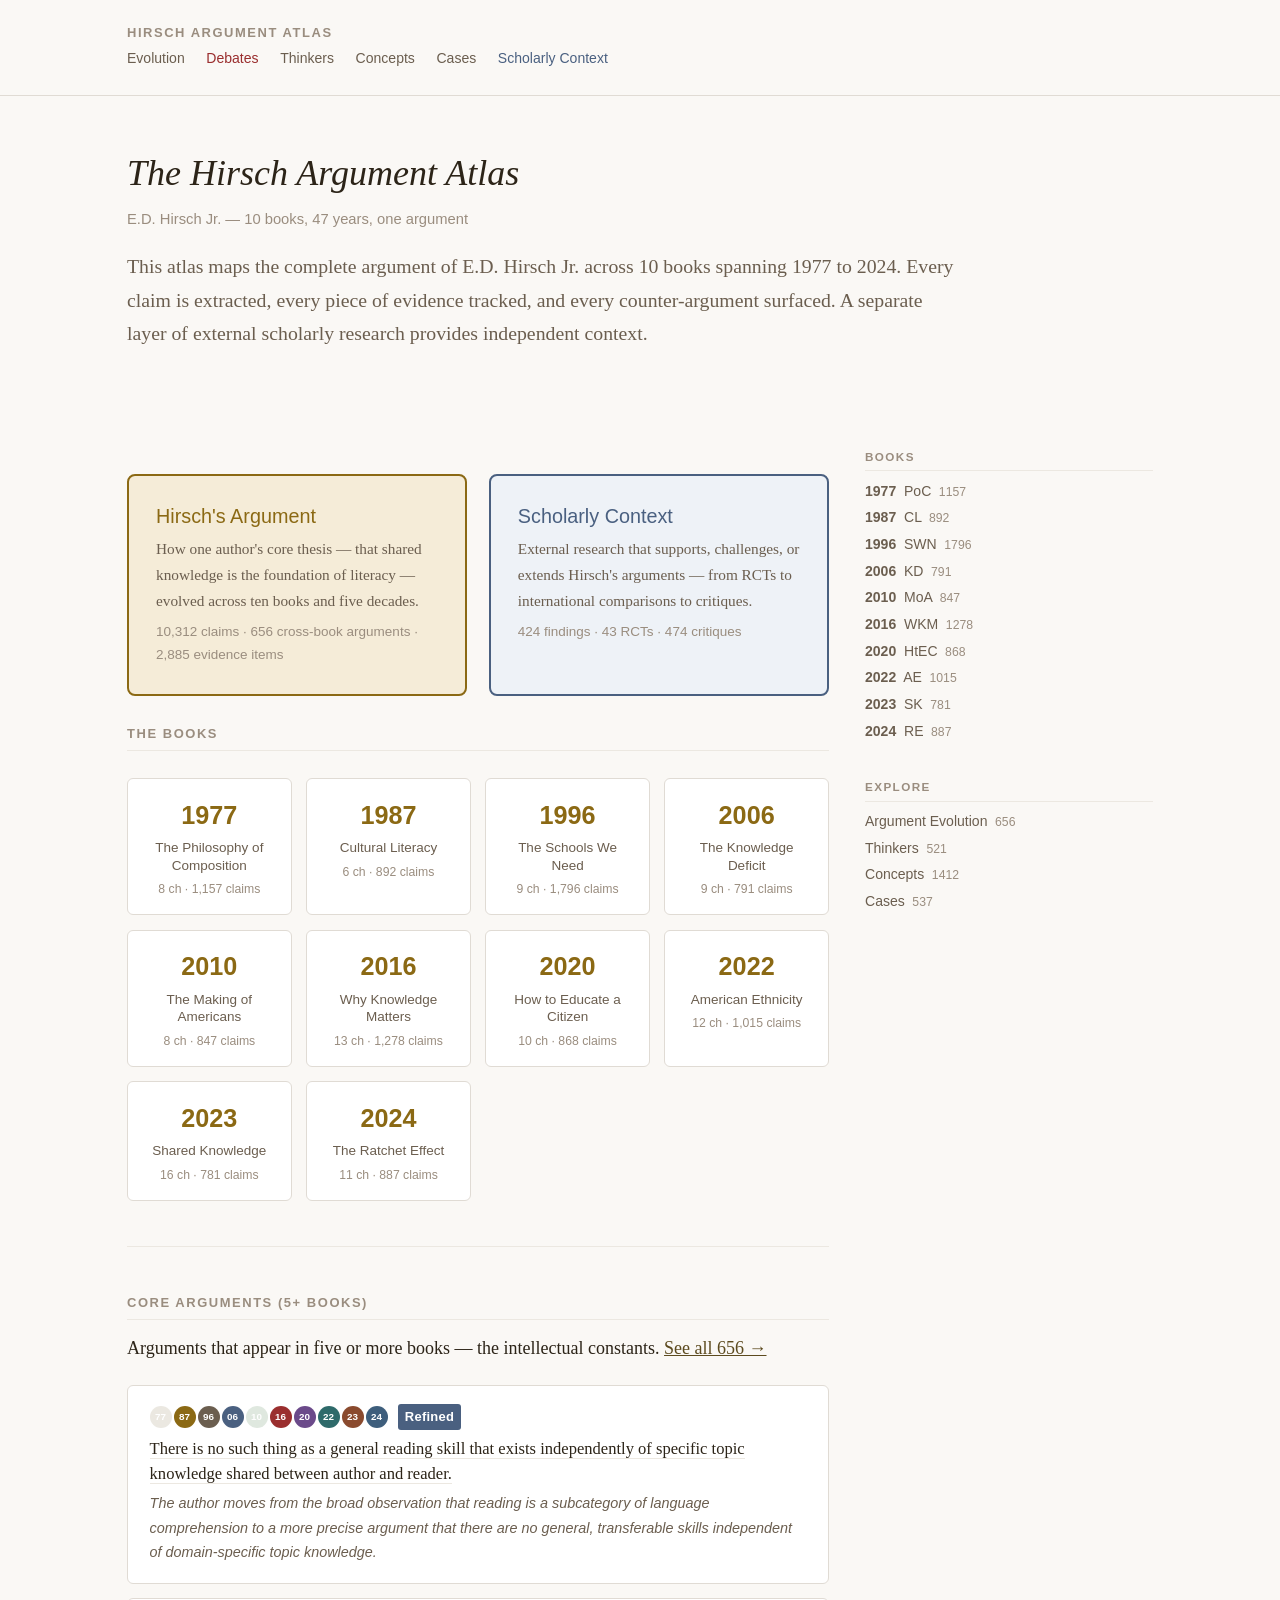
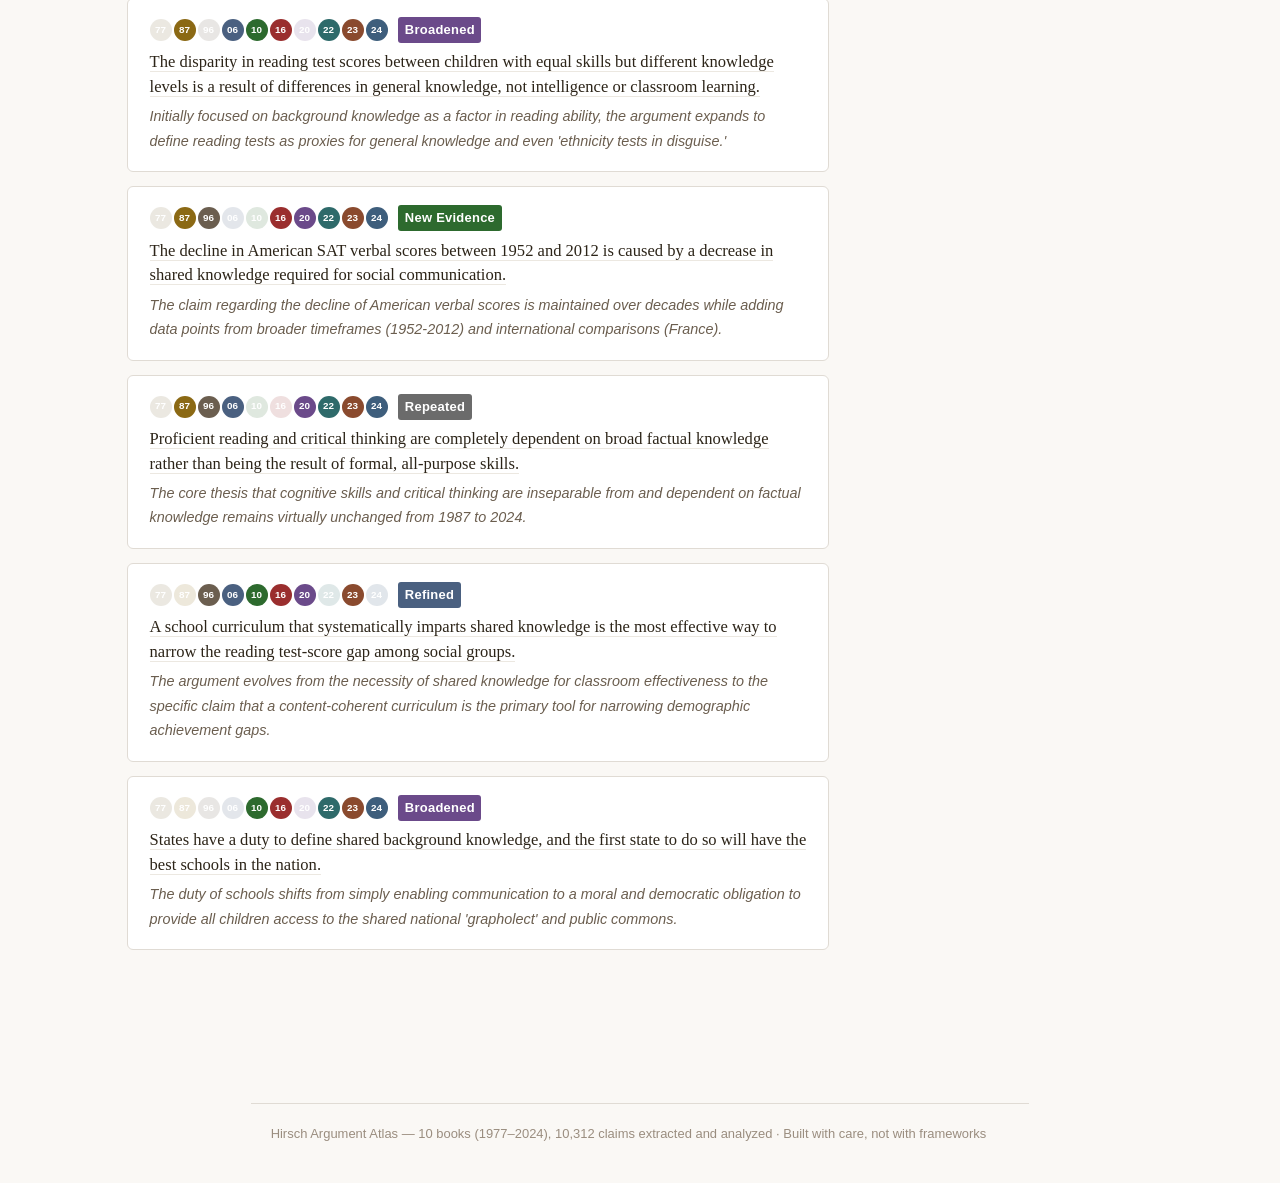
<file: site/index.html>
<!DOCTYPE html>
<html lang="en">
<head>
<meta charset="UTF-8">
<meta name="viewport" content="width=device-width, initial-scale=1.0">
<title>Complete Works (1977–2024) &mdash; Hirsch Argument Atlas</title>
<link rel="stylesheet" href="style.css">
<style>
/* ── Evolution & Timeline ── */
.evo-badge { display: inline-block; padding: 0.15em 0.5em; border-radius: 3px; color: #fff;
  font-family: var(--font-ui); font-size: 0.72rem; font-weight: 600; letter-spacing: 0.02em; }
.timeline-dots { display: inline-flex; gap: 2px; align-items: center; }
.book-dot { display: inline-flex; align-items: center; justify-content: center; width: 22px; height: 22px;
  border-radius: 50%; font-family: var(--font-ui); font-size: 0.55rem; font-weight: 700;
  color: #fff; transition: transform 0.15s; cursor: default; flex-shrink: 0; }
.book-dot:hover { transform: scale(1.3); z-index: 1; }

.evo-card { background: var(--bg-surface); border: 1px solid var(--border); border-radius: 6px;
  padding: 1em 1.2em; margin-bottom: 0.8em; }
.evo-card-header { display: flex; align-items: center; gap: 0.6em; flex-wrap: wrap; margin-bottom: 0.4em; }
.evo-card-claim { font-family: var(--font-body); font-size: 0.92rem; line-height: 1.5; color: var(--text); }
.evo-card-summary { font-family: var(--font-ui); font-size: 0.8rem; color: var(--text-secondary);
  margin-top: 0.3em; font-style: italic; }
.evo-card-members { margin-top: 0.5em; padding-left: 1em; border-left: 2px solid var(--border-light); }
.evo-card-member { font-family: var(--font-ui); font-size: 0.78rem; color: var(--text-secondary);
  padding: 0.15em 0; line-height: 1.4; }
.evo-card-member .member-book { font-weight: 600; color: var(--text); min-width: 4em; display: inline-block; }
.evo-card details summary { cursor: pointer; font-family: var(--font-ui); font-size: 0.78rem;
  color: var(--text-tertiary); }

/* ── Book timeline grid ── */
.book-timeline { display: grid; grid-template-columns: repeat(auto-fill, minmax(140px, 1fr));
  gap: 0.8em; margin: 1.5em 0; }
.book-tile { background: var(--bg-surface); border: 1px solid var(--border); border-radius: 6px;
  padding: 0.8em; text-align: center; text-decoration: none; color: var(--text); transition: border-color 0.15s; }
.book-tile:hover { border-color: var(--accent); }
.book-tile-year { font-family: var(--font-ui); font-size: 1.4rem; font-weight: 700; color: var(--accent); }
.book-tile-title { font-family: var(--font-ui); font-size: 0.75rem; color: var(--text-secondary);
  margin-top: 0.2em; line-height: 1.3; }
.book-tile-stats { font-family: var(--font-ui); font-size: 0.68rem; color: var(--text-tertiary);
  margin-top: 0.4em; }

/* ── Book page ── */
.book-header { margin-bottom: 1.5em; }
.book-header h1 { font-size: 1.6rem; }
.book-header .book-year { font-family: var(--font-ui); font-size: 1.1rem; color: var(--accent); font-weight: 600; }
.chapter-grid { display: grid; grid-template-columns: 1fr; gap: 0.6em; }

/* ── Filter bar ── */
.filter-bar { display: flex; gap: 0.4em; flex-wrap: wrap; margin: 1em 0; }
.filter-btn { font-family: var(--font-ui); font-size: 0.75rem; padding: 0.3em 0.7em;
  border: 1px solid var(--border); border-radius: 3px; background: var(--bg-surface);
  color: var(--text-secondary); cursor: pointer; transition: all 0.15s; }
.filter-btn:hover, .filter-btn.active { background: var(--accent); color: #fff; border-color: var(--accent); }

/* ── Corpus stats bar ── */
.corpus-stats { display: flex; flex-wrap: wrap; gap: 1.5em; margin: 1em 0; padding: 1em;
  background: var(--bg-aside); border-radius: 6px; }
.corpus-stat { text-align: center; }
.corpus-stat-number { font-family: var(--font-ui); font-size: 1.6rem; font-weight: 700; color: var(--accent); display: block; }
.corpus-stat-label { font-family: var(--font-ui); font-size: 0.7rem; color: var(--text-tertiary); }

/* ── Entity cards (multi-book) ── */
.entity-books { display: flex; gap: 3px; margin-top: 0.3em; flex-wrap: wrap; }
.entity-book-tag { font-family: var(--font-ui); font-size: 0.62rem; padding: 0.1em 0.35em;
  border-radius: 2px; background: var(--accent-light); color: var(--accent); font-weight: 600; }

/* ── External research (blue/cool layer) ── */
.ext-card { background: var(--bg-surface); border: 1px solid #c4d4e4; border-left: 3px solid #4a6080;
  border-radius: 6px; padding: 0.8em 1em; margin-bottom: 0.6em; }
.ext-card-text { font-size: 0.85rem; color: var(--text); line-height: 1.5; }
.ext-card-meta { display: flex; gap: 0.5em; flex-wrap: wrap; margin-top: 0.3em; align-items: center; }
.ext-badge { display: inline-block; padding: 0.1em 0.4em; border-radius: 2px;
  font-family: var(--font-ui); font-size: 0.65rem; font-weight: 600; }
.ext-badge-type { background: #eef2f7; color: #4a6080; }
.ext-badge-strength { background: #e8f5e8; color: #2d6a2e; }
.ext-badge-critique { background: #fdf0f0; color: #9a2e2e; }
.ext-provenance { font-family: var(--font-ui); font-size: 0.68rem; color: var(--text-tertiary);
  font-style: italic; padding: 0.5em 0; border-top: 1px solid var(--border-light); margin-top: 0.8em; }

/* ── Entry paths (landing page) ── */
.entry-paths { display: grid; grid-template-columns: 1fr 1fr; gap: 1.2em; margin: 1.5em 0; }
@media (max-width: 40em) { .entry-paths { grid-template-columns: 1fr; } }
.entry-path { display: block; padding: 1.5em; border-radius: 8px; text-decoration: none;
  transition: transform 0.15s, box-shadow 0.15s; }
.entry-path:hover { transform: translateY(-2px); box-shadow: 0 4px 12px rgba(0,0,0,0.08); }
.entry-path-hirsch { background: var(--accent-light); border: 2px solid var(--accent); color: var(--text); }
.entry-path-context { background: #eef2f7; border: 2px solid #4a6080; color: var(--text); }
.entry-path h2 { font-family: var(--font-ui); font-size: 1.1rem; margin-bottom: 0.3em; }
.entry-path-hirsch h2 { color: var(--accent); }
.entry-path-context h2 { color: #4a6080; }
.entry-path p { font-size: 0.85rem; color: var(--text-secondary); margin: 0; }
.entry-path .entry-stat { font-family: var(--font-ui); font-size: 0.75rem; color: var(--text-tertiary); margin-top: 0.5em; }

/* ── Topic section ── */
.topic-section { margin-bottom: 2em; }
.topic-header { display: flex; align-items: baseline; gap: 0.8em; margin-bottom: 0.5em; }
.topic-header h2 { font-size: 1.1rem; margin: 0; }
.topic-split { display: grid; grid-template-columns: 1fr 1fr; gap: 1.5em; }
@media (max-width: 50em) { .topic-split { grid-template-columns: 1fr; } }
.topic-col-label { font-family: var(--font-ui); font-size: 0.72rem; font-weight: 600;
  text-transform: uppercase; letter-spacing: 0.08em; margin-bottom: 0.5em; padding-bottom: 0.3em;
  border-bottom: 2px solid; }
.topic-col-hirsch .topic-col-label { color: var(--accent); border-color: var(--accent); }
.topic-col-ext .topic-col-label { color: #4a6080; border-color: #4a6080; }

/* ── Sidebar book list ── */
.sidebar-book { font-size: 0.78rem; }
.sidebar-book-year { font-weight: 600; min-width: 2.5em; display: inline-block; }
</style>

</head>
<body>
<header class="page-header">
  <div class="header-inner">
    <div class="site-title"><a href="index.html">Hirsch Argument Atlas</a></div>
    <nav class="header-nav">
      <a href="evolution.html">Evolution</a>
      <a href="debates.html" style="color:var(--counter)">Debates</a>
      <a href="thinkers.html">Thinkers</a>
      <a href="concepts.html">Concepts</a>
      <a href="cases.html">Cases</a>
      <a href="context.html" style="color:#4a6080">Scholarly Context</a>
    </nav>
    
  </div>
</header>

<div class="hero">
  <h1>The Hirsch Argument Atlas</h1>
  <div class="subtitle">E.D. Hirsch Jr. &mdash; 10 books, 47 years, one argument</div>
  <p class="thesis">
    This atlas maps the complete argument of E.D. Hirsch Jr. across 10 books spanning 1977 to 2024.
    Every claim is extracted, every piece of evidence tracked, and every counter-argument surfaced.
    A separate layer of external scholarly research provides independent context.
  </p>
</div>

<div class="main-grid">
<main class="content">

  <div class="entry-paths">
    <a class="entry-path entry-path-hirsch" href="evolution.html">
      <h2>Hirsch's Argument</h2>
      <p>How one author's core thesis &mdash; that shared knowledge is the foundation of literacy &mdash;
      evolved across ten books and five decades.</p>
      <div class="entry-stat">10,312 claims &middot; 656 cross-book arguments &middot; 2,885 evidence items</div>
    </a>
    <a class="entry-path entry-path-context" href="context.html">
  <h2>Scholarly Context</h2>
  <p>External research that supports, challenges, or extends Hirsch's arguments &mdash;
  from RCTs to international comparisons to critiques.</p>
  <div class="entry-stat">424 findings &middot; 43 RCTs &middot; 474 critiques</div>
</a>
  </div>

  <div class="section">
    <div class="section-label">The Books</div>
    <div class="book-timeline"><a class="book-tile" href="books/poc.html">
  <div class="book-tile-year">1977</div>
  <div class="book-tile-title">The Philosophy of Composition</div>
  <div class="book-tile-stats">8 ch &middot; 1,157 claims</div>
</a>
<a class="book-tile" href="books/cl.html">
  <div class="book-tile-year">1987</div>
  <div class="book-tile-title">Cultural Literacy</div>
  <div class="book-tile-stats">6 ch &middot; 892 claims</div>
</a>
<a class="book-tile" href="books/swn.html">
  <div class="book-tile-year">1996</div>
  <div class="book-tile-title">The Schools We Need</div>
  <div class="book-tile-stats">9 ch &middot; 1,796 claims</div>
</a>
<a class="book-tile" href="books/kd.html">
  <div class="book-tile-year">2006</div>
  <div class="book-tile-title">The Knowledge Deficit</div>
  <div class="book-tile-stats">9 ch &middot; 791 claims</div>
</a>
<a class="book-tile" href="books/the-making-of-americans.html">
  <div class="book-tile-year">2010</div>
  <div class="book-tile-title">The Making of Americans</div>
  <div class="book-tile-stats">8 ch &middot; 847 claims</div>
</a>
<a class="book-tile" href="books/wkm.html">
  <div class="book-tile-year">2016</div>
  <div class="book-tile-title">Why Knowledge Matters</div>
  <div class="book-tile-stats">13 ch &middot; 1,278 claims</div>
</a>
<a class="book-tile" href="books/how-to-educate-a-citizen.html">
  <div class="book-tile-year">2020</div>
  <div class="book-tile-title">How to Educate a Citizen</div>
  <div class="book-tile-stats">10 ch &middot; 868 claims</div>
</a>
<a class="book-tile" href="books/ae.html">
  <div class="book-tile-year">2022</div>
  <div class="book-tile-title">American Ethnicity</div>
  <div class="book-tile-stats">12 ch &middot; 1,015 claims</div>
</a>
<a class="book-tile" href="books/sk.html">
  <div class="book-tile-year">2023</div>
  <div class="book-tile-title">Shared Knowledge</div>
  <div class="book-tile-stats">16 ch &middot; 781 claims</div>
</a>
<a class="book-tile" href="books/re.html">
  <div class="book-tile-year">2024</div>
  <div class="book-tile-title">The Ratchet Effect</div>
  <div class="book-tile-stats">11 ch &middot; 887 claims</div>
</a>
</div>
  </div>

  <hr class="section-break">

  <div class="section">
    <div class="section-label">Core Arguments (5+ books)</div>
    <p>Arguments that appear in five or more books &mdash; the intellectual constants.
    <a href="evolution.html">See all 656 &rarr;</a></p>
    <div class="evo-card">
  <div class="evo-card-header">
    <span class="timeline-dots"><span class="book-dot" style="background:#7c6a3e;opacity:0.15" title="PoC (1977)">77</span><span class="book-dot" style="background:#8b6914;opacity:1" title="CL (1987)">87</span><span class="book-dot" style="background:#6b5e4f;opacity:1" title="SWN (1996)">96</span><span class="book-dot" style="background:#4a6080;opacity:1" title="KD (2006)">06</span><span class="book-dot" style="background:#2d6a2e;opacity:0.15" title="MoA (2010)">10</span><span class="book-dot" style="background:#9a2e2e;opacity:1" title="WKM (2016)">16</span><span class="book-dot" style="background:#6b4a8a;opacity:1" title="HtEC (2020)">20</span><span class="book-dot" style="background:#2e6a6a;opacity:1" title="AE (2022)">22</span><span class="book-dot" style="background:#8a4a2e;opacity:1" title="SK (2023)">23</span><span class="book-dot" style="background:#3e5e7c;opacity:1" title="RE (2024)">24</span></span>
    <span class="evo-badge" style="background:#4a6080">Refined</span>
  </div>
  <div class="evo-card-claim"><a href="claim.html#sk:ch12_C21" style="color:inherit;text-decoration:none;border-bottom:1px solid var(--border-light)">There is no such thing as a general reading skill that exists independently of specific topic knowledge shared between author and reader.</a></div>
  <div class="evo-card-summary">The author moves from the broad observation that reading is a subcategory of language comprehension to a more precise argument that there are no general, transferable skills independent of domain-specific topic knowledge.</div>
</div>
<div class="evo-card">
  <div class="evo-card-header">
    <span class="timeline-dots"><span class="book-dot" style="background:#7c6a3e;opacity:0.15" title="PoC (1977)">77</span><span class="book-dot" style="background:#8b6914;opacity:1" title="CL (1987)">87</span><span class="book-dot" style="background:#6b5e4f;opacity:0.15" title="SWN (1996)">96</span><span class="book-dot" style="background:#4a6080;opacity:1" title="KD (2006)">06</span><span class="book-dot" style="background:#2d6a2e;opacity:1" title="MoA (2010)">10</span><span class="book-dot" style="background:#9a2e2e;opacity:1" title="WKM (2016)">16</span><span class="book-dot" style="background:#6b4a8a;opacity:0.15" title="HtEC (2020)">20</span><span class="book-dot" style="background:#2e6a6a;opacity:1" title="AE (2022)">22</span><span class="book-dot" style="background:#8a4a2e;opacity:1" title="SK (2023)">23</span><span class="book-dot" style="background:#3e5e7c;opacity:1" title="RE (2024)">24</span></span>
    <span class="evo-badge" style="background:#6b4a8a">Broadened</span>
  </div>
  <div class="evo-card-claim"><a href="claim.html#kd:ch6_C26" style="color:inherit;text-decoration:none;border-bottom:1px solid var(--border-light)">The disparity in reading test scores between children with equal skills but different knowledge levels is a result of differences in general knowledge, not intelligence or classroom learning.</a></div>
  <div class="evo-card-summary">Initially focused on background knowledge as a factor in reading ability, the argument expands to define reading tests as proxies for general knowledge and even &#x27;ethnicity tests in disguise.&#x27;</div>
</div>
<div class="evo-card">
  <div class="evo-card-header">
    <span class="timeline-dots"><span class="book-dot" style="background:#7c6a3e;opacity:0.15" title="PoC (1977)">77</span><span class="book-dot" style="background:#8b6914;opacity:1" title="CL (1987)">87</span><span class="book-dot" style="background:#6b5e4f;opacity:1" title="SWN (1996)">96</span><span class="book-dot" style="background:#4a6080;opacity:0.15" title="KD (2006)">06</span><span class="book-dot" style="background:#2d6a2e;opacity:0.15" title="MoA (2010)">10</span><span class="book-dot" style="background:#9a2e2e;opacity:1" title="WKM (2016)">16</span><span class="book-dot" style="background:#6b4a8a;opacity:1" title="HtEC (2020)">20</span><span class="book-dot" style="background:#2e6a6a;opacity:1" title="AE (2022)">22</span><span class="book-dot" style="background:#8a4a2e;opacity:1" title="SK (2023)">23</span><span class="book-dot" style="background:#3e5e7c;opacity:1" title="RE (2024)">24</span></span>
    <span class="evo-badge" style="background:#2d6a2e">New Evidence</span>
  </div>
  <div class="evo-card-claim"><a href="claim.html#how-to-educate-a-citizen:ch8_C37" style="color:inherit;text-decoration:none;border-bottom:1px solid var(--border-light)">The decline in American SAT verbal scores between 1952 and 2012 is caused by a decrease in shared knowledge required for social communication.</a></div>
  <div class="evo-card-summary">The claim regarding the decline of American verbal scores is maintained over decades while adding data points from broader timeframes (1952-2012) and international comparisons (France).</div>
</div>
<div class="evo-card">
  <div class="evo-card-header">
    <span class="timeline-dots"><span class="book-dot" style="background:#7c6a3e;opacity:0.15" title="PoC (1977)">77</span><span class="book-dot" style="background:#8b6914;opacity:1" title="CL (1987)">87</span><span class="book-dot" style="background:#6b5e4f;opacity:1" title="SWN (1996)">96</span><span class="book-dot" style="background:#4a6080;opacity:1" title="KD (2006)">06</span><span class="book-dot" style="background:#2d6a2e;opacity:0.15" title="MoA (2010)">10</span><span class="book-dot" style="background:#9a2e2e;opacity:0.15" title="WKM (2016)">16</span><span class="book-dot" style="background:#6b4a8a;opacity:1" title="HtEC (2020)">20</span><span class="book-dot" style="background:#2e6a6a;opacity:1" title="AE (2022)">22</span><span class="book-dot" style="background:#8a4a2e;opacity:1" title="SK (2023)">23</span><span class="book-dot" style="background:#3e5e7c;opacity:1" title="RE (2024)">24</span></span>
    <span class="evo-badge" style="background:#6b6b6b">Repeated</span>
  </div>
  <div class="evo-card-claim"><a href="claim.html#kd:ch1_C54" style="color:inherit;text-decoration:none;border-bottom:1px solid var(--border-light)">Proficient reading and critical thinking are completely dependent on broad factual knowledge rather than being the result of formal, all-purpose skills.</a></div>
  <div class="evo-card-summary">The core thesis that cognitive skills and critical thinking are inseparable from and dependent on factual knowledge remains virtually unchanged from 1987 to 2024.</div>
</div>
<div class="evo-card">
  <div class="evo-card-header">
    <span class="timeline-dots"><span class="book-dot" style="background:#7c6a3e;opacity:0.15" title="PoC (1977)">77</span><span class="book-dot" style="background:#8b6914;opacity:0.15" title="CL (1987)">87</span><span class="book-dot" style="background:#6b5e4f;opacity:1" title="SWN (1996)">96</span><span class="book-dot" style="background:#4a6080;opacity:1" title="KD (2006)">06</span><span class="book-dot" style="background:#2d6a2e;opacity:1" title="MoA (2010)">10</span><span class="book-dot" style="background:#9a2e2e;opacity:1" title="WKM (2016)">16</span><span class="book-dot" style="background:#6b4a8a;opacity:1" title="HtEC (2020)">20</span><span class="book-dot" style="background:#2e6a6a;opacity:0.15" title="AE (2022)">22</span><span class="book-dot" style="background:#8a4a2e;opacity:1" title="SK (2023)">23</span><span class="book-dot" style="background:#3e5e7c;opacity:0.15" title="RE (2024)">24</span></span>
    <span class="evo-badge" style="background:#4a6080">Refined</span>
  </div>
  <div class="evo-card-claim"><a href="claim.html#how-to-educate-a-citizen:ch6_C35" style="color:inherit;text-decoration:none;border-bottom:1px solid var(--border-light)">A school curriculum that systematically imparts shared knowledge is the most effective way to narrow the reading test-score gap among social groups.</a></div>
  <div class="evo-card-summary">The argument evolves from the necessity of shared knowledge for classroom effectiveness to the specific claim that a content-coherent curriculum is the primary tool for narrowing demographic achievement gaps.</div>
</div>
<div class="evo-card">
  <div class="evo-card-header">
    <span class="timeline-dots"><span class="book-dot" style="background:#7c6a3e;opacity:0.15" title="PoC (1977)">77</span><span class="book-dot" style="background:#8b6914;opacity:0.15" title="CL (1987)">87</span><span class="book-dot" style="background:#6b5e4f;opacity:0.15" title="SWN (1996)">96</span><span class="book-dot" style="background:#4a6080;opacity:0.15" title="KD (2006)">06</span><span class="book-dot" style="background:#2d6a2e;opacity:1" title="MoA (2010)">10</span><span class="book-dot" style="background:#9a2e2e;opacity:1" title="WKM (2016)">16</span><span class="book-dot" style="background:#6b4a8a;opacity:0.15" title="HtEC (2020)">20</span><span class="book-dot" style="background:#2e6a6a;opacity:1" title="AE (2022)">22</span><span class="book-dot" style="background:#8a4a2e;opacity:1" title="SK (2023)">23</span><span class="book-dot" style="background:#3e5e7c;opacity:1" title="RE (2024)">24</span></span>
    <span class="evo-badge" style="background:#6b4a8a">Broadened</span>
  </div>
  <div class="evo-card-claim"><a href="claim.html#re:ch6_C57" style="color:inherit;text-decoration:none;border-bottom:1px solid var(--border-light)">States have a duty to define shared background knowledge, and the first state to do so will have the best schools in the nation.</a></div>
  <div class="evo-card-summary">The duty of schools shifts from simply enabling communication to a moral and democratic obligation to provide all children access to the shared national &#x27;grapholect&#x27; and public commons.</div>
</div>

  </div>

</main>
<aside class="sidebar">
  <div class="sidebar-section">
    <div class="sidebar-heading">Books</div>
    <a class="sidebar-link" href="books/poc.html"><span class="sidebar-book-year">1977</span> PoC <span class="sidebar-count">1157</span></a><a class="sidebar-link" href="books/cl.html"><span class="sidebar-book-year">1987</span> CL <span class="sidebar-count">892</span></a><a class="sidebar-link" href="books/swn.html"><span class="sidebar-book-year">1996</span> SWN <span class="sidebar-count">1796</span></a><a class="sidebar-link" href="books/kd.html"><span class="sidebar-book-year">2006</span> KD <span class="sidebar-count">791</span></a><a class="sidebar-link" href="books/the-making-of-americans.html"><span class="sidebar-book-year">2010</span> MoA <span class="sidebar-count">847</span></a><a class="sidebar-link" href="books/wkm.html"><span class="sidebar-book-year">2016</span> WKM <span class="sidebar-count">1278</span></a><a class="sidebar-link" href="books/how-to-educate-a-citizen.html"><span class="sidebar-book-year">2020</span> HtEC <span class="sidebar-count">868</span></a><a class="sidebar-link" href="books/ae.html"><span class="sidebar-book-year">2022</span> AE <span class="sidebar-count">1015</span></a><a class="sidebar-link" href="books/sk.html"><span class="sidebar-book-year">2023</span> SK <span class="sidebar-count">781</span></a><a class="sidebar-link" href="books/re.html"><span class="sidebar-book-year">2024</span> RE <span class="sidebar-count">887</span></a>
  </div>
  <div class="sidebar-section">
    <div class="sidebar-heading">Explore</div>
    <a class="sidebar-link" href="evolution.html">Argument Evolution <span class="sidebar-count">656</span></a>
    <a class="sidebar-link" href="thinkers.html">Thinkers <span class="sidebar-count">521</span></a>
    <a class="sidebar-link" href="concepts.html">Concepts <span class="sidebar-count">1412</span></a>
    <a class="sidebar-link" href="cases.html">Cases <span class="sidebar-count">537</span></a>
  </div>
</aside>
</div>

<footer class="page-footer">
  Hirsch Argument Atlas &mdash; 10 books (1977&ndash;2024), 10,312 claims extracted and analyzed
  &middot; Built with care, not with frameworks
</footer>
</body>
</html>
</file>
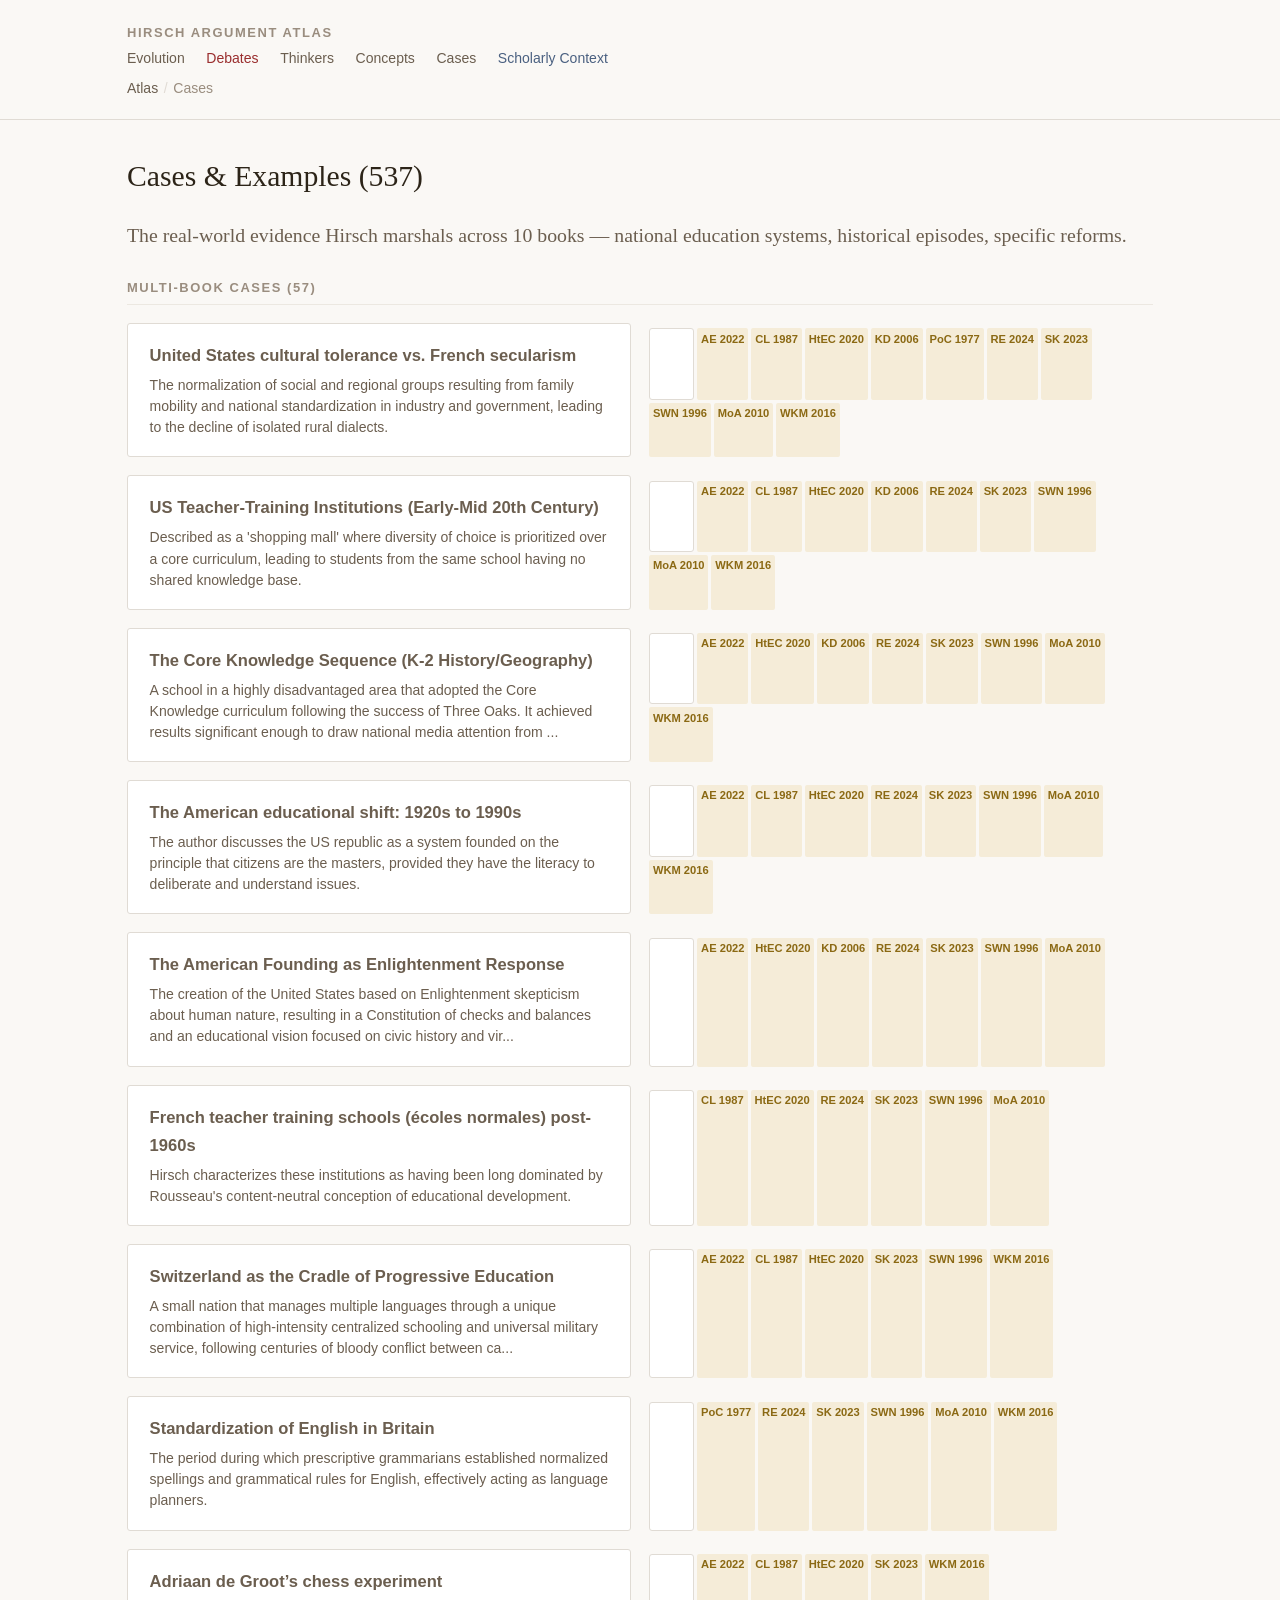
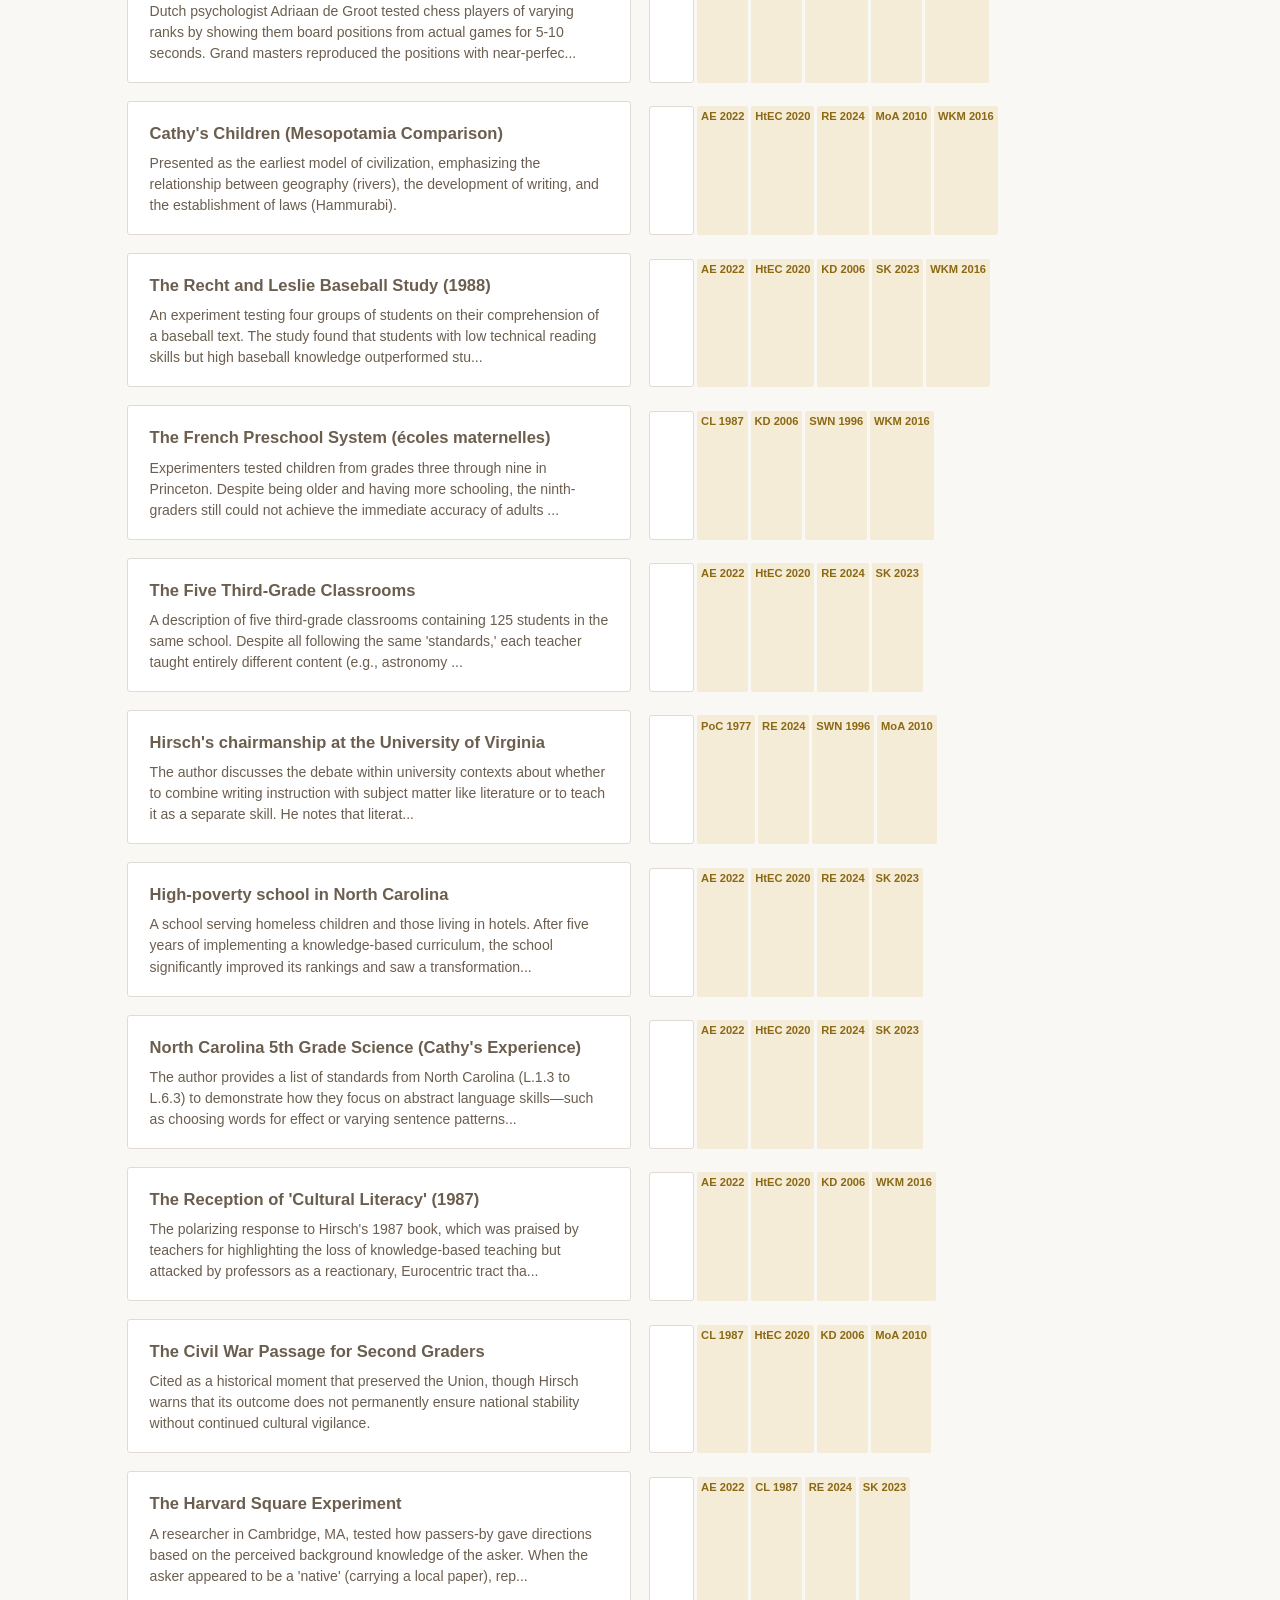
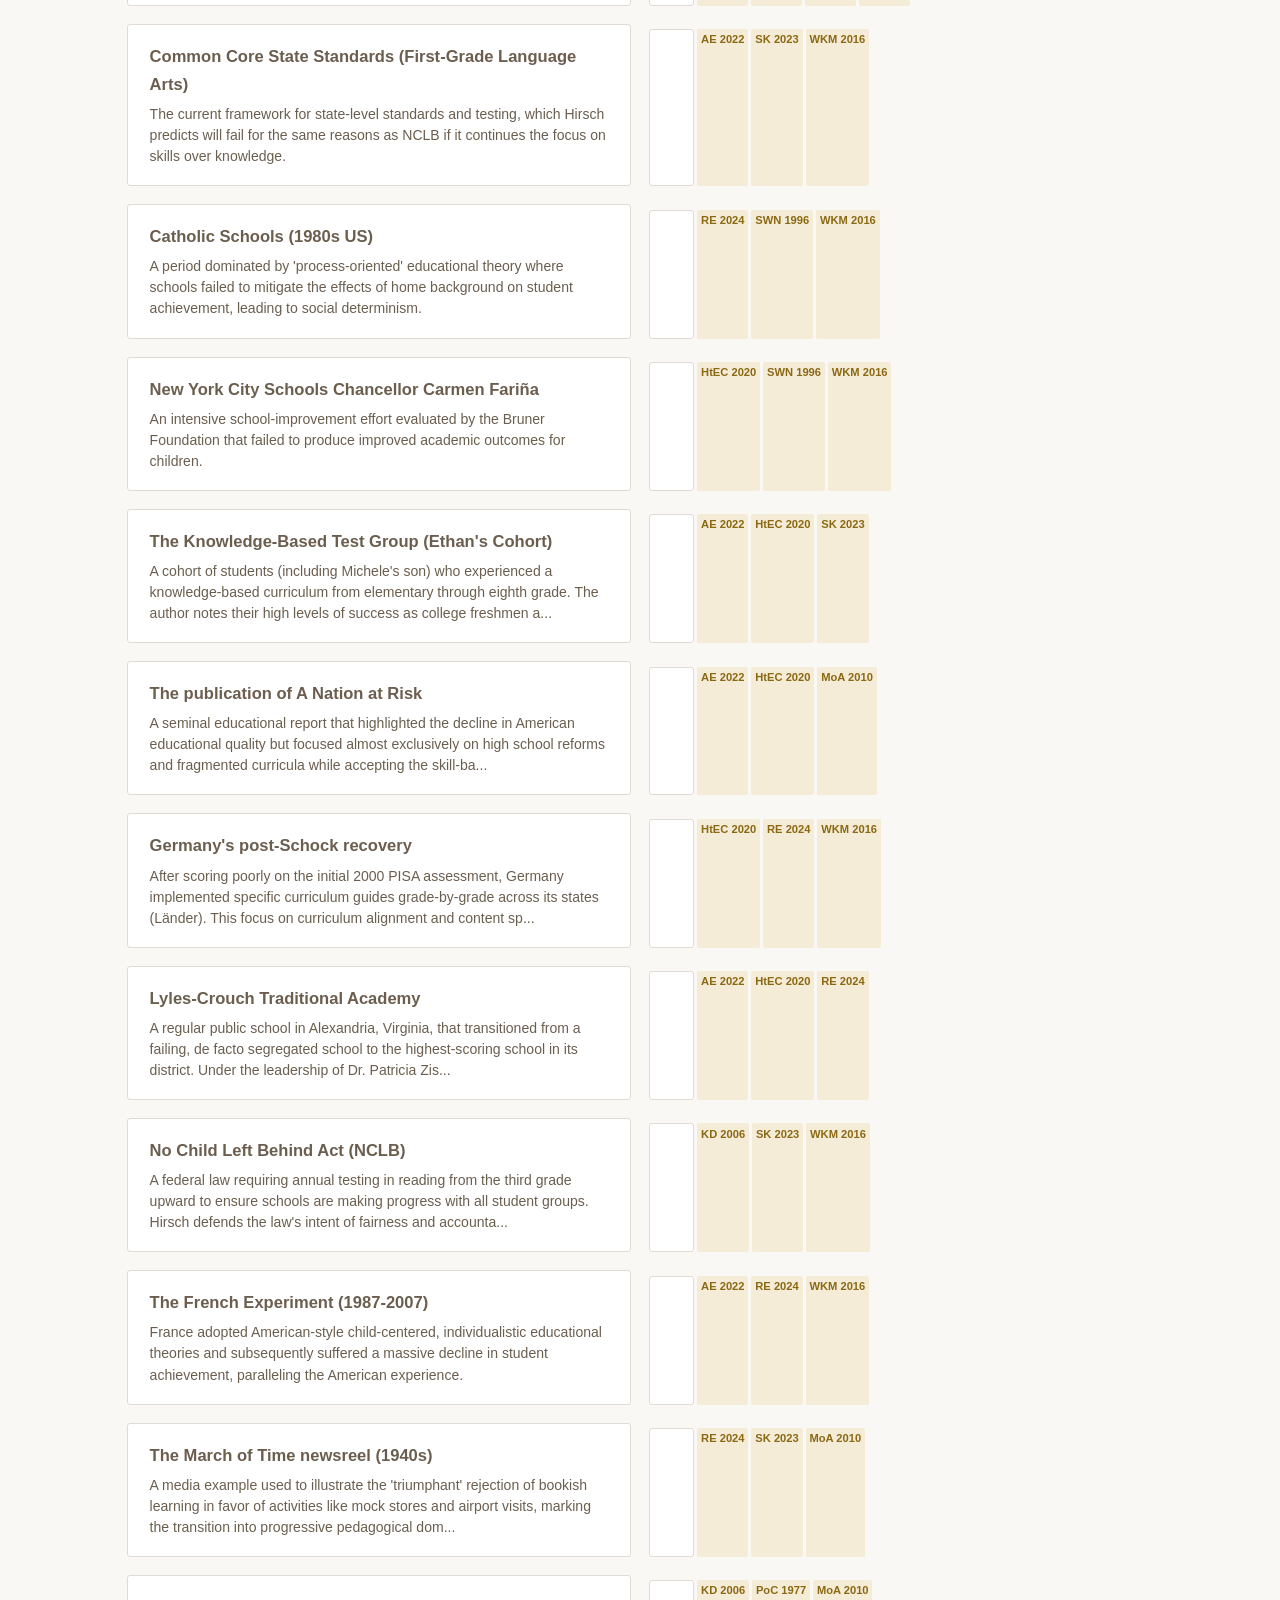
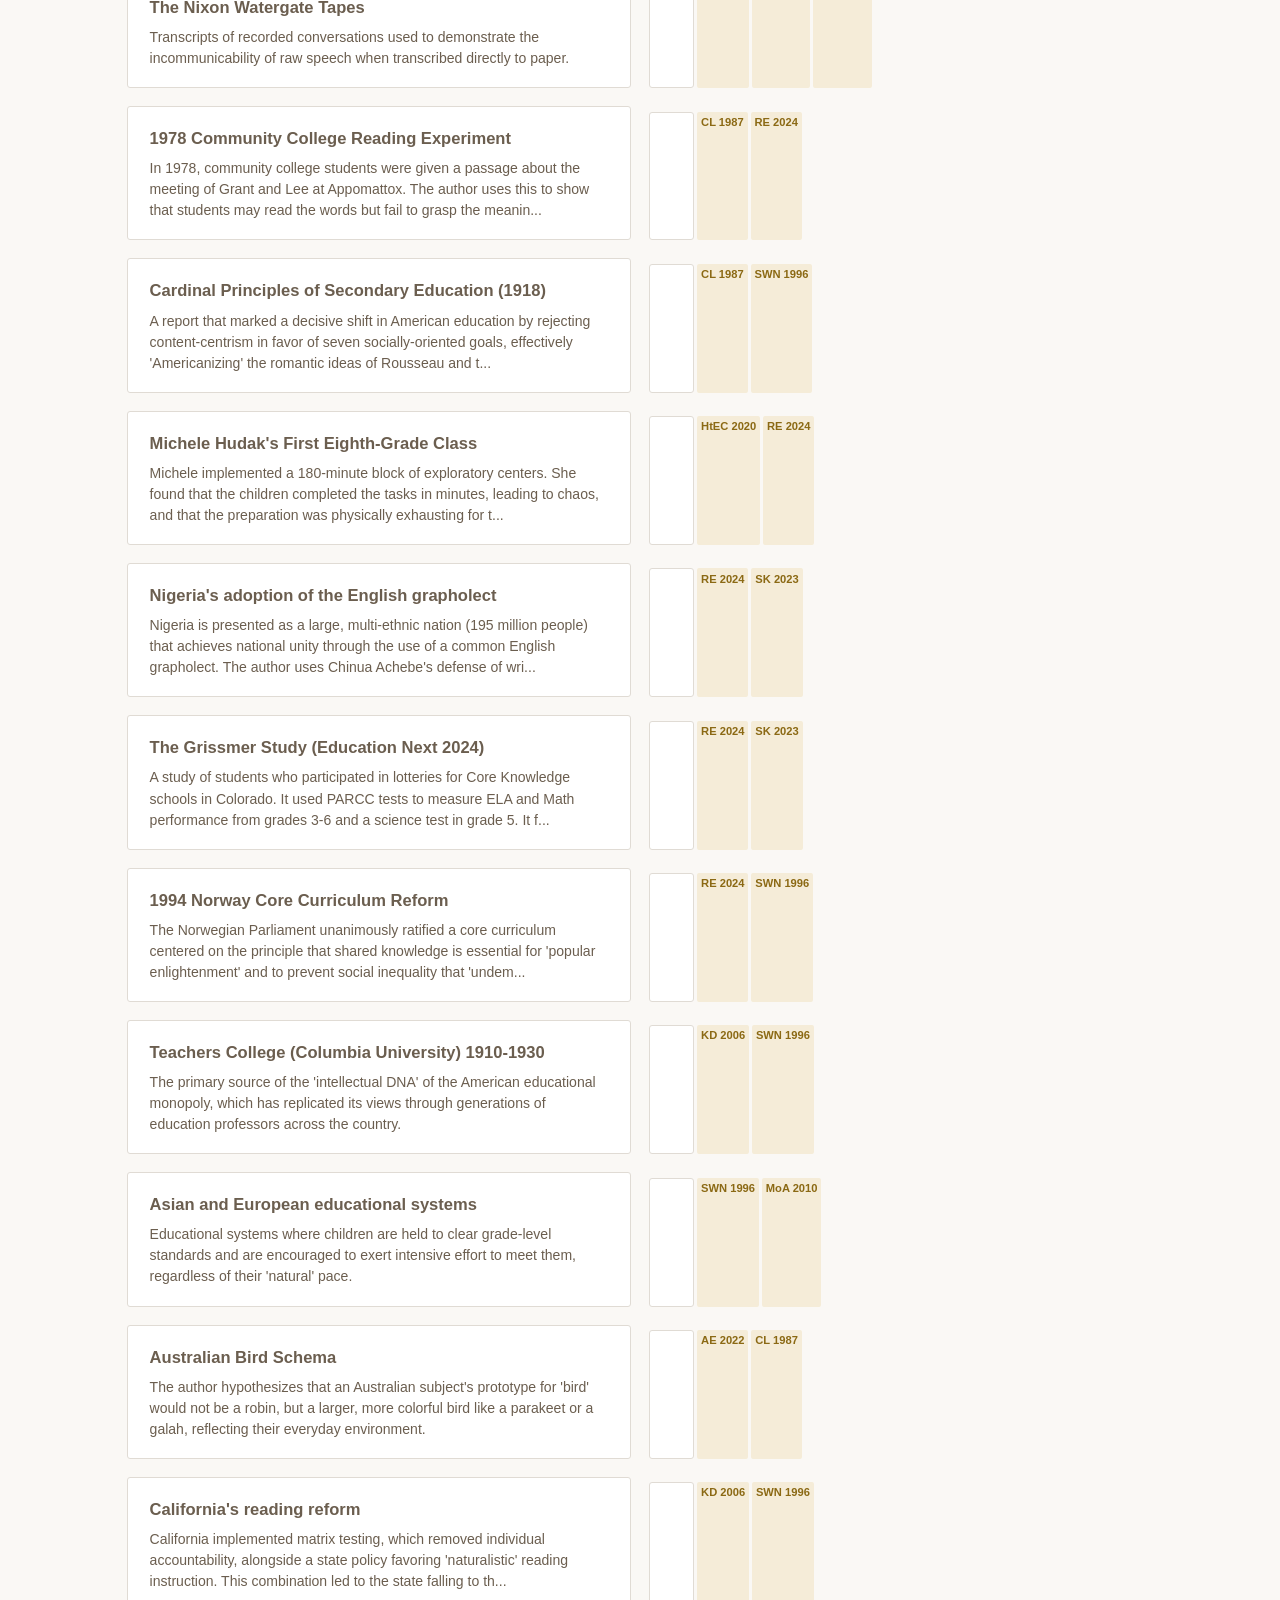
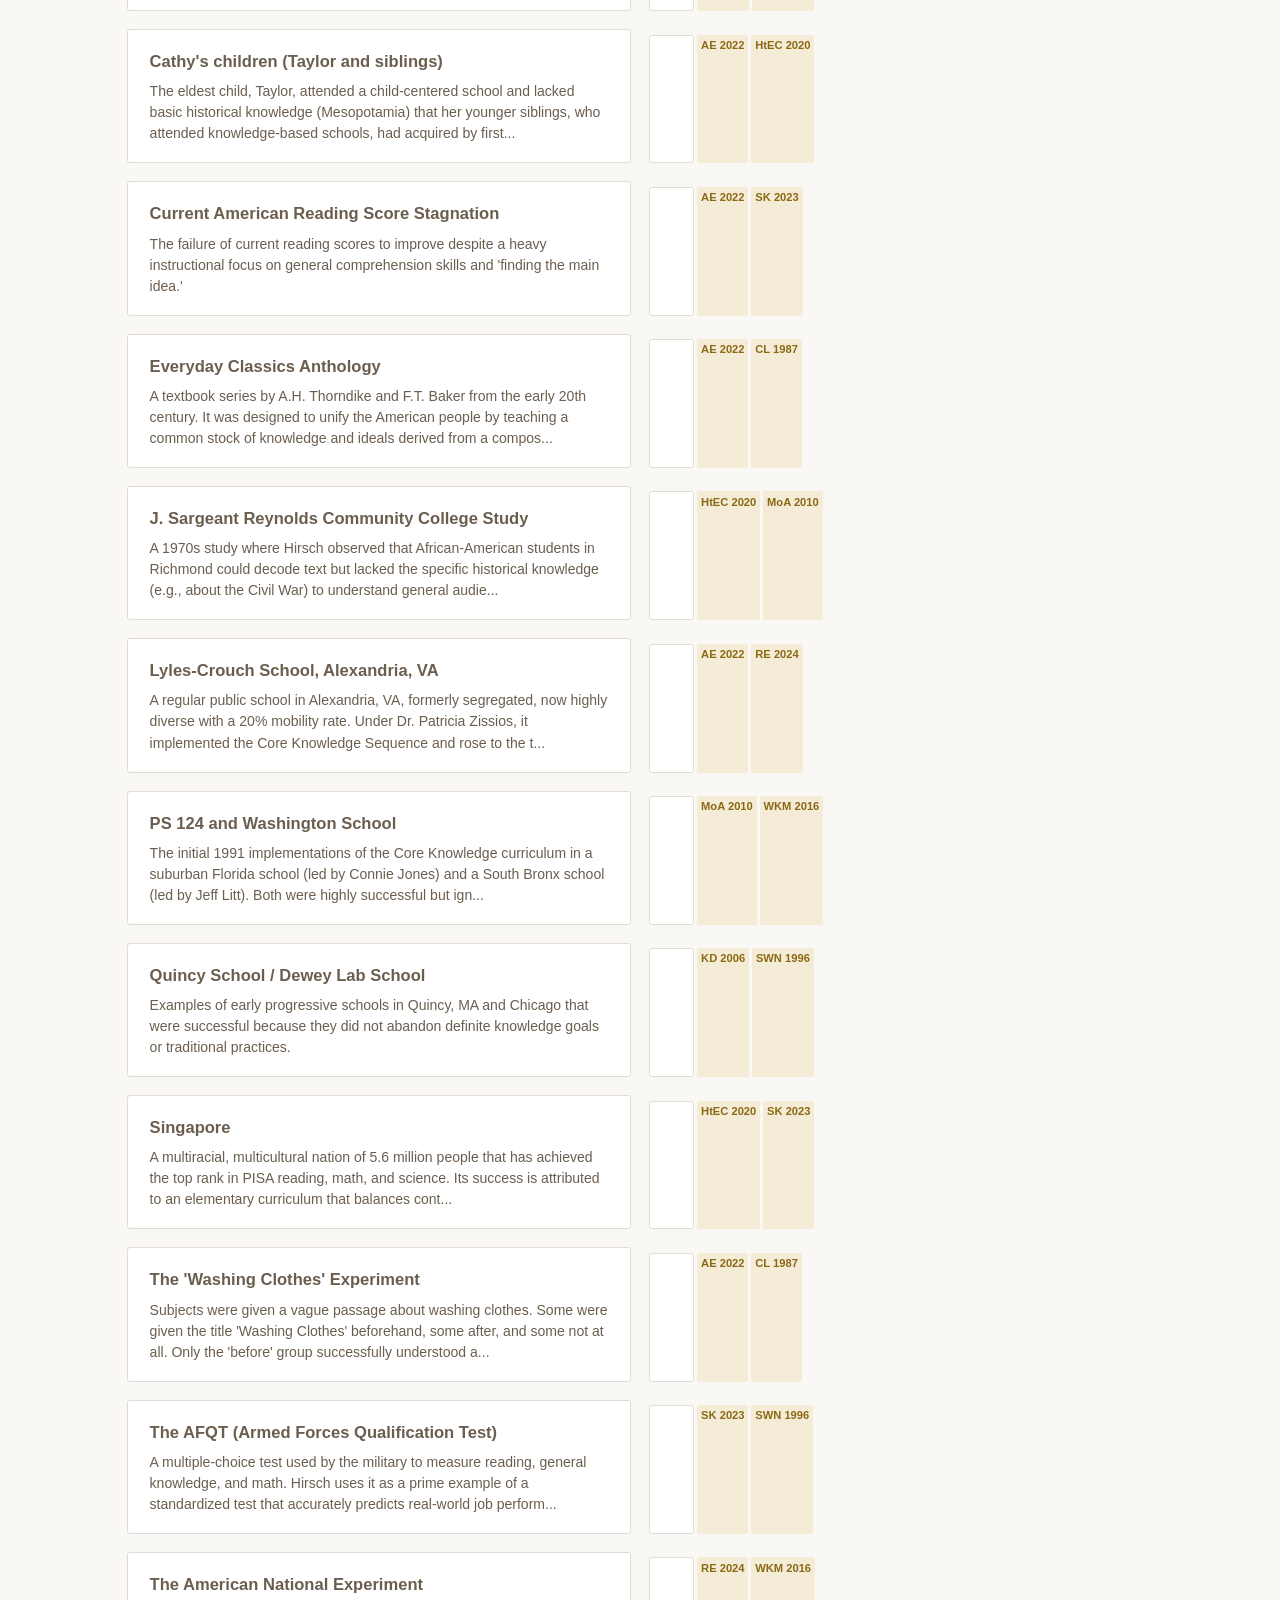
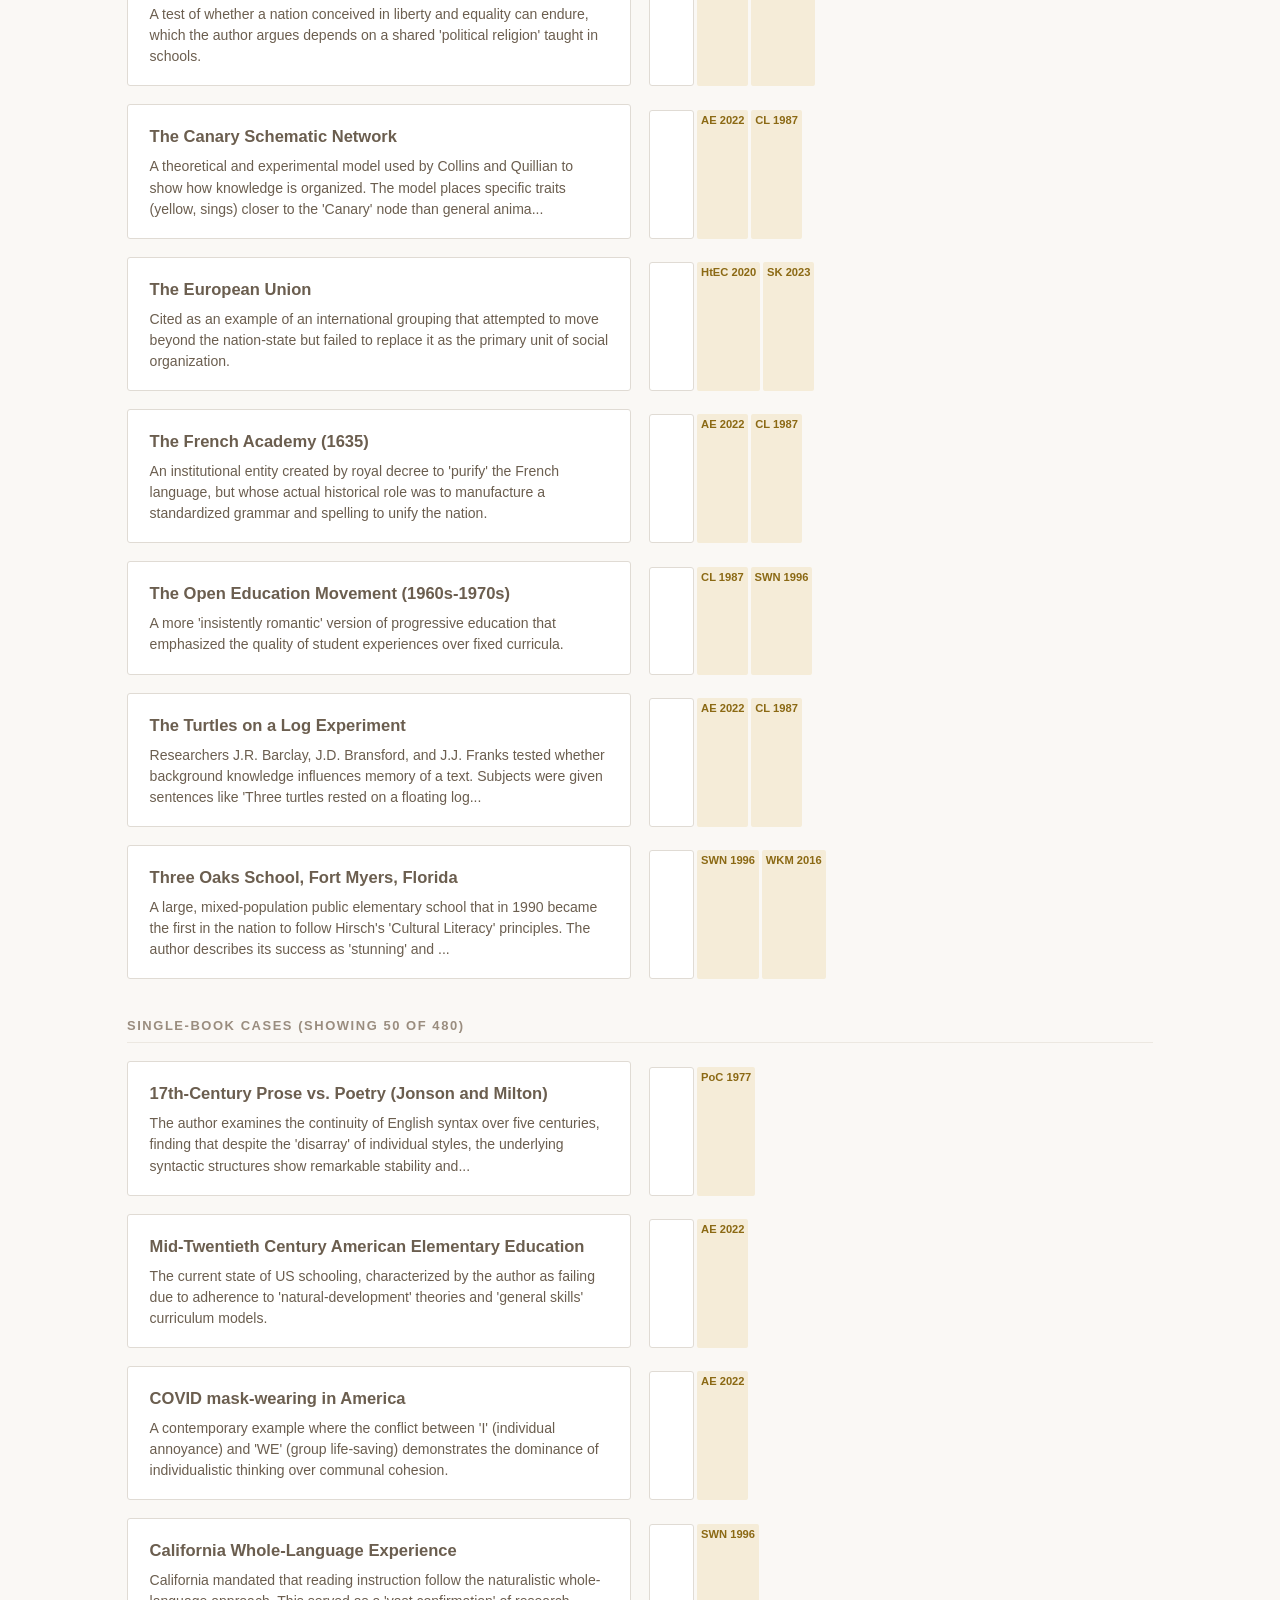
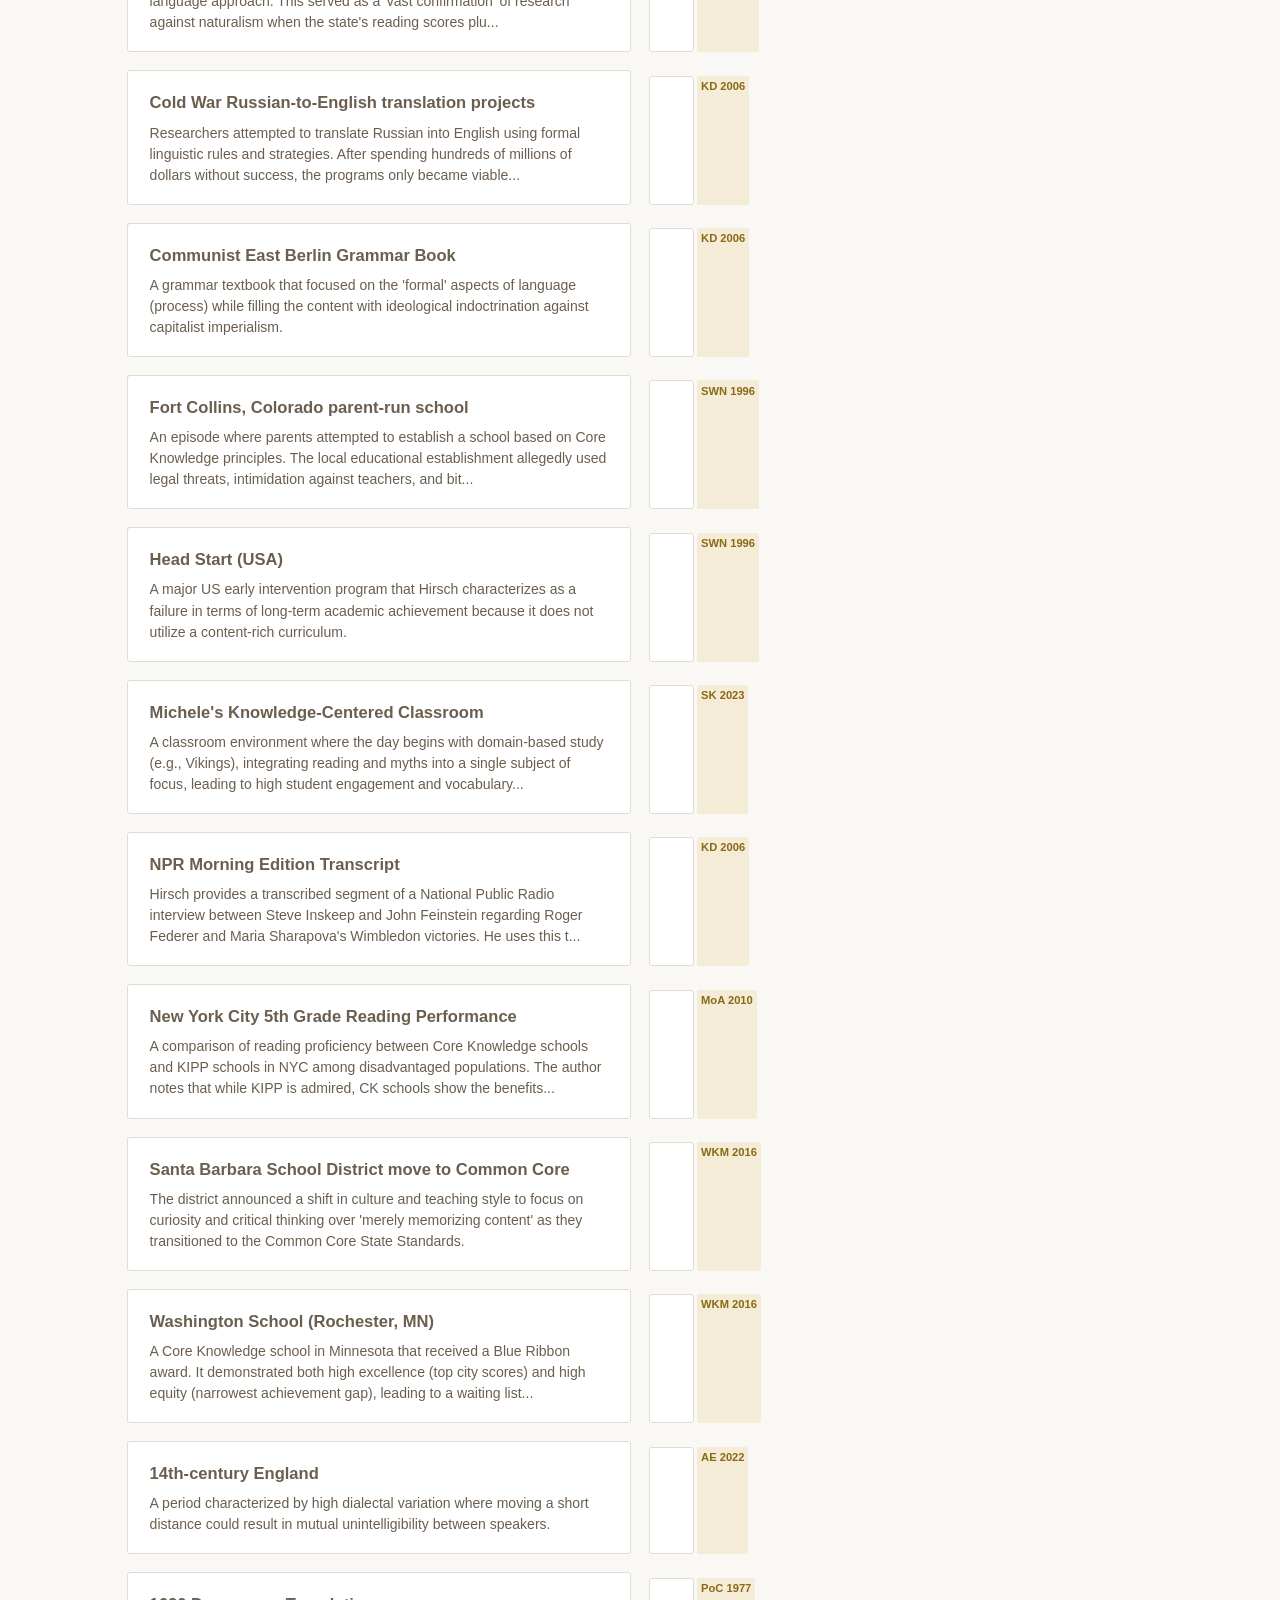
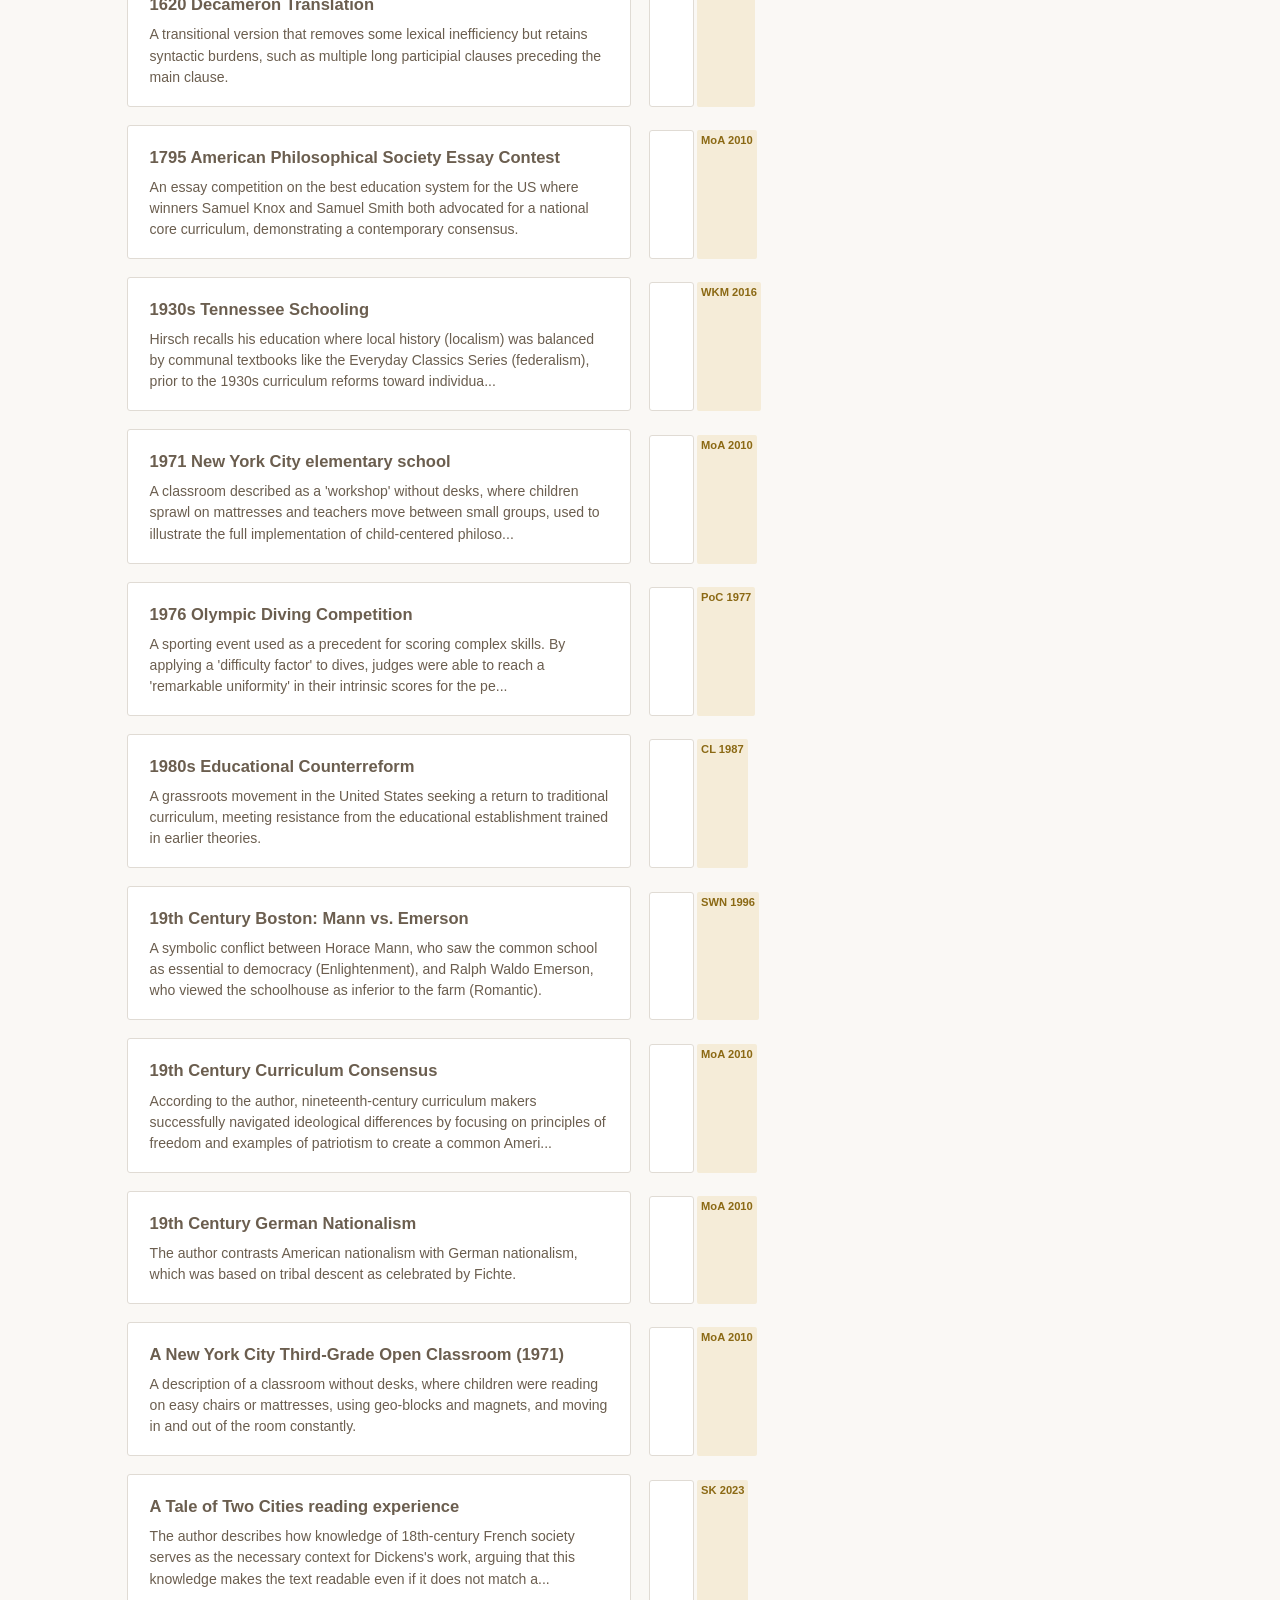
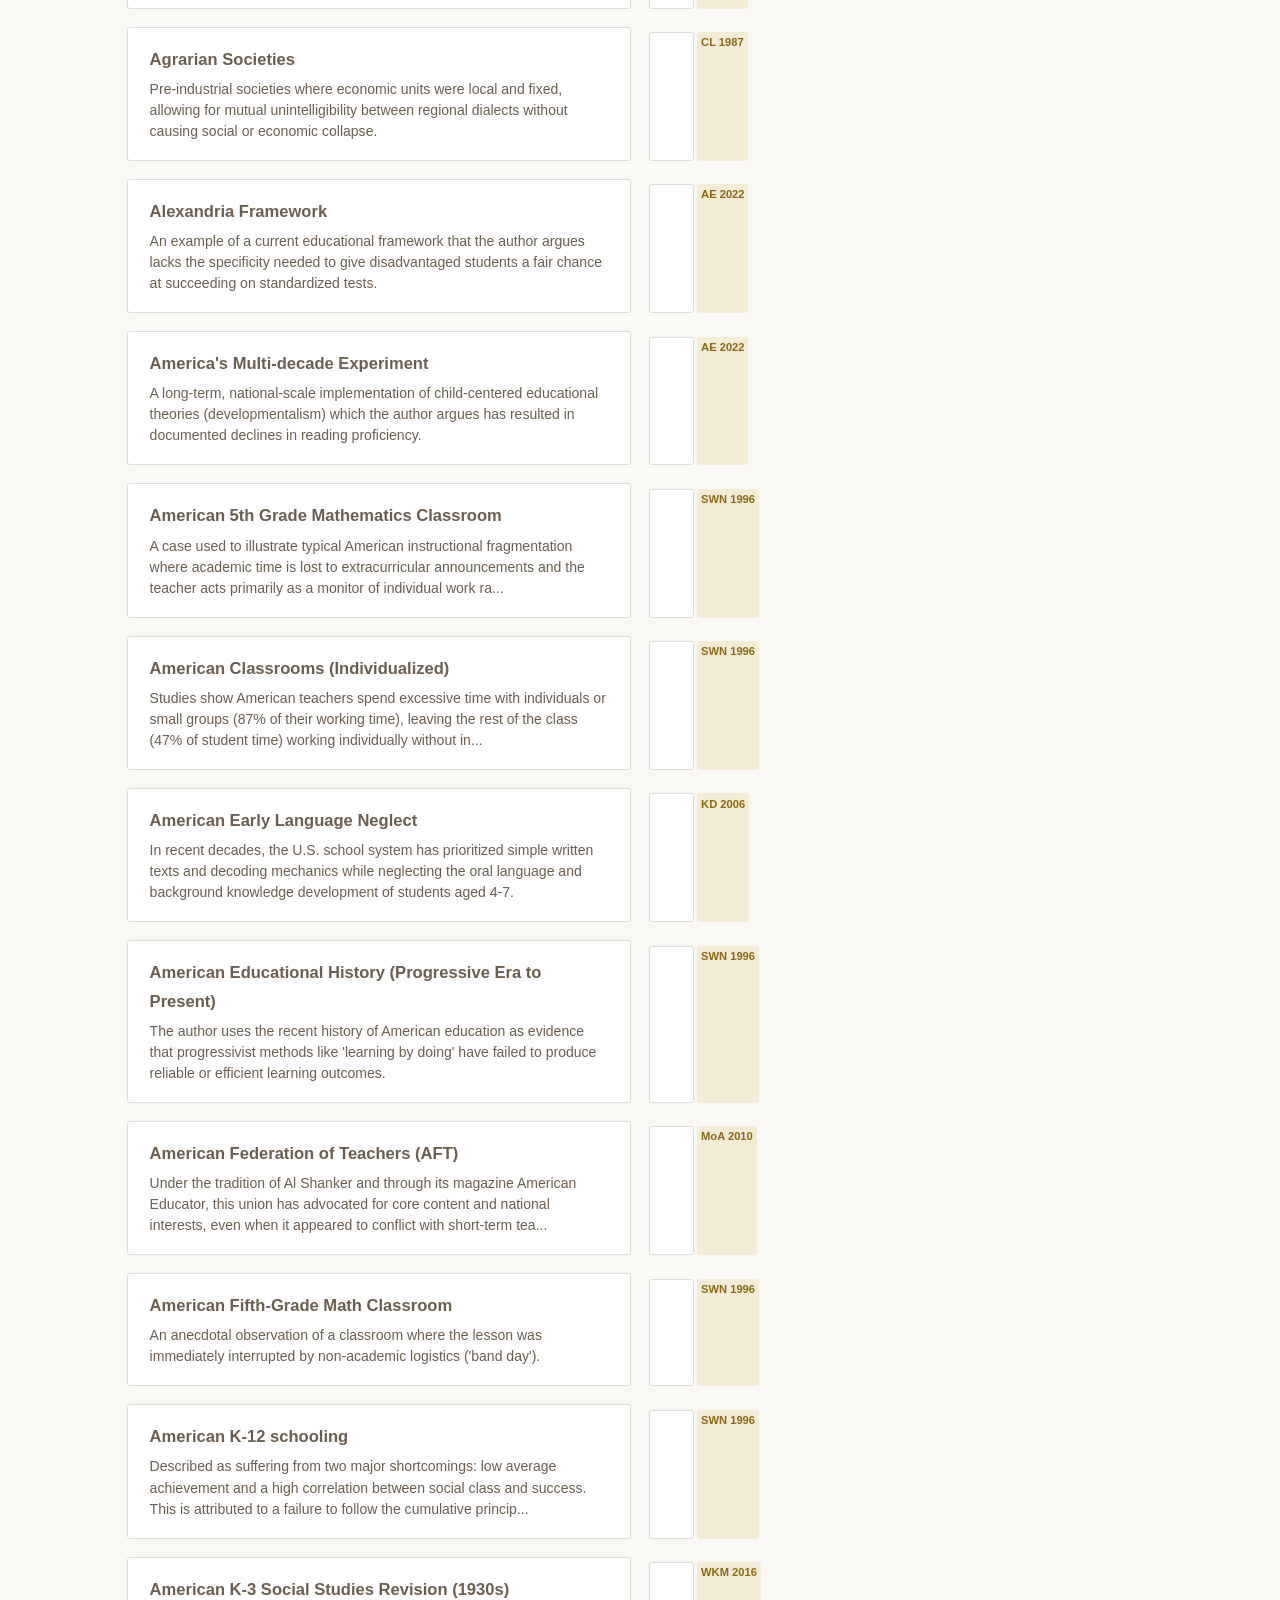
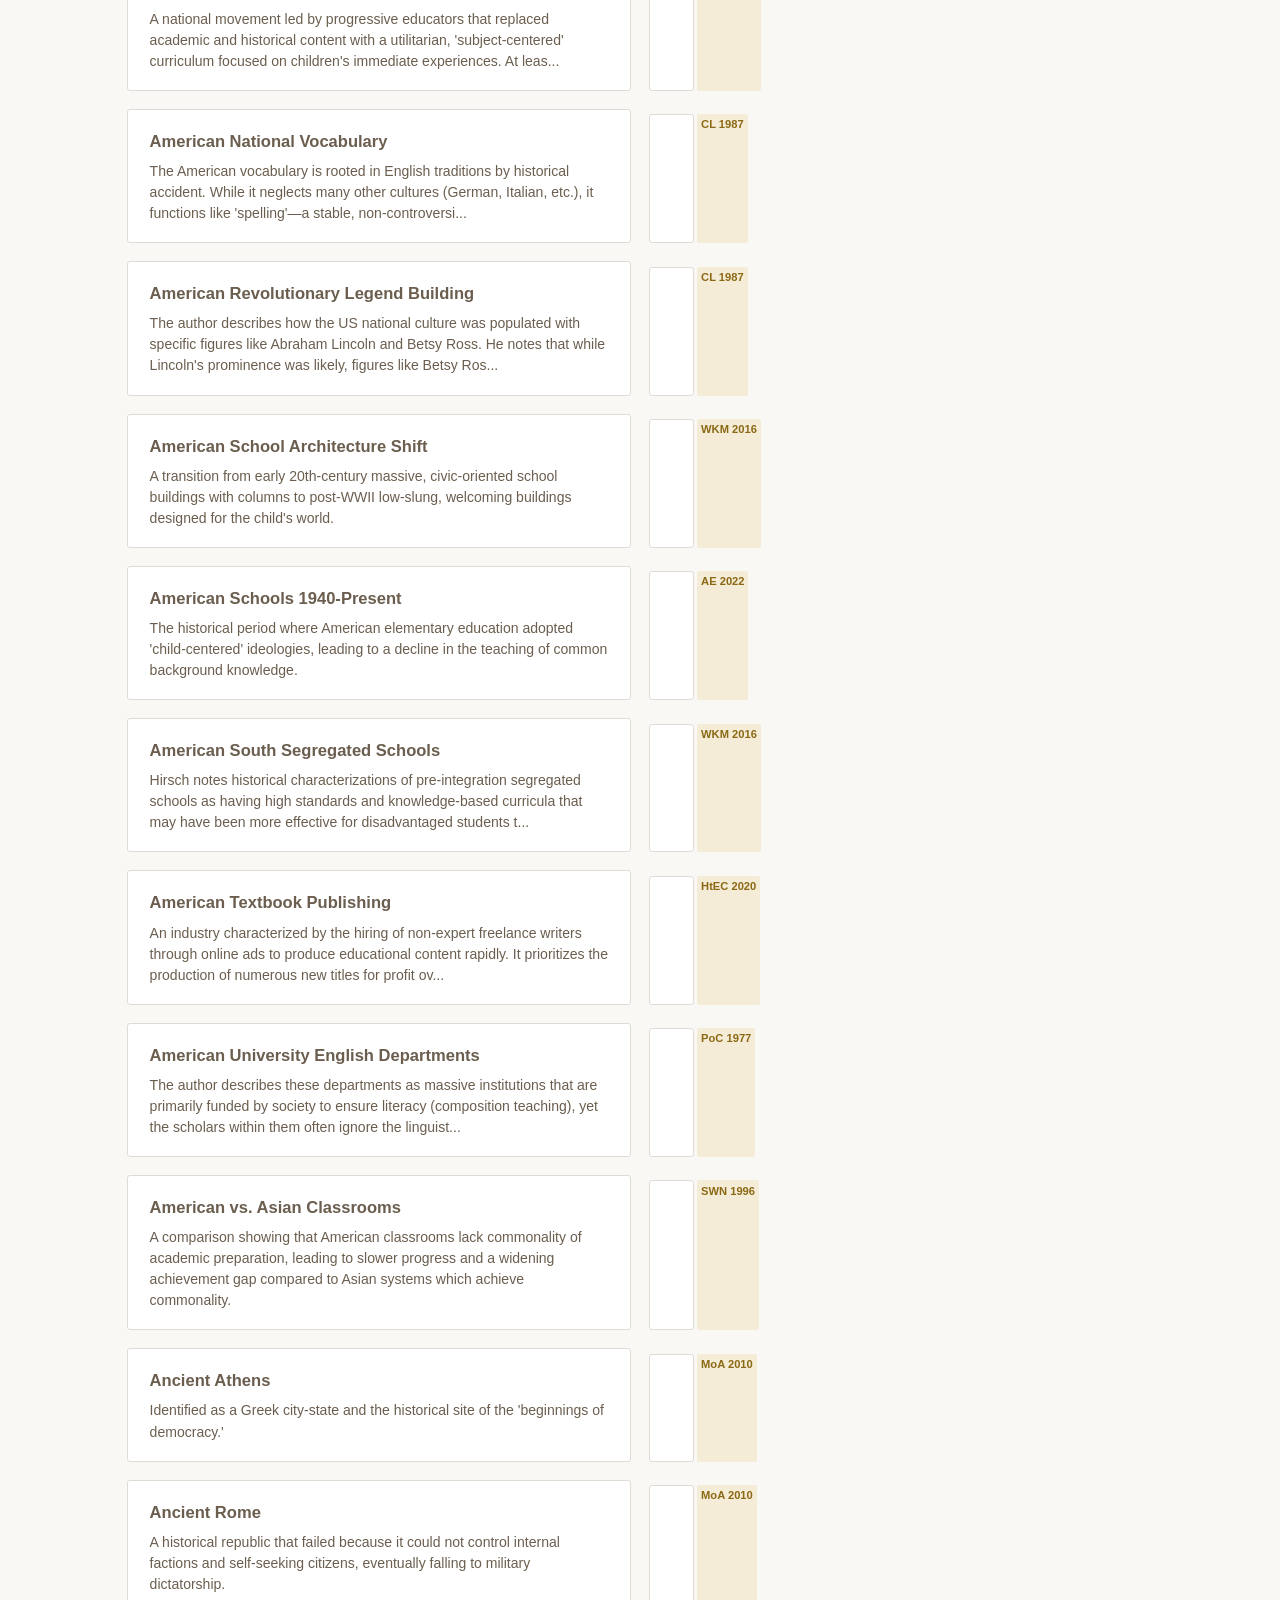
<file: site/cases.html>
<!DOCTYPE html>
<html lang="en">
<head>
<meta charset="UTF-8">
<meta name="viewport" content="width=device-width, initial-scale=1.0">
<title>Cases &mdash; Hirsch Argument Atlas</title>
<link rel="stylesheet" href="style.css">
<style>
/* ── Evolution & Timeline ── */
.evo-badge { display: inline-block; padding: 0.15em 0.5em; border-radius: 3px; color: #fff;
  font-family: var(--font-ui); font-size: 0.72rem; font-weight: 600; letter-spacing: 0.02em; }
.timeline-dots { display: inline-flex; gap: 2px; align-items: center; }
.book-dot { display: inline-flex; align-items: center; justify-content: center; width: 22px; height: 22px;
  border-radius: 50%; font-family: var(--font-ui); font-size: 0.55rem; font-weight: 700;
  color: #fff; transition: transform 0.15s; cursor: default; flex-shrink: 0; }
.book-dot:hover { transform: scale(1.3); z-index: 1; }

.evo-card { background: var(--bg-surface); border: 1px solid var(--border); border-radius: 6px;
  padding: 1em 1.2em; margin-bottom: 0.8em; }
.evo-card-header { display: flex; align-items: center; gap: 0.6em; flex-wrap: wrap; margin-bottom: 0.4em; }
.evo-card-claim { font-family: var(--font-body); font-size: 0.92rem; line-height: 1.5; color: var(--text); }
.evo-card-summary { font-family: var(--font-ui); font-size: 0.8rem; color: var(--text-secondary);
  margin-top: 0.3em; font-style: italic; }
.evo-card-members { margin-top: 0.5em; padding-left: 1em; border-left: 2px solid var(--border-light); }
.evo-card-member { font-family: var(--font-ui); font-size: 0.78rem; color: var(--text-secondary);
  padding: 0.15em 0; line-height: 1.4; }
.evo-card-member .member-book { font-weight: 600; color: var(--text); min-width: 4em; display: inline-block; }
.evo-card details summary { cursor: pointer; font-family: var(--font-ui); font-size: 0.78rem;
  color: var(--text-tertiary); }

/* ── Book timeline grid ── */
.book-timeline { display: grid; grid-template-columns: repeat(auto-fill, minmax(140px, 1fr));
  gap: 0.8em; margin: 1.5em 0; }
.book-tile { background: var(--bg-surface); border: 1px solid var(--border); border-radius: 6px;
  padding: 0.8em; text-align: center; text-decoration: none; color: var(--text); transition: border-color 0.15s; }
.book-tile:hover { border-color: var(--accent); }
.book-tile-year { font-family: var(--font-ui); font-size: 1.4rem; font-weight: 700; color: var(--accent); }
.book-tile-title { font-family: var(--font-ui); font-size: 0.75rem; color: var(--text-secondary);
  margin-top: 0.2em; line-height: 1.3; }
.book-tile-stats { font-family: var(--font-ui); font-size: 0.68rem; color: var(--text-tertiary);
  margin-top: 0.4em; }

/* ── Book page ── */
.book-header { margin-bottom: 1.5em; }
.book-header h1 { font-size: 1.6rem; }
.book-header .book-year { font-family: var(--font-ui); font-size: 1.1rem; color: var(--accent); font-weight: 600; }
.chapter-grid { display: grid; grid-template-columns: 1fr; gap: 0.6em; }

/* ── Filter bar ── */
.filter-bar { display: flex; gap: 0.4em; flex-wrap: wrap; margin: 1em 0; }
.filter-btn { font-family: var(--font-ui); font-size: 0.75rem; padding: 0.3em 0.7em;
  border: 1px solid var(--border); border-radius: 3px; background: var(--bg-surface);
  color: var(--text-secondary); cursor: pointer; transition: all 0.15s; }
.filter-btn:hover, .filter-btn.active { background: var(--accent); color: #fff; border-color: var(--accent); }

/* ── Corpus stats bar ── */
.corpus-stats { display: flex; flex-wrap: wrap; gap: 1.5em; margin: 1em 0; padding: 1em;
  background: var(--bg-aside); border-radius: 6px; }
.corpus-stat { text-align: center; }
.corpus-stat-number { font-family: var(--font-ui); font-size: 1.6rem; font-weight: 700; color: var(--accent); display: block; }
.corpus-stat-label { font-family: var(--font-ui); font-size: 0.7rem; color: var(--text-tertiary); }

/* ── Entity cards (multi-book) ── */
.entity-books { display: flex; gap: 3px; margin-top: 0.3em; flex-wrap: wrap; }
.entity-book-tag { font-family: var(--font-ui); font-size: 0.62rem; padding: 0.1em 0.35em;
  border-radius: 2px; background: var(--accent-light); color: var(--accent); font-weight: 600; }

/* ── External research (blue/cool layer) ── */
.ext-card { background: var(--bg-surface); border: 1px solid #c4d4e4; border-left: 3px solid #4a6080;
  border-radius: 6px; padding: 0.8em 1em; margin-bottom: 0.6em; }
.ext-card-text { font-size: 0.85rem; color: var(--text); line-height: 1.5; }
.ext-card-meta { display: flex; gap: 0.5em; flex-wrap: wrap; margin-top: 0.3em; align-items: center; }
.ext-badge { display: inline-block; padding: 0.1em 0.4em; border-radius: 2px;
  font-family: var(--font-ui); font-size: 0.65rem; font-weight: 600; }
.ext-badge-type { background: #eef2f7; color: #4a6080; }
.ext-badge-strength { background: #e8f5e8; color: #2d6a2e; }
.ext-badge-critique { background: #fdf0f0; color: #9a2e2e; }
.ext-provenance { font-family: var(--font-ui); font-size: 0.68rem; color: var(--text-tertiary);
  font-style: italic; padding: 0.5em 0; border-top: 1px solid var(--border-light); margin-top: 0.8em; }

/* ── Entry paths (landing page) ── */
.entry-paths { display: grid; grid-template-columns: 1fr 1fr; gap: 1.2em; margin: 1.5em 0; }
@media (max-width: 40em) { .entry-paths { grid-template-columns: 1fr; } }
.entry-path { display: block; padding: 1.5em; border-radius: 8px; text-decoration: none;
  transition: transform 0.15s, box-shadow 0.15s; }
.entry-path:hover { transform: translateY(-2px); box-shadow: 0 4px 12px rgba(0,0,0,0.08); }
.entry-path-hirsch { background: var(--accent-light); border: 2px solid var(--accent); color: var(--text); }
.entry-path-context { background: #eef2f7; border: 2px solid #4a6080; color: var(--text); }
.entry-path h2 { font-family: var(--font-ui); font-size: 1.1rem; margin-bottom: 0.3em; }
.entry-path-hirsch h2 { color: var(--accent); }
.entry-path-context h2 { color: #4a6080; }
.entry-path p { font-size: 0.85rem; color: var(--text-secondary); margin: 0; }
.entry-path .entry-stat { font-family: var(--font-ui); font-size: 0.75rem; color: var(--text-tertiary); margin-top: 0.5em; }

/* ── Topic section ── */
.topic-section { margin-bottom: 2em; }
.topic-header { display: flex; align-items: baseline; gap: 0.8em; margin-bottom: 0.5em; }
.topic-header h2 { font-size: 1.1rem; margin: 0; }
.topic-split { display: grid; grid-template-columns: 1fr 1fr; gap: 1.5em; }
@media (max-width: 50em) { .topic-split { grid-template-columns: 1fr; } }
.topic-col-label { font-family: var(--font-ui); font-size: 0.72rem; font-weight: 600;
  text-transform: uppercase; letter-spacing: 0.08em; margin-bottom: 0.5em; padding-bottom: 0.3em;
  border-bottom: 2px solid; }
.topic-col-hirsch .topic-col-label { color: var(--accent); border-color: var(--accent); }
.topic-col-ext .topic-col-label { color: #4a6080; border-color: #4a6080; }

/* ── Sidebar book list ── */
.sidebar-book { font-size: 0.78rem; }
.sidebar-book-year { font-weight: 600; min-width: 2.5em; display: inline-block; }
</style>

</head>
<body>
<header class="page-header">
  <div class="header-inner">
    <div class="site-title"><a href="index.html">Hirsch Argument Atlas</a></div>
    <nav class="header-nav">
      <a href="evolution.html">Evolution</a>
      <a href="debates.html" style="color:var(--counter)">Debates</a>
      <a href="thinkers.html">Thinkers</a>
      <a href="concepts.html">Concepts</a>
      <a href="cases.html">Cases</a>
      <a href="context.html" style="color:#4a6080">Scholarly Context</a>
    </nav>
    <nav class="breadcrumb"><a href="index.html">Atlas</a><span class="sep">/</span>Cases</nav>
  </div>
</header>

<div class="main-grid full-width">
<main class="content">

  <h1>Cases &amp; Examples (537)</h1>
  <p class="lead">The real-world evidence Hirsch marshals across 10 books &mdash; national education systems, historical episodes, specific reforms.</p>

  <div class="section-label" style="margin-top:1em">Multi-Book Cases (57)</div>
  <div class="entity-grid">
<a class="entity-card" href="entity.html#case:United_States_cultural_tolerance_vs._French_secularism" style="text-decoration:none;color:inherit;display:block">
  <h3>United States cultural tolerance vs. French secularism</h3>
  <div class="entity-card-detail">The normalization of social and regional groups resulting from family mobility and national standardization in industry and government, leading to the decline of isolated rural dialects.</div>
  <div class="entity-books"><a href="books/ae.html" class="entity-book-tag" style="text-decoration:none;color:var(--accent)">AE 2022</a><a href="books/cl.html" class="entity-book-tag" style="text-decoration:none;color:var(--accent)">CL 1987</a><a href="books/how-to-educate-a-citizen.html" class="entity-book-tag" style="text-decoration:none;color:var(--accent)">HtEC 2020</a><a href="books/kd.html" class="entity-book-tag" style="text-decoration:none;color:var(--accent)">KD 2006</a><a href="books/poc.html" class="entity-book-tag" style="text-decoration:none;color:var(--accent)">PoC 1977</a><a href="books/re.html" class="entity-book-tag" style="text-decoration:none;color:var(--accent)">RE 2024</a><a href="books/sk.html" class="entity-book-tag" style="text-decoration:none;color:var(--accent)">SK 2023</a><a href="books/swn.html" class="entity-book-tag" style="text-decoration:none;color:var(--accent)">SWN 1996</a><a href="books/the-making-of-americans.html" class="entity-book-tag" style="text-decoration:none;color:var(--accent)">MoA 2010</a><a href="books/wkm.html" class="entity-book-tag" style="text-decoration:none;color:var(--accent)">WKM 2016</a></div>
</a>
<a class="entity-card" href="entity.html#case:US_Teacher-Training_Institutions_(Early-Mid_20th_Century)" style="text-decoration:none;color:inherit;display:block">
  <h3>US Teacher-Training Institutions (Early-Mid 20th Century)</h3>
  <div class="entity-card-detail">Described as a &#x27;shopping mall&#x27; where diversity of choice is prioritized over a core curriculum, leading to students from the same school having no shared knowledge base.</div>
  <div class="entity-books"><a href="books/ae.html" class="entity-book-tag" style="text-decoration:none;color:var(--accent)">AE 2022</a><a href="books/cl.html" class="entity-book-tag" style="text-decoration:none;color:var(--accent)">CL 1987</a><a href="books/how-to-educate-a-citizen.html" class="entity-book-tag" style="text-decoration:none;color:var(--accent)">HtEC 2020</a><a href="books/kd.html" class="entity-book-tag" style="text-decoration:none;color:var(--accent)">KD 2006</a><a href="books/re.html" class="entity-book-tag" style="text-decoration:none;color:var(--accent)">RE 2024</a><a href="books/sk.html" class="entity-book-tag" style="text-decoration:none;color:var(--accent)">SK 2023</a><a href="books/swn.html" class="entity-book-tag" style="text-decoration:none;color:var(--accent)">SWN 1996</a><a href="books/the-making-of-americans.html" class="entity-book-tag" style="text-decoration:none;color:var(--accent)">MoA 2010</a><a href="books/wkm.html" class="entity-book-tag" style="text-decoration:none;color:var(--accent)">WKM 2016</a></div>
</a>
<a class="entity-card" href="entity.html#case:The_Core_Knowledge_Sequence_(K-2_History/Geography)" style="text-decoration:none;color:inherit;display:block">
  <h3>The Core Knowledge Sequence (K-2 History/Geography)</h3>
  <div class="entity-card-detail">A school in a highly disadvantaged area that adopted the Core Knowledge curriculum following the success of Three Oaks. It achieved results significant enough to draw national media attention from ...</div>
  <div class="entity-books"><a href="books/ae.html" class="entity-book-tag" style="text-decoration:none;color:var(--accent)">AE 2022</a><a href="books/how-to-educate-a-citizen.html" class="entity-book-tag" style="text-decoration:none;color:var(--accent)">HtEC 2020</a><a href="books/kd.html" class="entity-book-tag" style="text-decoration:none;color:var(--accent)">KD 2006</a><a href="books/re.html" class="entity-book-tag" style="text-decoration:none;color:var(--accent)">RE 2024</a><a href="books/sk.html" class="entity-book-tag" style="text-decoration:none;color:var(--accent)">SK 2023</a><a href="books/swn.html" class="entity-book-tag" style="text-decoration:none;color:var(--accent)">SWN 1996</a><a href="books/the-making-of-americans.html" class="entity-book-tag" style="text-decoration:none;color:var(--accent)">MoA 2010</a><a href="books/wkm.html" class="entity-book-tag" style="text-decoration:none;color:var(--accent)">WKM 2016</a></div>
</a>
<a class="entity-card" href="entity.html#case:The_American_educational_shift:_1920s_to_1990s" style="text-decoration:none;color:inherit;display:block">
  <h3>The American educational shift: 1920s to 1990s</h3>
  <div class="entity-card-detail">The author discusses the US republic as a system founded on the principle that citizens are the masters, provided they have the literacy to deliberate and understand issues.</div>
  <div class="entity-books"><a href="books/ae.html" class="entity-book-tag" style="text-decoration:none;color:var(--accent)">AE 2022</a><a href="books/cl.html" class="entity-book-tag" style="text-decoration:none;color:var(--accent)">CL 1987</a><a href="books/how-to-educate-a-citizen.html" class="entity-book-tag" style="text-decoration:none;color:var(--accent)">HtEC 2020</a><a href="books/re.html" class="entity-book-tag" style="text-decoration:none;color:var(--accent)">RE 2024</a><a href="books/sk.html" class="entity-book-tag" style="text-decoration:none;color:var(--accent)">SK 2023</a><a href="books/swn.html" class="entity-book-tag" style="text-decoration:none;color:var(--accent)">SWN 1996</a><a href="books/the-making-of-americans.html" class="entity-book-tag" style="text-decoration:none;color:var(--accent)">MoA 2010</a><a href="books/wkm.html" class="entity-book-tag" style="text-decoration:none;color:var(--accent)">WKM 2016</a></div>
</a>
<a class="entity-card" href="entity.html#case:The_American_Founding_as_Enlightenment_Response" style="text-decoration:none;color:inherit;display:block">
  <h3>The American Founding as Enlightenment Response</h3>
  <div class="entity-card-detail">The creation of the United States based on Enlightenment skepticism about human nature, resulting in a Constitution of checks and balances and an educational vision focused on civic history and vir...</div>
  <div class="entity-books"><a href="books/ae.html" class="entity-book-tag" style="text-decoration:none;color:var(--accent)">AE 2022</a><a href="books/how-to-educate-a-citizen.html" class="entity-book-tag" style="text-decoration:none;color:var(--accent)">HtEC 2020</a><a href="books/kd.html" class="entity-book-tag" style="text-decoration:none;color:var(--accent)">KD 2006</a><a href="books/re.html" class="entity-book-tag" style="text-decoration:none;color:var(--accent)">RE 2024</a><a href="books/sk.html" class="entity-book-tag" style="text-decoration:none;color:var(--accent)">SK 2023</a><a href="books/swn.html" class="entity-book-tag" style="text-decoration:none;color:var(--accent)">SWN 1996</a><a href="books/the-making-of-americans.html" class="entity-book-tag" style="text-decoration:none;color:var(--accent)">MoA 2010</a></div>
</a>
<a class="entity-card" href="entity.html#case:French_teacher_training_schools_(écoles_normales)_post-1960s" style="text-decoration:none;color:inherit;display:block">
  <h3>French teacher training schools (écoles normales) post-1960s</h3>
  <div class="entity-card-detail">Hirsch characterizes these institutions as having been long dominated by Rousseau&#x27;s content-neutral conception of educational development.</div>
  <div class="entity-books"><a href="books/cl.html" class="entity-book-tag" style="text-decoration:none;color:var(--accent)">CL 1987</a><a href="books/how-to-educate-a-citizen.html" class="entity-book-tag" style="text-decoration:none;color:var(--accent)">HtEC 2020</a><a href="books/re.html" class="entity-book-tag" style="text-decoration:none;color:var(--accent)">RE 2024</a><a href="books/sk.html" class="entity-book-tag" style="text-decoration:none;color:var(--accent)">SK 2023</a><a href="books/swn.html" class="entity-book-tag" style="text-decoration:none;color:var(--accent)">SWN 1996</a><a href="books/the-making-of-americans.html" class="entity-book-tag" style="text-decoration:none;color:var(--accent)">MoA 2010</a></div>
</a>
<a class="entity-card" href="entity.html#case:Switzerland_as_the_Cradle_of_Progressive_Education" style="text-decoration:none;color:inherit;display:block">
  <h3>Switzerland as the Cradle of Progressive Education</h3>
  <div class="entity-card-detail">A small nation that manages multiple languages through a unique combination of high-intensity centralized schooling and universal military service, following centuries of bloody conflict between ca...</div>
  <div class="entity-books"><a href="books/ae.html" class="entity-book-tag" style="text-decoration:none;color:var(--accent)">AE 2022</a><a href="books/cl.html" class="entity-book-tag" style="text-decoration:none;color:var(--accent)">CL 1987</a><a href="books/how-to-educate-a-citizen.html" class="entity-book-tag" style="text-decoration:none;color:var(--accent)">HtEC 2020</a><a href="books/sk.html" class="entity-book-tag" style="text-decoration:none;color:var(--accent)">SK 2023</a><a href="books/swn.html" class="entity-book-tag" style="text-decoration:none;color:var(--accent)">SWN 1996</a><a href="books/wkm.html" class="entity-book-tag" style="text-decoration:none;color:var(--accent)">WKM 2016</a></div>
</a>
<a class="entity-card" href="entity.html#case:Standardization_of_English_in_Britain" style="text-decoration:none;color:inherit;display:block">
  <h3>Standardization of English in Britain</h3>
  <div class="entity-card-detail">The period during which prescriptive grammarians established normalized spellings and grammatical rules for English, effectively acting as language planners.</div>
  <div class="entity-books"><a href="books/poc.html" class="entity-book-tag" style="text-decoration:none;color:var(--accent)">PoC 1977</a><a href="books/re.html" class="entity-book-tag" style="text-decoration:none;color:var(--accent)">RE 2024</a><a href="books/sk.html" class="entity-book-tag" style="text-decoration:none;color:var(--accent)">SK 2023</a><a href="books/swn.html" class="entity-book-tag" style="text-decoration:none;color:var(--accent)">SWN 1996</a><a href="books/the-making-of-americans.html" class="entity-book-tag" style="text-decoration:none;color:var(--accent)">MoA 2010</a><a href="books/wkm.html" class="entity-book-tag" style="text-decoration:none;color:var(--accent)">WKM 2016</a></div>
</a>
<a class="entity-card" href="entity.html#case:Adriaan_de_Groot’s_chess_experiment" style="text-decoration:none;color:inherit;display:block">
  <h3>Adriaan de Groot’s chess experiment</h3>
  <div class="entity-card-detail">Dutch psychologist Adriaan de Groot tested chess players of varying ranks by showing them board positions from actual games for 5-10 seconds. Grand masters reproduced the positions with near-perfec...</div>
  <div class="entity-books"><a href="books/ae.html" class="entity-book-tag" style="text-decoration:none;color:var(--accent)">AE 2022</a><a href="books/cl.html" class="entity-book-tag" style="text-decoration:none;color:var(--accent)">CL 1987</a><a href="books/how-to-educate-a-citizen.html" class="entity-book-tag" style="text-decoration:none;color:var(--accent)">HtEC 2020</a><a href="books/sk.html" class="entity-book-tag" style="text-decoration:none;color:var(--accent)">SK 2023</a><a href="books/wkm.html" class="entity-book-tag" style="text-decoration:none;color:var(--accent)">WKM 2016</a></div>
</a>
<a class="entity-card" href="entity.html#case:Cathys_Children_(Mesopotamia_Comparison)" style="text-decoration:none;color:inherit;display:block">
  <h3>Cathy&#x27;s Children (Mesopotamia Comparison)</h3>
  <div class="entity-card-detail">Presented as the earliest model of civilization, emphasizing the relationship between geography (rivers), the development of writing, and the establishment of laws (Hammurabi).</div>
  <div class="entity-books"><a href="books/ae.html" class="entity-book-tag" style="text-decoration:none;color:var(--accent)">AE 2022</a><a href="books/how-to-educate-a-citizen.html" class="entity-book-tag" style="text-decoration:none;color:var(--accent)">HtEC 2020</a><a href="books/re.html" class="entity-book-tag" style="text-decoration:none;color:var(--accent)">RE 2024</a><a href="books/the-making-of-americans.html" class="entity-book-tag" style="text-decoration:none;color:var(--accent)">MoA 2010</a><a href="books/wkm.html" class="entity-book-tag" style="text-decoration:none;color:var(--accent)">WKM 2016</a></div>
</a>
<a class="entity-card" href="entity.html#case:The_Recht_and_Leslie_Baseball_Study_(1988)" style="text-decoration:none;color:inherit;display:block">
  <h3>The Recht and Leslie Baseball Study (1988)</h3>
  <div class="entity-card-detail">An experiment testing four groups of students on their comprehension of a baseball text. The study found that students with low technical reading skills but high baseball knowledge outperformed stu...</div>
  <div class="entity-books"><a href="books/ae.html" class="entity-book-tag" style="text-decoration:none;color:var(--accent)">AE 2022</a><a href="books/how-to-educate-a-citizen.html" class="entity-book-tag" style="text-decoration:none;color:var(--accent)">HtEC 2020</a><a href="books/kd.html" class="entity-book-tag" style="text-decoration:none;color:var(--accent)">KD 2006</a><a href="books/sk.html" class="entity-book-tag" style="text-decoration:none;color:var(--accent)">SK 2023</a><a href="books/wkm.html" class="entity-book-tag" style="text-decoration:none;color:var(--accent)">WKM 2016</a></div>
</a>
<a class="entity-card" href="entity.html#case:The_French_Preschool_System_(écoles_maternelles)" style="text-decoration:none;color:inherit;display:block">
  <h3>The French Preschool System (écoles maternelles)</h3>
  <div class="entity-card-detail">Experimenters tested children from grades three through nine in Princeton. Despite being older and having more schooling, the ninth-graders still could not achieve the immediate accuracy of adults ...</div>
  <div class="entity-books"><a href="books/cl.html" class="entity-book-tag" style="text-decoration:none;color:var(--accent)">CL 1987</a><a href="books/kd.html" class="entity-book-tag" style="text-decoration:none;color:var(--accent)">KD 2006</a><a href="books/swn.html" class="entity-book-tag" style="text-decoration:none;color:var(--accent)">SWN 1996</a><a href="books/wkm.html" class="entity-book-tag" style="text-decoration:none;color:var(--accent)">WKM 2016</a></div>
</a>
<a class="entity-card" href="entity.html#case:The_Five_Third-Grade_Classrooms" style="text-decoration:none;color:inherit;display:block">
  <h3>The Five Third-Grade Classrooms</h3>
  <div class="entity-card-detail">A description of five third-grade classrooms containing 125 students in the same school. Despite all following the same &#x27;standards,&#x27; each teacher taught entirely different content (e.g., astronomy ...</div>
  <div class="entity-books"><a href="books/ae.html" class="entity-book-tag" style="text-decoration:none;color:var(--accent)">AE 2022</a><a href="books/how-to-educate-a-citizen.html" class="entity-book-tag" style="text-decoration:none;color:var(--accent)">HtEC 2020</a><a href="books/re.html" class="entity-book-tag" style="text-decoration:none;color:var(--accent)">RE 2024</a><a href="books/sk.html" class="entity-book-tag" style="text-decoration:none;color:var(--accent)">SK 2023</a></div>
</a>
<a class="entity-card" href="entity.html#case:Hirschs_chairmanship_at_the_University_of_Virginia" style="text-decoration:none;color:inherit;display:block">
  <h3>Hirsch&#x27;s chairmanship at the University of Virginia</h3>
  <div class="entity-card-detail">The author discusses the debate within university contexts about whether to combine writing instruction with subject matter like literature or to teach it as a separate skill. He notes that literat...</div>
  <div class="entity-books"><a href="books/poc.html" class="entity-book-tag" style="text-decoration:none;color:var(--accent)">PoC 1977</a><a href="books/re.html" class="entity-book-tag" style="text-decoration:none;color:var(--accent)">RE 2024</a><a href="books/swn.html" class="entity-book-tag" style="text-decoration:none;color:var(--accent)">SWN 1996</a><a href="books/the-making-of-americans.html" class="entity-book-tag" style="text-decoration:none;color:var(--accent)">MoA 2010</a></div>
</a>
<a class="entity-card" href="entity.html#case:High-poverty_school_in_North_Carolina" style="text-decoration:none;color:inherit;display:block">
  <h3>High-poverty school in North Carolina</h3>
  <div class="entity-card-detail">A school serving homeless children and those living in hotels. After five years of implementing a knowledge-based curriculum, the school significantly improved its rankings and saw a transformation...</div>
  <div class="entity-books"><a href="books/ae.html" class="entity-book-tag" style="text-decoration:none;color:var(--accent)">AE 2022</a><a href="books/how-to-educate-a-citizen.html" class="entity-book-tag" style="text-decoration:none;color:var(--accent)">HtEC 2020</a><a href="books/re.html" class="entity-book-tag" style="text-decoration:none;color:var(--accent)">RE 2024</a><a href="books/sk.html" class="entity-book-tag" style="text-decoration:none;color:var(--accent)">SK 2023</a></div>
</a>
<a class="entity-card" href="entity.html#case:North_Carolina_5th_Grade_Science_(Cathys_Experience)" style="text-decoration:none;color:inherit;display:block">
  <h3>North Carolina 5th Grade Science (Cathy&#x27;s Experience)</h3>
  <div class="entity-card-detail">The author provides a list of standards from North Carolina (L.1.3 to L.6.3) to demonstrate how they focus on abstract language skills—such as choosing words for effect or varying sentence patterns...</div>
  <div class="entity-books"><a href="books/ae.html" class="entity-book-tag" style="text-decoration:none;color:var(--accent)">AE 2022</a><a href="books/how-to-educate-a-citizen.html" class="entity-book-tag" style="text-decoration:none;color:var(--accent)">HtEC 2020</a><a href="books/re.html" class="entity-book-tag" style="text-decoration:none;color:var(--accent)">RE 2024</a><a href="books/sk.html" class="entity-book-tag" style="text-decoration:none;color:var(--accent)">SK 2023</a></div>
</a>
<a class="entity-card" href="entity.html#case:The_Reception_of_Cultural_Literacy_(1987)" style="text-decoration:none;color:inherit;display:block">
  <h3>The Reception of &#x27;Cultural Literacy&#x27; (1987)</h3>
  <div class="entity-card-detail">The polarizing response to Hirsch&#x27;s 1987 book, which was praised by teachers for highlighting the loss of knowledge-based teaching but attacked by professors as a reactionary, Eurocentric tract tha...</div>
  <div class="entity-books"><a href="books/ae.html" class="entity-book-tag" style="text-decoration:none;color:var(--accent)">AE 2022</a><a href="books/how-to-educate-a-citizen.html" class="entity-book-tag" style="text-decoration:none;color:var(--accent)">HtEC 2020</a><a href="books/kd.html" class="entity-book-tag" style="text-decoration:none;color:var(--accent)">KD 2006</a><a href="books/wkm.html" class="entity-book-tag" style="text-decoration:none;color:var(--accent)">WKM 2016</a></div>
</a>
<a class="entity-card" href="entity.html#case:The_Civil_War_Passage_for_Second_Graders" style="text-decoration:none;color:inherit;display:block">
  <h3>The Civil War Passage for Second Graders</h3>
  <div class="entity-card-detail">Cited as a historical moment that preserved the Union, though Hirsch warns that its outcome does not permanently ensure national stability without continued cultural vigilance.</div>
  <div class="entity-books"><a href="books/cl.html" class="entity-book-tag" style="text-decoration:none;color:var(--accent)">CL 1987</a><a href="books/how-to-educate-a-citizen.html" class="entity-book-tag" style="text-decoration:none;color:var(--accent)">HtEC 2020</a><a href="books/kd.html" class="entity-book-tag" style="text-decoration:none;color:var(--accent)">KD 2006</a><a href="books/the-making-of-americans.html" class="entity-book-tag" style="text-decoration:none;color:var(--accent)">MoA 2010</a></div>
</a>
<a class="entity-card" href="entity.html#case:The_Harvard_Square_Experiment" style="text-decoration:none;color:inherit;display:block">
  <h3>The Harvard Square Experiment</h3>
  <div class="entity-card-detail">A researcher in Cambridge, MA, tested how passers-by gave directions based on the perceived background knowledge of the asker. When the asker appeared to be a &#x27;native&#x27; (carrying a local paper), rep...</div>
  <div class="entity-books"><a href="books/ae.html" class="entity-book-tag" style="text-decoration:none;color:var(--accent)">AE 2022</a><a href="books/cl.html" class="entity-book-tag" style="text-decoration:none;color:var(--accent)">CL 1987</a><a href="books/re.html" class="entity-book-tag" style="text-decoration:none;color:var(--accent)">RE 2024</a><a href="books/sk.html" class="entity-book-tag" style="text-decoration:none;color:var(--accent)">SK 2023</a></div>
</a>
<a class="entity-card" href="entity.html#case:Common_Core_State_Standards_(First-Grade_Language_Arts)" style="text-decoration:none;color:inherit;display:block">
  <h3>Common Core State Standards (First-Grade Language Arts)</h3>
  <div class="entity-card-detail">The current framework for state-level standards and testing, which Hirsch predicts will fail for the same reasons as NCLB if it continues the focus on skills over knowledge.</div>
  <div class="entity-books"><a href="books/ae.html" class="entity-book-tag" style="text-decoration:none;color:var(--accent)">AE 2022</a><a href="books/sk.html" class="entity-book-tag" style="text-decoration:none;color:var(--accent)">SK 2023</a><a href="books/wkm.html" class="entity-book-tag" style="text-decoration:none;color:var(--accent)">WKM 2016</a></div>
</a>
<a class="entity-card" href="entity.html#case:Catholic_Schools_(1980s_US)" style="text-decoration:none;color:inherit;display:block">
  <h3>Catholic Schools (1980s US)</h3>
  <div class="entity-card-detail">A period dominated by &#x27;process-oriented&#x27; educational theory where schools failed to mitigate the effects of home background on student achievement, leading to social determinism.</div>
  <div class="entity-books"><a href="books/re.html" class="entity-book-tag" style="text-decoration:none;color:var(--accent)">RE 2024</a><a href="books/swn.html" class="entity-book-tag" style="text-decoration:none;color:var(--accent)">SWN 1996</a><a href="books/wkm.html" class="entity-book-tag" style="text-decoration:none;color:var(--accent)">WKM 2016</a></div>
</a>
<a class="entity-card" href="entity.html#case:New_York_City_Schools_Chancellor_Carmen_Fariña" style="text-decoration:none;color:inherit;display:block">
  <h3>New York City Schools Chancellor Carmen Fariña</h3>
  <div class="entity-card-detail">An intensive school-improvement effort evaluated by the Bruner Foundation that failed to produce improved academic outcomes for children.</div>
  <div class="entity-books"><a href="books/how-to-educate-a-citizen.html" class="entity-book-tag" style="text-decoration:none;color:var(--accent)">HtEC 2020</a><a href="books/swn.html" class="entity-book-tag" style="text-decoration:none;color:var(--accent)">SWN 1996</a><a href="books/wkm.html" class="entity-book-tag" style="text-decoration:none;color:var(--accent)">WKM 2016</a></div>
</a>
<a class="entity-card" href="entity.html#case:The_Knowledge-Based_Test_Group_(Ethans_Cohort)" style="text-decoration:none;color:inherit;display:block">
  <h3>The Knowledge-Based Test Group (Ethan&#x27;s Cohort)</h3>
  <div class="entity-card-detail">A cohort of students (including Michele&#x27;s son) who experienced a knowledge-based curriculum from elementary through eighth grade. The author notes their high levels of success as college freshmen a...</div>
  <div class="entity-books"><a href="books/ae.html" class="entity-book-tag" style="text-decoration:none;color:var(--accent)">AE 2022</a><a href="books/how-to-educate-a-citizen.html" class="entity-book-tag" style="text-decoration:none;color:var(--accent)">HtEC 2020</a><a href="books/sk.html" class="entity-book-tag" style="text-decoration:none;color:var(--accent)">SK 2023</a></div>
</a>
<a class="entity-card" href="entity.html#case:The_publication_of_A_Nation_at_Risk" style="text-decoration:none;color:inherit;display:block">
  <h3>The publication of A Nation at Risk</h3>
  <div class="entity-card-detail">A seminal educational report that highlighted the decline in American educational quality but focused almost exclusively on high school reforms and fragmented curricula while accepting the skill-ba...</div>
  <div class="entity-books"><a href="books/ae.html" class="entity-book-tag" style="text-decoration:none;color:var(--accent)">AE 2022</a><a href="books/how-to-educate-a-citizen.html" class="entity-book-tag" style="text-decoration:none;color:var(--accent)">HtEC 2020</a><a href="books/the-making-of-americans.html" class="entity-book-tag" style="text-decoration:none;color:var(--accent)">MoA 2010</a></div>
</a>
<a class="entity-card" href="entity.html#case:Germanys_post-Schock_recovery" style="text-decoration:none;color:inherit;display:block">
  <h3>Germany&#x27;s post-Schock recovery</h3>
  <div class="entity-card-detail">After scoring poorly on the initial 2000 PISA assessment, Germany implemented specific curriculum guides grade-by-grade across its states (Länder). This focus on curriculum alignment and content sp...</div>
  <div class="entity-books"><a href="books/how-to-educate-a-citizen.html" class="entity-book-tag" style="text-decoration:none;color:var(--accent)">HtEC 2020</a><a href="books/re.html" class="entity-book-tag" style="text-decoration:none;color:var(--accent)">RE 2024</a><a href="books/wkm.html" class="entity-book-tag" style="text-decoration:none;color:var(--accent)">WKM 2016</a></div>
</a>
<a class="entity-card" href="entity.html#case:Lyles-Crouch_Traditional_Academy" style="text-decoration:none;color:inherit;display:block">
  <h3>Lyles-Crouch Traditional Academy</h3>
  <div class="entity-card-detail">A regular public school in Alexandria, Virginia, that transitioned from a failing, de facto segregated school to the highest-scoring school in its district. Under the leadership of Dr. Patricia Zis...</div>
  <div class="entity-books"><a href="books/ae.html" class="entity-book-tag" style="text-decoration:none;color:var(--accent)">AE 2022</a><a href="books/how-to-educate-a-citizen.html" class="entity-book-tag" style="text-decoration:none;color:var(--accent)">HtEC 2020</a><a href="books/re.html" class="entity-book-tag" style="text-decoration:none;color:var(--accent)">RE 2024</a></div>
</a>
<a class="entity-card" href="entity.html#case:No_Child_Left_Behind_Act_(NCLB)" style="text-decoration:none;color:inherit;display:block">
  <h3>No Child Left Behind Act (NCLB)</h3>
  <div class="entity-card-detail">A federal law requiring annual testing in reading from the third grade upward to ensure schools are making progress with all student groups. Hirsch defends the law&#x27;s intent of fairness and accounta...</div>
  <div class="entity-books"><a href="books/kd.html" class="entity-book-tag" style="text-decoration:none;color:var(--accent)">KD 2006</a><a href="books/sk.html" class="entity-book-tag" style="text-decoration:none;color:var(--accent)">SK 2023</a><a href="books/wkm.html" class="entity-book-tag" style="text-decoration:none;color:var(--accent)">WKM 2016</a></div>
</a>
<a class="entity-card" href="entity.html#case:The_French_Experiment_(1987-2007)" style="text-decoration:none;color:inherit;display:block">
  <h3>The French Experiment (1987-2007)</h3>
  <div class="entity-card-detail">France adopted American-style child-centered, individualistic educational theories and subsequently suffered a massive decline in student achievement, paralleling the American experience.</div>
  <div class="entity-books"><a href="books/ae.html" class="entity-book-tag" style="text-decoration:none;color:var(--accent)">AE 2022</a><a href="books/re.html" class="entity-book-tag" style="text-decoration:none;color:var(--accent)">RE 2024</a><a href="books/wkm.html" class="entity-book-tag" style="text-decoration:none;color:var(--accent)">WKM 2016</a></div>
</a>
<a class="entity-card" href="entity.html#case:The_March_of_Time_newsreel_(1940s)" style="text-decoration:none;color:inherit;display:block">
  <h3>The March of Time newsreel (1940s)</h3>
  <div class="entity-card-detail">A media example used to illustrate the &#x27;triumphant&#x27; rejection of bookish learning in favor of activities like mock stores and airport visits, marking the transition into progressive pedagogical dom...</div>
  <div class="entity-books"><a href="books/re.html" class="entity-book-tag" style="text-decoration:none;color:var(--accent)">RE 2024</a><a href="books/sk.html" class="entity-book-tag" style="text-decoration:none;color:var(--accent)">SK 2023</a><a href="books/the-making-of-americans.html" class="entity-book-tag" style="text-decoration:none;color:var(--accent)">MoA 2010</a></div>
</a>
<a class="entity-card" href="entity.html#case:The_Nixon_Watergate_Tapes" style="text-decoration:none;color:inherit;display:block">
  <h3>The Nixon Watergate Tapes</h3>
  <div class="entity-card-detail">Transcripts of recorded conversations used to demonstrate the incommunicability of raw speech when transcribed directly to paper.</div>
  <div class="entity-books"><a href="books/kd.html" class="entity-book-tag" style="text-decoration:none;color:var(--accent)">KD 2006</a><a href="books/poc.html" class="entity-book-tag" style="text-decoration:none;color:var(--accent)">PoC 1977</a><a href="books/the-making-of-americans.html" class="entity-book-tag" style="text-decoration:none;color:var(--accent)">MoA 2010</a></div>
</a>
<a class="entity-card" href="entity.html#case:1978_Community_College_Reading_Experiment" style="text-decoration:none;color:inherit;display:block">
  <h3>1978 Community College Reading Experiment</h3>
  <div class="entity-card-detail">In 1978, community college students were given a passage about the meeting of Grant and Lee at Appomattox. The author uses this to show that students may read the words but fail to grasp the meanin...</div>
  <div class="entity-books"><a href="books/cl.html" class="entity-book-tag" style="text-decoration:none;color:var(--accent)">CL 1987</a><a href="books/re.html" class="entity-book-tag" style="text-decoration:none;color:var(--accent)">RE 2024</a></div>
</a>
<a class="entity-card" href="entity.html#case:Cardinal_Principles_of_Secondary_Education_(1918)" style="text-decoration:none;color:inherit;display:block">
  <h3>Cardinal Principles of Secondary Education (1918)</h3>
  <div class="entity-card-detail">A report that marked a decisive shift in American education by rejecting content-centrism in favor of seven socially-oriented goals, effectively &#x27;Americanizing&#x27; the romantic ideas of Rousseau and t...</div>
  <div class="entity-books"><a href="books/cl.html" class="entity-book-tag" style="text-decoration:none;color:var(--accent)">CL 1987</a><a href="books/swn.html" class="entity-book-tag" style="text-decoration:none;color:var(--accent)">SWN 1996</a></div>
</a>
<a class="entity-card" href="entity.html#case:Michele_Hudaks_First_Eighth-Grade_Class" style="text-decoration:none;color:inherit;display:block">
  <h3>Michele Hudak&#x27;s First Eighth-Grade Class</h3>
  <div class="entity-card-detail">Michele implemented a 180-minute block of exploratory centers. She found that the children completed the tasks in minutes, leading to chaos, and that the preparation was physically exhausting for t...</div>
  <div class="entity-books"><a href="books/how-to-educate-a-citizen.html" class="entity-book-tag" style="text-decoration:none;color:var(--accent)">HtEC 2020</a><a href="books/re.html" class="entity-book-tag" style="text-decoration:none;color:var(--accent)">RE 2024</a></div>
</a>
<a class="entity-card" href="entity.html#case:Nigerias_adoption_of_the_English_grapholect" style="text-decoration:none;color:inherit;display:block">
  <h3>Nigeria&#x27;s adoption of the English grapholect</h3>
  <div class="entity-card-detail">Nigeria is presented as a large, multi-ethnic nation (195 million people) that achieves national unity through the use of a common English grapholect. The author uses Chinua Achebe&#x27;s defense of wri...</div>
  <div class="entity-books"><a href="books/re.html" class="entity-book-tag" style="text-decoration:none;color:var(--accent)">RE 2024</a><a href="books/sk.html" class="entity-book-tag" style="text-decoration:none;color:var(--accent)">SK 2023</a></div>
</a>
<a class="entity-card" href="entity.html#case:The_Grissmer_Study_(Education_Next_2024)" style="text-decoration:none;color:inherit;display:block">
  <h3>The Grissmer Study (Education Next 2024)</h3>
  <div class="entity-card-detail">A study of students who participated in lotteries for Core Knowledge schools in Colorado. It used PARCC tests to measure ELA and Math performance from grades 3-6 and a science test in grade 5. It f...</div>
  <div class="entity-books"><a href="books/re.html" class="entity-book-tag" style="text-decoration:none;color:var(--accent)">RE 2024</a><a href="books/sk.html" class="entity-book-tag" style="text-decoration:none;color:var(--accent)">SK 2023</a></div>
</a>
<a class="entity-card" href="entity.html#case:1994_Norway_Core_Curriculum_Reform" style="text-decoration:none;color:inherit;display:block">
  <h3>1994 Norway Core Curriculum Reform</h3>
  <div class="entity-card-detail">The Norwegian Parliament unanimously ratified a core curriculum centered on the principle that shared knowledge is essential for &#x27;popular enlightenment&#x27; and to prevent social inequality that &#x27;undem...</div>
  <div class="entity-books"><a href="books/re.html" class="entity-book-tag" style="text-decoration:none;color:var(--accent)">RE 2024</a><a href="books/swn.html" class="entity-book-tag" style="text-decoration:none;color:var(--accent)">SWN 1996</a></div>
</a>
<a class="entity-card" href="entity.html#case:Teachers_College_(Columbia_University)_1910-1930" style="text-decoration:none;color:inherit;display:block">
  <h3>Teachers College (Columbia University) 1910-1930</h3>
  <div class="entity-card-detail">The primary source of the &#x27;intellectual DNA&#x27; of the American educational monopoly, which has replicated its views through generations of education professors across the country.</div>
  <div class="entity-books"><a href="books/kd.html" class="entity-book-tag" style="text-decoration:none;color:var(--accent)">KD 2006</a><a href="books/swn.html" class="entity-book-tag" style="text-decoration:none;color:var(--accent)">SWN 1996</a></div>
</a>
<a class="entity-card" href="entity.html#case:Asian_and_European_educational_systems" style="text-decoration:none;color:inherit;display:block">
  <h3>Asian and European educational systems</h3>
  <div class="entity-card-detail">Educational systems where children are held to clear grade-level standards and are encouraged to exert intensive effort to meet them, regardless of their &#x27;natural&#x27; pace.</div>
  <div class="entity-books"><a href="books/swn.html" class="entity-book-tag" style="text-decoration:none;color:var(--accent)">SWN 1996</a><a href="books/the-making-of-americans.html" class="entity-book-tag" style="text-decoration:none;color:var(--accent)">MoA 2010</a></div>
</a>
<a class="entity-card" href="entity.html#case:Australian_Bird_Schema" style="text-decoration:none;color:inherit;display:block">
  <h3>Australian Bird Schema</h3>
  <div class="entity-card-detail">The author hypothesizes that an Australian subject&#x27;s prototype for &#x27;bird&#x27; would not be a robin, but a larger, more colorful bird like a parakeet or a galah, reflecting their everyday environment.</div>
  <div class="entity-books"><a href="books/ae.html" class="entity-book-tag" style="text-decoration:none;color:var(--accent)">AE 2022</a><a href="books/cl.html" class="entity-book-tag" style="text-decoration:none;color:var(--accent)">CL 1987</a></div>
</a>
<a class="entity-card" href="entity.html#case:Californias_reading_reform" style="text-decoration:none;color:inherit;display:block">
  <h3>California&#x27;s reading reform</h3>
  <div class="entity-card-detail">California implemented matrix testing, which removed individual accountability, alongside a state policy favoring &#x27;naturalistic&#x27; reading instruction. This combination led to the state falling to th...</div>
  <div class="entity-books"><a href="books/kd.html" class="entity-book-tag" style="text-decoration:none;color:var(--accent)">KD 2006</a><a href="books/swn.html" class="entity-book-tag" style="text-decoration:none;color:var(--accent)">SWN 1996</a></div>
</a>
<a class="entity-card" href="entity.html#case:Cathys_children_(Taylor_and_siblings)" style="text-decoration:none;color:inherit;display:block">
  <h3>Cathy&#x27;s children (Taylor and siblings)</h3>
  <div class="entity-card-detail">The eldest child, Taylor, attended a child-centered school and lacked basic historical knowledge (Mesopotamia) that her younger siblings, who attended knowledge-based schools, had acquired by first...</div>
  <div class="entity-books"><a href="books/ae.html" class="entity-book-tag" style="text-decoration:none;color:var(--accent)">AE 2022</a><a href="books/how-to-educate-a-citizen.html" class="entity-book-tag" style="text-decoration:none;color:var(--accent)">HtEC 2020</a></div>
</a>
<a class="entity-card" href="entity.html#case:Current_American_Reading_Score_Stagnation" style="text-decoration:none;color:inherit;display:block">
  <h3>Current American Reading Score Stagnation</h3>
  <div class="entity-card-detail">The failure of current reading scores to improve despite a heavy instructional focus on general comprehension skills and &#x27;finding the main idea.&#x27;</div>
  <div class="entity-books"><a href="books/ae.html" class="entity-book-tag" style="text-decoration:none;color:var(--accent)">AE 2022</a><a href="books/sk.html" class="entity-book-tag" style="text-decoration:none;color:var(--accent)">SK 2023</a></div>
</a>
<a class="entity-card" href="entity.html#case:Everyday_Classics_Anthology" style="text-decoration:none;color:inherit;display:block">
  <h3>Everyday Classics Anthology</h3>
  <div class="entity-card-detail">A textbook series by A.H. Thorndike and F.T. Baker from the early 20th century. It was designed to unify the American people by teaching a common stock of knowledge and ideals derived from a compos...</div>
  <div class="entity-books"><a href="books/ae.html" class="entity-book-tag" style="text-decoration:none;color:var(--accent)">AE 2022</a><a href="books/cl.html" class="entity-book-tag" style="text-decoration:none;color:var(--accent)">CL 1987</a></div>
</a>
<a class="entity-card" href="entity.html#case:J._Sargeant_Reynolds_Community_College_Study" style="text-decoration:none;color:inherit;display:block">
  <h3>J. Sargeant Reynolds Community College Study</h3>
  <div class="entity-card-detail">A 1970s study where Hirsch observed that African-American students in Richmond could decode text but lacked the specific historical knowledge (e.g., about the Civil War) to understand general audie...</div>
  <div class="entity-books"><a href="books/how-to-educate-a-citizen.html" class="entity-book-tag" style="text-decoration:none;color:var(--accent)">HtEC 2020</a><a href="books/the-making-of-americans.html" class="entity-book-tag" style="text-decoration:none;color:var(--accent)">MoA 2010</a></div>
</a>
<a class="entity-card" href="entity.html#case:Lyles-Crouch_School,_Alexandria,_VA" style="text-decoration:none;color:inherit;display:block">
  <h3>Lyles-Crouch School, Alexandria, VA</h3>
  <div class="entity-card-detail">A regular public school in Alexandria, VA, formerly segregated, now highly diverse with a 20% mobility rate. Under Dr. Patricia Zissios, it implemented the Core Knowledge Sequence and rose to the t...</div>
  <div class="entity-books"><a href="books/ae.html" class="entity-book-tag" style="text-decoration:none;color:var(--accent)">AE 2022</a><a href="books/re.html" class="entity-book-tag" style="text-decoration:none;color:var(--accent)">RE 2024</a></div>
</a>
<a class="entity-card" href="entity.html#case:PS_124_and_Washington_School" style="text-decoration:none;color:inherit;display:block">
  <h3>PS 124 and Washington School</h3>
  <div class="entity-card-detail">The initial 1991 implementations of the Core Knowledge curriculum in a suburban Florida school (led by Connie Jones) and a South Bronx school (led by Jeff Litt). Both were highly successful but ign...</div>
  <div class="entity-books"><a href="books/the-making-of-americans.html" class="entity-book-tag" style="text-decoration:none;color:var(--accent)">MoA 2010</a><a href="books/wkm.html" class="entity-book-tag" style="text-decoration:none;color:var(--accent)">WKM 2016</a></div>
</a>
<a class="entity-card" href="entity.html#case:Quincy_School_/_Dewey_Lab_School" style="text-decoration:none;color:inherit;display:block">
  <h3>Quincy School / Dewey Lab School</h3>
  <div class="entity-card-detail">Examples of early progressive schools in Quincy, MA and Chicago that were successful because they did not abandon definite knowledge goals or traditional practices.</div>
  <div class="entity-books"><a href="books/kd.html" class="entity-book-tag" style="text-decoration:none;color:var(--accent)">KD 2006</a><a href="books/swn.html" class="entity-book-tag" style="text-decoration:none;color:var(--accent)">SWN 1996</a></div>
</a>
<a class="entity-card" href="entity.html#case:Singapore" style="text-decoration:none;color:inherit;display:block">
  <h3>Singapore</h3>
  <div class="entity-card-detail">A multiracial, multicultural nation of 5.6 million people that has achieved the top rank in PISA reading, math, and science. Its success is attributed to an elementary curriculum that balances cont...</div>
  <div class="entity-books"><a href="books/how-to-educate-a-citizen.html" class="entity-book-tag" style="text-decoration:none;color:var(--accent)">HtEC 2020</a><a href="books/sk.html" class="entity-book-tag" style="text-decoration:none;color:var(--accent)">SK 2023</a></div>
</a>
<a class="entity-card" href="entity.html#case:The_Washing_Clothes_Experiment" style="text-decoration:none;color:inherit;display:block">
  <h3>The &#x27;Washing Clothes&#x27; Experiment</h3>
  <div class="entity-card-detail">Subjects were given a vague passage about washing clothes. Some were given the title &#x27;Washing Clothes&#x27; beforehand, some after, and some not at all. Only the &#x27;before&#x27; group successfully understood a...</div>
  <div class="entity-books"><a href="books/ae.html" class="entity-book-tag" style="text-decoration:none;color:var(--accent)">AE 2022</a><a href="books/cl.html" class="entity-book-tag" style="text-decoration:none;color:var(--accent)">CL 1987</a></div>
</a>
<a class="entity-card" href="entity.html#case:The_AFQT_(Armed_Forces_Qualification_Test)" style="text-decoration:none;color:inherit;display:block">
  <h3>The AFQT (Armed Forces Qualification Test)</h3>
  <div class="entity-card-detail">A multiple-choice test used by the military to measure reading, general knowledge, and math. Hirsch uses it as a prime example of a standardized test that accurately predicts real-world job perform...</div>
  <div class="entity-books"><a href="books/sk.html" class="entity-book-tag" style="text-decoration:none;color:var(--accent)">SK 2023</a><a href="books/swn.html" class="entity-book-tag" style="text-decoration:none;color:var(--accent)">SWN 1996</a></div>
</a>
<a class="entity-card" href="entity.html#case:The_American_National_Experiment" style="text-decoration:none;color:inherit;display:block">
  <h3>The American National Experiment</h3>
  <div class="entity-card-detail">A test of whether a nation conceived in liberty and equality can endure, which the author argues depends on a shared &#x27;political religion&#x27; taught in schools.</div>
  <div class="entity-books"><a href="books/re.html" class="entity-book-tag" style="text-decoration:none;color:var(--accent)">RE 2024</a><a href="books/wkm.html" class="entity-book-tag" style="text-decoration:none;color:var(--accent)">WKM 2016</a></div>
</a>
<a class="entity-card" href="entity.html#case:The_Canary_Schematic_Network" style="text-decoration:none;color:inherit;display:block">
  <h3>The Canary Schematic Network</h3>
  <div class="entity-card-detail">A theoretical and experimental model used by Collins and Quillian to show how knowledge is organized. The model places specific traits (yellow, sings) closer to the &#x27;Canary&#x27; node than general anima...</div>
  <div class="entity-books"><a href="books/ae.html" class="entity-book-tag" style="text-decoration:none;color:var(--accent)">AE 2022</a><a href="books/cl.html" class="entity-book-tag" style="text-decoration:none;color:var(--accent)">CL 1987</a></div>
</a>
<a class="entity-card" href="entity.html#case:The_European_Union" style="text-decoration:none;color:inherit;display:block">
  <h3>The European Union</h3>
  <div class="entity-card-detail">Cited as an example of an international grouping that attempted to move beyond the nation-state but failed to replace it as the primary unit of social organization.</div>
  <div class="entity-books"><a href="books/how-to-educate-a-citizen.html" class="entity-book-tag" style="text-decoration:none;color:var(--accent)">HtEC 2020</a><a href="books/sk.html" class="entity-book-tag" style="text-decoration:none;color:var(--accent)">SK 2023</a></div>
</a>
<a class="entity-card" href="entity.html#case:The_French_Academy_(1635)" style="text-decoration:none;color:inherit;display:block">
  <h3>The French Academy (1635)</h3>
  <div class="entity-card-detail">An institutional entity created by royal decree to &#x27;purify&#x27; the French language, but whose actual historical role was to manufacture a standardized grammar and spelling to unify the nation.</div>
  <div class="entity-books"><a href="books/ae.html" class="entity-book-tag" style="text-decoration:none;color:var(--accent)">AE 2022</a><a href="books/cl.html" class="entity-book-tag" style="text-decoration:none;color:var(--accent)">CL 1987</a></div>
</a>
<a class="entity-card" href="entity.html#case:The_Open_Education_Movement_(1960s-1970s)" style="text-decoration:none;color:inherit;display:block">
  <h3>The Open Education Movement (1960s-1970s)</h3>
  <div class="entity-card-detail">A more &#x27;insistently romantic&#x27; version of progressive education that emphasized the quality of student experiences over fixed curricula.</div>
  <div class="entity-books"><a href="books/cl.html" class="entity-book-tag" style="text-decoration:none;color:var(--accent)">CL 1987</a><a href="books/swn.html" class="entity-book-tag" style="text-decoration:none;color:var(--accent)">SWN 1996</a></div>
</a>
<a class="entity-card" href="entity.html#case:The_Turtles_on_a_Log_Experiment" style="text-decoration:none;color:inherit;display:block">
  <h3>The Turtles on a Log Experiment</h3>
  <div class="entity-card-detail">Researchers J.R. Barclay, J.D. Bransford, and J.J. Franks tested whether background knowledge influences memory of a text. Subjects were given sentences like &#x27;Three turtles rested on a floating log...</div>
  <div class="entity-books"><a href="books/ae.html" class="entity-book-tag" style="text-decoration:none;color:var(--accent)">AE 2022</a><a href="books/cl.html" class="entity-book-tag" style="text-decoration:none;color:var(--accent)">CL 1987</a></div>
</a>
<a class="entity-card" href="entity.html#case:Three_Oaks_School,_Fort_Myers,_Florida" style="text-decoration:none;color:inherit;display:block">
  <h3>Three Oaks School, Fort Myers, Florida</h3>
  <div class="entity-card-detail">A large, mixed-population public elementary school that in 1990 became the first in the nation to follow Hirsch&#x27;s &#x27;Cultural Literacy&#x27; principles. The author describes its success as &#x27;stunning&#x27; and ...</div>
  <div class="entity-books"><a href="books/swn.html" class="entity-book-tag" style="text-decoration:none;color:var(--accent)">SWN 1996</a><a href="books/wkm.html" class="entity-book-tag" style="text-decoration:none;color:var(--accent)">WKM 2016</a></div>
</a>
</div>

  <div class="section-label" style="margin-top:1.5em">Single-Book Cases (showing 50 of 480)</div>
  <div class="entity-grid">
<a class="entity-card" href="entity.html#case:17th-Century_Prose_vs._Poetry_(Jonson_and_Milton)" style="text-decoration:none;color:inherit;display:block">
  <h3>17th-Century Prose vs. Poetry (Jonson and Milton)</h3>
  <div class="entity-card-detail">The author examines the continuity of English syntax over five centuries, finding that despite the &#x27;disarray&#x27; of individual styles, the underlying syntactic structures show remarkable stability and...</div>
  <div class="entity-books"><a href="books/poc.html" class="entity-book-tag" style="text-decoration:none;color:var(--accent)">PoC 1977</a></div>
</a>
<a class="entity-card" href="entity.html#case:Mid-Twentieth_Century_American_Elementary_Education" style="text-decoration:none;color:inherit;display:block">
  <h3>Mid-Twentieth Century American Elementary Education</h3>
  <div class="entity-card-detail">The current state of US schooling, characterized by the author as failing due to adherence to &#x27;natural-development&#x27; theories and &#x27;general skills&#x27; curriculum models.</div>
  <div class="entity-books"><a href="books/ae.html" class="entity-book-tag" style="text-decoration:none;color:var(--accent)">AE 2022</a></div>
</a>
<a class="entity-card" href="entity.html#case:COVID_mask-wearing_in_America" style="text-decoration:none;color:inherit;display:block">
  <h3>COVID mask-wearing in America</h3>
  <div class="entity-card-detail">A contemporary example where the conflict between &#x27;I&#x27; (individual annoyance) and &#x27;WE&#x27; (group life-saving) demonstrates the dominance of individualistic thinking over communal cohesion.</div>
  <div class="entity-books"><a href="books/ae.html" class="entity-book-tag" style="text-decoration:none;color:var(--accent)">AE 2022</a></div>
</a>
<a class="entity-card" href="entity.html#case:California_Whole-Language_Experience" style="text-decoration:none;color:inherit;display:block">
  <h3>California Whole-Language Experience</h3>
  <div class="entity-card-detail">California mandated that reading instruction follow the naturalistic whole-language approach. This served as a &#x27;vast confirmation&#x27; of research against naturalism when the state&#x27;s reading scores plu...</div>
  <div class="entity-books"><a href="books/swn.html" class="entity-book-tag" style="text-decoration:none;color:var(--accent)">SWN 1996</a></div>
</a>
<a class="entity-card" href="entity.html#case:Cold_War_Russian-to-English_translation_projects" style="text-decoration:none;color:inherit;display:block">
  <h3>Cold War Russian-to-English translation projects</h3>
  <div class="entity-card-detail">Researchers attempted to translate Russian into English using formal linguistic rules and strategies. After spending hundreds of millions of dollars without success, the programs only became viable...</div>
  <div class="entity-books"><a href="books/kd.html" class="entity-book-tag" style="text-decoration:none;color:var(--accent)">KD 2006</a></div>
</a>
<a class="entity-card" href="entity.html#case:Communist_East_Berlin_Grammar_Book" style="text-decoration:none;color:inherit;display:block">
  <h3>Communist East Berlin Grammar Book</h3>
  <div class="entity-card-detail">A grammar textbook that focused on the &#x27;formal&#x27; aspects of language (process) while filling the content with ideological indoctrination against capitalist imperialism.</div>
  <div class="entity-books"><a href="books/kd.html" class="entity-book-tag" style="text-decoration:none;color:var(--accent)">KD 2006</a></div>
</a>
<a class="entity-card" href="entity.html#case:Fort_Collins,_Colorado_parent-run_school" style="text-decoration:none;color:inherit;display:block">
  <h3>Fort Collins, Colorado parent-run school</h3>
  <div class="entity-card-detail">An episode where parents attempted to establish a school based on Core Knowledge principles. The local educational establishment allegedly used legal threats, intimidation against teachers, and bit...</div>
  <div class="entity-books"><a href="books/swn.html" class="entity-book-tag" style="text-decoration:none;color:var(--accent)">SWN 1996</a></div>
</a>
<a class="entity-card" href="entity.html#case:Head_Start_(USA)" style="text-decoration:none;color:inherit;display:block">
  <h3>Head Start (USA)</h3>
  <div class="entity-card-detail">A major US early intervention program that Hirsch characterizes as a failure in terms of long-term academic achievement because it does not utilize a content-rich curriculum.</div>
  <div class="entity-books"><a href="books/swn.html" class="entity-book-tag" style="text-decoration:none;color:var(--accent)">SWN 1996</a></div>
</a>
<a class="entity-card" href="entity.html#case:Micheles_Knowledge-Centered_Classroom" style="text-decoration:none;color:inherit;display:block">
  <h3>Michele&#x27;s Knowledge-Centered Classroom</h3>
  <div class="entity-card-detail">A classroom environment where the day begins with domain-based study (e.g., Vikings), integrating reading and myths into a single subject of focus, leading to high student engagement and vocabulary...</div>
  <div class="entity-books"><a href="books/sk.html" class="entity-book-tag" style="text-decoration:none;color:var(--accent)">SK 2023</a></div>
</a>
<a class="entity-card" href="entity.html#case:NPR_Morning_Edition_Transcript" style="text-decoration:none;color:inherit;display:block">
  <h3>NPR Morning Edition Transcript</h3>
  <div class="entity-card-detail">Hirsch provides a transcribed segment of a National Public Radio interview between Steve Inskeep and John Feinstein regarding Roger Federer and Maria Sharapova&#x27;s Wimbledon victories. He uses this t...</div>
  <div class="entity-books"><a href="books/kd.html" class="entity-book-tag" style="text-decoration:none;color:var(--accent)">KD 2006</a></div>
</a>
<a class="entity-card" href="entity.html#case:New_York_City_5th_Grade_Reading_Performance" style="text-decoration:none;color:inherit;display:block">
  <h3>New York City 5th Grade Reading Performance</h3>
  <div class="entity-card-detail">A comparison of reading proficiency between Core Knowledge schools and KIPP schools in NYC among disadvantaged populations. The author notes that while KIPP is admired, CK schools show the benefits...</div>
  <div class="entity-books"><a href="books/the-making-of-americans.html" class="entity-book-tag" style="text-decoration:none;color:var(--accent)">MoA 2010</a></div>
</a>
<a class="entity-card" href="entity.html#case:Santa_Barbara_School_District_move_to_Common_Core" style="text-decoration:none;color:inherit;display:block">
  <h3>Santa Barbara School District move to Common Core</h3>
  <div class="entity-card-detail">The district announced a shift in culture and teaching style to focus on curiosity and critical thinking over &#x27;merely memorizing content&#x27; as they transitioned to the Common Core State Standards.</div>
  <div class="entity-books"><a href="books/wkm.html" class="entity-book-tag" style="text-decoration:none;color:var(--accent)">WKM 2016</a></div>
</a>
<a class="entity-card" href="entity.html#case:Washington_School_(Rochester,_MN)" style="text-decoration:none;color:inherit;display:block">
  <h3>Washington School (Rochester, MN)</h3>
  <div class="entity-card-detail">A Core Knowledge school in Minnesota that received a Blue Ribbon award. It demonstrated both high excellence (top city scores) and high equity (narrowest achievement gap), leading to a waiting list...</div>
  <div class="entity-books"><a href="books/wkm.html" class="entity-book-tag" style="text-decoration:none;color:var(--accent)">WKM 2016</a></div>
</a>
<a class="entity-card" href="entity.html#case:14th-century_England" style="text-decoration:none;color:inherit;display:block">
  <h3>14th-century England</h3>
  <div class="entity-card-detail">A period characterized by high dialectal variation where moving a short distance could result in mutual unintelligibility between speakers.</div>
  <div class="entity-books"><a href="books/ae.html" class="entity-book-tag" style="text-decoration:none;color:var(--accent)">AE 2022</a></div>
</a>
<a class="entity-card" href="entity.html#case:1620_Decameron_Translation" style="text-decoration:none;color:inherit;display:block">
  <h3>1620 Decameron Translation</h3>
  <div class="entity-card-detail">A transitional version that removes some lexical inefficiency but retains syntactic burdens, such as multiple long participial clauses preceding the main clause.</div>
  <div class="entity-books"><a href="books/poc.html" class="entity-book-tag" style="text-decoration:none;color:var(--accent)">PoC 1977</a></div>
</a>
<a class="entity-card" href="entity.html#case:1795_American_Philosophical_Society_Essay_Contest" style="text-decoration:none;color:inherit;display:block">
  <h3>1795 American Philosophical Society Essay Contest</h3>
  <div class="entity-card-detail">An essay competition on the best education system for the US where winners Samuel Knox and Samuel Smith both advocated for a national core curriculum, demonstrating a contemporary consensus.</div>
  <div class="entity-books"><a href="books/the-making-of-americans.html" class="entity-book-tag" style="text-decoration:none;color:var(--accent)">MoA 2010</a></div>
</a>
<a class="entity-card" href="entity.html#case:1930s_Tennessee_Schooling" style="text-decoration:none;color:inherit;display:block">
  <h3>1930s Tennessee Schooling</h3>
  <div class="entity-card-detail">Hirsch recalls his education where local history (localism) was balanced by communal textbooks like the Everyday Classics Series (federalism), prior to the 1930s curriculum reforms toward individua...</div>
  <div class="entity-books"><a href="books/wkm.html" class="entity-book-tag" style="text-decoration:none;color:var(--accent)">WKM 2016</a></div>
</a>
<a class="entity-card" href="entity.html#case:1971_New_York_City_elementary_school" style="text-decoration:none;color:inherit;display:block">
  <h3>1971 New York City elementary school</h3>
  <div class="entity-card-detail">A classroom described as a &#x27;workshop&#x27; without desks, where children sprawl on mattresses and teachers move between small groups, used to illustrate the full implementation of child-centered philoso...</div>
  <div class="entity-books"><a href="books/the-making-of-americans.html" class="entity-book-tag" style="text-decoration:none;color:var(--accent)">MoA 2010</a></div>
</a>
<a class="entity-card" href="entity.html#case:1976_Olympic_Diving_Competition" style="text-decoration:none;color:inherit;display:block">
  <h3>1976 Olympic Diving Competition</h3>
  <div class="entity-card-detail">A sporting event used as a precedent for scoring complex skills. By applying a &#x27;difficulty factor&#x27; to dives, judges were able to reach a &#x27;remarkable uniformity&#x27; in their intrinsic scores for the pe...</div>
  <div class="entity-books"><a href="books/poc.html" class="entity-book-tag" style="text-decoration:none;color:var(--accent)">PoC 1977</a></div>
</a>
<a class="entity-card" href="entity.html#case:1980s_Educational_Counterreform" style="text-decoration:none;color:inherit;display:block">
  <h3>1980s Educational Counterreform</h3>
  <div class="entity-card-detail">A grassroots movement in the United States seeking a return to traditional curriculum, meeting resistance from the educational establishment trained in earlier theories.</div>
  <div class="entity-books"><a href="books/cl.html" class="entity-book-tag" style="text-decoration:none;color:var(--accent)">CL 1987</a></div>
</a>
<a class="entity-card" href="entity.html#case:19th_Century_Boston:_Mann_vs._Emerson" style="text-decoration:none;color:inherit;display:block">
  <h3>19th Century Boston: Mann vs. Emerson</h3>
  <div class="entity-card-detail">A symbolic conflict between Horace Mann, who saw the common school as essential to democracy (Enlightenment), and Ralph Waldo Emerson, who viewed the schoolhouse as inferior to the farm (Romantic).</div>
  <div class="entity-books"><a href="books/swn.html" class="entity-book-tag" style="text-decoration:none;color:var(--accent)">SWN 1996</a></div>
</a>
<a class="entity-card" href="entity.html#case:19th_Century_Curriculum_Consensus" style="text-decoration:none;color:inherit;display:block">
  <h3>19th Century Curriculum Consensus</h3>
  <div class="entity-card-detail">According to the author, nineteenth-century curriculum makers successfully navigated ideological differences by focusing on principles of freedom and examples of patriotism to create a common Ameri...</div>
  <div class="entity-books"><a href="books/the-making-of-americans.html" class="entity-book-tag" style="text-decoration:none;color:var(--accent)">MoA 2010</a></div>
</a>
<a class="entity-card" href="entity.html#case:19th_Century_German_Nationalism" style="text-decoration:none;color:inherit;display:block">
  <h3>19th Century German Nationalism</h3>
  <div class="entity-card-detail">The author contrasts American nationalism with German nationalism, which was based on tribal descent as celebrated by Fichte.</div>
  <div class="entity-books"><a href="books/the-making-of-americans.html" class="entity-book-tag" style="text-decoration:none;color:var(--accent)">MoA 2010</a></div>
</a>
<a class="entity-card" href="entity.html#case:A_New_York_City_Third-Grade_Open_Classroom_(1971)" style="text-decoration:none;color:inherit;display:block">
  <h3>A New York City Third-Grade Open Classroom (1971)</h3>
  <div class="entity-card-detail">A description of a classroom without desks, where children were reading on easy chairs or mattresses, using geo-blocks and magnets, and moving in and out of the room constantly.</div>
  <div class="entity-books"><a href="books/the-making-of-americans.html" class="entity-book-tag" style="text-decoration:none;color:var(--accent)">MoA 2010</a></div>
</a>
<a class="entity-card" href="entity.html#case:A_Tale_of_Two_Cities_reading_experience" style="text-decoration:none;color:inherit;display:block">
  <h3>A Tale of Two Cities reading experience</h3>
  <div class="entity-card-detail">The author describes how knowledge of 18th-century French society serves as the necessary context for Dickens&#x27;s work, arguing that this knowledge makes the text readable even if it does not match a...</div>
  <div class="entity-books"><a href="books/sk.html" class="entity-book-tag" style="text-decoration:none;color:var(--accent)">SK 2023</a></div>
</a>
<a class="entity-card" href="entity.html#case:Agrarian_Societies" style="text-decoration:none;color:inherit;display:block">
  <h3>Agrarian Societies</h3>
  <div class="entity-card-detail">Pre-industrial societies where economic units were local and fixed, allowing for mutual unintelligibility between regional dialects without causing social or economic collapse.</div>
  <div class="entity-books"><a href="books/cl.html" class="entity-book-tag" style="text-decoration:none;color:var(--accent)">CL 1987</a></div>
</a>
<a class="entity-card" href="entity.html#case:Alexandria_Framework" style="text-decoration:none;color:inherit;display:block">
  <h3>Alexandria Framework</h3>
  <div class="entity-card-detail">An example of a current educational framework that the author argues lacks the specificity needed to give disadvantaged students a fair chance at succeeding on standardized tests.</div>
  <div class="entity-books"><a href="books/ae.html" class="entity-book-tag" style="text-decoration:none;color:var(--accent)">AE 2022</a></div>
</a>
<a class="entity-card" href="entity.html#case:Americas_Multi-decade_Experiment" style="text-decoration:none;color:inherit;display:block">
  <h3>America&#x27;s Multi-decade Experiment</h3>
  <div class="entity-card-detail">A long-term, national-scale implementation of child-centered educational theories (developmentalism) which the author argues has resulted in documented declines in reading proficiency.</div>
  <div class="entity-books"><a href="books/ae.html" class="entity-book-tag" style="text-decoration:none;color:var(--accent)">AE 2022</a></div>
</a>
<a class="entity-card" href="entity.html#case:American_5th_Grade_Mathematics_Classroom" style="text-decoration:none;color:inherit;display:block">
  <h3>American 5th Grade Mathematics Classroom</h3>
  <div class="entity-card-detail">A case used to illustrate typical American instructional fragmentation where academic time is lost to extracurricular announcements and the teacher acts primarily as a monitor of individual work ra...</div>
  <div class="entity-books"><a href="books/swn.html" class="entity-book-tag" style="text-decoration:none;color:var(--accent)">SWN 1996</a></div>
</a>
<a class="entity-card" href="entity.html#case:American_Classrooms_(Individualized)" style="text-decoration:none;color:inherit;display:block">
  <h3>American Classrooms (Individualized)</h3>
  <div class="entity-card-detail">Studies show American teachers spend excessive time with individuals or small groups (87% of their working time), leaving the rest of the class (47% of student time) working individually without in...</div>
  <div class="entity-books"><a href="books/swn.html" class="entity-book-tag" style="text-decoration:none;color:var(--accent)">SWN 1996</a></div>
</a>
<a class="entity-card" href="entity.html#case:American_Early_Language_Neglect" style="text-decoration:none;color:inherit;display:block">
  <h3>American Early Language Neglect</h3>
  <div class="entity-card-detail">In recent decades, the U.S. school system has prioritized simple written texts and decoding mechanics while neglecting the oral language and background knowledge development of students aged 4-7.</div>
  <div class="entity-books"><a href="books/kd.html" class="entity-book-tag" style="text-decoration:none;color:var(--accent)">KD 2006</a></div>
</a>
<a class="entity-card" href="entity.html#case:American_Educational_History_(Progressive_Era_to_Present)" style="text-decoration:none;color:inherit;display:block">
  <h3>American Educational History (Progressive Era to Present)</h3>
  <div class="entity-card-detail">The author uses the recent history of American education as evidence that progressivist methods like &#x27;learning by doing&#x27; have failed to produce reliable or efficient learning outcomes.</div>
  <div class="entity-books"><a href="books/swn.html" class="entity-book-tag" style="text-decoration:none;color:var(--accent)">SWN 1996</a></div>
</a>
<a class="entity-card" href="entity.html#case:American_Federation_of_Teachers_(AFT)" style="text-decoration:none;color:inherit;display:block">
  <h3>American Federation of Teachers (AFT)</h3>
  <div class="entity-card-detail">Under the tradition of Al Shanker and through its magazine American Educator, this union has advocated for core content and national interests, even when it appeared to conflict with short-term tea...</div>
  <div class="entity-books"><a href="books/the-making-of-americans.html" class="entity-book-tag" style="text-decoration:none;color:var(--accent)">MoA 2010</a></div>
</a>
<a class="entity-card" href="entity.html#case:American_Fifth-Grade_Math_Classroom" style="text-decoration:none;color:inherit;display:block">
  <h3>American Fifth-Grade Math Classroom</h3>
  <div class="entity-card-detail">An anecdotal observation of a classroom where the lesson was immediately interrupted by non-academic logistics (&#x27;band day&#x27;).</div>
  <div class="entity-books"><a href="books/swn.html" class="entity-book-tag" style="text-decoration:none;color:var(--accent)">SWN 1996</a></div>
</a>
<a class="entity-card" href="entity.html#case:American_K-12_schooling" style="text-decoration:none;color:inherit;display:block">
  <h3>American K-12 schooling</h3>
  <div class="entity-card-detail">Described as suffering from two major shortcomings: low average achievement and a high correlation between social class and success. This is attributed to a failure to follow the cumulative princip...</div>
  <div class="entity-books"><a href="books/swn.html" class="entity-book-tag" style="text-decoration:none;color:var(--accent)">SWN 1996</a></div>
</a>
<a class="entity-card" href="entity.html#case:American_K-3_Social_Studies_Revision_(1930s)" style="text-decoration:none;color:inherit;display:block">
  <h3>American K-3 Social Studies Revision (1930s)</h3>
  <div class="entity-card-detail">A national movement led by progressive educators that replaced academic and historical content with a utilitarian, &#x27;subject-centered&#x27; curriculum focused on children&#x27;s immediate experiences. At leas...</div>
  <div class="entity-books"><a href="books/wkm.html" class="entity-book-tag" style="text-decoration:none;color:var(--accent)">WKM 2016</a></div>
</a>
<a class="entity-card" href="entity.html#case:American_National_Vocabulary" style="text-decoration:none;color:inherit;display:block">
  <h3>American National Vocabulary</h3>
  <div class="entity-card-detail">The American vocabulary is rooted in English traditions by historical accident. While it neglects many other cultures (German, Italian, etc.), it functions like &#x27;spelling&#x27;—a stable, non-controversi...</div>
  <div class="entity-books"><a href="books/cl.html" class="entity-book-tag" style="text-decoration:none;color:var(--accent)">CL 1987</a></div>
</a>
<a class="entity-card" href="entity.html#case:American_Revolutionary_Legend_Building" style="text-decoration:none;color:inherit;display:block">
  <h3>American Revolutionary Legend Building</h3>
  <div class="entity-card-detail">The author describes how the US national culture was populated with specific figures like Abraham Lincoln and Betsy Ross. He notes that while Lincoln&#x27;s prominence was likely, figures like Betsy Ros...</div>
  <div class="entity-books"><a href="books/cl.html" class="entity-book-tag" style="text-decoration:none;color:var(--accent)">CL 1987</a></div>
</a>
<a class="entity-card" href="entity.html#case:American_School_Architecture_Shift" style="text-decoration:none;color:inherit;display:block">
  <h3>American School Architecture Shift</h3>
  <div class="entity-card-detail">A transition from early 20th-century massive, civic-oriented school buildings with columns to post-WWII low-slung, welcoming buildings designed for the child&#x27;s world.</div>
  <div class="entity-books"><a href="books/wkm.html" class="entity-book-tag" style="text-decoration:none;color:var(--accent)">WKM 2016</a></div>
</a>
<a class="entity-card" href="entity.html#case:American_Schools_1940-Present" style="text-decoration:none;color:inherit;display:block">
  <h3>American Schools 1940-Present</h3>
  <div class="entity-card-detail">The historical period where American elementary education adopted &#x27;child-centered&#x27; ideologies, leading to a decline in the teaching of common background knowledge.</div>
  <div class="entity-books"><a href="books/ae.html" class="entity-book-tag" style="text-decoration:none;color:var(--accent)">AE 2022</a></div>
</a>
<a class="entity-card" href="entity.html#case:American_South_Segregated_Schools" style="text-decoration:none;color:inherit;display:block">
  <h3>American South Segregated Schools</h3>
  <div class="entity-card-detail">Hirsch notes historical characterizations of pre-integration segregated schools as having high standards and knowledge-based curricula that may have been more effective for disadvantaged students t...</div>
  <div class="entity-books"><a href="books/wkm.html" class="entity-book-tag" style="text-decoration:none;color:var(--accent)">WKM 2016</a></div>
</a>
<a class="entity-card" href="entity.html#case:American_Textbook_Publishing" style="text-decoration:none;color:inherit;display:block">
  <h3>American Textbook Publishing</h3>
  <div class="entity-card-detail">An industry characterized by the hiring of non-expert freelance writers through online ads to produce educational content rapidly. It prioritizes the production of numerous new titles for profit ov...</div>
  <div class="entity-books"><a href="books/how-to-educate-a-citizen.html" class="entity-book-tag" style="text-decoration:none;color:var(--accent)">HtEC 2020</a></div>
</a>
<a class="entity-card" href="entity.html#case:American_University_English_Departments" style="text-decoration:none;color:inherit;display:block">
  <h3>American University English Departments</h3>
  <div class="entity-card-detail">The author describes these departments as massive institutions that are primarily funded by society to ensure literacy (composition teaching), yet the scholars within them often ignore the linguist...</div>
  <div class="entity-books"><a href="books/poc.html" class="entity-book-tag" style="text-decoration:none;color:var(--accent)">PoC 1977</a></div>
</a>
<a class="entity-card" href="entity.html#case:American_vs._Asian_Classrooms" style="text-decoration:none;color:inherit;display:block">
  <h3>American vs. Asian Classrooms</h3>
  <div class="entity-card-detail">A comparison showing that American classrooms lack commonality of academic preparation, leading to slower progress and a widening achievement gap compared to Asian systems which achieve commonality.</div>
  <div class="entity-books"><a href="books/swn.html" class="entity-book-tag" style="text-decoration:none;color:var(--accent)">SWN 1996</a></div>
</a>
<a class="entity-card" href="entity.html#case:Ancient_Athens" style="text-decoration:none;color:inherit;display:block">
  <h3>Ancient Athens</h3>
  <div class="entity-card-detail">Identified as a Greek city-state and the historical site of the &#x27;beginnings of democracy.&#x27;</div>
  <div class="entity-books"><a href="books/the-making-of-americans.html" class="entity-book-tag" style="text-decoration:none;color:var(--accent)">MoA 2010</a></div>
</a>
<a class="entity-card" href="entity.html#case:Ancient_Rome" style="text-decoration:none;color:inherit;display:block">
  <h3>Ancient Rome</h3>
  <div class="entity-card-detail">A historical republic that failed because it could not control internal factions and self-seeking citizens, eventually falling to military dictatorship.</div>
  <div class="entity-books"><a href="books/the-making-of-americans.html" class="entity-book-tag" style="text-decoration:none;color:var(--accent)">MoA 2010</a></div>
</a>
<a class="entity-card" href="entity.html#case:Anglo-Saxon-Norman_Amalgamation" style="text-decoration:none;color:inherit;display:block">
  <h3>Anglo-Saxon-Norman Amalgamation</h3>
  <div class="entity-card-detail">The historical process where the Germanic tribes of Angles and Saxons merged with Norman French invaders to create the modern English language, serving as a precedent for cultural amalgamation in m...</div>
  <div class="entity-books"><a href="books/ae.html" class="entity-book-tag" style="text-decoration:none;color:var(--accent)">AE 2022</a></div>
</a>
<a class="entity-card" href="entity.html#case:Ann_Arbor_Court_Case" style="text-decoration:none;color:inherit;display:block">
  <h3>Ann Arbor Court Case</h3>
  <div class="entity-card-detail">A publicized court case in which parents of Black children successfully argued that teachers should learn the children&#x27;s speech conventions to effectively teach them standard conventions. The autho...</div>
  <div class="entity-books"><a href="books/re.html" class="entity-book-tag" style="text-decoration:none;color:var(--accent)">RE 2024</a></div>
</a>
<a class="entity-card" href="entity.html#case:Antebellum_Southern_Resistance" style="text-decoration:none;color:inherit;display:block">
  <h3>Antebellum Southern Resistance</h3>
  <div class="entity-card-detail">The Southern states&#x27; rejection of common schooling due to the threat it posed to the institution of slavery, resulting in lower literacy and attendance compared to the North.</div>
  <div class="entity-books"><a href="books/how-to-educate-a-citizen.html" class="entity-book-tag" style="text-decoration:none;color:var(--accent)">HtEC 2020</a></div>
</a>
<a class="entity-card" href="entity.html#case:Appalachia_School_District" style="text-decoration:none;color:inherit;display:block">
  <h3>Appalachia School District</h3>
  <div class="entity-card-detail">An entire school district in the Appalachian region that committed to fixing educational deficits by investing in CKLA and intensive teacher training, serving as a model for universal scalability.</div>
  <div class="entity-books"><a href="books/how-to-educate-a-citizen.html" class="entity-book-tag" style="text-decoration:none;color:var(--accent)">HtEC 2020</a></div>
</a>
</div>

</main>
</div>

<footer class="page-footer">
  Hirsch Argument Atlas &mdash; 10 books (1977&ndash;2024), 10,312 claims extracted and analyzed
  &middot; Built with care, not with frameworks
</footer>
</body>
</html>
</file>
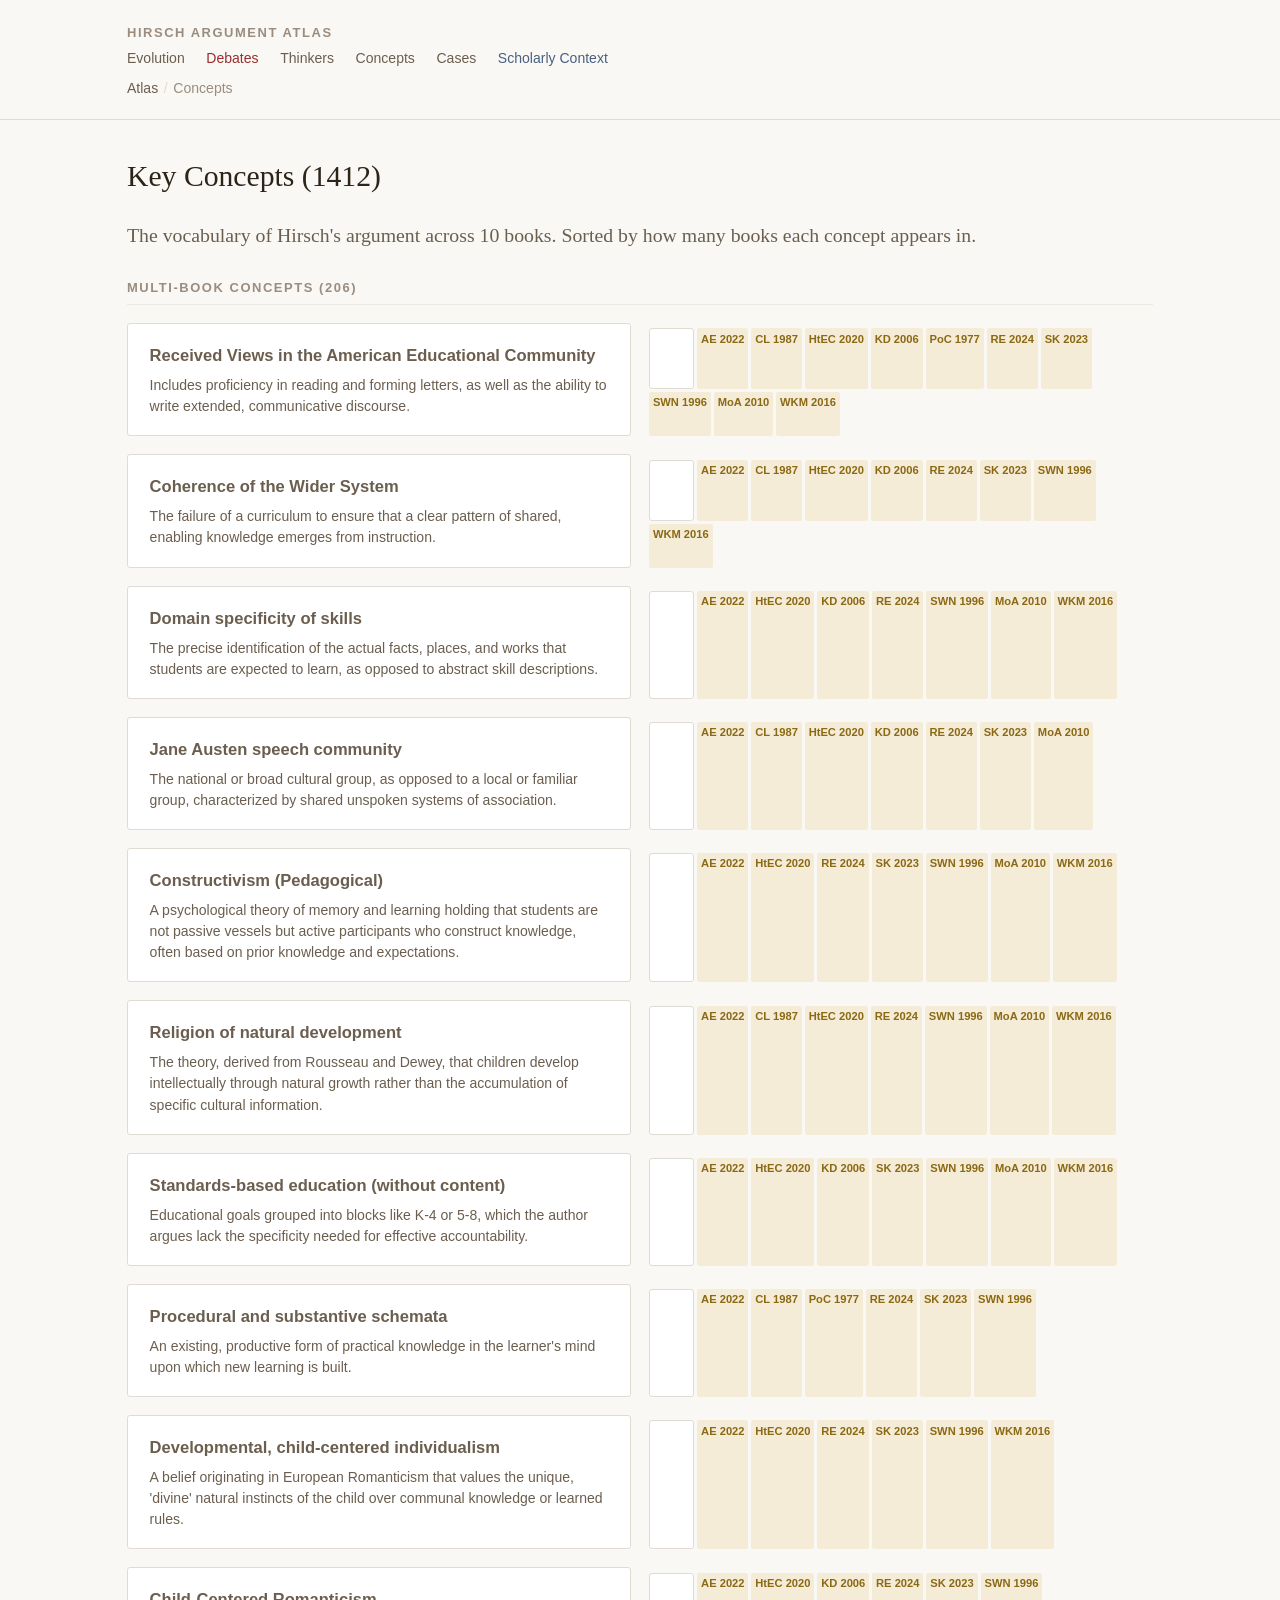
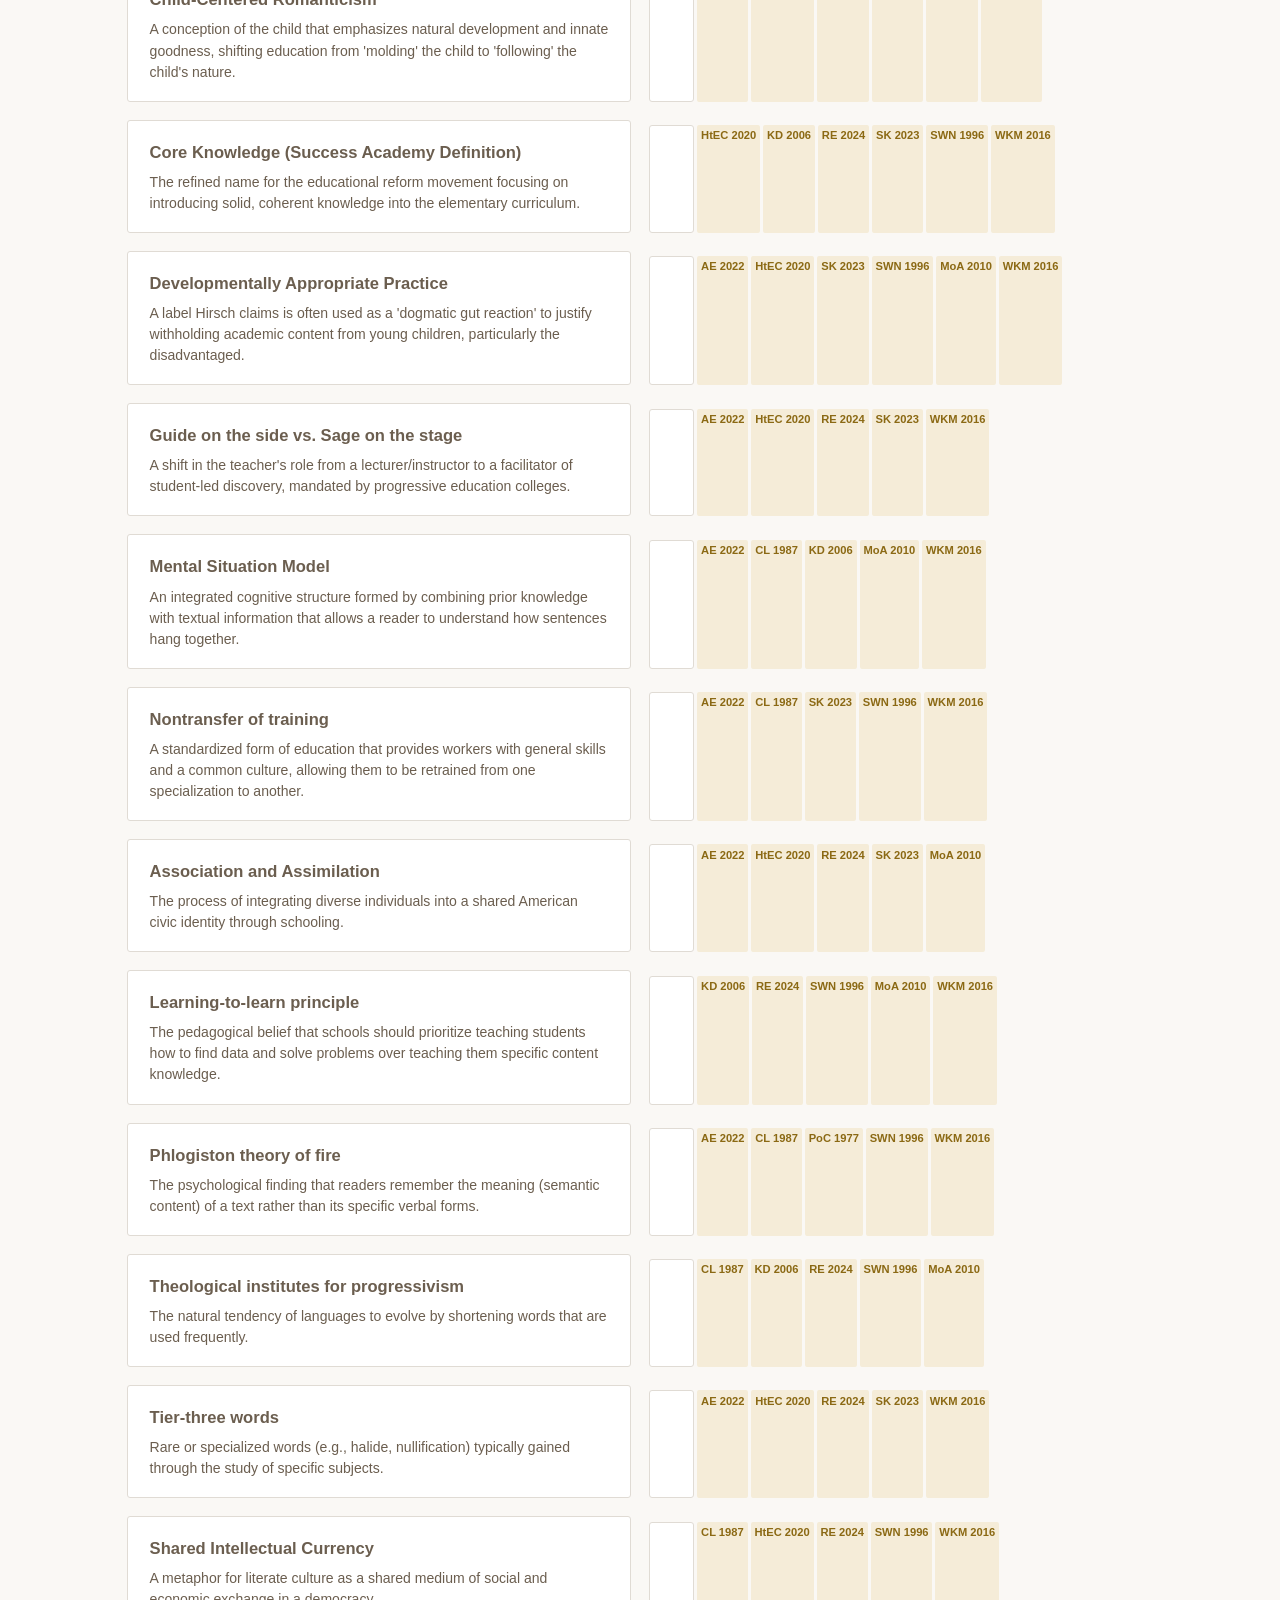
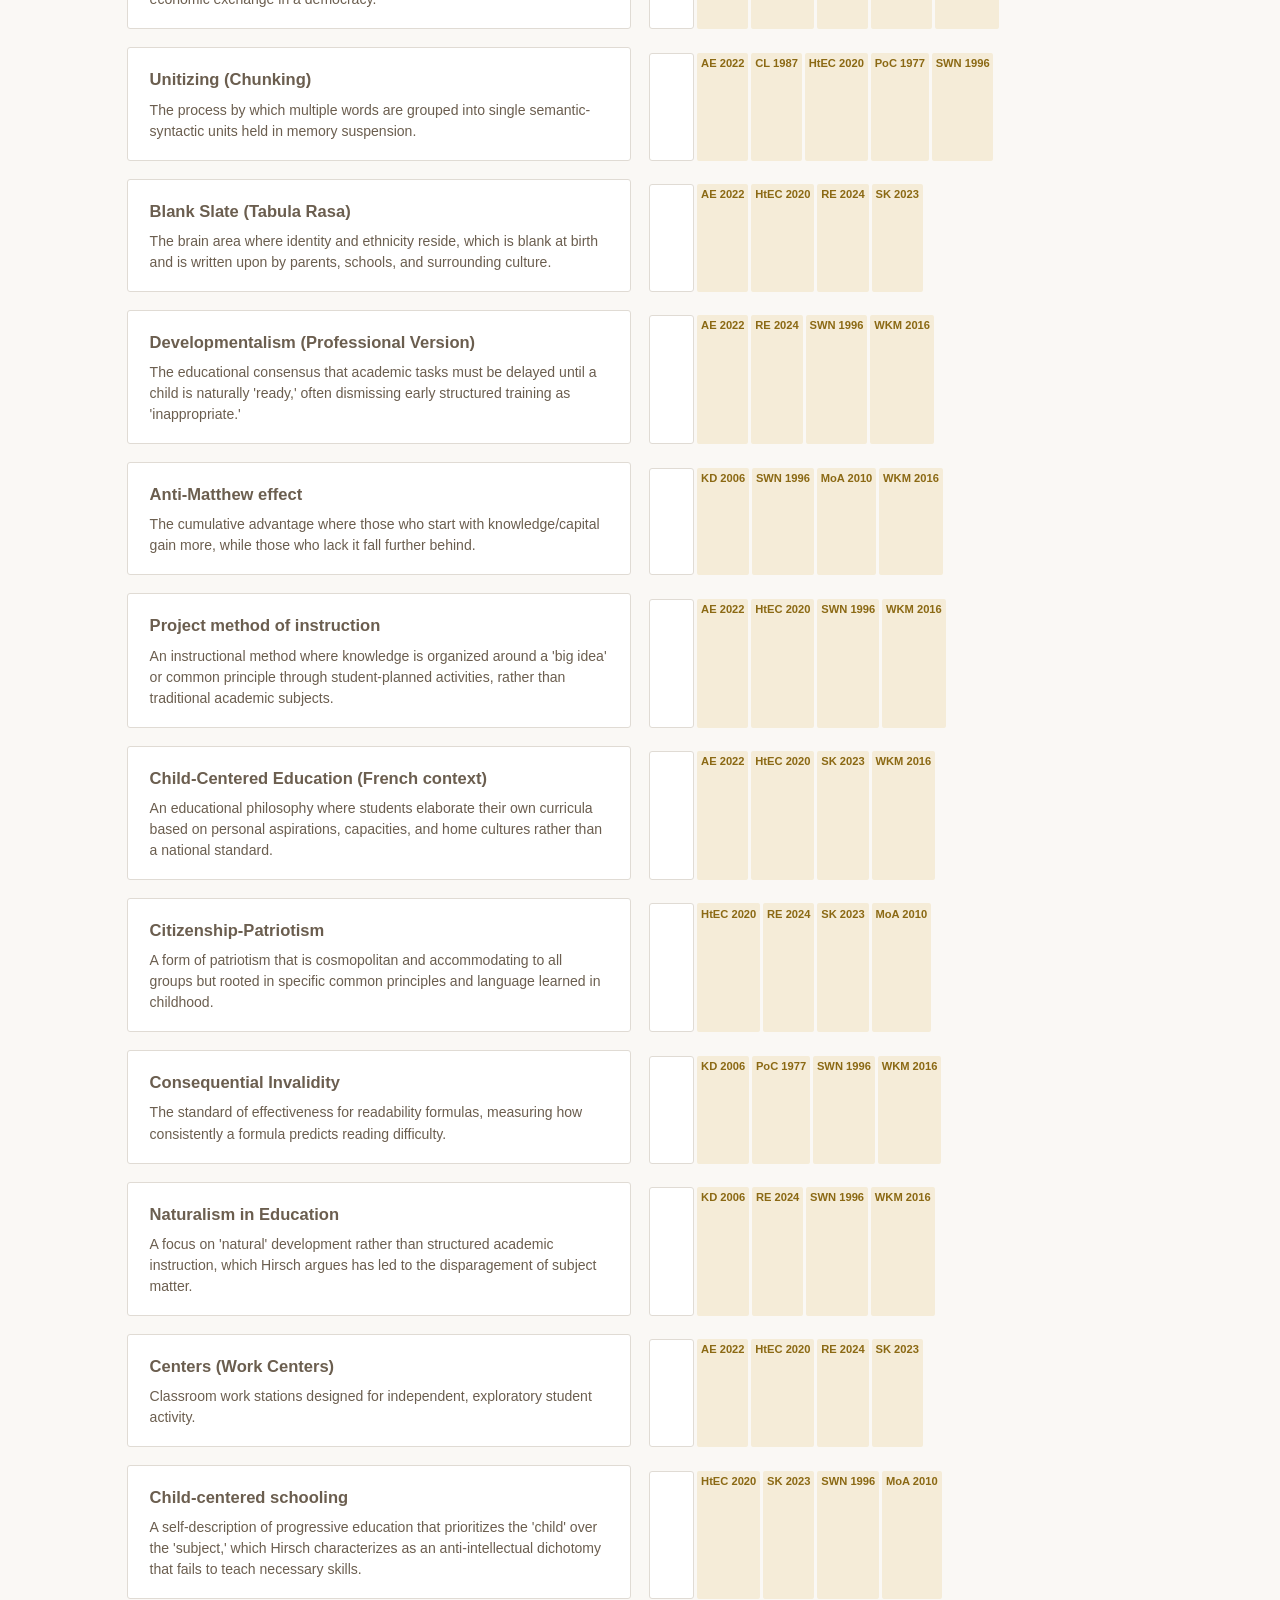
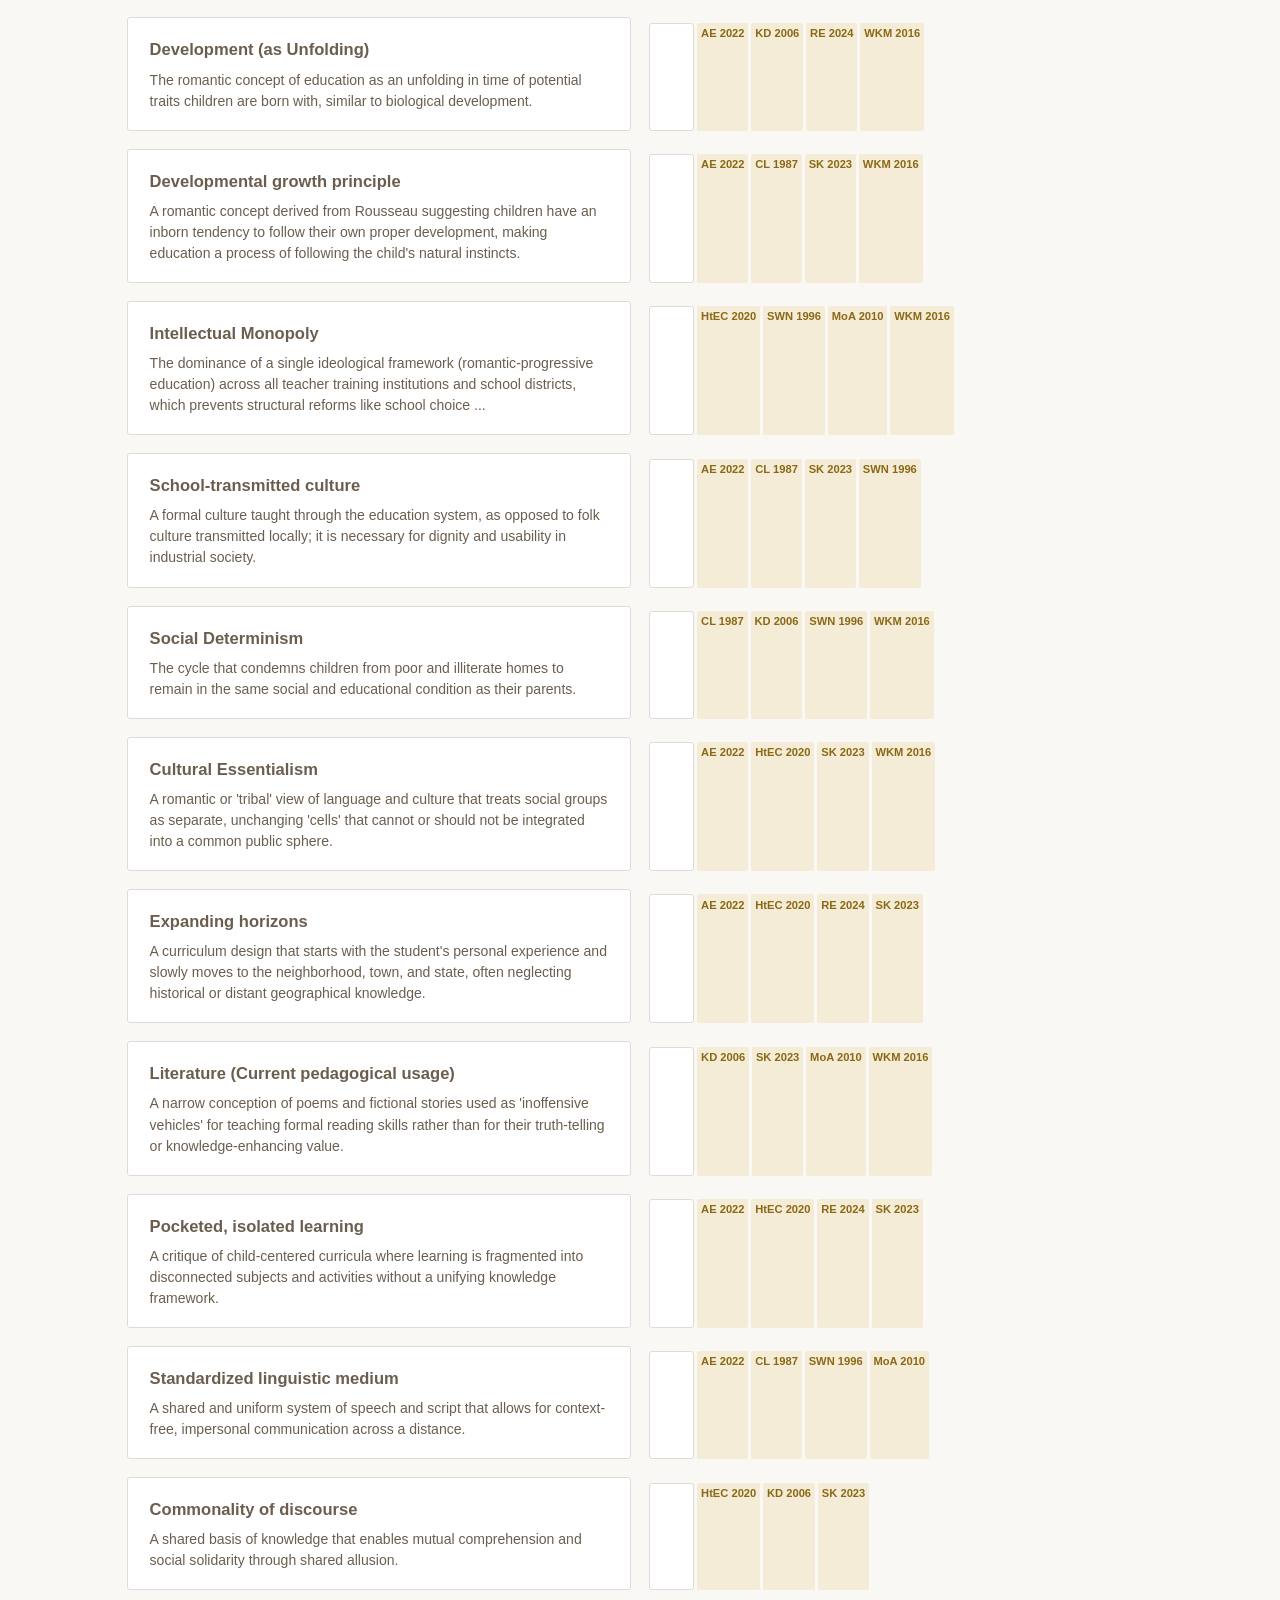
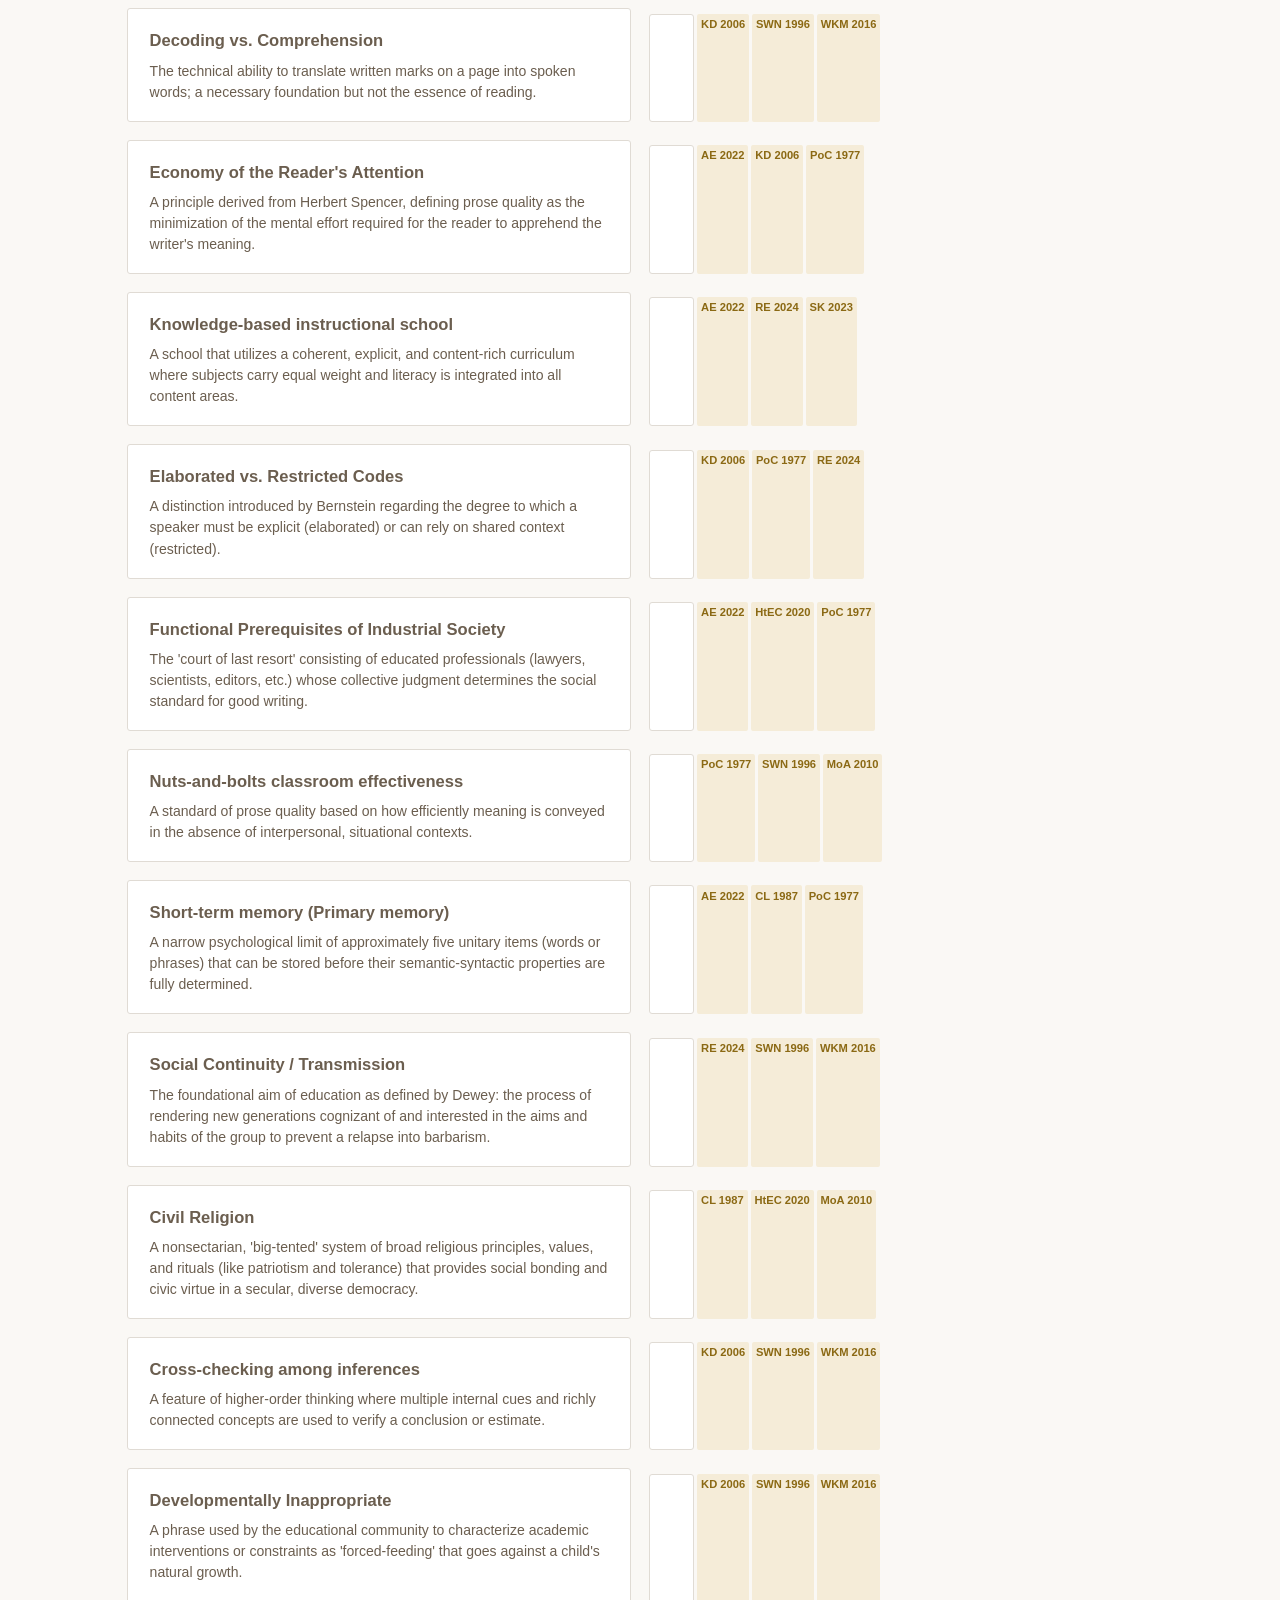
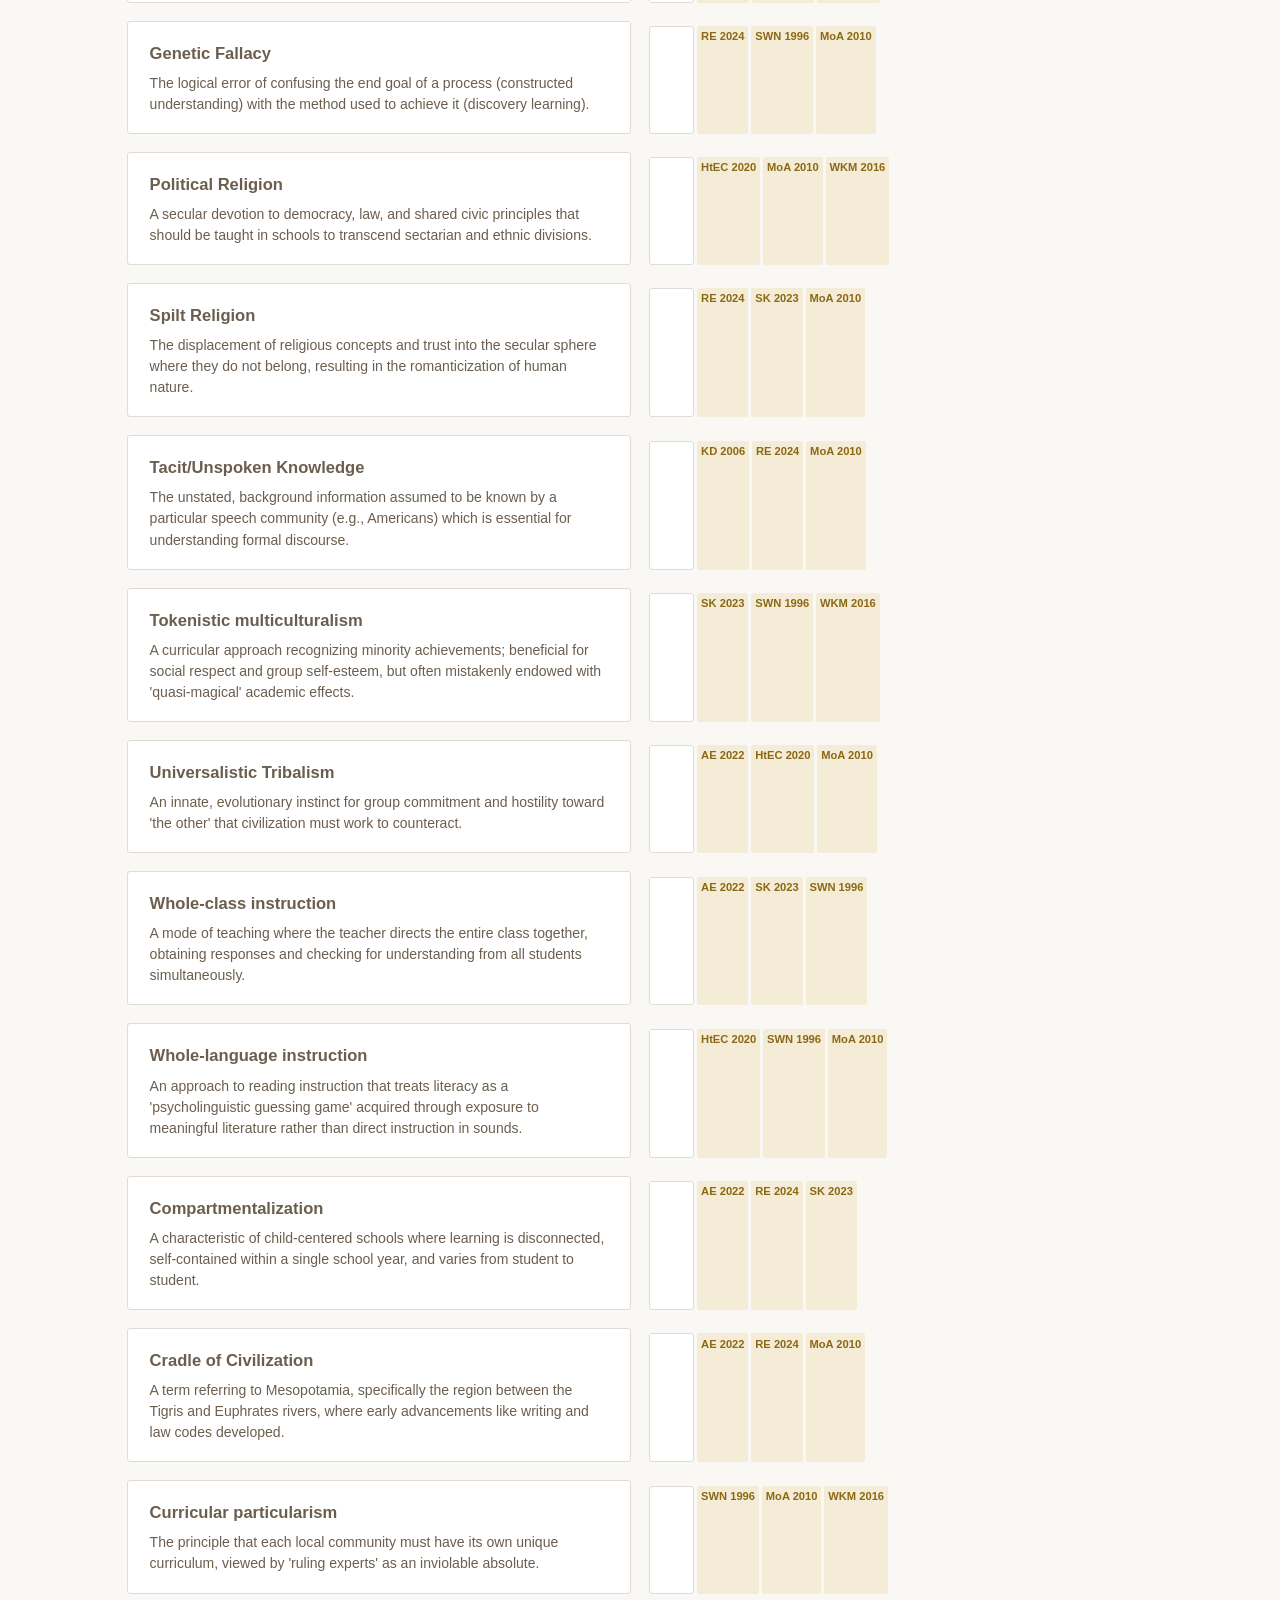
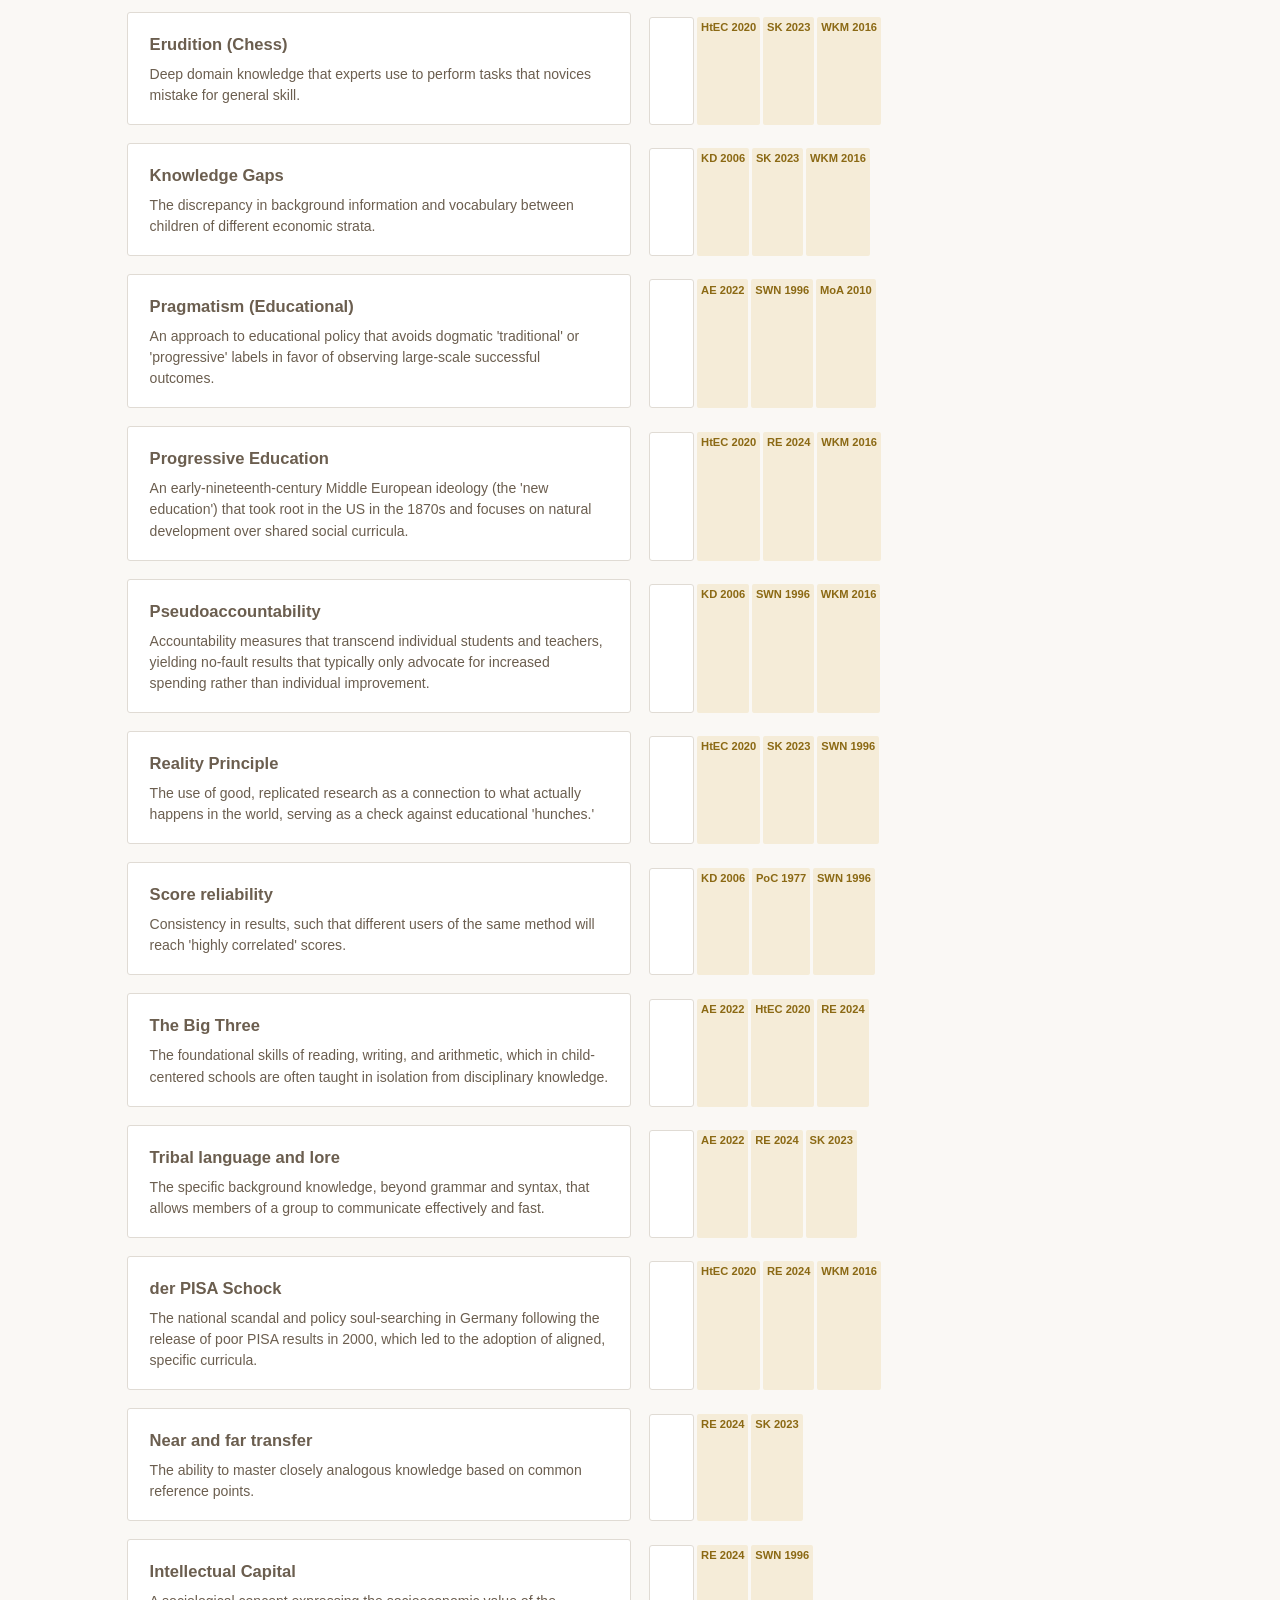
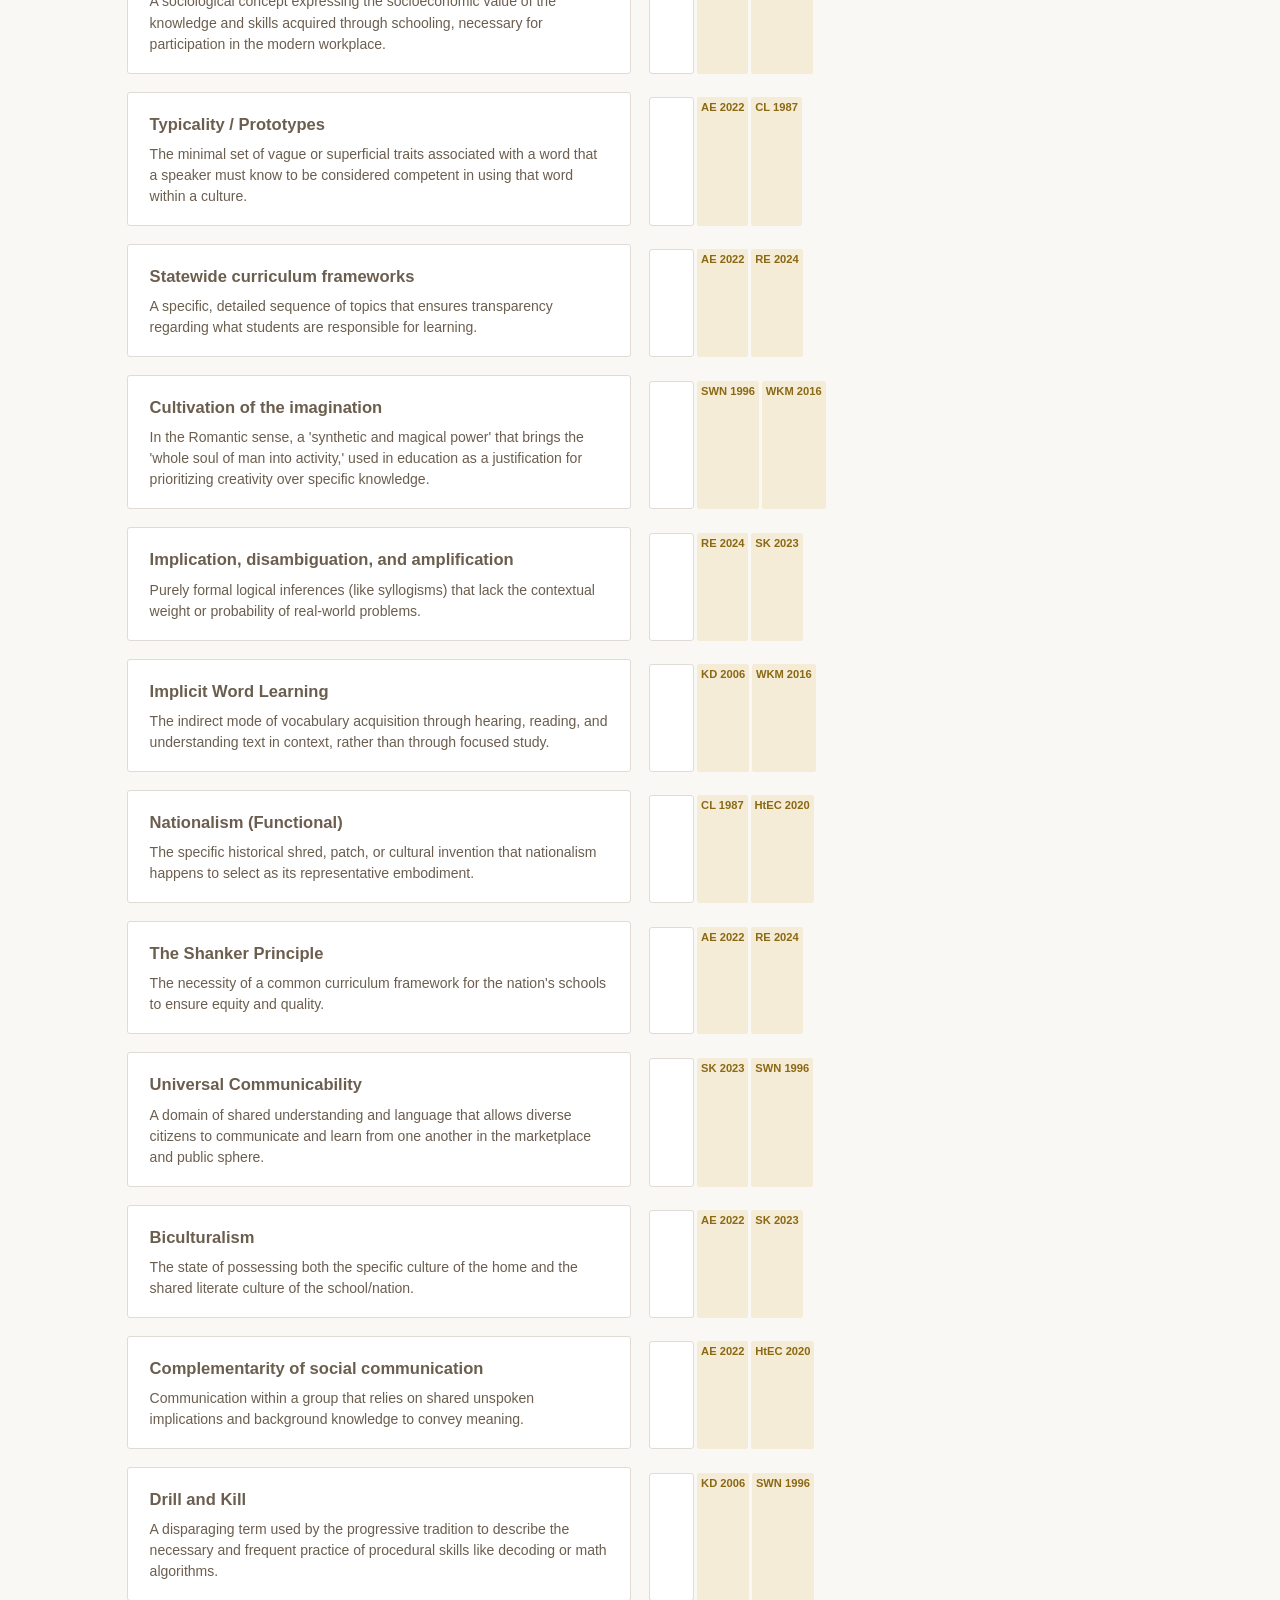
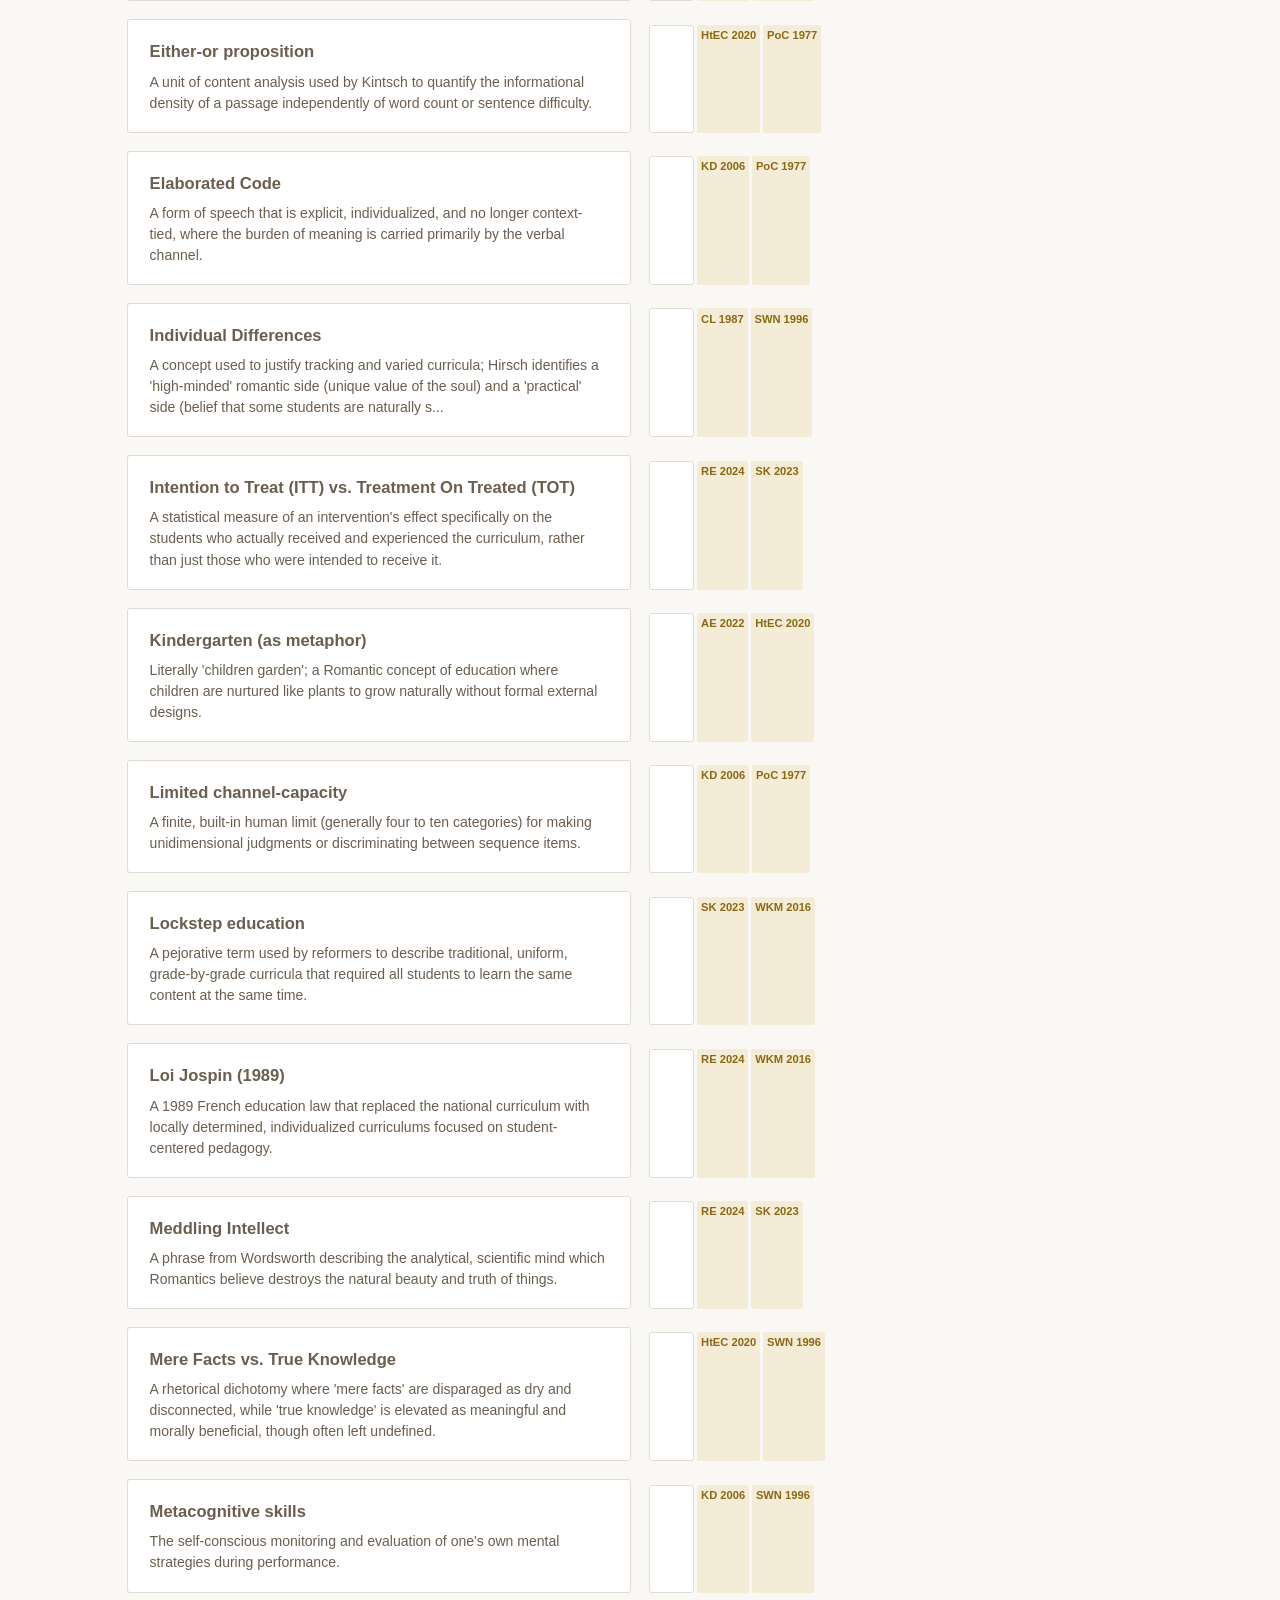
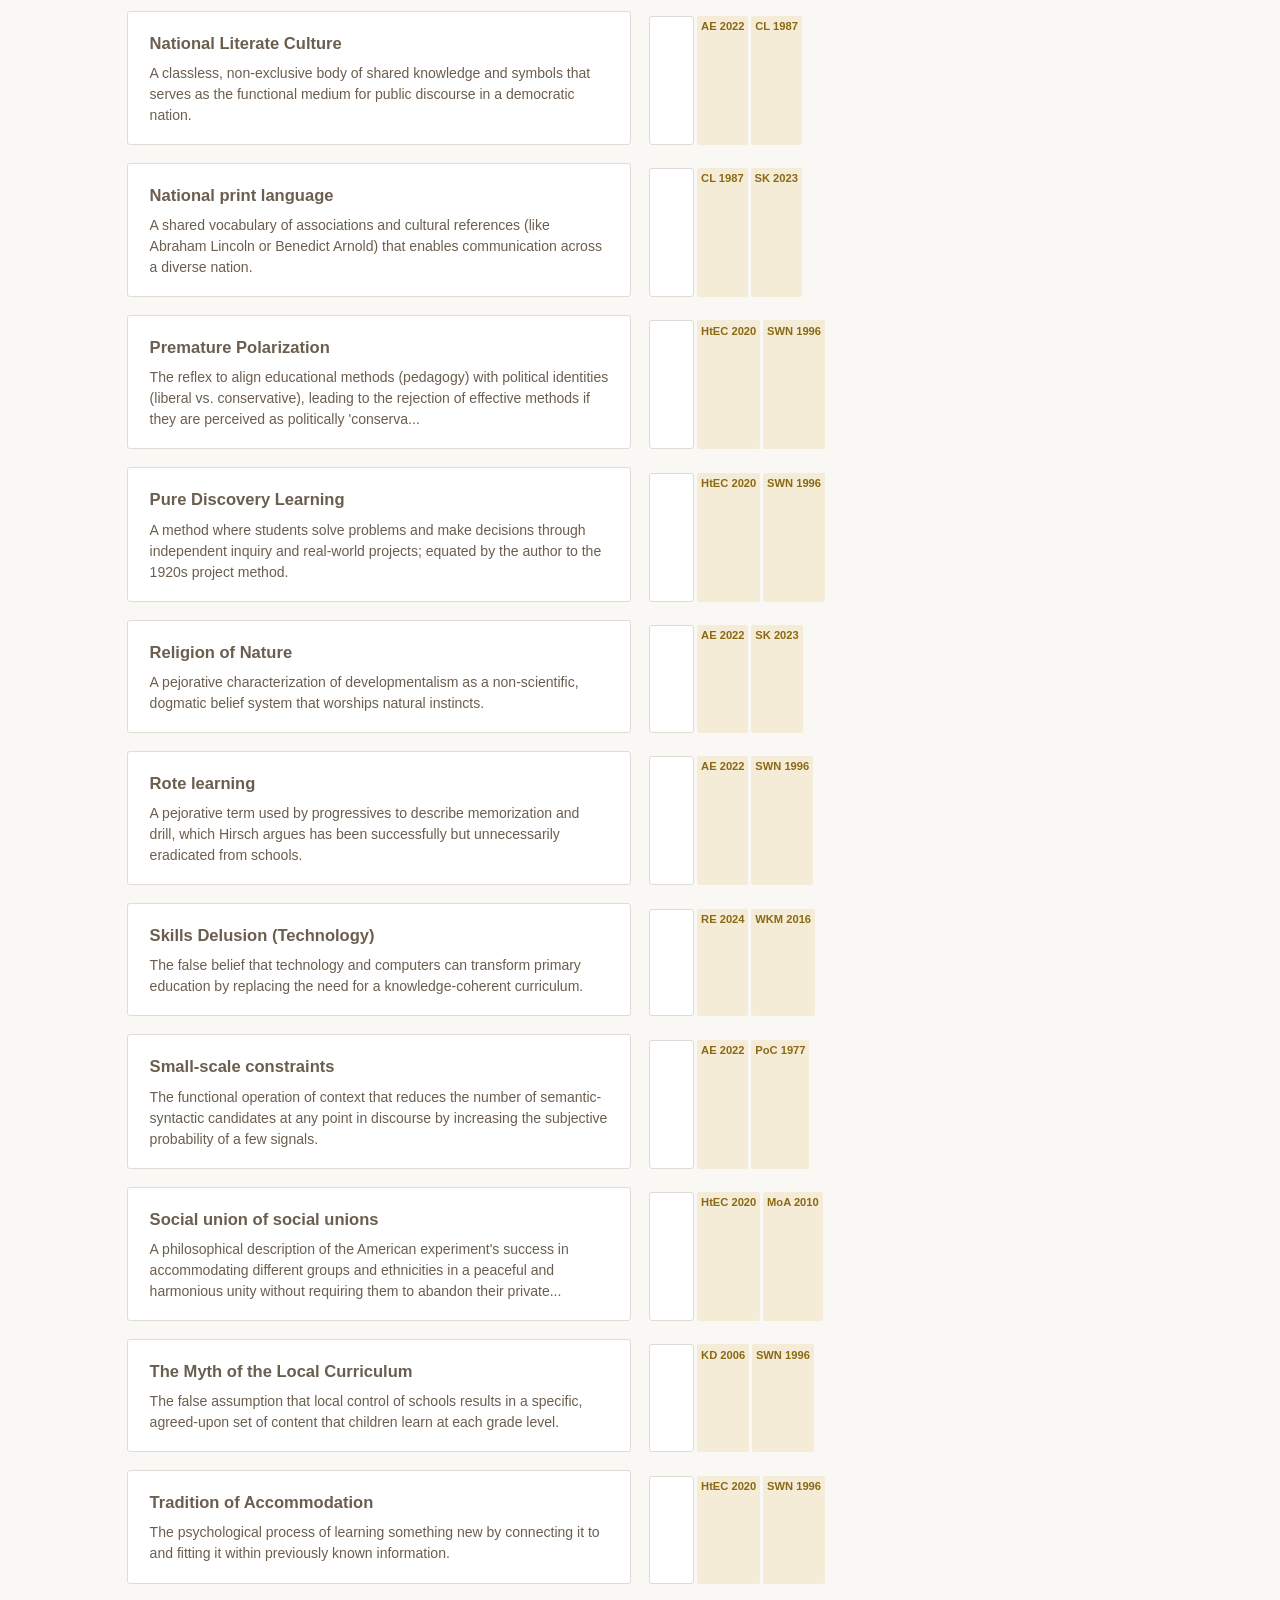
<file: site/concepts.html>
<!DOCTYPE html>
<html lang="en">
<head>
<meta charset="UTF-8">
<meta name="viewport" content="width=device-width, initial-scale=1.0">
<title>Concepts &mdash; Hirsch Argument Atlas</title>
<link rel="stylesheet" href="style.css">
<style>
/* ── Evolution & Timeline ── */
.evo-badge { display: inline-block; padding: 0.15em 0.5em; border-radius: 3px; color: #fff;
  font-family: var(--font-ui); font-size: 0.72rem; font-weight: 600; letter-spacing: 0.02em; }
.timeline-dots { display: inline-flex; gap: 2px; align-items: center; }
.book-dot { display: inline-flex; align-items: center; justify-content: center; width: 22px; height: 22px;
  border-radius: 50%; font-family: var(--font-ui); font-size: 0.55rem; font-weight: 700;
  color: #fff; transition: transform 0.15s; cursor: default; flex-shrink: 0; }
.book-dot:hover { transform: scale(1.3); z-index: 1; }

.evo-card { background: var(--bg-surface); border: 1px solid var(--border); border-radius: 6px;
  padding: 1em 1.2em; margin-bottom: 0.8em; }
.evo-card-header { display: flex; align-items: center; gap: 0.6em; flex-wrap: wrap; margin-bottom: 0.4em; }
.evo-card-claim { font-family: var(--font-body); font-size: 0.92rem; line-height: 1.5; color: var(--text); }
.evo-card-summary { font-family: var(--font-ui); font-size: 0.8rem; color: var(--text-secondary);
  margin-top: 0.3em; font-style: italic; }
.evo-card-members { margin-top: 0.5em; padding-left: 1em; border-left: 2px solid var(--border-light); }
.evo-card-member { font-family: var(--font-ui); font-size: 0.78rem; color: var(--text-secondary);
  padding: 0.15em 0; line-height: 1.4; }
.evo-card-member .member-book { font-weight: 600; color: var(--text); min-width: 4em; display: inline-block; }
.evo-card details summary { cursor: pointer; font-family: var(--font-ui); font-size: 0.78rem;
  color: var(--text-tertiary); }

/* ── Book timeline grid ── */
.book-timeline { display: grid; grid-template-columns: repeat(auto-fill, minmax(140px, 1fr));
  gap: 0.8em; margin: 1.5em 0; }
.book-tile { background: var(--bg-surface); border: 1px solid var(--border); border-radius: 6px;
  padding: 0.8em; text-align: center; text-decoration: none; color: var(--text); transition: border-color 0.15s; }
.book-tile:hover { border-color: var(--accent); }
.book-tile-year { font-family: var(--font-ui); font-size: 1.4rem; font-weight: 700; color: var(--accent); }
.book-tile-title { font-family: var(--font-ui); font-size: 0.75rem; color: var(--text-secondary);
  margin-top: 0.2em; line-height: 1.3; }
.book-tile-stats { font-family: var(--font-ui); font-size: 0.68rem; color: var(--text-tertiary);
  margin-top: 0.4em; }

/* ── Book page ── */
.book-header { margin-bottom: 1.5em; }
.book-header h1 { font-size: 1.6rem; }
.book-header .book-year { font-family: var(--font-ui); font-size: 1.1rem; color: var(--accent); font-weight: 600; }
.chapter-grid { display: grid; grid-template-columns: 1fr; gap: 0.6em; }

/* ── Filter bar ── */
.filter-bar { display: flex; gap: 0.4em; flex-wrap: wrap; margin: 1em 0; }
.filter-btn { font-family: var(--font-ui); font-size: 0.75rem; padding: 0.3em 0.7em;
  border: 1px solid var(--border); border-radius: 3px; background: var(--bg-surface);
  color: var(--text-secondary); cursor: pointer; transition: all 0.15s; }
.filter-btn:hover, .filter-btn.active { background: var(--accent); color: #fff; border-color: var(--accent); }

/* ── Corpus stats bar ── */
.corpus-stats { display: flex; flex-wrap: wrap; gap: 1.5em; margin: 1em 0; padding: 1em;
  background: var(--bg-aside); border-radius: 6px; }
.corpus-stat { text-align: center; }
.corpus-stat-number { font-family: var(--font-ui); font-size: 1.6rem; font-weight: 700; color: var(--accent); display: block; }
.corpus-stat-label { font-family: var(--font-ui); font-size: 0.7rem; color: var(--text-tertiary); }

/* ── Entity cards (multi-book) ── */
.entity-books { display: flex; gap: 3px; margin-top: 0.3em; flex-wrap: wrap; }
.entity-book-tag { font-family: var(--font-ui); font-size: 0.62rem; padding: 0.1em 0.35em;
  border-radius: 2px; background: var(--accent-light); color: var(--accent); font-weight: 600; }

/* ── External research (blue/cool layer) ── */
.ext-card { background: var(--bg-surface); border: 1px solid #c4d4e4; border-left: 3px solid #4a6080;
  border-radius: 6px; padding: 0.8em 1em; margin-bottom: 0.6em; }
.ext-card-text { font-size: 0.85rem; color: var(--text); line-height: 1.5; }
.ext-card-meta { display: flex; gap: 0.5em; flex-wrap: wrap; margin-top: 0.3em; align-items: center; }
.ext-badge { display: inline-block; padding: 0.1em 0.4em; border-radius: 2px;
  font-family: var(--font-ui); font-size: 0.65rem; font-weight: 600; }
.ext-badge-type { background: #eef2f7; color: #4a6080; }
.ext-badge-strength { background: #e8f5e8; color: #2d6a2e; }
.ext-badge-critique { background: #fdf0f0; color: #9a2e2e; }
.ext-provenance { font-family: var(--font-ui); font-size: 0.68rem; color: var(--text-tertiary);
  font-style: italic; padding: 0.5em 0; border-top: 1px solid var(--border-light); margin-top: 0.8em; }

/* ── Entry paths (landing page) ── */
.entry-paths { display: grid; grid-template-columns: 1fr 1fr; gap: 1.2em; margin: 1.5em 0; }
@media (max-width: 40em) { .entry-paths { grid-template-columns: 1fr; } }
.entry-path { display: block; padding: 1.5em; border-radius: 8px; text-decoration: none;
  transition: transform 0.15s, box-shadow 0.15s; }
.entry-path:hover { transform: translateY(-2px); box-shadow: 0 4px 12px rgba(0,0,0,0.08); }
.entry-path-hirsch { background: var(--accent-light); border: 2px solid var(--accent); color: var(--text); }
.entry-path-context { background: #eef2f7; border: 2px solid #4a6080; color: var(--text); }
.entry-path h2 { font-family: var(--font-ui); font-size: 1.1rem; margin-bottom: 0.3em; }
.entry-path-hirsch h2 { color: var(--accent); }
.entry-path-context h2 { color: #4a6080; }
.entry-path p { font-size: 0.85rem; color: var(--text-secondary); margin: 0; }
.entry-path .entry-stat { font-family: var(--font-ui); font-size: 0.75rem; color: var(--text-tertiary); margin-top: 0.5em; }

/* ── Topic section ── */
.topic-section { margin-bottom: 2em; }
.topic-header { display: flex; align-items: baseline; gap: 0.8em; margin-bottom: 0.5em; }
.topic-header h2 { font-size: 1.1rem; margin: 0; }
.topic-split { display: grid; grid-template-columns: 1fr 1fr; gap: 1.5em; }
@media (max-width: 50em) { .topic-split { grid-template-columns: 1fr; } }
.topic-col-label { font-family: var(--font-ui); font-size: 0.72rem; font-weight: 600;
  text-transform: uppercase; letter-spacing: 0.08em; margin-bottom: 0.5em; padding-bottom: 0.3em;
  border-bottom: 2px solid; }
.topic-col-hirsch .topic-col-label { color: var(--accent); border-color: var(--accent); }
.topic-col-ext .topic-col-label { color: #4a6080; border-color: #4a6080; }

/* ── Sidebar book list ── */
.sidebar-book { font-size: 0.78rem; }
.sidebar-book-year { font-weight: 600; min-width: 2.5em; display: inline-block; }
</style>

</head>
<body>
<header class="page-header">
  <div class="header-inner">
    <div class="site-title"><a href="index.html">Hirsch Argument Atlas</a></div>
    <nav class="header-nav">
      <a href="evolution.html">Evolution</a>
      <a href="debates.html" style="color:var(--counter)">Debates</a>
      <a href="thinkers.html">Thinkers</a>
      <a href="concepts.html">Concepts</a>
      <a href="cases.html">Cases</a>
      <a href="context.html" style="color:#4a6080">Scholarly Context</a>
    </nav>
    <nav class="breadcrumb"><a href="index.html">Atlas</a><span class="sep">/</span>Concepts</nav>
  </div>
</header>

<div class="main-grid full-width">
<main class="content">

  <h1>Key Concepts (1412)</h1>
  <p class="lead">The vocabulary of Hirsch's argument across 10 books. Sorted by how many books each concept appears in.</p>

  <div class="section-label" style="margin-top:1em">Multi-Book Concepts (206)</div>
  <div class="entity-grid">
<a class="entity-card" href="entity.html#concept:Received_Views_in_the_American_Educational_Community" style="text-decoration:none;color:inherit;display:block">
  <h3>Received Views in the American Educational Community</h3>
  <div class="entity-card-detail">Includes proficiency in reading and forming letters, as well as the ability to write extended, communicative discourse.</div>
  <div class="entity-books"><a href="books/ae.html" class="entity-book-tag" style="text-decoration:none;color:var(--accent)">AE 2022</a><a href="books/cl.html" class="entity-book-tag" style="text-decoration:none;color:var(--accent)">CL 1987</a><a href="books/how-to-educate-a-citizen.html" class="entity-book-tag" style="text-decoration:none;color:var(--accent)">HtEC 2020</a><a href="books/kd.html" class="entity-book-tag" style="text-decoration:none;color:var(--accent)">KD 2006</a><a href="books/poc.html" class="entity-book-tag" style="text-decoration:none;color:var(--accent)">PoC 1977</a><a href="books/re.html" class="entity-book-tag" style="text-decoration:none;color:var(--accent)">RE 2024</a><a href="books/sk.html" class="entity-book-tag" style="text-decoration:none;color:var(--accent)">SK 2023</a><a href="books/swn.html" class="entity-book-tag" style="text-decoration:none;color:var(--accent)">SWN 1996</a><a href="books/the-making-of-americans.html" class="entity-book-tag" style="text-decoration:none;color:var(--accent)">MoA 2010</a><a href="books/wkm.html" class="entity-book-tag" style="text-decoration:none;color:var(--accent)">WKM 2016</a></div>
</a>
<a class="entity-card" href="entity.html#concept:Coherence_of_the_Wider_System" style="text-decoration:none;color:inherit;display:block">
  <h3>Coherence of the Wider System</h3>
  <div class="entity-card-detail">The failure of a curriculum to ensure that a clear pattern of shared, enabling knowledge emerges from instruction.</div>
  <div class="entity-books"><a href="books/ae.html" class="entity-book-tag" style="text-decoration:none;color:var(--accent)">AE 2022</a><a href="books/cl.html" class="entity-book-tag" style="text-decoration:none;color:var(--accent)">CL 1987</a><a href="books/how-to-educate-a-citizen.html" class="entity-book-tag" style="text-decoration:none;color:var(--accent)">HtEC 2020</a><a href="books/kd.html" class="entity-book-tag" style="text-decoration:none;color:var(--accent)">KD 2006</a><a href="books/re.html" class="entity-book-tag" style="text-decoration:none;color:var(--accent)">RE 2024</a><a href="books/sk.html" class="entity-book-tag" style="text-decoration:none;color:var(--accent)">SK 2023</a><a href="books/swn.html" class="entity-book-tag" style="text-decoration:none;color:var(--accent)">SWN 1996</a><a href="books/wkm.html" class="entity-book-tag" style="text-decoration:none;color:var(--accent)">WKM 2016</a></div>
</a>
<a class="entity-card" href="entity.html#concept:Domain_specificity_of_skills" style="text-decoration:none;color:inherit;display:block">
  <h3>Domain specificity of skills</h3>
  <div class="entity-card-detail">The precise identification of the actual facts, places, and works that students are expected to learn, as opposed to abstract skill descriptions.</div>
  <div class="entity-books"><a href="books/ae.html" class="entity-book-tag" style="text-decoration:none;color:var(--accent)">AE 2022</a><a href="books/how-to-educate-a-citizen.html" class="entity-book-tag" style="text-decoration:none;color:var(--accent)">HtEC 2020</a><a href="books/kd.html" class="entity-book-tag" style="text-decoration:none;color:var(--accent)">KD 2006</a><a href="books/re.html" class="entity-book-tag" style="text-decoration:none;color:var(--accent)">RE 2024</a><a href="books/swn.html" class="entity-book-tag" style="text-decoration:none;color:var(--accent)">SWN 1996</a><a href="books/the-making-of-americans.html" class="entity-book-tag" style="text-decoration:none;color:var(--accent)">MoA 2010</a><a href="books/wkm.html" class="entity-book-tag" style="text-decoration:none;color:var(--accent)">WKM 2016</a></div>
</a>
<a class="entity-card" href="entity.html#concept:Jane_Austen_speech_community" style="text-decoration:none;color:inherit;display:block">
  <h3>Jane Austen speech community</h3>
  <div class="entity-card-detail">The national or broad cultural group, as opposed to a local or familiar group, characterized by shared unspoken systems of association.</div>
  <div class="entity-books"><a href="books/ae.html" class="entity-book-tag" style="text-decoration:none;color:var(--accent)">AE 2022</a><a href="books/cl.html" class="entity-book-tag" style="text-decoration:none;color:var(--accent)">CL 1987</a><a href="books/how-to-educate-a-citizen.html" class="entity-book-tag" style="text-decoration:none;color:var(--accent)">HtEC 2020</a><a href="books/kd.html" class="entity-book-tag" style="text-decoration:none;color:var(--accent)">KD 2006</a><a href="books/re.html" class="entity-book-tag" style="text-decoration:none;color:var(--accent)">RE 2024</a><a href="books/sk.html" class="entity-book-tag" style="text-decoration:none;color:var(--accent)">SK 2023</a><a href="books/the-making-of-americans.html" class="entity-book-tag" style="text-decoration:none;color:var(--accent)">MoA 2010</a></div>
</a>
<a class="entity-card" href="entity.html#concept:Constructivism_(Pedagogical)" style="text-decoration:none;color:inherit;display:block">
  <h3>Constructivism (Pedagogical)</h3>
  <div class="entity-card-detail">A psychological theory of memory and learning holding that students are not passive vessels but active participants who construct knowledge, often based on prior knowledge and expectations.</div>
  <div class="entity-books"><a href="books/ae.html" class="entity-book-tag" style="text-decoration:none;color:var(--accent)">AE 2022</a><a href="books/how-to-educate-a-citizen.html" class="entity-book-tag" style="text-decoration:none;color:var(--accent)">HtEC 2020</a><a href="books/re.html" class="entity-book-tag" style="text-decoration:none;color:var(--accent)">RE 2024</a><a href="books/sk.html" class="entity-book-tag" style="text-decoration:none;color:var(--accent)">SK 2023</a><a href="books/swn.html" class="entity-book-tag" style="text-decoration:none;color:var(--accent)">SWN 1996</a><a href="books/the-making-of-americans.html" class="entity-book-tag" style="text-decoration:none;color:var(--accent)">MoA 2010</a><a href="books/wkm.html" class="entity-book-tag" style="text-decoration:none;color:var(--accent)">WKM 2016</a></div>
</a>
<a class="entity-card" href="entity.html#concept:Religion_of_natural_development" style="text-decoration:none;color:inherit;display:block">
  <h3>Religion of natural development</h3>
  <div class="entity-card-detail">The theory, derived from Rousseau and Dewey, that children develop intellectually through natural growth rather than the accumulation of specific cultural information.</div>
  <div class="entity-books"><a href="books/ae.html" class="entity-book-tag" style="text-decoration:none;color:var(--accent)">AE 2022</a><a href="books/cl.html" class="entity-book-tag" style="text-decoration:none;color:var(--accent)">CL 1987</a><a href="books/how-to-educate-a-citizen.html" class="entity-book-tag" style="text-decoration:none;color:var(--accent)">HtEC 2020</a><a href="books/re.html" class="entity-book-tag" style="text-decoration:none;color:var(--accent)">RE 2024</a><a href="books/swn.html" class="entity-book-tag" style="text-decoration:none;color:var(--accent)">SWN 1996</a><a href="books/the-making-of-americans.html" class="entity-book-tag" style="text-decoration:none;color:var(--accent)">MoA 2010</a><a href="books/wkm.html" class="entity-book-tag" style="text-decoration:none;color:var(--accent)">WKM 2016</a></div>
</a>
<a class="entity-card" href="entity.html#concept:Standards-based_education_(without_content)" style="text-decoration:none;color:inherit;display:block">
  <h3>Standards-based education (without content)</h3>
  <div class="entity-card-detail">Educational goals grouped into blocks like K-4 or 5-8, which the author argues lack the specificity needed for effective accountability.</div>
  <div class="entity-books"><a href="books/ae.html" class="entity-book-tag" style="text-decoration:none;color:var(--accent)">AE 2022</a><a href="books/how-to-educate-a-citizen.html" class="entity-book-tag" style="text-decoration:none;color:var(--accent)">HtEC 2020</a><a href="books/kd.html" class="entity-book-tag" style="text-decoration:none;color:var(--accent)">KD 2006</a><a href="books/sk.html" class="entity-book-tag" style="text-decoration:none;color:var(--accent)">SK 2023</a><a href="books/swn.html" class="entity-book-tag" style="text-decoration:none;color:var(--accent)">SWN 1996</a><a href="books/the-making-of-americans.html" class="entity-book-tag" style="text-decoration:none;color:var(--accent)">MoA 2010</a><a href="books/wkm.html" class="entity-book-tag" style="text-decoration:none;color:var(--accent)">WKM 2016</a></div>
</a>
<a class="entity-card" href="entity.html#concept:Procedural_and_substantive_schemata" style="text-decoration:none;color:inherit;display:block">
  <h3>Procedural and substantive schemata</h3>
  <div class="entity-card-detail">An existing, productive form of practical knowledge in the learner&#x27;s mind upon which new learning is built.</div>
  <div class="entity-books"><a href="books/ae.html" class="entity-book-tag" style="text-decoration:none;color:var(--accent)">AE 2022</a><a href="books/cl.html" class="entity-book-tag" style="text-decoration:none;color:var(--accent)">CL 1987</a><a href="books/poc.html" class="entity-book-tag" style="text-decoration:none;color:var(--accent)">PoC 1977</a><a href="books/re.html" class="entity-book-tag" style="text-decoration:none;color:var(--accent)">RE 2024</a><a href="books/sk.html" class="entity-book-tag" style="text-decoration:none;color:var(--accent)">SK 2023</a><a href="books/swn.html" class="entity-book-tag" style="text-decoration:none;color:var(--accent)">SWN 1996</a></div>
</a>
<a class="entity-card" href="entity.html#concept:Developmental,_child-centered_individualism" style="text-decoration:none;color:inherit;display:block">
  <h3>Developmental, child-centered individualism</h3>
  <div class="entity-card-detail">A belief originating in European Romanticism that values the unique, &#x27;divine&#x27; natural instincts of the child over communal knowledge or learned rules.</div>
  <div class="entity-books"><a href="books/ae.html" class="entity-book-tag" style="text-decoration:none;color:var(--accent)">AE 2022</a><a href="books/how-to-educate-a-citizen.html" class="entity-book-tag" style="text-decoration:none;color:var(--accent)">HtEC 2020</a><a href="books/re.html" class="entity-book-tag" style="text-decoration:none;color:var(--accent)">RE 2024</a><a href="books/sk.html" class="entity-book-tag" style="text-decoration:none;color:var(--accent)">SK 2023</a><a href="books/swn.html" class="entity-book-tag" style="text-decoration:none;color:var(--accent)">SWN 1996</a><a href="books/wkm.html" class="entity-book-tag" style="text-decoration:none;color:var(--accent)">WKM 2016</a></div>
</a>
<a class="entity-card" href="entity.html#concept:Child-Centered_Romanticism" style="text-decoration:none;color:inherit;display:block">
  <h3>Child-Centered Romanticism</h3>
  <div class="entity-card-detail">A conception of the child that emphasizes natural development and innate goodness, shifting education from &#x27;molding&#x27; the child to &#x27;following&#x27; the child&#x27;s nature.</div>
  <div class="entity-books"><a href="books/ae.html" class="entity-book-tag" style="text-decoration:none;color:var(--accent)">AE 2022</a><a href="books/how-to-educate-a-citizen.html" class="entity-book-tag" style="text-decoration:none;color:var(--accent)">HtEC 2020</a><a href="books/kd.html" class="entity-book-tag" style="text-decoration:none;color:var(--accent)">KD 2006</a><a href="books/re.html" class="entity-book-tag" style="text-decoration:none;color:var(--accent)">RE 2024</a><a href="books/sk.html" class="entity-book-tag" style="text-decoration:none;color:var(--accent)">SK 2023</a><a href="books/swn.html" class="entity-book-tag" style="text-decoration:none;color:var(--accent)">SWN 1996</a></div>
</a>
<a class="entity-card" href="entity.html#concept:Core_Knowledge_(Success_Academy_Definition)" style="text-decoration:none;color:inherit;display:block">
  <h3>Core Knowledge (Success Academy Definition)</h3>
  <div class="entity-card-detail">The refined name for the educational reform movement focusing on introducing solid, coherent knowledge into the elementary curriculum.</div>
  <div class="entity-books"><a href="books/how-to-educate-a-citizen.html" class="entity-book-tag" style="text-decoration:none;color:var(--accent)">HtEC 2020</a><a href="books/kd.html" class="entity-book-tag" style="text-decoration:none;color:var(--accent)">KD 2006</a><a href="books/re.html" class="entity-book-tag" style="text-decoration:none;color:var(--accent)">RE 2024</a><a href="books/sk.html" class="entity-book-tag" style="text-decoration:none;color:var(--accent)">SK 2023</a><a href="books/swn.html" class="entity-book-tag" style="text-decoration:none;color:var(--accent)">SWN 1996</a><a href="books/wkm.html" class="entity-book-tag" style="text-decoration:none;color:var(--accent)">WKM 2016</a></div>
</a>
<a class="entity-card" href="entity.html#concept:Developmentally_Appropriate_Practice" style="text-decoration:none;color:inherit;display:block">
  <h3>Developmentally Appropriate Practice</h3>
  <div class="entity-card-detail">A label Hirsch claims is often used as a &#x27;dogmatic gut reaction&#x27; to justify withholding academic content from young children, particularly the disadvantaged.</div>
  <div class="entity-books"><a href="books/ae.html" class="entity-book-tag" style="text-decoration:none;color:var(--accent)">AE 2022</a><a href="books/how-to-educate-a-citizen.html" class="entity-book-tag" style="text-decoration:none;color:var(--accent)">HtEC 2020</a><a href="books/sk.html" class="entity-book-tag" style="text-decoration:none;color:var(--accent)">SK 2023</a><a href="books/swn.html" class="entity-book-tag" style="text-decoration:none;color:var(--accent)">SWN 1996</a><a href="books/the-making-of-americans.html" class="entity-book-tag" style="text-decoration:none;color:var(--accent)">MoA 2010</a><a href="books/wkm.html" class="entity-book-tag" style="text-decoration:none;color:var(--accent)">WKM 2016</a></div>
</a>
<a class="entity-card" href="entity.html#concept:Guide_on_the_side_vs._Sage_on_the_stage" style="text-decoration:none;color:inherit;display:block">
  <h3>Guide on the side vs. Sage on the stage</h3>
  <div class="entity-card-detail">A shift in the teacher&#x27;s role from a lecturer/instructor to a facilitator of student-led discovery, mandated by progressive education colleges.</div>
  <div class="entity-books"><a href="books/ae.html" class="entity-book-tag" style="text-decoration:none;color:var(--accent)">AE 2022</a><a href="books/how-to-educate-a-citizen.html" class="entity-book-tag" style="text-decoration:none;color:var(--accent)">HtEC 2020</a><a href="books/re.html" class="entity-book-tag" style="text-decoration:none;color:var(--accent)">RE 2024</a><a href="books/sk.html" class="entity-book-tag" style="text-decoration:none;color:var(--accent)">SK 2023</a><a href="books/wkm.html" class="entity-book-tag" style="text-decoration:none;color:var(--accent)">WKM 2016</a></div>
</a>
<a class="entity-card" href="entity.html#concept:Mental_Situation_Model" style="text-decoration:none;color:inherit;display:block">
  <h3>Mental Situation Model</h3>
  <div class="entity-card-detail">An integrated cognitive structure formed by combining prior knowledge with textual information that allows a reader to understand how sentences hang together.</div>
  <div class="entity-books"><a href="books/ae.html" class="entity-book-tag" style="text-decoration:none;color:var(--accent)">AE 2022</a><a href="books/cl.html" class="entity-book-tag" style="text-decoration:none;color:var(--accent)">CL 1987</a><a href="books/kd.html" class="entity-book-tag" style="text-decoration:none;color:var(--accent)">KD 2006</a><a href="books/the-making-of-americans.html" class="entity-book-tag" style="text-decoration:none;color:var(--accent)">MoA 2010</a><a href="books/wkm.html" class="entity-book-tag" style="text-decoration:none;color:var(--accent)">WKM 2016</a></div>
</a>
<a class="entity-card" href="entity.html#concept:Nontransfer_of_training" style="text-decoration:none;color:inherit;display:block">
  <h3>Nontransfer of training</h3>
  <div class="entity-card-detail">A standardized form of education that provides workers with general skills and a common culture, allowing them to be retrained from one specialization to another.</div>
  <div class="entity-books"><a href="books/ae.html" class="entity-book-tag" style="text-decoration:none;color:var(--accent)">AE 2022</a><a href="books/cl.html" class="entity-book-tag" style="text-decoration:none;color:var(--accent)">CL 1987</a><a href="books/sk.html" class="entity-book-tag" style="text-decoration:none;color:var(--accent)">SK 2023</a><a href="books/swn.html" class="entity-book-tag" style="text-decoration:none;color:var(--accent)">SWN 1996</a><a href="books/wkm.html" class="entity-book-tag" style="text-decoration:none;color:var(--accent)">WKM 2016</a></div>
</a>
<a class="entity-card" href="entity.html#concept:Association_and_Assimilation" style="text-decoration:none;color:inherit;display:block">
  <h3>Association and Assimilation</h3>
  <div class="entity-card-detail">The process of integrating diverse individuals into a shared American civic identity through schooling.</div>
  <div class="entity-books"><a href="books/ae.html" class="entity-book-tag" style="text-decoration:none;color:var(--accent)">AE 2022</a><a href="books/how-to-educate-a-citizen.html" class="entity-book-tag" style="text-decoration:none;color:var(--accent)">HtEC 2020</a><a href="books/re.html" class="entity-book-tag" style="text-decoration:none;color:var(--accent)">RE 2024</a><a href="books/sk.html" class="entity-book-tag" style="text-decoration:none;color:var(--accent)">SK 2023</a><a href="books/the-making-of-americans.html" class="entity-book-tag" style="text-decoration:none;color:var(--accent)">MoA 2010</a></div>
</a>
<a class="entity-card" href="entity.html#concept:Learning-to-learn_principle" style="text-decoration:none;color:inherit;display:block">
  <h3>Learning-to-learn principle</h3>
  <div class="entity-card-detail">The pedagogical belief that schools should prioritize teaching students how to find data and solve problems over teaching them specific content knowledge.</div>
  <div class="entity-books"><a href="books/kd.html" class="entity-book-tag" style="text-decoration:none;color:var(--accent)">KD 2006</a><a href="books/re.html" class="entity-book-tag" style="text-decoration:none;color:var(--accent)">RE 2024</a><a href="books/swn.html" class="entity-book-tag" style="text-decoration:none;color:var(--accent)">SWN 1996</a><a href="books/the-making-of-americans.html" class="entity-book-tag" style="text-decoration:none;color:var(--accent)">MoA 2010</a><a href="books/wkm.html" class="entity-book-tag" style="text-decoration:none;color:var(--accent)">WKM 2016</a></div>
</a>
<a class="entity-card" href="entity.html#concept:Phlogiston_theory_of_fire" style="text-decoration:none;color:inherit;display:block">
  <h3>Phlogiston theory of fire</h3>
  <div class="entity-card-detail">The psychological finding that readers remember the meaning (semantic content) of a text rather than its specific verbal forms.</div>
  <div class="entity-books"><a href="books/ae.html" class="entity-book-tag" style="text-decoration:none;color:var(--accent)">AE 2022</a><a href="books/cl.html" class="entity-book-tag" style="text-decoration:none;color:var(--accent)">CL 1987</a><a href="books/poc.html" class="entity-book-tag" style="text-decoration:none;color:var(--accent)">PoC 1977</a><a href="books/swn.html" class="entity-book-tag" style="text-decoration:none;color:var(--accent)">SWN 1996</a><a href="books/wkm.html" class="entity-book-tag" style="text-decoration:none;color:var(--accent)">WKM 2016</a></div>
</a>
<a class="entity-card" href="entity.html#concept:Theological_institutes_for_progressivism" style="text-decoration:none;color:inherit;display:block">
  <h3>Theological institutes for progressivism</h3>
  <div class="entity-card-detail">The natural tendency of languages to evolve by shortening words that are used frequently.</div>
  <div class="entity-books"><a href="books/cl.html" class="entity-book-tag" style="text-decoration:none;color:var(--accent)">CL 1987</a><a href="books/kd.html" class="entity-book-tag" style="text-decoration:none;color:var(--accent)">KD 2006</a><a href="books/re.html" class="entity-book-tag" style="text-decoration:none;color:var(--accent)">RE 2024</a><a href="books/swn.html" class="entity-book-tag" style="text-decoration:none;color:var(--accent)">SWN 1996</a><a href="books/the-making-of-americans.html" class="entity-book-tag" style="text-decoration:none;color:var(--accent)">MoA 2010</a></div>
</a>
<a class="entity-card" href="entity.html#concept:Tier-three_words" style="text-decoration:none;color:inherit;display:block">
  <h3>Tier-three words</h3>
  <div class="entity-card-detail">Rare or specialized words (e.g., halide, nullification) typically gained through the study of specific subjects.</div>
  <div class="entity-books"><a href="books/ae.html" class="entity-book-tag" style="text-decoration:none;color:var(--accent)">AE 2022</a><a href="books/how-to-educate-a-citizen.html" class="entity-book-tag" style="text-decoration:none;color:var(--accent)">HtEC 2020</a><a href="books/re.html" class="entity-book-tag" style="text-decoration:none;color:var(--accent)">RE 2024</a><a href="books/sk.html" class="entity-book-tag" style="text-decoration:none;color:var(--accent)">SK 2023</a><a href="books/wkm.html" class="entity-book-tag" style="text-decoration:none;color:var(--accent)">WKM 2016</a></div>
</a>
<a class="entity-card" href="entity.html#concept:Shared_Intellectual_Currency" style="text-decoration:none;color:inherit;display:block">
  <h3>Shared Intellectual Currency</h3>
  <div class="entity-card-detail">A metaphor for literate culture as a shared medium of social and economic exchange in a democracy.</div>
  <div class="entity-books"><a href="books/cl.html" class="entity-book-tag" style="text-decoration:none;color:var(--accent)">CL 1987</a><a href="books/how-to-educate-a-citizen.html" class="entity-book-tag" style="text-decoration:none;color:var(--accent)">HtEC 2020</a><a href="books/re.html" class="entity-book-tag" style="text-decoration:none;color:var(--accent)">RE 2024</a><a href="books/swn.html" class="entity-book-tag" style="text-decoration:none;color:var(--accent)">SWN 1996</a><a href="books/wkm.html" class="entity-book-tag" style="text-decoration:none;color:var(--accent)">WKM 2016</a></div>
</a>
<a class="entity-card" href="entity.html#concept:Unitizing_(Chunking)" style="text-decoration:none;color:inherit;display:block">
  <h3>Unitizing (Chunking)</h3>
  <div class="entity-card-detail">The process by which multiple words are grouped into single semantic-syntactic units held in memory suspension.</div>
  <div class="entity-books"><a href="books/ae.html" class="entity-book-tag" style="text-decoration:none;color:var(--accent)">AE 2022</a><a href="books/cl.html" class="entity-book-tag" style="text-decoration:none;color:var(--accent)">CL 1987</a><a href="books/how-to-educate-a-citizen.html" class="entity-book-tag" style="text-decoration:none;color:var(--accent)">HtEC 2020</a><a href="books/poc.html" class="entity-book-tag" style="text-decoration:none;color:var(--accent)">PoC 1977</a><a href="books/swn.html" class="entity-book-tag" style="text-decoration:none;color:var(--accent)">SWN 1996</a></div>
</a>
<a class="entity-card" href="entity.html#concept:Blank_Slate_(Tabula_Rasa)" style="text-decoration:none;color:inherit;display:block">
  <h3>Blank Slate (Tabula Rasa)</h3>
  <div class="entity-card-detail">The brain area where identity and ethnicity reside, which is blank at birth and is written upon by parents, schools, and surrounding culture.</div>
  <div class="entity-books"><a href="books/ae.html" class="entity-book-tag" style="text-decoration:none;color:var(--accent)">AE 2022</a><a href="books/how-to-educate-a-citizen.html" class="entity-book-tag" style="text-decoration:none;color:var(--accent)">HtEC 2020</a><a href="books/re.html" class="entity-book-tag" style="text-decoration:none;color:var(--accent)">RE 2024</a><a href="books/sk.html" class="entity-book-tag" style="text-decoration:none;color:var(--accent)">SK 2023</a></div>
</a>
<a class="entity-card" href="entity.html#concept:Developmentalism_(Professional_Version)" style="text-decoration:none;color:inherit;display:block">
  <h3>Developmentalism (Professional Version)</h3>
  <div class="entity-card-detail">The educational consensus that academic tasks must be delayed until a child is naturally &#x27;ready,&#x27; often dismissing early structured training as &#x27;inappropriate.&#x27;</div>
  <div class="entity-books"><a href="books/ae.html" class="entity-book-tag" style="text-decoration:none;color:var(--accent)">AE 2022</a><a href="books/re.html" class="entity-book-tag" style="text-decoration:none;color:var(--accent)">RE 2024</a><a href="books/swn.html" class="entity-book-tag" style="text-decoration:none;color:var(--accent)">SWN 1996</a><a href="books/wkm.html" class="entity-book-tag" style="text-decoration:none;color:var(--accent)">WKM 2016</a></div>
</a>
<a class="entity-card" href="entity.html#concept:Anti-Matthew_effect" style="text-decoration:none;color:inherit;display:block">
  <h3>Anti-Matthew effect</h3>
  <div class="entity-card-detail">The cumulative advantage where those who start with knowledge/capital gain more, while those who lack it fall further behind.</div>
  <div class="entity-books"><a href="books/kd.html" class="entity-book-tag" style="text-decoration:none;color:var(--accent)">KD 2006</a><a href="books/swn.html" class="entity-book-tag" style="text-decoration:none;color:var(--accent)">SWN 1996</a><a href="books/the-making-of-americans.html" class="entity-book-tag" style="text-decoration:none;color:var(--accent)">MoA 2010</a><a href="books/wkm.html" class="entity-book-tag" style="text-decoration:none;color:var(--accent)">WKM 2016</a></div>
</a>
<a class="entity-card" href="entity.html#concept:Project_method_of_instruction" style="text-decoration:none;color:inherit;display:block">
  <h3>Project method of instruction</h3>
  <div class="entity-card-detail">An instructional method where knowledge is organized around a &#x27;big idea&#x27; or common principle through student-planned activities, rather than traditional academic subjects.</div>
  <div class="entity-books"><a href="books/ae.html" class="entity-book-tag" style="text-decoration:none;color:var(--accent)">AE 2022</a><a href="books/how-to-educate-a-citizen.html" class="entity-book-tag" style="text-decoration:none;color:var(--accent)">HtEC 2020</a><a href="books/swn.html" class="entity-book-tag" style="text-decoration:none;color:var(--accent)">SWN 1996</a><a href="books/wkm.html" class="entity-book-tag" style="text-decoration:none;color:var(--accent)">WKM 2016</a></div>
</a>
<a class="entity-card" href="entity.html#concept:Child-Centered_Education_(French_context)" style="text-decoration:none;color:inherit;display:block">
  <h3>Child-Centered Education (French context)</h3>
  <div class="entity-card-detail">An educational philosophy where students elaborate their own curricula based on personal aspirations, capacities, and home cultures rather than a national standard.</div>
  <div class="entity-books"><a href="books/ae.html" class="entity-book-tag" style="text-decoration:none;color:var(--accent)">AE 2022</a><a href="books/how-to-educate-a-citizen.html" class="entity-book-tag" style="text-decoration:none;color:var(--accent)">HtEC 2020</a><a href="books/sk.html" class="entity-book-tag" style="text-decoration:none;color:var(--accent)">SK 2023</a><a href="books/wkm.html" class="entity-book-tag" style="text-decoration:none;color:var(--accent)">WKM 2016</a></div>
</a>
<a class="entity-card" href="entity.html#concept:Citizenship-Patriotism" style="text-decoration:none;color:inherit;display:block">
  <h3>Citizenship-Patriotism</h3>
  <div class="entity-card-detail">A form of patriotism that is cosmopolitan and accommodating to all groups but rooted in specific common principles and language learned in childhood.</div>
  <div class="entity-books"><a href="books/how-to-educate-a-citizen.html" class="entity-book-tag" style="text-decoration:none;color:var(--accent)">HtEC 2020</a><a href="books/re.html" class="entity-book-tag" style="text-decoration:none;color:var(--accent)">RE 2024</a><a href="books/sk.html" class="entity-book-tag" style="text-decoration:none;color:var(--accent)">SK 2023</a><a href="books/the-making-of-americans.html" class="entity-book-tag" style="text-decoration:none;color:var(--accent)">MoA 2010</a></div>
</a>
<a class="entity-card" href="entity.html#concept:Consequential_Invalidity" style="text-decoration:none;color:inherit;display:block">
  <h3>Consequential Invalidity</h3>
  <div class="entity-card-detail">The standard of effectiveness for readability formulas, measuring how consistently a formula predicts reading difficulty.</div>
  <div class="entity-books"><a href="books/kd.html" class="entity-book-tag" style="text-decoration:none;color:var(--accent)">KD 2006</a><a href="books/poc.html" class="entity-book-tag" style="text-decoration:none;color:var(--accent)">PoC 1977</a><a href="books/swn.html" class="entity-book-tag" style="text-decoration:none;color:var(--accent)">SWN 1996</a><a href="books/wkm.html" class="entity-book-tag" style="text-decoration:none;color:var(--accent)">WKM 2016</a></div>
</a>
<a class="entity-card" href="entity.html#concept:Naturalism_in_Education" style="text-decoration:none;color:inherit;display:block">
  <h3>Naturalism in Education</h3>
  <div class="entity-card-detail">A focus on &#x27;natural&#x27; development rather than structured academic instruction, which Hirsch argues has led to the disparagement of subject matter.</div>
  <div class="entity-books"><a href="books/kd.html" class="entity-book-tag" style="text-decoration:none;color:var(--accent)">KD 2006</a><a href="books/re.html" class="entity-book-tag" style="text-decoration:none;color:var(--accent)">RE 2024</a><a href="books/swn.html" class="entity-book-tag" style="text-decoration:none;color:var(--accent)">SWN 1996</a><a href="books/wkm.html" class="entity-book-tag" style="text-decoration:none;color:var(--accent)">WKM 2016</a></div>
</a>
<a class="entity-card" href="entity.html#concept:Centers_(Work_Centers)" style="text-decoration:none;color:inherit;display:block">
  <h3>Centers (Work Centers)</h3>
  <div class="entity-card-detail">Classroom work stations designed for independent, exploratory student activity.</div>
  <div class="entity-books"><a href="books/ae.html" class="entity-book-tag" style="text-decoration:none;color:var(--accent)">AE 2022</a><a href="books/how-to-educate-a-citizen.html" class="entity-book-tag" style="text-decoration:none;color:var(--accent)">HtEC 2020</a><a href="books/re.html" class="entity-book-tag" style="text-decoration:none;color:var(--accent)">RE 2024</a><a href="books/sk.html" class="entity-book-tag" style="text-decoration:none;color:var(--accent)">SK 2023</a></div>
</a>
<a class="entity-card" href="entity.html#concept:Child-centered_schooling" style="text-decoration:none;color:inherit;display:block">
  <h3>Child-centered schooling</h3>
  <div class="entity-card-detail">A self-description of progressive education that prioritizes the &#x27;child&#x27; over the &#x27;subject,&#x27; which Hirsch characterizes as an anti-intellectual dichotomy that fails to teach necessary skills.</div>
  <div class="entity-books"><a href="books/how-to-educate-a-citizen.html" class="entity-book-tag" style="text-decoration:none;color:var(--accent)">HtEC 2020</a><a href="books/sk.html" class="entity-book-tag" style="text-decoration:none;color:var(--accent)">SK 2023</a><a href="books/swn.html" class="entity-book-tag" style="text-decoration:none;color:var(--accent)">SWN 1996</a><a href="books/the-making-of-americans.html" class="entity-book-tag" style="text-decoration:none;color:var(--accent)">MoA 2010</a></div>
</a>
<a class="entity-card" href="entity.html#concept:Development_(as_Unfolding)" style="text-decoration:none;color:inherit;display:block">
  <h3>Development (as Unfolding)</h3>
  <div class="entity-card-detail">The romantic concept of education as an unfolding in time of potential traits children are born with, similar to biological development.</div>
  <div class="entity-books"><a href="books/ae.html" class="entity-book-tag" style="text-decoration:none;color:var(--accent)">AE 2022</a><a href="books/kd.html" class="entity-book-tag" style="text-decoration:none;color:var(--accent)">KD 2006</a><a href="books/re.html" class="entity-book-tag" style="text-decoration:none;color:var(--accent)">RE 2024</a><a href="books/wkm.html" class="entity-book-tag" style="text-decoration:none;color:var(--accent)">WKM 2016</a></div>
</a>
<a class="entity-card" href="entity.html#concept:Developmental_growth_principle" style="text-decoration:none;color:inherit;display:block">
  <h3>Developmental growth principle</h3>
  <div class="entity-card-detail">A romantic concept derived from Rousseau suggesting children have an inborn tendency to follow their own proper development, making education a process of following the child&#x27;s natural instincts.</div>
  <div class="entity-books"><a href="books/ae.html" class="entity-book-tag" style="text-decoration:none;color:var(--accent)">AE 2022</a><a href="books/cl.html" class="entity-book-tag" style="text-decoration:none;color:var(--accent)">CL 1987</a><a href="books/sk.html" class="entity-book-tag" style="text-decoration:none;color:var(--accent)">SK 2023</a><a href="books/wkm.html" class="entity-book-tag" style="text-decoration:none;color:var(--accent)">WKM 2016</a></div>
</a>
<a class="entity-card" href="entity.html#concept:Intellectual_Monopoly" style="text-decoration:none;color:inherit;display:block">
  <h3>Intellectual Monopoly</h3>
  <div class="entity-card-detail">The dominance of a single ideological framework (romantic-progressive education) across all teacher training institutions and school districts, which prevents structural reforms like school choice ...</div>
  <div class="entity-books"><a href="books/how-to-educate-a-citizen.html" class="entity-book-tag" style="text-decoration:none;color:var(--accent)">HtEC 2020</a><a href="books/swn.html" class="entity-book-tag" style="text-decoration:none;color:var(--accent)">SWN 1996</a><a href="books/the-making-of-americans.html" class="entity-book-tag" style="text-decoration:none;color:var(--accent)">MoA 2010</a><a href="books/wkm.html" class="entity-book-tag" style="text-decoration:none;color:var(--accent)">WKM 2016</a></div>
</a>
<a class="entity-card" href="entity.html#concept:School-transmitted_culture" style="text-decoration:none;color:inherit;display:block">
  <h3>School-transmitted culture</h3>
  <div class="entity-card-detail">A formal culture taught through the education system, as opposed to folk culture transmitted locally; it is necessary for dignity and usability in industrial society.</div>
  <div class="entity-books"><a href="books/ae.html" class="entity-book-tag" style="text-decoration:none;color:var(--accent)">AE 2022</a><a href="books/cl.html" class="entity-book-tag" style="text-decoration:none;color:var(--accent)">CL 1987</a><a href="books/sk.html" class="entity-book-tag" style="text-decoration:none;color:var(--accent)">SK 2023</a><a href="books/swn.html" class="entity-book-tag" style="text-decoration:none;color:var(--accent)">SWN 1996</a></div>
</a>
<a class="entity-card" href="entity.html#concept:Social_Determinism" style="text-decoration:none;color:inherit;display:block">
  <h3>Social Determinism</h3>
  <div class="entity-card-detail">The cycle that condemns children from poor and illiterate homes to remain in the same social and educational condition as their parents.</div>
  <div class="entity-books"><a href="books/cl.html" class="entity-book-tag" style="text-decoration:none;color:var(--accent)">CL 1987</a><a href="books/kd.html" class="entity-book-tag" style="text-decoration:none;color:var(--accent)">KD 2006</a><a href="books/swn.html" class="entity-book-tag" style="text-decoration:none;color:var(--accent)">SWN 1996</a><a href="books/wkm.html" class="entity-book-tag" style="text-decoration:none;color:var(--accent)">WKM 2016</a></div>
</a>
<a class="entity-card" href="entity.html#concept:Cultural_Essentialism" style="text-decoration:none;color:inherit;display:block">
  <h3>Cultural Essentialism</h3>
  <div class="entity-card-detail">A romantic or &#x27;tribal&#x27; view of language and culture that treats social groups as separate, unchanging &#x27;cells&#x27; that cannot or should not be integrated into a common public sphere.</div>
  <div class="entity-books"><a href="books/ae.html" class="entity-book-tag" style="text-decoration:none;color:var(--accent)">AE 2022</a><a href="books/how-to-educate-a-citizen.html" class="entity-book-tag" style="text-decoration:none;color:var(--accent)">HtEC 2020</a><a href="books/sk.html" class="entity-book-tag" style="text-decoration:none;color:var(--accent)">SK 2023</a><a href="books/wkm.html" class="entity-book-tag" style="text-decoration:none;color:var(--accent)">WKM 2016</a></div>
</a>
<a class="entity-card" href="entity.html#concept:Expanding_horizons" style="text-decoration:none;color:inherit;display:block">
  <h3>Expanding horizons</h3>
  <div class="entity-card-detail">A curriculum design that starts with the student&#x27;s personal experience and slowly moves to the neighborhood, town, and state, often neglecting historical or distant geographical knowledge.</div>
  <div class="entity-books"><a href="books/ae.html" class="entity-book-tag" style="text-decoration:none;color:var(--accent)">AE 2022</a><a href="books/how-to-educate-a-citizen.html" class="entity-book-tag" style="text-decoration:none;color:var(--accent)">HtEC 2020</a><a href="books/re.html" class="entity-book-tag" style="text-decoration:none;color:var(--accent)">RE 2024</a><a href="books/sk.html" class="entity-book-tag" style="text-decoration:none;color:var(--accent)">SK 2023</a></div>
</a>
<a class="entity-card" href="entity.html#concept:Literature_(Current_pedagogical_usage)" style="text-decoration:none;color:inherit;display:block">
  <h3>Literature (Current pedagogical usage)</h3>
  <div class="entity-card-detail">A narrow conception of poems and fictional stories used as &#x27;inoffensive vehicles&#x27; for teaching formal reading skills rather than for their truth-telling or knowledge-enhancing value.</div>
  <div class="entity-books"><a href="books/kd.html" class="entity-book-tag" style="text-decoration:none;color:var(--accent)">KD 2006</a><a href="books/sk.html" class="entity-book-tag" style="text-decoration:none;color:var(--accent)">SK 2023</a><a href="books/the-making-of-americans.html" class="entity-book-tag" style="text-decoration:none;color:var(--accent)">MoA 2010</a><a href="books/wkm.html" class="entity-book-tag" style="text-decoration:none;color:var(--accent)">WKM 2016</a></div>
</a>
<a class="entity-card" href="entity.html#concept:Pocketed,_isolated_learning" style="text-decoration:none;color:inherit;display:block">
  <h3>Pocketed, isolated learning</h3>
  <div class="entity-card-detail">A critique of child-centered curricula where learning is fragmented into disconnected subjects and activities without a unifying knowledge framework.</div>
  <div class="entity-books"><a href="books/ae.html" class="entity-book-tag" style="text-decoration:none;color:var(--accent)">AE 2022</a><a href="books/how-to-educate-a-citizen.html" class="entity-book-tag" style="text-decoration:none;color:var(--accent)">HtEC 2020</a><a href="books/re.html" class="entity-book-tag" style="text-decoration:none;color:var(--accent)">RE 2024</a><a href="books/sk.html" class="entity-book-tag" style="text-decoration:none;color:var(--accent)">SK 2023</a></div>
</a>
<a class="entity-card" href="entity.html#concept:Standardized_linguistic_medium" style="text-decoration:none;color:inherit;display:block">
  <h3>Standardized linguistic medium</h3>
  <div class="entity-card-detail">A shared and uniform system of speech and script that allows for context-free, impersonal communication across a distance.</div>
  <div class="entity-books"><a href="books/ae.html" class="entity-book-tag" style="text-decoration:none;color:var(--accent)">AE 2022</a><a href="books/cl.html" class="entity-book-tag" style="text-decoration:none;color:var(--accent)">CL 1987</a><a href="books/swn.html" class="entity-book-tag" style="text-decoration:none;color:var(--accent)">SWN 1996</a><a href="books/the-making-of-americans.html" class="entity-book-tag" style="text-decoration:none;color:var(--accent)">MoA 2010</a></div>
</a>
<a class="entity-card" href="entity.html#concept:Commonality_of_discourse" style="text-decoration:none;color:inherit;display:block">
  <h3>Commonality of discourse</h3>
  <div class="entity-card-detail">A shared basis of knowledge that enables mutual comprehension and social solidarity through shared allusion.</div>
  <div class="entity-books"><a href="books/how-to-educate-a-citizen.html" class="entity-book-tag" style="text-decoration:none;color:var(--accent)">HtEC 2020</a><a href="books/kd.html" class="entity-book-tag" style="text-decoration:none;color:var(--accent)">KD 2006</a><a href="books/sk.html" class="entity-book-tag" style="text-decoration:none;color:var(--accent)">SK 2023</a></div>
</a>
<a class="entity-card" href="entity.html#concept:Decoding_vs._Comprehension" style="text-decoration:none;color:inherit;display:block">
  <h3>Decoding vs. Comprehension</h3>
  <div class="entity-card-detail">The technical ability to translate written marks on a page into spoken words; a necessary foundation but not the essence of reading.</div>
  <div class="entity-books"><a href="books/kd.html" class="entity-book-tag" style="text-decoration:none;color:var(--accent)">KD 2006</a><a href="books/swn.html" class="entity-book-tag" style="text-decoration:none;color:var(--accent)">SWN 1996</a><a href="books/wkm.html" class="entity-book-tag" style="text-decoration:none;color:var(--accent)">WKM 2016</a></div>
</a>
<a class="entity-card" href="entity.html#concept:Economy_of_the_Readers_Attention" style="text-decoration:none;color:inherit;display:block">
  <h3>Economy of the Reader&#x27;s Attention</h3>
  <div class="entity-card-detail">A principle derived from Herbert Spencer, defining prose quality as the minimization of the mental effort required for the reader to apprehend the writer&#x27;s meaning.</div>
  <div class="entity-books"><a href="books/ae.html" class="entity-book-tag" style="text-decoration:none;color:var(--accent)">AE 2022</a><a href="books/kd.html" class="entity-book-tag" style="text-decoration:none;color:var(--accent)">KD 2006</a><a href="books/poc.html" class="entity-book-tag" style="text-decoration:none;color:var(--accent)">PoC 1977</a></div>
</a>
<a class="entity-card" href="entity.html#concept:Knowledge-based_instructional_school" style="text-decoration:none;color:inherit;display:block">
  <h3>Knowledge-based instructional school</h3>
  <div class="entity-card-detail">A school that utilizes a coherent, explicit, and content-rich curriculum where subjects carry equal weight and literacy is integrated into all content areas.</div>
  <div class="entity-books"><a href="books/ae.html" class="entity-book-tag" style="text-decoration:none;color:var(--accent)">AE 2022</a><a href="books/re.html" class="entity-book-tag" style="text-decoration:none;color:var(--accent)">RE 2024</a><a href="books/sk.html" class="entity-book-tag" style="text-decoration:none;color:var(--accent)">SK 2023</a></div>
</a>
<a class="entity-card" href="entity.html#concept:Elaborated_vs._Restricted_Codes" style="text-decoration:none;color:inherit;display:block">
  <h3>Elaborated vs. Restricted Codes</h3>
  <div class="entity-card-detail">A distinction introduced by Bernstein regarding the degree to which a speaker must be explicit (elaborated) or can rely on shared context (restricted).</div>
  <div class="entity-books"><a href="books/kd.html" class="entity-book-tag" style="text-decoration:none;color:var(--accent)">KD 2006</a><a href="books/poc.html" class="entity-book-tag" style="text-decoration:none;color:var(--accent)">PoC 1977</a><a href="books/re.html" class="entity-book-tag" style="text-decoration:none;color:var(--accent)">RE 2024</a></div>
</a>
<a class="entity-card" href="entity.html#concept:Functional_Prerequisites_of_Industrial_Society" style="text-decoration:none;color:inherit;display:block">
  <h3>Functional Prerequisites of Industrial Society</h3>
  <div class="entity-card-detail">The &#x27;court of last resort&#x27; consisting of educated professionals (lawyers, scientists, editors, etc.) whose collective judgment determines the social standard for good writing.</div>
  <div class="entity-books"><a href="books/ae.html" class="entity-book-tag" style="text-decoration:none;color:var(--accent)">AE 2022</a><a href="books/how-to-educate-a-citizen.html" class="entity-book-tag" style="text-decoration:none;color:var(--accent)">HtEC 2020</a><a href="books/poc.html" class="entity-book-tag" style="text-decoration:none;color:var(--accent)">PoC 1977</a></div>
</a>
<a class="entity-card" href="entity.html#concept:Nuts-and-bolts_classroom_effectiveness" style="text-decoration:none;color:inherit;display:block">
  <h3>Nuts-and-bolts classroom effectiveness</h3>
  <div class="entity-card-detail">A standard of prose quality based on how efficiently meaning is conveyed in the absence of interpersonal, situational contexts.</div>
  <div class="entity-books"><a href="books/poc.html" class="entity-book-tag" style="text-decoration:none;color:var(--accent)">PoC 1977</a><a href="books/swn.html" class="entity-book-tag" style="text-decoration:none;color:var(--accent)">SWN 1996</a><a href="books/the-making-of-americans.html" class="entity-book-tag" style="text-decoration:none;color:var(--accent)">MoA 2010</a></div>
</a>
<a class="entity-card" href="entity.html#concept:Short-term_memory_(Primary_memory)" style="text-decoration:none;color:inherit;display:block">
  <h3>Short-term memory (Primary memory)</h3>
  <div class="entity-card-detail">A narrow psychological limit of approximately five unitary items (words or phrases) that can be stored before their semantic-syntactic properties are fully determined.</div>
  <div class="entity-books"><a href="books/ae.html" class="entity-book-tag" style="text-decoration:none;color:var(--accent)">AE 2022</a><a href="books/cl.html" class="entity-book-tag" style="text-decoration:none;color:var(--accent)">CL 1987</a><a href="books/poc.html" class="entity-book-tag" style="text-decoration:none;color:var(--accent)">PoC 1977</a></div>
</a>
<a class="entity-card" href="entity.html#concept:Social_Continuity_/_Transmission" style="text-decoration:none;color:inherit;display:block">
  <h3>Social Continuity / Transmission</h3>
  <div class="entity-card-detail">The foundational aim of education as defined by Dewey: the process of rendering new generations cognizant of and interested in the aims and habits of the group to prevent a relapse into barbarism.</div>
  <div class="entity-books"><a href="books/re.html" class="entity-book-tag" style="text-decoration:none;color:var(--accent)">RE 2024</a><a href="books/swn.html" class="entity-book-tag" style="text-decoration:none;color:var(--accent)">SWN 1996</a><a href="books/wkm.html" class="entity-book-tag" style="text-decoration:none;color:var(--accent)">WKM 2016</a></div>
</a>
<a class="entity-card" href="entity.html#concept:Civil_Religion" style="text-decoration:none;color:inherit;display:block">
  <h3>Civil Religion</h3>
  <div class="entity-card-detail">A nonsectarian, &#x27;big-tented&#x27; system of broad religious principles, values, and rituals (like patriotism and tolerance) that provides social bonding and civic virtue in a secular, diverse democracy.</div>
  <div class="entity-books"><a href="books/cl.html" class="entity-book-tag" style="text-decoration:none;color:var(--accent)">CL 1987</a><a href="books/how-to-educate-a-citizen.html" class="entity-book-tag" style="text-decoration:none;color:var(--accent)">HtEC 2020</a><a href="books/the-making-of-americans.html" class="entity-book-tag" style="text-decoration:none;color:var(--accent)">MoA 2010</a></div>
</a>
<a class="entity-card" href="entity.html#concept:Cross-checking_among_inferences" style="text-decoration:none;color:inherit;display:block">
  <h3>Cross-checking among inferences</h3>
  <div class="entity-card-detail">A feature of higher-order thinking where multiple internal cues and richly connected concepts are used to verify a conclusion or estimate.</div>
  <div class="entity-books"><a href="books/kd.html" class="entity-book-tag" style="text-decoration:none;color:var(--accent)">KD 2006</a><a href="books/swn.html" class="entity-book-tag" style="text-decoration:none;color:var(--accent)">SWN 1996</a><a href="books/wkm.html" class="entity-book-tag" style="text-decoration:none;color:var(--accent)">WKM 2016</a></div>
</a>
<a class="entity-card" href="entity.html#concept:Developmentally_Inappropriate" style="text-decoration:none;color:inherit;display:block">
  <h3>Developmentally Inappropriate</h3>
  <div class="entity-card-detail">A phrase used by the educational community to characterize academic interventions or constraints as &#x27;forced-feeding&#x27; that goes against a child&#x27;s natural growth.</div>
  <div class="entity-books"><a href="books/kd.html" class="entity-book-tag" style="text-decoration:none;color:var(--accent)">KD 2006</a><a href="books/swn.html" class="entity-book-tag" style="text-decoration:none;color:var(--accent)">SWN 1996</a><a href="books/wkm.html" class="entity-book-tag" style="text-decoration:none;color:var(--accent)">WKM 2016</a></div>
</a>
<a class="entity-card" href="entity.html#concept:Genetic_Fallacy" style="text-decoration:none;color:inherit;display:block">
  <h3>Genetic Fallacy</h3>
  <div class="entity-card-detail">The logical error of confusing the end goal of a process (constructed understanding) with the method used to achieve it (discovery learning).</div>
  <div class="entity-books"><a href="books/re.html" class="entity-book-tag" style="text-decoration:none;color:var(--accent)">RE 2024</a><a href="books/swn.html" class="entity-book-tag" style="text-decoration:none;color:var(--accent)">SWN 1996</a><a href="books/the-making-of-americans.html" class="entity-book-tag" style="text-decoration:none;color:var(--accent)">MoA 2010</a></div>
</a>
<a class="entity-card" href="entity.html#concept:Political_Religion" style="text-decoration:none;color:inherit;display:block">
  <h3>Political Religion</h3>
  <div class="entity-card-detail">A secular devotion to democracy, law, and shared civic principles that should be taught in schools to transcend sectarian and ethnic divisions.</div>
  <div class="entity-books"><a href="books/how-to-educate-a-citizen.html" class="entity-book-tag" style="text-decoration:none;color:var(--accent)">HtEC 2020</a><a href="books/the-making-of-americans.html" class="entity-book-tag" style="text-decoration:none;color:var(--accent)">MoA 2010</a><a href="books/wkm.html" class="entity-book-tag" style="text-decoration:none;color:var(--accent)">WKM 2016</a></div>
</a>
<a class="entity-card" href="entity.html#concept:Spilt_Religion" style="text-decoration:none;color:inherit;display:block">
  <h3>Spilt Religion</h3>
  <div class="entity-card-detail">The displacement of religious concepts and trust into the secular sphere where they do not belong, resulting in the romanticization of human nature.</div>
  <div class="entity-books"><a href="books/re.html" class="entity-book-tag" style="text-decoration:none;color:var(--accent)">RE 2024</a><a href="books/sk.html" class="entity-book-tag" style="text-decoration:none;color:var(--accent)">SK 2023</a><a href="books/the-making-of-americans.html" class="entity-book-tag" style="text-decoration:none;color:var(--accent)">MoA 2010</a></div>
</a>
<a class="entity-card" href="entity.html#concept:Tacit/Unspoken_Knowledge" style="text-decoration:none;color:inherit;display:block">
  <h3>Tacit/Unspoken Knowledge</h3>
  <div class="entity-card-detail">The unstated, background information assumed to be known by a particular speech community (e.g., Americans) which is essential for understanding formal discourse.</div>
  <div class="entity-books"><a href="books/kd.html" class="entity-book-tag" style="text-decoration:none;color:var(--accent)">KD 2006</a><a href="books/re.html" class="entity-book-tag" style="text-decoration:none;color:var(--accent)">RE 2024</a><a href="books/the-making-of-americans.html" class="entity-book-tag" style="text-decoration:none;color:var(--accent)">MoA 2010</a></div>
</a>
<a class="entity-card" href="entity.html#concept:Tokenistic_multiculturalism" style="text-decoration:none;color:inherit;display:block">
  <h3>Tokenistic multiculturalism</h3>
  <div class="entity-card-detail">A curricular approach recognizing minority achievements; beneficial for social respect and group self-esteem, but often mistakenly endowed with &#x27;quasi-magical&#x27; academic effects.</div>
  <div class="entity-books"><a href="books/sk.html" class="entity-book-tag" style="text-decoration:none;color:var(--accent)">SK 2023</a><a href="books/swn.html" class="entity-book-tag" style="text-decoration:none;color:var(--accent)">SWN 1996</a><a href="books/wkm.html" class="entity-book-tag" style="text-decoration:none;color:var(--accent)">WKM 2016</a></div>
</a>
<a class="entity-card" href="entity.html#concept:Universalistic_Tribalism" style="text-decoration:none;color:inherit;display:block">
  <h3>Universalistic Tribalism</h3>
  <div class="entity-card-detail">An innate, evolutionary instinct for group commitment and hostility toward &#x27;the other&#x27; that civilization must work to counteract.</div>
  <div class="entity-books"><a href="books/ae.html" class="entity-book-tag" style="text-decoration:none;color:var(--accent)">AE 2022</a><a href="books/how-to-educate-a-citizen.html" class="entity-book-tag" style="text-decoration:none;color:var(--accent)">HtEC 2020</a><a href="books/the-making-of-americans.html" class="entity-book-tag" style="text-decoration:none;color:var(--accent)">MoA 2010</a></div>
</a>
<a class="entity-card" href="entity.html#concept:Whole-class_instruction" style="text-decoration:none;color:inherit;display:block">
  <h3>Whole-class instruction</h3>
  <div class="entity-card-detail">A mode of teaching where the teacher directs the entire class together, obtaining responses and checking for understanding from all students simultaneously.</div>
  <div class="entity-books"><a href="books/ae.html" class="entity-book-tag" style="text-decoration:none;color:var(--accent)">AE 2022</a><a href="books/sk.html" class="entity-book-tag" style="text-decoration:none;color:var(--accent)">SK 2023</a><a href="books/swn.html" class="entity-book-tag" style="text-decoration:none;color:var(--accent)">SWN 1996</a></div>
</a>
<a class="entity-card" href="entity.html#concept:Whole-language_instruction" style="text-decoration:none;color:inherit;display:block">
  <h3>Whole-language instruction</h3>
  <div class="entity-card-detail">An approach to reading instruction that treats literacy as a &#x27;psycholinguistic guessing game&#x27; acquired through exposure to meaningful literature rather than direct instruction in sounds.</div>
  <div class="entity-books"><a href="books/how-to-educate-a-citizen.html" class="entity-book-tag" style="text-decoration:none;color:var(--accent)">HtEC 2020</a><a href="books/swn.html" class="entity-book-tag" style="text-decoration:none;color:var(--accent)">SWN 1996</a><a href="books/the-making-of-americans.html" class="entity-book-tag" style="text-decoration:none;color:var(--accent)">MoA 2010</a></div>
</a>
<a class="entity-card" href="entity.html#concept:Compartmentalization" style="text-decoration:none;color:inherit;display:block">
  <h3>Compartmentalization</h3>
  <div class="entity-card-detail">A characteristic of child-centered schools where learning is disconnected, self-contained within a single school year, and varies from student to student.</div>
  <div class="entity-books"><a href="books/ae.html" class="entity-book-tag" style="text-decoration:none;color:var(--accent)">AE 2022</a><a href="books/re.html" class="entity-book-tag" style="text-decoration:none;color:var(--accent)">RE 2024</a><a href="books/sk.html" class="entity-book-tag" style="text-decoration:none;color:var(--accent)">SK 2023</a></div>
</a>
<a class="entity-card" href="entity.html#concept:Cradle_of_Civilization" style="text-decoration:none;color:inherit;display:block">
  <h3>Cradle of Civilization</h3>
  <div class="entity-card-detail">A term referring to Mesopotamia, specifically the region between the Tigris and Euphrates rivers, where early advancements like writing and law codes developed.</div>
  <div class="entity-books"><a href="books/ae.html" class="entity-book-tag" style="text-decoration:none;color:var(--accent)">AE 2022</a><a href="books/re.html" class="entity-book-tag" style="text-decoration:none;color:var(--accent)">RE 2024</a><a href="books/the-making-of-americans.html" class="entity-book-tag" style="text-decoration:none;color:var(--accent)">MoA 2010</a></div>
</a>
<a class="entity-card" href="entity.html#concept:Curricular_particularism" style="text-decoration:none;color:inherit;display:block">
  <h3>Curricular particularism</h3>
  <div class="entity-card-detail">The principle that each local community must have its own unique curriculum, viewed by &#x27;ruling experts&#x27; as an inviolable absolute.</div>
  <div class="entity-books"><a href="books/swn.html" class="entity-book-tag" style="text-decoration:none;color:var(--accent)">SWN 1996</a><a href="books/the-making-of-americans.html" class="entity-book-tag" style="text-decoration:none;color:var(--accent)">MoA 2010</a><a href="books/wkm.html" class="entity-book-tag" style="text-decoration:none;color:var(--accent)">WKM 2016</a></div>
</a>
<a class="entity-card" href="entity.html#concept:Erudition_(Chess)" style="text-decoration:none;color:inherit;display:block">
  <h3>Erudition (Chess)</h3>
  <div class="entity-card-detail">Deep domain knowledge that experts use to perform tasks that novices mistake for general skill.</div>
  <div class="entity-books"><a href="books/how-to-educate-a-citizen.html" class="entity-book-tag" style="text-decoration:none;color:var(--accent)">HtEC 2020</a><a href="books/sk.html" class="entity-book-tag" style="text-decoration:none;color:var(--accent)">SK 2023</a><a href="books/wkm.html" class="entity-book-tag" style="text-decoration:none;color:var(--accent)">WKM 2016</a></div>
</a>
<a class="entity-card" href="entity.html#concept:Knowledge_Gaps" style="text-decoration:none;color:inherit;display:block">
  <h3>Knowledge Gaps</h3>
  <div class="entity-card-detail">The discrepancy in background information and vocabulary between children of different economic strata.</div>
  <div class="entity-books"><a href="books/kd.html" class="entity-book-tag" style="text-decoration:none;color:var(--accent)">KD 2006</a><a href="books/sk.html" class="entity-book-tag" style="text-decoration:none;color:var(--accent)">SK 2023</a><a href="books/wkm.html" class="entity-book-tag" style="text-decoration:none;color:var(--accent)">WKM 2016</a></div>
</a>
<a class="entity-card" href="entity.html#concept:Pragmatism_(Educational)" style="text-decoration:none;color:inherit;display:block">
  <h3>Pragmatism (Educational)</h3>
  <div class="entity-card-detail">An approach to educational policy that avoids dogmatic &#x27;traditional&#x27; or &#x27;progressive&#x27; labels in favor of observing large-scale successful outcomes.</div>
  <div class="entity-books"><a href="books/ae.html" class="entity-book-tag" style="text-decoration:none;color:var(--accent)">AE 2022</a><a href="books/swn.html" class="entity-book-tag" style="text-decoration:none;color:var(--accent)">SWN 1996</a><a href="books/the-making-of-americans.html" class="entity-book-tag" style="text-decoration:none;color:var(--accent)">MoA 2010</a></div>
</a>
<a class="entity-card" href="entity.html#concept:Progressive_Education" style="text-decoration:none;color:inherit;display:block">
  <h3>Progressive Education</h3>
  <div class="entity-card-detail">An early-nineteenth-century Middle European ideology (the &#x27;new education&#x27;) that took root in the US in the 1870s and focuses on natural development over shared social curricula.</div>
  <div class="entity-books"><a href="books/how-to-educate-a-citizen.html" class="entity-book-tag" style="text-decoration:none;color:var(--accent)">HtEC 2020</a><a href="books/re.html" class="entity-book-tag" style="text-decoration:none;color:var(--accent)">RE 2024</a><a href="books/wkm.html" class="entity-book-tag" style="text-decoration:none;color:var(--accent)">WKM 2016</a></div>
</a>
<a class="entity-card" href="entity.html#concept:Pseudoaccountability" style="text-decoration:none;color:inherit;display:block">
  <h3>Pseudoaccountability</h3>
  <div class="entity-card-detail">Accountability measures that transcend individual students and teachers, yielding no-fault results that typically only advocate for increased spending rather than individual improvement.</div>
  <div class="entity-books"><a href="books/kd.html" class="entity-book-tag" style="text-decoration:none;color:var(--accent)">KD 2006</a><a href="books/swn.html" class="entity-book-tag" style="text-decoration:none;color:var(--accent)">SWN 1996</a><a href="books/wkm.html" class="entity-book-tag" style="text-decoration:none;color:var(--accent)">WKM 2016</a></div>
</a>
<a class="entity-card" href="entity.html#concept:Reality_Principle" style="text-decoration:none;color:inherit;display:block">
  <h3>Reality Principle</h3>
  <div class="entity-card-detail">The use of good, replicated research as a connection to what actually happens in the world, serving as a check against educational &#x27;hunches.&#x27;</div>
  <div class="entity-books"><a href="books/how-to-educate-a-citizen.html" class="entity-book-tag" style="text-decoration:none;color:var(--accent)">HtEC 2020</a><a href="books/sk.html" class="entity-book-tag" style="text-decoration:none;color:var(--accent)">SK 2023</a><a href="books/swn.html" class="entity-book-tag" style="text-decoration:none;color:var(--accent)">SWN 1996</a></div>
</a>
<a class="entity-card" href="entity.html#concept:Score_reliability" style="text-decoration:none;color:inherit;display:block">
  <h3>Score reliability</h3>
  <div class="entity-card-detail">Consistency in results, such that different users of the same method will reach &#x27;highly correlated&#x27; scores.</div>
  <div class="entity-books"><a href="books/kd.html" class="entity-book-tag" style="text-decoration:none;color:var(--accent)">KD 2006</a><a href="books/poc.html" class="entity-book-tag" style="text-decoration:none;color:var(--accent)">PoC 1977</a><a href="books/swn.html" class="entity-book-tag" style="text-decoration:none;color:var(--accent)">SWN 1996</a></div>
</a>
<a class="entity-card" href="entity.html#concept:The_Big_Three" style="text-decoration:none;color:inherit;display:block">
  <h3>The Big Three</h3>
  <div class="entity-card-detail">The foundational skills of reading, writing, and arithmetic, which in child-centered schools are often taught in isolation from disciplinary knowledge.</div>
  <div class="entity-books"><a href="books/ae.html" class="entity-book-tag" style="text-decoration:none;color:var(--accent)">AE 2022</a><a href="books/how-to-educate-a-citizen.html" class="entity-book-tag" style="text-decoration:none;color:var(--accent)">HtEC 2020</a><a href="books/re.html" class="entity-book-tag" style="text-decoration:none;color:var(--accent)">RE 2024</a></div>
</a>
<a class="entity-card" href="entity.html#concept:Tribal_language_and_lore" style="text-decoration:none;color:inherit;display:block">
  <h3>Tribal language and lore</h3>
  <div class="entity-card-detail">The specific background knowledge, beyond grammar and syntax, that allows members of a group to communicate effectively and fast.</div>
  <div class="entity-books"><a href="books/ae.html" class="entity-book-tag" style="text-decoration:none;color:var(--accent)">AE 2022</a><a href="books/re.html" class="entity-book-tag" style="text-decoration:none;color:var(--accent)">RE 2024</a><a href="books/sk.html" class="entity-book-tag" style="text-decoration:none;color:var(--accent)">SK 2023</a></div>
</a>
<a class="entity-card" href="entity.html#concept:der_PISA_Schock" style="text-decoration:none;color:inherit;display:block">
  <h3>der PISA Schock</h3>
  <div class="entity-card-detail">The national scandal and policy soul-searching in Germany following the release of poor PISA results in 2000, which led to the adoption of aligned, specific curricula.</div>
  <div class="entity-books"><a href="books/how-to-educate-a-citizen.html" class="entity-book-tag" style="text-decoration:none;color:var(--accent)">HtEC 2020</a><a href="books/re.html" class="entity-book-tag" style="text-decoration:none;color:var(--accent)">RE 2024</a><a href="books/wkm.html" class="entity-book-tag" style="text-decoration:none;color:var(--accent)">WKM 2016</a></div>
</a>
<a class="entity-card" href="entity.html#concept:Near_and_far_transfer" style="text-decoration:none;color:inherit;display:block">
  <h3>Near and far transfer</h3>
  <div class="entity-card-detail">The ability to master closely analogous knowledge based on common reference points.</div>
  <div class="entity-books"><a href="books/re.html" class="entity-book-tag" style="text-decoration:none;color:var(--accent)">RE 2024</a><a href="books/sk.html" class="entity-book-tag" style="text-decoration:none;color:var(--accent)">SK 2023</a></div>
</a>
<a class="entity-card" href="entity.html#concept:Intellectual_Capital" style="text-decoration:none;color:inherit;display:block">
  <h3>Intellectual Capital</h3>
  <div class="entity-card-detail">A sociological concept expressing the socioeconomic value of the knowledge and skills acquired through schooling, necessary for participation in the modern workplace.</div>
  <div class="entity-books"><a href="books/re.html" class="entity-book-tag" style="text-decoration:none;color:var(--accent)">RE 2024</a><a href="books/swn.html" class="entity-book-tag" style="text-decoration:none;color:var(--accent)">SWN 1996</a></div>
</a>
<a class="entity-card" href="entity.html#concept:Typicality_/_Prototypes" style="text-decoration:none;color:inherit;display:block">
  <h3>Typicality / Prototypes</h3>
  <div class="entity-card-detail">The minimal set of vague or superficial traits associated with a word that a speaker must know to be considered competent in using that word within a culture.</div>
  <div class="entity-books"><a href="books/ae.html" class="entity-book-tag" style="text-decoration:none;color:var(--accent)">AE 2022</a><a href="books/cl.html" class="entity-book-tag" style="text-decoration:none;color:var(--accent)">CL 1987</a></div>
</a>
<a class="entity-card" href="entity.html#concept:Statewide_curriculum_frameworks" style="text-decoration:none;color:inherit;display:block">
  <h3>Statewide curriculum frameworks</h3>
  <div class="entity-card-detail">A specific, detailed sequence of topics that ensures transparency regarding what students are responsible for learning.</div>
  <div class="entity-books"><a href="books/ae.html" class="entity-book-tag" style="text-decoration:none;color:var(--accent)">AE 2022</a><a href="books/re.html" class="entity-book-tag" style="text-decoration:none;color:var(--accent)">RE 2024</a></div>
</a>
<a class="entity-card" href="entity.html#concept:Cultivation_of_the_imagination" style="text-decoration:none;color:inherit;display:block">
  <h3>Cultivation of the imagination</h3>
  <div class="entity-card-detail">In the Romantic sense, a &#x27;synthetic and magical power&#x27; that brings the &#x27;whole soul of man into activity,&#x27; used in education as a justification for prioritizing creativity over specific knowledge.</div>
  <div class="entity-books"><a href="books/swn.html" class="entity-book-tag" style="text-decoration:none;color:var(--accent)">SWN 1996</a><a href="books/wkm.html" class="entity-book-tag" style="text-decoration:none;color:var(--accent)">WKM 2016</a></div>
</a>
<a class="entity-card" href="entity.html#concept:Implication,_disambiguation,_and_amplification" style="text-decoration:none;color:inherit;display:block">
  <h3>Implication, disambiguation, and amplification</h3>
  <div class="entity-card-detail">Purely formal logical inferences (like syllogisms) that lack the contextual weight or probability of real-world problems.</div>
  <div class="entity-books"><a href="books/re.html" class="entity-book-tag" style="text-decoration:none;color:var(--accent)">RE 2024</a><a href="books/sk.html" class="entity-book-tag" style="text-decoration:none;color:var(--accent)">SK 2023</a></div>
</a>
<a class="entity-card" href="entity.html#concept:Implicit_Word_Learning" style="text-decoration:none;color:inherit;display:block">
  <h3>Implicit Word Learning</h3>
  <div class="entity-card-detail">The indirect mode of vocabulary acquisition through hearing, reading, and understanding text in context, rather than through focused study.</div>
  <div class="entity-books"><a href="books/kd.html" class="entity-book-tag" style="text-decoration:none;color:var(--accent)">KD 2006</a><a href="books/wkm.html" class="entity-book-tag" style="text-decoration:none;color:var(--accent)">WKM 2016</a></div>
</a>
<a class="entity-card" href="entity.html#concept:Nationalism_(Functional)" style="text-decoration:none;color:inherit;display:block">
  <h3>Nationalism (Functional)</h3>
  <div class="entity-card-detail">The specific historical shred, patch, or cultural invention that nationalism happens to select as its representative embodiment.</div>
  <div class="entity-books"><a href="books/cl.html" class="entity-book-tag" style="text-decoration:none;color:var(--accent)">CL 1987</a><a href="books/how-to-educate-a-citizen.html" class="entity-book-tag" style="text-decoration:none;color:var(--accent)">HtEC 2020</a></div>
</a>
<a class="entity-card" href="entity.html#concept:The_Shanker_Principle" style="text-decoration:none;color:inherit;display:block">
  <h3>The Shanker Principle</h3>
  <div class="entity-card-detail">The necessity of a common curriculum framework for the nation&#x27;s schools to ensure equity and quality.</div>
  <div class="entity-books"><a href="books/ae.html" class="entity-book-tag" style="text-decoration:none;color:var(--accent)">AE 2022</a><a href="books/re.html" class="entity-book-tag" style="text-decoration:none;color:var(--accent)">RE 2024</a></div>
</a>
<a class="entity-card" href="entity.html#concept:Universal_Communicability" style="text-decoration:none;color:inherit;display:block">
  <h3>Universal Communicability</h3>
  <div class="entity-card-detail">A domain of shared understanding and language that allows diverse citizens to communicate and learn from one another in the marketplace and public sphere.</div>
  <div class="entity-books"><a href="books/sk.html" class="entity-book-tag" style="text-decoration:none;color:var(--accent)">SK 2023</a><a href="books/swn.html" class="entity-book-tag" style="text-decoration:none;color:var(--accent)">SWN 1996</a></div>
</a>
<a class="entity-card" href="entity.html#concept:Biculturalism" style="text-decoration:none;color:inherit;display:block">
  <h3>Biculturalism</h3>
  <div class="entity-card-detail">The state of possessing both the specific culture of the home and the shared literate culture of the school/nation.</div>
  <div class="entity-books"><a href="books/ae.html" class="entity-book-tag" style="text-decoration:none;color:var(--accent)">AE 2022</a><a href="books/sk.html" class="entity-book-tag" style="text-decoration:none;color:var(--accent)">SK 2023</a></div>
</a>
<a class="entity-card" href="entity.html#concept:Complementarity_of_social_communication" style="text-decoration:none;color:inherit;display:block">
  <h3>Complementarity of social communication</h3>
  <div class="entity-card-detail">Communication within a group that relies on shared unspoken implications and background knowledge to convey meaning.</div>
  <div class="entity-books"><a href="books/ae.html" class="entity-book-tag" style="text-decoration:none;color:var(--accent)">AE 2022</a><a href="books/how-to-educate-a-citizen.html" class="entity-book-tag" style="text-decoration:none;color:var(--accent)">HtEC 2020</a></div>
</a>
<a class="entity-card" href="entity.html#concept:Drill_and_Kill" style="text-decoration:none;color:inherit;display:block">
  <h3>Drill and Kill</h3>
  <div class="entity-card-detail">A disparaging term used by the progressive tradition to describe the necessary and frequent practice of procedural skills like decoding or math algorithms.</div>
  <div class="entity-books"><a href="books/kd.html" class="entity-book-tag" style="text-decoration:none;color:var(--accent)">KD 2006</a><a href="books/swn.html" class="entity-book-tag" style="text-decoration:none;color:var(--accent)">SWN 1996</a></div>
</a>
<a class="entity-card" href="entity.html#concept:Either-or_proposition" style="text-decoration:none;color:inherit;display:block">
  <h3>Either-or proposition</h3>
  <div class="entity-card-detail">A unit of content analysis used by Kintsch to quantify the informational density of a passage independently of word count or sentence difficulty.</div>
  <div class="entity-books"><a href="books/how-to-educate-a-citizen.html" class="entity-book-tag" style="text-decoration:none;color:var(--accent)">HtEC 2020</a><a href="books/poc.html" class="entity-book-tag" style="text-decoration:none;color:var(--accent)">PoC 1977</a></div>
</a>
<a class="entity-card" href="entity.html#concept:Elaborated_Code" style="text-decoration:none;color:inherit;display:block">
  <h3>Elaborated Code</h3>
  <div class="entity-card-detail">A form of speech that is explicit, individualized, and no longer context-tied, where the burden of meaning is carried primarily by the verbal channel.</div>
  <div class="entity-books"><a href="books/kd.html" class="entity-book-tag" style="text-decoration:none;color:var(--accent)">KD 2006</a><a href="books/poc.html" class="entity-book-tag" style="text-decoration:none;color:var(--accent)">PoC 1977</a></div>
</a>
<a class="entity-card" href="entity.html#concept:Individual_Differences" style="text-decoration:none;color:inherit;display:block">
  <h3>Individual Differences</h3>
  <div class="entity-card-detail">A concept used to justify tracking and varied curricula; Hirsch identifies a &#x27;high-minded&#x27; romantic side (unique value of the soul) and a &#x27;practical&#x27; side (belief that some students are naturally s...</div>
  <div class="entity-books"><a href="books/cl.html" class="entity-book-tag" style="text-decoration:none;color:var(--accent)">CL 1987</a><a href="books/swn.html" class="entity-book-tag" style="text-decoration:none;color:var(--accent)">SWN 1996</a></div>
</a>
<a class="entity-card" href="entity.html#concept:Intention_to_Treat_(ITT)_vs._Treatment_On_Treated_(TOT)" style="text-decoration:none;color:inherit;display:block">
  <h3>Intention to Treat (ITT) vs. Treatment On Treated (TOT)</h3>
  <div class="entity-card-detail">A statistical measure of an intervention&#x27;s effect specifically on the students who actually received and experienced the curriculum, rather than just those who were intended to receive it.</div>
  <div class="entity-books"><a href="books/re.html" class="entity-book-tag" style="text-decoration:none;color:var(--accent)">RE 2024</a><a href="books/sk.html" class="entity-book-tag" style="text-decoration:none;color:var(--accent)">SK 2023</a></div>
</a>
<a class="entity-card" href="entity.html#concept:Kindergarten_(as_metaphor)" style="text-decoration:none;color:inherit;display:block">
  <h3>Kindergarten (as metaphor)</h3>
  <div class="entity-card-detail">Literally &#x27;children garden&#x27;; a Romantic concept of education where children are nurtured like plants to grow naturally without formal external designs.</div>
  <div class="entity-books"><a href="books/ae.html" class="entity-book-tag" style="text-decoration:none;color:var(--accent)">AE 2022</a><a href="books/how-to-educate-a-citizen.html" class="entity-book-tag" style="text-decoration:none;color:var(--accent)">HtEC 2020</a></div>
</a>
<a class="entity-card" href="entity.html#concept:Limited_channel-capacity" style="text-decoration:none;color:inherit;display:block">
  <h3>Limited channel-capacity</h3>
  <div class="entity-card-detail">A finite, built-in human limit (generally four to ten categories) for making unidimensional judgments or discriminating between sequence items.</div>
  <div class="entity-books"><a href="books/kd.html" class="entity-book-tag" style="text-decoration:none;color:var(--accent)">KD 2006</a><a href="books/poc.html" class="entity-book-tag" style="text-decoration:none;color:var(--accent)">PoC 1977</a></div>
</a>
<a class="entity-card" href="entity.html#concept:Lockstep_education" style="text-decoration:none;color:inherit;display:block">
  <h3>Lockstep education</h3>
  <div class="entity-card-detail">A pejorative term used by reformers to describe traditional, uniform, grade-by-grade curricula that required all students to learn the same content at the same time.</div>
  <div class="entity-books"><a href="books/sk.html" class="entity-book-tag" style="text-decoration:none;color:var(--accent)">SK 2023</a><a href="books/wkm.html" class="entity-book-tag" style="text-decoration:none;color:var(--accent)">WKM 2016</a></div>
</a>
<a class="entity-card" href="entity.html#concept:Loi_Jospin_(1989)" style="text-decoration:none;color:inherit;display:block">
  <h3>Loi Jospin (1989)</h3>
  <div class="entity-card-detail">A 1989 French education law that replaced the national curriculum with locally determined, individualized curriculums focused on student-centered pedagogy.</div>
  <div class="entity-books"><a href="books/re.html" class="entity-book-tag" style="text-decoration:none;color:var(--accent)">RE 2024</a><a href="books/wkm.html" class="entity-book-tag" style="text-decoration:none;color:var(--accent)">WKM 2016</a></div>
</a>
<a class="entity-card" href="entity.html#concept:Meddling_Intellect" style="text-decoration:none;color:inherit;display:block">
  <h3>Meddling Intellect</h3>
  <div class="entity-card-detail">A phrase from Wordsworth describing the analytical, scientific mind which Romantics believe destroys the natural beauty and truth of things.</div>
  <div class="entity-books"><a href="books/re.html" class="entity-book-tag" style="text-decoration:none;color:var(--accent)">RE 2024</a><a href="books/sk.html" class="entity-book-tag" style="text-decoration:none;color:var(--accent)">SK 2023</a></div>
</a>
<a class="entity-card" href="entity.html#concept:Mere_Facts_vs._True_Knowledge" style="text-decoration:none;color:inherit;display:block">
  <h3>Mere Facts vs. True Knowledge</h3>
  <div class="entity-card-detail">A rhetorical dichotomy where &#x27;mere facts&#x27; are disparaged as dry and disconnected, while &#x27;true knowledge&#x27; is elevated as meaningful and morally beneficial, though often left undefined.</div>
  <div class="entity-books"><a href="books/how-to-educate-a-citizen.html" class="entity-book-tag" style="text-decoration:none;color:var(--accent)">HtEC 2020</a><a href="books/swn.html" class="entity-book-tag" style="text-decoration:none;color:var(--accent)">SWN 1996</a></div>
</a>
<a class="entity-card" href="entity.html#concept:Metacognitive_skills" style="text-decoration:none;color:inherit;display:block">
  <h3>Metacognitive skills</h3>
  <div class="entity-card-detail">The self-conscious monitoring and evaluation of one&#x27;s own mental strategies during performance.</div>
  <div class="entity-books"><a href="books/kd.html" class="entity-book-tag" style="text-decoration:none;color:var(--accent)">KD 2006</a><a href="books/swn.html" class="entity-book-tag" style="text-decoration:none;color:var(--accent)">SWN 1996</a></div>
</a>
<a class="entity-card" href="entity.html#concept:National_Literate_Culture" style="text-decoration:none;color:inherit;display:block">
  <h3>National Literate Culture</h3>
  <div class="entity-card-detail">A classless, non-exclusive body of shared knowledge and symbols that serves as the functional medium for public discourse in a democratic nation.</div>
  <div class="entity-books"><a href="books/ae.html" class="entity-book-tag" style="text-decoration:none;color:var(--accent)">AE 2022</a><a href="books/cl.html" class="entity-book-tag" style="text-decoration:none;color:var(--accent)">CL 1987</a></div>
</a>
<a class="entity-card" href="entity.html#concept:National_print_language" style="text-decoration:none;color:inherit;display:block">
  <h3>National print language</h3>
  <div class="entity-card-detail">A shared vocabulary of associations and cultural references (like Abraham Lincoln or Benedict Arnold) that enables communication across a diverse nation.</div>
  <div class="entity-books"><a href="books/cl.html" class="entity-book-tag" style="text-decoration:none;color:var(--accent)">CL 1987</a><a href="books/sk.html" class="entity-book-tag" style="text-decoration:none;color:var(--accent)">SK 2023</a></div>
</a>
<a class="entity-card" href="entity.html#concept:Premature_Polarization" style="text-decoration:none;color:inherit;display:block">
  <h3>Premature Polarization</h3>
  <div class="entity-card-detail">The reflex to align educational methods (pedagogy) with political identities (liberal vs. conservative), leading to the rejection of effective methods if they are perceived as politically &#x27;conserva...</div>
  <div class="entity-books"><a href="books/how-to-educate-a-citizen.html" class="entity-book-tag" style="text-decoration:none;color:var(--accent)">HtEC 2020</a><a href="books/swn.html" class="entity-book-tag" style="text-decoration:none;color:var(--accent)">SWN 1996</a></div>
</a>
<a class="entity-card" href="entity.html#concept:Pure_Discovery_Learning" style="text-decoration:none;color:inherit;display:block">
  <h3>Pure Discovery Learning</h3>
  <div class="entity-card-detail">A method where students solve problems and make decisions through independent inquiry and real-world projects; equated by the author to the 1920s project method.</div>
  <div class="entity-books"><a href="books/how-to-educate-a-citizen.html" class="entity-book-tag" style="text-decoration:none;color:var(--accent)">HtEC 2020</a><a href="books/swn.html" class="entity-book-tag" style="text-decoration:none;color:var(--accent)">SWN 1996</a></div>
</a>
<a class="entity-card" href="entity.html#concept:Religion_of_Nature" style="text-decoration:none;color:inherit;display:block">
  <h3>Religion of Nature</h3>
  <div class="entity-card-detail">A pejorative characterization of developmentalism as a non-scientific, dogmatic belief system that worships natural instincts.</div>
  <div class="entity-books"><a href="books/ae.html" class="entity-book-tag" style="text-decoration:none;color:var(--accent)">AE 2022</a><a href="books/sk.html" class="entity-book-tag" style="text-decoration:none;color:var(--accent)">SK 2023</a></div>
</a>
<a class="entity-card" href="entity.html#concept:Rote_learning" style="text-decoration:none;color:inherit;display:block">
  <h3>Rote learning</h3>
  <div class="entity-card-detail">A pejorative term used by progressives to describe memorization and drill, which Hirsch argues has been successfully but unnecessarily eradicated from schools.</div>
  <div class="entity-books"><a href="books/ae.html" class="entity-book-tag" style="text-decoration:none;color:var(--accent)">AE 2022</a><a href="books/swn.html" class="entity-book-tag" style="text-decoration:none;color:var(--accent)">SWN 1996</a></div>
</a>
<a class="entity-card" href="entity.html#concept:Skills_Delusion_(Technology)" style="text-decoration:none;color:inherit;display:block">
  <h3>Skills Delusion (Technology)</h3>
  <div class="entity-card-detail">The false belief that technology and computers can transform primary education by replacing the need for a knowledge-coherent curriculum.</div>
  <div class="entity-books"><a href="books/re.html" class="entity-book-tag" style="text-decoration:none;color:var(--accent)">RE 2024</a><a href="books/wkm.html" class="entity-book-tag" style="text-decoration:none;color:var(--accent)">WKM 2016</a></div>
</a>
<a class="entity-card" href="entity.html#concept:Small-scale_constraints" style="text-decoration:none;color:inherit;display:block">
  <h3>Small-scale constraints</h3>
  <div class="entity-card-detail">The functional operation of context that reduces the number of semantic-syntactic candidates at any point in discourse by increasing the subjective probability of a few signals.</div>
  <div class="entity-books"><a href="books/ae.html" class="entity-book-tag" style="text-decoration:none;color:var(--accent)">AE 2022</a><a href="books/poc.html" class="entity-book-tag" style="text-decoration:none;color:var(--accent)">PoC 1977</a></div>
</a>
<a class="entity-card" href="entity.html#concept:Social_union_of_social_unions" style="text-decoration:none;color:inherit;display:block">
  <h3>Social union of social unions</h3>
  <div class="entity-card-detail">A philosophical description of the American experiment&#x27;s success in accommodating different groups and ethnicities in a peaceful and harmonious unity without requiring them to abandon their private...</div>
  <div class="entity-books"><a href="books/how-to-educate-a-citizen.html" class="entity-book-tag" style="text-decoration:none;color:var(--accent)">HtEC 2020</a><a href="books/the-making-of-americans.html" class="entity-book-tag" style="text-decoration:none;color:var(--accent)">MoA 2010</a></div>
</a>
<a class="entity-card" href="entity.html#concept:The_Myth_of_the_Local_Curriculum" style="text-decoration:none;color:inherit;display:block">
  <h3>The Myth of the Local Curriculum</h3>
  <div class="entity-card-detail">The false assumption that local control of schools results in a specific, agreed-upon set of content that children learn at each grade level.</div>
  <div class="entity-books"><a href="books/kd.html" class="entity-book-tag" style="text-decoration:none;color:var(--accent)">KD 2006</a><a href="books/swn.html" class="entity-book-tag" style="text-decoration:none;color:var(--accent)">SWN 1996</a></div>
</a>
<a class="entity-card" href="entity.html#concept:Tradition_of_Accommodation" style="text-decoration:none;color:inherit;display:block">
  <h3>Tradition of Accommodation</h3>
  <div class="entity-card-detail">The psychological process of learning something new by connecting it to and fitting it within previously known information.</div>
  <div class="entity-books"><a href="books/how-to-educate-a-citizen.html" class="entity-book-tag" style="text-decoration:none;color:var(--accent)">HtEC 2020</a><a href="books/swn.html" class="entity-book-tag" style="text-decoration:none;color:var(--accent)">SWN 1996</a></div>
</a>
<a class="entity-card" href="entity.html#concept:Unitary_School_(la_scuola_unitaria)" style="text-decoration:none;color:inherit;display:block">
  <h3>Unitary School (la scuola unitaria)</h3>
  <div class="entity-card-detail">Gramsci&#x27;s concept of a common school providing a general humanistic culture to all children, intended to empower the lower classes.</div>
  <div class="entity-books"><a href="books/re.html" class="entity-book-tag" style="text-decoration:none;color:var(--accent)">RE 2024</a><a href="books/wkm.html" class="entity-book-tag" style="text-decoration:none;color:var(--accent)">WKM 2016</a></div>
</a>
<a class="entity-card" href="entity.html#concept:Working_Memory" style="text-decoration:none;color:inherit;display:block">
  <h3>Working Memory</h3>
  <div class="entity-card-detail">A limited cognitive resource used to process information; in beginners, it is fully occupied by foundational tasks like decoding or basic math.</div>
  <div class="entity-books"><a href="books/how-to-educate-a-citizen.html" class="entity-book-tag" style="text-decoration:none;color:var(--accent)">HtEC 2020</a><a href="books/swn.html" class="entity-book-tag" style="text-decoration:none;color:var(--accent)">SWN 1996</a></div>
</a>
<a class="entity-card" href="entity.html#concept:Accretive_process_of_word_learning" style="text-decoration:none;color:inherit;display:block">
  <h3>Accretive process of word learning</h3>
  <div class="entity-card-detail">A slow, incremental process of building knowledge or vocabulary through small, often imperceptible additions over time.</div>
  <div class="entity-books"><a href="books/kd.html" class="entity-book-tag" style="text-decoration:none;color:var(--accent)">KD 2006</a><a href="books/the-making-of-americans.html" class="entity-book-tag" style="text-decoration:none;color:var(--accent)">MoA 2010</a></div>
</a>
<a class="entity-card" href="entity.html#concept:Ad_hoc_tokenism" style="text-decoration:none;color:inherit;display:block">
  <h3>Ad hoc tokenism</h3>
  <div class="entity-card-detail">Sporadic and consumes school time, this refers to current unsuccessful attempts at multiculturalism that lack curricular coherence.</div>
  <div class="entity-books"><a href="books/re.html" class="entity-book-tag" style="text-decoration:none;color:var(--accent)">RE 2024</a><a href="books/sk.html" class="entity-book-tag" style="text-decoration:none;color:var(--accent)">SK 2023</a></div>
</a>
<a class="entity-card" href="entity.html#concept:Age-appropriate" style="text-decoration:none;color:inherit;display:block">
  <h3>Age-appropriate</h3>
  <div class="entity-card-detail">A term used by child-centrists to limit content, which the author argues is scientifically invalid because appropriateness actually depends on prior knowledge.</div>
  <div class="entity-books"><a href="books/re.html" class="entity-book-tag" style="text-decoration:none;color:var(--accent)">RE 2024</a><a href="books/sk.html" class="entity-book-tag" style="text-decoration:none;color:var(--accent)">SK 2023</a></div>
</a>
<a class="entity-card" href="entity.html#concept:Anti-Intellectualism" style="text-decoration:none;color:inherit;display:block">
  <h3>Anti-Intellectualism</h3>
  <div class="entity-card-detail">Specifically, the American scorn for academic knowledge (lectures and books) in favor of knowledge gained through direct experience, rather than a general contempt for curiosity.</div>
  <div class="entity-books"><a href="books/kd.html" class="entity-book-tag" style="text-decoration:none;color:var(--accent)">KD 2006</a><a href="books/swn.html" class="entity-book-tag" style="text-decoration:none;color:var(--accent)">SWN 1996</a></div>
</a>
<a class="entity-card" href="entity.html#concept:Benign_Conspiracy" style="text-decoration:none;color:inherit;display:block">
  <h3>Benign Conspiracy</h3>
  <div class="entity-card-detail">An informal but effective consensus among 19th-century schoolbook writers to standardize American curriculum in the absence of a national policy.</div>
  <div class="entity-books"><a href="books/the-making-of-americans.html" class="entity-book-tag" style="text-decoration:none;color:var(--accent)">MoA 2010</a><a href="books/wkm.html" class="entity-book-tag" style="text-decoration:none;color:var(--accent)">WKM 2016</a></div>
</a>
<a class="entity-card" href="entity.html#concept:Bourdieu-Gros_Report" style="text-decoration:none;color:inherit;display:block">
  <h3>Bourdieu-Gros Report</h3>
  <div class="entity-card-detail">The 1989 report, co-authored by Pierre Bourdieu and Jacques Derrida, which served as the intellectual foundation for the decentralization and skill-centrism of the Jospin Law.</div>
  <div class="entity-books"><a href="books/re.html" class="entity-book-tag" style="text-decoration:none;color:var(--accent)">RE 2024</a><a href="books/wkm.html" class="entity-book-tag" style="text-decoration:none;color:var(--accent)">WKM 2016</a></div>
</a>
<a class="entity-card" href="entity.html#concept:Coherent,_cumulative,_sequenced_curriculum" style="text-decoration:none;color:inherit;display:block">
  <h3>Coherent, cumulative, sequenced curriculum</h3>
  <div class="entity-card-detail">An organized body of knowledge that builds upon itself over time, allowing students to &#x27;tie knowledge onto&#x27; previous learning.</div>
  <div class="entity-books"><a href="books/ae.html" class="entity-book-tag" style="text-decoration:none;color:var(--accent)">AE 2022</a><a href="books/how-to-educate-a-citizen.html" class="entity-book-tag" style="text-decoration:none;color:var(--accent)">HtEC 2020</a></div>
</a>
<a class="entity-card" href="entity.html#concept:Command_of_fundamental_processes" style="text-decoration:none;color:inherit;display:block">
  <h3>Command of fundamental processes</h3>
  <div class="entity-card-detail">Defined by the 1918 report as reading, writing, and arithmetical computations; Hirsch argues these were wrongly treated as formal, content-neutral skills.</div>
  <div class="entity-books"><a href="books/cl.html" class="entity-book-tag" style="text-decoration:none;color:var(--accent)">CL 1987</a><a href="books/swn.html" class="entity-book-tag" style="text-decoration:none;color:var(--accent)">SWN 1996</a></div>
</a>
<a class="entity-card" href="entity.html#concept:Common_Reader" style="text-decoration:none;color:inherit;display:block">
  <h3>Common Reader</h3>
  <div class="entity-card-detail">A person who possesses the shared background knowledge and symbols known by other literate members of the culture.</div>
  <div class="entity-books"><a href="books/cl.html" class="entity-book-tag" style="text-decoration:none;color:var(--accent)">CL 1987</a><a href="books/re.html" class="entity-book-tag" style="text-decoration:none;color:var(--accent)">RE 2024</a></div>
</a>
<a class="entity-card" href="entity.html#concept:Common_curriculum" style="text-decoration:none;color:inherit;display:block">
  <h3>Common curriculum</h3>
  <div class="entity-card-detail">A strong, community-defined set of knowledge that is systematically imparted to all students to ensure social justice and civic competence.</div>
  <div class="entity-books"><a href="books/how-to-educate-a-citizen.html" class="entity-book-tag" style="text-decoration:none;color:var(--accent)">HtEC 2020</a><a href="books/wkm.html" class="entity-book-tag" style="text-decoration:none;color:var(--accent)">WKM 2016</a></div>
</a>
<a class="entity-card" href="entity.html#concept:Common_reference_points" style="text-decoration:none;color:inherit;display:block">
  <h3>Common reference points</h3>
  <div class="entity-card-detail">A shared set of specific facts and concepts known by all members of a class, which a teacher can use as a foundation for communication and further instruction.</div>
  <div class="entity-books"><a href="books/how-to-educate-a-citizen.html" class="entity-book-tag" style="text-decoration:none;color:var(--accent)">HtEC 2020</a><a href="books/re.html" class="entity-book-tag" style="text-decoration:none;color:var(--accent)">RE 2024</a></div>
</a>
<a class="entity-card" href="entity.html#concept:Communitarian_approach" style="text-decoration:none;color:inherit;display:block">
  <h3>Communitarian approach</h3>
  <div class="entity-card-detail">An educational model that emphasizes shared knowledge and collective identity to encourage allegiance and mutual communication.</div>
  <div class="entity-books"><a href="books/ae.html" class="entity-book-tag" style="text-decoration:none;color:var(--accent)">AE 2022</a><a href="books/how-to-educate-a-citizen.html" class="entity-book-tag" style="text-decoration:none;color:var(--accent)">HtEC 2020</a></div>
</a>
<a class="entity-card" href="entity.html#concept:Constructing_Knowledge" style="text-decoration:none;color:inherit;display:block">
  <h3>Constructing Knowledge</h3>
  <div class="entity-card-detail">A paradigm where students are credited with the capacity to create and critique knowledge themselves, rather than acquiring it from a teacher.</div>
  <div class="entity-books"><a href="books/how-to-educate-a-citizen.html" class="entity-book-tag" style="text-decoration:none;color:var(--accent)">HtEC 2020</a><a href="books/swn.html" class="entity-book-tag" style="text-decoration:none;color:var(--accent)">SWN 1996</a></div>
</a>
<a class="entity-card" href="entity.html#concept:Constructive_Hypothesis" style="text-decoration:none;color:inherit;display:block">
  <h3>Constructive Hypothesis</h3>
  <div class="entity-card-detail">The theory that language comprehension involves building an elaborated mental model of what a text implies, including information not explicitly stated, and storing that model in memory.</div>
  <div class="entity-books"><a href="books/ae.html" class="entity-book-tag" style="text-decoration:none;color:var(--accent)">AE 2022</a><a href="books/cl.html" class="entity-book-tag" style="text-decoration:none;color:var(--accent)">CL 1987</a></div>
</a>
<a class="entity-card" href="entity.html#concept:Content-constituted_skills" style="text-decoration:none;color:inherit;display:block">
  <h3>Content-constituted skills</h3>
  <div class="entity-card-detail">The idea that reading comprehension is not an abstract skill but a collection of specific abilities to read about particular topics, such as the Civil War or the Appalachian Mountains.</div>
  <div class="entity-books"><a href="books/kd.html" class="entity-book-tag" style="text-decoration:none;color:var(--accent)">KD 2006</a><a href="books/the-making-of-americans.html" class="entity-book-tag" style="text-decoration:none;color:var(--accent)">MoA 2010</a></div>
</a>
<a class="entity-card" href="entity.html#concept:Cortical_Plasticity" style="text-decoration:none;color:inherit;display:block">
  <h3>Cortical Plasticity</h3>
  <div class="entity-card-detail">The modern scientific term for &#x27;blank slate,&#x27; referring to the brain&#x27;s ability to be &#x27;molded&#x27; or &#x27;rewired&#x27; by experience and education.</div>
  <div class="entity-books"><a href="books/ae.html" class="entity-book-tag" style="text-decoration:none;color:var(--accent)">AE 2022</a><a href="books/how-to-educate-a-citizen.html" class="entity-book-tag" style="text-decoration:none;color:var(--accent)">HtEC 2020</a></div>
</a>
<a class="entity-card" href="entity.html#concept:Cultural_Commons" style="text-decoration:none;color:inherit;display:block">
  <h3>Cultural Commons</h3>
  <div class="entity-card-detail">A shared public domain of knowledge and values, intentionally stripped of sectarian divisiveness to promote general welfare and civility.</div>
  <div class="entity-books"><a href="books/swn.html" class="entity-book-tag" style="text-decoration:none;color:var(--accent)">SWN 1996</a><a href="books/wkm.html" class="entity-book-tag" style="text-decoration:none;color:var(--accent)">WKM 2016</a></div>
</a>
<a class="entity-card" href="entity.html#concept:Curricular_Disintegration" style="text-decoration:none;color:inherit;display:block">
  <h3>Curricular Disintegration</h3>
  <div class="entity-card-detail">The process by which a coherent national curriculum is broken down into random, non-cumulative, or localized subject matter, compromising student success.</div>
  <div class="entity-books"><a href="books/re.html" class="entity-book-tag" style="text-decoration:none;color:var(--accent)">RE 2024</a><a href="books/wkm.html" class="entity-book-tag" style="text-decoration:none;color:var(--accent)">WKM 2016</a></div>
</a>
<a class="entity-card" href="entity.html#concept:Curriculum-based_tests" style="text-decoration:none;color:inherit;display:block">
  <h3>Curriculum-based tests</h3>
  <div class="entity-card-detail">Tests designed to measure specific knowledge taught in the classroom, proposed as a better measure of school progress than general reading tests.</div>
  <div class="entity-books"><a href="books/kd.html" class="entity-book-tag" style="text-decoration:none;color:var(--accent)">KD 2006</a><a href="books/wkm.html" class="entity-book-tag" style="text-decoration:none;color:var(--accent)">WKM 2016</a></div>
</a>
<a class="entity-card" href="entity.html#concept:Developmental_appropriateness" style="text-decoration:none;color:inherit;display:block">
  <h3>Developmental appropriateness</h3>
  <div class="entity-card-detail">An ideological construct used by educators to claim certain academic subjects or facts are psychologically harmful or unsuitable for young children, regardless of evidence from other cultures.</div>
  <div class="entity-books"><a href="books/kd.html" class="entity-book-tag" style="text-decoration:none;color:var(--accent)">KD 2006</a><a href="books/swn.html" class="entity-book-tag" style="text-decoration:none;color:var(--accent)">SWN 1996</a></div>
</a>
<a class="entity-card" href="entity.html#concept:Dictée" style="text-decoration:none;color:inherit;display:block">
  <h3>Dictée</h3>
  <div class="entity-card-detail">A traditional French classroom exercise requiring students to write spoken text with perfect spelling and punctuation; cited by Hirsch as an effective tool for teaching standard language forms.</div>
  <div class="entity-books"><a href="books/re.html" class="entity-book-tag" style="text-decoration:none;color:var(--accent)">RE 2024</a><a href="books/wkm.html" class="entity-book-tag" style="text-decoration:none;color:var(--accent)">WKM 2016</a></div>
</a>
<a class="entity-card" href="entity.html#concept:Differentiated_Instruction_(DI)" style="text-decoration:none;color:inherit;display:block">
  <h3>Differentiated Instruction (DI)</h3>
  <div class="entity-card-detail">A practice that attempts to match materials to each student&#x27;s presumed ability level or &#x27;learning style,&#x27; which Hirsch argues results in a &#x27;dumbed down&#x27; and incoherent curriculum.</div>
  <div class="entity-books"><a href="books/how-to-educate-a-citizen.html" class="entity-book-tag" style="text-decoration:none;color:var(--accent)">HtEC 2020</a><a href="books/wkm.html" class="entity-book-tag" style="text-decoration:none;color:var(--accent)">WKM 2016</a></div>
</a>
<a class="entity-card" href="entity.html#concept:Differentiation" style="text-decoration:none;color:inherit;display:block">
  <h3>Differentiation</h3>
  <div class="entity-card-detail">The practice of tailoring instruction to individual student needs, which the author argues is often overused or used performatively in child-centered models.</div>
  <div class="entity-books"><a href="books/ae.html" class="entity-book-tag" style="text-decoration:none;color:var(--accent)">AE 2022</a><a href="books/how-to-educate-a-citizen.html" class="entity-book-tag" style="text-decoration:none;color:var(--accent)">HtEC 2020</a></div>
</a>
<a class="entity-card" href="entity.html#concept:Domain-based_read-alouds" style="text-decoration:none;color:inherit;display:block">
  <h3>Domain-based read-alouds</h3>
  <div class="entity-card-detail">A pedagogical practice where reading instruction is centered around a specific knowledge domain (e.g., Vikings or Mesopotamia) rather than generic reading skills.</div>
  <div class="entity-books"><a href="books/how-to-educate-a-citizen.html" class="entity-book-tag" style="text-decoration:none;color:var(--accent)">HtEC 2020</a><a href="books/re.html" class="entity-book-tag" style="text-decoration:none;color:var(--accent)">RE 2024</a></div>
</a>
<a class="entity-card" href="entity.html#concept:Dormative_power" style="text-decoration:none;color:inherit;display:block">
  <h3>Dormative power</h3>
  <div class="entity-card-detail">A critique of using the word &#x27;skill&#x27; as a circular explanation that describes a phenomenon without explaining its cause.</div>
  <div class="entity-books"><a href="books/ae.html" class="entity-book-tag" style="text-decoration:none;color:var(--accent)">AE 2022</a><a href="books/cl.html" class="entity-book-tag" style="text-decoration:none;color:var(--accent)">CL 1987</a></div>
</a>
<a class="entity-card" href="entity.html#concept:E_pluribus_unum" style="text-decoration:none;color:inherit;display:block">
  <h3>E pluribus unum</h3>
  <div class="entity-card-detail">The tension and necessary balance between national unity (&#x27;the one&#x27;) and local diversity (&#x27;the many&#x27;).</div>
  <div class="entity-books"><a href="books/cl.html" class="entity-book-tag" style="text-decoration:none;color:var(--accent)">CL 1987</a><a href="books/the-making-of-americans.html" class="entity-book-tag" style="text-decoration:none;color:var(--accent)">MoA 2010</a></div>
</a>
<a class="entity-card" href="entity.html#concept:Encyclopedism" style="text-decoration:none;color:inherit;display:block">
  <h3>Encyclopedism</h3>
  <div class="entity-card-detail">A derogatory term used by French progressives (Jospin, Bourdieu) to describe a knowledge-rich curriculum focused on &#x27;piling up facts.&#x27;</div>
  <div class="entity-books"><a href="books/re.html" class="entity-book-tag" style="text-decoration:none;color:var(--accent)">RE 2024</a><a href="books/wkm.html" class="entity-book-tag" style="text-decoration:none;color:var(--accent)">WKM 2016</a></div>
</a>
<a class="entity-card" href="entity.html#concept:Enlightenment_(Educational_View)" style="text-decoration:none;color:inherit;display:block">
  <h3>Enlightenment (Educational View)</h3>
  <div class="entity-card-detail">The view that human nature is unreliable if left to its own devices and that the role of education is to guide and shape impulses toward humane and worthy ends.</div>
  <div class="entity-books"><a href="books/how-to-educate-a-citizen.html" class="entity-book-tag" style="text-decoration:none;color:var(--accent)">HtEC 2020</a><a href="books/swn.html" class="entity-book-tag" style="text-decoration:none;color:var(--accent)">SWN 1996</a></div>
</a>
<a class="entity-card" href="entity.html#concept:Equality-oriented_centralism" style="text-decoration:none;color:inherit;display:block">
  <h3>Equality-oriented centralism</h3>
  <div class="entity-card-detail">A national policy where a common curriculum is mandated for all children, supplemented by extra resources for low-achieving students to ensure small differences in performance between schools.</div>
  <div class="entity-books"><a href="books/re.html" class="entity-book-tag" style="text-decoration:none;color:var(--accent)">RE 2024</a><a href="books/wkm.html" class="entity-book-tag" style="text-decoration:none;color:var(--accent)">WKM 2016</a></div>
</a>
<a class="entity-card" href="entity.html#concept:Equivalence" style="text-decoration:none;color:inherit;display:block">
  <h3>Equivalence</h3>
  <div class="entity-card-detail">A legislative principle in Sweden that replaced the common curriculum, mandating that education be adapted to each individual child&#x27;s unique circumstances, background, and earlier experiences.</div>
  <div class="entity-books"><a href="books/re.html" class="entity-book-tag" style="text-decoration:none;color:var(--accent)">RE 2024</a><a href="books/wkm.html" class="entity-book-tag" style="text-decoration:none;color:var(--accent)">WKM 2016</a></div>
</a>
<a class="entity-card" href="entity.html#concept:Expanding_Environments" style="text-decoration:none;color:inherit;display:block">
  <h3>Expanding Environments</h3>
  <div class="entity-card-detail">A curriculum model based on the belief that children&#x27;s learning should start with their immediate personal environment and gradually expand outward, which Hirsch argues is based on ideology rather ...</div>
  <div class="entity-books"><a href="books/how-to-educate-a-citizen.html" class="entity-book-tag" style="text-decoration:none;color:var(--accent)">HtEC 2020</a><a href="books/wkm.html" class="entity-book-tag" style="text-decoration:none;color:var(--accent)">WKM 2016</a></div>
</a>
<a class="entity-card" href="entity.html#concept:Factitious_distinctions" style="text-decoration:none;color:inherit;display:block">
  <h3>Factitious distinctions</h3>
  <div class="entity-card-detail">Artificial social divisions or class-based separations that education has the power to overcome.</div>
  <div class="entity-books"><a href="books/kd.html" class="entity-book-tag" style="text-decoration:none;color:var(--accent)">KD 2006</a><a href="books/the-making-of-americans.html" class="entity-book-tag" style="text-decoration:none;color:var(--accent)">MoA 2010</a></div>
</a>
<a class="entity-card" href="entity.html#concept:Founding_aims_of_democratic_education" style="text-decoration:none;color:inherit;display:block">
  <h3>Founding aims of democratic education</h3>
  <div class="entity-card-detail">The original purposes for public schooling in a democracy, pursued by educational activists.</div>
  <div class="entity-books"><a href="books/kd.html" class="entity-book-tag" style="text-decoration:none;color:var(--accent)">KD 2006</a><a href="books/swn.html" class="entity-book-tag" style="text-decoration:none;color:var(--accent)">SWN 1996</a></div>
</a>
<a class="entity-card" href="entity.html#concept:Fragmented_School_Curriculum" style="text-decoration:none;color:inherit;display:block">
  <h3>Fragmented School Curriculum</h3>
  <div class="entity-card-detail">A curriculum that lacks a coherent, shared core of academic knowledge, often containing many nontraditional or vocational electives.</div>
  <div class="entity-books"><a href="books/cl.html" class="entity-book-tag" style="text-decoration:none;color:var(--accent)">CL 1987</a><a href="books/wkm.html" class="entity-book-tag" style="text-decoration:none;color:var(--accent)">WKM 2016</a></div>
</a>
<a class="entity-card" href="entity.html#concept:Geist" style="text-decoration:none;color:inherit;display:block">
  <h3>Geist</h3>
  <div class="entity-card-detail">The German term for &#x27;Spirit&#x27; (specifically the Holy Spirit in Hegel&#x27;s original theological context), later translated as &#x27;Mind&#x27; to sound more secular.</div>
  <div class="entity-books"><a href="books/ae.html" class="entity-book-tag" style="text-decoration:none;color:var(--accent)">AE 2022</a><a href="books/sk.html" class="entity-book-tag" style="text-decoration:none;color:var(--accent)">SK 2023</a></div>
</a>
<a class="entity-card" href="entity.html#concept:General_Mental_Discipline" style="text-decoration:none;color:inherit;display:block">
  <h3>General Mental Discipline</h3>
  <div class="entity-card-detail">The traditional belief that studying specific difficult subjects (like Latin or Greek) strengthens the mind generally, a concept rejected by 1918 reformers based on Thorndike&#x27;s work.</div>
  <div class="entity-books"><a href="books/cl.html" class="entity-book-tag" style="text-decoration:none;color:var(--accent)">CL 1987</a><a href="books/swn.html" class="entity-book-tag" style="text-decoration:none;color:var(--accent)">SWN 1996</a></div>
</a>
<a class="entity-card" href="entity.html#concept:General_communal_principle" style="text-decoration:none;color:inherit;display:block">
  <h3>General communal principle</h3>
  <div class="entity-card-detail">A theoretical law that remains true across all cases, such as the principle of psychological economy, providing a more reliable foundation for judgment than situational maxims.</div>
  <div class="entity-books"><a href="books/poc.html" class="entity-book-tag" style="text-decoration:none;color:var(--accent)">PoC 1977</a><a href="books/wkm.html" class="entity-book-tag" style="text-decoration:none;color:var(--accent)">WKM 2016</a></div>
</a>
<a class="entity-card" href="entity.html#concept:Hidden_Curriculum_(French_Context)" style="text-decoration:none;color:inherit;display:block">
  <h3>Hidden Curriculum (French Context)</h3>
  <div class="entity-card-detail">The secret, incoherent, and unexamined set of topics currently taught in schools in the absence of open, specific content standards.</div>
  <div class="entity-books"><a href="books/kd.html" class="entity-book-tag" style="text-decoration:none;color:var(--accent)">KD 2006</a><a href="books/wkm.html" class="entity-book-tag" style="text-decoration:none;color:var(--accent)">WKM 2016</a></div>
</a>
<a class="entity-card" href="entity.html#concept:Independent_Convergence_(Intellectual_Triangulation)" style="text-decoration:none;color:inherit;display:block">
  <h3>Independent Convergence (Intellectual Triangulation)</h3>
  <div class="entity-card-detail">A scientific pattern where different, independent experimental or theoretical methods lead to the same result, making that result nearly impossible to overturn.</div>
  <div class="entity-books"><a href="books/swn.html" class="entity-book-tag" style="text-decoration:none;color:var(--accent)">SWN 1996</a><a href="books/wkm.html" class="entity-book-tag" style="text-decoration:none;color:var(--accent)">WKM 2016</a></div>
</a>
<a class="entity-card" href="entity.html#concept:Industrial_man" style="text-decoration:none;color:inherit;display:block">
  <h3>Industrial man</h3>
  <div class="entity-card-detail">A term for individuals living within the modern, industrial social order whose dignity and usability depend on school-transmitted culture.</div>
  <div class="entity-books"><a href="books/ae.html" class="entity-book-tag" style="text-decoration:none;color:var(--accent)">AE 2022</a><a href="books/sk.html" class="entity-book-tag" style="text-decoration:none;color:var(--accent)">SK 2023</a></div>
</a>
<a class="entity-card" href="entity.html#concept:Infantile_Pabulum" style="text-decoration:none;color:inherit;display:block">
  <h3>Infantile Pabulum</h3>
  <div class="entity-card-detail">Overly simplified and academically weak curriculum materials that are mistakenly labeled as &#x27;developmentally appropriate&#x27; for young children.</div>
  <div class="entity-books"><a href="books/swn.html" class="entity-book-tag" style="text-decoration:none;color:var(--accent)">SWN 1996</a><a href="books/the-making-of-americans.html" class="entity-book-tag" style="text-decoration:none;color:var(--accent)">MoA 2010</a></div>
</a>
<a class="entity-card" href="entity.html#concept:Inflected_Language" style="text-decoration:none;color:inherit;display:block">
  <h3>Inflected Language</h3>
  <div class="entity-card-detail">A language (like Latin or Old English) that indicates grammatical relationships through changes in word forms rather than word order.</div>
  <div class="entity-books"><a href="books/kd.html" class="entity-book-tag" style="text-decoration:none;color:var(--accent)">KD 2006</a><a href="books/the-making-of-americans.html" class="entity-book-tag" style="text-decoration:none;color:var(--accent)">MoA 2010</a></div>
</a>
<a class="entity-card" href="entity.html#concept:Informationally_deprived_people" style="text-decoration:none;color:inherit;display:block">
  <h3>Informationally deprived people</h3>
  <div class="entity-card-detail">Individuals who lack the necessary cultural background knowledge (referential clues) to construct the mental models required for literacy.</div>
  <div class="entity-books"><a href="books/ae.html" class="entity-book-tag" style="text-decoration:none;color:var(--accent)">AE 2022</a><a href="books/cl.html" class="entity-book-tag" style="text-decoration:none;color:var(--accent)">CL 1987</a></div>
</a>
<a class="entity-card" href="entity.html#concept:Initial_Arbitrariness" style="text-decoration:none;color:inherit;display:block">
  <h3>Initial Arbitrariness</h3>
  <div class="entity-card-detail">The principle that the specific linguistic or physical standards chosen (like the length of a meter or a spelling) are initially arbitrary, as utility arises from the commonality of the choice rath...</div>
  <div class="entity-books"><a href="books/ae.html" class="entity-book-tag" style="text-decoration:none;color:var(--accent)">AE 2022</a><a href="books/cl.html" class="entity-book-tag" style="text-decoration:none;color:var(--accent)">CL 1987</a></div>
</a>
<a class="entity-card" href="entity.html#concept:Instructivism" style="text-decoration:none;color:inherit;display:block">
  <h3>Instructivism</h3>
  <div class="entity-card-detail">The view that education is primarily the transmission of knowledge from the surrounding culture into the child&#x27;s mind.</div>
  <div class="entity-books"><a href="books/how-to-educate-a-citizen.html" class="entity-book-tag" style="text-decoration:none;color:var(--accent)">HtEC 2020</a><a href="books/sk.html" class="entity-book-tag" style="text-decoration:none;color:var(--accent)">SK 2023</a></div>
</a>
<a class="entity-card" href="entity.html#concept:Internal_Empire" style="text-decoration:none;color:inherit;display:block">
  <h3>Internal Empire</h3>
  <div class="entity-card-detail">A view of the United States as a vast, diverse territory held together by shared principles and language rather than a narrow ethnic identity.</div>
  <div class="entity-books"><a href="books/the-making-of-americans.html" class="entity-book-tag" style="text-decoration:none;color:var(--accent)">MoA 2010</a><a href="books/wkm.html" class="entity-book-tag" style="text-decoration:none;color:var(--accent)">WKM 2016</a></div>
</a>
<a class="entity-card" href="entity.html#concept:Invented_Spelling" style="text-decoration:none;color:inherit;display:block">
  <h3>Invented Spelling</h3>
  <div class="entity-card-detail">A practice allowing children to use their own phonetic spelling under the belief that correct spelling will be eventually acquired naturally.</div>
  <div class="entity-books"><a href="books/ae.html" class="entity-book-tag" style="text-decoration:none;color:var(--accent)">AE 2022</a><a href="books/how-to-educate-a-citizen.html" class="entity-book-tag" style="text-decoration:none;color:var(--accent)">HtEC 2020</a></div>
</a>
<a class="entity-card" href="entity.html#concept:Invention_of_Tradition" style="text-decoration:none;color:inherit;display:block">
  <h3>Invention of Tradition</h3>
  <div class="entity-card-detail">A major subject of composition study, omitted from this volume, traditionally referring to the process of developing ideas for writing.</div>
  <div class="entity-books"><a href="books/poc.html" class="entity-book-tag" style="text-decoration:none;color:var(--accent)">PoC 1977</a><a href="books/the-making-of-americans.html" class="entity-book-tag" style="text-decoration:none;color:var(--accent)">MoA 2010</a></div>
</a>
<a class="entity-card" href="entity.html#concept:Isoglosses" style="text-decoration:none;color:inherit;display:block">
  <h3>Isoglosses</h3>
  <div class="entity-card-detail">Lines on a dialect map marking off domains of mutual unintelligibility between speakers.</div>
  <div class="entity-books"><a href="books/ae.html" class="entity-book-tag" style="text-decoration:none;color:var(--accent)">AE 2022</a><a href="books/cl.html" class="entity-book-tag" style="text-decoration:none;color:var(--accent)">CL 1987</a></div>
</a>
<a class="entity-card" href="entity.html#concept:Kim_Transfer_Effect" style="text-decoration:none;color:inherit;display:block">
  <h3>Kim Transfer Effect</h3>
  <div class="entity-card-detail">The principle showing that students who have received shared knowledge gain collectively more shared knowledge on their own.</div>
  <div class="entity-books"><a href="books/re.html" class="entity-book-tag" style="text-decoration:none;color:var(--accent)">RE 2024</a><a href="books/sk.html" class="entity-book-tag" style="text-decoration:none;color:var(--accent)">SK 2023</a></div>
</a>
<a class="entity-card" href="entity.html#concept:Knowledge_Deficit" style="text-decoration:none;color:inherit;display:block">
  <h3>Knowledge Deficit</h3>
  <div class="entity-card-detail">The gap between the knowledge possessed by American students versus those in more coherent international schooling systems.</div>
  <div class="entity-books"><a href="books/kd.html" class="entity-book-tag" style="text-decoration:none;color:var(--accent)">KD 2006</a><a href="books/the-making-of-americans.html" class="entity-book-tag" style="text-decoration:none;color:var(--accent)">MoA 2010</a></div>
</a>
<a class="entity-card" href="entity.html#concept:Knowledge_of_the_World" style="text-decoration:none;color:inherit;display:block">
  <h3>Knowledge of the World</h3>
  <div class="entity-card-detail">Jeanne Chall&#x27;s term for the background information essential to the development of reading and writing skills; equated by the author with cultural literacy.</div>
  <div class="entity-books"><a href="books/cl.html" class="entity-book-tag" style="text-decoration:none;color:var(--accent)">CL 1987</a><a href="books/re.html" class="entity-book-tag" style="text-decoration:none;color:var(--accent)">RE 2024</a></div>
</a>
<a class="entity-card" href="entity.html#concept:Knowledge-drenched_skills" style="text-decoration:none;color:inherit;display:block">
  <h3>Knowledge-drenched skills</h3>
  <div class="entity-card-detail">The concept that reading skills are not formal, abstract strategies but are actually composed of and dependent on the reader&#x27;s background knowledge.</div>
  <div class="entity-books"><a href="books/how-to-educate-a-citizen.html" class="entity-book-tag" style="text-decoration:none;color:var(--accent)">HtEC 2020</a><a href="books/kd.html" class="entity-book-tag" style="text-decoration:none;color:var(--accent)">KD 2006</a></div>
</a>
<a class="entity-card" href="entity.html#concept:La_nouvelle_education" style="text-decoration:none;color:inherit;display:block">
  <h3>La nouvelle education</h3>
  <div class="entity-card-detail">The French term for progressive education, characterized by child-centeredness, naturalistic teaching, and the deemphasis of rote memorization.</div>
  <div class="entity-books"><a href="books/re.html" class="entity-book-tag" style="text-decoration:none;color:var(--accent)">RE 2024</a><a href="books/wkm.html" class="entity-book-tag" style="text-decoration:none;color:var(--accent)">WKM 2016</a></div>
</a>
<a class="entity-card" href="entity.html#concept:Language_Conservatism" style="text-decoration:none;color:inherit;display:block">
  <h3>Language Conservatism</h3>
  <div class="entity-card-detail">The phenomenon where a language becomes resistant to change in its core grammar and syntax once its standard forms are codified in dictionaries and taught in schools.</div>
  <div class="entity-books"><a href="books/re.html" class="entity-book-tag" style="text-decoration:none;color:var(--accent)">RE 2024</a><a href="books/the-making-of-americans.html" class="entity-book-tag" style="text-decoration:none;color:var(--accent)">MoA 2010</a></div>
</a>
<a class="entity-card" href="entity.html#concept:Language_Normalizers" style="text-decoration:none;color:inherit;display:block">
  <h3>Language Normalizers</h3>
  <div class="entity-card-detail">Seventeenth- to nineteenth-century figures, often government-directed, who fixed national languages into their standardized forms.</div>
  <div class="entity-books"><a href="books/ae.html" class="entity-book-tag" style="text-decoration:none;color:var(--accent)">AE 2022</a><a href="books/cl.html" class="entity-book-tag" style="text-decoration:none;color:var(--accent)">CL 1987</a></div>
</a>
<a class="entity-card" href="entity.html#concept:Language_Purification" style="text-decoration:none;color:inherit;display:block">
  <h3>Language Purification</h3>
  <div class="entity-card-detail">The ideology or metaphor under which the historical process of language standardization and dialect elimination was carried out.</div>
  <div class="entity-books"><a href="books/ae.html" class="entity-book-tag" style="text-decoration:none;color:var(--accent)">AE 2022</a><a href="books/cl.html" class="entity-book-tag" style="text-decoration:none;color:var(--accent)">CL 1987</a></div>
</a>
<a class="entity-card" href="entity.html#concept:Learning_by_doing" style="text-decoration:none;color:inherit;display:block">
  <h3>Learning by doing</h3>
  <div class="entity-card-detail">A progressivist pedagogy claiming that students learn best through natural, real-life activities rather than verbal instruction or drill.</div>
  <div class="entity-books"><a href="books/swn.html" class="entity-book-tag" style="text-decoration:none;color:var(--accent)">SWN 1996</a><a href="books/the-making-of-americans.html" class="entity-book-tag" style="text-decoration:none;color:var(--accent)">MoA 2010</a></div>
</a>
<a class="entity-card" href="entity.html#concept:Lingua_Franca" style="text-decoration:none;color:inherit;display:block">
  <h3>Lingua Franca</h3>
  <div class="entity-card-detail">A common language used for communication between people of different regional or social dialects, made possible by the stabilization of the written grapholect.</div>
  <div class="entity-books"><a href="books/poc.html" class="entity-book-tag" style="text-decoration:none;color:var(--accent)">PoC 1977</a><a href="books/swn.html" class="entity-book-tag" style="text-decoration:none;color:var(--accent)">SWN 1996</a></div>
</a>
<a class="entity-card" href="entity.html#concept:Linguistic_Conservatism" style="text-decoration:none;color:inherit;display:block">
  <h3>Linguistic Conservatism</h3>
  <div class="entity-card-detail">The resistance to grammatical and phonetic change imposed by the structural requirements of mass literacy and standard written forms.</div>
  <div class="entity-books"><a href="books/poc.html" class="entity-book-tag" style="text-decoration:none;color:var(--accent)">PoC 1977</a><a href="books/re.html" class="entity-book-tag" style="text-decoration:none;color:var(--accent)">RE 2024</a></div>
</a>
<a class="entity-card" href="entity.html#concept:Localism" style="text-decoration:none;color:inherit;display:block">
  <h3>Localism</h3>
  <div class="entity-card-detail">The principle that educational content should be determined by local authorities rather than a central or state body, often defended as a safeguard against tyranny but criticized by the author as a...</div>
  <div class="entity-books"><a href="books/kd.html" class="entity-book-tag" style="text-decoration:none;color:var(--accent)">KD 2006</a><a href="books/swn.html" class="entity-book-tag" style="text-decoration:none;color:var(--accent)">SWN 1996</a></div>
</a>
<a class="entity-card" href="entity.html#concept:Long-term_Memory_(Modern_Cognitive_View)" style="text-decoration:none;color:inherit;display:block">
  <h3>Long-term Memory (Modern Cognitive View)</h3>
  <div class="entity-card-detail">The storage of information that lasts from a few seconds to a lifetime.</div>
  <div class="entity-books"><a href="books/cl.html" class="entity-book-tag" style="text-decoration:none;color:var(--accent)">CL 1987</a><a href="books/how-to-educate-a-citizen.html" class="entity-book-tag" style="text-decoration:none;color:var(--accent)">HtEC 2020</a></div>
</a>
<a class="entity-card" href="entity.html#concept:Länder" style="text-decoration:none;color:inherit;display:block">
  <h3>Länder</h3>
  <div class="entity-card-detail">Political divisions in Germany, similar to US states, that were previously responsible for individual educational standards.</div>
  <div class="entity-books"><a href="books/how-to-educate-a-citizen.html" class="entity-book-tag" style="text-decoration:none;color:var(--accent)">HtEC 2020</a><a href="books/re.html" class="entity-book-tag" style="text-decoration:none;color:var(--accent)">RE 2024</a></div>
</a>
<a class="entity-card" href="entity.html#concept:L’élève_au_centre_de_l’école_(Child-centered_learning)" style="text-decoration:none;color:inherit;display:block">
  <h3>L’élève au centre de l’école (Child-centered learning)</h3>
  <div class="entity-card-detail">A &#x27;progressive&#x27; educational approach that avoids content-specific standards in favor of general skills; characterized by Hirsch as &#x27;mush&#x27;.</div>
  <div class="entity-books"><a href="books/how-to-educate-a-citizen.html" class="entity-book-tag" style="text-decoration:none;color:var(--accent)">HtEC 2020</a><a href="books/sk.html" class="entity-book-tag" style="text-decoration:none;color:var(--accent)">SK 2023</a></div>
</a>
<a class="entity-card" href="entity.html#concept:Master_Narrative" style="text-decoration:none;color:inherit;display:block">
  <h3>Master Narrative</h3>
  <div class="entity-card-detail">A pejorative term used by critics to label the Core Knowledge curriculum as tendentious or culturally biased/white supremacist.</div>
  <div class="entity-books"><a href="books/re.html" class="entity-book-tag" style="text-decoration:none;color:var(--accent)">RE 2024</a><a href="books/sk.html" class="entity-book-tag" style="text-decoration:none;color:var(--accent)">SK 2023</a></div>
</a>
<a class="entity-card" href="entity.html#concept:Mental_Shorthand" style="text-decoration:none;color:inherit;display:block">
  <h3>Mental Shorthand</h3>
  <div class="entity-card-detail">The cognitive efficiency gained when a single surface element of a schema represents an entire complex of subterranean elements, allowing the mind to treat the whole complex as a single item in sho...</div>
  <div class="entity-books"><a href="books/ae.html" class="entity-book-tag" style="text-decoration:none;color:var(--accent)">AE 2022</a><a href="books/cl.html" class="entity-book-tag" style="text-decoration:none;color:var(--accent)">CL 1987</a></div>
</a>
<a class="entity-card" href="entity.html#concept:Middle_Categories_/_Basic-Level_Terms" style="text-decoration:none;color:inherit;display:block">
  <h3>Middle Categories / Basic-Level Terms</h3>
  <div class="entity-card-detail">Classifications that are neither overly specific (oak) nor overly general (flora), which serve as the primary, most efficient way humans categorize experience.</div>
  <div class="entity-books"><a href="books/ae.html" class="entity-book-tag" style="text-decoration:none;color:var(--accent)">AE 2022</a><a href="books/cl.html" class="entity-book-tag" style="text-decoration:none;color:var(--accent)">CL 1987</a></div>
</a>
<a class="entity-card" href="entity.html#concept:Mobility_(Student)" style="text-decoration:none;color:inherit;display:block">
  <h3>Mobility (Student)</h3>
  <div class="entity-card-detail">The act of students moving from one school to another in the middle of a school year, a phenomenon Hirsch calls &#x27;social and academic incoherence.&#x27;</div>
  <div class="entity-books"><a href="books/kd.html" class="entity-book-tag" style="text-decoration:none;color:var(--accent)">KD 2006</a><a href="books/the-making-of-americans.html" class="entity-book-tag" style="text-decoration:none;color:var(--accent)">MoA 2010</a></div>
</a>
<a class="entity-card" href="entity.html#concept:Nation-centered_curriculum" style="text-decoration:none;color:inherit;display:block">
  <h3>Nation-centered curriculum</h3>
  <div class="entity-card-detail">A curriculum focused on shared national history, foundational documents, and common cultural facts intended to unify the student body.</div>
  <div class="entity-books"><a href="books/how-to-educate-a-citizen.html" class="entity-book-tag" style="text-decoration:none;color:var(--accent)">HtEC 2020</a><a href="books/sk.html" class="entity-book-tag" style="text-decoration:none;color:var(--accent)">SK 2023</a></div>
</a>
<a class="entity-card" href="entity.html#concept:New_Civil_Rights_Frontier" style="text-decoration:none;color:inherit;display:block">
  <h3>New Civil Rights Frontier</h3>
  <div class="entity-card-detail">The contemporary struggle for equality of educational opportunity, characterized as the primary modern mechanism for social and economic justice.</div>
  <div class="entity-books"><a href="books/kd.html" class="entity-book-tag" style="text-decoration:none;color:var(--accent)">KD 2006</a><a href="books/swn.html" class="entity-book-tag" style="text-decoration:none;color:var(--accent)">SWN 1996</a></div>
</a>
<a class="entity-card" href="entity.html#concept:Open_classroom" style="text-decoration:none;color:inherit;display:block">
  <h3>Open classroom</h3>
  <div class="entity-card-detail">An ungraded classroom where children of different ages learn at their own pace without walls or lockstep instruction; characterized by Hirsch as an ineffective naturalistic pedagogy.</div>
  <div class="entity-books"><a href="books/swn.html" class="entity-book-tag" style="text-decoration:none;color:var(--accent)">SWN 1996</a><a href="books/the-making-of-americans.html" class="entity-book-tag" style="text-decoration:none;color:var(--accent)">MoA 2010</a></div>
</a>
<a class="entity-card" href="entity.html#concept:Orthoepy" style="text-decoration:none;color:inherit;display:block">
  <h3>Orthoepy</h3>
  <div class="entity-card-detail">The teaching of a single &#x27;correct&#x27; form of pronunciation, often carried to unnecessary extremes by prescriptive educators.</div>
  <div class="entity-books"><a href="books/poc.html" class="entity-book-tag" style="text-decoration:none;color:var(--accent)">PoC 1977</a><a href="books/swn.html" class="entity-book-tag" style="text-decoration:none;color:var(--accent)">SWN 1996</a></div>
</a>
<a class="entity-card" href="entity.html#concept:Predestination_Theology_(Educational)" style="text-decoration:none;color:inherit;display:block">
  <h3>Predestination Theology (Educational)</h3>
  <div class="entity-card-detail">The author&#x27;s framing of Naturalism and Formalism as a set of rigid, unchallenged dogmas drilled into prospective teachers in education schools.</div>
  <div class="entity-books"><a href="books/kd.html" class="entity-book-tag" style="text-decoration:none;color:var(--accent)">KD 2006</a><a href="books/sk.html" class="entity-book-tag" style="text-decoration:none;color:var(--accent)">SK 2023</a></div>
</a>
<a class="entity-card" href="entity.html#concept:Primary_Associations" style="text-decoration:none;color:inherit;display:block">
  <h3>Primary Associations</h3>
  <div class="entity-card-detail">The distinctive system of traits and cultural information commonly associated with a term (e.g., a canary&#x27;s yellowness or use in cages) that must be retrieved instantly during communication.</div>
  <div class="entity-books"><a href="books/ae.html" class="entity-book-tag" style="text-decoration:none;color:var(--accent)">AE 2022</a><a href="books/cl.html" class="entity-book-tag" style="text-decoration:none;color:var(--accent)">CL 1987</a></div>
</a>
<a class="entity-card" href="entity.html#concept:Print_Code" style="text-decoration:none;color:inherit;display:block">
  <h3>Print Code</h3>
  <div class="entity-card-detail">The formal language of reading and writing, often distinct from spoken dialects, which must be explicitly learned for literacy.</div>
  <div class="entity-books"><a href="books/kd.html" class="entity-book-tag" style="text-decoration:none;color:var(--accent)">KD 2006</a><a href="books/the-making-of-americans.html" class="entity-book-tag" style="text-decoration:none;color:var(--accent)">MoA 2010</a></div>
</a>
<a class="entity-card" href="entity.html#concept:Republican_Machines" style="text-decoration:none;color:inherit;display:block">
  <h3>Republican Machines</h3>
  <div class="entity-card-detail">Benjamin Rush&#x27;s term for citizens who have been educationally prepared to prioritize the common good and republican virtues over local interests.</div>
  <div class="entity-books"><a href="books/how-to-educate-a-citizen.html" class="entity-book-tag" style="text-decoration:none;color:var(--accent)">HtEC 2020</a><a href="books/the-making-of-americans.html" class="entity-book-tag" style="text-decoration:none;color:var(--accent)">MoA 2010</a></div>
</a>
<a class="entity-card" href="entity.html#concept:Rules_of_Thumb" style="text-decoration:none;color:inherit;display:block">
  <h3>Rules of Thumb</h3>
  <div class="entity-card-detail">Stylistic maxims that are generally sound but contain implicit exceptions based on the writer&#x27;s specific semantic purpose.</div>
  <div class="entity-books"><a href="books/poc.html" class="entity-book-tag" style="text-decoration:none;color:var(--accent)">PoC 1977</a><a href="books/swn.html" class="entity-book-tag" style="text-decoration:none;color:var(--accent)">SWN 1996</a></div>
</a>
<a class="entity-card" href="entity.html#concept:Scientific_punctilio" style="text-decoration:none;color:inherit;display:block">
  <h3>Scientific punctilio</h3>
  <div class="entity-card-detail">A high standard of research quality and exactness, as exemplified by the work of David Grissmer.</div>
  <div class="entity-books"><a href="books/ae.html" class="entity-book-tag" style="text-decoration:none;color:var(--accent)">AE 2022</a><a href="books/sk.html" class="entity-book-tag" style="text-decoration:none;color:var(--accent)">SK 2023</a></div>
</a>
<a class="entity-card" href="entity.html#concept:Social_Reproduction" style="text-decoration:none;color:inherit;display:block">
  <h3>Social Reproduction</h3>
  <div class="entity-card-detail">The theory by Bourdieu that education systems function to maintain and transmit existing social class structures and inequalities.</div>
  <div class="entity-books"><a href="books/re.html" class="entity-book-tag" style="text-decoration:none;color:var(--accent)">RE 2024</a><a href="books/wkm.html" class="entity-book-tag" style="text-decoration:none;color:var(--accent)">WKM 2016</a></div>
</a>
<a class="entity-card" href="entity.html#concept:Social_Studies" style="text-decoration:none;color:inherit;display:block">
  <h3>Social Studies</h3>
  <div class="entity-card-detail">A curriculum that replaced history, directed toward &#x27;activities of life&#x27; rather than the logical demands of a scientific subject, leading to a lack of shared historical knowledge.</div>
  <div class="entity-books"><a href="books/cl.html" class="entity-book-tag" style="text-decoration:none;color:var(--accent)">CL 1987</a><a href="books/how-to-educate-a-citizen.html" class="entity-book-tag" style="text-decoration:none;color:var(--accent)">HtEC 2020</a></div>
</a>
<a class="entity-card" href="entity.html#concept:Social,_nonegocentric_speech" style="text-decoration:none;color:inherit;display:block">
  <h3>Social, nonegocentric speech</h3>
  <div class="entity-card-detail">Nonegocentric communication that successfully conveys meaning by utilizing shared associations known to the listener.</div>
  <div class="entity-books"><a href="books/ae.html" class="entity-book-tag" style="text-decoration:none;color:var(--accent)">AE 2022</a><a href="books/cl.html" class="entity-book-tag" style="text-decoration:none;color:var(--accent)">CL 1987</a></div>
</a>
<a class="entity-card" href="entity.html#concept:Standard_Instrument_of_Knowledge" style="text-decoration:none;color:inherit;display:block">
  <h3>Standard Instrument of Knowledge</h3>
  <div class="entity-card-detail">The national literate language, used to give and receive complex information over time and space.</div>
  <div class="entity-books"><a href="books/cl.html" class="entity-book-tag" style="text-decoration:none;color:var(--accent)">CL 1987</a><a href="books/the-making-of-americans.html" class="entity-book-tag" style="text-decoration:none;color:var(--accent)">MoA 2010</a></div>
</a>
<a class="entity-card" href="entity.html#concept:Supertribe" style="text-decoration:none;color:inherit;display:block">
  <h3>Supertribe</h3>
  <div class="entity-card-detail">The &#x27;imagined community&#x27; of the American nation, which transcends smaller ethnic or local tribal identities.</div>
  <div class="entity-books"><a href="books/how-to-educate-a-citizen.html" class="entity-book-tag" style="text-decoration:none;color:var(--accent)">HtEC 2020</a><a href="books/the-making-of-americans.html" class="entity-book-tag" style="text-decoration:none;color:var(--accent)">MoA 2010</a></div>
</a>
<a class="entity-card" href="entity.html#concept:Surface_form" style="text-decoration:none;color:inherit;display:block">
  <h3>Surface form</h3>
  <div class="entity-card-detail">The precise, literal wording and grammatical structure of a sentence, which is lost rapidly during processing.</div>
  <div class="entity-books"><a href="books/ae.html" class="entity-book-tag" style="text-decoration:none;color:var(--accent)">AE 2022</a><a href="books/cl.html" class="entity-book-tag" style="text-decoration:none;color:var(--accent)">CL 1987</a></div>
</a>
<a class="entity-card" href="entity.html#concept:The_Great_Conversation" style="text-decoration:none;color:inherit;display:block">
  <h3>The Great Conversation</h3>
  <div class="entity-card-detail">The communal classroom discourse where students share and build upon shared knowledge, prioritized by students over individualized tasks.</div>
  <div class="entity-books"><a href="books/ae.html" class="entity-book-tag" style="text-decoration:none;color:var(--accent)">AE 2022</a><a href="books/how-to-educate-a-citizen.html" class="entity-book-tag" style="text-decoration:none;color:var(--accent)">HtEC 2020</a></div>
</a>
<a class="entity-card" href="entity.html#concept:The_Lamp" style="text-decoration:none;color:inherit;display:block">
  <h3>The Lamp</h3>
  <div class="entity-card-detail">A metaphor for the Romantic view of the child as having an innate, God-given genius or nature that illuminates the world from within.</div>
  <div class="entity-books"><a href="books/re.html" class="entity-book-tag" style="text-decoration:none;color:var(--accent)">RE 2024</a><a href="books/sk.html" class="entity-book-tag" style="text-decoration:none;color:var(--accent)">SK 2023</a></div>
</a>
<a class="entity-card" href="entity.html#concept:The_Mirror" style="text-decoration:none;color:inherit;display:block">
  <h3>The Mirror</h3>
  <div class="entity-card-detail">A metaphor for the Enlightenment view of education as accurately reflecting cultural reality and providing direct induction into national language and mores.</div>
  <div class="entity-books"><a href="books/re.html" class="entity-book-tag" style="text-decoration:none;color:var(--accent)">RE 2024</a><a href="books/sk.html" class="entity-book-tag" style="text-decoration:none;color:var(--accent)">SK 2023</a></div>
</a>
<a class="entity-card" href="entity.html#concept:The_Most_Decisive_Educational_Experiment" style="text-decoration:none;color:inherit;display:block">
  <h3>The Most Decisive Educational Experiment</h3>
  <div class="entity-card-detail">The French shift in the 1980s from a national, knowledge-based curriculum to an American-style child-centered, developmental model.</div>
  <div class="entity-books"><a href="books/ae.html" class="entity-book-tag" style="text-decoration:none;color:var(--accent)">AE 2022</a><a href="books/re.html" class="entity-book-tag" style="text-decoration:none;color:var(--accent)">RE 2024</a></div>
</a>
<a class="entity-card" href="entity.html#concept:The_Platform_(socle)" style="text-decoration:none;color:inherit;display:block">
  <h3>The Platform (socle)</h3>
  <div class="entity-card-detail">The national standards document established by the Jospin law, characterized by Hirsch as being too short and vague to provide practical educational guidance.</div>
  <div class="entity-books"><a href="books/re.html" class="entity-book-tag" style="text-decoration:none;color:var(--accent)">RE 2024</a><a href="books/wkm.html" class="entity-book-tag" style="text-decoration:none;color:var(--accent)">WKM 2016</a></div>
</a>
<a class="entity-card" href="entity.html#concept:Tour_guide" style="text-decoration:none;color:inherit;display:block">
  <h3>Tour guide</h3>
  <div class="entity-card-detail">A metaphor for the teacher in the Enlightenment tradition who guides students through the established systems of language, knowledge, and morality.</div>
  <div class="entity-books"><a href="books/re.html" class="entity-book-tag" style="text-decoration:none;color:var(--accent)">RE 2024</a><a href="books/sk.html" class="entity-book-tag" style="text-decoration:none;color:var(--accent)">SK 2023</a></div>
</a>
<a class="entity-card" href="entity.html#concept:Universalism" style="text-decoration:none;color:inherit;display:block">
  <h3>Universalism</h3>
  <div class="entity-card-detail">The educational principle of offering every child the exact same curriculum and educational opportunities in their early years to ensure equity.</div>
  <div class="entity-books"><a href="books/re.html" class="entity-book-tag" style="text-decoration:none;color:var(--accent)">RE 2024</a><a href="books/wkm.html" class="entity-book-tag" style="text-decoration:none;color:var(--accent)">WKM 2016</a></div>
</a>
<a class="entity-card" href="entity.html#concept:Willingham_doctrine" style="text-decoration:none;color:inherit;display:block">
  <h3>Willingham doctrine</h3>
  <div class="entity-card-detail">The principle that &#x27;A reading test is a knowledge test in disguise.&#x27;</div>
  <div class="entity-books"><a href="books/re.html" class="entity-book-tag" style="text-decoration:none;color:var(--accent)">RE 2024</a><a href="books/sk.html" class="entity-book-tag" style="text-decoration:none;color:var(--accent)">SK 2023</a></div>
</a>
<a class="entity-card" href="entity.html#concept:quintile_graphs" style="text-decoration:none;color:inherit;display:block">
  <h3>quintile graphs</h3>
  <div class="entity-card-detail">A statistical visualization tool where an audience is divided into five groups based on reading rate to measure the impact of variables (like style) on performance.</div>
  <div class="entity-books"><a href="books/cl.html" class="entity-book-tag" style="text-decoration:none;color:var(--accent)">CL 1987</a><a href="books/re.html" class="entity-book-tag" style="text-decoration:none;color:var(--accent)">RE 2024</a></div>
</a>
<a class="entity-card" href="entity.html#concept:Écoles_Maternelles" style="text-decoration:none;color:inherit;display:block">
  <h3>Écoles Maternelles</h3>
  <div class="entity-card-detail">Genuine academic schools for very young children in France, distinguished from day care centers (crèches).</div>
  <div class="entity-books"><a href="books/how-to-educate-a-citizen.html" class="entity-book-tag" style="text-decoration:none;color:var(--accent)">HtEC 2020</a><a href="books/swn.html" class="entity-book-tag" style="text-decoration:none;color:var(--accent)">SWN 1996</a></div>
</a>
</div>

  <div class="section-label" style="margin-top:1.5em">Single-Book Concepts (showing 50 of 1206)</div>
  <div class="entity-grid">
<a class="entity-card" href="entity.html#concept:Distributed_Practice" style="text-decoration:none;color:inherit;display:block">
  <h3>Distributed Practice</h3>
  <div class="entity-card-detail">Learning efforts repeated over time (e.g., an hour a day for seven days) to solidify neural networks.</div>
  <div class="entity-books"><a href="books/swn.html" class="entity-book-tag" style="text-decoration:none;color:var(--accent)">SWN 1996</a></div>
</a>
<a class="entity-card" href="entity.html#concept:Thoughtworld" style="text-decoration:none;color:inherit;display:block">
  <h3>Thoughtworld</h3>
  <div class="entity-card-detail">A self-reinforcing ideological framework, specifically the &#x27;progressive&#x27; consensus in educational colleges that resists factual content and procedural training.</div>
  <div class="entity-books"><a href="books/swn.html" class="entity-book-tag" style="text-decoration:none;color:var(--accent)">SWN 1996</a></div>
</a>
<a class="entity-card" href="entity.html#concept:Anti-curriculum_movement" style="text-decoration:none;color:inherit;display:block">
  <h3>Anti-curriculum movement</h3>
  <div class="entity-card-detail">Hirsch&#x27;s term for the modern American educational tradition combining child-centered and skills-based (how-to) ideas, characterized by an antipathy to a set curriculum.</div>
  <div class="entity-books"><a href="books/the-making-of-americans.html" class="entity-book-tag" style="text-decoration:none;color:var(--accent)">MoA 2010</a></div>
</a>
<a class="entity-card" href="entity.html#concept:Domain_Immersion" style="text-decoration:none;color:inherit;display:block">
  <h3>Domain Immersion</h3>
  <div class="entity-card-detail">A strategy where instruction is sustained within a complex knowledge domain for several weeks to enhance comprehension, vocabulary, and engagement.</div>
  <div class="entity-books"><a href="books/wkm.html" class="entity-book-tag" style="text-decoration:none;color:var(--accent)">WKM 2016</a></div>
</a>
<a class="entity-card" href="entity.html#concept:Ontogeny" style="text-decoration:none;color:inherit;display:block">
  <h3>Ontogeny</h3>
  <div class="entity-card-detail">The life-course of an individual, used by evolutionary psychologists to replace the term &#x27;development&#x27; to avoid romantic connotations of natural growth.</div>
  <div class="entity-books"><a href="books/re.html" class="entity-book-tag" style="text-decoration:none;color:var(--accent)">RE 2024</a></div>
</a>
<a class="entity-card" href="entity.html#concept:Shared_Intentionality" style="text-decoration:none;color:inherit;display:block">
  <h3>Shared Intentionality</h3>
  <div class="entity-card-detail">A unique human empathetic ability, starting in infancy, that serves as the key to human language ability.</div>
  <div class="entity-books"><a href="books/re.html" class="entity-book-tag" style="text-decoration:none;color:var(--accent)">RE 2024</a></div>
</a>
<a class="entity-card" href="entity.html#concept:Syntactic-semantic_closure" style="text-decoration:none;color:inherit;display:block">
  <h3>Syntactic-semantic closure</h3>
  <div class="entity-card-detail">The span of text required for a reader to resolve a syntactic or meaningful pattern; the primary metric for psychological sentence length.</div>
  <div class="entity-books"><a href="books/poc.html" class="entity-book-tag" style="text-decoration:none;color:var(--accent)">PoC 1977</a></div>
</a>
<a class="entity-card" href="entity.html#concept:Thematic_Tags" style="text-decoration:none;color:inherit;display:block">
  <h3>Thematic Tags</h3>
  <div class="entity-card-detail">A small number of repeated verbal markers that represent the holistic meaning of a text, aiding the reader&#x27;s memory integration.</div>
  <div class="entity-books"><a href="books/poc.html" class="entity-book-tag" style="text-decoration:none;color:var(--accent)">PoC 1977</a></div>
</a>
<a class="entity-card" href="entity.html#concept:Transdialectal_Correctness" style="text-decoration:none;color:inherit;display:block">
  <h3>Transdialectal Correctness</h3>
  <div class="entity-card-detail">The descriptively accurate doctrine that every dialect is correct according to its own internal, rule-governed grammaticality.</div>
  <div class="entity-books"><a href="books/poc.html" class="entity-book-tag" style="text-decoration:none;color:var(--accent)">PoC 1977</a></div>
</a>
<a class="entity-card" href="entity.html#concept:professional_status_of_composition" style="text-decoration:none;color:inherit;display:block">
  <h3>professional status of composition</h3>
  <div class="entity-card-detail">A specific linguistic skill, distinct from speaking and reading, that involves producing effective written discourse that meets the functional requirements of the medium.</div>
  <div class="entity-books"><a href="books/poc.html" class="entity-book-tag" style="text-decoration:none;color:var(--accent)">PoC 1977</a></div>
</a>
<a class="entity-card" href="entity.html#concept:Banking_Theory_of_Schooling" style="text-decoration:none;color:inherit;display:block">
  <h3>Banking Theory of Schooling</h3>
  <div class="entity-card-detail">A pejorative term used by Paulo Freire to describe traditional education where teachers &#x27;deposit&#x27; information into students, which progressives argue numbs critical faculties.</div>
  <div class="entity-books"><a href="books/swn.html" class="entity-book-tag" style="text-decoration:none;color:var(--accent)">SWN 1996</a></div>
</a>
<a class="entity-card" href="entity.html#concept:Emphasis_on_Metacognition_(EOM)" style="text-decoration:none;color:inherit;display:block">
  <h3>Emphasis on Metacognition (EOM)</h3>
  <div class="entity-card-detail">The educational practice of explicitly teaching and prioritizing self-monitoring and abstract problem-solving strategies over subject-matter content.</div>
  <div class="entity-books"><a href="books/swn.html" class="entity-book-tag" style="text-decoration:none;color:var(--accent)">SWN 1996</a></div>
</a>
<a class="entity-card" href="entity.html#concept:Hermeneutics_of_Being" style="text-decoration:none;color:inherit;display:block">
  <h3>Hermeneutics of Being</h3>
  <div class="entity-card-detail">The theory of verbal interpretation that explains how to disambiguate statements and identify an author&#x27;s intended implications.</div>
  <div class="entity-books"><a href="books/re.html" class="entity-book-tag" style="text-decoration:none;color:var(--accent)">RE 2024</a></div>
</a>
<a class="entity-card" href="entity.html#concept:Metacognitive_comprehension_strategies" style="text-decoration:none;color:inherit;display:block">
  <h3>Metacognitive comprehension strategies</h3>
  <div class="entity-card-detail">Formal procedures such as questioning the author, finding the main idea, and making inferences, which are mistakenly taught as isolated skills to improve test scores.</div>
  <div class="entity-books"><a href="books/kd.html" class="entity-book-tag" style="text-decoration:none;color:var(--accent)">KD 2006</a></div>
</a>
<a class="entity-card" href="entity.html#concept:National_acculturation" style="text-decoration:none;color:inherit;display:block">
  <h3>National acculturation</h3>
  <div class="entity-card-detail">The process of teaching knowledge that allows a citizen to communicate with anyone across the entire country, prioritized over local knowledge.</div>
  <div class="entity-books"><a href="books/cl.html" class="entity-book-tag" style="text-decoration:none;color:var(--accent)">CL 1987</a></div>
</a>
<a class="entity-card" href="entity.html#concept:National_vocabulary" style="text-decoration:none;color:inherit;display:block">
  <h3>National vocabulary</h3>
  <div class="entity-card-detail">The specific set of cultural information and terms unique to a particular country that its citizens must know to be literate.</div>
  <div class="entity-books"><a href="books/cl.html" class="entity-book-tag" style="text-decoration:none;color:var(--accent)">CL 1987</a></div>
</a>
<a class="entity-card" href="entity.html#concept:Opportunity_costs" style="text-decoration:none;color:inherit;display:block">
  <h3>Opportunity costs</h3>
  <div class="entity-card-detail">The loss of valuable instructional time that could be spent on general knowledge acquisition when schools focus instead on formalistic reading strategies.</div>
  <div class="entity-books"><a href="books/kd.html" class="entity-book-tag" style="text-decoration:none;color:var(--accent)">KD 2006</a></div>
</a>
<a class="entity-card" href="entity.html#concept:Secondary_Learnings" style="text-decoration:none;color:inherit;display:block">
  <h3>Secondary Learnings</h3>
  <div class="entity-card-detail">Non-natural learnings necessary to particular cultures that do not develop automatically and must be explicitly taught (e.g., reading, writing, base-ten system).</div>
  <div class="entity-books"><a href="books/swn.html" class="entity-book-tag" style="text-decoration:none;color:var(--accent)">SWN 1996</a></div>
</a>
<a class="entity-card" href="entity.html#concept:Tool_metaphor_of_education" style="text-decoration:none;color:inherit;display:block">
  <h3>Tool metaphor of education</h3>
  <div class="entity-card-detail">The belief that education should provide content-neutral skills (critical thinking, love of learning) rather than specific factual knowledge.</div>
  <div class="entity-books"><a href="books/swn.html" class="entity-book-tag" style="text-decoration:none;color:var(--accent)">SWN 1996</a></div>
</a>
<a class="entity-card" href="entity.html#concept:Word_fields" style="text-decoration:none;color:inherit;display:block">
  <h3>Word fields</h3>
  <div class="entity-card-detail">A set of words that typically occur together in a given context, which help determine the specific nuances of a word&#x27;s meaning through their co-occurrence.</div>
  <div class="entity-books"><a href="books/wkm.html" class="entity-book-tag" style="text-decoration:none;color:var(--accent)">WKM 2016</a></div>
</a>
<a class="entity-card" href="entity.html#concept:Academic_intensity" style="text-decoration:none;color:inherit;display:block">
  <h3>Academic intensity</h3>
  <div class="entity-card-detail">A persistent, goal-directed focus on academics that ensures classroom time is used productively for learning.</div>
  <div class="entity-books"><a href="books/kd.html" class="entity-book-tag" style="text-decoration:none;color:var(--accent)">KD 2006</a></div>
</a>
<a class="entity-card" href="entity.html#concept:Accessing_Skills" style="text-decoration:none;color:inherit;display:block">
  <h3>Accessing Skills</h3>
  <div class="entity-card-detail">Techniques for looking up, organizing, and analyzing information rather than possessing the information internally.</div>
  <div class="entity-books"><a href="books/swn.html" class="entity-book-tag" style="text-decoration:none;color:var(--accent)">SWN 1996</a></div>
</a>
<a class="entity-card" href="entity.html#concept:Adequate_Yearly_Progress_(AYP)" style="text-decoration:none;color:inherit;display:block">
  <h3>Adequate Yearly Progress (AYP)</h3>
  <div class="entity-card-detail">The central requirement of the No Child Left Behind law requiring all demographic groups to show progress to qualify for federal funding.</div>
  <div class="entity-books"><a href="books/kd.html" class="entity-book-tag" style="text-decoration:none;color:var(--accent)">KD 2006</a></div>
</a>
<a class="entity-card" href="entity.html#concept:Anti-curriculum_creed" style="text-decoration:none;color:inherit;display:block">
  <h3>Anti-curriculum creed</h3>
  <div class="entity-card-detail">The dominant educational ideology that rejects a specific grade-by-grade content curriculum in favor of abstract skills.</div>
  <div class="entity-books"><a href="books/the-making-of-americans.html" class="entity-book-tag" style="text-decoration:none;color:var(--accent)">MoA 2010</a></div>
</a>
<a class="entity-card" href="entity.html#concept:Anti-curriculum_theory" style="text-decoration:none;color:inherit;display:block">
  <h3>Anti-curriculum theory</h3>
  <div class="entity-card-detail">The dominant educational theory that de-emphasizes specific subject-matter content in favor of abstract skills or &#x27;free development,&#x27; which Hirsch blames for the American academic decline.</div>
  <div class="entity-books"><a href="books/the-making-of-americans.html" class="entity-book-tag" style="text-decoration:none;color:var(--accent)">MoA 2010</a></div>
</a>
<a class="entity-card" href="entity.html#concept:Arnoldian_figure" style="text-decoration:none;color:inherit;display:block">
  <h3>Arnoldian figure</h3>
  <div class="entity-card-detail">A style or persona characterized by social purpose, integrity, eloquence, and a specific sense of style, modeled after Matthew Arnold.</div>
  <div class="entity-books"><a href="books/re.html" class="entity-book-tag" style="text-decoration:none;color:var(--accent)">RE 2024</a></div>
</a>
<a class="entity-card" href="entity.html#concept:Artificiality" style="text-decoration:none;color:inherit;display:block">
  <h3>Artificiality</h3>
  <div class="entity-card-detail">Non-instinctual, culturally-transmitted activities and knowledge that allow humans to adapt to diverse environments and outwit competitors.</div>
  <div class="entity-books"><a href="books/ae.html" class="entity-book-tag" style="text-decoration:none;color:var(--accent)">AE 2022</a></div>
</a>
<a class="entity-card" href="entity.html#concept:Authentic_assessment" style="text-decoration:none;color:inherit;display:block">
  <h3>Authentic assessment</h3>
  <div class="entity-card-detail">A policy alternative to standardized testing that requires students to construct answers or perform tasks rather than select from alternatives; touted by reformers as measuring &#x27;higher-order skills.&#x27;</div>
  <div class="entity-books"><a href="books/swn.html" class="entity-book-tag" style="text-decoration:none;color:var(--accent)">SWN 1996</a></div>
</a>
<a class="entity-card" href="entity.html#concept:Automation" style="text-decoration:none;color:inherit;display:block">
  <h3>Automation</h3>
  <div class="entity-card-detail">The process of turning basic operations into habits that can be performed without conscious thought, thereby freeing up working memory for complex problem solving.</div>
  <div class="entity-books"><a href="books/swn.html" class="entity-book-tag" style="text-decoration:none;color:var(--accent)">SWN 1996</a></div>
</a>
<a class="entity-card" href="entity.html#concept:Child-Centeredness_(French_Context)" style="text-decoration:none;color:inherit;display:block">
  <h3>Child-Centeredness (French Context)</h3>
  <div class="entity-card-detail">The &#x27;Americanization&#x27; of schooling focusing on individual special needs and developmental theories, which the author argues is anti-egalitarian.</div>
  <div class="entity-books"><a href="books/re.html" class="entity-book-tag" style="text-decoration:none;color:var(--accent)">RE 2024</a></div>
</a>
<a class="entity-card" href="entity.html#concept:Common_Essentials" style="text-decoration:none;color:inherit;display:block">
  <h3>Common Essentials</h3>
  <div class="entity-card-detail">The specific body of knowledge all children need to know to flourish in American society, as defined by Carleton Washburne.</div>
  <div class="entity-books"><a href="books/the-making-of-americans.html" class="entity-book-tag" style="text-decoration:none;color:var(--accent)">MoA 2010</a></div>
</a>
<a class="entity-card" href="entity.html#concept:Communal_Curriculum" style="text-decoration:none;color:inherit;display:block">
  <h3>Communal Curriculum</h3>
  <div class="entity-card-detail">An educational approach that emphasizes building socialization and shared conventions (language, knowledge, vocabulary) necessary for participation in the public sphere, often through shared topics...</div>
  <div class="entity-books"><a href="books/wkm.html" class="entity-book-tag" style="text-decoration:none;color:var(--accent)">WKM 2016</a></div>
</a>
<a class="entity-card" href="entity.html#concept:Communicative_Efficiency" style="text-decoration:none;color:inherit;display:block">
  <h3>Communicative Efficiency</h3>
  <div class="entity-card-detail">The ratio of meaning conveyed to the effort required by the reader to understand that meaning.</div>
  <div class="entity-books"><a href="books/poc.html" class="entity-book-tag" style="text-decoration:none;color:var(--accent)">PoC 1977</a></div>
</a>
<a class="entity-card" href="entity.html#concept:Conservative_Influence_of_Written_Speech" style="text-decoration:none;color:inherit;display:block">
  <h3>Conservative Influence of Written Speech</h3>
  <div class="entity-card-detail">A specific use of language (parole) as opposed to the abstract system (langue); for example, the definition in a dictionary is written speech, while the word itself is written language.</div>
  <div class="entity-books"><a href="books/poc.html" class="entity-book-tag" style="text-decoration:none;color:var(--accent)">PoC 1977</a></div>
</a>
<a class="entity-card" href="entity.html#concept:Content_Rehearsal" style="text-decoration:none;color:inherit;display:block">
  <h3>Content Rehearsal</h3>
  <div class="entity-card-detail">The active process of repeating and engaging with information (e.g., through question-and-answer) to fix it into long-term memory.</div>
  <div class="entity-books"><a href="books/swn.html" class="entity-book-tag" style="text-decoration:none;color:var(--accent)">SWN 1996</a></div>
</a>
<a class="entity-card" href="entity.html#concept:Criterion-referenced_tests" style="text-decoration:none;color:inherit;display:block">
  <h3>Criterion-referenced tests</h3>
  <div class="entity-card-detail">Tests where students are measured against a definite criterion or learning goal (e.g., &#x27;proficient&#x27;) rather than against each other.</div>
  <div class="entity-books"><a href="books/kd.html" class="entity-book-tag" style="text-decoration:none;color:var(--accent)">KD 2006</a></div>
</a>
<a class="entity-card" href="entity.html#concept:Democratic_version_of_the_cumulative_principle" style="text-decoration:none;color:inherit;display:block">
  <h3>Democratic version of the cumulative principle</h3>
  <div class="entity-card-detail">The rule of learning where small early advantages or deficits in knowledge grow exponentially over time, leading to massive differences in achievement.</div>
  <div class="entity-books"><a href="books/swn.html" class="entity-book-tag" style="text-decoration:none;color:var(--accent)">SWN 1996</a></div>
</a>
<a class="entity-card" href="entity.html#concept:Ecumenical_National_Culture" style="text-decoration:none;color:inherit;display:block">
  <h3>Ecumenical National Culture</h3>
  <div class="entity-card-detail">A national identity that transcends ethnic and local divisions through shared values and shared language/knowledge.</div>
  <div class="entity-books"><a href="books/swn.html" class="entity-book-tag" style="text-decoration:none;color:var(--accent)">SWN 1996</a></div>
</a>
<a class="entity-card" href="entity.html#concept:Educational_Revolution_of_1989_(France)" style="text-decoration:none;color:inherit;display:block">
  <h3>Educational Revolution of 1989 (France)</h3>
  <div class="entity-card-detail">A sudden nationwide shift in French educational policy that moved toward constructivist/romantic ideas, which the author links to a decline in egalitarianism.</div>
  <div class="entity-books"><a href="books/how-to-educate-a-citizen.html" class="entity-book-tag" style="text-decoration:none;color:var(--accent)">HtEC 2020</a></div>
</a>
<a class="entity-card" href="entity.html#concept:Factory-model_schools" style="text-decoration:none;color:inherit;display:block">
  <h3>Factory-model schools</h3>
  <div class="entity-card-detail">A pejorative term used by reformers to describe traditional, teacher-led instruction that supposedly produces passive students who parrot facts.</div>
  <div class="entity-books"><a href="books/swn.html" class="entity-book-tag" style="text-decoration:none;color:var(--accent)">SWN 1996</a></div>
</a>
<a class="entity-card" href="entity.html#concept:General_Knowledge" style="text-decoration:none;color:inherit;display:block">
  <h3>General Knowledge</h3>
  <div class="entity-card-detail">The broad set of information students acquire; Hirsch argues this term is too vague and needs to be replaced with a specific, communal curriculum to be educationally effective.</div>
  <div class="entity-books"><a href="books/re.html" class="entity-book-tag" style="text-decoration:none;color:var(--accent)">RE 2024</a></div>
</a>
<a class="entity-card" href="entity.html#concept:Holistic_Learning_(Natural_Pedagogy)" style="text-decoration:none;color:inherit;display:block">
  <h3>Holistic Learning (Natural Pedagogy)</h3>
  <div class="entity-card-detail">The doctrine that learning should always be lifelike, project-based, or thematic rather than structured, formal, or based on drill.</div>
  <div class="entity-books"><a href="books/swn.html" class="entity-book-tag" style="text-decoration:none;color:var(--accent)">SWN 1996</a></div>
</a>
<a class="entity-card" href="entity.html#concept:Home_Disadvantage" style="text-decoration:none;color:inherit;display:block">
  <h3>Home Disadvantage</h3>
  <div class="entity-card-detail">The educational and communicative gap experienced by children from low-income families that a communal curriculum is designed to bridge.</div>
  <div class="entity-books"><a href="books/ae.html" class="entity-book-tag" style="text-decoration:none;color:var(--accent)">AE 2022</a></div>
</a>
<a class="entity-card" href="entity.html#concept:How-to_conception_of_schooling" style="text-decoration:none;color:inherit;display:block">
  <h3>How-to conception of schooling</h3>
  <div class="entity-card-detail">An educational approach focused on supposedly transferable skills (reading, writing, arithmetic, &#x27;critical thinking&#x27;) rather than specific, grade-by-grade factual content.</div>
  <div class="entity-books"><a href="books/the-making-of-americans.html" class="entity-book-tag" style="text-decoration:none;color:var(--accent)">MoA 2010</a></div>
</a>
<a class="entity-card" href="entity.html#concept:Instincts_and_powers" style="text-decoration:none;color:inherit;display:block">
  <h3>Instincts and powers</h3>
  <div class="entity-card-detail">A John Dewey phrase describing the internal, natural drives of a student that developmentalists believe should replace external book learning.</div>
  <div class="entity-books"><a href="books/ae.html" class="entity-book-tag" style="text-decoration:none;color:var(--accent)">AE 2022</a></div>
</a>
<a class="entity-card" href="entity.html#concept:Knowledge_Plus" style="text-decoration:none;color:inherit;display:block">
  <h3>Knowledge Plus</h3>
  <div class="entity-card-detail">A buzzword used by administrators to suggest that schools are providing something more valuable than &#x27;mere&#x27; subject matter, often masking a neglect of factual curriculum.</div>
  <div class="entity-books"><a href="books/swn.html" class="entity-book-tag" style="text-decoration:none;color:var(--accent)">SWN 1996</a></div>
</a>
<a class="entity-card" href="entity.html#concept:Less-is-more_theory" style="text-decoration:none;color:inherit;display:block">
  <h3>Less-is-more theory</h3>
  <div class="entity-card-detail">The educational theory that teaching a single example in great depth is more effective than teaching a broad range of facts.</div>
  <div class="entity-books"><a href="books/swn.html" class="entity-book-tag" style="text-decoration:none;color:var(--accent)">SWN 1996</a></div>
</a>
<a class="entity-card" href="entity.html#concept:Linguistic_Inertness" style="text-decoration:none;color:inherit;display:block">
  <h3>Linguistic Inertness</h3>
  <div class="entity-card-detail">The slow rate of change in the foundations of mass literacy and standard national languages due to the stabilizing influence of the written word.</div>
  <div class="entity-books"><a href="books/the-making-of-americans.html" class="entity-book-tag" style="text-decoration:none;color:var(--accent)">MoA 2010</a></div>
</a>
<a class="entity-card" href="entity.html#concept:Linguistic_pluralism" style="text-decoration:none;color:inherit;display:block">
  <h3>Linguistic pluralism</h3>
  <div class="entity-card-detail">The policy of encouraging or allowing multiple competing languages to flourish within a single nation&#x27;s borders, which Hirsch views as a threat to national unity.</div>
  <div class="entity-books"><a href="books/cl.html" class="entity-book-tag" style="text-decoration:none;color:var(--accent)">CL 1987</a></div>
</a>
<a class="entity-card" href="entity.html#concept:Literate,_ethical_patriots" style="text-decoration:none;color:inherit;display:block">
  <h3>Literate, ethical patriots</h3>
  <div class="entity-card-detail">Citizens who possess the shared knowledge, reason, and moral rectitude necessary to maintain a democracy and resist political passion.</div>
  <div class="entity-books"><a href="books/re.html" class="entity-book-tag" style="text-decoration:none;color:var(--accent)">RE 2024</a></div>
</a>
</div>

</main>
</div>

<footer class="page-footer">
  Hirsch Argument Atlas &mdash; 10 books (1977&ndash;2024), 10,312 claims extracted and analyzed
  &middot; Built with care, not with frameworks
</footer>
</body>
</html>
</file>
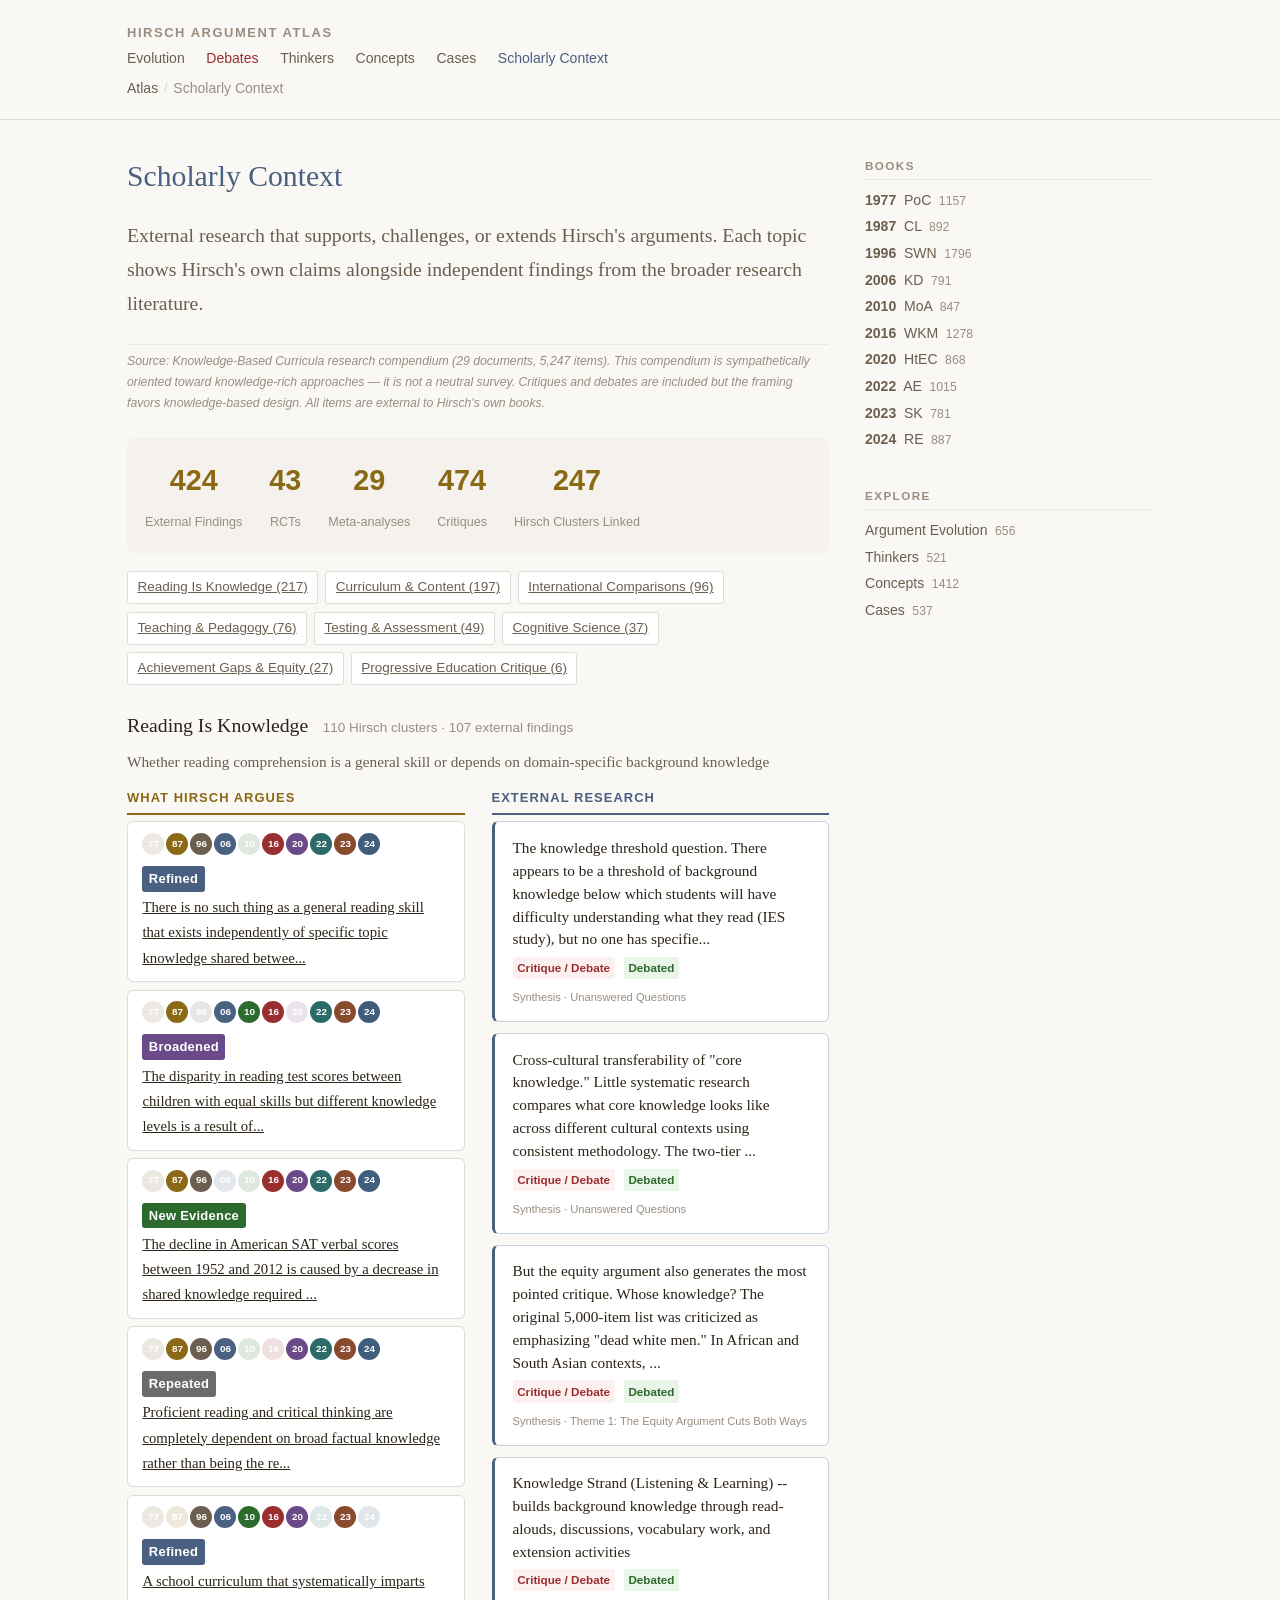
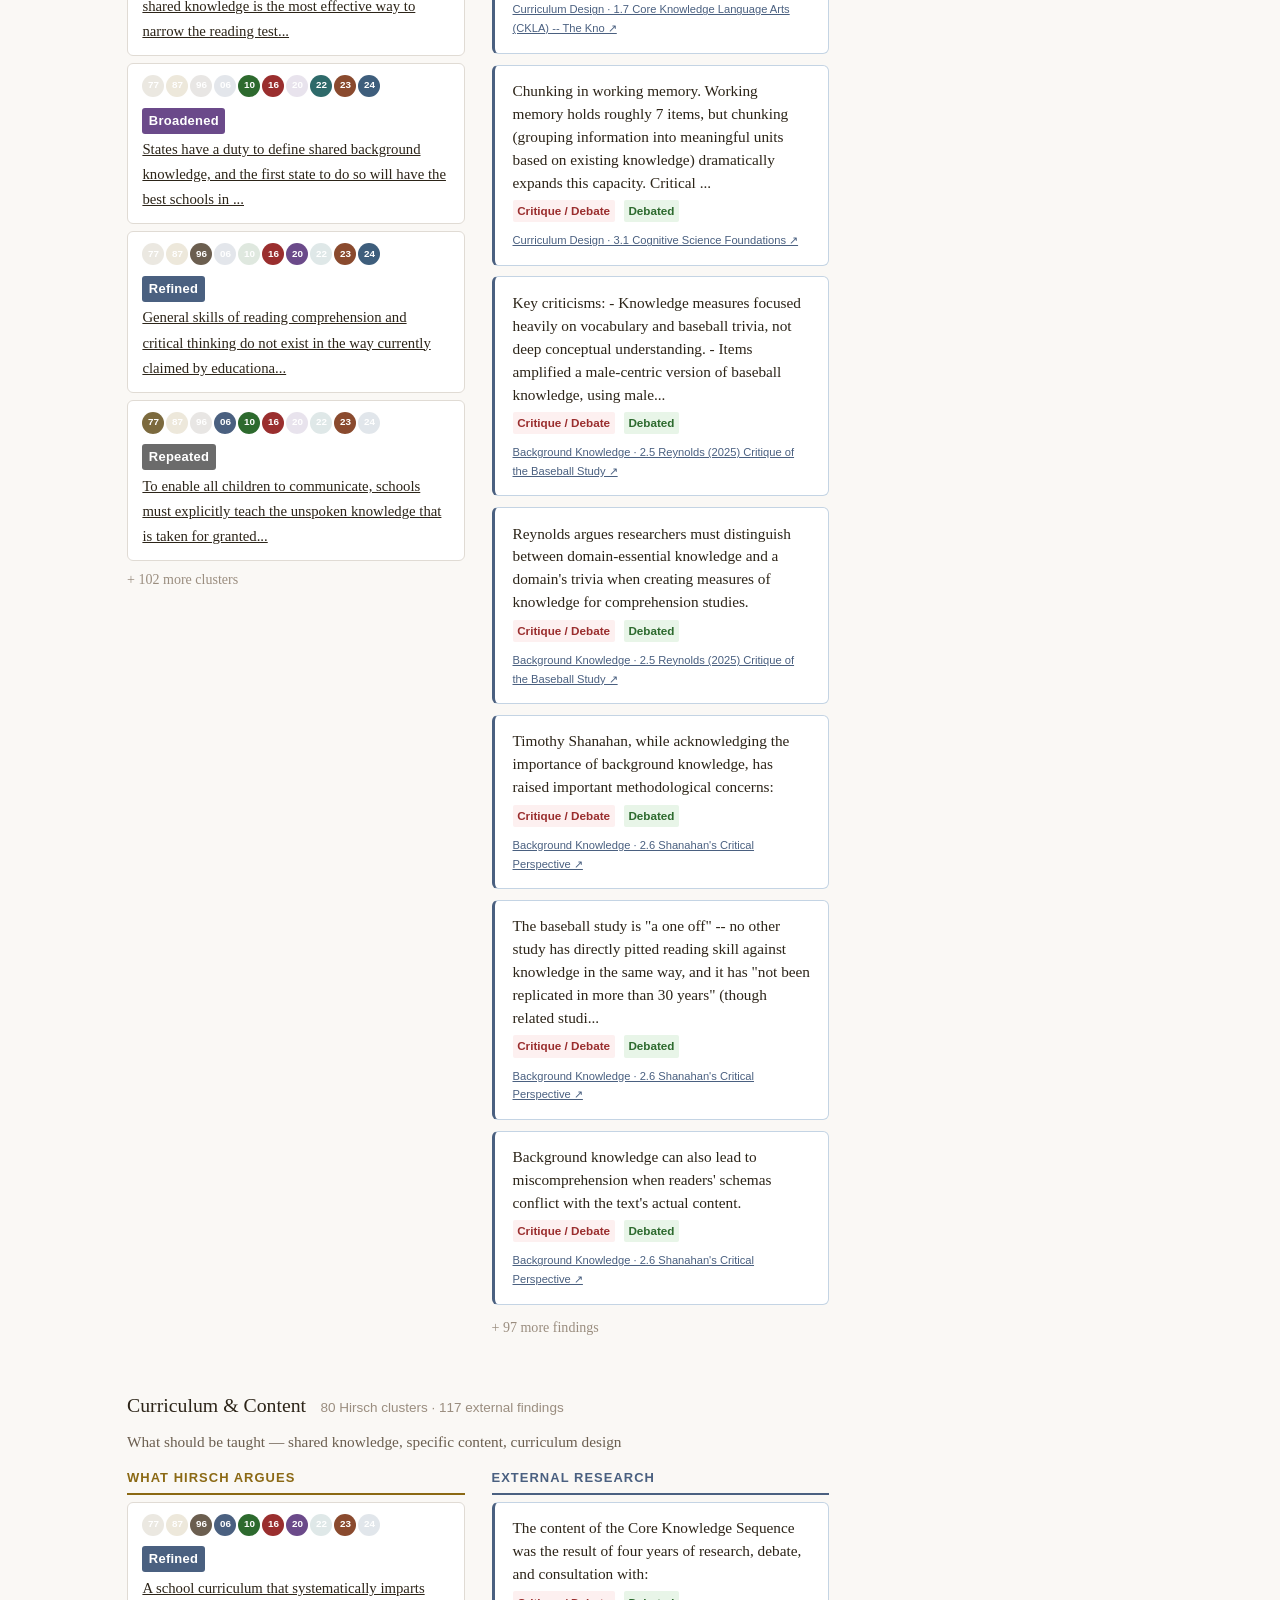
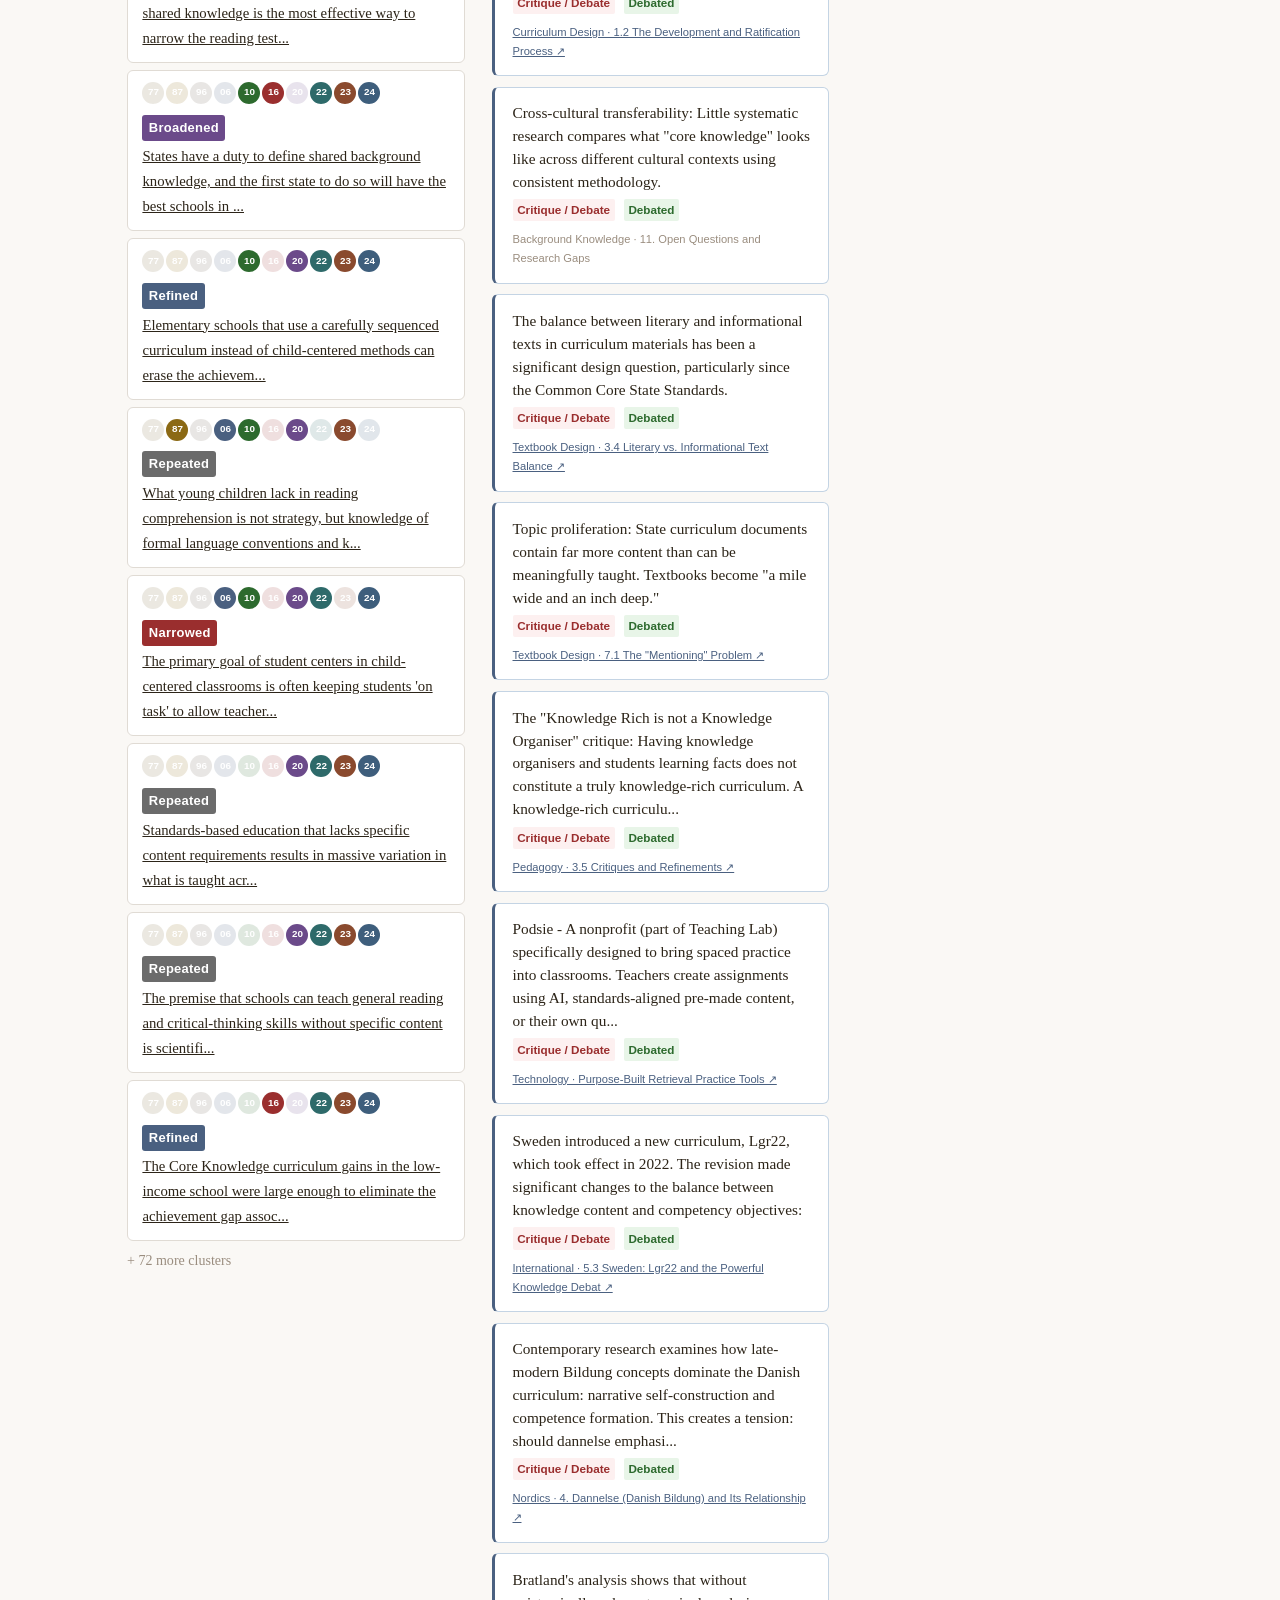
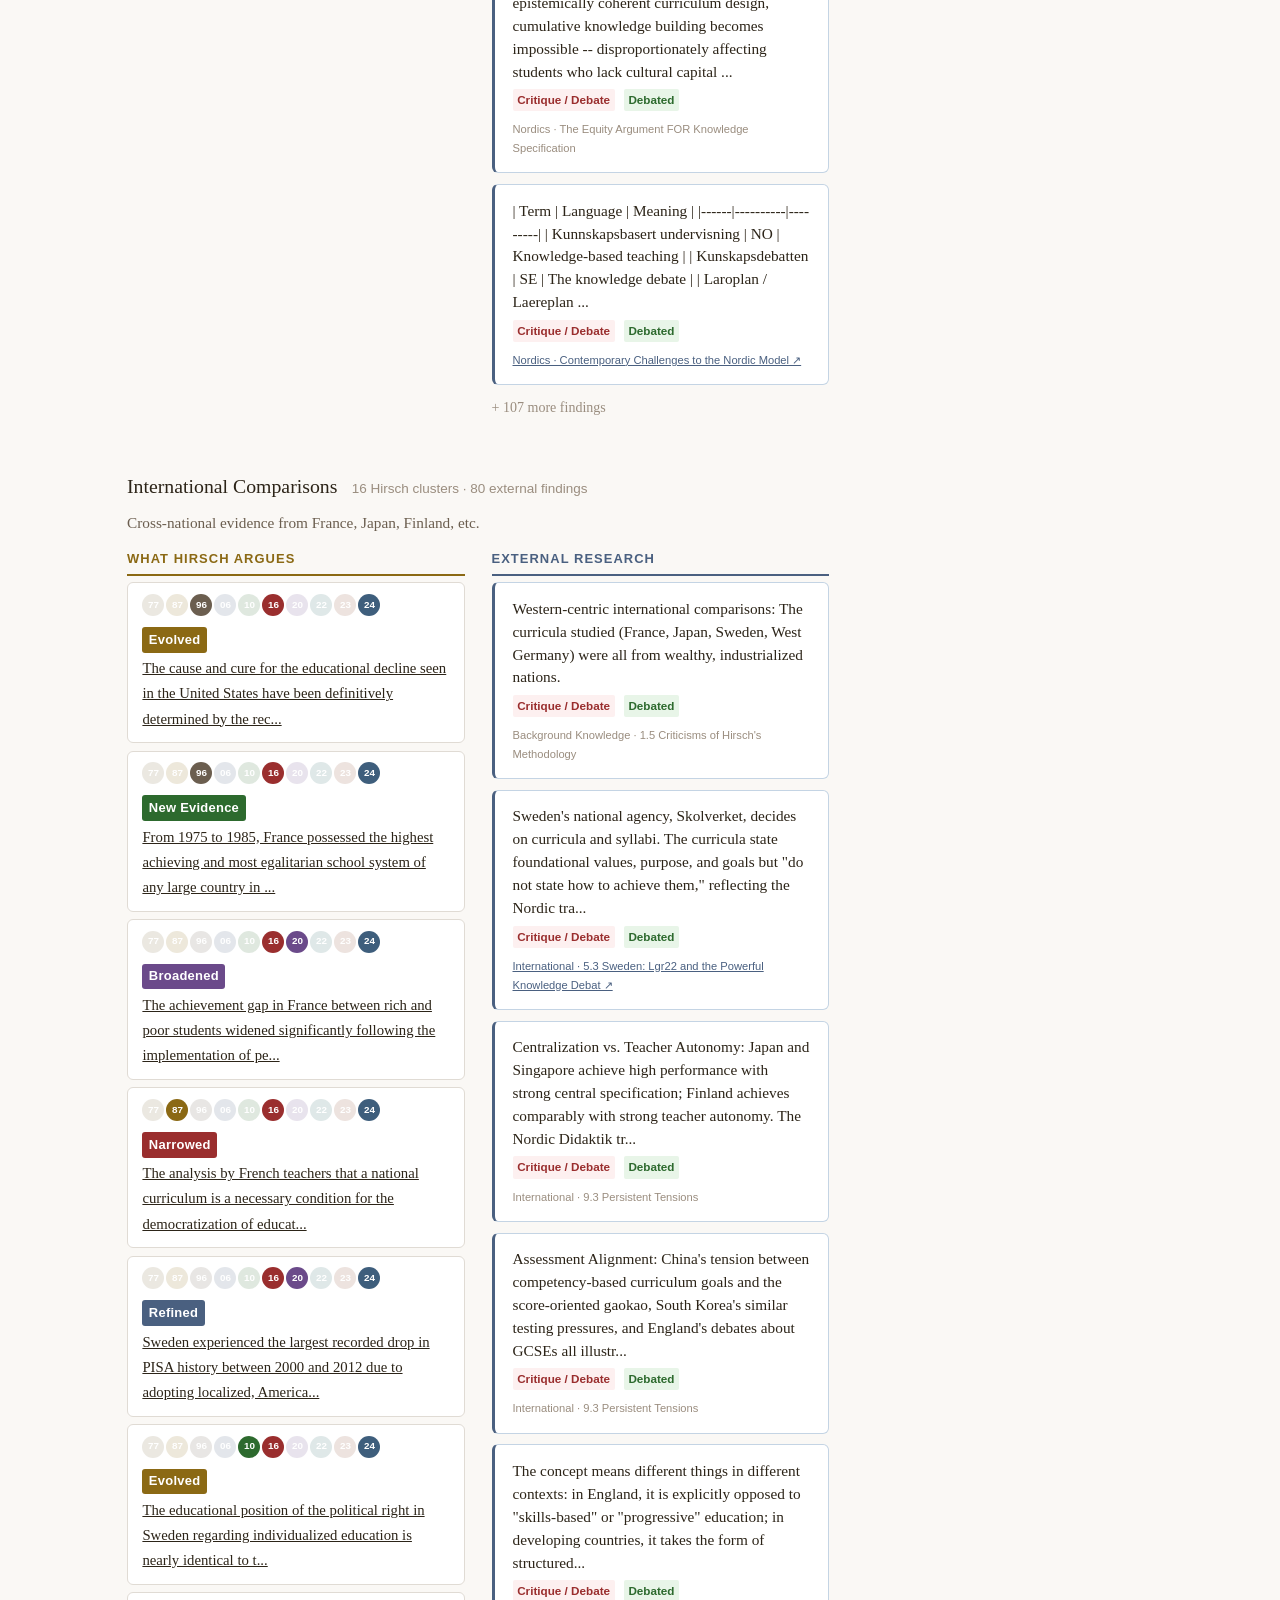
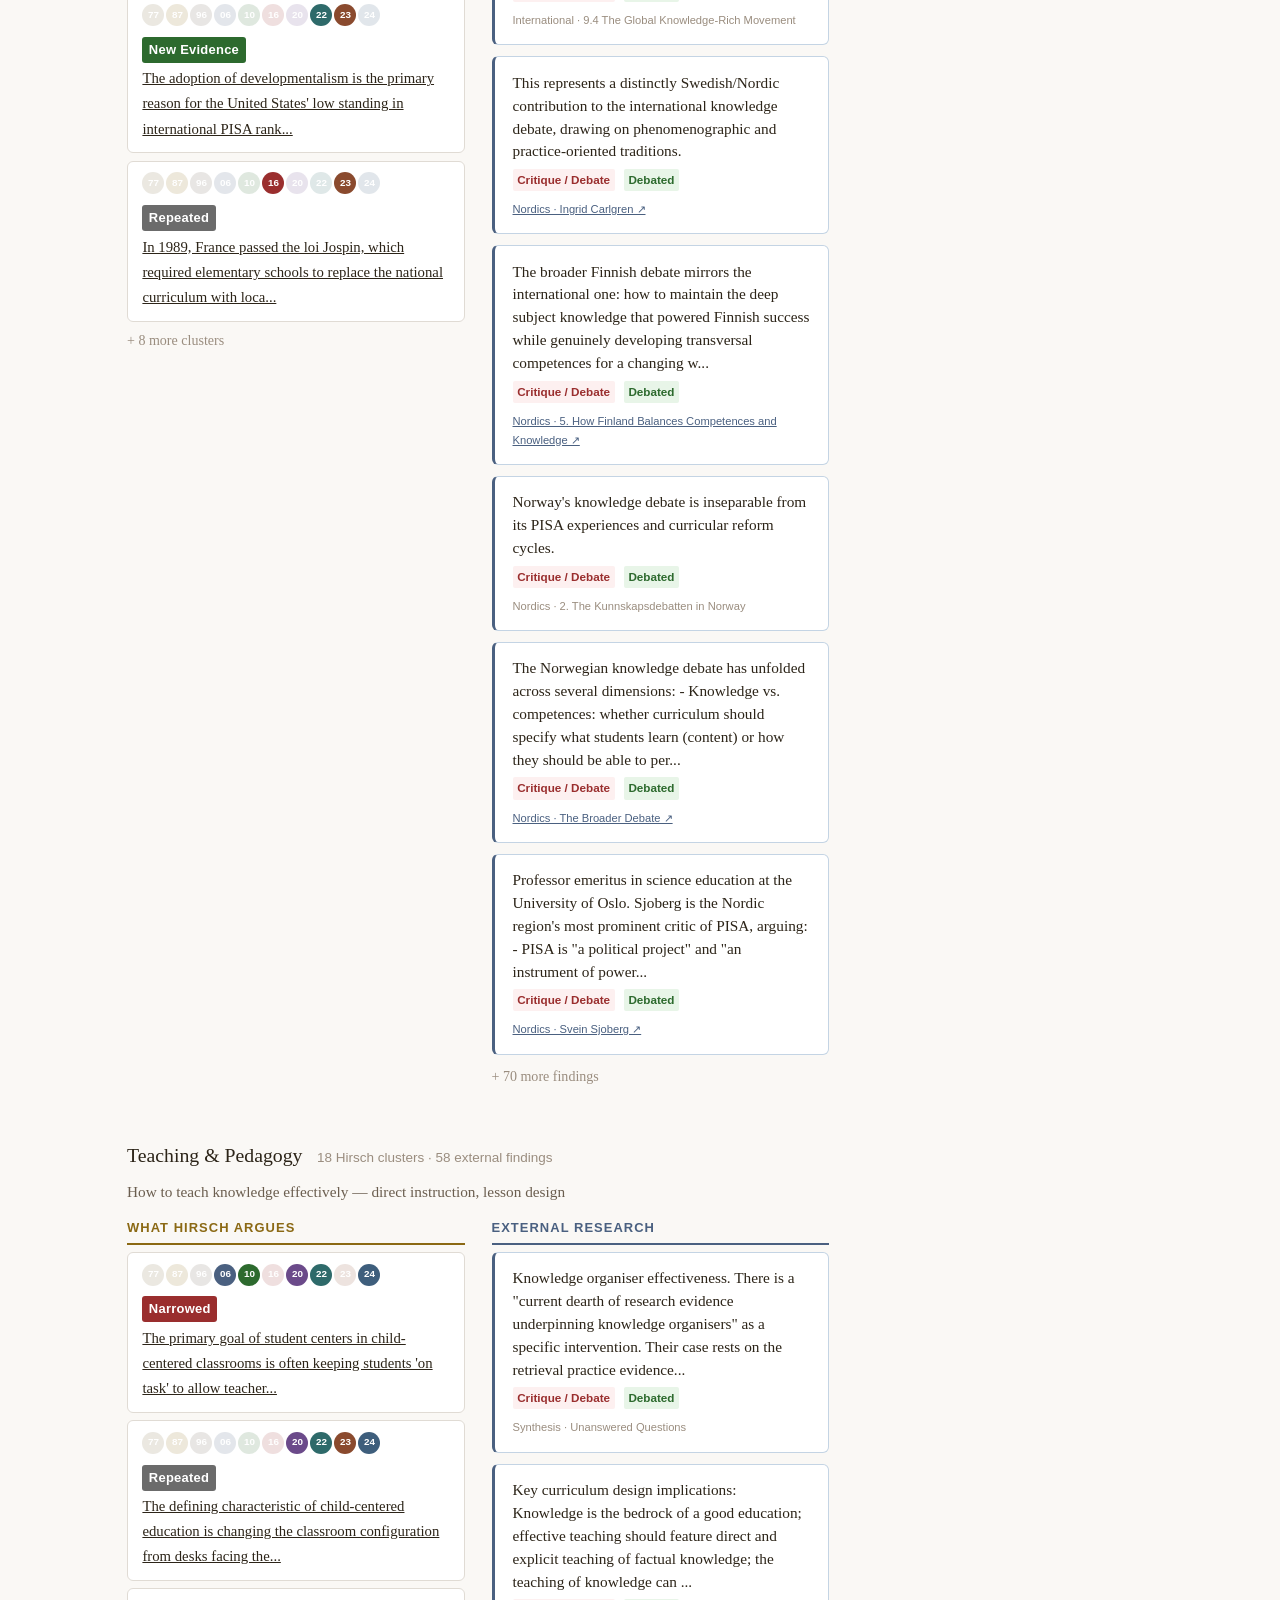
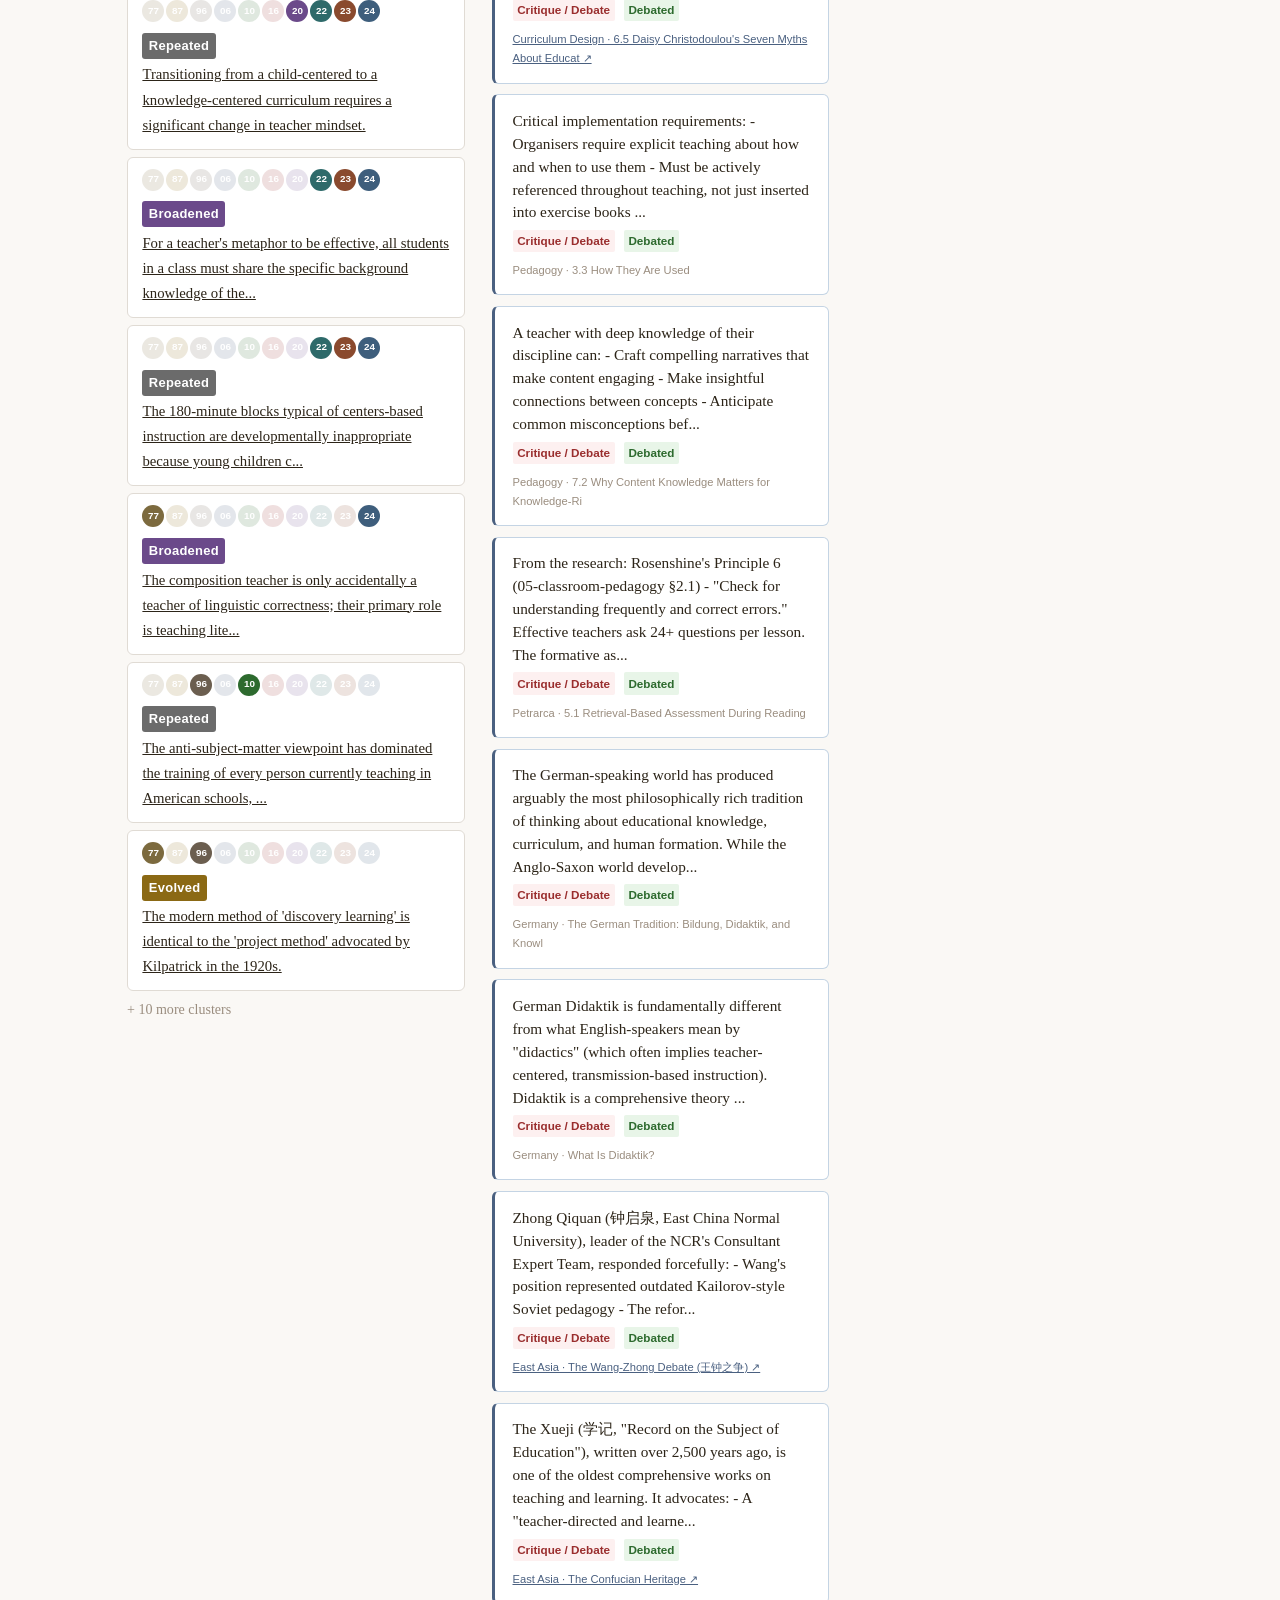
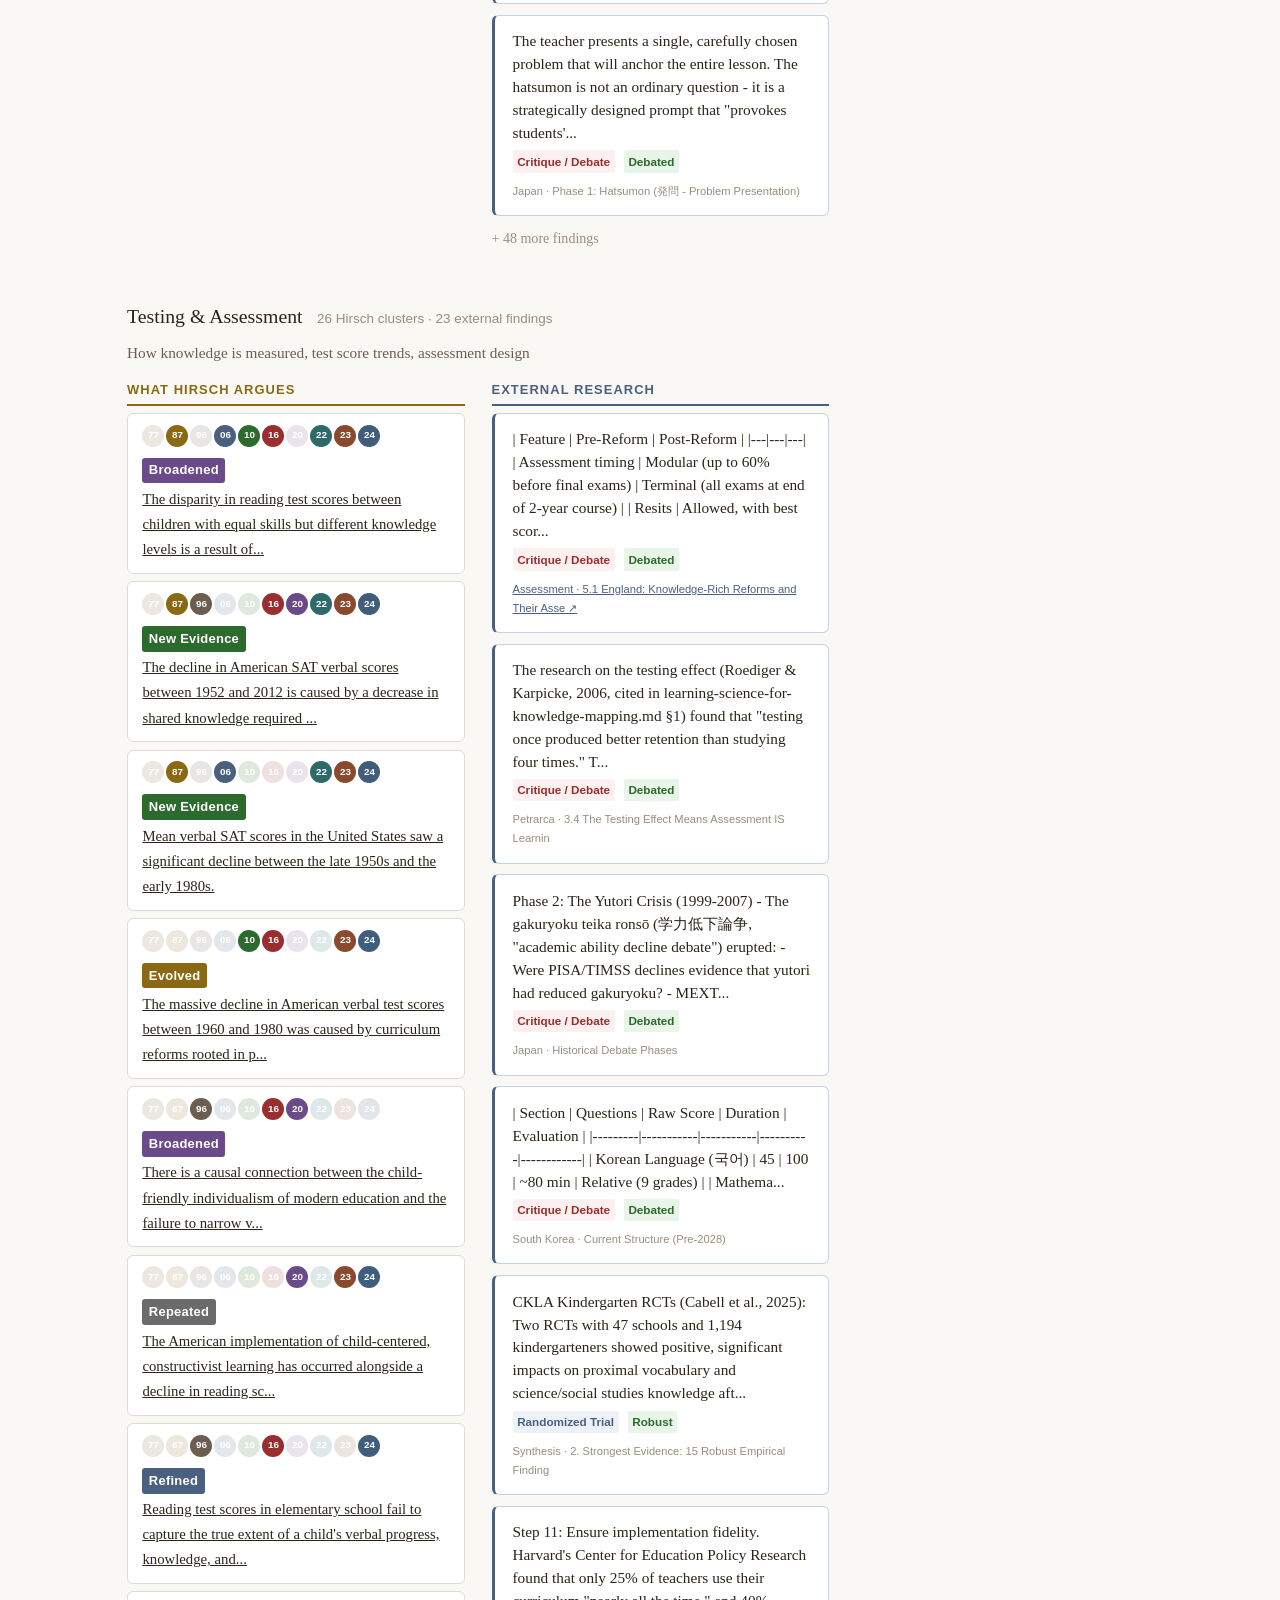
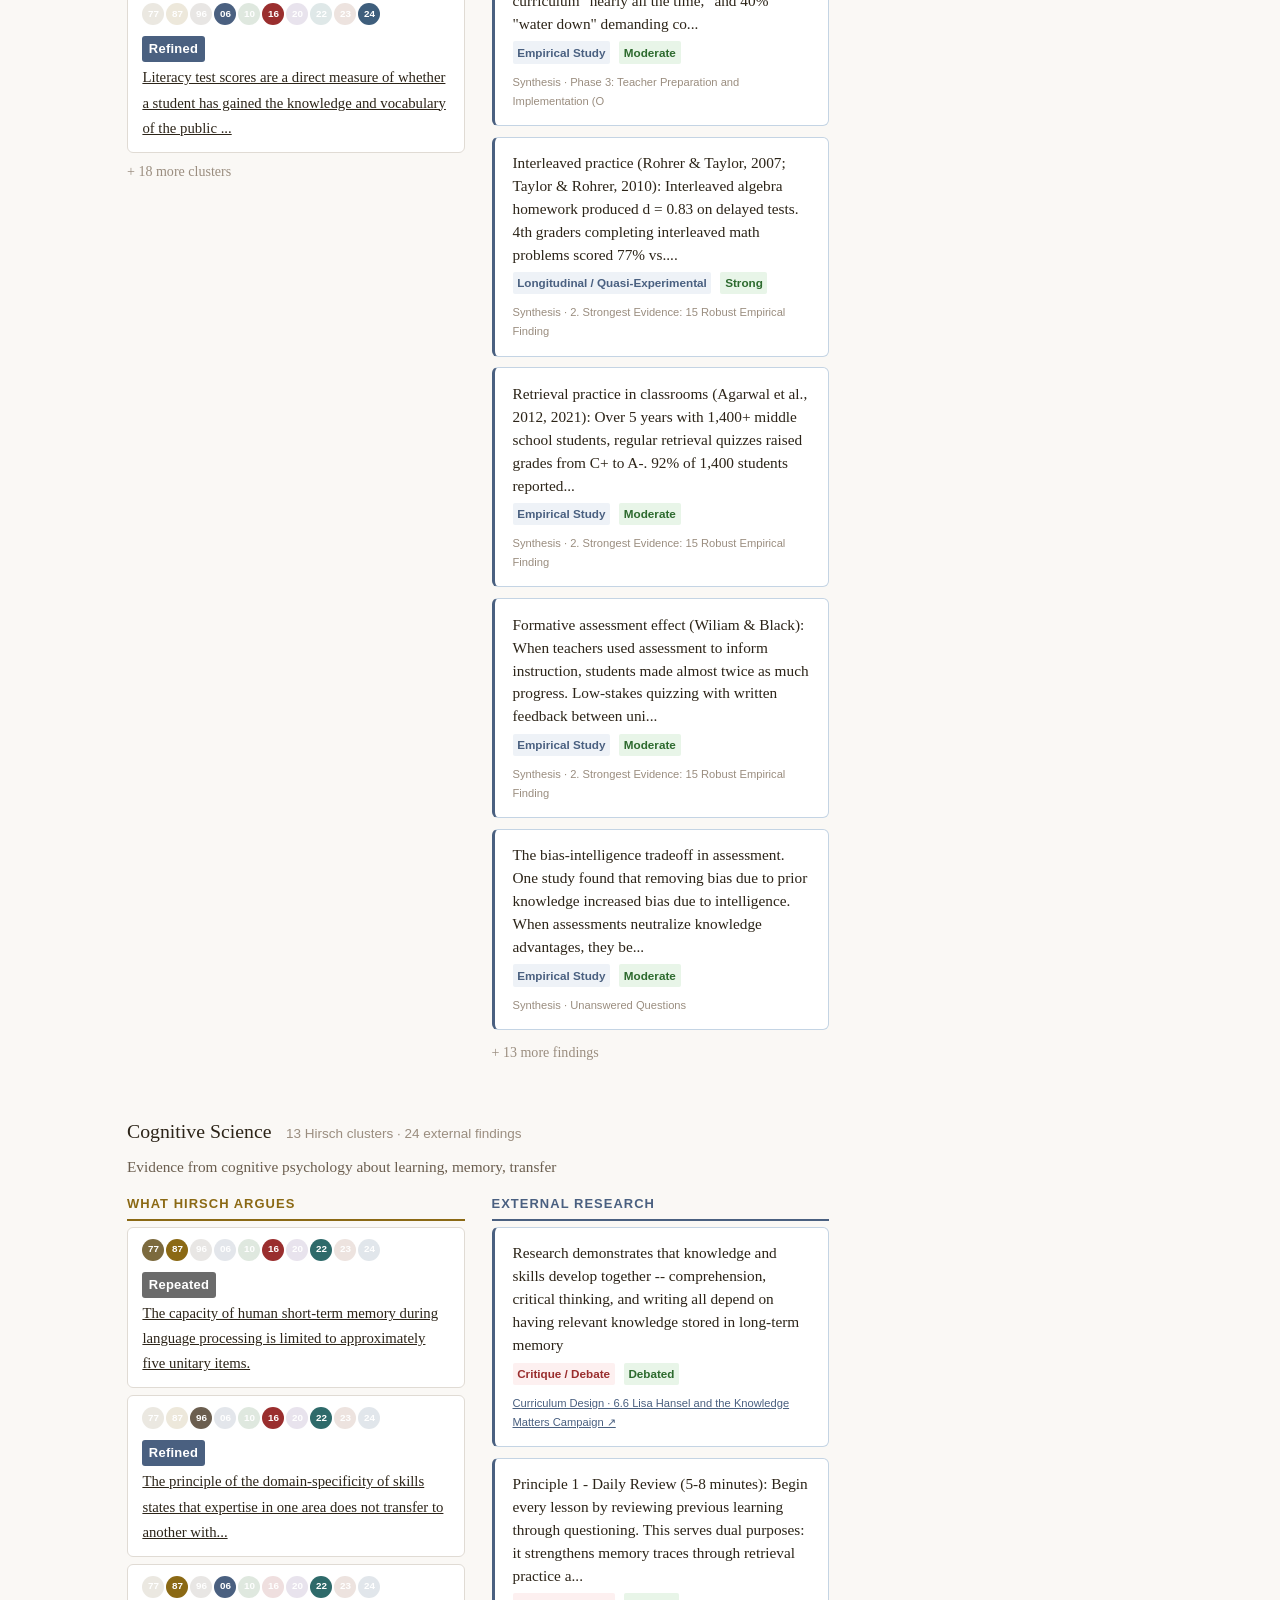
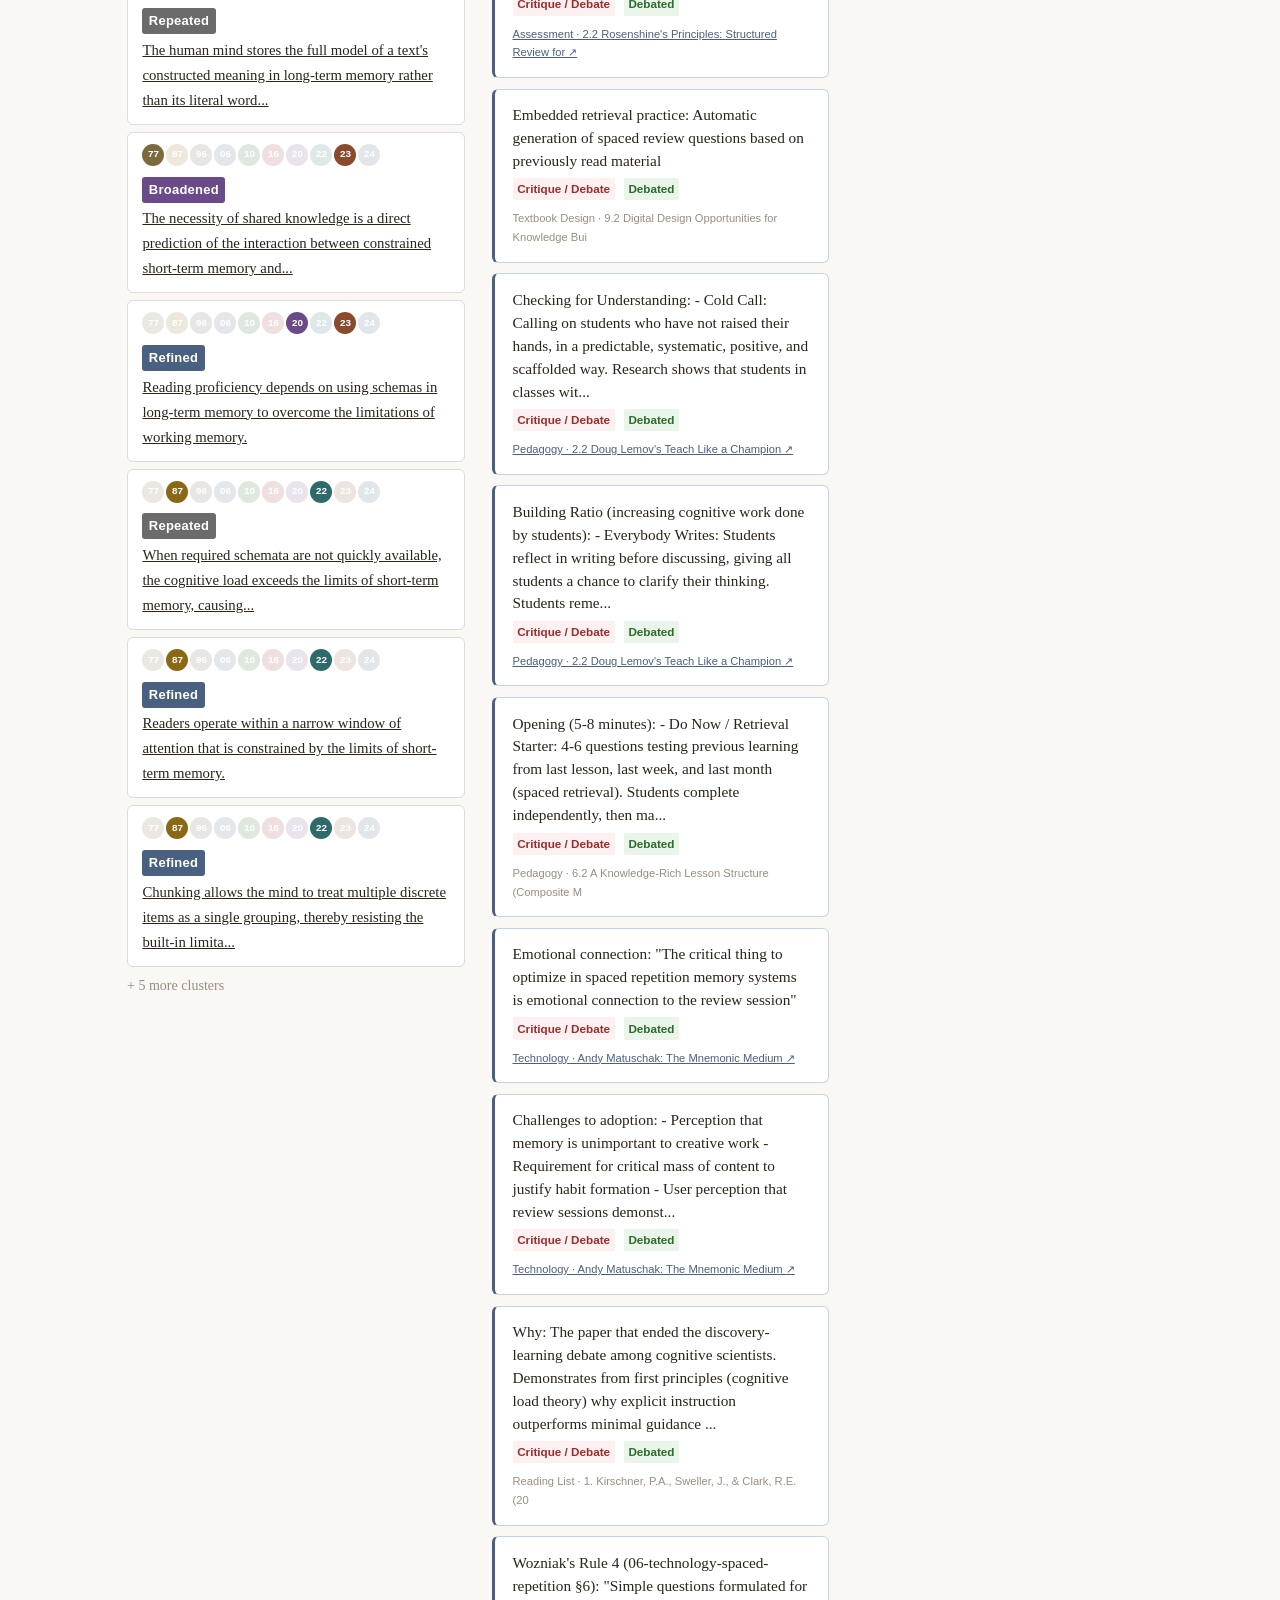
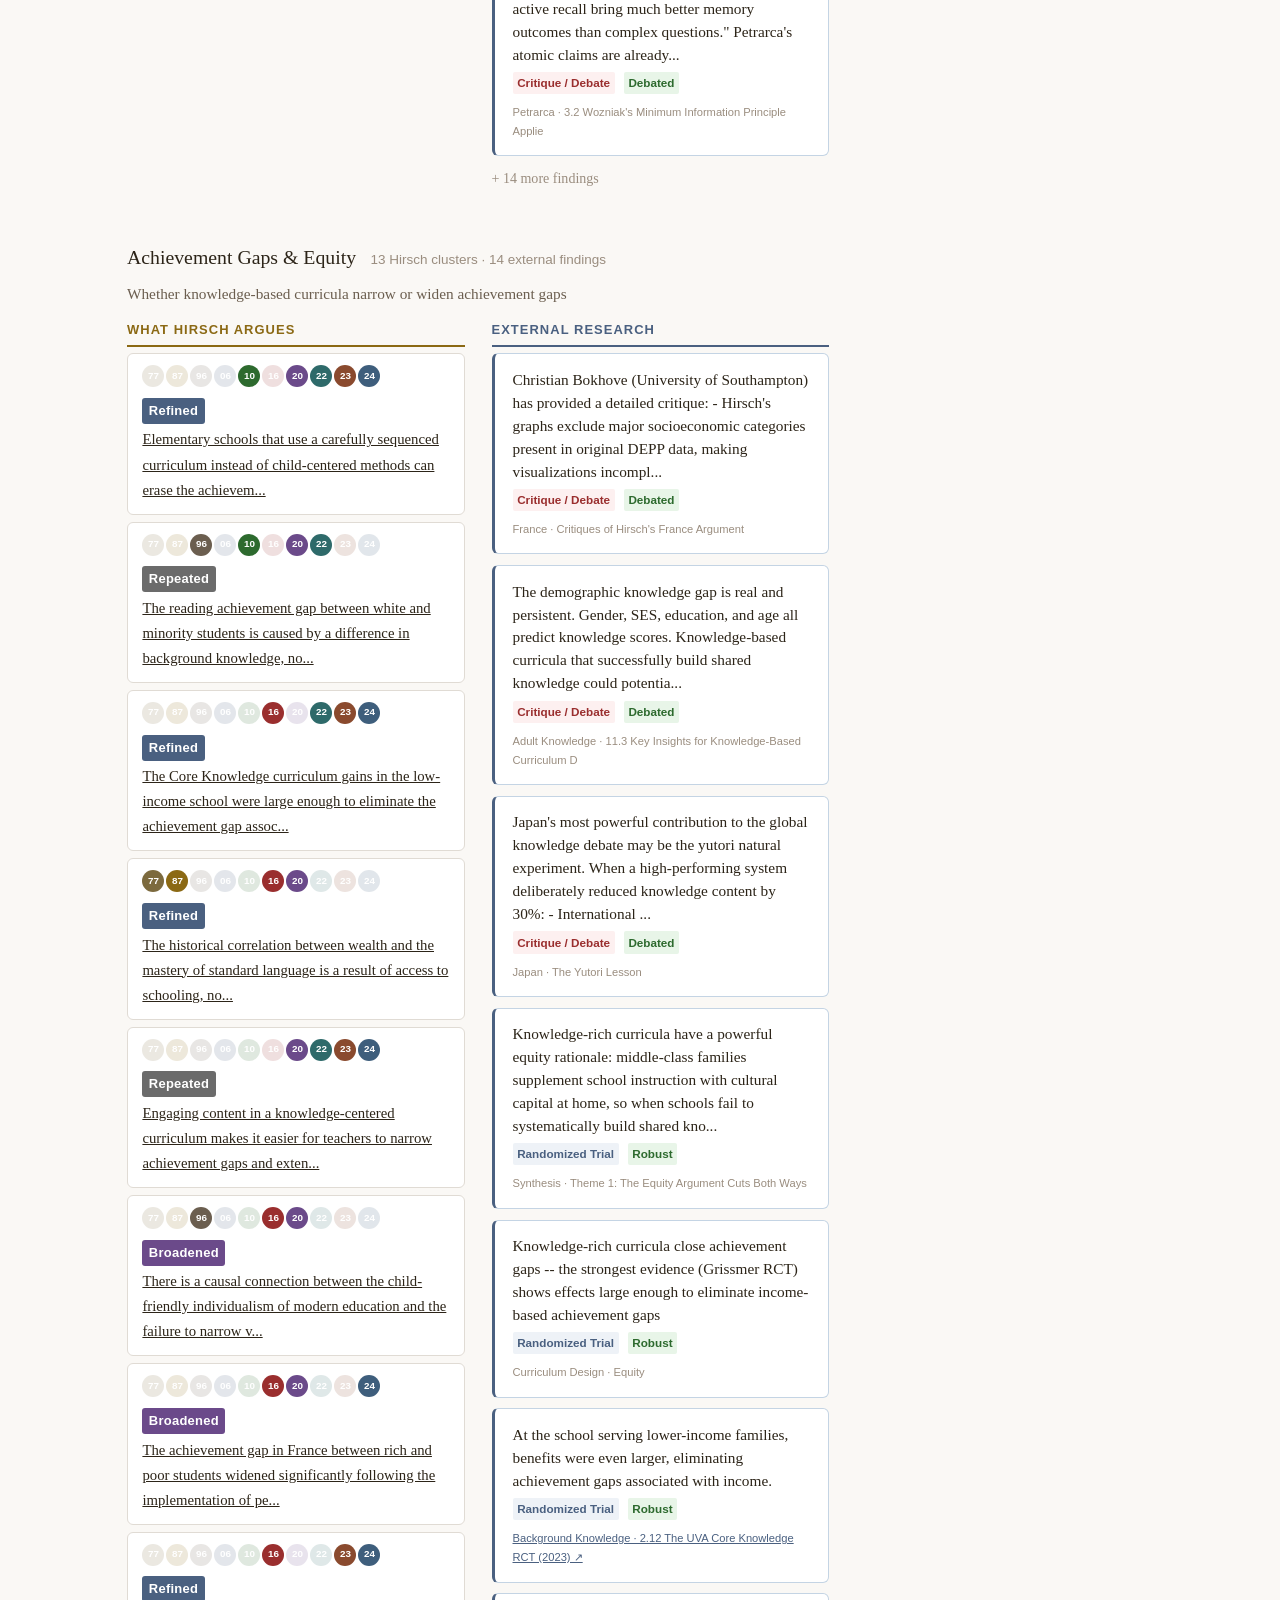
<file: site/context.html>
<!DOCTYPE html>
<html lang="en">
<head>
<meta charset="UTF-8">
<meta name="viewport" content="width=device-width, initial-scale=1.0">
<title>Scholarly Context &mdash; Hirsch Argument Atlas</title>
<link rel="stylesheet" href="style.css">
<style>
/* ── Evolution & Timeline ── */
.evo-badge { display: inline-block; padding: 0.15em 0.5em; border-radius: 3px; color: #fff;
  font-family: var(--font-ui); font-size: 0.72rem; font-weight: 600; letter-spacing: 0.02em; }
.timeline-dots { display: inline-flex; gap: 2px; align-items: center; }
.book-dot { display: inline-flex; align-items: center; justify-content: center; width: 22px; height: 22px;
  border-radius: 50%; font-family: var(--font-ui); font-size: 0.55rem; font-weight: 700;
  color: #fff; transition: transform 0.15s; cursor: default; flex-shrink: 0; }
.book-dot:hover { transform: scale(1.3); z-index: 1; }

.evo-card { background: var(--bg-surface); border: 1px solid var(--border); border-radius: 6px;
  padding: 1em 1.2em; margin-bottom: 0.8em; }
.evo-card-header { display: flex; align-items: center; gap: 0.6em; flex-wrap: wrap; margin-bottom: 0.4em; }
.evo-card-claim { font-family: var(--font-body); font-size: 0.92rem; line-height: 1.5; color: var(--text); }
.evo-card-summary { font-family: var(--font-ui); font-size: 0.8rem; color: var(--text-secondary);
  margin-top: 0.3em; font-style: italic; }
.evo-card-members { margin-top: 0.5em; padding-left: 1em; border-left: 2px solid var(--border-light); }
.evo-card-member { font-family: var(--font-ui); font-size: 0.78rem; color: var(--text-secondary);
  padding: 0.15em 0; line-height: 1.4; }
.evo-card-member .member-book { font-weight: 600; color: var(--text); min-width: 4em; display: inline-block; }
.evo-card details summary { cursor: pointer; font-family: var(--font-ui); font-size: 0.78rem;
  color: var(--text-tertiary); }

/* ── Book timeline grid ── */
.book-timeline { display: grid; grid-template-columns: repeat(auto-fill, minmax(140px, 1fr));
  gap: 0.8em; margin: 1.5em 0; }
.book-tile { background: var(--bg-surface); border: 1px solid var(--border); border-radius: 6px;
  padding: 0.8em; text-align: center; text-decoration: none; color: var(--text); transition: border-color 0.15s; }
.book-tile:hover { border-color: var(--accent); }
.book-tile-year { font-family: var(--font-ui); font-size: 1.4rem; font-weight: 700; color: var(--accent); }
.book-tile-title { font-family: var(--font-ui); font-size: 0.75rem; color: var(--text-secondary);
  margin-top: 0.2em; line-height: 1.3; }
.book-tile-stats { font-family: var(--font-ui); font-size: 0.68rem; color: var(--text-tertiary);
  margin-top: 0.4em; }

/* ── Book page ── */
.book-header { margin-bottom: 1.5em; }
.book-header h1 { font-size: 1.6rem; }
.book-header .book-year { font-family: var(--font-ui); font-size: 1.1rem; color: var(--accent); font-weight: 600; }
.chapter-grid { display: grid; grid-template-columns: 1fr; gap: 0.6em; }

/* ── Filter bar ── */
.filter-bar { display: flex; gap: 0.4em; flex-wrap: wrap; margin: 1em 0; }
.filter-btn { font-family: var(--font-ui); font-size: 0.75rem; padding: 0.3em 0.7em;
  border: 1px solid var(--border); border-radius: 3px; background: var(--bg-surface);
  color: var(--text-secondary); cursor: pointer; transition: all 0.15s; }
.filter-btn:hover, .filter-btn.active { background: var(--accent); color: #fff; border-color: var(--accent); }

/* ── Corpus stats bar ── */
.corpus-stats { display: flex; flex-wrap: wrap; gap: 1.5em; margin: 1em 0; padding: 1em;
  background: var(--bg-aside); border-radius: 6px; }
.corpus-stat { text-align: center; }
.corpus-stat-number { font-family: var(--font-ui); font-size: 1.6rem; font-weight: 700; color: var(--accent); display: block; }
.corpus-stat-label { font-family: var(--font-ui); font-size: 0.7rem; color: var(--text-tertiary); }

/* ── Entity cards (multi-book) ── */
.entity-books { display: flex; gap: 3px; margin-top: 0.3em; flex-wrap: wrap; }
.entity-book-tag { font-family: var(--font-ui); font-size: 0.62rem; padding: 0.1em 0.35em;
  border-radius: 2px; background: var(--accent-light); color: var(--accent); font-weight: 600; }

/* ── External research (blue/cool layer) ── */
.ext-card { background: var(--bg-surface); border: 1px solid #c4d4e4; border-left: 3px solid #4a6080;
  border-radius: 6px; padding: 0.8em 1em; margin-bottom: 0.6em; }
.ext-card-text { font-size: 0.85rem; color: var(--text); line-height: 1.5; }
.ext-card-meta { display: flex; gap: 0.5em; flex-wrap: wrap; margin-top: 0.3em; align-items: center; }
.ext-badge { display: inline-block; padding: 0.1em 0.4em; border-radius: 2px;
  font-family: var(--font-ui); font-size: 0.65rem; font-weight: 600; }
.ext-badge-type { background: #eef2f7; color: #4a6080; }
.ext-badge-strength { background: #e8f5e8; color: #2d6a2e; }
.ext-badge-critique { background: #fdf0f0; color: #9a2e2e; }
.ext-provenance { font-family: var(--font-ui); font-size: 0.68rem; color: var(--text-tertiary);
  font-style: italic; padding: 0.5em 0; border-top: 1px solid var(--border-light); margin-top: 0.8em; }

/* ── Entry paths (landing page) ── */
.entry-paths { display: grid; grid-template-columns: 1fr 1fr; gap: 1.2em; margin: 1.5em 0; }
@media (max-width: 40em) { .entry-paths { grid-template-columns: 1fr; } }
.entry-path { display: block; padding: 1.5em; border-radius: 8px; text-decoration: none;
  transition: transform 0.15s, box-shadow 0.15s; }
.entry-path:hover { transform: translateY(-2px); box-shadow: 0 4px 12px rgba(0,0,0,0.08); }
.entry-path-hirsch { background: var(--accent-light); border: 2px solid var(--accent); color: var(--text); }
.entry-path-context { background: #eef2f7; border: 2px solid #4a6080; color: var(--text); }
.entry-path h2 { font-family: var(--font-ui); font-size: 1.1rem; margin-bottom: 0.3em; }
.entry-path-hirsch h2 { color: var(--accent); }
.entry-path-context h2 { color: #4a6080; }
.entry-path p { font-size: 0.85rem; color: var(--text-secondary); margin: 0; }
.entry-path .entry-stat { font-family: var(--font-ui); font-size: 0.75rem; color: var(--text-tertiary); margin-top: 0.5em; }

/* ── Topic section ── */
.topic-section { margin-bottom: 2em; }
.topic-header { display: flex; align-items: baseline; gap: 0.8em; margin-bottom: 0.5em; }
.topic-header h2 { font-size: 1.1rem; margin: 0; }
.topic-split { display: grid; grid-template-columns: 1fr 1fr; gap: 1.5em; }
@media (max-width: 50em) { .topic-split { grid-template-columns: 1fr; } }
.topic-col-label { font-family: var(--font-ui); font-size: 0.72rem; font-weight: 600;
  text-transform: uppercase; letter-spacing: 0.08em; margin-bottom: 0.5em; padding-bottom: 0.3em;
  border-bottom: 2px solid; }
.topic-col-hirsch .topic-col-label { color: var(--accent); border-color: var(--accent); }
.topic-col-ext .topic-col-label { color: #4a6080; border-color: #4a6080; }

/* ── Sidebar book list ── */
.sidebar-book { font-size: 0.78rem; }
.sidebar-book-year { font-weight: 600; min-width: 2.5em; display: inline-block; }
</style>

</head>
<body>
<header class="page-header">
  <div class="header-inner">
    <div class="site-title"><a href="index.html">Hirsch Argument Atlas</a></div>
    <nav class="header-nav">
      <a href="evolution.html">Evolution</a>
      <a href="debates.html" style="color:var(--counter)">Debates</a>
      <a href="thinkers.html">Thinkers</a>
      <a href="concepts.html">Concepts</a>
      <a href="cases.html">Cases</a>
      <a href="context.html" style="color:#4a6080">Scholarly Context</a>
    </nav>
    <nav class="breadcrumb"><a href="index.html">Atlas</a><span class="sep">/</span>Scholarly Context</nav>
  </div>
</header>

<div class="main-grid">
<main class="content">

  <h1 style="color:#4a6080">Scholarly Context</h1>
  <p class="lead">External research that supports, challenges, or extends Hirsch's arguments.
  Each topic shows Hirsch's own claims alongside independent findings from the broader research literature.</p>

  <div class="ext-provenance">
    Source: Knowledge-Based Curricula research compendium (29 documents, 5,247 items).
    This compendium is sympathetically oriented toward knowledge-rich approaches &mdash;
    it is not a neutral survey. Critiques and debates are included but the framing
    favors knowledge-based design. All items are external to Hirsch's own books.
  </div>

  <div class="corpus-stats" style="margin:1em 0;">
    <div class="corpus-stat"><span class="corpus-stat-number">424</span><span class="corpus-stat-label">External Findings</span></div>
    <div class="corpus-stat"><span class="corpus-stat-number">43</span><span class="corpus-stat-label">RCTs</span></div>
    <div class="corpus-stat"><span class="corpus-stat-number">29</span><span class="corpus-stat-label">Meta-analyses</span></div>
    <div class="corpus-stat"><span class="corpus-stat-number">474</span><span class="corpus-stat-label">Critiques</span></div>
    <div class="corpus-stat"><span class="corpus-stat-number">247</span><span class="corpus-stat-label">Hirsch Clusters Linked</span></div>
  </div>

  <div class="filter-bar" style="margin-bottom:1.5em"><a href="#topic-reading_knowledge" class="filter-btn">Reading Is Knowledge (217)</a> <a href="#topic-curriculum_content" class="filter-btn">Curriculum &amp; Content (197)</a> <a href="#topic-international_comparison" class="filter-btn">International Comparisons (96)</a> <a href="#topic-teacher_pedagogy" class="filter-btn">Teaching &amp; Pedagogy (76)</a> <a href="#topic-testing_assessment" class="filter-btn">Testing &amp; Assessment (49)</a> <a href="#topic-cognitive_science" class="filter-btn">Cognitive Science (37)</a> <a href="#topic-achievement_gap" class="filter-btn">Achievement Gaps &amp; Equity (27)</a> <a href="#topic-progressive_critique" class="filter-btn">Progressive Education Critique (6)</a> </div>

  <div class="topic-section" id="topic-reading_knowledge">
  <div class="topic-header">
    <h2>Reading Is Knowledge</h2>
    <span style="font-family:var(--font-ui);font-size:0.75rem;color:var(--text-tertiary)">110 Hirsch clusters &middot; 107 external findings</span>
  </div>
  <p style="font-size:0.85rem;color:var(--text-secondary);margin-bottom:0.8em;">Whether reading comprehension is a general skill or depends on domain-specific background knowledge</p>
  <div class="topic-split">
    <div class="topic-col-hirsch">
      <div class="topic-col-label">What Hirsch argues</div>
      <div class="evo-card" style="padding:0.6em 0.8em;margin-bottom:0.4em;">
  <div class="evo-card-header" style="margin-bottom:0.2em">
    <span class="timeline-dots"><span class="book-dot" style="background:#7c6a3e;opacity:0.15" title="PoC (1977)">77</span><span class="book-dot" style="background:#8b6914;opacity:1" title="CL (1987)">87</span><span class="book-dot" style="background:#6b5e4f;opacity:1" title="SWN (1996)">96</span><span class="book-dot" style="background:#4a6080;opacity:1" title="KD (2006)">06</span><span class="book-dot" style="background:#2d6a2e;opacity:0.15" title="MoA (2010)">10</span><span class="book-dot" style="background:#9a2e2e;opacity:1" title="WKM (2016)">16</span><span class="book-dot" style="background:#6b4a8a;opacity:1" title="HtEC (2020)">20</span><span class="book-dot" style="background:#2e6a6a;opacity:1" title="AE (2022)">22</span><span class="book-dot" style="background:#8a4a2e;opacity:1" title="SK (2023)">23</span><span class="book-dot" style="background:#3e5e7c;opacity:1" title="RE (2024)">24</span></span>
    <span class="evo-badge" style="background:#4a6080">Refined</span>
  </div>
  <div style="font-size:0.82rem"><a href="claim.html#sk:ch12_C21" style="color:inherit">There is no such thing as a general reading skill that exists independently of specific topic knowledge shared betwee...</a></div>
</div>
<div class="evo-card" style="padding:0.6em 0.8em;margin-bottom:0.4em;">
  <div class="evo-card-header" style="margin-bottom:0.2em">
    <span class="timeline-dots"><span class="book-dot" style="background:#7c6a3e;opacity:0.15" title="PoC (1977)">77</span><span class="book-dot" style="background:#8b6914;opacity:1" title="CL (1987)">87</span><span class="book-dot" style="background:#6b5e4f;opacity:0.15" title="SWN (1996)">96</span><span class="book-dot" style="background:#4a6080;opacity:1" title="KD (2006)">06</span><span class="book-dot" style="background:#2d6a2e;opacity:1" title="MoA (2010)">10</span><span class="book-dot" style="background:#9a2e2e;opacity:1" title="WKM (2016)">16</span><span class="book-dot" style="background:#6b4a8a;opacity:0.15" title="HtEC (2020)">20</span><span class="book-dot" style="background:#2e6a6a;opacity:1" title="AE (2022)">22</span><span class="book-dot" style="background:#8a4a2e;opacity:1" title="SK (2023)">23</span><span class="book-dot" style="background:#3e5e7c;opacity:1" title="RE (2024)">24</span></span>
    <span class="evo-badge" style="background:#6b4a8a">Broadened</span>
  </div>
  <div style="font-size:0.82rem"><a href="claim.html#kd:ch6_C26" style="color:inherit">The disparity in reading test scores between children with equal skills but different knowledge levels is a result of...</a></div>
</div>
<div class="evo-card" style="padding:0.6em 0.8em;margin-bottom:0.4em;">
  <div class="evo-card-header" style="margin-bottom:0.2em">
    <span class="timeline-dots"><span class="book-dot" style="background:#7c6a3e;opacity:0.15" title="PoC (1977)">77</span><span class="book-dot" style="background:#8b6914;opacity:1" title="CL (1987)">87</span><span class="book-dot" style="background:#6b5e4f;opacity:1" title="SWN (1996)">96</span><span class="book-dot" style="background:#4a6080;opacity:0.15" title="KD (2006)">06</span><span class="book-dot" style="background:#2d6a2e;opacity:0.15" title="MoA (2010)">10</span><span class="book-dot" style="background:#9a2e2e;opacity:1" title="WKM (2016)">16</span><span class="book-dot" style="background:#6b4a8a;opacity:1" title="HtEC (2020)">20</span><span class="book-dot" style="background:#2e6a6a;opacity:1" title="AE (2022)">22</span><span class="book-dot" style="background:#8a4a2e;opacity:1" title="SK (2023)">23</span><span class="book-dot" style="background:#3e5e7c;opacity:1" title="RE (2024)">24</span></span>
    <span class="evo-badge" style="background:#2d6a2e">New Evidence</span>
  </div>
  <div style="font-size:0.82rem"><a href="claim.html#how-to-educate-a-citizen:ch8_C37" style="color:inherit">The decline in American SAT verbal scores between 1952 and 2012 is caused by a decrease in shared knowledge required ...</a></div>
</div>
<div class="evo-card" style="padding:0.6em 0.8em;margin-bottom:0.4em;">
  <div class="evo-card-header" style="margin-bottom:0.2em">
    <span class="timeline-dots"><span class="book-dot" style="background:#7c6a3e;opacity:0.15" title="PoC (1977)">77</span><span class="book-dot" style="background:#8b6914;opacity:1" title="CL (1987)">87</span><span class="book-dot" style="background:#6b5e4f;opacity:1" title="SWN (1996)">96</span><span class="book-dot" style="background:#4a6080;opacity:1" title="KD (2006)">06</span><span class="book-dot" style="background:#2d6a2e;opacity:0.15" title="MoA (2010)">10</span><span class="book-dot" style="background:#9a2e2e;opacity:0.15" title="WKM (2016)">16</span><span class="book-dot" style="background:#6b4a8a;opacity:1" title="HtEC (2020)">20</span><span class="book-dot" style="background:#2e6a6a;opacity:1" title="AE (2022)">22</span><span class="book-dot" style="background:#8a4a2e;opacity:1" title="SK (2023)">23</span><span class="book-dot" style="background:#3e5e7c;opacity:1" title="RE (2024)">24</span></span>
    <span class="evo-badge" style="background:#6b6b6b">Repeated</span>
  </div>
  <div style="font-size:0.82rem"><a href="claim.html#kd:ch1_C54" style="color:inherit">Proficient reading and critical thinking are completely dependent on broad factual knowledge rather than being the re...</a></div>
</div>
<div class="evo-card" style="padding:0.6em 0.8em;margin-bottom:0.4em;">
  <div class="evo-card-header" style="margin-bottom:0.2em">
    <span class="timeline-dots"><span class="book-dot" style="background:#7c6a3e;opacity:0.15" title="PoC (1977)">77</span><span class="book-dot" style="background:#8b6914;opacity:0.15" title="CL (1987)">87</span><span class="book-dot" style="background:#6b5e4f;opacity:1" title="SWN (1996)">96</span><span class="book-dot" style="background:#4a6080;opacity:1" title="KD (2006)">06</span><span class="book-dot" style="background:#2d6a2e;opacity:1" title="MoA (2010)">10</span><span class="book-dot" style="background:#9a2e2e;opacity:1" title="WKM (2016)">16</span><span class="book-dot" style="background:#6b4a8a;opacity:1" title="HtEC (2020)">20</span><span class="book-dot" style="background:#2e6a6a;opacity:0.15" title="AE (2022)">22</span><span class="book-dot" style="background:#8a4a2e;opacity:1" title="SK (2023)">23</span><span class="book-dot" style="background:#3e5e7c;opacity:0.15" title="RE (2024)">24</span></span>
    <span class="evo-badge" style="background:#4a6080">Refined</span>
  </div>
  <div style="font-size:0.82rem"><a href="claim.html#how-to-educate-a-citizen:ch6_C35" style="color:inherit">A school curriculum that systematically imparts shared knowledge is the most effective way to narrow the reading test...</a></div>
</div>
<div class="evo-card" style="padding:0.6em 0.8em;margin-bottom:0.4em;">
  <div class="evo-card-header" style="margin-bottom:0.2em">
    <span class="timeline-dots"><span class="book-dot" style="background:#7c6a3e;opacity:0.15" title="PoC (1977)">77</span><span class="book-dot" style="background:#8b6914;opacity:0.15" title="CL (1987)">87</span><span class="book-dot" style="background:#6b5e4f;opacity:0.15" title="SWN (1996)">96</span><span class="book-dot" style="background:#4a6080;opacity:0.15" title="KD (2006)">06</span><span class="book-dot" style="background:#2d6a2e;opacity:1" title="MoA (2010)">10</span><span class="book-dot" style="background:#9a2e2e;opacity:1" title="WKM (2016)">16</span><span class="book-dot" style="background:#6b4a8a;opacity:0.15" title="HtEC (2020)">20</span><span class="book-dot" style="background:#2e6a6a;opacity:1" title="AE (2022)">22</span><span class="book-dot" style="background:#8a4a2e;opacity:1" title="SK (2023)">23</span><span class="book-dot" style="background:#3e5e7c;opacity:1" title="RE (2024)">24</span></span>
    <span class="evo-badge" style="background:#6b4a8a">Broadened</span>
  </div>
  <div style="font-size:0.82rem"><a href="claim.html#re:ch6_C57" style="color:inherit">States have a duty to define shared background knowledge, and the first state to do so will have the best schools in ...</a></div>
</div>
<div class="evo-card" style="padding:0.6em 0.8em;margin-bottom:0.4em;">
  <div class="evo-card-header" style="margin-bottom:0.2em">
    <span class="timeline-dots"><span class="book-dot" style="background:#7c6a3e;opacity:0.15" title="PoC (1977)">77</span><span class="book-dot" style="background:#8b6914;opacity:0.15" title="CL (1987)">87</span><span class="book-dot" style="background:#6b5e4f;opacity:1" title="SWN (1996)">96</span><span class="book-dot" style="background:#4a6080;opacity:0.15" title="KD (2006)">06</span><span class="book-dot" style="background:#2d6a2e;opacity:0.15" title="MoA (2010)">10</span><span class="book-dot" style="background:#9a2e2e;opacity:1" title="WKM (2016)">16</span><span class="book-dot" style="background:#6b4a8a;opacity:1" title="HtEC (2020)">20</span><span class="book-dot" style="background:#2e6a6a;opacity:0.15" title="AE (2022)">22</span><span class="book-dot" style="background:#8a4a2e;opacity:1" title="SK (2023)">23</span><span class="book-dot" style="background:#3e5e7c;opacity:1" title="RE (2024)">24</span></span>
    <span class="evo-badge" style="background:#4a6080">Refined</span>
  </div>
  <div style="font-size:0.82rem"><a href="claim.html#sk:ch9_C86" style="color:inherit">General skills of reading comprehension and critical thinking do not exist in the way currently claimed by educationa...</a></div>
</div>
<div class="evo-card" style="padding:0.6em 0.8em;margin-bottom:0.4em;">
  <div class="evo-card-header" style="margin-bottom:0.2em">
    <span class="timeline-dots"><span class="book-dot" style="background:#7c6a3e;opacity:1" title="PoC (1977)">77</span><span class="book-dot" style="background:#8b6914;opacity:0.15" title="CL (1987)">87</span><span class="book-dot" style="background:#6b5e4f;opacity:0.15" title="SWN (1996)">96</span><span class="book-dot" style="background:#4a6080;opacity:1" title="KD (2006)">06</span><span class="book-dot" style="background:#2d6a2e;opacity:1" title="MoA (2010)">10</span><span class="book-dot" style="background:#9a2e2e;opacity:1" title="WKM (2016)">16</span><span class="book-dot" style="background:#6b4a8a;opacity:0.15" title="HtEC (2020)">20</span><span class="book-dot" style="background:#2e6a6a;opacity:0.15" title="AE (2022)">22</span><span class="book-dot" style="background:#8a4a2e;opacity:1" title="SK (2023)">23</span><span class="book-dot" style="background:#3e5e7c;opacity:0.15" title="RE (2024)">24</span></span>
    <span class="evo-badge" style="background:#6b6b6b">Repeated</span>
  </div>
  <div style="font-size:0.82rem"><a href="claim.html#the-making-of-americans:ch4_C58" style="color:inherit">To enable all children to communicate, schools must explicitly teach the unspoken knowledge that is taken for granted...</a></div>
</div>
<p style="font-size:0.78rem;color:var(--text-tertiary)">+ 102 more clusters</p>
    </div>
    <div class="topic-col-ext">
      <div class="topic-col-label">External research</div>
      <div class="ext-card" style="cursor:default">
  <div class="ext-card-text">The knowledge threshold question. There appears to be a threshold of background knowledge below which students will have difficulty understanding what they read (IES study), but no one has specifie...</div>
  <div class="ext-card-meta">
    <span class="ext-badge ext-badge-critique">Critique / Debate</span>
    <span class="ext-badge ext-badge-strength">Debated</span>
    <span style="font-family:var(--font-ui);font-size:0.62rem;color:var(--text-tertiary)">Synthesis &middot; Unanswered Questions</span>
  </div>
</div>
<div class="ext-card" style="cursor:default">
  <div class="ext-card-text">Cross-cultural transferability of &quot;core knowledge.&quot; Little systematic research compares what core knowledge looks like across different cultural contexts using consistent methodology. The two-tier ...</div>
  <div class="ext-card-meta">
    <span class="ext-badge ext-badge-critique">Critique / Debate</span>
    <span class="ext-badge ext-badge-strength">Debated</span>
    <span style="font-family:var(--font-ui);font-size:0.62rem;color:var(--text-tertiary)">Synthesis &middot; Unanswered Questions</span>
  </div>
</div>
<div class="ext-card" style="cursor:default">
  <div class="ext-card-text">But the equity argument also generates the most pointed critique. Whose knowledge? The original 5,000-item list was criticized as emphasizing &quot;dead white men.&quot; In African and South Asian contexts, ...</div>
  <div class="ext-card-meta">
    <span class="ext-badge ext-badge-critique">Critique / Debate</span>
    <span class="ext-badge ext-badge-strength">Debated</span>
    <span style="font-family:var(--font-ui);font-size:0.62rem;color:var(--text-tertiary)">Synthesis &middot; Theme 1: The Equity Argument Cuts Both Ways</span>
  </div>
</div>
<div class="ext-card" style="cursor:pointer" onclick="window.open(&#39;https://www.coreknowledge.org/language-arts/&#39;,&#39;_blank&#39;)">
  <div class="ext-card-text">Knowledge Strand (Listening &amp; Learning) -- builds background knowledge through read-alouds, discussions, vocabulary work, and extension activities</div>
  <div class="ext-card-meta">
    <span class="ext-badge ext-badge-critique">Critique / Debate</span>
    <span class="ext-badge ext-badge-strength">Debated</span>
    <span style="font-family:var(--font-ui);font-size:0.62rem;color:var(--text-tertiary)"><a href="https://www.coreknowledge.org/language-arts/" target="_blank" rel="noopener" style="color:#4a6080">Curriculum Design &middot; 1.7 Core Knowledge Language Arts (CKLA) -- The Kno &#8599;</a></span>
  </div>
</div>
<div class="ext-card" style="cursor:pointer" onclick="window.open(&#39;https://www.aft.org/periodical/american-educator/spring-2006/how-knowledge-helps&#39;,&#39;_blank&#39;)">
  <div class="ext-card-text">Chunking in working memory. Working memory holds roughly 7 items, but chunking (grouping information into meaningful units based on existing knowledge) dramatically expands this capacity. Critical ...</div>
  <div class="ext-card-meta">
    <span class="ext-badge ext-badge-critique">Critique / Debate</span>
    <span class="ext-badge ext-badge-strength">Debated</span>
    <span style="font-family:var(--font-ui);font-size:0.62rem;color:var(--text-tertiary)"><a href="https://www.aft.org/periodical/american-educator/spring-2006/how-knowledge-helps" target="_blank" rel="noopener" style="color:#4a6080">Curriculum Design &middot; 3.1 Cognitive Science Foundations &#8599;</a></span>
  </div>
</div>
<div class="ext-card" style="cursor:pointer" onclick="window.open(&#39;https://ila.onlinelibrary.wiley.com/doi/full/10.1002/rrq.575&#39;,&#39;_blank&#39;)">
  <div class="ext-card-text">Key criticisms: - Knowledge measures focused heavily on vocabulary and baseball trivia, not deep conceptual understanding. - Items amplified a male-centric version of baseball knowledge, using male...</div>
  <div class="ext-card-meta">
    <span class="ext-badge ext-badge-critique">Critique / Debate</span>
    <span class="ext-badge ext-badge-strength">Debated</span>
    <span style="font-family:var(--font-ui);font-size:0.62rem;color:var(--text-tertiary)"><a href="https://ila.onlinelibrary.wiley.com/doi/full/10.1002/rrq.575" target="_blank" rel="noopener" style="color:#4a6080">Background Knowledge &middot; 2.5 Reynolds (2025) Critique of the Baseball Study &#8599;</a></span>
  </div>
</div>
<div class="ext-card" style="cursor:pointer" onclick="window.open(&#39;https://ila.onlinelibrary.wiley.com/doi/full/10.1002/rrq.575&#39;,&#39;_blank&#39;)">
  <div class="ext-card-text">Reynolds argues researchers must distinguish between domain-essential knowledge and a domain&#x27;s trivia when creating measures of knowledge for comprehension studies.</div>
  <div class="ext-card-meta">
    <span class="ext-badge ext-badge-critique">Critique / Debate</span>
    <span class="ext-badge ext-badge-strength">Debated</span>
    <span style="font-family:var(--font-ui);font-size:0.62rem;color:var(--text-tertiary)"><a href="https://ila.onlinelibrary.wiley.com/doi/full/10.1002/rrq.575" target="_blank" rel="noopener" style="color:#4a6080">Background Knowledge &middot; 2.5 Reynolds (2025) Critique of the Baseball Study &#8599;</a></span>
  </div>
</div>
<div class="ext-card" style="cursor:pointer" onclick="window.open(&#39;https://www.shanahanonliteracy.com/blog/prior-knowledge-or-he-isnt-going-to-pick-on-the-baseball-study&#39;,&#39;_blank&#39;)">
  <div class="ext-card-text">Timothy Shanahan, while acknowledging the importance of background knowledge, has raised important methodological concerns:</div>
  <div class="ext-card-meta">
    <span class="ext-badge ext-badge-critique">Critique / Debate</span>
    <span class="ext-badge ext-badge-strength">Debated</span>
    <span style="font-family:var(--font-ui);font-size:0.62rem;color:var(--text-tertiary)"><a href="https://www.shanahanonliteracy.com/blog/prior-knowledge-or-he-isnt-going-to-pick-on-the-baseball-study" target="_blank" rel="noopener" style="color:#4a6080">Background Knowledge &middot; 2.6 Shanahan&#x27;s Critical Perspective &#8599;</a></span>
  </div>
</div>
<div class="ext-card" style="cursor:pointer" onclick="window.open(&#39;https://www.shanahanonliteracy.com/blog/prior-knowledge-or-he-isnt-going-to-pick-on-the-baseball-study&#39;,&#39;_blank&#39;)">
  <div class="ext-card-text">The baseball study is &quot;a one off&quot; -- no other study has directly pitted reading skill against knowledge in the same way, and it has &quot;not been replicated in more than 30 years&quot; (though related studi...</div>
  <div class="ext-card-meta">
    <span class="ext-badge ext-badge-critique">Critique / Debate</span>
    <span class="ext-badge ext-badge-strength">Debated</span>
    <span style="font-family:var(--font-ui);font-size:0.62rem;color:var(--text-tertiary)"><a href="https://www.shanahanonliteracy.com/blog/prior-knowledge-or-he-isnt-going-to-pick-on-the-baseball-study" target="_blank" rel="noopener" style="color:#4a6080">Background Knowledge &middot; 2.6 Shanahan&#x27;s Critical Perspective &#8599;</a></span>
  </div>
</div>
<div class="ext-card" style="cursor:pointer" onclick="window.open(&#39;https://www.shanahanonliteracy.com/blog/prior-knowledge-or-he-isnt-going-to-pick-on-the-baseball-study&#39;,&#39;_blank&#39;)">
  <div class="ext-card-text">Background knowledge can also lead to miscomprehension when readers&#x27; schemas conflict with the text&#x27;s actual content.</div>
  <div class="ext-card-meta">
    <span class="ext-badge ext-badge-critique">Critique / Debate</span>
    <span class="ext-badge ext-badge-strength">Debated</span>
    <span style="font-family:var(--font-ui);font-size:0.62rem;color:var(--text-tertiary)"><a href="https://www.shanahanonliteracy.com/blog/prior-knowledge-or-he-isnt-going-to-pick-on-the-baseball-study" target="_blank" rel="noopener" style="color:#4a6080">Background Knowledge &middot; 2.6 Shanahan&#x27;s Critical Perspective &#8599;</a></span>
  </div>
</div>
<p style="font-size:0.78rem;color:var(--text-tertiary)">+ 97 more findings</p>
    </div>
  </div>
</div>
<div class="topic-section" id="topic-curriculum_content">
  <div class="topic-header">
    <h2>Curriculum &amp; Content</h2>
    <span style="font-family:var(--font-ui);font-size:0.75rem;color:var(--text-tertiary)">80 Hirsch clusters &middot; 117 external findings</span>
  </div>
  <p style="font-size:0.85rem;color:var(--text-secondary);margin-bottom:0.8em;">What should be taught — shared knowledge, specific content, curriculum design</p>
  <div class="topic-split">
    <div class="topic-col-hirsch">
      <div class="topic-col-label">What Hirsch argues</div>
      <div class="evo-card" style="padding:0.6em 0.8em;margin-bottom:0.4em;">
  <div class="evo-card-header" style="margin-bottom:0.2em">
    <span class="timeline-dots"><span class="book-dot" style="background:#7c6a3e;opacity:0.15" title="PoC (1977)">77</span><span class="book-dot" style="background:#8b6914;opacity:0.15" title="CL (1987)">87</span><span class="book-dot" style="background:#6b5e4f;opacity:1" title="SWN (1996)">96</span><span class="book-dot" style="background:#4a6080;opacity:1" title="KD (2006)">06</span><span class="book-dot" style="background:#2d6a2e;opacity:1" title="MoA (2010)">10</span><span class="book-dot" style="background:#9a2e2e;opacity:1" title="WKM (2016)">16</span><span class="book-dot" style="background:#6b4a8a;opacity:1" title="HtEC (2020)">20</span><span class="book-dot" style="background:#2e6a6a;opacity:0.15" title="AE (2022)">22</span><span class="book-dot" style="background:#8a4a2e;opacity:1" title="SK (2023)">23</span><span class="book-dot" style="background:#3e5e7c;opacity:0.15" title="RE (2024)">24</span></span>
    <span class="evo-badge" style="background:#4a6080">Refined</span>
  </div>
  <div style="font-size:0.82rem"><a href="claim.html#how-to-educate-a-citizen:ch6_C35" style="color:inherit">A school curriculum that systematically imparts shared knowledge is the most effective way to narrow the reading test...</a></div>
</div>
<div class="evo-card" style="padding:0.6em 0.8em;margin-bottom:0.4em;">
  <div class="evo-card-header" style="margin-bottom:0.2em">
    <span class="timeline-dots"><span class="book-dot" style="background:#7c6a3e;opacity:0.15" title="PoC (1977)">77</span><span class="book-dot" style="background:#8b6914;opacity:0.15" title="CL (1987)">87</span><span class="book-dot" style="background:#6b5e4f;opacity:0.15" title="SWN (1996)">96</span><span class="book-dot" style="background:#4a6080;opacity:0.15" title="KD (2006)">06</span><span class="book-dot" style="background:#2d6a2e;opacity:1" title="MoA (2010)">10</span><span class="book-dot" style="background:#9a2e2e;opacity:1" title="WKM (2016)">16</span><span class="book-dot" style="background:#6b4a8a;opacity:0.15" title="HtEC (2020)">20</span><span class="book-dot" style="background:#2e6a6a;opacity:1" title="AE (2022)">22</span><span class="book-dot" style="background:#8a4a2e;opacity:1" title="SK (2023)">23</span><span class="book-dot" style="background:#3e5e7c;opacity:1" title="RE (2024)">24</span></span>
    <span class="evo-badge" style="background:#6b4a8a">Broadened</span>
  </div>
  <div style="font-size:0.82rem"><a href="claim.html#re:ch6_C57" style="color:inherit">States have a duty to define shared background knowledge, and the first state to do so will have the best schools in ...</a></div>
</div>
<div class="evo-card" style="padding:0.6em 0.8em;margin-bottom:0.4em;">
  <div class="evo-card-header" style="margin-bottom:0.2em">
    <span class="timeline-dots"><span class="book-dot" style="background:#7c6a3e;opacity:0.15" title="PoC (1977)">77</span><span class="book-dot" style="background:#8b6914;opacity:0.15" title="CL (1987)">87</span><span class="book-dot" style="background:#6b5e4f;opacity:0.15" title="SWN (1996)">96</span><span class="book-dot" style="background:#4a6080;opacity:0.15" title="KD (2006)">06</span><span class="book-dot" style="background:#2d6a2e;opacity:1" title="MoA (2010)">10</span><span class="book-dot" style="background:#9a2e2e;opacity:0.15" title="WKM (2016)">16</span><span class="book-dot" style="background:#6b4a8a;opacity:1" title="HtEC (2020)">20</span><span class="book-dot" style="background:#2e6a6a;opacity:1" title="AE (2022)">22</span><span class="book-dot" style="background:#8a4a2e;opacity:1" title="SK (2023)">23</span><span class="book-dot" style="background:#3e5e7c;opacity:1" title="RE (2024)">24</span></span>
    <span class="evo-badge" style="background:#4a6080">Refined</span>
  </div>
  <div style="font-size:0.82rem"><a href="claim.html#sk:chpreface_C18" style="color:inherit">Elementary schools that use a carefully sequenced curriculum instead of child-centered methods can erase the achievem...</a></div>
</div>
<div class="evo-card" style="padding:0.6em 0.8em;margin-bottom:0.4em;">
  <div class="evo-card-header" style="margin-bottom:0.2em">
    <span class="timeline-dots"><span class="book-dot" style="background:#7c6a3e;opacity:0.15" title="PoC (1977)">77</span><span class="book-dot" style="background:#8b6914;opacity:1" title="CL (1987)">87</span><span class="book-dot" style="background:#6b5e4f;opacity:0.15" title="SWN (1996)">96</span><span class="book-dot" style="background:#4a6080;opacity:1" title="KD (2006)">06</span><span class="book-dot" style="background:#2d6a2e;opacity:1" title="MoA (2010)">10</span><span class="book-dot" style="background:#9a2e2e;opacity:0.15" title="WKM (2016)">16</span><span class="book-dot" style="background:#6b4a8a;opacity:1" title="HtEC (2020)">20</span><span class="book-dot" style="background:#2e6a6a;opacity:0.15" title="AE (2022)">22</span><span class="book-dot" style="background:#8a4a2e;opacity:1" title="SK (2023)">23</span><span class="book-dot" style="background:#3e5e7c;opacity:0.15" title="RE (2024)">24</span></span>
    <span class="evo-badge" style="background:#6b6b6b">Repeated</span>
  </div>
  <div style="font-size:0.82rem"><a href="claim.html#kd:ch2_C145" style="color:inherit">What young children lack in reading comprehension is not strategy, but knowledge of formal language conventions and k...</a></div>
</div>
<div class="evo-card" style="padding:0.6em 0.8em;margin-bottom:0.4em;">
  <div class="evo-card-header" style="margin-bottom:0.2em">
    <span class="timeline-dots"><span class="book-dot" style="background:#7c6a3e;opacity:0.15" title="PoC (1977)">77</span><span class="book-dot" style="background:#8b6914;opacity:0.15" title="CL (1987)">87</span><span class="book-dot" style="background:#6b5e4f;opacity:0.15" title="SWN (1996)">96</span><span class="book-dot" style="background:#4a6080;opacity:1" title="KD (2006)">06</span><span class="book-dot" style="background:#2d6a2e;opacity:1" title="MoA (2010)">10</span><span class="book-dot" style="background:#9a2e2e;opacity:0.15" title="WKM (2016)">16</span><span class="book-dot" style="background:#6b4a8a;opacity:1" title="HtEC (2020)">20</span><span class="book-dot" style="background:#2e6a6a;opacity:1" title="AE (2022)">22</span><span class="book-dot" style="background:#8a4a2e;opacity:0.15" title="SK (2023)">23</span><span class="book-dot" style="background:#3e5e7c;opacity:1" title="RE (2024)">24</span></span>
    <span class="evo-badge" style="background:#9a2e2e">Narrowed</span>
  </div>
  <div style="font-size:0.82rem"><a href="claim.html#ae:ch4_C24" style="color:inherit">The primary goal of student centers in child-centered classrooms is often keeping students &#x27;on task&#x27; to allow teacher...</a></div>
</div>
<div class="evo-card" style="padding:0.6em 0.8em;margin-bottom:0.4em;">
  <div class="evo-card-header" style="margin-bottom:0.2em">
    <span class="timeline-dots"><span class="book-dot" style="background:#7c6a3e;opacity:0.15" title="PoC (1977)">77</span><span class="book-dot" style="background:#8b6914;opacity:0.15" title="CL (1987)">87</span><span class="book-dot" style="background:#6b5e4f;opacity:0.15" title="SWN (1996)">96</span><span class="book-dot" style="background:#4a6080;opacity:0.15" title="KD (2006)">06</span><span class="book-dot" style="background:#2d6a2e;opacity:0.15" title="MoA (2010)">10</span><span class="book-dot" style="background:#9a2e2e;opacity:0.15" title="WKM (2016)">16</span><span class="book-dot" style="background:#6b4a8a;opacity:1" title="HtEC (2020)">20</span><span class="book-dot" style="background:#2e6a6a;opacity:1" title="AE (2022)">22</span><span class="book-dot" style="background:#8a4a2e;opacity:1" title="SK (2023)">23</span><span class="book-dot" style="background:#3e5e7c;opacity:1" title="RE (2024)">24</span></span>
    <span class="evo-badge" style="background:#6b6b6b">Repeated</span>
  </div>
  <div style="font-size:0.82rem"><a href="claim.html#ae:ch4_C25" style="color:inherit">Standards-based education that lacks specific content requirements results in massive variation in what is taught acr...</a></div>
</div>
<div class="evo-card" style="padding:0.6em 0.8em;margin-bottom:0.4em;">
  <div class="evo-card-header" style="margin-bottom:0.2em">
    <span class="timeline-dots"><span class="book-dot" style="background:#7c6a3e;opacity:0.15" title="PoC (1977)">77</span><span class="book-dot" style="background:#8b6914;opacity:0.15" title="CL (1987)">87</span><span class="book-dot" style="background:#6b5e4f;opacity:0.15" title="SWN (1996)">96</span><span class="book-dot" style="background:#4a6080;opacity:0.15" title="KD (2006)">06</span><span class="book-dot" style="background:#2d6a2e;opacity:0.15" title="MoA (2010)">10</span><span class="book-dot" style="background:#9a2e2e;opacity:0.15" title="WKM (2016)">16</span><span class="book-dot" style="background:#6b4a8a;opacity:1" title="HtEC (2020)">20</span><span class="book-dot" style="background:#2e6a6a;opacity:1" title="AE (2022)">22</span><span class="book-dot" style="background:#8a4a2e;opacity:1" title="SK (2023)">23</span><span class="book-dot" style="background:#3e5e7c;opacity:1" title="RE (2024)">24</span></span>
    <span class="evo-badge" style="background:#6b6b6b">Repeated</span>
  </div>
  <div style="font-size:0.82rem"><a href="claim.html#how-to-educate-a-citizen:ch1_C10" style="color:inherit">The premise that schools can teach general reading and critical-thinking skills without specific content is scientifi...</a></div>
</div>
<div class="evo-card" style="padding:0.6em 0.8em;margin-bottom:0.4em;">
  <div class="evo-card-header" style="margin-bottom:0.2em">
    <span class="timeline-dots"><span class="book-dot" style="background:#7c6a3e;opacity:0.15" title="PoC (1977)">77</span><span class="book-dot" style="background:#8b6914;opacity:0.15" title="CL (1987)">87</span><span class="book-dot" style="background:#6b5e4f;opacity:0.15" title="SWN (1996)">96</span><span class="book-dot" style="background:#4a6080;opacity:0.15" title="KD (2006)">06</span><span class="book-dot" style="background:#2d6a2e;opacity:0.15" title="MoA (2010)">10</span><span class="book-dot" style="background:#9a2e2e;opacity:1" title="WKM (2016)">16</span><span class="book-dot" style="background:#6b4a8a;opacity:0.15" title="HtEC (2020)">20</span><span class="book-dot" style="background:#2e6a6a;opacity:1" title="AE (2022)">22</span><span class="book-dot" style="background:#8a4a2e;opacity:1" title="SK (2023)">23</span><span class="book-dot" style="background:#3e5e7c;opacity:1" title="RE (2024)">24</span></span>
    <span class="evo-badge" style="background:#4a6080">Refined</span>
  </div>
  <div style="font-size:0.82rem"><a href="claim.html#re:ch5_C13" style="color:inherit">The Core Knowledge curriculum gains in the low-income school were large enough to eliminate the achievement gap assoc...</a></div>
</div>
<p style="font-size:0.78rem;color:var(--text-tertiary)">+ 72 more clusters</p>
    </div>
    <div class="topic-col-ext">
      <div class="topic-col-label">External research</div>
      <div class="ext-card" style="cursor:pointer" onclick="window.open(&#39;https://www.coreknowledge.org/our-approach/&#39;,&#39;_blank&#39;)">
  <div class="ext-card-text">The content of the Core Knowledge Sequence was the result of four years of research, debate, and consultation with:</div>
  <div class="ext-card-meta">
    <span class="ext-badge ext-badge-critique">Critique / Debate</span>
    <span class="ext-badge ext-badge-strength">Debated</span>
    <span style="font-family:var(--font-ui);font-size:0.62rem;color:var(--text-tertiary)"><a href="https://www.coreknowledge.org/our-approach/" target="_blank" rel="noopener" style="color:#4a6080">Curriculum Design &middot; 1.2 The Development and Ratification Process &#8599;</a></span>
  </div>
</div>
<div class="ext-card" style="cursor:default">
  <div class="ext-card-text">Cross-cultural transferability: Little systematic research compares what &quot;core knowledge&quot; looks like across different cultural contexts using consistent methodology.</div>
  <div class="ext-card-meta">
    <span class="ext-badge ext-badge-critique">Critique / Debate</span>
    <span class="ext-badge ext-badge-strength">Debated</span>
    <span style="font-family:var(--font-ui);font-size:0.62rem;color:var(--text-tertiary)">Background Knowledge &middot; 11. Open Questions and Research Gaps</span>
  </div>
</div>
<div class="ext-card" style="cursor:pointer" onclick="window.open(&#39;https://www.nas.org/blogs/article/common_core_state_standards_nonfiction_versus_fiction&#39;,&#39;_blank&#39;)">
  <div class="ext-card-text">The balance between literary and informational texts in curriculum materials has been a significant design question, particularly since the Common Core State Standards.</div>
  <div class="ext-card-meta">
    <span class="ext-badge ext-badge-critique">Critique / Debate</span>
    <span class="ext-badge ext-badge-strength">Debated</span>
    <span style="font-family:var(--font-ui);font-size:0.62rem;color:var(--text-tertiary)"><a href="https://www.nas.org/blogs/article/common_core_state_standards_nonfiction_versus_fiction" target="_blank" rel="noopener" style="color:#4a6080">Textbook Design &middot; 3.4 Literary vs. Informational Text Balance &#8599;</a></span>
  </div>
</div>
<div class="ext-card" style="cursor:pointer" onclick="window.open(&#39;https://eric.ed.gov/?id=ED294764&#39;,&#39;_blank&#39;)">
  <div class="ext-card-text">Topic proliferation: State curriculum documents contain far more content than can be meaningfully taught. Textbooks become &quot;a mile wide and an inch deep.&quot;</div>
  <div class="ext-card-meta">
    <span class="ext-badge ext-badge-critique">Critique / Debate</span>
    <span class="ext-badge ext-badge-strength">Debated</span>
    <span style="font-family:var(--font-ui);font-size:0.62rem;color:var(--text-tertiary)"><a href="https://eric.ed.gov/?id=ED294764" target="_blank" rel="noopener" style="color:#4a6080">Textbook Design &middot; 7.1 The &quot;Mentioning&quot; Problem &#8599;</a></span>
  </div>
</div>
<div class="ext-card" style="cursor:pointer" onclick="window.open(&#39;https://joe-kirby.com/2015/03/28/knowledge-organisers/&#39;,&#39;_blank&#39;)">
  <div class="ext-card-text">The &quot;Knowledge Rich is not a Knowledge Organiser&quot; critique: Having knowledge organisers and students learning facts does not constitute a truly knowledge-rich curriculum. A knowledge-rich curriculu...</div>
  <div class="ext-card-meta">
    <span class="ext-badge ext-badge-critique">Critique / Debate</span>
    <span class="ext-badge ext-badge-strength">Debated</span>
    <span style="font-family:var(--font-ui);font-size:0.62rem;color:var(--text-tertiary)"><a href="https://joe-kirby.com/2015/03/28/knowledge-organisers/" target="_blank" rel="noopener" style="color:#4a6080">Pedagogy &middot; 3.5 Critiques and Refinements &#8599;</a></span>
  </div>
</div>
<div class="ext-card" style="cursor:pointer" onclick="window.open(&#39;https://www.podsie.org/&#39;,&#39;_blank&#39;)">
  <div class="ext-card-text">Podsie - A nonprofit (part of Teaching Lab) specifically designed to bring spaced practice into classrooms. Teachers create assignments using AI, standards-aligned pre-made content, or their own qu...</div>
  <div class="ext-card-meta">
    <span class="ext-badge ext-badge-critique">Critique / Debate</span>
    <span class="ext-badge ext-badge-strength">Debated</span>
    <span style="font-family:var(--font-ui);font-size:0.62rem;color:var(--text-tertiary)"><a href="https://www.podsie.org/" target="_blank" rel="noopener" style="color:#4a6080">Technology &middot; Purpose-Built Retrieval Practice Tools &#8599;</a></span>
  </div>
</div>
<div class="ext-card" style="cursor:pointer" onclick="window.open(&#39;https://www.skolverket.se/sok-publikationer/publikationsserier/styrdokument/2024/curriculum-for-compulsory-school-preschool-class-and-school-age-educare---lgr22&#39;,&#39;_blank&#39;)">
  <div class="ext-card-text">Sweden introduced a new curriculum, Lgr22, which took effect in 2022. The revision made significant changes to the balance between knowledge content and competency objectives:</div>
  <div class="ext-card-meta">
    <span class="ext-badge ext-badge-critique">Critique / Debate</span>
    <span class="ext-badge ext-badge-strength">Debated</span>
    <span style="font-family:var(--font-ui);font-size:0.62rem;color:var(--text-tertiary)"><a href="https://www.skolverket.se/sok-publikationer/publikationsserier/styrdokument/2024/curriculum-for-compulsory-school-preschool-class-and-school-age-educare---lgr22" target="_blank" rel="noopener" style="color:#4a6080">International &middot; 5.3 Sweden: Lgr22 and the Powerful Knowledge Debat &#8599;</a></span>
  </div>
</div>
<div class="ext-card" style="cursor:pointer" onclick="window.open(&#39;https://link.springer.com/chapter/10.1007/978-3-030-55997-7_8&#39;,&#39;_blank&#39;)">
  <div class="ext-card-text">Contemporary research examines how late-modern Bildung concepts dominate the Danish curriculum: narrative self-construction and competence formation. This creates a tension: should dannelse emphasi...</div>
  <div class="ext-card-meta">
    <span class="ext-badge ext-badge-critique">Critique / Debate</span>
    <span class="ext-badge ext-badge-strength">Debated</span>
    <span style="font-family:var(--font-ui);font-size:0.62rem;color:var(--text-tertiary)"><a href="https://link.springer.com/chapter/10.1007/978-3-030-55997-7_8" target="_blank" rel="noopener" style="color:#4a6080">Nordics &middot; 4. Dannelse (Danish Bildung) and Its Relationship  &#8599;</a></span>
  </div>
</div>
<div class="ext-card" style="cursor:default">
  <div class="ext-card-text">Bratland&#x27;s analysis shows that without epistemically coherent curriculum design, cumulative knowledge building becomes impossible -- disproportionately affecting students who lack cultural capital ...</div>
  <div class="ext-card-meta">
    <span class="ext-badge ext-badge-critique">Critique / Debate</span>
    <span class="ext-badge ext-badge-strength">Debated</span>
    <span style="font-family:var(--font-ui);font-size:0.62rem;color:var(--text-tertiary)">Nordics &middot; The Equity Argument FOR Knowledge Specification</span>
  </div>
</div>
<div class="ext-card" style="cursor:pointer" onclick="window.open(&#39;https://link.springer.com/chapter/10.1007/978-3-030-61648-9_1&#39;,&#39;_blank&#39;)">
  <div class="ext-card-text">| Term | Language | Meaning | |------|----------|---------| | Kunnskapsbasert undervisning | NO | Knowledge-based teaching | | Kunskapsdebatten | SE | The knowledge debate | | Laroplan / Laereplan ...</div>
  <div class="ext-card-meta">
    <span class="ext-badge ext-badge-critique">Critique / Debate</span>
    <span class="ext-badge ext-badge-strength">Debated</span>
    <span style="font-family:var(--font-ui);font-size:0.62rem;color:var(--text-tertiary)"><a href="https://link.springer.com/chapter/10.1007/978-3-030-61648-9_1" target="_blank" rel="noopener" style="color:#4a6080">Nordics &middot; Contemporary Challenges to the Nordic Model &#8599;</a></span>
  </div>
</div>
<p style="font-size:0.78rem;color:var(--text-tertiary)">+ 107 more findings</p>
    </div>
  </div>
</div>
<div class="topic-section" id="topic-international_comparison">
  <div class="topic-header">
    <h2>International Comparisons</h2>
    <span style="font-family:var(--font-ui);font-size:0.75rem;color:var(--text-tertiary)">16 Hirsch clusters &middot; 80 external findings</span>
  </div>
  <p style="font-size:0.85rem;color:var(--text-secondary);margin-bottom:0.8em;">Cross-national evidence from France, Japan, Finland, etc.</p>
  <div class="topic-split">
    <div class="topic-col-hirsch">
      <div class="topic-col-label">What Hirsch argues</div>
      <div class="evo-card" style="padding:0.6em 0.8em;margin-bottom:0.4em;">
  <div class="evo-card-header" style="margin-bottom:0.2em">
    <span class="timeline-dots"><span class="book-dot" style="background:#7c6a3e;opacity:0.15" title="PoC (1977)">77</span><span class="book-dot" style="background:#8b6914;opacity:0.15" title="CL (1987)">87</span><span class="book-dot" style="background:#6b5e4f;opacity:1" title="SWN (1996)">96</span><span class="book-dot" style="background:#4a6080;opacity:0.15" title="KD (2006)">06</span><span class="book-dot" style="background:#2d6a2e;opacity:0.15" title="MoA (2010)">10</span><span class="book-dot" style="background:#9a2e2e;opacity:1" title="WKM (2016)">16</span><span class="book-dot" style="background:#6b4a8a;opacity:0.15" title="HtEC (2020)">20</span><span class="book-dot" style="background:#2e6a6a;opacity:0.15" title="AE (2022)">22</span><span class="book-dot" style="background:#8a4a2e;opacity:0.15" title="SK (2023)">23</span><span class="book-dot" style="background:#3e5e7c;opacity:1" title="RE (2024)">24</span></span>
    <span class="evo-badge" style="background:#8b6914">Evolved</span>
  </div>
  <div style="font-size:0.82rem"><a href="claim.html#re:chappendix-i_C13" style="color:inherit">The cause and cure for the educational decline seen in the United States have been definitively determined by the rec...</a></div>
</div>
<div class="evo-card" style="padding:0.6em 0.8em;margin-bottom:0.4em;">
  <div class="evo-card-header" style="margin-bottom:0.2em">
    <span class="timeline-dots"><span class="book-dot" style="background:#7c6a3e;opacity:0.15" title="PoC (1977)">77</span><span class="book-dot" style="background:#8b6914;opacity:0.15" title="CL (1987)">87</span><span class="book-dot" style="background:#6b5e4f;opacity:1" title="SWN (1996)">96</span><span class="book-dot" style="background:#4a6080;opacity:0.15" title="KD (2006)">06</span><span class="book-dot" style="background:#2d6a2e;opacity:0.15" title="MoA (2010)">10</span><span class="book-dot" style="background:#9a2e2e;opacity:1" title="WKM (2016)">16</span><span class="book-dot" style="background:#6b4a8a;opacity:0.15" title="HtEC (2020)">20</span><span class="book-dot" style="background:#2e6a6a;opacity:0.15" title="AE (2022)">22</span><span class="book-dot" style="background:#8a4a2e;opacity:0.15" title="SK (2023)">23</span><span class="book-dot" style="background:#3e5e7c;opacity:1" title="RE (2024)">24</span></span>
    <span class="evo-badge" style="background:#2d6a2e">New Evidence</span>
  </div>
  <div style="font-size:0.82rem"><a href="claim.html#wkm:chprologue_C45" style="color:inherit">From 1975 to 1985, France possessed the highest achieving and most egalitarian school system of any large country in ...</a></div>
</div>
<div class="evo-card" style="padding:0.6em 0.8em;margin-bottom:0.4em;">
  <div class="evo-card-header" style="margin-bottom:0.2em">
    <span class="timeline-dots"><span class="book-dot" style="background:#7c6a3e;opacity:0.15" title="PoC (1977)">77</span><span class="book-dot" style="background:#8b6914;opacity:0.15" title="CL (1987)">87</span><span class="book-dot" style="background:#6b5e4f;opacity:0.15" title="SWN (1996)">96</span><span class="book-dot" style="background:#4a6080;opacity:0.15" title="KD (2006)">06</span><span class="book-dot" style="background:#2d6a2e;opacity:0.15" title="MoA (2010)">10</span><span class="book-dot" style="background:#9a2e2e;opacity:1" title="WKM (2016)">16</span><span class="book-dot" style="background:#6b4a8a;opacity:1" title="HtEC (2020)">20</span><span class="book-dot" style="background:#2e6a6a;opacity:0.15" title="AE (2022)">22</span><span class="book-dot" style="background:#8a4a2e;opacity:0.15" title="SK (2023)">23</span><span class="book-dot" style="background:#3e5e7c;opacity:1" title="RE (2024)">24</span></span>
    <span class="evo-badge" style="background:#6b4a8a">Broadened</span>
  </div>
  <div style="font-size:0.82rem"><a href="claim.html#how-to-educate-a-citizen:ch6_C32" style="color:inherit">The achievement gap in France between rich and poor students widened significantly following the implementation of pe...</a></div>
</div>
<div class="evo-card" style="padding:0.6em 0.8em;margin-bottom:0.4em;">
  <div class="evo-card-header" style="margin-bottom:0.2em">
    <span class="timeline-dots"><span class="book-dot" style="background:#7c6a3e;opacity:0.15" title="PoC (1977)">77</span><span class="book-dot" style="background:#8b6914;opacity:1" title="CL (1987)">87</span><span class="book-dot" style="background:#6b5e4f;opacity:0.15" title="SWN (1996)">96</span><span class="book-dot" style="background:#4a6080;opacity:0.15" title="KD (2006)">06</span><span class="book-dot" style="background:#2d6a2e;opacity:0.15" title="MoA (2010)">10</span><span class="book-dot" style="background:#9a2e2e;opacity:1" title="WKM (2016)">16</span><span class="book-dot" style="background:#6b4a8a;opacity:0.15" title="HtEC (2020)">20</span><span class="book-dot" style="background:#2e6a6a;opacity:0.15" title="AE (2022)">22</span><span class="book-dot" style="background:#8a4a2e;opacity:0.15" title="SK (2023)">23</span><span class="book-dot" style="background:#3e5e7c;opacity:1" title="RE (2024)">24</span></span>
    <span class="evo-badge" style="background:#9a2e2e">Narrowed</span>
  </div>
  <div style="font-size:0.82rem"><a href="claim.html#re:chappendix-i_C82" style="color:inherit">The analysis by French teachers that a national curriculum is a necessary condition for the democratization of educat...</a></div>
</div>
<div class="evo-card" style="padding:0.6em 0.8em;margin-bottom:0.4em;">
  <div class="evo-card-header" style="margin-bottom:0.2em">
    <span class="timeline-dots"><span class="book-dot" style="background:#7c6a3e;opacity:0.15" title="PoC (1977)">77</span><span class="book-dot" style="background:#8b6914;opacity:0.15" title="CL (1987)">87</span><span class="book-dot" style="background:#6b5e4f;opacity:0.15" title="SWN (1996)">96</span><span class="book-dot" style="background:#4a6080;opacity:0.15" title="KD (2006)">06</span><span class="book-dot" style="background:#2d6a2e;opacity:0.15" title="MoA (2010)">10</span><span class="book-dot" style="background:#9a2e2e;opacity:1" title="WKM (2016)">16</span><span class="book-dot" style="background:#6b4a8a;opacity:1" title="HtEC (2020)">20</span><span class="book-dot" style="background:#2e6a6a;opacity:0.15" title="AE (2022)">22</span><span class="book-dot" style="background:#8a4a2e;opacity:0.15" title="SK (2023)">23</span><span class="book-dot" style="background:#3e5e7c;opacity:1" title="RE (2024)">24</span></span>
    <span class="evo-badge" style="background:#4a6080">Refined</span>
  </div>
  <div style="font-size:0.82rem"><a href="claim.html#how-to-educate-a-citizen:ch6_C10" style="color:inherit">Sweden experienced the largest recorded drop in PISA history between 2000 and 2012 due to adopting localized, America...</a></div>
</div>
<div class="evo-card" style="padding:0.6em 0.8em;margin-bottom:0.4em;">
  <div class="evo-card-header" style="margin-bottom:0.2em">
    <span class="timeline-dots"><span class="book-dot" style="background:#7c6a3e;opacity:0.15" title="PoC (1977)">77</span><span class="book-dot" style="background:#8b6914;opacity:0.15" title="CL (1987)">87</span><span class="book-dot" style="background:#6b5e4f;opacity:0.15" title="SWN (1996)">96</span><span class="book-dot" style="background:#4a6080;opacity:0.15" title="KD (2006)">06</span><span class="book-dot" style="background:#2d6a2e;opacity:1" title="MoA (2010)">10</span><span class="book-dot" style="background:#9a2e2e;opacity:1" title="WKM (2016)">16</span><span class="book-dot" style="background:#6b4a8a;opacity:0.15" title="HtEC (2020)">20</span><span class="book-dot" style="background:#2e6a6a;opacity:0.15" title="AE (2022)">22</span><span class="book-dot" style="background:#8a4a2e;opacity:0.15" title="SK (2023)">23</span><span class="book-dot" style="background:#3e5e7c;opacity:1" title="RE (2024)">24</span></span>
    <span class="evo-badge" style="background:#8b6914">Evolved</span>
  </div>
  <div style="font-size:0.82rem"><a href="claim.html#wkm:ch7_C118" style="color:inherit">The educational position of the political right in Sweden regarding individualized education is nearly identical to t...</a></div>
</div>
<div class="evo-card" style="padding:0.6em 0.8em;margin-bottom:0.4em;">
  <div class="evo-card-header" style="margin-bottom:0.2em">
    <span class="timeline-dots"><span class="book-dot" style="background:#7c6a3e;opacity:0.15" title="PoC (1977)">77</span><span class="book-dot" style="background:#8b6914;opacity:0.15" title="CL (1987)">87</span><span class="book-dot" style="background:#6b5e4f;opacity:0.15" title="SWN (1996)">96</span><span class="book-dot" style="background:#4a6080;opacity:0.15" title="KD (2006)">06</span><span class="book-dot" style="background:#2d6a2e;opacity:0.15" title="MoA (2010)">10</span><span class="book-dot" style="background:#9a2e2e;opacity:0.15" title="WKM (2016)">16</span><span class="book-dot" style="background:#6b4a8a;opacity:0.15" title="HtEC (2020)">20</span><span class="book-dot" style="background:#2e6a6a;opacity:1" title="AE (2022)">22</span><span class="book-dot" style="background:#8a4a2e;opacity:1" title="SK (2023)">23</span><span class="book-dot" style="background:#3e5e7c;opacity:0.15" title="RE (2024)">24</span></span>
    <span class="evo-badge" style="background:#2d6a2e">New Evidence</span>
  </div>
  <div style="font-size:0.82rem"><a href="claim.html#ae:ch2_C125" style="color:inherit">The adoption of developmentalism is the primary reason for the United States&#x27; low standing in international PISA rank...</a></div>
</div>
<div class="evo-card" style="padding:0.6em 0.8em;margin-bottom:0.4em;">
  <div class="evo-card-header" style="margin-bottom:0.2em">
    <span class="timeline-dots"><span class="book-dot" style="background:#7c6a3e;opacity:0.15" title="PoC (1977)">77</span><span class="book-dot" style="background:#8b6914;opacity:0.15" title="CL (1987)">87</span><span class="book-dot" style="background:#6b5e4f;opacity:0.15" title="SWN (1996)">96</span><span class="book-dot" style="background:#4a6080;opacity:0.15" title="KD (2006)">06</span><span class="book-dot" style="background:#2d6a2e;opacity:0.15" title="MoA (2010)">10</span><span class="book-dot" style="background:#9a2e2e;opacity:1" title="WKM (2016)">16</span><span class="book-dot" style="background:#6b4a8a;opacity:0.15" title="HtEC (2020)">20</span><span class="book-dot" style="background:#2e6a6a;opacity:0.15" title="AE (2022)">22</span><span class="book-dot" style="background:#8a4a2e;opacity:1" title="SK (2023)">23</span><span class="book-dot" style="background:#3e5e7c;opacity:0.15" title="RE (2024)">24</span></span>
    <span class="evo-badge" style="background:#6b6b6b">Repeated</span>
  </div>
  <div style="font-size:0.82rem"><a href="claim.html#wkm:chprologue_C13" style="color:inherit">In 1989, France passed the loi Jospin, which required elementary schools to replace the national curriculum with loca...</a></div>
</div>
<p style="font-size:0.78rem;color:var(--text-tertiary)">+ 8 more clusters</p>
    </div>
    <div class="topic-col-ext">
      <div class="topic-col-label">External research</div>
      <div class="ext-card" style="cursor:default">
  <div class="ext-card-text">Western-centric international comparisons: The curricula studied (France, Japan, Sweden, West Germany) were all from wealthy, industrialized nations.</div>
  <div class="ext-card-meta">
    <span class="ext-badge ext-badge-critique">Critique / Debate</span>
    <span class="ext-badge ext-badge-strength">Debated</span>
    <span style="font-family:var(--font-ui);font-size:0.62rem;color:var(--text-tertiary)">Background Knowledge &middot; 1.5 Criticisms of Hirsch&#x27;s Methodology</span>
  </div>
</div>
<div class="ext-card" style="cursor:pointer" onclick="window.open(&#39;https://www.skolverket.se/sok-publikationer/publikationsserier/styrdokument/2024/curriculum-for-compulsory-school-preschool-class-and-school-age-educare---lgr22&#39;,&#39;_blank&#39;)">
  <div class="ext-card-text">Sweden&#x27;s national agency, Skolverket, decides on curricula and syllabi. The curricula state foundational values, purpose, and goals but &quot;do not state how to achieve them,&quot; reflecting the Nordic tra...</div>
  <div class="ext-card-meta">
    <span class="ext-badge ext-badge-critique">Critique / Debate</span>
    <span class="ext-badge ext-badge-strength">Debated</span>
    <span style="font-family:var(--font-ui);font-size:0.62rem;color:var(--text-tertiary)"><a href="https://www.skolverket.se/sok-publikationer/publikationsserier/styrdokument/2024/curriculum-for-compulsory-school-preschool-class-and-school-age-educare---lgr22" target="_blank" rel="noopener" style="color:#4a6080">International &middot; 5.3 Sweden: Lgr22 and the Powerful Knowledge Debat &#8599;</a></span>
  </div>
</div>
<div class="ext-card" style="cursor:default">
  <div class="ext-card-text">Centralization vs. Teacher Autonomy: Japan and Singapore achieve high performance with strong central specification; Finland achieves comparably with strong teacher autonomy. The Nordic Didaktik tr...</div>
  <div class="ext-card-meta">
    <span class="ext-badge ext-badge-critique">Critique / Debate</span>
    <span class="ext-badge ext-badge-strength">Debated</span>
    <span style="font-family:var(--font-ui);font-size:0.62rem;color:var(--text-tertiary)">International &middot; 9.3 Persistent Tensions</span>
  </div>
</div>
<div class="ext-card" style="cursor:default">
  <div class="ext-card-text">Assessment Alignment: China&#x27;s tension between competency-based curriculum goals and the score-oriented gaokao, South Korea&#x27;s similar testing pressures, and England&#x27;s debates about GCSEs all illustr...</div>
  <div class="ext-card-meta">
    <span class="ext-badge ext-badge-critique">Critique / Debate</span>
    <span class="ext-badge ext-badge-strength">Debated</span>
    <span style="font-family:var(--font-ui);font-size:0.62rem;color:var(--text-tertiary)">International &middot; 9.3 Persistent Tensions</span>
  </div>
</div>
<div class="ext-card" style="cursor:default">
  <div class="ext-card-text">The concept means different things in different contexts: in England, it is explicitly opposed to &quot;skills-based&quot; or &quot;progressive&quot; education; in developing countries, it takes the form of structured...</div>
  <div class="ext-card-meta">
    <span class="ext-badge ext-badge-critique">Critique / Debate</span>
    <span class="ext-badge ext-badge-strength">Debated</span>
    <span style="font-family:var(--font-ui);font-size:0.62rem;color:var(--text-tertiary)">International &middot; 9.4 The Global Knowledge-Rich Movement</span>
  </div>
</div>
<div class="ext-card" style="cursor:pointer" onclick="window.open(&#39;https://www.tandfonline.com/doi/full/10.1080/00220272.2020.1717634&#39;,&#39;_blank&#39;)">
  <div class="ext-card-text">This represents a distinctly Swedish/Nordic contribution to the international knowledge debate, drawing on phenomenographic and practice-oriented traditions.</div>
  <div class="ext-card-meta">
    <span class="ext-badge ext-badge-critique">Critique / Debate</span>
    <span class="ext-badge ext-badge-strength">Debated</span>
    <span style="font-family:var(--font-ui);font-size:0.62rem;color:var(--text-tertiary)"><a href="https://www.tandfonline.com/doi/full/10.1080/00220272.2020.1717634" target="_blank" rel="noopener" style="color:#4a6080">Nordics &middot; Ingrid Carlgren &#8599;</a></span>
  </div>
</div>
<div class="ext-card" style="cursor:pointer" onclick="window.open(&#39;https://www.tandfonline.com/doi/full/10.1080/2331186X.2024.2309733&#39;,&#39;_blank&#39;)">
  <div class="ext-card-text">The broader Finnish debate mirrors the international one: how to maintain the deep subject knowledge that powered Finnish success while genuinely developing transversal competences for a changing w...</div>
  <div class="ext-card-meta">
    <span class="ext-badge ext-badge-critique">Critique / Debate</span>
    <span class="ext-badge ext-badge-strength">Debated</span>
    <span style="font-family:var(--font-ui);font-size:0.62rem;color:var(--text-tertiary)"><a href="https://www.tandfonline.com/doi/full/10.1080/2331186X.2024.2309733" target="_blank" rel="noopener" style="color:#4a6080">Nordics &middot; 5. How Finland Balances Competences and Knowledge &#8599;</a></span>
  </div>
</div>
<div class="ext-card" style="cursor:default">
  <div class="ext-card-text">Norway&#x27;s knowledge debate is inseparable from its PISA experiences and curricular reform cycles.</div>
  <div class="ext-card-meta">
    <span class="ext-badge ext-badge-critique">Critique / Debate</span>
    <span class="ext-badge ext-badge-strength">Debated</span>
    <span style="font-family:var(--font-ui);font-size:0.62rem;color:var(--text-tertiary)">Nordics &middot; 2. The Kunnskapsdebatten in Norway</span>
  </div>
</div>
<div class="ext-card" style="cursor:pointer" onclick="window.open(&#39;https://www.thelocal.no/20231206/what-the-pisa-report-tells-us-about-schools-in-norway&#39;,&#39;_blank&#39;)">
  <div class="ext-card-text">The Norwegian knowledge debate has unfolded across several dimensions: - Knowledge vs. competences: whether curriculum should specify what students learn (content) or how they should be able to per...</div>
  <div class="ext-card-meta">
    <span class="ext-badge ext-badge-critique">Critique / Debate</span>
    <span class="ext-badge ext-badge-strength">Debated</span>
    <span style="font-family:var(--font-ui);font-size:0.62rem;color:var(--text-tertiary)"><a href="https://www.thelocal.no/20231206/what-the-pisa-report-tells-us-about-schools-in-norway" target="_blank" rel="noopener" style="color:#4a6080">Nordics &middot; The Broader Debate &#8599;</a></span>
  </div>
</div>
<div class="ext-card" style="cursor:pointer" onclick="window.open(&#39;https://www.uv.uio.no/ils/english/people/aca/sveinsj/&#39;,&#39;_blank&#39;)">
  <div class="ext-card-text">Professor emeritus in science education at the University of Oslo. Sjoberg is the Nordic region&#x27;s most prominent critic of PISA, arguing: - PISA is &quot;a political project&quot; and &quot;an instrument of power...</div>
  <div class="ext-card-meta">
    <span class="ext-badge ext-badge-critique">Critique / Debate</span>
    <span class="ext-badge ext-badge-strength">Debated</span>
    <span style="font-family:var(--font-ui);font-size:0.62rem;color:var(--text-tertiary)"><a href="https://www.uv.uio.no/ils/english/people/aca/sveinsj/" target="_blank" rel="noopener" style="color:#4a6080">Nordics &middot; Svein Sjoberg &#8599;</a></span>
  </div>
</div>
<p style="font-size:0.78rem;color:var(--text-tertiary)">+ 70 more findings</p>
    </div>
  </div>
</div>
<div class="topic-section" id="topic-teacher_pedagogy">
  <div class="topic-header">
    <h2>Teaching &amp; Pedagogy</h2>
    <span style="font-family:var(--font-ui);font-size:0.75rem;color:var(--text-tertiary)">18 Hirsch clusters &middot; 58 external findings</span>
  </div>
  <p style="font-size:0.85rem;color:var(--text-secondary);margin-bottom:0.8em;">How to teach knowledge effectively — direct instruction, lesson design</p>
  <div class="topic-split">
    <div class="topic-col-hirsch">
      <div class="topic-col-label">What Hirsch argues</div>
      <div class="evo-card" style="padding:0.6em 0.8em;margin-bottom:0.4em;">
  <div class="evo-card-header" style="margin-bottom:0.2em">
    <span class="timeline-dots"><span class="book-dot" style="background:#7c6a3e;opacity:0.15" title="PoC (1977)">77</span><span class="book-dot" style="background:#8b6914;opacity:0.15" title="CL (1987)">87</span><span class="book-dot" style="background:#6b5e4f;opacity:0.15" title="SWN (1996)">96</span><span class="book-dot" style="background:#4a6080;opacity:1" title="KD (2006)">06</span><span class="book-dot" style="background:#2d6a2e;opacity:1" title="MoA (2010)">10</span><span class="book-dot" style="background:#9a2e2e;opacity:0.15" title="WKM (2016)">16</span><span class="book-dot" style="background:#6b4a8a;opacity:1" title="HtEC (2020)">20</span><span class="book-dot" style="background:#2e6a6a;opacity:1" title="AE (2022)">22</span><span class="book-dot" style="background:#8a4a2e;opacity:0.15" title="SK (2023)">23</span><span class="book-dot" style="background:#3e5e7c;opacity:1" title="RE (2024)">24</span></span>
    <span class="evo-badge" style="background:#9a2e2e">Narrowed</span>
  </div>
  <div style="font-size:0.82rem"><a href="claim.html#ae:ch4_C24" style="color:inherit">The primary goal of student centers in child-centered classrooms is often keeping students &#x27;on task&#x27; to allow teacher...</a></div>
</div>
<div class="evo-card" style="padding:0.6em 0.8em;margin-bottom:0.4em;">
  <div class="evo-card-header" style="margin-bottom:0.2em">
    <span class="timeline-dots"><span class="book-dot" style="background:#7c6a3e;opacity:0.15" title="PoC (1977)">77</span><span class="book-dot" style="background:#8b6914;opacity:0.15" title="CL (1987)">87</span><span class="book-dot" style="background:#6b5e4f;opacity:0.15" title="SWN (1996)">96</span><span class="book-dot" style="background:#4a6080;opacity:0.15" title="KD (2006)">06</span><span class="book-dot" style="background:#2d6a2e;opacity:0.15" title="MoA (2010)">10</span><span class="book-dot" style="background:#9a2e2e;opacity:0.15" title="WKM (2016)">16</span><span class="book-dot" style="background:#6b4a8a;opacity:1" title="HtEC (2020)">20</span><span class="book-dot" style="background:#2e6a6a;opacity:1" title="AE (2022)">22</span><span class="book-dot" style="background:#8a4a2e;opacity:1" title="SK (2023)">23</span><span class="book-dot" style="background:#3e5e7c;opacity:1" title="RE (2024)">24</span></span>
    <span class="evo-badge" style="background:#6b6b6b">Repeated</span>
  </div>
  <div style="font-size:0.82rem"><a href="claim.html#ae:ch4_C8" style="color:inherit">The defining characteristic of child-centered education is changing the classroom configuration from desks facing the...</a></div>
</div>
<div class="evo-card" style="padding:0.6em 0.8em;margin-bottom:0.4em;">
  <div class="evo-card-header" style="margin-bottom:0.2em">
    <span class="timeline-dots"><span class="book-dot" style="background:#7c6a3e;opacity:0.15" title="PoC (1977)">77</span><span class="book-dot" style="background:#8b6914;opacity:0.15" title="CL (1987)">87</span><span class="book-dot" style="background:#6b5e4f;opacity:0.15" title="SWN (1996)">96</span><span class="book-dot" style="background:#4a6080;opacity:0.15" title="KD (2006)">06</span><span class="book-dot" style="background:#2d6a2e;opacity:0.15" title="MoA (2010)">10</span><span class="book-dot" style="background:#9a2e2e;opacity:0.15" title="WKM (2016)">16</span><span class="book-dot" style="background:#6b4a8a;opacity:1" title="HtEC (2020)">20</span><span class="book-dot" style="background:#2e6a6a;opacity:1" title="AE (2022)">22</span><span class="book-dot" style="background:#8a4a2e;opacity:1" title="SK (2023)">23</span><span class="book-dot" style="background:#3e5e7c;opacity:1" title="RE (2024)">24</span></span>
    <span class="evo-badge" style="background:#6b6b6b">Repeated</span>
  </div>
  <div style="font-size:0.82rem"><a href="claim.html#sk:ch9_C79" style="color:inherit">Transitioning from a child-centered to a knowledge-centered curriculum requires a significant change in teacher mindset.</a></div>
</div>
<div class="evo-card" style="padding:0.6em 0.8em;margin-bottom:0.4em;">
  <div class="evo-card-header" style="margin-bottom:0.2em">
    <span class="timeline-dots"><span class="book-dot" style="background:#7c6a3e;opacity:0.15" title="PoC (1977)">77</span><span class="book-dot" style="background:#8b6914;opacity:0.15" title="CL (1987)">87</span><span class="book-dot" style="background:#6b5e4f;opacity:0.15" title="SWN (1996)">96</span><span class="book-dot" style="background:#4a6080;opacity:0.15" title="KD (2006)">06</span><span class="book-dot" style="background:#2d6a2e;opacity:0.15" title="MoA (2010)">10</span><span class="book-dot" style="background:#9a2e2e;opacity:0.15" title="WKM (2016)">16</span><span class="book-dot" style="background:#6b4a8a;opacity:0.15" title="HtEC (2020)">20</span><span class="book-dot" style="background:#2e6a6a;opacity:1" title="AE (2022)">22</span><span class="book-dot" style="background:#8a4a2e;opacity:1" title="SK (2023)">23</span><span class="book-dot" style="background:#3e5e7c;opacity:1" title="RE (2024)">24</span></span>
    <span class="evo-badge" style="background:#6b4a8a">Broadened</span>
  </div>
  <div style="font-size:0.82rem"><a href="claim.html#sk:ch8_C12" style="color:inherit">For a teacher&#x27;s metaphor to be effective, all students in a class must share the specific background knowledge of the...</a></div>
</div>
<div class="evo-card" style="padding:0.6em 0.8em;margin-bottom:0.4em;">
  <div class="evo-card-header" style="margin-bottom:0.2em">
    <span class="timeline-dots"><span class="book-dot" style="background:#7c6a3e;opacity:0.15" title="PoC (1977)">77</span><span class="book-dot" style="background:#8b6914;opacity:0.15" title="CL (1987)">87</span><span class="book-dot" style="background:#6b5e4f;opacity:0.15" title="SWN (1996)">96</span><span class="book-dot" style="background:#4a6080;opacity:0.15" title="KD (2006)">06</span><span class="book-dot" style="background:#2d6a2e;opacity:0.15" title="MoA (2010)">10</span><span class="book-dot" style="background:#9a2e2e;opacity:0.15" title="WKM (2016)">16</span><span class="book-dot" style="background:#6b4a8a;opacity:0.15" title="HtEC (2020)">20</span><span class="book-dot" style="background:#2e6a6a;opacity:1" title="AE (2022)">22</span><span class="book-dot" style="background:#8a4a2e;opacity:1" title="SK (2023)">23</span><span class="book-dot" style="background:#3e5e7c;opacity:1" title="RE (2024)">24</span></span>
    <span class="evo-badge" style="background:#6b6b6b">Repeated</span>
  </div>
  <div style="font-size:0.82rem"><a href="claim.html#sk:ch9_C112" style="color:inherit">The 180-minute blocks typical of centers-based instruction are developmentally inappropriate because young children c...</a></div>
</div>
<div class="evo-card" style="padding:0.6em 0.8em;margin-bottom:0.4em;">
  <div class="evo-card-header" style="margin-bottom:0.2em">
    <span class="timeline-dots"><span class="book-dot" style="background:#7c6a3e;opacity:1" title="PoC (1977)">77</span><span class="book-dot" style="background:#8b6914;opacity:0.15" title="CL (1987)">87</span><span class="book-dot" style="background:#6b5e4f;opacity:0.15" title="SWN (1996)">96</span><span class="book-dot" style="background:#4a6080;opacity:0.15" title="KD (2006)">06</span><span class="book-dot" style="background:#2d6a2e;opacity:0.15" title="MoA (2010)">10</span><span class="book-dot" style="background:#9a2e2e;opacity:0.15" title="WKM (2016)">16</span><span class="book-dot" style="background:#6b4a8a;opacity:0.15" title="HtEC (2020)">20</span><span class="book-dot" style="background:#2e6a6a;opacity:0.15" title="AE (2022)">22</span><span class="book-dot" style="background:#8a4a2e;opacity:0.15" title="SK (2023)">23</span><span class="book-dot" style="background:#3e5e7c;opacity:1" title="RE (2024)">24</span></span>
    <span class="evo-badge" style="background:#6b4a8a">Broadened</span>
  </div>
  <div style="font-size:0.82rem"><a href="claim.html#poc:ch5_C160" style="color:inherit">The composition teacher is only accidentally a teacher of linguistic correctness; their primary role is teaching lite...</a></div>
</div>
<div class="evo-card" style="padding:0.6em 0.8em;margin-bottom:0.4em;">
  <div class="evo-card-header" style="margin-bottom:0.2em">
    <span class="timeline-dots"><span class="book-dot" style="background:#7c6a3e;opacity:0.15" title="PoC (1977)">77</span><span class="book-dot" style="background:#8b6914;opacity:0.15" title="CL (1987)">87</span><span class="book-dot" style="background:#6b5e4f;opacity:1" title="SWN (1996)">96</span><span class="book-dot" style="background:#4a6080;opacity:0.15" title="KD (2006)">06</span><span class="book-dot" style="background:#2d6a2e;opacity:1" title="MoA (2010)">10</span><span class="book-dot" style="background:#9a2e2e;opacity:0.15" title="WKM (2016)">16</span><span class="book-dot" style="background:#6b4a8a;opacity:0.15" title="HtEC (2020)">20</span><span class="book-dot" style="background:#2e6a6a;opacity:0.15" title="AE (2022)">22</span><span class="book-dot" style="background:#8a4a2e;opacity:0.15" title="SK (2023)">23</span><span class="book-dot" style="background:#3e5e7c;opacity:0.15" title="RE (2024)">24</span></span>
    <span class="evo-badge" style="background:#6b6b6b">Repeated</span>
  </div>
  <div style="font-size:0.82rem"><a href="claim.html#swn:ch3_C130" style="color:inherit">The anti-subject-matter viewpoint has dominated the training of every person currently teaching in American schools, ...</a></div>
</div>
<div class="evo-card" style="padding:0.6em 0.8em;margin-bottom:0.4em;">
  <div class="evo-card-header" style="margin-bottom:0.2em">
    <span class="timeline-dots"><span class="book-dot" style="background:#7c6a3e;opacity:1" title="PoC (1977)">77</span><span class="book-dot" style="background:#8b6914;opacity:0.15" title="CL (1987)">87</span><span class="book-dot" style="background:#6b5e4f;opacity:1" title="SWN (1996)">96</span><span class="book-dot" style="background:#4a6080;opacity:0.15" title="KD (2006)">06</span><span class="book-dot" style="background:#2d6a2e;opacity:0.15" title="MoA (2010)">10</span><span class="book-dot" style="background:#9a2e2e;opacity:0.15" title="WKM (2016)">16</span><span class="book-dot" style="background:#6b4a8a;opacity:0.15" title="HtEC (2020)">20</span><span class="book-dot" style="background:#2e6a6a;opacity:0.15" title="AE (2022)">22</span><span class="book-dot" style="background:#8a4a2e;opacity:0.15" title="SK (2023)">23</span><span class="book-dot" style="background:#3e5e7c;opacity:0.15" title="RE (2024)">24</span></span>
    <span class="evo-badge" style="background:#8b6914">Evolved</span>
  </div>
  <div style="font-size:0.82rem"><a href="claim.html#swn:ch5_C11" style="color:inherit">The modern method of &#x27;discovery learning&#x27; is identical to the &#x27;project method&#x27; advocated by Kilpatrick in the 1920s.</a></div>
</div>
<p style="font-size:0.78rem;color:var(--text-tertiary)">+ 10 more clusters</p>
    </div>
    <div class="topic-col-ext">
      <div class="topic-col-label">External research</div>
      <div class="ext-card" style="cursor:default">
  <div class="ext-card-text">Knowledge organiser effectiveness. There is a &quot;current dearth of research evidence underpinning knowledge organisers&quot; as a specific intervention. Their case rests on the retrieval practice evidence...</div>
  <div class="ext-card-meta">
    <span class="ext-badge ext-badge-critique">Critique / Debate</span>
    <span class="ext-badge ext-badge-strength">Debated</span>
    <span style="font-family:var(--font-ui);font-size:0.62rem;color:var(--text-tertiary)">Synthesis &middot; Unanswered Questions</span>
  </div>
</div>
<div class="ext-card" style="cursor:pointer" onclick="window.open(&#39;https://www.amazon.com/Seven-Myths-About-Education-Christodoulou/dp/0415746825&#39;,&#39;_blank&#39;)">
  <div class="ext-card-text">Key curriculum design implications: Knowledge is the bedrock of a good education; effective teaching should feature direct and explicit teaching of factual knowledge; the teaching of knowledge can ...</div>
  <div class="ext-card-meta">
    <span class="ext-badge ext-badge-critique">Critique / Debate</span>
    <span class="ext-badge ext-badge-strength">Debated</span>
    <span style="font-family:var(--font-ui);font-size:0.62rem;color:var(--text-tertiary)"><a href="https://www.amazon.com/Seven-Myths-About-Education-Christodoulou/dp/0415746825" target="_blank" rel="noopener" style="color:#4a6080">Curriculum Design &middot; 6.5 Daisy Christodoulou&#x27;s Seven Myths About Educat &#8599;</a></span>
  </div>
</div>
<div class="ext-card" style="cursor:default">
  <div class="ext-card-text">Critical implementation requirements: - Organisers require explicit teaching about how and when to use them - Must be actively referenced throughout teaching, not just inserted into exercise books ...</div>
  <div class="ext-card-meta">
    <span class="ext-badge ext-badge-critique">Critique / Debate</span>
    <span class="ext-badge ext-badge-strength">Debated</span>
    <span style="font-family:var(--font-ui);font-size:0.62rem;color:var(--text-tertiary)">Pedagogy &middot; 3.3 How They Are Used</span>
  </div>
</div>
<div class="ext-card" style="cursor:default">
  <div class="ext-card-text">A teacher with deep knowledge of their discipline can: - Craft compelling narratives that make content engaging - Make insightful connections between concepts - Anticipate common misconceptions bef...</div>
  <div class="ext-card-meta">
    <span class="ext-badge ext-badge-critique">Critique / Debate</span>
    <span class="ext-badge ext-badge-strength">Debated</span>
    <span style="font-family:var(--font-ui);font-size:0.62rem;color:var(--text-tertiary)">Pedagogy &middot; 7.2 Why Content Knowledge Matters for Knowledge-Ri</span>
  </div>
</div>
<div class="ext-card" style="cursor:default">
  <div class="ext-card-text">From the research: Rosenshine&#x27;s Principle 6 (05-classroom-pedagogy §2.1) - &quot;Check for understanding frequently and correct errors.&quot; Effective teachers ask 24+ questions per lesson. The formative as...</div>
  <div class="ext-card-meta">
    <span class="ext-badge ext-badge-critique">Critique / Debate</span>
    <span class="ext-badge ext-badge-strength">Debated</span>
    <span style="font-family:var(--font-ui);font-size:0.62rem;color:var(--text-tertiary)">Petrarca &middot; 5.1 Retrieval-Based Assessment During Reading</span>
  </div>
</div>
<div class="ext-card" style="cursor:default">
  <div class="ext-card-text">The German-speaking world has produced arguably the most philosophically rich tradition of thinking about educational knowledge, curriculum, and human formation. While the Anglo-Saxon world develop...</div>
  <div class="ext-card-meta">
    <span class="ext-badge ext-badge-critique">Critique / Debate</span>
    <span class="ext-badge ext-badge-strength">Debated</span>
    <span style="font-family:var(--font-ui);font-size:0.62rem;color:var(--text-tertiary)">Germany &middot; The German Tradition: Bildung, Didaktik, and Knowl</span>
  </div>
</div>
<div class="ext-card" style="cursor:default">
  <div class="ext-card-text">German Didaktik is fundamentally different from what English-speakers mean by &quot;didactics&quot; (which often implies teacher-centered, transmission-based instruction). Didaktik is a comprehensive theory ...</div>
  <div class="ext-card-meta">
    <span class="ext-badge ext-badge-critique">Critique / Debate</span>
    <span class="ext-badge ext-badge-strength">Debated</span>
    <span style="font-family:var(--font-ui);font-size:0.62rem;color:var(--text-tertiary)">Germany &middot; What Is Didaktik?</span>
  </div>
</div>
<div class="ext-card" style="cursor:pointer" onclick="window.open(&#39;https://www.researchgate.net/publication/328050766_The_knowledge-based_versus_student-centred_debate_on_quality_education_controversy_in_China&#x27;s_curriculum_reform&#39;,&#39;_blank&#39;)">
  <div class="ext-card-text">Zhong Qiquan (钟启泉, East China Normal University), leader of the NCR&#x27;s Consultant Expert Team, responded forcefully: - Wang&#x27;s position represented outdated Kailorov-style Soviet pedagogy - The refor...</div>
  <div class="ext-card-meta">
    <span class="ext-badge ext-badge-critique">Critique / Debate</span>
    <span class="ext-badge ext-badge-strength">Debated</span>
    <span style="font-family:var(--font-ui);font-size:0.62rem;color:var(--text-tertiary)"><a href="https://www.researchgate.net/publication/328050766_The_knowledge-based_versus_student-centred_debate_on_quality_education_controversy_in_China&#x27;s_curriculum_reform" target="_blank" rel="noopener" style="color:#4a6080">East Asia &middot; The Wang-Zhong Debate (王钟之争) &#8599;</a></span>
  </div>
</div>
<div class="ext-card" style="cursor:pointer" onclick="window.open(&#39;https://www.scirp.org/journal/paperinformation?paperid=77724&#39;,&#39;_blank&#39;)">
  <div class="ext-card-text">The Xueji (学记, &quot;Record on the Subject of Education&quot;), written over 2,500 years ago, is one of the oldest comprehensive works on teaching and learning. It advocates: - A &quot;teacher-directed and learne...</div>
  <div class="ext-card-meta">
    <span class="ext-badge ext-badge-critique">Critique / Debate</span>
    <span class="ext-badge ext-badge-strength">Debated</span>
    <span style="font-family:var(--font-ui);font-size:0.62rem;color:var(--text-tertiary)"><a href="https://www.scirp.org/journal/paperinformation?paperid=77724" target="_blank" rel="noopener" style="color:#4a6080">East Asia &middot; The Confucian Heritage &#8599;</a></span>
  </div>
</div>
<div class="ext-card" style="cursor:default">
  <div class="ext-card-text">The teacher presents a single, carefully chosen problem that will anchor the entire lesson. The hatsumon is not an ordinary question - it is a strategically designed prompt that &quot;provokes students&#x27;...</div>
  <div class="ext-card-meta">
    <span class="ext-badge ext-badge-critique">Critique / Debate</span>
    <span class="ext-badge ext-badge-strength">Debated</span>
    <span style="font-family:var(--font-ui);font-size:0.62rem;color:var(--text-tertiary)">Japan &middot; Phase 1: Hatsumon (発問 - Problem Presentation)</span>
  </div>
</div>
<p style="font-size:0.78rem;color:var(--text-tertiary)">+ 48 more findings</p>
    </div>
  </div>
</div>
<div class="topic-section" id="topic-testing_assessment">
  <div class="topic-header">
    <h2>Testing &amp; Assessment</h2>
    <span style="font-family:var(--font-ui);font-size:0.75rem;color:var(--text-tertiary)">26 Hirsch clusters &middot; 23 external findings</span>
  </div>
  <p style="font-size:0.85rem;color:var(--text-secondary);margin-bottom:0.8em;">How knowledge is measured, test score trends, assessment design</p>
  <div class="topic-split">
    <div class="topic-col-hirsch">
      <div class="topic-col-label">What Hirsch argues</div>
      <div class="evo-card" style="padding:0.6em 0.8em;margin-bottom:0.4em;">
  <div class="evo-card-header" style="margin-bottom:0.2em">
    <span class="timeline-dots"><span class="book-dot" style="background:#7c6a3e;opacity:0.15" title="PoC (1977)">77</span><span class="book-dot" style="background:#8b6914;opacity:1" title="CL (1987)">87</span><span class="book-dot" style="background:#6b5e4f;opacity:0.15" title="SWN (1996)">96</span><span class="book-dot" style="background:#4a6080;opacity:1" title="KD (2006)">06</span><span class="book-dot" style="background:#2d6a2e;opacity:1" title="MoA (2010)">10</span><span class="book-dot" style="background:#9a2e2e;opacity:1" title="WKM (2016)">16</span><span class="book-dot" style="background:#6b4a8a;opacity:0.15" title="HtEC (2020)">20</span><span class="book-dot" style="background:#2e6a6a;opacity:1" title="AE (2022)">22</span><span class="book-dot" style="background:#8a4a2e;opacity:1" title="SK (2023)">23</span><span class="book-dot" style="background:#3e5e7c;opacity:1" title="RE (2024)">24</span></span>
    <span class="evo-badge" style="background:#6b4a8a">Broadened</span>
  </div>
  <div style="font-size:0.82rem"><a href="claim.html#kd:ch6_C26" style="color:inherit">The disparity in reading test scores between children with equal skills but different knowledge levels is a result of...</a></div>
</div>
<div class="evo-card" style="padding:0.6em 0.8em;margin-bottom:0.4em;">
  <div class="evo-card-header" style="margin-bottom:0.2em">
    <span class="timeline-dots"><span class="book-dot" style="background:#7c6a3e;opacity:0.15" title="PoC (1977)">77</span><span class="book-dot" style="background:#8b6914;opacity:1" title="CL (1987)">87</span><span class="book-dot" style="background:#6b5e4f;opacity:1" title="SWN (1996)">96</span><span class="book-dot" style="background:#4a6080;opacity:0.15" title="KD (2006)">06</span><span class="book-dot" style="background:#2d6a2e;opacity:0.15" title="MoA (2010)">10</span><span class="book-dot" style="background:#9a2e2e;opacity:1" title="WKM (2016)">16</span><span class="book-dot" style="background:#6b4a8a;opacity:1" title="HtEC (2020)">20</span><span class="book-dot" style="background:#2e6a6a;opacity:1" title="AE (2022)">22</span><span class="book-dot" style="background:#8a4a2e;opacity:1" title="SK (2023)">23</span><span class="book-dot" style="background:#3e5e7c;opacity:1" title="RE (2024)">24</span></span>
    <span class="evo-badge" style="background:#2d6a2e">New Evidence</span>
  </div>
  <div style="font-size:0.82rem"><a href="claim.html#how-to-educate-a-citizen:ch8_C37" style="color:inherit">The decline in American SAT verbal scores between 1952 and 2012 is caused by a decrease in shared knowledge required ...</a></div>
</div>
<div class="evo-card" style="padding:0.6em 0.8em;margin-bottom:0.4em;">
  <div class="evo-card-header" style="margin-bottom:0.2em">
    <span class="timeline-dots"><span class="book-dot" style="background:#7c6a3e;opacity:0.15" title="PoC (1977)">77</span><span class="book-dot" style="background:#8b6914;opacity:1" title="CL (1987)">87</span><span class="book-dot" style="background:#6b5e4f;opacity:0.15" title="SWN (1996)">96</span><span class="book-dot" style="background:#4a6080;opacity:1" title="KD (2006)">06</span><span class="book-dot" style="background:#2d6a2e;opacity:0.15" title="MoA (2010)">10</span><span class="book-dot" style="background:#9a2e2e;opacity:0.15" title="WKM (2016)">16</span><span class="book-dot" style="background:#6b4a8a;opacity:0.15" title="HtEC (2020)">20</span><span class="book-dot" style="background:#2e6a6a;opacity:1" title="AE (2022)">22</span><span class="book-dot" style="background:#8a4a2e;opacity:1" title="SK (2023)">23</span><span class="book-dot" style="background:#3e5e7c;opacity:1" title="RE (2024)">24</span></span>
    <span class="evo-badge" style="background:#2d6a2e">New Evidence</span>
  </div>
  <div style="font-size:0.82rem"><a href="claim.html#sk:ch1_C31" style="color:inherit">Mean verbal SAT scores in the United States saw a significant decline between the late 1950s and the early 1980s.</a></div>
</div>
<div class="evo-card" style="padding:0.6em 0.8em;margin-bottom:0.4em;">
  <div class="evo-card-header" style="margin-bottom:0.2em">
    <span class="timeline-dots"><span class="book-dot" style="background:#7c6a3e;opacity:0.15" title="PoC (1977)">77</span><span class="book-dot" style="background:#8b6914;opacity:0.15" title="CL (1987)">87</span><span class="book-dot" style="background:#6b5e4f;opacity:0.15" title="SWN (1996)">96</span><span class="book-dot" style="background:#4a6080;opacity:0.15" title="KD (2006)">06</span><span class="book-dot" style="background:#2d6a2e;opacity:1" title="MoA (2010)">10</span><span class="book-dot" style="background:#9a2e2e;opacity:1" title="WKM (2016)">16</span><span class="book-dot" style="background:#6b4a8a;opacity:0.15" title="HtEC (2020)">20</span><span class="book-dot" style="background:#2e6a6a;opacity:0.15" title="AE (2022)">22</span><span class="book-dot" style="background:#8a4a2e;opacity:1" title="SK (2023)">23</span><span class="book-dot" style="background:#3e5e7c;opacity:1" title="RE (2024)">24</span></span>
    <span class="evo-badge" style="background:#8b6914">Evolved</span>
  </div>
  <div style="font-size:0.82rem"><a href="claim.html#wkm:ch7_C5" style="color:inherit">The massive decline in American verbal test scores between 1960 and 1980 was caused by curriculum reforms rooted in p...</a></div>
</div>
<div class="evo-card" style="padding:0.6em 0.8em;margin-bottom:0.4em;">
  <div class="evo-card-header" style="margin-bottom:0.2em">
    <span class="timeline-dots"><span class="book-dot" style="background:#7c6a3e;opacity:0.15" title="PoC (1977)">77</span><span class="book-dot" style="background:#8b6914;opacity:0.15" title="CL (1987)">87</span><span class="book-dot" style="background:#6b5e4f;opacity:1" title="SWN (1996)">96</span><span class="book-dot" style="background:#4a6080;opacity:0.15" title="KD (2006)">06</span><span class="book-dot" style="background:#2d6a2e;opacity:0.15" title="MoA (2010)">10</span><span class="book-dot" style="background:#9a2e2e;opacity:1" title="WKM (2016)">16</span><span class="book-dot" style="background:#6b4a8a;opacity:1" title="HtEC (2020)">20</span><span class="book-dot" style="background:#2e6a6a;opacity:0.15" title="AE (2022)">22</span><span class="book-dot" style="background:#8a4a2e;opacity:0.15" title="SK (2023)">23</span><span class="book-dot" style="background:#3e5e7c;opacity:0.15" title="RE (2024)">24</span></span>
    <span class="evo-badge" style="background:#6b4a8a">Broadened</span>
  </div>
  <div style="font-size:0.82rem"><a href="claim.html#wkm:ch5_C54" style="color:inherit">There is a causal connection between the child-friendly individualism of modern education and the failure to narrow v...</a></div>
</div>
<div class="evo-card" style="padding:0.6em 0.8em;margin-bottom:0.4em;">
  <div class="evo-card-header" style="margin-bottom:0.2em">
    <span class="timeline-dots"><span class="book-dot" style="background:#7c6a3e;opacity:0.15" title="PoC (1977)">77</span><span class="book-dot" style="background:#8b6914;opacity:0.15" title="CL (1987)">87</span><span class="book-dot" style="background:#6b5e4f;opacity:0.15" title="SWN (1996)">96</span><span class="book-dot" style="background:#4a6080;opacity:0.15" title="KD (2006)">06</span><span class="book-dot" style="background:#2d6a2e;opacity:0.15" title="MoA (2010)">10</span><span class="book-dot" style="background:#9a2e2e;opacity:0.15" title="WKM (2016)">16</span><span class="book-dot" style="background:#6b4a8a;opacity:1" title="HtEC (2020)">20</span><span class="book-dot" style="background:#2e6a6a;opacity:0.15" title="AE (2022)">22</span><span class="book-dot" style="background:#8a4a2e;opacity:1" title="SK (2023)">23</span><span class="book-dot" style="background:#3e5e7c;opacity:1" title="RE (2024)">24</span></span>
    <span class="evo-badge" style="background:#6b6b6b">Repeated</span>
  </div>
  <div style="font-size:0.82rem"><a href="claim.html#re:ch1_C33" style="color:inherit">The American implementation of child-centered, constructivist learning has occurred alongside a decline in reading sc...</a></div>
</div>
<div class="evo-card" style="padding:0.6em 0.8em;margin-bottom:0.4em;">
  <div class="evo-card-header" style="margin-bottom:0.2em">
    <span class="timeline-dots"><span class="book-dot" style="background:#7c6a3e;opacity:0.15" title="PoC (1977)">77</span><span class="book-dot" style="background:#8b6914;opacity:0.15" title="CL (1987)">87</span><span class="book-dot" style="background:#6b5e4f;opacity:1" title="SWN (1996)">96</span><span class="book-dot" style="background:#4a6080;opacity:0.15" title="KD (2006)">06</span><span class="book-dot" style="background:#2d6a2e;opacity:0.15" title="MoA (2010)">10</span><span class="book-dot" style="background:#9a2e2e;opacity:1" title="WKM (2016)">16</span><span class="book-dot" style="background:#6b4a8a;opacity:0.15" title="HtEC (2020)">20</span><span class="book-dot" style="background:#2e6a6a;opacity:0.15" title="AE (2022)">22</span><span class="book-dot" style="background:#8a4a2e;opacity:0.15" title="SK (2023)">23</span><span class="book-dot" style="background:#3e5e7c;opacity:1" title="RE (2024)">24</span></span>
    <span class="evo-badge" style="background:#4a6080">Refined</span>
  </div>
  <div style="font-size:0.82rem"><a href="claim.html#wkm:ch3_C8" style="color:inherit">Reading test scores in elementary school fail to capture the true extent of a child&#x27;s verbal progress, knowledge, and...</a></div>
</div>
<div class="evo-card" style="padding:0.6em 0.8em;margin-bottom:0.4em;">
  <div class="evo-card-header" style="margin-bottom:0.2em">
    <span class="timeline-dots"><span class="book-dot" style="background:#7c6a3e;opacity:0.15" title="PoC (1977)">77</span><span class="book-dot" style="background:#8b6914;opacity:0.15" title="CL (1987)">87</span><span class="book-dot" style="background:#6b5e4f;opacity:0.15" title="SWN (1996)">96</span><span class="book-dot" style="background:#4a6080;opacity:1" title="KD (2006)">06</span><span class="book-dot" style="background:#2d6a2e;opacity:0.15" title="MoA (2010)">10</span><span class="book-dot" style="background:#9a2e2e;opacity:1" title="WKM (2016)">16</span><span class="book-dot" style="background:#6b4a8a;opacity:0.15" title="HtEC (2020)">20</span><span class="book-dot" style="background:#2e6a6a;opacity:0.15" title="AE (2022)">22</span><span class="book-dot" style="background:#8a4a2e;opacity:0.15" title="SK (2023)">23</span><span class="book-dot" style="background:#3e5e7c;opacity:1" title="RE (2024)">24</span></span>
    <span class="evo-badge" style="background:#4a6080">Refined</span>
  </div>
  <div style="font-size:0.82rem"><a href="claim.html#wkm:ch7_C63" style="color:inherit">Literacy test scores are a direct measure of whether a student has gained the knowledge and vocabulary of the public ...</a></div>
</div>
<p style="font-size:0.78rem;color:var(--text-tertiary)">+ 18 more clusters</p>
    </div>
    <div class="topic-col-ext">
      <div class="topic-col-label">External research</div>
      <div class="ext-card" style="cursor:pointer" onclick="window.open(&#39;https://www.gov.uk/government/speeches/nick-gibb-the-importance-of-knowledge-based-education&#39;,&#39;_blank&#39;)">
  <div class="ext-card-text">| Feature | Pre-Reform | Post-Reform | |---|---|---| | Assessment timing | Modular (up to 60% before final exams) | Terminal (all exams at end of 2-year course) | | Resits | Allowed, with best scor...</div>
  <div class="ext-card-meta">
    <span class="ext-badge ext-badge-critique">Critique / Debate</span>
    <span class="ext-badge ext-badge-strength">Debated</span>
    <span style="font-family:var(--font-ui);font-size:0.62rem;color:var(--text-tertiary)"><a href="https://www.gov.uk/government/speeches/nick-gibb-the-importance-of-knowledge-based-education" target="_blank" rel="noopener" style="color:#4a6080">Assessment &middot; 5.1 England: Knowledge-Rich Reforms and Their Asse &#8599;</a></span>
  </div>
</div>
<div class="ext-card" style="cursor:default">
  <div class="ext-card-text">The research on the testing effect (Roediger &amp; Karpicke, 2006, cited in learning-science-for-knowledge-mapping.md §1) found that &quot;testing once produced better retention than studying four times.&quot; T...</div>
  <div class="ext-card-meta">
    <span class="ext-badge ext-badge-critique">Critique / Debate</span>
    <span class="ext-badge ext-badge-strength">Debated</span>
    <span style="font-family:var(--font-ui);font-size:0.62rem;color:var(--text-tertiary)">Petrarca &middot; 3.4 The Testing Effect Means Assessment IS Learnin</span>
  </div>
</div>
<div class="ext-card" style="cursor:default">
  <div class="ext-card-text">Phase 2: The Yutori Crisis (1999-2007) - The gakuryoku teika ronsō (学力低下論争, &quot;academic ability decline debate&quot;) erupted: - Were PISA/TIMSS declines evidence that yutori had reduced gakuryoku? - MEXT...</div>
  <div class="ext-card-meta">
    <span class="ext-badge ext-badge-critique">Critique / Debate</span>
    <span class="ext-badge ext-badge-strength">Debated</span>
    <span style="font-family:var(--font-ui);font-size:0.62rem;color:var(--text-tertiary)">Japan &middot; Historical Debate Phases</span>
  </div>
</div>
<div class="ext-card" style="cursor:default">
  <div class="ext-card-text">| Section | Questions | Raw Score | Duration | Evaluation | |---------|-----------|-----------|----------|------------| | Korean Language (국어) | 45 | 100 | ~80 min | Relative (9 grades) | | Mathema...</div>
  <div class="ext-card-meta">
    <span class="ext-badge ext-badge-critique">Critique / Debate</span>
    <span class="ext-badge ext-badge-strength">Debated</span>
    <span style="font-family:var(--font-ui);font-size:0.62rem;color:var(--text-tertiary)">South Korea &middot; Current Structure (Pre-2028)</span>
  </div>
</div>
<div class="ext-card" style="cursor:default">
  <div class="ext-card-text">CKLA Kindergarten RCTs (Cabell et al., 2025): Two RCTs with 47 schools and 1,194 kindergarteners showed positive, significant impacts on proximal vocabulary and science/social studies knowledge aft...</div>
  <div class="ext-card-meta">
    <span class="ext-badge ext-badge-type">Randomized Trial</span>
    <span class="ext-badge ext-badge-strength">Robust</span>
    <span style="font-family:var(--font-ui);font-size:0.62rem;color:var(--text-tertiary)">Synthesis &middot; 2. Strongest Evidence: 15 Robust Empirical Finding</span>
  </div>
</div>
<div class="ext-card" style="cursor:default">
  <div class="ext-card-text">Step 11: Ensure implementation fidelity. Harvard&#x27;s Center for Education Policy Research found that only 25% of teachers use their curriculum &quot;nearly all the time,&quot; and 40% &quot;water down&quot; demanding co...</div>
  <div class="ext-card-meta">
    <span class="ext-badge ext-badge-type">Empirical Study</span>
    <span class="ext-badge ext-badge-strength">Moderate</span>
    <span style="font-family:var(--font-ui);font-size:0.62rem;color:var(--text-tertiary)">Synthesis &middot; Phase 3: Teacher Preparation and Implementation (O</span>
  </div>
</div>
<div class="ext-card" style="cursor:default">
  <div class="ext-card-text">Interleaved practice (Rohrer &amp; Taylor, 2007; Taylor &amp; Rohrer, 2010): Interleaved algebra homework produced d = 0.83 on delayed tests. 4th graders completing interleaved math problems scored 77% vs....</div>
  <div class="ext-card-meta">
    <span class="ext-badge ext-badge-type">Longitudinal / Quasi-Experimental</span>
    <span class="ext-badge ext-badge-strength">Strong</span>
    <span style="font-family:var(--font-ui);font-size:0.62rem;color:var(--text-tertiary)">Synthesis &middot; 2. Strongest Evidence: 15 Robust Empirical Finding</span>
  </div>
</div>
<div class="ext-card" style="cursor:default">
  <div class="ext-card-text">Retrieval practice in classrooms (Agarwal et al., 2012, 2021): Over 5 years with 1,400+ middle school students, regular retrieval quizzes raised grades from C+ to A-. 92% of 1,400 students reported...</div>
  <div class="ext-card-meta">
    <span class="ext-badge ext-badge-type">Empirical Study</span>
    <span class="ext-badge ext-badge-strength">Moderate</span>
    <span style="font-family:var(--font-ui);font-size:0.62rem;color:var(--text-tertiary)">Synthesis &middot; 2. Strongest Evidence: 15 Robust Empirical Finding</span>
  </div>
</div>
<div class="ext-card" style="cursor:default">
  <div class="ext-card-text">Formative assessment effect (Wiliam &amp; Black): When teachers used assessment to inform instruction, students made almost twice as much progress. Low-stakes quizzing with written feedback between uni...</div>
  <div class="ext-card-meta">
    <span class="ext-badge ext-badge-type">Empirical Study</span>
    <span class="ext-badge ext-badge-strength">Moderate</span>
    <span style="font-family:var(--font-ui);font-size:0.62rem;color:var(--text-tertiary)">Synthesis &middot; 2. Strongest Evidence: 15 Robust Empirical Finding</span>
  </div>
</div>
<div class="ext-card" style="cursor:default">
  <div class="ext-card-text">The bias-intelligence tradeoff in assessment. One study found that removing bias due to prior knowledge increased bias due to intelligence. When assessments neutralize knowledge advantages, they be...</div>
  <div class="ext-card-meta">
    <span class="ext-badge ext-badge-type">Empirical Study</span>
    <span class="ext-badge ext-badge-strength">Moderate</span>
    <span style="font-family:var(--font-ui);font-size:0.62rem;color:var(--text-tertiary)">Synthesis &middot; Unanswered Questions</span>
  </div>
</div>
<p style="font-size:0.78rem;color:var(--text-tertiary)">+ 13 more findings</p>
    </div>
  </div>
</div>
<div class="topic-section" id="topic-cognitive_science">
  <div class="topic-header">
    <h2>Cognitive Science</h2>
    <span style="font-family:var(--font-ui);font-size:0.75rem;color:var(--text-tertiary)">13 Hirsch clusters &middot; 24 external findings</span>
  </div>
  <p style="font-size:0.85rem;color:var(--text-secondary);margin-bottom:0.8em;">Evidence from cognitive psychology about learning, memory, transfer</p>
  <div class="topic-split">
    <div class="topic-col-hirsch">
      <div class="topic-col-label">What Hirsch argues</div>
      <div class="evo-card" style="padding:0.6em 0.8em;margin-bottom:0.4em;">
  <div class="evo-card-header" style="margin-bottom:0.2em">
    <span class="timeline-dots"><span class="book-dot" style="background:#7c6a3e;opacity:1" title="PoC (1977)">77</span><span class="book-dot" style="background:#8b6914;opacity:1" title="CL (1987)">87</span><span class="book-dot" style="background:#6b5e4f;opacity:0.15" title="SWN (1996)">96</span><span class="book-dot" style="background:#4a6080;opacity:0.15" title="KD (2006)">06</span><span class="book-dot" style="background:#2d6a2e;opacity:0.15" title="MoA (2010)">10</span><span class="book-dot" style="background:#9a2e2e;opacity:1" title="WKM (2016)">16</span><span class="book-dot" style="background:#6b4a8a;opacity:0.15" title="HtEC (2020)">20</span><span class="book-dot" style="background:#2e6a6a;opacity:1" title="AE (2022)">22</span><span class="book-dot" style="background:#8a4a2e;opacity:0.15" title="SK (2023)">23</span><span class="book-dot" style="background:#3e5e7c;opacity:0.15" title="RE (2024)">24</span></span>
    <span class="evo-badge" style="background:#6b6b6b">Repeated</span>
  </div>
  <div style="font-size:0.82rem"><a href="claim.html#poc:chintroduction_C52" style="color:inherit">The capacity of human short-term memory during language processing is limited to approximately five unitary items.</a></div>
</div>
<div class="evo-card" style="padding:0.6em 0.8em;margin-bottom:0.4em;">
  <div class="evo-card-header" style="margin-bottom:0.2em">
    <span class="timeline-dots"><span class="book-dot" style="background:#7c6a3e;opacity:0.15" title="PoC (1977)">77</span><span class="book-dot" style="background:#8b6914;opacity:0.15" title="CL (1987)">87</span><span class="book-dot" style="background:#6b5e4f;opacity:1" title="SWN (1996)">96</span><span class="book-dot" style="background:#4a6080;opacity:0.15" title="KD (2006)">06</span><span class="book-dot" style="background:#2d6a2e;opacity:0.15" title="MoA (2010)">10</span><span class="book-dot" style="background:#9a2e2e;opacity:1" title="WKM (2016)">16</span><span class="book-dot" style="background:#6b4a8a;opacity:0.15" title="HtEC (2020)">20</span><span class="book-dot" style="background:#2e6a6a;opacity:1" title="AE (2022)">22</span><span class="book-dot" style="background:#8a4a2e;opacity:0.15" title="SK (2023)">23</span><span class="book-dot" style="background:#3e5e7c;opacity:0.15" title="RE (2024)">24</span></span>
    <span class="evo-badge" style="background:#4a6080">Refined</span>
  </div>
  <div style="font-size:0.82rem"><a href="claim.html#ae:ch3_C11" style="color:inherit">The principle of the domain-specificity of skills states that expertise in one area does not transfer to another with...</a></div>
</div>
<div class="evo-card" style="padding:0.6em 0.8em;margin-bottom:0.4em;">
  <div class="evo-card-header" style="margin-bottom:0.2em">
    <span class="timeline-dots"><span class="book-dot" style="background:#7c6a3e;opacity:0.15" title="PoC (1977)">77</span><span class="book-dot" style="background:#8b6914;opacity:1" title="CL (1987)">87</span><span class="book-dot" style="background:#6b5e4f;opacity:0.15" title="SWN (1996)">96</span><span class="book-dot" style="background:#4a6080;opacity:1" title="KD (2006)">06</span><span class="book-dot" style="background:#2d6a2e;opacity:0.15" title="MoA (2010)">10</span><span class="book-dot" style="background:#9a2e2e;opacity:0.15" title="WKM (2016)">16</span><span class="book-dot" style="background:#6b4a8a;opacity:0.15" title="HtEC (2020)">20</span><span class="book-dot" style="background:#2e6a6a;opacity:1" title="AE (2022)">22</span><span class="book-dot" style="background:#8a4a2e;opacity:0.15" title="SK (2023)">23</span><span class="book-dot" style="background:#3e5e7c;opacity:0.15" title="RE (2024)">24</span></span>
    <span class="evo-badge" style="background:#6b6b6b">Repeated</span>
  </div>
  <div style="font-size:0.82rem"><a href="claim.html#ae:ch7_C33" style="color:inherit">The human mind stores the full model of a text&#x27;s constructed meaning in long-term memory rather than its literal word...</a></div>
</div>
<div class="evo-card" style="padding:0.6em 0.8em;margin-bottom:0.4em;">
  <div class="evo-card-header" style="margin-bottom:0.2em">
    <span class="timeline-dots"><span class="book-dot" style="background:#7c6a3e;opacity:1" title="PoC (1977)">77</span><span class="book-dot" style="background:#8b6914;opacity:0.15" title="CL (1987)">87</span><span class="book-dot" style="background:#6b5e4f;opacity:0.15" title="SWN (1996)">96</span><span class="book-dot" style="background:#4a6080;opacity:0.15" title="KD (2006)">06</span><span class="book-dot" style="background:#2d6a2e;opacity:0.15" title="MoA (2010)">10</span><span class="book-dot" style="background:#9a2e2e;opacity:0.15" title="WKM (2016)">16</span><span class="book-dot" style="background:#6b4a8a;opacity:0.15" title="HtEC (2020)">20</span><span class="book-dot" style="background:#2e6a6a;opacity:0.15" title="AE (2022)">22</span><span class="book-dot" style="background:#8a4a2e;opacity:1" title="SK (2023)">23</span><span class="book-dot" style="background:#3e5e7c;opacity:0.15" title="RE (2024)">24</span></span>
    <span class="evo-badge" style="background:#6b4a8a">Broadened</span>
  </div>
  <div style="font-size:0.82rem"><a href="claim.html#sk:ch12_C30" style="color:inherit">The necessity of shared knowledge is a direct prediction of the interaction between constrained short-term memory and...</a></div>
</div>
<div class="evo-card" style="padding:0.6em 0.8em;margin-bottom:0.4em;">
  <div class="evo-card-header" style="margin-bottom:0.2em">
    <span class="timeline-dots"><span class="book-dot" style="background:#7c6a3e;opacity:0.15" title="PoC (1977)">77</span><span class="book-dot" style="background:#8b6914;opacity:0.15" title="CL (1987)">87</span><span class="book-dot" style="background:#6b5e4f;opacity:0.15" title="SWN (1996)">96</span><span class="book-dot" style="background:#4a6080;opacity:0.15" title="KD (2006)">06</span><span class="book-dot" style="background:#2d6a2e;opacity:0.15" title="MoA (2010)">10</span><span class="book-dot" style="background:#9a2e2e;opacity:0.15" title="WKM (2016)">16</span><span class="book-dot" style="background:#6b4a8a;opacity:1" title="HtEC (2020)">20</span><span class="book-dot" style="background:#2e6a6a;opacity:0.15" title="AE (2022)">22</span><span class="book-dot" style="background:#8a4a2e;opacity:1" title="SK (2023)">23</span><span class="book-dot" style="background:#3e5e7c;opacity:0.15" title="RE (2024)">24</span></span>
    <span class="evo-badge" style="background:#4a6080">Refined</span>
  </div>
  <div style="font-size:0.82rem"><a href="claim.html#sk:ch12_C17" style="color:inherit">Reading proficiency depends on using schemas in long-term memory to overcome the limitations of working memory.</a></div>
</div>
<div class="evo-card" style="padding:0.6em 0.8em;margin-bottom:0.4em;">
  <div class="evo-card-header" style="margin-bottom:0.2em">
    <span class="timeline-dots"><span class="book-dot" style="background:#7c6a3e;opacity:0.15" title="PoC (1977)">77</span><span class="book-dot" style="background:#8b6914;opacity:1" title="CL (1987)">87</span><span class="book-dot" style="background:#6b5e4f;opacity:0.15" title="SWN (1996)">96</span><span class="book-dot" style="background:#4a6080;opacity:0.15" title="KD (2006)">06</span><span class="book-dot" style="background:#2d6a2e;opacity:0.15" title="MoA (2010)">10</span><span class="book-dot" style="background:#9a2e2e;opacity:0.15" title="WKM (2016)">16</span><span class="book-dot" style="background:#6b4a8a;opacity:0.15" title="HtEC (2020)">20</span><span class="book-dot" style="background:#2e6a6a;opacity:1" title="AE (2022)">22</span><span class="book-dot" style="background:#8a4a2e;opacity:0.15" title="SK (2023)">23</span><span class="book-dot" style="background:#3e5e7c;opacity:0.15" title="RE (2024)">24</span></span>
    <span class="evo-badge" style="background:#6b6b6b">Repeated</span>
  </div>
  <div style="font-size:0.82rem"><a href="claim.html#cl:ch2_C87" style="color:inherit">When required schemata are not quickly available, the cognitive load exceeds the limits of short-term memory, causing...</a></div>
</div>
<div class="evo-card" style="padding:0.6em 0.8em;margin-bottom:0.4em;">
  <div class="evo-card-header" style="margin-bottom:0.2em">
    <span class="timeline-dots"><span class="book-dot" style="background:#7c6a3e;opacity:0.15" title="PoC (1977)">77</span><span class="book-dot" style="background:#8b6914;opacity:1" title="CL (1987)">87</span><span class="book-dot" style="background:#6b5e4f;opacity:0.15" title="SWN (1996)">96</span><span class="book-dot" style="background:#4a6080;opacity:0.15" title="KD (2006)">06</span><span class="book-dot" style="background:#2d6a2e;opacity:0.15" title="MoA (2010)">10</span><span class="book-dot" style="background:#9a2e2e;opacity:0.15" title="WKM (2016)">16</span><span class="book-dot" style="background:#6b4a8a;opacity:0.15" title="HtEC (2020)">20</span><span class="book-dot" style="background:#2e6a6a;opacity:1" title="AE (2022)">22</span><span class="book-dot" style="background:#8a4a2e;opacity:0.15" title="SK (2023)">23</span><span class="book-dot" style="background:#3e5e7c;opacity:0.15" title="RE (2024)">24</span></span>
    <span class="evo-badge" style="background:#4a6080">Refined</span>
  </div>
  <div style="font-size:0.82rem"><a href="claim.html#cl:ch2_C60" style="color:inherit">Readers operate within a narrow window of attention that is constrained by the limits of short-term memory.</a></div>
</div>
<div class="evo-card" style="padding:0.6em 0.8em;margin-bottom:0.4em;">
  <div class="evo-card-header" style="margin-bottom:0.2em">
    <span class="timeline-dots"><span class="book-dot" style="background:#7c6a3e;opacity:0.15" title="PoC (1977)">77</span><span class="book-dot" style="background:#8b6914;opacity:1" title="CL (1987)">87</span><span class="book-dot" style="background:#6b5e4f;opacity:0.15" title="SWN (1996)">96</span><span class="book-dot" style="background:#4a6080;opacity:0.15" title="KD (2006)">06</span><span class="book-dot" style="background:#2d6a2e;opacity:0.15" title="MoA (2010)">10</span><span class="book-dot" style="background:#9a2e2e;opacity:0.15" title="WKM (2016)">16</span><span class="book-dot" style="background:#6b4a8a;opacity:0.15" title="HtEC (2020)">20</span><span class="book-dot" style="background:#2e6a6a;opacity:1" title="AE (2022)">22</span><span class="book-dot" style="background:#8a4a2e;opacity:0.15" title="SK (2023)">23</span><span class="book-dot" style="background:#3e5e7c;opacity:0.15" title="RE (2024)">24</span></span>
    <span class="evo-badge" style="background:#4a6080">Refined</span>
  </div>
  <div style="font-size:0.82rem"><a href="claim.html#ae:ch7_C18" style="color:inherit">Chunking allows the mind to treat multiple discrete items as a single grouping, thereby resisting the built-in limita...</a></div>
</div>
<p style="font-size:0.78rem;color:var(--text-tertiary)">+ 5 more clusters</p>
    </div>
    <div class="topic-col-ext">
      <div class="topic-col-label">External research</div>
      <div class="ext-card" style="cursor:pointer" onclick="window.open(&#39;https://knowledgematterscampaign.org/&#39;,&#39;_blank&#39;)">
  <div class="ext-card-text">Research demonstrates that knowledge and skills develop together -- comprehension, critical thinking, and writing all depend on having relevant knowledge stored in long-term memory</div>
  <div class="ext-card-meta">
    <span class="ext-badge ext-badge-critique">Critique / Debate</span>
    <span class="ext-badge ext-badge-strength">Debated</span>
    <span style="font-family:var(--font-ui);font-size:0.62rem;color:var(--text-tertiary)"><a href="https://knowledgematterscampaign.org/" target="_blank" rel="noopener" style="color:#4a6080">Curriculum Design &middot; 6.6 Lisa Hansel and the Knowledge Matters Campaign &#8599;</a></span>
  </div>
</div>
<div class="ext-card" style="cursor:pointer" onclick="window.open(&#39;https://www.aft.org/sites/default/files/Rosenshine.pdf&#39;,&#39;_blank&#39;)">
  <div class="ext-card-text">Principle 1 - Daily Review (5-8 minutes): Begin every lesson by reviewing previous learning through questioning. This serves dual purposes: it strengthens memory traces through retrieval practice a...</div>
  <div class="ext-card-meta">
    <span class="ext-badge ext-badge-critique">Critique / Debate</span>
    <span class="ext-badge ext-badge-strength">Debated</span>
    <span style="font-family:var(--font-ui);font-size:0.62rem;color:var(--text-tertiary)"><a href="https://www.aft.org/sites/default/files/Rosenshine.pdf" target="_blank" rel="noopener" style="color:#4a6080">Assessment &middot; 2.2 Rosenshine&#x27;s Principles: Structured Review for &#8599;</a></span>
  </div>
</div>
<div class="ext-card" style="cursor:default">
  <div class="ext-card-text">Embedded retrieval practice: Automatic generation of spaced review questions based on previously read material</div>
  <div class="ext-card-meta">
    <span class="ext-badge ext-badge-critique">Critique / Debate</span>
    <span class="ext-badge ext-badge-strength">Debated</span>
    <span style="font-family:var(--font-ui);font-size:0.62rem;color:var(--text-tertiary)">Textbook Design &middot; 9.2 Digital Design Opportunities for Knowledge Bui</span>
  </div>
</div>
<div class="ext-card" style="cursor:pointer" onclick="window.open(&#39;https://teachlikeachampion.org/books/teach-like-a-champion-3-0/&#39;,&#39;_blank&#39;)">
  <div class="ext-card-text">Checking for Understanding: - Cold Call: Calling on students who have not raised their hands, in a predictable, systematic, positive, and scaffolded way. Research shows that students in classes wit...</div>
  <div class="ext-card-meta">
    <span class="ext-badge ext-badge-critique">Critique / Debate</span>
    <span class="ext-badge ext-badge-strength">Debated</span>
    <span style="font-family:var(--font-ui);font-size:0.62rem;color:var(--text-tertiary)"><a href="https://teachlikeachampion.org/books/teach-like-a-champion-3-0/" target="_blank" rel="noopener" style="color:#4a6080">Pedagogy &middot; 2.2 Doug Lemov&#x27;s Teach Like a Champion &#8599;</a></span>
  </div>
</div>
<div class="ext-card" style="cursor:pointer" onclick="window.open(&#39;https://teachlikeachampion.org/books/teach-like-a-champion-3-0/&#39;,&#39;_blank&#39;)">
  <div class="ext-card-text">Building Ratio (increasing cognitive work done by students): - Everybody Writes: Students reflect in writing before discussing, giving all students a chance to clarify their thinking. Students reme...</div>
  <div class="ext-card-meta">
    <span class="ext-badge ext-badge-critique">Critique / Debate</span>
    <span class="ext-badge ext-badge-strength">Debated</span>
    <span style="font-family:var(--font-ui);font-size:0.62rem;color:var(--text-tertiary)"><a href="https://teachlikeachampion.org/books/teach-like-a-champion-3-0/" target="_blank" rel="noopener" style="color:#4a6080">Pedagogy &middot; 2.2 Doug Lemov&#x27;s Teach Like a Champion &#8599;</a></span>
  </div>
</div>
<div class="ext-card" style="cursor:default">
  <div class="ext-card-text">Opening (5-8 minutes): - Do Now / Retrieval Starter: 4-6 questions testing previous learning from last lesson, last week, and last month (spaced retrieval). Students complete independently, then ma...</div>
  <div class="ext-card-meta">
    <span class="ext-badge ext-badge-critique">Critique / Debate</span>
    <span class="ext-badge ext-badge-strength">Debated</span>
    <span style="font-family:var(--font-ui);font-size:0.62rem;color:var(--text-tertiary)">Pedagogy &middot; 6.2 A Knowledge-Rich Lesson Structure (Composite M</span>
  </div>
</div>
<div class="ext-card" style="cursor:pointer" onclick="window.open(&#39;https://notes.andymatuschak.org/Mnemonic_medium&#39;,&#39;_blank&#39;)">
  <div class="ext-card-text">Emotional connection: &quot;The critical thing to optimize in spaced repetition memory systems is emotional connection to the review session&quot;</div>
  <div class="ext-card-meta">
    <span class="ext-badge ext-badge-critique">Critique / Debate</span>
    <span class="ext-badge ext-badge-strength">Debated</span>
    <span style="font-family:var(--font-ui);font-size:0.62rem;color:var(--text-tertiary)"><a href="https://notes.andymatuschak.org/Mnemonic_medium" target="_blank" rel="noopener" style="color:#4a6080">Technology &middot; Andy Matuschak: The Mnemonic Medium &#8599;</a></span>
  </div>
</div>
<div class="ext-card" style="cursor:pointer" onclick="window.open(&#39;https://notes.andymatuschak.org/Mnemonic_medium&#39;,&#39;_blank&#39;)">
  <div class="ext-card-text">Challenges to adoption: - Perception that memory is unimportant to creative work - Requirement for critical mass of content to justify habit formation - User perception that review sessions demonst...</div>
  <div class="ext-card-meta">
    <span class="ext-badge ext-badge-critique">Critique / Debate</span>
    <span class="ext-badge ext-badge-strength">Debated</span>
    <span style="font-family:var(--font-ui);font-size:0.62rem;color:var(--text-tertiary)"><a href="https://notes.andymatuschak.org/Mnemonic_medium" target="_blank" rel="noopener" style="color:#4a6080">Technology &middot; Andy Matuschak: The Mnemonic Medium &#8599;</a></span>
  </div>
</div>
<div class="ext-card" style="cursor:default">
  <div class="ext-card-text">Why: The paper that ended the discovery-learning debate among cognitive scientists. Demonstrates from first principles (cognitive load theory) why explicit instruction outperforms minimal guidance ...</div>
  <div class="ext-card-meta">
    <span class="ext-badge ext-badge-critique">Critique / Debate</span>
    <span class="ext-badge ext-badge-strength">Debated</span>
    <span style="font-family:var(--font-ui);font-size:0.62rem;color:var(--text-tertiary)">Reading List &middot; 1. Kirschner, P.A., Sweller, J., &amp; Clark, R.E. (20</span>
  </div>
</div>
<div class="ext-card" style="cursor:default">
  <div class="ext-card-text">Wozniak&#x27;s Rule 4 (06-technology-spaced-repetition §6): &quot;Simple questions formulated for active recall bring much better memory outcomes than complex questions.&quot; Petrarca&#x27;s atomic claims are already...</div>
  <div class="ext-card-meta">
    <span class="ext-badge ext-badge-critique">Critique / Debate</span>
    <span class="ext-badge ext-badge-strength">Debated</span>
    <span style="font-family:var(--font-ui);font-size:0.62rem;color:var(--text-tertiary)">Petrarca &middot; 3.2 Wozniak&#x27;s Minimum Information Principle Applie</span>
  </div>
</div>
<p style="font-size:0.78rem;color:var(--text-tertiary)">+ 14 more findings</p>
    </div>
  </div>
</div>
<div class="topic-section" id="topic-achievement_gap">
  <div class="topic-header">
    <h2>Achievement Gaps &amp; Equity</h2>
    <span style="font-family:var(--font-ui);font-size:0.75rem;color:var(--text-tertiary)">13 Hirsch clusters &middot; 14 external findings</span>
  </div>
  <p style="font-size:0.85rem;color:var(--text-secondary);margin-bottom:0.8em;">Whether knowledge-based curricula narrow or widen achievement gaps</p>
  <div class="topic-split">
    <div class="topic-col-hirsch">
      <div class="topic-col-label">What Hirsch argues</div>
      <div class="evo-card" style="padding:0.6em 0.8em;margin-bottom:0.4em;">
  <div class="evo-card-header" style="margin-bottom:0.2em">
    <span class="timeline-dots"><span class="book-dot" style="background:#7c6a3e;opacity:0.15" title="PoC (1977)">77</span><span class="book-dot" style="background:#8b6914;opacity:0.15" title="CL (1987)">87</span><span class="book-dot" style="background:#6b5e4f;opacity:0.15" title="SWN (1996)">96</span><span class="book-dot" style="background:#4a6080;opacity:0.15" title="KD (2006)">06</span><span class="book-dot" style="background:#2d6a2e;opacity:1" title="MoA (2010)">10</span><span class="book-dot" style="background:#9a2e2e;opacity:0.15" title="WKM (2016)">16</span><span class="book-dot" style="background:#6b4a8a;opacity:1" title="HtEC (2020)">20</span><span class="book-dot" style="background:#2e6a6a;opacity:1" title="AE (2022)">22</span><span class="book-dot" style="background:#8a4a2e;opacity:1" title="SK (2023)">23</span><span class="book-dot" style="background:#3e5e7c;opacity:1" title="RE (2024)">24</span></span>
    <span class="evo-badge" style="background:#4a6080">Refined</span>
  </div>
  <div style="font-size:0.82rem"><a href="claim.html#sk:chpreface_C18" style="color:inherit">Elementary schools that use a carefully sequenced curriculum instead of child-centered methods can erase the achievem...</a></div>
</div>
<div class="evo-card" style="padding:0.6em 0.8em;margin-bottom:0.4em;">
  <div class="evo-card-header" style="margin-bottom:0.2em">
    <span class="timeline-dots"><span class="book-dot" style="background:#7c6a3e;opacity:0.15" title="PoC (1977)">77</span><span class="book-dot" style="background:#8b6914;opacity:0.15" title="CL (1987)">87</span><span class="book-dot" style="background:#6b5e4f;opacity:1" title="SWN (1996)">96</span><span class="book-dot" style="background:#4a6080;opacity:0.15" title="KD (2006)">06</span><span class="book-dot" style="background:#2d6a2e;opacity:1" title="MoA (2010)">10</span><span class="book-dot" style="background:#9a2e2e;opacity:0.15" title="WKM (2016)">16</span><span class="book-dot" style="background:#6b4a8a;opacity:1" title="HtEC (2020)">20</span><span class="book-dot" style="background:#2e6a6a;opacity:1" title="AE (2022)">22</span><span class="book-dot" style="background:#8a4a2e;opacity:0.15" title="SK (2023)">23</span><span class="book-dot" style="background:#3e5e7c;opacity:0.15" title="RE (2024)">24</span></span>
    <span class="evo-badge" style="background:#6b6b6b">Repeated</span>
  </div>
  <div style="font-size:0.82rem"><a href="claim.html#the-making-of-americans:ch6_C38" style="color:inherit">The reading achievement gap between white and minority students is caused by a difference in background knowledge, no...</a></div>
</div>
<div class="evo-card" style="padding:0.6em 0.8em;margin-bottom:0.4em;">
  <div class="evo-card-header" style="margin-bottom:0.2em">
    <span class="timeline-dots"><span class="book-dot" style="background:#7c6a3e;opacity:0.15" title="PoC (1977)">77</span><span class="book-dot" style="background:#8b6914;opacity:0.15" title="CL (1987)">87</span><span class="book-dot" style="background:#6b5e4f;opacity:0.15" title="SWN (1996)">96</span><span class="book-dot" style="background:#4a6080;opacity:0.15" title="KD (2006)">06</span><span class="book-dot" style="background:#2d6a2e;opacity:0.15" title="MoA (2010)">10</span><span class="book-dot" style="background:#9a2e2e;opacity:1" title="WKM (2016)">16</span><span class="book-dot" style="background:#6b4a8a;opacity:0.15" title="HtEC (2020)">20</span><span class="book-dot" style="background:#2e6a6a;opacity:1" title="AE (2022)">22</span><span class="book-dot" style="background:#8a4a2e;opacity:1" title="SK (2023)">23</span><span class="book-dot" style="background:#3e5e7c;opacity:1" title="RE (2024)">24</span></span>
    <span class="evo-badge" style="background:#4a6080">Refined</span>
  </div>
  <div style="font-size:0.82rem"><a href="claim.html#re:ch5_C13" style="color:inherit">The Core Knowledge curriculum gains in the low-income school were large enough to eliminate the achievement gap assoc...</a></div>
</div>
<div class="evo-card" style="padding:0.6em 0.8em;margin-bottom:0.4em;">
  <div class="evo-card-header" style="margin-bottom:0.2em">
    <span class="timeline-dots"><span class="book-dot" style="background:#7c6a3e;opacity:1" title="PoC (1977)">77</span><span class="book-dot" style="background:#8b6914;opacity:1" title="CL (1987)">87</span><span class="book-dot" style="background:#6b5e4f;opacity:0.15" title="SWN (1996)">96</span><span class="book-dot" style="background:#4a6080;opacity:0.15" title="KD (2006)">06</span><span class="book-dot" style="background:#2d6a2e;opacity:0.15" title="MoA (2010)">10</span><span class="book-dot" style="background:#9a2e2e;opacity:1" title="WKM (2016)">16</span><span class="book-dot" style="background:#6b4a8a;opacity:1" title="HtEC (2020)">20</span><span class="book-dot" style="background:#2e6a6a;opacity:0.15" title="AE (2022)">22</span><span class="book-dot" style="background:#8a4a2e;opacity:0.15" title="SK (2023)">23</span><span class="book-dot" style="background:#3e5e7c;opacity:0.15" title="RE (2024)">24</span></span>
    <span class="evo-badge" style="background:#4a6080">Refined</span>
  </div>
  <div style="font-size:0.82rem"><a href="claim.html#cl:ch4_C79" style="color:inherit">The historical correlation between wealth and the mastery of standard language is a result of access to schooling, no...</a></div>
</div>
<div class="evo-card" style="padding:0.6em 0.8em;margin-bottom:0.4em;">
  <div class="evo-card-header" style="margin-bottom:0.2em">
    <span class="timeline-dots"><span class="book-dot" style="background:#7c6a3e;opacity:0.15" title="PoC (1977)">77</span><span class="book-dot" style="background:#8b6914;opacity:0.15" title="CL (1987)">87</span><span class="book-dot" style="background:#6b5e4f;opacity:0.15" title="SWN (1996)">96</span><span class="book-dot" style="background:#4a6080;opacity:0.15" title="KD (2006)">06</span><span class="book-dot" style="background:#2d6a2e;opacity:0.15" title="MoA (2010)">10</span><span class="book-dot" style="background:#9a2e2e;opacity:0.15" title="WKM (2016)">16</span><span class="book-dot" style="background:#6b4a8a;opacity:1" title="HtEC (2020)">20</span><span class="book-dot" style="background:#2e6a6a;opacity:1" title="AE (2022)">22</span><span class="book-dot" style="background:#8a4a2e;opacity:1" title="SK (2023)">23</span><span class="book-dot" style="background:#3e5e7c;opacity:1" title="RE (2024)">24</span></span>
    <span class="evo-badge" style="background:#6b6b6b">Repeated</span>
  </div>
  <div style="font-size:0.82rem"><a href="claim.html#sk:ch9_C70" style="color:inherit">Engaging content in a knowledge-centered curriculum makes it easier for teachers to narrow achievement gaps and exten...</a></div>
</div>
<div class="evo-card" style="padding:0.6em 0.8em;margin-bottom:0.4em;">
  <div class="evo-card-header" style="margin-bottom:0.2em">
    <span class="timeline-dots"><span class="book-dot" style="background:#7c6a3e;opacity:0.15" title="PoC (1977)">77</span><span class="book-dot" style="background:#8b6914;opacity:0.15" title="CL (1987)">87</span><span class="book-dot" style="background:#6b5e4f;opacity:1" title="SWN (1996)">96</span><span class="book-dot" style="background:#4a6080;opacity:0.15" title="KD (2006)">06</span><span class="book-dot" style="background:#2d6a2e;opacity:0.15" title="MoA (2010)">10</span><span class="book-dot" style="background:#9a2e2e;opacity:1" title="WKM (2016)">16</span><span class="book-dot" style="background:#6b4a8a;opacity:1" title="HtEC (2020)">20</span><span class="book-dot" style="background:#2e6a6a;opacity:0.15" title="AE (2022)">22</span><span class="book-dot" style="background:#8a4a2e;opacity:0.15" title="SK (2023)">23</span><span class="book-dot" style="background:#3e5e7c;opacity:0.15" title="RE (2024)">24</span></span>
    <span class="evo-badge" style="background:#6b4a8a">Broadened</span>
  </div>
  <div style="font-size:0.82rem"><a href="claim.html#wkm:ch5_C54" style="color:inherit">There is a causal connection between the child-friendly individualism of modern education and the failure to narrow v...</a></div>
</div>
<div class="evo-card" style="padding:0.6em 0.8em;margin-bottom:0.4em;">
  <div class="evo-card-header" style="margin-bottom:0.2em">
    <span class="timeline-dots"><span class="book-dot" style="background:#7c6a3e;opacity:0.15" title="PoC (1977)">77</span><span class="book-dot" style="background:#8b6914;opacity:0.15" title="CL (1987)">87</span><span class="book-dot" style="background:#6b5e4f;opacity:0.15" title="SWN (1996)">96</span><span class="book-dot" style="background:#4a6080;opacity:0.15" title="KD (2006)">06</span><span class="book-dot" style="background:#2d6a2e;opacity:0.15" title="MoA (2010)">10</span><span class="book-dot" style="background:#9a2e2e;opacity:1" title="WKM (2016)">16</span><span class="book-dot" style="background:#6b4a8a;opacity:1" title="HtEC (2020)">20</span><span class="book-dot" style="background:#2e6a6a;opacity:0.15" title="AE (2022)">22</span><span class="book-dot" style="background:#8a4a2e;opacity:0.15" title="SK (2023)">23</span><span class="book-dot" style="background:#3e5e7c;opacity:1" title="RE (2024)">24</span></span>
    <span class="evo-badge" style="background:#6b4a8a">Broadened</span>
  </div>
  <div style="font-size:0.82rem"><a href="claim.html#how-to-educate-a-citizen:ch6_C32" style="color:inherit">The achievement gap in France between rich and poor students widened significantly following the implementation of pe...</a></div>
</div>
<div class="evo-card" style="padding:0.6em 0.8em;margin-bottom:0.4em;">
  <div class="evo-card-header" style="margin-bottom:0.2em">
    <span class="timeline-dots"><span class="book-dot" style="background:#7c6a3e;opacity:0.15" title="PoC (1977)">77</span><span class="book-dot" style="background:#8b6914;opacity:0.15" title="CL (1987)">87</span><span class="book-dot" style="background:#6b5e4f;opacity:0.15" title="SWN (1996)">96</span><span class="book-dot" style="background:#4a6080;opacity:0.15" title="KD (2006)">06</span><span class="book-dot" style="background:#2d6a2e;opacity:0.15" title="MoA (2010)">10</span><span class="book-dot" style="background:#9a2e2e;opacity:1" title="WKM (2016)">16</span><span class="book-dot" style="background:#6b4a8a;opacity:0.15" title="HtEC (2020)">20</span><span class="book-dot" style="background:#2e6a6a;opacity:0.15" title="AE (2022)">22</span><span class="book-dot" style="background:#8a4a2e;opacity:1" title="SK (2023)">23</span><span class="book-dot" style="background:#3e5e7c;opacity:1" title="RE (2024)">24</span></span>
    <span class="evo-badge" style="background:#4a6080">Refined</span>
  </div>
  <div style="font-size:0.82rem"><a href="claim.html#wkm:ch7_C122" style="color:inherit">The American Federation of Teachers (AFT) supports the Core Knowledge Curriculum because it narrows achievement gaps ...</a></div>
</div>
<p style="font-size:0.78rem;color:var(--text-tertiary)">+ 5 more clusters</p>
    </div>
    <div class="topic-col-ext">
      <div class="topic-col-label">External research</div>
      <div class="ext-card" style="cursor:default">
  <div class="ext-card-text">Christian Bokhove (University of Southampton) has provided a detailed critique: - Hirsch&#x27;s graphs exclude major socioeconomic categories present in original DEPP data, making visualizations incompl...</div>
  <div class="ext-card-meta">
    <span class="ext-badge ext-badge-critique">Critique / Debate</span>
    <span class="ext-badge ext-badge-strength">Debated</span>
    <span style="font-family:var(--font-ui);font-size:0.62rem;color:var(--text-tertiary)">France &middot; Critiques of Hirsch&#x27;s France Argument</span>
  </div>
</div>
<div class="ext-card" style="cursor:default">
  <div class="ext-card-text">The demographic knowledge gap is real and persistent. Gender, SES, education, and age all predict knowledge scores. Knowledge-based curricula that successfully build shared knowledge could potentia...</div>
  <div class="ext-card-meta">
    <span class="ext-badge ext-badge-critique">Critique / Debate</span>
    <span class="ext-badge ext-badge-strength">Debated</span>
    <span style="font-family:var(--font-ui);font-size:0.62rem;color:var(--text-tertiary)">Adult Knowledge &middot; 11.3 Key Insights for Knowledge-Based Curriculum D</span>
  </div>
</div>
<div class="ext-card" style="cursor:default">
  <div class="ext-card-text">Japan&#x27;s most powerful contribution to the global knowledge debate may be the yutori natural experiment. When a high-performing system deliberately reduced knowledge content by 30%: - International ...</div>
  <div class="ext-card-meta">
    <span class="ext-badge ext-badge-critique">Critique / Debate</span>
    <span class="ext-badge ext-badge-strength">Debated</span>
    <span style="font-family:var(--font-ui);font-size:0.62rem;color:var(--text-tertiary)">Japan &middot; The Yutori Lesson</span>
  </div>
</div>
<div class="ext-card" style="cursor:default">
  <div class="ext-card-text">Knowledge-rich curricula have a powerful equity rationale: middle-class families supplement school instruction with cultural capital at home, so when schools fail to systematically build shared kno...</div>
  <div class="ext-card-meta">
    <span class="ext-badge ext-badge-type">Randomized Trial</span>
    <span class="ext-badge ext-badge-strength">Robust</span>
    <span style="font-family:var(--font-ui);font-size:0.62rem;color:var(--text-tertiary)">Synthesis &middot; Theme 1: The Equity Argument Cuts Both Ways</span>
  </div>
</div>
<div class="ext-card" style="cursor:default">
  <div class="ext-card-text">Knowledge-rich curricula close achievement gaps -- the strongest evidence (Grissmer RCT) shows effects large enough to eliminate income-based achievement gaps</div>
  <div class="ext-card-meta">
    <span class="ext-badge ext-badge-type">Randomized Trial</span>
    <span class="ext-badge ext-badge-strength">Robust</span>
    <span style="font-family:var(--font-ui);font-size:0.62rem;color:var(--text-tertiary)">Curriculum Design &middot; Equity</span>
  </div>
</div>
<div class="ext-card" style="cursor:pointer" onclick="window.open(&#39;https://education.virginia.edu/news-stories/study-knowledge-rich-curriculum-significantly-boosts-reading-scores&#39;,&#39;_blank&#39;)">
  <div class="ext-card-text">At the school serving lower-income families, benefits were even larger, eliminating achievement gaps associated with income.</div>
  <div class="ext-card-meta">
    <span class="ext-badge ext-badge-type">Randomized Trial</span>
    <span class="ext-badge ext-badge-strength">Robust</span>
    <span style="font-family:var(--font-ui);font-size:0.62rem;color:var(--text-tertiary)"><a href="https://education.virginia.edu/news-stories/study-knowledge-rich-curriculum-significantly-boosts-reading-scores" target="_blank" rel="noopener" style="color:#4a6080">Background Knowledge &middot; 2.12 The UVA Core Knowledge RCT (2023) &#8599;</a></span>
  </div>
</div>
<div class="ext-card" style="cursor:default">
  <div class="ext-card-text">The equity argument is empirically supported but contested. The Grissmer Colorado study found effects &quot;large enough to eliminate the achievement gap&quot; - but the sample was small and affluent. The CK...</div>
  <div class="ext-card-meta">
    <span class="ext-badge ext-badge-type">Randomized Trial</span>
    <span class="ext-badge ext-badge-strength">Robust</span>
    <span style="font-family:var(--font-ui);font-size:0.62rem;color:var(--text-tertiary)">Assessment &middot; Summary: Key Takeaways for Assessment and Evaluati</span>
  </div>
</div>
<div class="ext-card" style="cursor:pointer" onclick="window.open(&#39;https://education.virginia.edu/news-stories/study-knowledge-rich-curriculum-significantly-boosts-reading-scores&#39;,&#39;_blank&#39;)">
  <div class="ext-card-text">Results: - Core Knowledge students who attended for at least four years scored approximately 16 percentile points higher in reading - one of the largest effects ever measured in educational interve...</div>
  <div class="ext-card-meta">
    <span class="ext-badge ext-badge-type">Longitudinal / Quasi-Experimental</span>
    <span class="ext-badge ext-badge-strength">Strong</span>
    <span style="font-family:var(--font-ui);font-size:0.62rem;color:var(--text-tertiary)"><a href="https://education.virginia.edu/news-stories/study-knowledge-rich-curriculum-significantly-boosts-reading-scores" target="_blank" rel="noopener" style="color:#4a6080">Assessment &middot; 3.4 Longitudinal Studies of Knowledge-Based Progra &#8599;</a></span>
  </div>
</div>
<div class="ext-card" style="cursor:default">
  <div class="ext-card-text">Socioeconomic determinants: research by Araki (2025) in Sociology Compass identifies a need for more longitudinal and comparative studies on educational inequality in Japan</div>
  <div class="ext-card-meta">
    <span class="ext-badge ext-badge-type">Longitudinal / Quasi-Experimental</span>
    <span class="ext-badge ext-badge-strength">Strong</span>
    <span style="font-family:var(--font-ui);font-size:0.62rem;color:var(--text-tertiary)">Japan &middot; The Limited Evidence Base</span>
  </div>
</div>
<div class="ext-card" style="cursor:pointer" onclick="window.open(&#39;https://www.brookings.edu/articles/instruction-culture-and-curriculum-in-e-d-hirsch-jr-s-why-knowledge-matters/&#39;,&#39;_blank&#39;)">
  <div class="ext-card-text">Key insight for equity: Middle-class and educated parents were able to augment students&#x27; school instruction with their own experiences, while disadvantaged students generally lacked access to such ...</div>
  <div class="ext-card-meta">
    <span class="ext-badge ext-badge-type">Implementation Case</span>
    <span class="ext-badge ext-badge-strength">Contextual</span>
    <span style="font-family:var(--font-ui);font-size:0.62rem;color:var(--text-tertiary)"><a href="https://www.brookings.edu/articles/instruction-culture-and-curriculum-in-e-d-hirsch-jr-s-why-knowledge-matters/" target="_blank" rel="noopener" style="color:#4a6080">Curriculum Design &middot; 1.8 Hirsch&#x27;s France Case Study &#8599;</a></span>
  </div>
</div>
<p style="font-size:0.78rem;color:var(--text-tertiary)">+ 4 more findings</p>
    </div>
  </div>
</div>
<div class="topic-section" id="topic-progressive_critique">
  <div class="topic-header">
    <h2>Progressive Education Critique</h2>
    <span style="font-family:var(--font-ui);font-size:0.75rem;color:var(--text-tertiary)">5 Hirsch clusters &middot; 1 external findings</span>
  </div>
  <p style="font-size:0.85rem;color:var(--text-secondary);margin-bottom:0.8em;">Hirsch&#x27;s critique of child-centered, constructivist, skills-based approaches</p>
  <div class="topic-split">
    <div class="topic-col-hirsch">
      <div class="topic-col-label">What Hirsch argues</div>
      <div class="evo-card" style="padding:0.6em 0.8em;margin-bottom:0.4em;">
  <div class="evo-card-header" style="margin-bottom:0.2em">
    <span class="timeline-dots"><span class="book-dot" style="background:#7c6a3e;opacity:1" title="PoC (1977)">77</span><span class="book-dot" style="background:#8b6914;opacity:0.15" title="CL (1987)">87</span><span class="book-dot" style="background:#6b5e4f;opacity:0.15" title="SWN (1996)">96</span><span class="book-dot" style="background:#4a6080;opacity:0.15" title="KD (2006)">06</span><span class="book-dot" style="background:#2d6a2e;opacity:0.15" title="MoA (2010)">10</span><span class="book-dot" style="background:#9a2e2e;opacity:0.15" title="WKM (2016)">16</span><span class="book-dot" style="background:#6b4a8a;opacity:1" title="HtEC (2020)">20</span><span class="book-dot" style="background:#2e6a6a;opacity:0.15" title="AE (2022)">22</span><span class="book-dot" style="background:#8a4a2e;opacity:1" title="SK (2023)">23</span><span class="book-dot" style="background:#3e5e7c;opacity:1" title="RE (2024)">24</span></span>
    <span class="evo-badge" style="background:#4a6080">Refined</span>
  </div>
  <div style="font-size:0.82rem"><a href="claim.html#re:chappendix-iv_C26" style="color:inherit">John Dewey&#x27;s child-centered education is founded on a religious faith in the progressive march of the world and the n...</a></div>
</div>
<div class="evo-card" style="padding:0.6em 0.8em;margin-bottom:0.4em;">
  <div class="evo-card-header" style="margin-bottom:0.2em">
    <span class="timeline-dots"><span class="book-dot" style="background:#7c6a3e;opacity:0.15" title="PoC (1977)">77</span><span class="book-dot" style="background:#8b6914;opacity:0.15" title="CL (1987)">87</span><span class="book-dot" style="background:#6b5e4f;opacity:0.15" title="SWN (1996)">96</span><span class="book-dot" style="background:#4a6080;opacity:0.15" title="KD (2006)">06</span><span class="book-dot" style="background:#2d6a2e;opacity:0.15" title="MoA (2010)">10</span><span class="book-dot" style="background:#9a2e2e;opacity:1" title="WKM (2016)">16</span><span class="book-dot" style="background:#6b4a8a;opacity:1" title="HtEC (2020)">20</span><span class="book-dot" style="background:#2e6a6a;opacity:1" title="AE (2022)">22</span><span class="book-dot" style="background:#8a4a2e;opacity:0.15" title="SK (2023)">23</span><span class="book-dot" style="background:#3e5e7c;opacity:1" title="RE (2024)">24</span></span>
    <span class="evo-badge" style="background:#4a6080">Refined</span>
  </div>
  <div style="font-size:0.82rem"><a href="claim.html#re:ch2_C16" style="color:inherit">The instructional metaphor of the teacher as a &#x27;guide on the side&#x27; rather than a &#x27;sage on the stage&#x27; is an attempt to...</a></div>
</div>
<div class="evo-card" style="padding:0.6em 0.8em;margin-bottom:0.4em;">
  <div class="evo-card-header" style="margin-bottom:0.2em">
    <span class="timeline-dots"><span class="book-dot" style="background:#7c6a3e;opacity:0.15" title="PoC (1977)">77</span><span class="book-dot" style="background:#8b6914;opacity:0.15" title="CL (1987)">87</span><span class="book-dot" style="background:#6b5e4f;opacity:0.15" title="SWN (1996)">96</span><span class="book-dot" style="background:#4a6080;opacity:0.15" title="KD (2006)">06</span><span class="book-dot" style="background:#2d6a2e;opacity:0.15" title="MoA (2010)">10</span><span class="book-dot" style="background:#9a2e2e;opacity:1" title="WKM (2016)">16</span><span class="book-dot" style="background:#6b4a8a;opacity:0.15" title="HtEC (2020)">20</span><span class="book-dot" style="background:#2e6a6a;opacity:0.15" title="AE (2022)">22</span><span class="book-dot" style="background:#8a4a2e;opacity:0.15" title="SK (2023)">23</span><span class="book-dot" style="background:#3e5e7c;opacity:1" title="RE (2024)">24</span></span>
    <span class="evo-badge" style="background:#4a6080">Refined</span>
  </div>
  <div style="font-size:0.82rem"><a href="claim.html#wkm:chappendix-i_C43" style="color:inherit">John Dewey’s early educational philosophy was explicitly Hegelian and influenced by Romantic poets like Wordsworth, K...</a></div>
</div>
<div class="evo-card" style="padding:0.6em 0.8em;margin-bottom:0.4em;">
  <div class="evo-card-header" style="margin-bottom:0.2em">
    <span class="timeline-dots"><span class="book-dot" style="background:#7c6a3e;opacity:0.15" title="PoC (1977)">77</span><span class="book-dot" style="background:#8b6914;opacity:0.15" title="CL (1987)">87</span><span class="book-dot" style="background:#6b5e4f;opacity:1" title="SWN (1996)">96</span><span class="book-dot" style="background:#4a6080;opacity:0.15" title="KD (2006)">06</span><span class="book-dot" style="background:#2d6a2e;opacity:0.15" title="MoA (2010)">10</span><span class="book-dot" style="background:#9a2e2e;opacity:0.15" title="WKM (2016)">16</span><span class="book-dot" style="background:#6b4a8a;opacity:0.15" title="HtEC (2020)">20</span><span class="book-dot" style="background:#2e6a6a;opacity:1" title="AE (2022)">22</span><span class="book-dot" style="background:#8a4a2e;opacity:0.15" title="SK (2023)">23</span><span class="book-dot" style="background:#3e5e7c;opacity:0.15" title="RE (2024)">24</span></span>
    <span class="evo-badge" style="background:#8b6914">Evolved</span>
  </div>
  <div style="font-size:0.82rem"><a href="claim.html#ae:chappendix_C13" style="color:inherit">Modern educational concepts like &#x27;discovery learning&#x27; and &#x27;guide-on-the-side-ism&#x27; are direct descendants of Froebel’s...</a></div>
</div>
<div class="evo-card" style="padding:0.6em 0.8em;margin-bottom:0.4em;">
  <div class="evo-card-header" style="margin-bottom:0.2em">
    <span class="timeline-dots"><span class="book-dot" style="background:#7c6a3e;opacity:0.15" title="PoC (1977)">77</span><span class="book-dot" style="background:#8b6914;opacity:0.15" title="CL (1987)">87</span><span class="book-dot" style="background:#6b5e4f;opacity:0.15" title="SWN (1996)">96</span><span class="book-dot" style="background:#4a6080;opacity:0.15" title="KD (2006)">06</span><span class="book-dot" style="background:#2d6a2e;opacity:0.15" title="MoA (2010)">10</span><span class="book-dot" style="background:#9a2e2e;opacity:1" title="WKM (2016)">16</span><span class="book-dot" style="background:#6b4a8a;opacity:0.15" title="HtEC (2020)">20</span><span class="book-dot" style="background:#2e6a6a;opacity:0.15" title="AE (2022)">22</span><span class="book-dot" style="background:#8a4a2e;opacity:0.15" title="SK (2023)">23</span><span class="book-dot" style="background:#3e5e7c;opacity:1" title="RE (2024)">24</span></span>
    <span class="evo-badge" style="background:#4a6080">Refined</span>
  </div>
  <div style="font-size:0.82rem"><a href="claim.html#wkm:chappendix-i_C36" style="color:inherit">Hegel’s philosophy reassured educational thinkers that the processes of nature, history, and the mind are &#x27;necessaril...</a></div>
</div>

    </div>
    <div class="topic-col-ext">
      <div class="topic-col-label">External research</div>
      <div class="ext-card" style="cursor:default">
  <div class="ext-card-text">The Pédagogistes: Emphasize pedagogical methods, student activity, differentiation, constructivist approaches. Influenced by Piaget, Dewey, and progressive education. They argue pedagogy must adapt...</div>
  <div class="ext-card-meta">
    <span class="ext-badge ext-badge-critique">Critique / Debate</span>
    <span class="ext-badge ext-badge-strength">Debated</span>
    <span style="font-family:var(--font-ui);font-size:0.62rem;color:var(--text-tertiary)">France &middot; The Républicains vs. Pédagogistes</span>
  </div>
</div>

    </div>
  </div>
</div>


  <hr class="section-break">

  <div class="topic-section" id="topic-nordic" style="border-top: 3px solid #2e6a6a; padding-top: 1.5em;">
    <div class="topic-header">
      <h2 style="color:#2e6a6a">Nordic Counter-Perspectives</h2>
      <span style="font-family:var(--font-ui);font-size:0.75rem;color:var(--text-tertiary)">Curated from Norwegian academic sources in the otak knowledge graph</span>
    </div>
    <p style="font-size:0.85rem;color:var(--text-secondary);margin-bottom:1em;">
      Hirsch has apparently never engaged with the continental European <em>Bildung/Didaktik</em> tradition &mdash;
      a philosophically sophisticated alternative that rejects the knowledge-vs-skills binary he assumes.
      Norwegian and Nordic education research offers the strongest counter-perspective to Hirsch's framing,
      because Scandinavia has pursued exactly the kind of competence-based, skills-oriented curriculum he warns against,
      while maintaining high PISA scores and social equity.
    </p>

    <div class="topic-split">
      <div class="topic-col-hirsch">
        <div class="topic-col-label">What Hirsch argues</div>
        <div class="evo-card" style="padding:0.6em 0.8em;margin-bottom:0.4em;">
          <div style="font-size:0.82rem">Skills-based curricula always fail: they dilute content, widen achievement gaps, and produce students who can neither read nor think critically.</div>
          <div style="font-size:0.7rem;color:var(--text-tertiary);margin-top:0.2em">Core argument across all 10 books (1977&ndash;2024)</div>
        </div>
        <div class="evo-card" style="padding:0.6em 0.8em;margin-bottom:0.4em;">
          <div style="font-size:0.82rem">There is no such thing as &ldquo;deep learning&rdquo; or &ldquo;critical thinking&rdquo; as a transferable general skill. All competence is domain-specific.</div>
          <div style="font-size:0.7rem;color:var(--text-tertiary);margin-top:0.2em">8 books, 1987&ndash;2024 &mdash; Hirsch's #1 recurring claim</div>
        </div>
        <div class="evo-card" style="padding:0.6em 0.8em;margin-bottom:0.4em;">
          <div style="font-size:0.82rem">Curricula must specify content with precision. Vague competence goals lead to fragmented instruction and unequal outcomes.</div>
          <div style="font-size:0.7rem;color:var(--text-tertiary);margin-top:0.2em">6 books, 1996&ndash;2023</div>
        </div>
      </div>

      <div class="topic-col-ext" style="border-color:#2e6a6a">
        <div class="topic-col-label" style="color:#2e6a6a;border-color:#2e6a6a">Nordic research responds</div>

        <div class="ext-card" style="border-left-color:#2e6a6a">
          <div class="ext-card-text"><strong>The Bildung alternative:</strong> According to Klafki, the core of <em>danning</em> (formation) is the <em>fusion</em> of knowledge content (material) and the learning process (formal) &mdash; not a choice between them. The Nordic tradition rejects Hirsch's binary.</div>
          <div class="ext-card-meta">
            <span class="ext-badge ext-badge-type">Philosophical framework</span>
            <span style="font-family:var(--font-ui);font-size:0.62rem;color:var(--text-tertiary)">Klafki, via Norwegian academic sources</span>
          </div>
        </div>

        <div class="ext-card" style="border-left-color:#2e6a6a">
          <div class="ext-card-text"><strong>Norway's LK20 proves Hirsch right?</strong> &ldquo;The curriculum provides stronger regulation regarding which skills students should develop than the specific knowledge content they should encounter.&rdquo; &mdash; This empirical finding from Sundby &amp; Karseth validates Hirsch's concern about vague competence goals.</div>
          <div class="ext-card-meta">
            <span class="ext-badge ext-badge-type">Empirical study</span>
            <span class="ext-badge ext-badge-strength">Academic</span>
            <span style="font-family:var(--font-ui);font-size:0.62rem;color:var(--text-tertiary)">Sundby &amp; Karseth, <em>The Curriculum Journal</em> (2022)</span>
          </div>
        </div>

        <div class="ext-card" style="border-left-color:#2e6a6a">
          <div class="ext-card-text"><strong>&ldquo;Å utforske&rdquo; (to explore) is the most frequently used verb in LK20.</strong> The curriculum's verb choices reveal a systematic preference for process over content &mdash; exactly the pattern Hirsch predicts will erode shared knowledge.</div>
          <div class="ext-card-meta">
            <span class="ext-badge ext-badge-type">Corpus analysis</span>
            <span class="ext-badge ext-badge-strength">Academic</span>
            <span style="font-family:var(--font-ui);font-size:0.62rem;color:var(--text-tertiary)">Karseth et al. (2020), via utdanningsnytt</span>
          </div>
        </div>

        <div class="ext-card" style="border-left-color:#2e6a6a">
          <div class="ext-card-text"><strong>Teachers were overruled:</strong> &ldquo;Intercultural competence fits more easily into modern curricula emphasizing broad competencies than the specific knowledge-based content proposed by teachers.&rdquo; &mdash; When Norwegian English teachers proposed specific content, the curriculum framework couldn't accommodate it.</div>
          <div class="ext-card-meta">
            <span class="ext-badge ext-badge-critique">Critique</span>
            <span style="font-family:var(--font-ui);font-size:0.62rem;color:var(--text-tertiary)">utdanningsnytt / Bedre Skole (2024)</span>
          </div>
        </div>

        <div class="ext-card" style="border-left-color:#2e6a6a">
          <div class="ext-card-text"><strong>The dybdelæring paradox:</strong> &ldquo;There is a potential conflict between the requirement for deep learning and the requirement to provide students with basic subject competence.&rdquo; &mdash; Norwegian educators themselves recognize the tension that Hirsch identifies, but frame it as a design challenge rather than a fatal flaw.</div>
          <div class="ext-card-meta">
            <span class="ext-badge ext-badge-type">Professional debate</span>
            <span style="font-family:var(--font-ui);font-size:0.62rem;color:var(--text-tertiary)">utdanningsnytt</span>
          </div>
        </div>

        <div class="ext-card" style="border-left-color:#2e6a6a">
          <div class="ext-card-text"><strong>Sweden corrected course:</strong> Lgr22 (2022) explicitly strengthened subject content after a decade of skills-focused curricula. The revision aimed to &ldquo;promote good subject knowledge that has a value in itself.&rdquo; A Nordic system did what Hirsch prescribes &mdash; but without abandoning the Bildung framework.</div>
          <div class="ext-card-meta">
            <span class="ext-badge ext-badge-type">Policy change</span>
            <span style="font-family:var(--font-ui);font-size:0.62rem;color:var(--text-tertiary)">Skolverket / Swedish National Agency for Education (2022)</span>
          </div>
        </div>

      </div>
    </div>

    <div class="ext-provenance" style="border-color:#2e6a6a">
      Sources: Norwegian academic journals (Nordic Journal of Literacy Research, Utdanning og Praksis, Nordisk tidsskrift for pedagogikk og kritikk),
      Norwegian education press (utdanningsnytt.no / Bedre Skole), PhD theses via NVA, and Swedish curriculum documents (Skolverket).
      Claims retrieved from the otak knowledge graph (~28K claims from Norwegian education sources).
      These represent the strongest philosophical alternative to Hirsch's framing: the Nordic position that knowledge and skills
      can be integrated through <em>Bildung</em>, rather than being forced into the binary that structures Hirsch's argument.
    </div>
  </div>

</main>
<aside class="sidebar">
  <div class="sidebar-section">
    <div class="sidebar-heading">Books</div>
    <a class="sidebar-link" href="books/poc.html"><span class="sidebar-book-year">1977</span> PoC <span class="sidebar-count">1157</span></a><a class="sidebar-link" href="books/cl.html"><span class="sidebar-book-year">1987</span> CL <span class="sidebar-count">892</span></a><a class="sidebar-link" href="books/swn.html"><span class="sidebar-book-year">1996</span> SWN <span class="sidebar-count">1796</span></a><a class="sidebar-link" href="books/kd.html"><span class="sidebar-book-year">2006</span> KD <span class="sidebar-count">791</span></a><a class="sidebar-link" href="books/the-making-of-americans.html"><span class="sidebar-book-year">2010</span> MoA <span class="sidebar-count">847</span></a><a class="sidebar-link" href="books/wkm.html"><span class="sidebar-book-year">2016</span> WKM <span class="sidebar-count">1278</span></a><a class="sidebar-link" href="books/how-to-educate-a-citizen.html"><span class="sidebar-book-year">2020</span> HtEC <span class="sidebar-count">868</span></a><a class="sidebar-link" href="books/ae.html"><span class="sidebar-book-year">2022</span> AE <span class="sidebar-count">1015</span></a><a class="sidebar-link" href="books/sk.html"><span class="sidebar-book-year">2023</span> SK <span class="sidebar-count">781</span></a><a class="sidebar-link" href="books/re.html"><span class="sidebar-book-year">2024</span> RE <span class="sidebar-count">887</span></a>
  </div>
  <div class="sidebar-section">
    <div class="sidebar-heading">Explore</div>
    <a class="sidebar-link" href="evolution.html">Argument Evolution <span class="sidebar-count">656</span></a>
    <a class="sidebar-link" href="thinkers.html">Thinkers <span class="sidebar-count">521</span></a>
    <a class="sidebar-link" href="concepts.html">Concepts <span class="sidebar-count">1412</span></a>
    <a class="sidebar-link" href="cases.html">Cases <span class="sidebar-count">537</span></a>
  </div>
</aside>
</div>

<footer class="page-footer">
  Hirsch Argument Atlas &mdash; 10 books (1977&ndash;2024), 10,312 claims extracted and analyzed
  &middot; Built with care, not with frameworks
</footer>
</body>
</html>
</file>
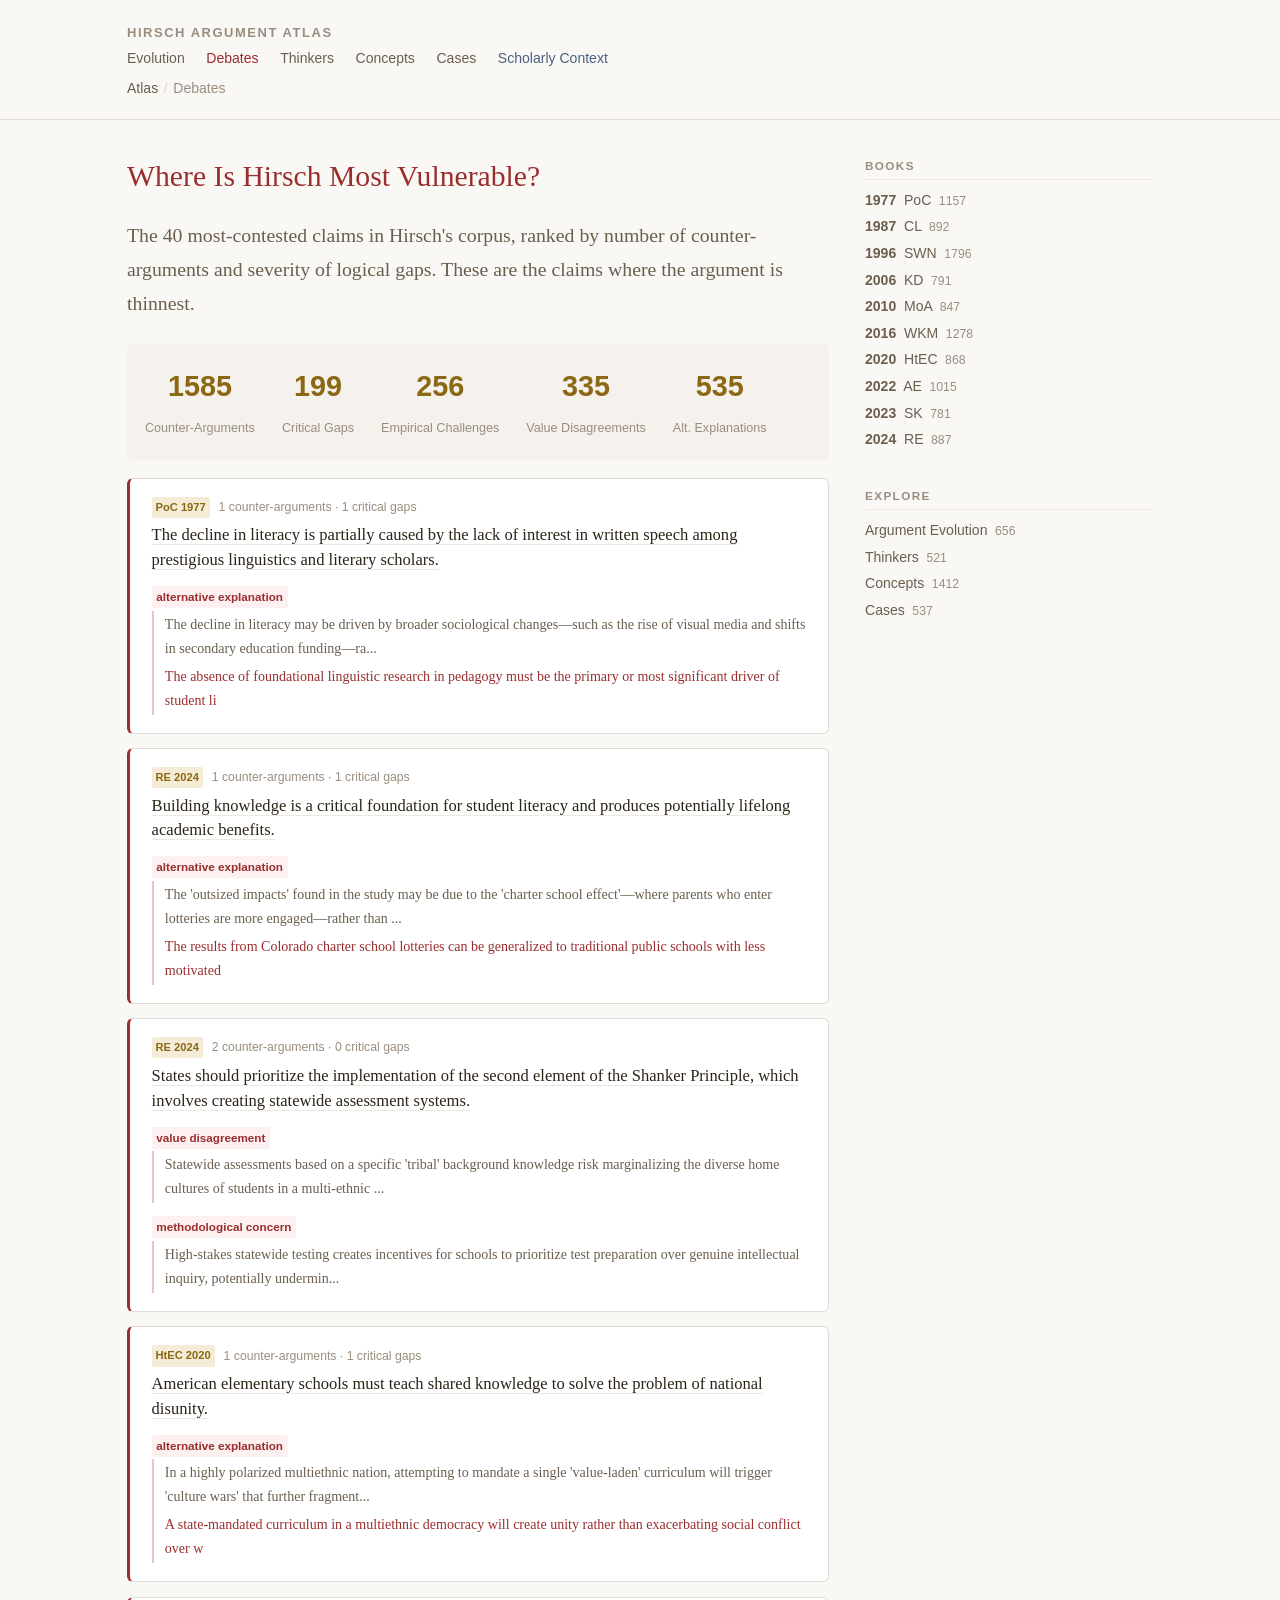
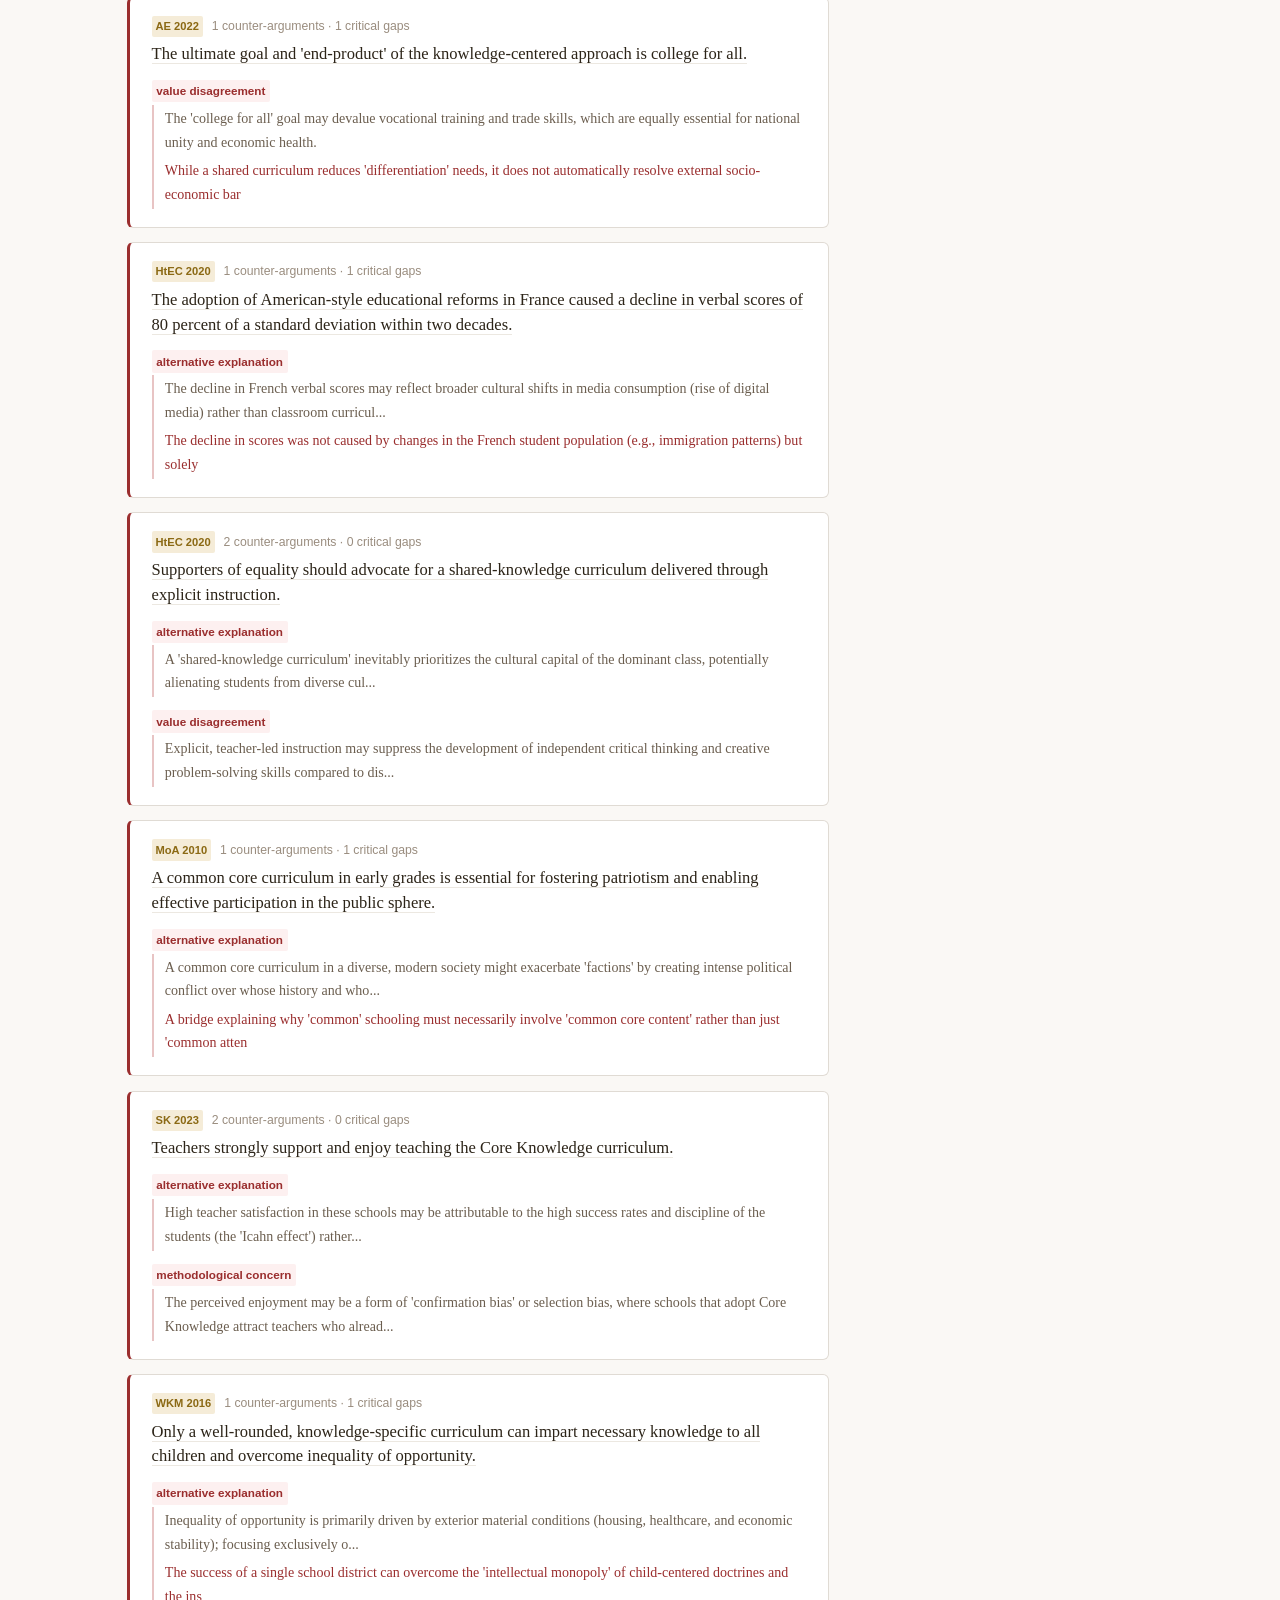
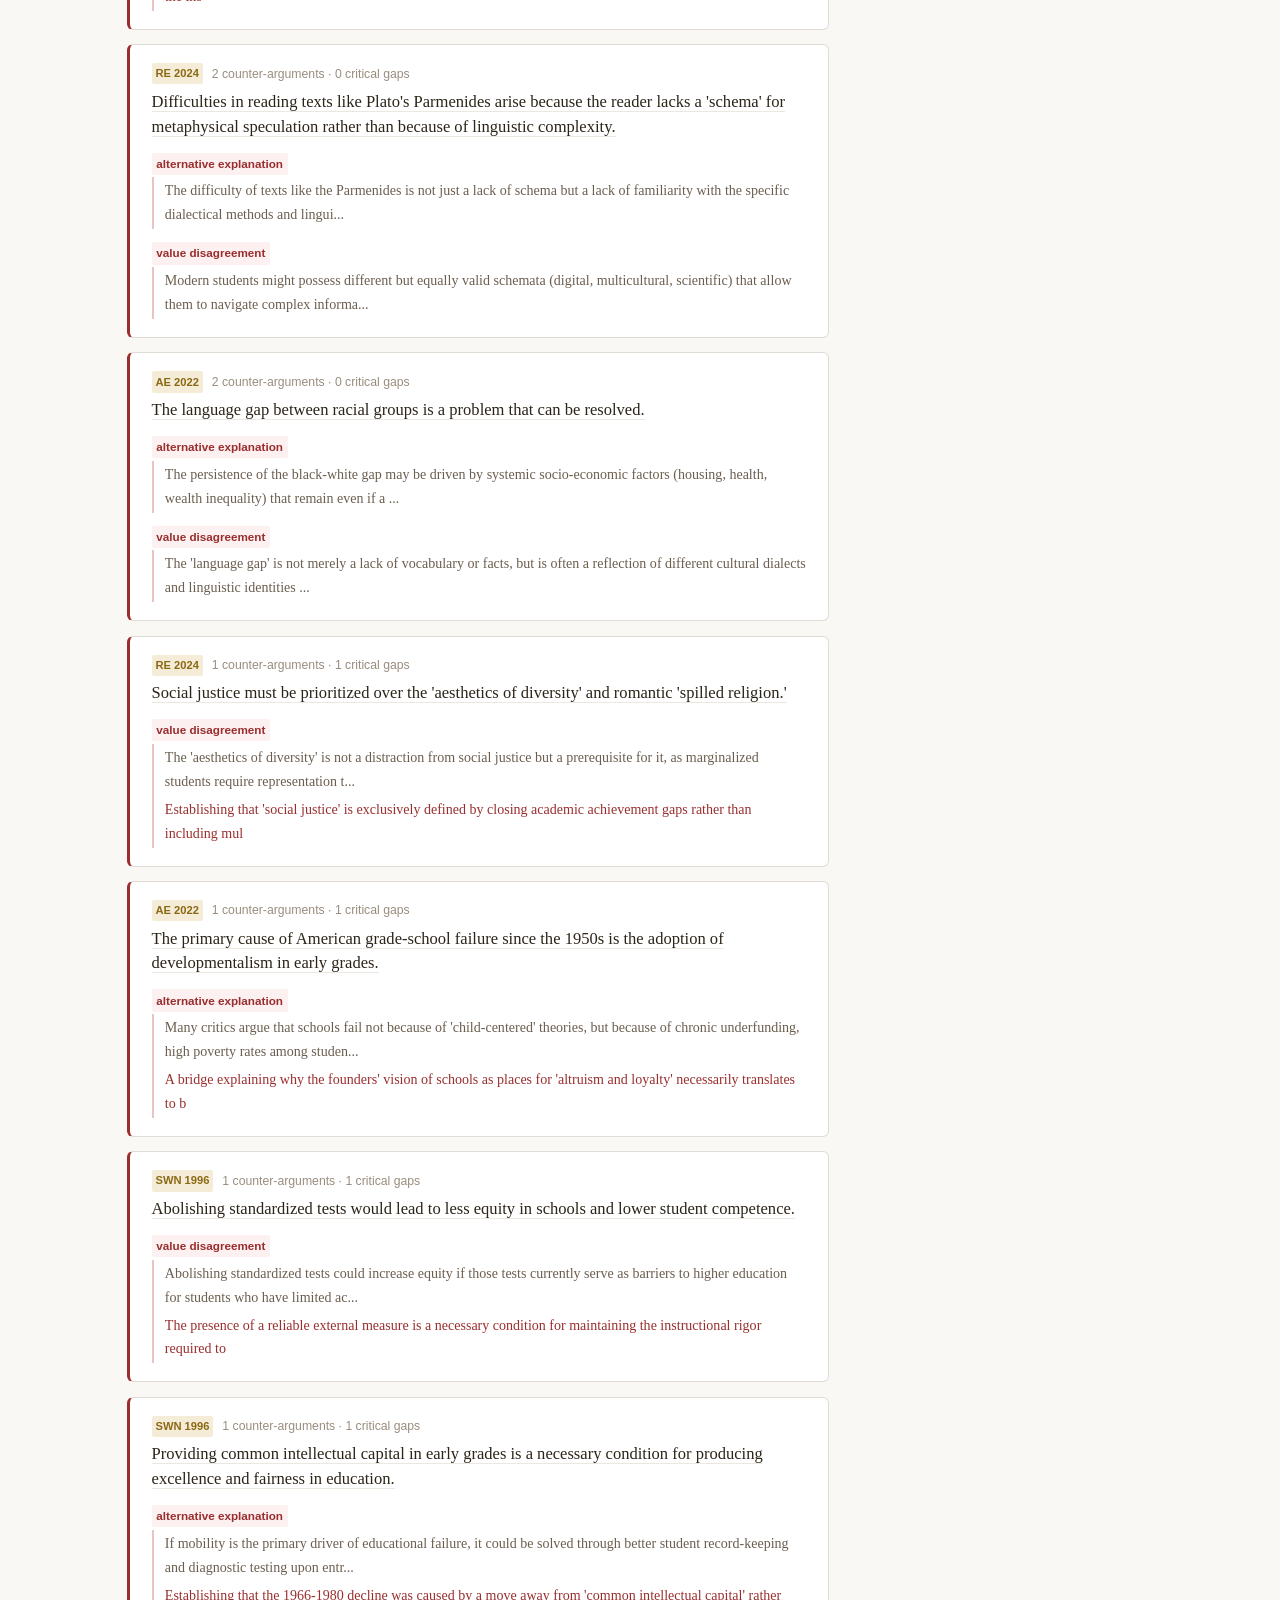
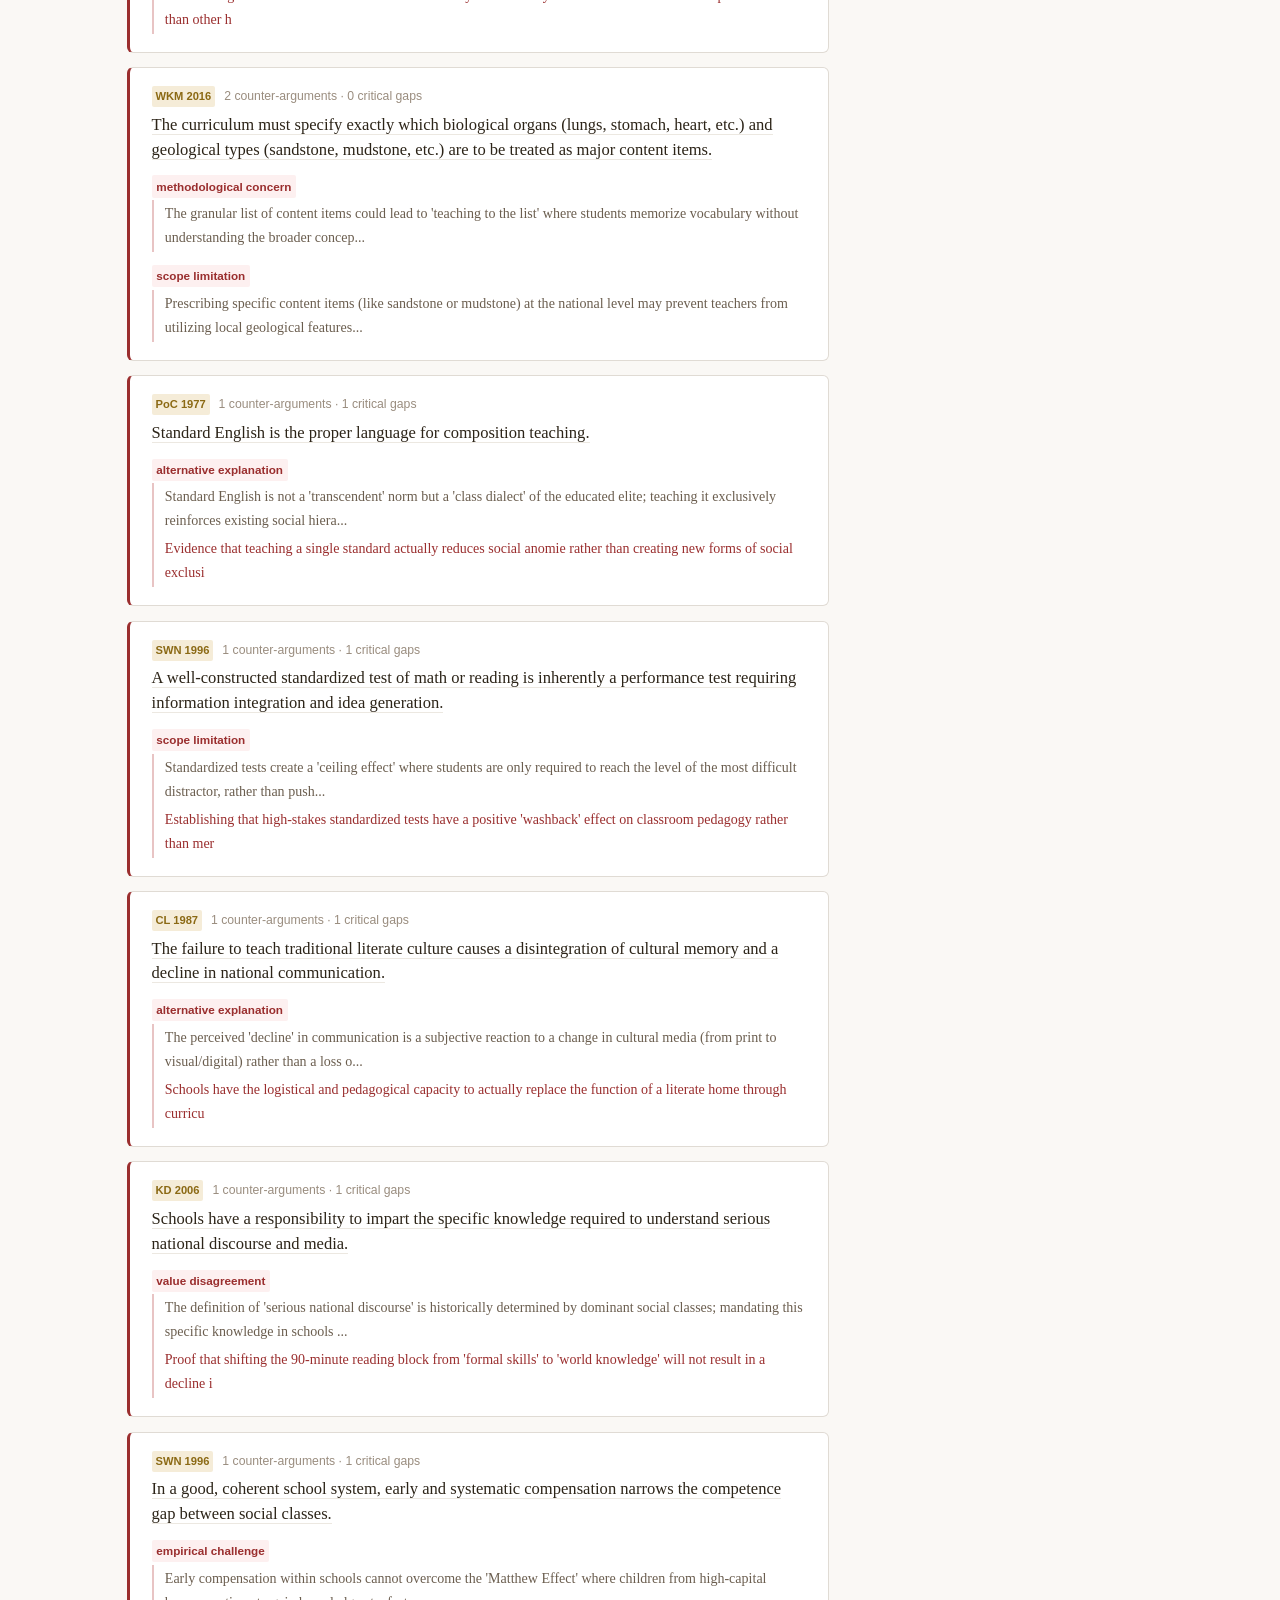
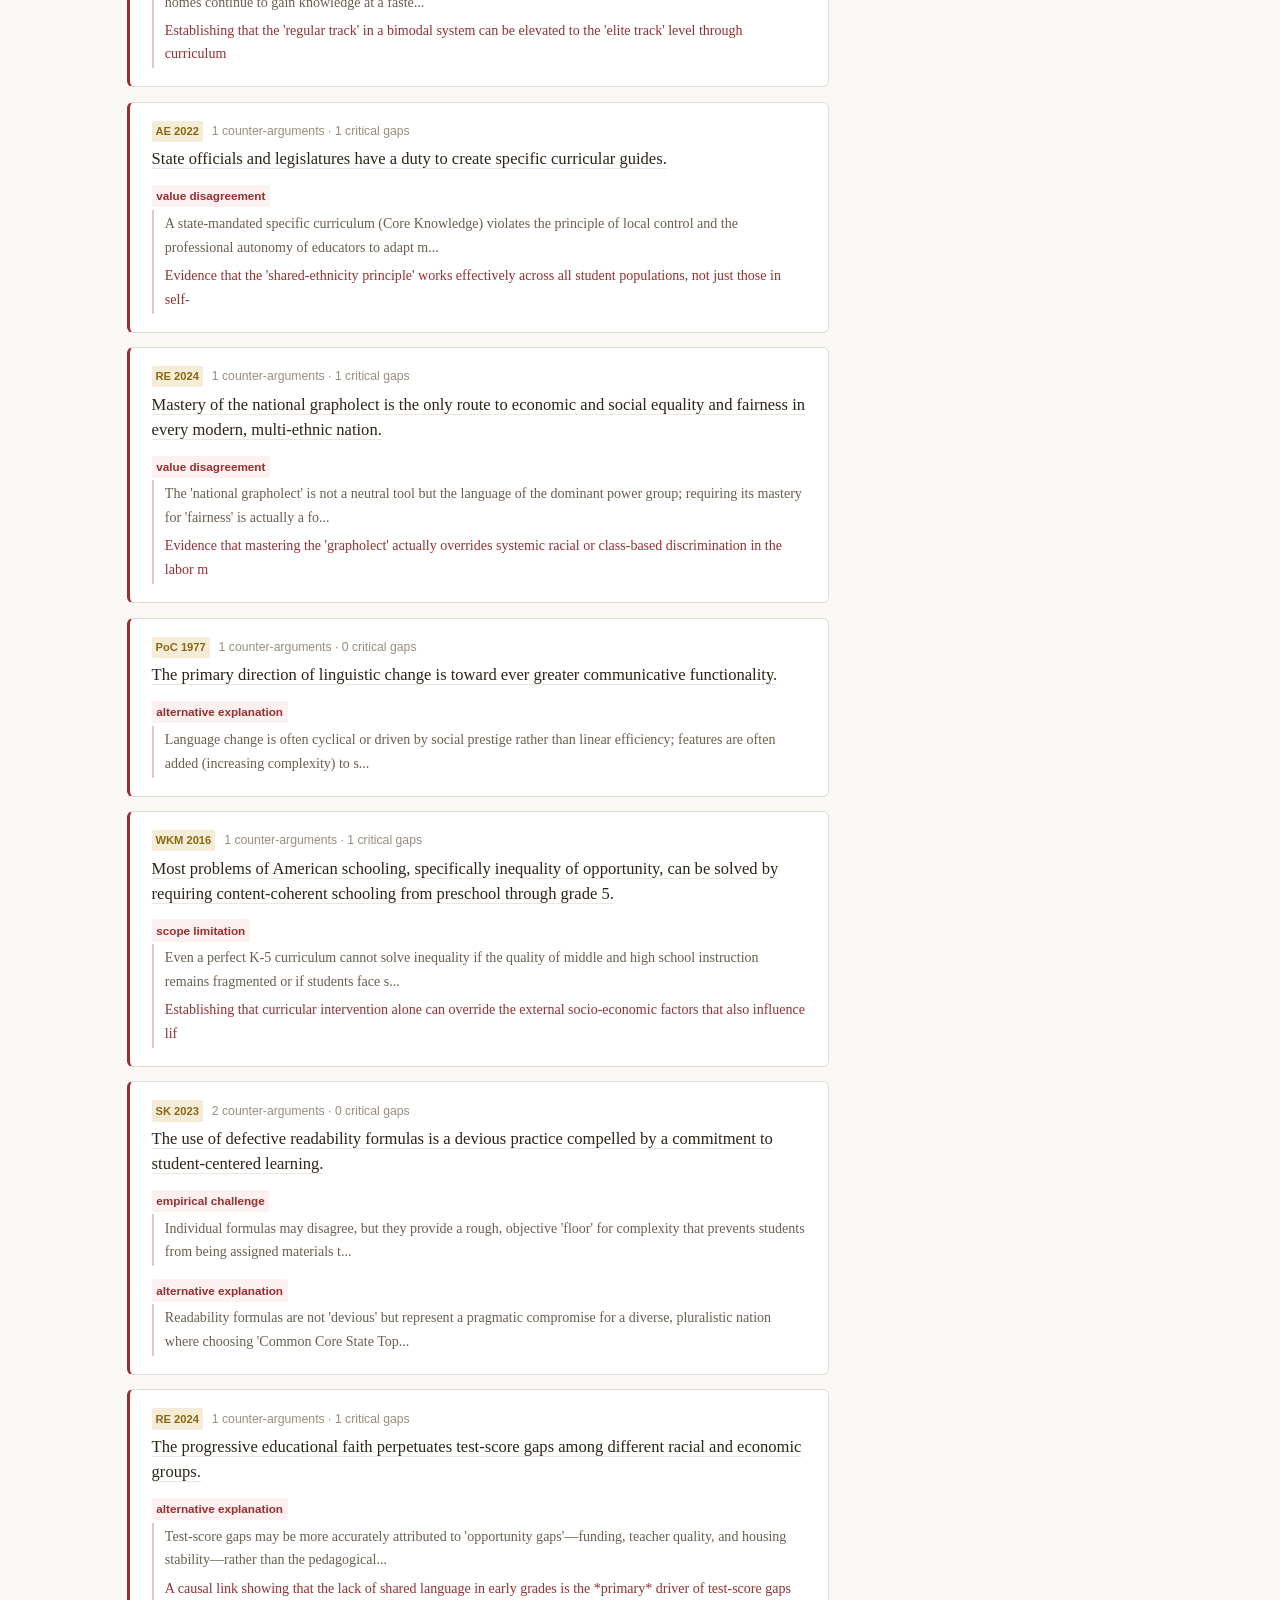
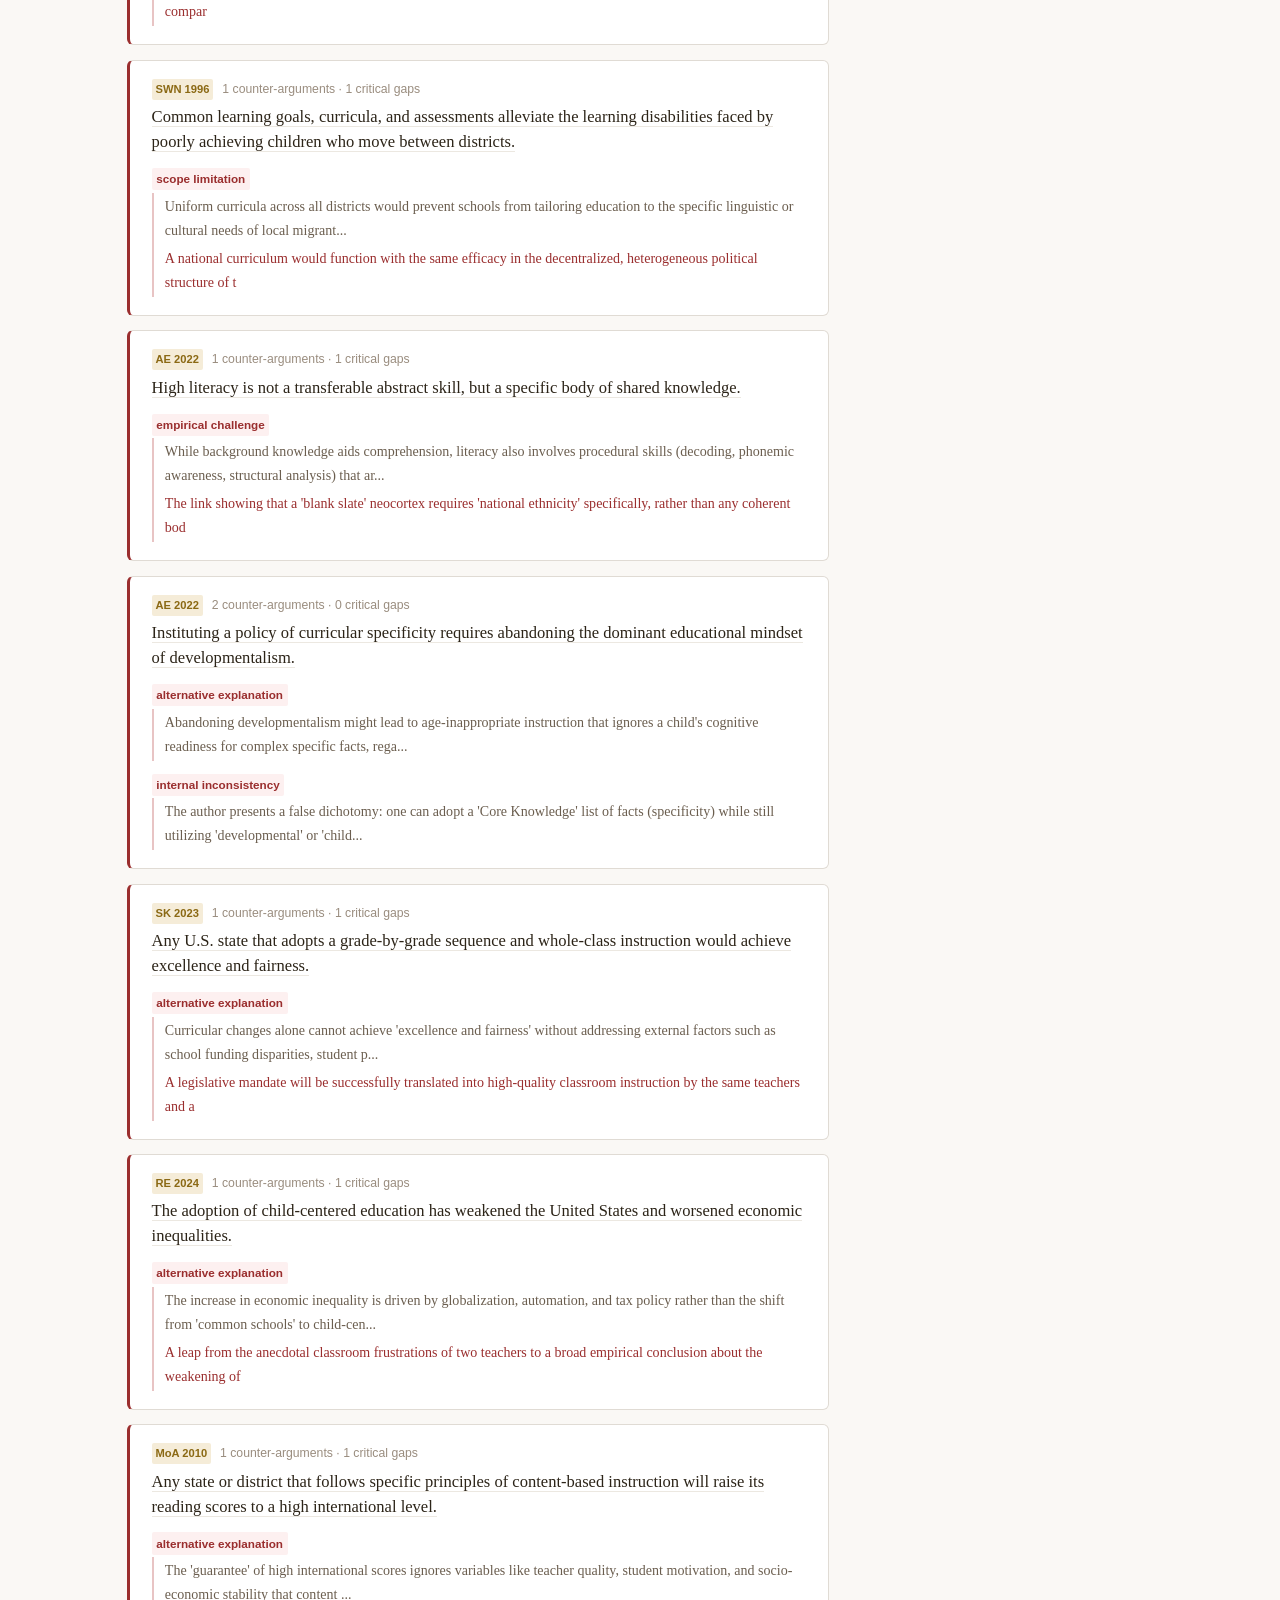
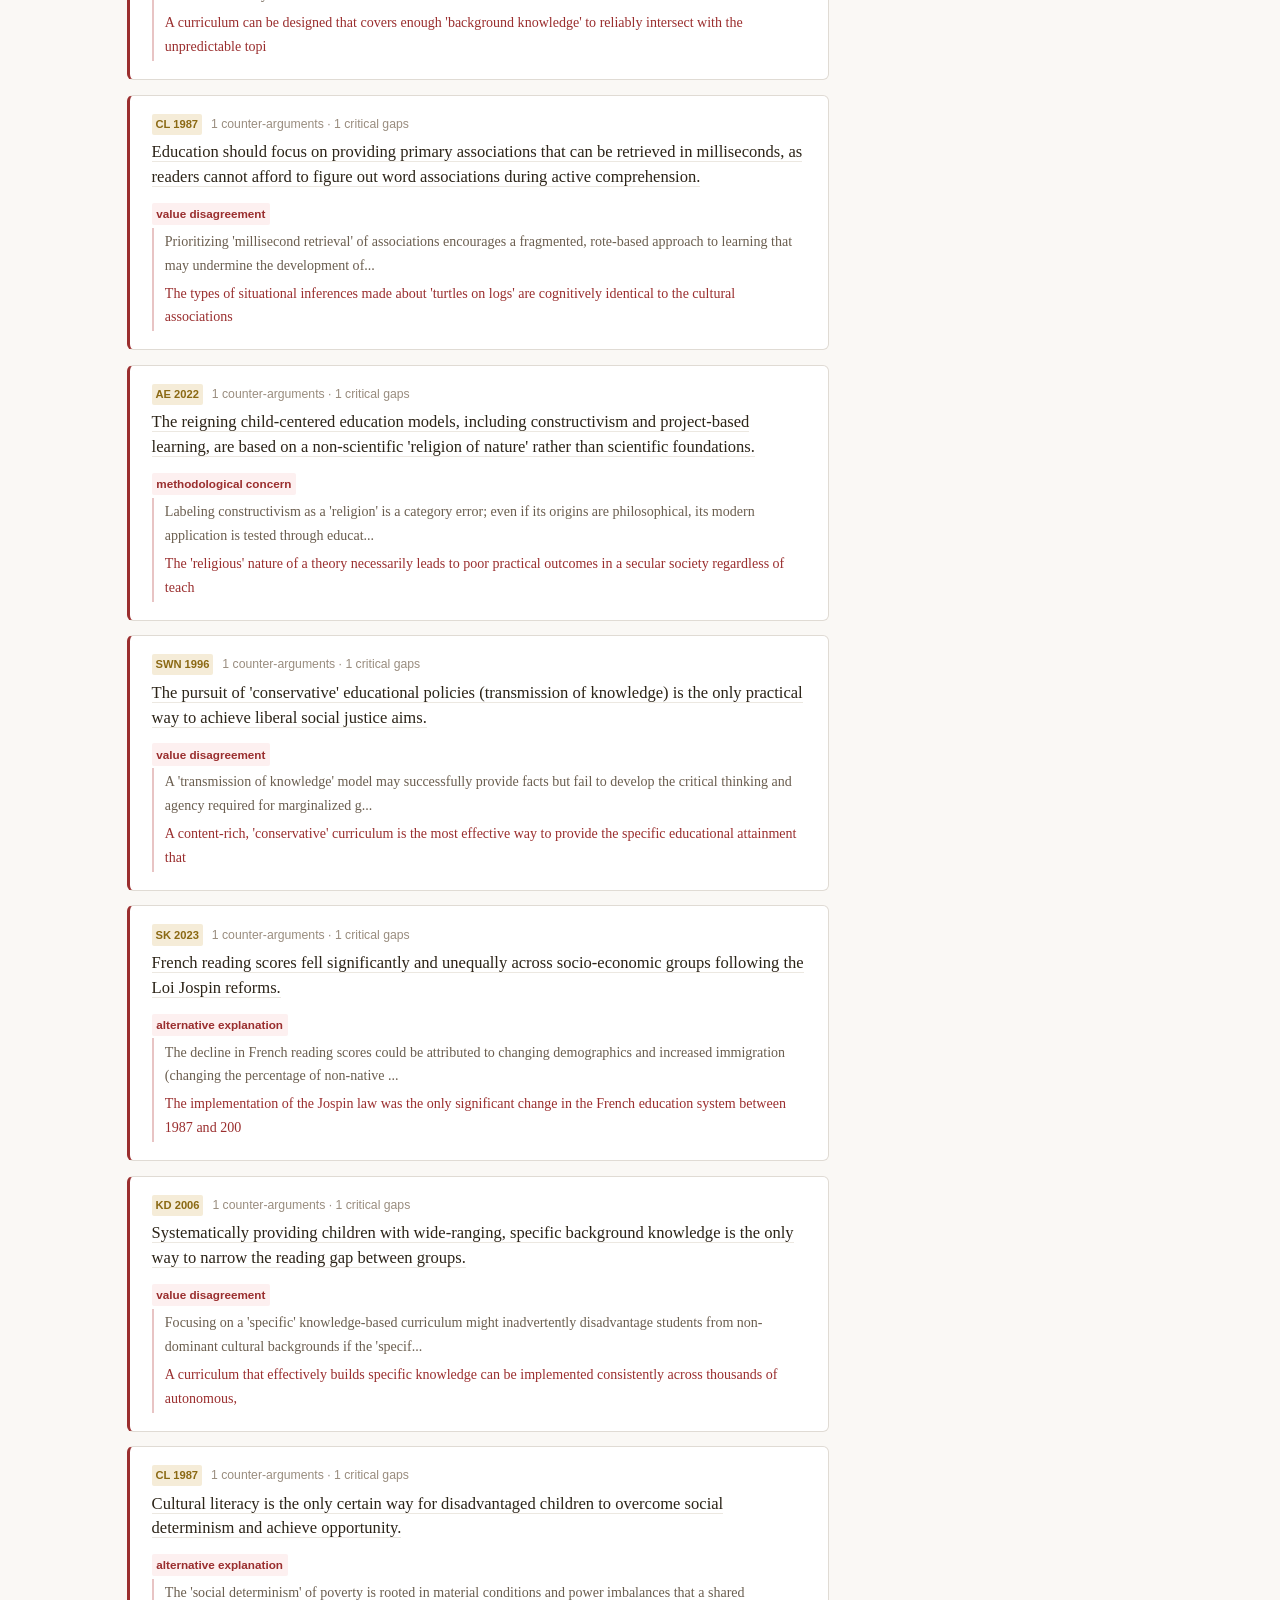
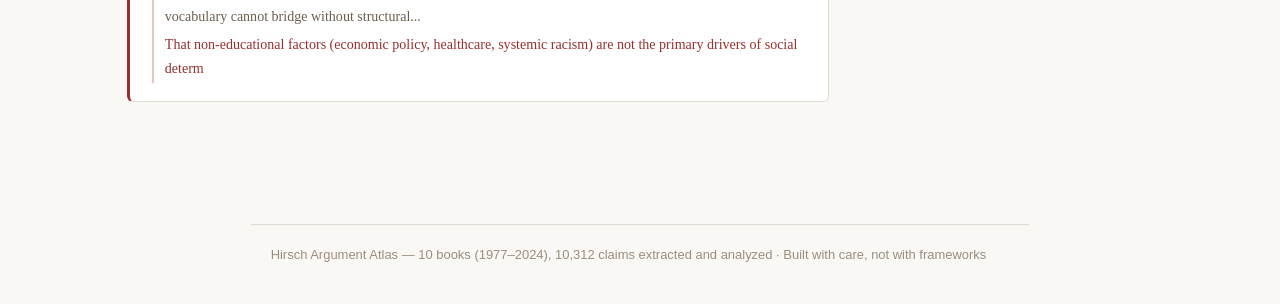
<file: site/debates.html>
<!DOCTYPE html>
<html lang="en">
<head>
<meta charset="UTF-8">
<meta name="viewport" content="width=device-width, initial-scale=1.0">
<title>Debates &mdash; Hirsch Argument Atlas</title>
<link rel="stylesheet" href="style.css">
<style>
/* ── Evolution & Timeline ── */
.evo-badge { display: inline-block; padding: 0.15em 0.5em; border-radius: 3px; color: #fff;
  font-family: var(--font-ui); font-size: 0.72rem; font-weight: 600; letter-spacing: 0.02em; }
.timeline-dots { display: inline-flex; gap: 2px; align-items: center; }
.book-dot { display: inline-flex; align-items: center; justify-content: center; width: 22px; height: 22px;
  border-radius: 50%; font-family: var(--font-ui); font-size: 0.55rem; font-weight: 700;
  color: #fff; transition: transform 0.15s; cursor: default; flex-shrink: 0; }
.book-dot:hover { transform: scale(1.3); z-index: 1; }

.evo-card { background: var(--bg-surface); border: 1px solid var(--border); border-radius: 6px;
  padding: 1em 1.2em; margin-bottom: 0.8em; }
.evo-card-header { display: flex; align-items: center; gap: 0.6em; flex-wrap: wrap; margin-bottom: 0.4em; }
.evo-card-claim { font-family: var(--font-body); font-size: 0.92rem; line-height: 1.5; color: var(--text); }
.evo-card-summary { font-family: var(--font-ui); font-size: 0.8rem; color: var(--text-secondary);
  margin-top: 0.3em; font-style: italic; }
.evo-card-members { margin-top: 0.5em; padding-left: 1em; border-left: 2px solid var(--border-light); }
.evo-card-member { font-family: var(--font-ui); font-size: 0.78rem; color: var(--text-secondary);
  padding: 0.15em 0; line-height: 1.4; }
.evo-card-member .member-book { font-weight: 600; color: var(--text); min-width: 4em; display: inline-block; }
.evo-card details summary { cursor: pointer; font-family: var(--font-ui); font-size: 0.78rem;
  color: var(--text-tertiary); }

/* ── Book timeline grid ── */
.book-timeline { display: grid; grid-template-columns: repeat(auto-fill, minmax(140px, 1fr));
  gap: 0.8em; margin: 1.5em 0; }
.book-tile { background: var(--bg-surface); border: 1px solid var(--border); border-radius: 6px;
  padding: 0.8em; text-align: center; text-decoration: none; color: var(--text); transition: border-color 0.15s; }
.book-tile:hover { border-color: var(--accent); }
.book-tile-year { font-family: var(--font-ui); font-size: 1.4rem; font-weight: 700; color: var(--accent); }
.book-tile-title { font-family: var(--font-ui); font-size: 0.75rem; color: var(--text-secondary);
  margin-top: 0.2em; line-height: 1.3; }
.book-tile-stats { font-family: var(--font-ui); font-size: 0.68rem; color: var(--text-tertiary);
  margin-top: 0.4em; }

/* ── Book page ── */
.book-header { margin-bottom: 1.5em; }
.book-header h1 { font-size: 1.6rem; }
.book-header .book-year { font-family: var(--font-ui); font-size: 1.1rem; color: var(--accent); font-weight: 600; }
.chapter-grid { display: grid; grid-template-columns: 1fr; gap: 0.6em; }

/* ── Filter bar ── */
.filter-bar { display: flex; gap: 0.4em; flex-wrap: wrap; margin: 1em 0; }
.filter-btn { font-family: var(--font-ui); font-size: 0.75rem; padding: 0.3em 0.7em;
  border: 1px solid var(--border); border-radius: 3px; background: var(--bg-surface);
  color: var(--text-secondary); cursor: pointer; transition: all 0.15s; }
.filter-btn:hover, .filter-btn.active { background: var(--accent); color: #fff; border-color: var(--accent); }

/* ── Corpus stats bar ── */
.corpus-stats { display: flex; flex-wrap: wrap; gap: 1.5em; margin: 1em 0; padding: 1em;
  background: var(--bg-aside); border-radius: 6px; }
.corpus-stat { text-align: center; }
.corpus-stat-number { font-family: var(--font-ui); font-size: 1.6rem; font-weight: 700; color: var(--accent); display: block; }
.corpus-stat-label { font-family: var(--font-ui); font-size: 0.7rem; color: var(--text-tertiary); }

/* ── Entity cards (multi-book) ── */
.entity-books { display: flex; gap: 3px; margin-top: 0.3em; flex-wrap: wrap; }
.entity-book-tag { font-family: var(--font-ui); font-size: 0.62rem; padding: 0.1em 0.35em;
  border-radius: 2px; background: var(--accent-light); color: var(--accent); font-weight: 600; }

/* ── External research (blue/cool layer) ── */
.ext-card { background: var(--bg-surface); border: 1px solid #c4d4e4; border-left: 3px solid #4a6080;
  border-radius: 6px; padding: 0.8em 1em; margin-bottom: 0.6em; }
.ext-card-text { font-size: 0.85rem; color: var(--text); line-height: 1.5; }
.ext-card-meta { display: flex; gap: 0.5em; flex-wrap: wrap; margin-top: 0.3em; align-items: center; }
.ext-badge { display: inline-block; padding: 0.1em 0.4em; border-radius: 2px;
  font-family: var(--font-ui); font-size: 0.65rem; font-weight: 600; }
.ext-badge-type { background: #eef2f7; color: #4a6080; }
.ext-badge-strength { background: #e8f5e8; color: #2d6a2e; }
.ext-badge-critique { background: #fdf0f0; color: #9a2e2e; }
.ext-provenance { font-family: var(--font-ui); font-size: 0.68rem; color: var(--text-tertiary);
  font-style: italic; padding: 0.5em 0; border-top: 1px solid var(--border-light); margin-top: 0.8em; }

/* ── Entry paths (landing page) ── */
.entry-paths { display: grid; grid-template-columns: 1fr 1fr; gap: 1.2em; margin: 1.5em 0; }
@media (max-width: 40em) { .entry-paths { grid-template-columns: 1fr; } }
.entry-path { display: block; padding: 1.5em; border-radius: 8px; text-decoration: none;
  transition: transform 0.15s, box-shadow 0.15s; }
.entry-path:hover { transform: translateY(-2px); box-shadow: 0 4px 12px rgba(0,0,0,0.08); }
.entry-path-hirsch { background: var(--accent-light); border: 2px solid var(--accent); color: var(--text); }
.entry-path-context { background: #eef2f7; border: 2px solid #4a6080; color: var(--text); }
.entry-path h2 { font-family: var(--font-ui); font-size: 1.1rem; margin-bottom: 0.3em; }
.entry-path-hirsch h2 { color: var(--accent); }
.entry-path-context h2 { color: #4a6080; }
.entry-path p { font-size: 0.85rem; color: var(--text-secondary); margin: 0; }
.entry-path .entry-stat { font-family: var(--font-ui); font-size: 0.75rem; color: var(--text-tertiary); margin-top: 0.5em; }

/* ── Topic section ── */
.topic-section { margin-bottom: 2em; }
.topic-header { display: flex; align-items: baseline; gap: 0.8em; margin-bottom: 0.5em; }
.topic-header h2 { font-size: 1.1rem; margin: 0; }
.topic-split { display: grid; grid-template-columns: 1fr 1fr; gap: 1.5em; }
@media (max-width: 50em) { .topic-split { grid-template-columns: 1fr; } }
.topic-col-label { font-family: var(--font-ui); font-size: 0.72rem; font-weight: 600;
  text-transform: uppercase; letter-spacing: 0.08em; margin-bottom: 0.5em; padding-bottom: 0.3em;
  border-bottom: 2px solid; }
.topic-col-hirsch .topic-col-label { color: var(--accent); border-color: var(--accent); }
.topic-col-ext .topic-col-label { color: #4a6080; border-color: #4a6080; }

/* ── Sidebar book list ── */
.sidebar-book { font-size: 0.78rem; }
.sidebar-book-year { font-weight: 600; min-width: 2.5em; display: inline-block; }
</style>

</head>
<body>
<header class="page-header">
  <div class="header-inner">
    <div class="site-title"><a href="index.html">Hirsch Argument Atlas</a></div>
    <nav class="header-nav">
      <a href="evolution.html">Evolution</a>
      <a href="debates.html" style="color:var(--counter)">Debates</a>
      <a href="thinkers.html">Thinkers</a>
      <a href="concepts.html">Concepts</a>
      <a href="cases.html">Cases</a>
      <a href="context.html" style="color:#4a6080">Scholarly Context</a>
    </nav>
    <nav class="breadcrumb"><a href="index.html">Atlas</a><span class="sep">/</span>Debates</nav>
  </div>
</header>

<div class="main-grid">
<main class="content">

  <h1 style="color:var(--counter)">Where Is Hirsch Most Vulnerable?</h1>
  <p class="lead">The 40 most-contested claims in Hirsch's corpus, ranked by number of counter-arguments
  and severity of logical gaps. These are the claims where the argument is thinnest.</p>

  <div class="corpus-stats" style="margin:1em 0">
    <div class="corpus-stat"><span class="corpus-stat-number">1585</span><span class="corpus-stat-label">Counter-Arguments</span></div>
    <div class="corpus-stat"><span class="corpus-stat-number">199</span><span class="corpus-stat-label">Critical Gaps</span></div>
    <div class="corpus-stat"><span class="corpus-stat-number">256</span><span class="corpus-stat-label">Empirical Challenges</span></div>
    <div class="corpus-stat"><span class="corpus-stat-number">335</span><span class="corpus-stat-label">Value Disagreements</span></div>
    <div class="corpus-stat"><span class="corpus-stat-number">535</span><span class="corpus-stat-label">Alt. Explanations</span></div>
  </div>

  <div class="evo-card" style="border-left:3px solid var(--counter)">
  <div style="display:flex;gap:0.5em;align-items:center;flex-wrap:wrap;margin-bottom:0.3em">
    <span class="entity-book-tag">PoC 1977</span>
    <span style="font-family:var(--font-ui);font-size:0.68rem;color:var(--text-tertiary)">1 counter-arguments · 1 critical gaps</span>
  </div>
  <div class="evo-card-claim"><a href="claim.html#poc:chintroduction_C24" style="color:inherit;text-decoration:none;border-bottom:1px solid var(--border-light)">The decline in literacy is partially caused by the lack of interest in written speech among prestigious linguistics and literary scholars.</a></div>
  <div style="margin-top:0.4em"><span class="ext-badge ext-badge-critique">alternative explanation</span></div><div style="font-size:0.78rem;color:var(--text-secondary);padding:0.15em 0 0.15em 0.8em;border-left:2px solid var(--counter-border)">The decline in literacy may be driven by broader sociological changes—such as the rise of visual media and shifts in secondary education funding—ra...</div>
  <div style="font-size:0.78rem;color:var(--counter);padding:0.15em 0 0.15em 0.8em;border-left:2px solid var(--counter-border)">The absence of foundational linguistic research in pedagogy must be the primary or most significant driver of student li</div>
</div>
<div class="evo-card" style="border-left:3px solid var(--counter)">
  <div style="display:flex;gap:0.5em;align-items:center;flex-wrap:wrap;margin-bottom:0.3em">
    <span class="entity-book-tag">RE 2024</span>
    <span style="font-family:var(--font-ui);font-size:0.68rem;color:var(--text-tertiary)">1 counter-arguments · 1 critical gaps</span>
  </div>
  <div class="evo-card-claim"><a href="claim.html#re:chappendix-iii_C27" style="color:inherit;text-decoration:none;border-bottom:1px solid var(--border-light)">Building knowledge is a critical foundation for student literacy and produces potentially lifelong academic benefits.</a></div>
  <div style="margin-top:0.4em"><span class="ext-badge ext-badge-critique">alternative explanation</span></div><div style="font-size:0.78rem;color:var(--text-secondary);padding:0.15em 0 0.15em 0.8em;border-left:2px solid var(--counter-border)">The &#x27;outsized impacts&#x27; found in the study may be due to the &#x27;charter school effect&#x27;—where parents who enter lotteries are more engaged—rather than ...</div>
  <div style="font-size:0.78rem;color:var(--counter);padding:0.15em 0 0.15em 0.8em;border-left:2px solid var(--counter-border)">The results from Colorado charter school lotteries can be generalized to traditional public schools with less motivated </div>
</div>
<div class="evo-card" style="border-left:3px solid var(--counter)">
  <div style="display:flex;gap:0.5em;align-items:center;flex-wrap:wrap;margin-bottom:0.3em">
    <span class="entity-book-tag">RE 2024</span>
    <span style="font-family:var(--font-ui);font-size:0.68rem;color:var(--text-tertiary)">2 counter-arguments · 0 critical gaps</span>
  </div>
  <div class="evo-card-claim"><a href="claim.html#re:ch6_C81" style="color:inherit;text-decoration:none;border-bottom:1px solid var(--border-light)">States should prioritize the implementation of the second element of the Shanker Principle, which involves creating statewide assessment systems.</a></div>
  <div style="margin-top:0.4em"><span class="ext-badge ext-badge-critique">value disagreement</span></div><div style="font-size:0.78rem;color:var(--text-secondary);padding:0.15em 0 0.15em 0.8em;border-left:2px solid var(--counter-border)">Statewide assessments based on a specific &#x27;tribal&#x27; background knowledge risk marginalizing the diverse home cultures of students in a multi-ethnic ...</div><div style="margin-top:0.4em"><span class="ext-badge ext-badge-critique">methodological concern</span></div><div style="font-size:0.78rem;color:var(--text-secondary);padding:0.15em 0 0.15em 0.8em;border-left:2px solid var(--counter-border)">High-stakes statewide testing creates incentives for schools to prioritize test preparation over genuine intellectual inquiry, potentially undermin...</div>
  
</div>
<div class="evo-card" style="border-left:3px solid var(--counter)">
  <div style="display:flex;gap:0.5em;align-items:center;flex-wrap:wrap;margin-bottom:0.3em">
    <span class="entity-book-tag">HtEC 2020</span>
    <span style="font-family:var(--font-ui);font-size:0.68rem;color:var(--text-tertiary)">1 counter-arguments · 1 critical gaps</span>
  </div>
  <div class="evo-card-claim"><a href="claim.html#how-to-educate-a-citizen:ch7_C68" style="color:inherit;text-decoration:none;border-bottom:1px solid var(--border-light)">American elementary schools must teach shared knowledge to solve the problem of national disunity.</a></div>
  <div style="margin-top:0.4em"><span class="ext-badge ext-badge-critique">alternative explanation</span></div><div style="font-size:0.78rem;color:var(--text-secondary);padding:0.15em 0 0.15em 0.8em;border-left:2px solid var(--counter-border)">In a highly polarized multiethnic nation, attempting to mandate a single &#x27;value-laden&#x27; curriculum will trigger &#x27;culture wars&#x27; that further fragment...</div>
  <div style="font-size:0.78rem;color:var(--counter);padding:0.15em 0 0.15em 0.8em;border-left:2px solid var(--counter-border)">A state-mandated curriculum in a multiethnic democracy will create unity rather than exacerbating social conflict over w</div>
</div>
<div class="evo-card" style="border-left:3px solid var(--counter)">
  <div style="display:flex;gap:0.5em;align-items:center;flex-wrap:wrap;margin-bottom:0.3em">
    <span class="entity-book-tag">AE 2022</span>
    <span style="font-family:var(--font-ui);font-size:0.68rem;color:var(--text-tertiary)">1 counter-arguments · 1 critical gaps</span>
  </div>
  <div class="evo-card-claim"><a href="claim.html#ae:ch4_C51" style="color:inherit;text-decoration:none;border-bottom:1px solid var(--border-light)">The ultimate goal and &#x27;end-product&#x27; of the knowledge-centered approach is college for all.</a></div>
  <div style="margin-top:0.4em"><span class="ext-badge ext-badge-critique">value disagreement</span></div><div style="font-size:0.78rem;color:var(--text-secondary);padding:0.15em 0 0.15em 0.8em;border-left:2px solid var(--counter-border)">The &#x27;college for all&#x27; goal may devalue vocational training and trade skills, which are equally essential for national unity and economic health.</div>
  <div style="font-size:0.78rem;color:var(--counter);padding:0.15em 0 0.15em 0.8em;border-left:2px solid var(--counter-border)">While a shared curriculum reduces &#x27;differentiation&#x27; needs, it does not automatically resolve external socio-economic bar</div>
</div>
<div class="evo-card" style="border-left:3px solid var(--counter)">
  <div style="display:flex;gap:0.5em;align-items:center;flex-wrap:wrap;margin-bottom:0.3em">
    <span class="entity-book-tag">HtEC 2020</span>
    <span style="font-family:var(--font-ui);font-size:0.68rem;color:var(--text-tertiary)">1 counter-arguments · 1 critical gaps</span>
  </div>
  <div class="evo-card-claim"><a href="claim.html#how-to-educate-a-citizen:ch6_C31" style="color:inherit;text-decoration:none;border-bottom:1px solid var(--border-light)">The adoption of American-style educational reforms in France caused a decline in verbal scores of 80 percent of a standard deviation within two decades.</a></div>
  <div style="margin-top:0.4em"><span class="ext-badge ext-badge-critique">alternative explanation</span></div><div style="font-size:0.78rem;color:var(--text-secondary);padding:0.15em 0 0.15em 0.8em;border-left:2px solid var(--counter-border)">The decline in French verbal scores may reflect broader cultural shifts in media consumption (rise of digital media) rather than classroom curricul...</div>
  <div style="font-size:0.78rem;color:var(--counter);padding:0.15em 0 0.15em 0.8em;border-left:2px solid var(--counter-border)">The decline in scores was not caused by changes in the French student population (e.g., immigration patterns) but solely</div>
</div>
<div class="evo-card" style="border-left:3px solid var(--counter)">
  <div style="display:flex;gap:0.5em;align-items:center;flex-wrap:wrap;margin-bottom:0.3em">
    <span class="entity-book-tag">HtEC 2020</span>
    <span style="font-family:var(--font-ui);font-size:0.68rem;color:var(--text-tertiary)">2 counter-arguments · 0 critical gaps</span>
  </div>
  <div class="evo-card-claim"><a href="claim.html#how-to-educate-a-citizen:ch4_C101" style="color:inherit;text-decoration:none;border-bottom:1px solid var(--border-light)">Supporters of equality should advocate for a shared-knowledge curriculum delivered through explicit instruction.</a></div>
  <div style="margin-top:0.4em"><span class="ext-badge ext-badge-critique">alternative explanation</span></div><div style="font-size:0.78rem;color:var(--text-secondary);padding:0.15em 0 0.15em 0.8em;border-left:2px solid var(--counter-border)">A &#x27;shared-knowledge curriculum&#x27; inevitably prioritizes the cultural capital of the dominant class, potentially alienating students from diverse cul...</div><div style="margin-top:0.4em"><span class="ext-badge ext-badge-critique">value disagreement</span></div><div style="font-size:0.78rem;color:var(--text-secondary);padding:0.15em 0 0.15em 0.8em;border-left:2px solid var(--counter-border)">Explicit, teacher-led instruction may suppress the development of independent critical thinking and creative problem-solving skills compared to dis...</div>
  
</div>
<div class="evo-card" style="border-left:3px solid var(--counter)">
  <div style="display:flex;gap:0.5em;align-items:center;flex-wrap:wrap;margin-bottom:0.3em">
    <span class="entity-book-tag">MoA 2010</span>
    <span style="font-family:var(--font-ui);font-size:0.68rem;color:var(--text-tertiary)">1 counter-arguments · 1 critical gaps</span>
  </div>
  <div class="evo-card-claim"><a href="claim.html#the-making-of-americans:ch1_C16" style="color:inherit;text-decoration:none;border-bottom:1px solid var(--border-light)">A common core curriculum in early grades is essential for fostering patriotism and enabling effective participation in the public sphere.</a></div>
  <div style="margin-top:0.4em"><span class="ext-badge ext-badge-critique">alternative explanation</span></div><div style="font-size:0.78rem;color:var(--text-secondary);padding:0.15em 0 0.15em 0.8em;border-left:2px solid var(--counter-border)">A common core curriculum in a diverse, modern society might exacerbate &#x27;factions&#x27; by creating intense political conflict over whose history and who...</div>
  <div style="font-size:0.78rem;color:var(--counter);padding:0.15em 0 0.15em 0.8em;border-left:2px solid var(--counter-border)">A bridge explaining why &#x27;common&#x27; schooling must necessarily involve &#x27;common core content&#x27; rather than just &#x27;common atten</div>
</div>
<div class="evo-card" style="border-left:3px solid var(--counter)">
  <div style="display:flex;gap:0.5em;align-items:center;flex-wrap:wrap;margin-bottom:0.3em">
    <span class="entity-book-tag">SK 2023</span>
    <span style="font-family:var(--font-ui);font-size:0.68rem;color:var(--text-tertiary)">2 counter-arguments · 0 critical gaps</span>
  </div>
  <div class="evo-card-claim"><a href="claim.html#sk:chappendix_C15" style="color:inherit;text-decoration:none;border-bottom:1px solid var(--border-light)">Teachers strongly support and enjoy teaching the Core Knowledge curriculum.</a></div>
  <div style="margin-top:0.4em"><span class="ext-badge ext-badge-critique">alternative explanation</span></div><div style="font-size:0.78rem;color:var(--text-secondary);padding:0.15em 0 0.15em 0.8em;border-left:2px solid var(--counter-border)">High teacher satisfaction in these schools may be attributable to the high success rates and discipline of the students (the &#x27;Icahn effect&#x27;) rather...</div><div style="margin-top:0.4em"><span class="ext-badge ext-badge-critique">methodological concern</span></div><div style="font-size:0.78rem;color:var(--text-secondary);padding:0.15em 0 0.15em 0.8em;border-left:2px solid var(--counter-border)">The perceived enjoyment may be a form of &#x27;confirmation bias&#x27; or selection bias, where schools that adopt Core Knowledge attract teachers who alread...</div>
  
</div>
<div class="evo-card" style="border-left:3px solid var(--counter)">
  <div style="display:flex;gap:0.5em;align-items:center;flex-wrap:wrap;margin-bottom:0.3em">
    <span class="entity-book-tag">WKM 2016</span>
    <span style="font-family:var(--font-ui);font-size:0.68rem;color:var(--text-tertiary)">1 counter-arguments · 1 critical gaps</span>
  </div>
  <div class="evo-card-claim"><a href="claim.html#wkm:chepilogue_C35" style="color:inherit;text-decoration:none;border-bottom:1px solid var(--border-light)">Only a well-rounded, knowledge-specific curriculum can impart necessary knowledge to all children and overcome inequality of opportunity.</a></div>
  <div style="margin-top:0.4em"><span class="ext-badge ext-badge-critique">alternative explanation</span></div><div style="font-size:0.78rem;color:var(--text-secondary);padding:0.15em 0 0.15em 0.8em;border-left:2px solid var(--counter-border)">Inequality of opportunity is primarily driven by exterior material conditions (housing, healthcare, and economic stability); focusing exclusively o...</div>
  <div style="font-size:0.78rem;color:var(--counter);padding:0.15em 0 0.15em 0.8em;border-left:2px solid var(--counter-border)">The success of a single school district can overcome the &#x27;intellectual monopoly&#x27; of child-centered doctrines and the ins</div>
</div>
<div class="evo-card" style="border-left:3px solid var(--counter)">
  <div style="display:flex;gap:0.5em;align-items:center;flex-wrap:wrap;margin-bottom:0.3em">
    <span class="entity-book-tag">RE 2024</span>
    <span style="font-family:var(--font-ui);font-size:0.68rem;color:var(--text-tertiary)">2 counter-arguments · 0 critical gaps</span>
  </div>
  <div class="evo-card-claim"><a href="claim.html#re:chappendix-ii_C101" style="color:inherit;text-decoration:none;border-bottom:1px solid var(--border-light)">Difficulties in reading texts like Plato&#x27;s Parmenides arise because the reader lacks a &#x27;schema&#x27; for metaphysical speculation rather than because of linguistic complexity.</a></div>
  <div style="margin-top:0.4em"><span class="ext-badge ext-badge-critique">alternative explanation</span></div><div style="font-size:0.78rem;color:var(--text-secondary);padding:0.15em 0 0.15em 0.8em;border-left:2px solid var(--counter-border)">The difficulty of texts like the Parmenides is not just a lack of schema but a lack of familiarity with the specific dialectical methods and lingui...</div><div style="margin-top:0.4em"><span class="ext-badge ext-badge-critique">value disagreement</span></div><div style="font-size:0.78rem;color:var(--text-secondary);padding:0.15em 0 0.15em 0.8em;border-left:2px solid var(--counter-border)">Modern students might possess different but equally valid schemata (digital, multicultural, scientific) that allow them to navigate complex informa...</div>
  
</div>
<div class="evo-card" style="border-left:3px solid var(--counter)">
  <div style="display:flex;gap:0.5em;align-items:center;flex-wrap:wrap;margin-bottom:0.3em">
    <span class="entity-book-tag">AE 2022</span>
    <span style="font-family:var(--font-ui);font-size:0.68rem;color:var(--text-tertiary)">2 counter-arguments · 0 critical gaps</span>
  </div>
  <div class="evo-card-claim"><a href="claim.html#ae:ch2_C127" style="color:inherit;text-decoration:none;border-bottom:1px solid var(--border-light)">The language gap between racial groups is a problem that can be resolved.</a></div>
  <div style="margin-top:0.4em"><span class="ext-badge ext-badge-critique">alternative explanation</span></div><div style="font-size:0.78rem;color:var(--text-secondary);padding:0.15em 0 0.15em 0.8em;border-left:2px solid var(--counter-border)">The persistence of the black-white gap may be driven by systemic socio-economic factors (housing, health, wealth inequality) that remain even if a ...</div><div style="margin-top:0.4em"><span class="ext-badge ext-badge-critique">value disagreement</span></div><div style="font-size:0.78rem;color:var(--text-secondary);padding:0.15em 0 0.15em 0.8em;border-left:2px solid var(--counter-border)">The &#x27;language gap&#x27; is not merely a lack of vocabulary or facts, but is often a reflection of different cultural dialects and linguistic identities ...</div>
  
</div>
<div class="evo-card" style="border-left:3px solid var(--counter)">
  <div style="display:flex;gap:0.5em;align-items:center;flex-wrap:wrap;margin-bottom:0.3em">
    <span class="entity-book-tag">RE 2024</span>
    <span style="font-family:var(--font-ui);font-size:0.68rem;color:var(--text-tertiary)">1 counter-arguments · 1 critical gaps</span>
  </div>
  <div class="evo-card-claim"><a href="claim.html#re:ch4_C62" style="color:inherit;text-decoration:none;border-bottom:1px solid var(--border-light)">Social justice must be prioritized over the &#x27;aesthetics of diversity&#x27; and romantic &#x27;spilled religion.&#x27;</a></div>
  <div style="margin-top:0.4em"><span class="ext-badge ext-badge-critique">value disagreement</span></div><div style="font-size:0.78rem;color:var(--text-secondary);padding:0.15em 0 0.15em 0.8em;border-left:2px solid var(--counter-border)">The &#x27;aesthetics of diversity&#x27; is not a distraction from social justice but a prerequisite for it, as marginalized students require representation t...</div>
  <div style="font-size:0.78rem;color:var(--counter);padding:0.15em 0 0.15em 0.8em;border-left:2px solid var(--counter-border)">Establishing that &#x27;social justice&#x27; is exclusively defined by closing academic achievement gaps rather than including mul</div>
</div>
<div class="evo-card" style="border-left:3px solid var(--counter)">
  <div style="display:flex;gap:0.5em;align-items:center;flex-wrap:wrap;margin-bottom:0.3em">
    <span class="entity-book-tag">AE 2022</span>
    <span style="font-family:var(--font-ui);font-size:0.68rem;color:var(--text-tertiary)">1 counter-arguments · 1 critical gaps</span>
  </div>
  <div class="evo-card-claim"><a href="claim.html#ae:ch2_C48" style="color:inherit;text-decoration:none;border-bottom:1px solid var(--border-light)">The primary cause of American grade-school failure since the 1950s is the adoption of developmentalism in early grades.</a></div>
  <div style="margin-top:0.4em"><span class="ext-badge ext-badge-critique">alternative explanation</span></div><div style="font-size:0.78rem;color:var(--text-secondary);padding:0.15em 0 0.15em 0.8em;border-left:2px solid var(--counter-border)">Many critics argue that schools fail not because of &#x27;child-centered&#x27; theories, but because of chronic underfunding, high poverty rates among studen...</div>
  <div style="font-size:0.78rem;color:var(--counter);padding:0.15em 0 0.15em 0.8em;border-left:2px solid var(--counter-border)">A bridge explaining why the founders&#x27; vision of schools as places for &#x27;altruism and loyalty&#x27; necessarily translates to b</div>
</div>
<div class="evo-card" style="border-left:3px solid var(--counter)">
  <div style="display:flex;gap:0.5em;align-items:center;flex-wrap:wrap;margin-bottom:0.3em">
    <span class="entity-book-tag">SWN 1996</span>
    <span style="font-family:var(--font-ui);font-size:0.68rem;color:var(--text-tertiary)">1 counter-arguments · 1 critical gaps</span>
  </div>
  <div class="evo-card-claim"><a href="claim.html#swn:ch6_C122" style="color:inherit;text-decoration:none;border-bottom:1px solid var(--border-light)">Abolishing standardized tests would lead to less equity in schools and lower student competence.</a></div>
  <div style="margin-top:0.4em"><span class="ext-badge ext-badge-critique">value disagreement</span></div><div style="font-size:0.78rem;color:var(--text-secondary);padding:0.15em 0 0.15em 0.8em;border-left:2px solid var(--counter-border)">Abolishing standardized tests could increase equity if those tests currently serve as barriers to higher education for students who have limited ac...</div>
  <div style="font-size:0.78rem;color:var(--counter);padding:0.15em 0 0.15em 0.8em;border-left:2px solid var(--counter-border)">The presence of a reliable external measure is a necessary condition for maintaining the instructional rigor required to</div>
</div>
<div class="evo-card" style="border-left:3px solid var(--counter)">
  <div style="display:flex;gap:0.5em;align-items:center;flex-wrap:wrap;margin-bottom:0.3em">
    <span class="entity-book-tag">SWN 1996</span>
    <span style="font-family:var(--font-ui);font-size:0.68rem;color:var(--text-tertiary)">1 counter-arguments · 1 critical gaps</span>
  </div>
  <div class="evo-card-claim"><a href="claim.html#swn:ch2_C127" style="color:inherit;text-decoration:none;border-bottom:1px solid var(--border-light)">Providing common intellectual capital in early grades is a necessary condition for producing excellence and fairness in education.</a></div>
  <div style="margin-top:0.4em"><span class="ext-badge ext-badge-critique">alternative explanation</span></div><div style="font-size:0.78rem;color:var(--text-secondary);padding:0.15em 0 0.15em 0.8em;border-left:2px solid var(--counter-border)">If mobility is the primary driver of educational failure, it could be solved through better student record-keeping and diagnostic testing upon entr...</div>
  <div style="font-size:0.78rem;color:var(--counter);padding:0.15em 0 0.15em 0.8em;border-left:2px solid var(--counter-border)">Establishing that the 1966-1980 decline was caused by a move away from &#x27;common intellectual capital&#x27; rather than other h</div>
</div>
<div class="evo-card" style="border-left:3px solid var(--counter)">
  <div style="display:flex;gap:0.5em;align-items:center;flex-wrap:wrap;margin-bottom:0.3em">
    <span class="entity-book-tag">WKM 2016</span>
    <span style="font-family:var(--font-ui);font-size:0.68rem;color:var(--text-tertiary)">2 counter-arguments · 0 critical gaps</span>
  </div>
  <div class="evo-card-claim"><a href="claim.html#wkm:chappendix-iii_C71" style="color:inherit;text-decoration:none;border-bottom:1px solid var(--border-light)">The curriculum must specify exactly which biological organs (lungs, stomach, heart, etc.) and geological types (sandstone, mudstone, etc.) are to be treated as major content items.</a></div>
  <div style="margin-top:0.4em"><span class="ext-badge ext-badge-critique">methodological concern</span></div><div style="font-size:0.78rem;color:var(--text-secondary);padding:0.15em 0 0.15em 0.8em;border-left:2px solid var(--counter-border)">The granular list of content items could lead to &#x27;teaching to the list&#x27; where students memorize vocabulary without understanding the broader concep...</div><div style="margin-top:0.4em"><span class="ext-badge ext-badge-critique">scope limitation</span></div><div style="font-size:0.78rem;color:var(--text-secondary);padding:0.15em 0 0.15em 0.8em;border-left:2px solid var(--counter-border)">Prescribing specific content items (like sandstone or mudstone) at the national level may prevent teachers from utilizing local geological features...</div>
  
</div>
<div class="evo-card" style="border-left:3px solid var(--counter)">
  <div style="display:flex;gap:0.5em;align-items:center;flex-wrap:wrap;margin-bottom:0.3em">
    <span class="entity-book-tag">PoC 1977</span>
    <span style="font-family:var(--font-ui);font-size:0.68rem;color:var(--text-tertiary)">1 counter-arguments · 1 critical gaps</span>
  </div>
  <div class="evo-card-claim"><a href="claim.html#poc:ch1_C1" style="color:inherit;text-decoration:none;border-bottom:1px solid var(--border-light)">Standard English is the proper language for composition teaching.</a></div>
  <div style="margin-top:0.4em"><span class="ext-badge ext-badge-critique">alternative explanation</span></div><div style="font-size:0.78rem;color:var(--text-secondary);padding:0.15em 0 0.15em 0.8em;border-left:2px solid var(--counter-border)">Standard English is not a &#x27;transcendent&#x27; norm but a &#x27;class dialect&#x27; of the educated elite; teaching it exclusively reinforces existing social hiera...</div>
  <div style="font-size:0.78rem;color:var(--counter);padding:0.15em 0 0.15em 0.8em;border-left:2px solid var(--counter-border)">Evidence that teaching a single standard actually reduces social anomie rather than creating new forms of social exclusi</div>
</div>
<div class="evo-card" style="border-left:3px solid var(--counter)">
  <div style="display:flex;gap:0.5em;align-items:center;flex-wrap:wrap;margin-bottom:0.3em">
    <span class="entity-book-tag">SWN 1996</span>
    <span style="font-family:var(--font-ui);font-size:0.68rem;color:var(--text-tertiary)">1 counter-arguments · 1 critical gaps</span>
  </div>
  <div class="evo-card-claim"><a href="claim.html#swn:ch6_C143" style="color:inherit;text-decoration:none;border-bottom:1px solid var(--border-light)">A well-constructed standardized test of math or reading is inherently a performance test requiring information integration and idea generation.</a></div>
  <div style="margin-top:0.4em"><span class="ext-badge ext-badge-critique">scope limitation</span></div><div style="font-size:0.78rem;color:var(--text-secondary);padding:0.15em 0 0.15em 0.8em;border-left:2px solid var(--counter-border)">Standardized tests create a &#x27;ceiling effect&#x27; where students are only required to reach the level of the most difficult distractor, rather than push...</div>
  <div style="font-size:0.78rem;color:var(--counter);padding:0.15em 0 0.15em 0.8em;border-left:2px solid var(--counter-border)">Establishing that high-stakes standardized tests have a positive &#x27;washback&#x27; effect on classroom pedagogy rather than mer</div>
</div>
<div class="evo-card" style="border-left:3px solid var(--counter)">
  <div style="display:flex;gap:0.5em;align-items:center;flex-wrap:wrap;margin-bottom:0.3em">
    <span class="entity-book-tag">CL 1987</span>
    <span style="font-family:var(--font-ui);font-size:0.68rem;color:var(--text-tertiary)">1 counter-arguments · 1 critical gaps</span>
  </div>
  <div class="evo-card-claim"><a href="claim.html#cl:ch5_C24" style="color:inherit;text-decoration:none;border-bottom:1px solid var(--border-light)">The failure to teach traditional literate culture causes a disintegration of cultural memory and a decline in national communication.</a></div>
  <div style="margin-top:0.4em"><span class="ext-badge ext-badge-critique">alternative explanation</span></div><div style="font-size:0.78rem;color:var(--text-secondary);padding:0.15em 0 0.15em 0.8em;border-left:2px solid var(--counter-border)">The perceived &#x27;decline&#x27; in communication is a subjective reaction to a change in cultural media (from print to visual/digital) rather than a loss o...</div>
  <div style="font-size:0.78rem;color:var(--counter);padding:0.15em 0 0.15em 0.8em;border-left:2px solid var(--counter-border)">Schools have the logistical and pedagogical capacity to actually replace the function of a literate home through curricu</div>
</div>
<div class="evo-card" style="border-left:3px solid var(--counter)">
  <div style="display:flex;gap:0.5em;align-items:center;flex-wrap:wrap;margin-bottom:0.3em">
    <span class="entity-book-tag">KD 2006</span>
    <span style="font-family:var(--font-ui);font-size:0.68rem;color:var(--text-tertiary)">1 counter-arguments · 1 critical gaps</span>
  </div>
  <div class="evo-card-claim"><a href="claim.html#kd:ch4_C61" style="color:inherit;text-decoration:none;border-bottom:1px solid var(--border-light)">Schools have a responsibility to impart the specific knowledge required to understand serious national discourse and media.</a></div>
  <div style="margin-top:0.4em"><span class="ext-badge ext-badge-critique">value disagreement</span></div><div style="font-size:0.78rem;color:var(--text-secondary);padding:0.15em 0 0.15em 0.8em;border-left:2px solid var(--counter-border)">The definition of &#x27;serious national discourse&#x27; is historically determined by dominant social classes; mandating this specific knowledge in schools ...</div>
  <div style="font-size:0.78rem;color:var(--counter);padding:0.15em 0 0.15em 0.8em;border-left:2px solid var(--counter-border)">Proof that shifting the 90-minute reading block from &#x27;formal skills&#x27; to &#x27;world knowledge&#x27; will not result in a decline i</div>
</div>
<div class="evo-card" style="border-left:3px solid var(--counter)">
  <div style="display:flex;gap:0.5em;align-items:center;flex-wrap:wrap;margin-bottom:0.3em">
    <span class="entity-book-tag">SWN 1996</span>
    <span style="font-family:var(--font-ui);font-size:0.68rem;color:var(--text-tertiary)">1 counter-arguments · 1 critical gaps</span>
  </div>
  <div class="evo-card-claim"><a href="claim.html#swn:ch6_C223" style="color:inherit;text-decoration:none;border-bottom:1px solid var(--border-light)">In a good, coherent school system, early and systematic compensation narrows the competence gap between social classes.</a></div>
  <div style="margin-top:0.4em"><span class="ext-badge ext-badge-critique">empirical challenge</span></div><div style="font-size:0.78rem;color:var(--text-secondary);padding:0.15em 0 0.15em 0.8em;border-left:2px solid var(--counter-border)">Early compensation within schools cannot overcome the &#x27;Matthew Effect&#x27; where children from high-capital homes continue to gain knowledge at a faste...</div>
  <div style="font-size:0.78rem;color:var(--counter);padding:0.15em 0 0.15em 0.8em;border-left:2px solid var(--counter-border)">Establishing that the &#x27;regular track&#x27; in a bimodal system can be elevated to the &#x27;elite track&#x27; level through curriculum </div>
</div>
<div class="evo-card" style="border-left:3px solid var(--counter)">
  <div style="display:flex;gap:0.5em;align-items:center;flex-wrap:wrap;margin-bottom:0.3em">
    <span class="entity-book-tag">AE 2022</span>
    <span style="font-family:var(--font-ui);font-size:0.68rem;color:var(--text-tertiary)">1 counter-arguments · 1 critical gaps</span>
  </div>
  <div class="evo-card-claim"><a href="claim.html#ae:chpreface_C53" style="color:inherit;text-decoration:none;border-bottom:1px solid var(--border-light)">State officials and legislatures have a duty to create specific curricular guides.</a></div>
  <div style="margin-top:0.4em"><span class="ext-badge ext-badge-critique">value disagreement</span></div><div style="font-size:0.78rem;color:var(--text-secondary);padding:0.15em 0 0.15em 0.8em;border-left:2px solid var(--counter-border)">A state-mandated specific curriculum (Core Knowledge) violates the principle of local control and the professional autonomy of educators to adapt m...</div>
  <div style="font-size:0.78rem;color:var(--counter);padding:0.15em 0 0.15em 0.8em;border-left:2px solid var(--counter-border)">Evidence that the &#x27;shared-ethnicity principle&#x27; works effectively across all student populations, not just those in self-</div>
</div>
<div class="evo-card" style="border-left:3px solid var(--counter)">
  <div style="display:flex;gap:0.5em;align-items:center;flex-wrap:wrap;margin-bottom:0.3em">
    <span class="entity-book-tag">RE 2024</span>
    <span style="font-family:var(--font-ui);font-size:0.68rem;color:var(--text-tertiary)">1 counter-arguments · 1 critical gaps</span>
  </div>
  <div class="evo-card-claim"><a href="claim.html#re:ch6_C13" style="color:inherit;text-decoration:none;border-bottom:1px solid var(--border-light)">Mastery of the national grapholect is the only route to economic and social equality and fairness in every modern, multi-ethnic nation.</a></div>
  <div style="margin-top:0.4em"><span class="ext-badge ext-badge-critique">value disagreement</span></div><div style="font-size:0.78rem;color:var(--text-secondary);padding:0.15em 0 0.15em 0.8em;border-left:2px solid var(--counter-border)">The &#x27;national grapholect&#x27; is not a neutral tool but the language of the dominant power group; requiring its mastery for &#x27;fairness&#x27; is actually a fo...</div>
  <div style="font-size:0.78rem;color:var(--counter);padding:0.15em 0 0.15em 0.8em;border-left:2px solid var(--counter-border)">Evidence that mastering the &#x27;grapholect&#x27; actually overrides systemic racial or class-based discrimination in the labor m</div>
</div>
<div class="evo-card" style="border-left:3px solid var(--counter)">
  <div style="display:flex;gap:0.5em;align-items:center;flex-wrap:wrap;margin-bottom:0.3em">
    <span class="entity-book-tag">PoC 1977</span>
    <span style="font-family:var(--font-ui);font-size:0.68rem;color:var(--text-tertiary)">1 counter-arguments · 0 critical gaps</span>
  </div>
  <div class="evo-card-claim"><a href="claim.html#poc:ch2_C6" style="color:inherit;text-decoration:none;border-bottom:1px solid var(--border-light)">The primary direction of linguistic change is toward ever greater communicative functionality.</a></div>
  <div style="margin-top:0.4em"><span class="ext-badge ext-badge-critique">alternative explanation</span></div><div style="font-size:0.78rem;color:var(--text-secondary);padding:0.15em 0 0.15em 0.8em;border-left:2px solid var(--counter-border)">Language change is often cyclical or driven by social prestige rather than linear efficiency; features are often added (increasing complexity) to s...</div>
  
</div>
<div class="evo-card" style="border-left:3px solid var(--counter)">
  <div style="display:flex;gap:0.5em;align-items:center;flex-wrap:wrap;margin-bottom:0.3em">
    <span class="entity-book-tag">WKM 2016</span>
    <span style="font-family:var(--font-ui);font-size:0.68rem;color:var(--text-tertiary)">1 counter-arguments · 1 critical gaps</span>
  </div>
  <div class="evo-card-claim"><a href="claim.html#wkm:ch8_C34" style="color:inherit;text-decoration:none;border-bottom:1px solid var(--border-light)">Most problems of American schooling, specifically inequality of opportunity, can be solved by requiring content-coherent schooling from preschool through grade 5.</a></div>
  <div style="margin-top:0.4em"><span class="ext-badge ext-badge-critique">scope limitation</span></div><div style="font-size:0.78rem;color:var(--text-secondary);padding:0.15em 0 0.15em 0.8em;border-left:2px solid var(--counter-border)">Even a perfect K-5 curriculum cannot solve inequality if the quality of middle and high school instruction remains fragmented or if students face s...</div>
  <div style="font-size:0.78rem;color:var(--counter);padding:0.15em 0 0.15em 0.8em;border-left:2px solid var(--counter-border)">Establishing that curricular intervention alone can override the external socio-economic factors that also influence lif</div>
</div>
<div class="evo-card" style="border-left:3px solid var(--counter)">
  <div style="display:flex;gap:0.5em;align-items:center;flex-wrap:wrap;margin-bottom:0.3em">
    <span class="entity-book-tag">SK 2023</span>
    <span style="font-family:var(--font-ui);font-size:0.68rem;color:var(--text-tertiary)">2 counter-arguments · 0 critical gaps</span>
  </div>
  <div class="evo-card-claim"><a href="claim.html#sk:ch7_C31" style="color:inherit;text-decoration:none;border-bottom:1px solid var(--border-light)">The use of defective readability formulas is a devious practice compelled by a commitment to student-centered learning.</a></div>
  <div style="margin-top:0.4em"><span class="ext-badge ext-badge-critique">empirical challenge</span></div><div style="font-size:0.78rem;color:var(--text-secondary);padding:0.15em 0 0.15em 0.8em;border-left:2px solid var(--counter-border)">Individual formulas may disagree, but they provide a rough, objective &#x27;floor&#x27; for complexity that prevents students from being assigned materials t...</div><div style="margin-top:0.4em"><span class="ext-badge ext-badge-critique">alternative explanation</span></div><div style="font-size:0.78rem;color:var(--text-secondary);padding:0.15em 0 0.15em 0.8em;border-left:2px solid var(--counter-border)">Readability formulas are not &#x27;devious&#x27; but represent a pragmatic compromise for a diverse, pluralistic nation where choosing &#x27;Common Core State Top...</div>
  
</div>
<div class="evo-card" style="border-left:3px solid var(--counter)">
  <div style="display:flex;gap:0.5em;align-items:center;flex-wrap:wrap;margin-bottom:0.3em">
    <span class="entity-book-tag">RE 2024</span>
    <span style="font-family:var(--font-ui);font-size:0.68rem;color:var(--text-tertiary)">1 counter-arguments · 1 critical gaps</span>
  </div>
  <div class="evo-card-claim"><a href="claim.html#re:ch4_C48" style="color:inherit;text-decoration:none;border-bottom:1px solid var(--border-light)">The progressive educational faith perpetuates test-score gaps among different racial and economic groups.</a></div>
  <div style="margin-top:0.4em"><span class="ext-badge ext-badge-critique">alternative explanation</span></div><div style="font-size:0.78rem;color:var(--text-secondary);padding:0.15em 0 0.15em 0.8em;border-left:2px solid var(--counter-border)">Test-score gaps may be more accurately attributed to &#x27;opportunity gaps&#x27;—funding, teacher quality, and housing stability—rather than the pedagogical...</div>
  <div style="font-size:0.78rem;color:var(--counter);padding:0.15em 0 0.15em 0.8em;border-left:2px solid var(--counter-border)">A causal link showing that the lack of shared language in early grades is the *primary* driver of test-score gaps compar</div>
</div>
<div class="evo-card" style="border-left:3px solid var(--counter)">
  <div style="display:flex;gap:0.5em;align-items:center;flex-wrap:wrap;margin-bottom:0.3em">
    <span class="entity-book-tag">SWN 1996</span>
    <span style="font-family:var(--font-ui);font-size:0.68rem;color:var(--text-tertiary)">1 counter-arguments · 1 critical gaps</span>
  </div>
  <div class="evo-card-claim"><a href="claim.html#swn:ch2_C116" style="color:inherit;text-decoration:none;border-bottom:1px solid var(--border-light)">Common learning goals, curricula, and assessments alleviate the learning disabilities faced by poorly achieving children who move between districts.</a></div>
  <div style="margin-top:0.4em"><span class="ext-badge ext-badge-critique">scope limitation</span></div><div style="font-size:0.78rem;color:var(--text-secondary);padding:0.15em 0 0.15em 0.8em;border-left:2px solid var(--counter-border)">Uniform curricula across all districts would prevent schools from tailoring education to the specific linguistic or cultural needs of local migrant...</div>
  <div style="font-size:0.78rem;color:var(--counter);padding:0.15em 0 0.15em 0.8em;border-left:2px solid var(--counter-border)">A national curriculum would function with the same efficacy in the decentralized, heterogeneous political structure of t</div>
</div>
<div class="evo-card" style="border-left:3px solid var(--counter)">
  <div style="display:flex;gap:0.5em;align-items:center;flex-wrap:wrap;margin-bottom:0.3em">
    <span class="entity-book-tag">AE 2022</span>
    <span style="font-family:var(--font-ui);font-size:0.68rem;color:var(--text-tertiary)">1 counter-arguments · 1 critical gaps</span>
  </div>
  <div class="evo-card-claim"><a href="claim.html#ae:ch3_C31" style="color:inherit;text-decoration:none;border-bottom:1px solid var(--border-light)">High literacy is not a transferable abstract skill, but a specific body of shared knowledge.</a></div>
  <div style="margin-top:0.4em"><span class="ext-badge ext-badge-critique">empirical challenge</span></div><div style="font-size:0.78rem;color:var(--text-secondary);padding:0.15em 0 0.15em 0.8em;border-left:2px solid var(--counter-border)">While background knowledge aids comprehension, literacy also involves procedural skills (decoding, phonemic awareness, structural analysis) that ar...</div>
  <div style="font-size:0.78rem;color:var(--counter);padding:0.15em 0 0.15em 0.8em;border-left:2px solid var(--counter-border)">The link showing that a &#x27;blank slate&#x27; neocortex requires &#x27;national ethnicity&#x27; specifically, rather than any coherent bod</div>
</div>
<div class="evo-card" style="border-left:3px solid var(--counter)">
  <div style="display:flex;gap:0.5em;align-items:center;flex-wrap:wrap;margin-bottom:0.3em">
    <span class="entity-book-tag">AE 2022</span>
    <span style="font-family:var(--font-ui);font-size:0.68rem;color:var(--text-tertiary)">2 counter-arguments · 0 critical gaps</span>
  </div>
  <div class="evo-card-claim"><a href="claim.html#ae:ch1_C91" style="color:inherit;text-decoration:none;border-bottom:1px solid var(--border-light)">Instituting a policy of curricular specificity requires abandoning the dominant educational mindset of developmentalism.</a></div>
  <div style="margin-top:0.4em"><span class="ext-badge ext-badge-critique">alternative explanation</span></div><div style="font-size:0.78rem;color:var(--text-secondary);padding:0.15em 0 0.15em 0.8em;border-left:2px solid var(--counter-border)">Abandoning developmentalism might lead to age-inappropriate instruction that ignores a child&#x27;s cognitive readiness for complex specific facts, rega...</div><div style="margin-top:0.4em"><span class="ext-badge ext-badge-critique">internal inconsistency</span></div><div style="font-size:0.78rem;color:var(--text-secondary);padding:0.15em 0 0.15em 0.8em;border-left:2px solid var(--counter-border)">The author presents a false dichotomy: one can adopt a &#x27;Core Knowledge&#x27; list of facts (specificity) while still utilizing &#x27;developmental&#x27; or &#x27;child...</div>
  
</div>
<div class="evo-card" style="border-left:3px solid var(--counter)">
  <div style="display:flex;gap:0.5em;align-items:center;flex-wrap:wrap;margin-bottom:0.3em">
    <span class="entity-book-tag">SK 2023</span>
    <span style="font-family:var(--font-ui);font-size:0.68rem;color:var(--text-tertiary)">1 counter-arguments · 1 critical gaps</span>
  </div>
  <div class="evo-card-claim"><a href="claim.html#sk:ch9_C105" style="color:inherit;text-decoration:none;border-bottom:1px solid var(--border-light)">Any U.S. state that adopts a grade-by-grade sequence and whole-class instruction would achieve excellence and fairness.</a></div>
  <div style="margin-top:0.4em"><span class="ext-badge ext-badge-critique">alternative explanation</span></div><div style="font-size:0.78rem;color:var(--text-secondary);padding:0.15em 0 0.15em 0.8em;border-left:2px solid var(--counter-border)">Curricular changes alone cannot achieve &#x27;excellence and fairness&#x27; without addressing external factors such as school funding disparities, student p...</div>
  <div style="font-size:0.78rem;color:var(--counter);padding:0.15em 0 0.15em 0.8em;border-left:2px solid var(--counter-border)">A legislative mandate will be successfully translated into high-quality classroom instruction by the same teachers and a</div>
</div>
<div class="evo-card" style="border-left:3px solid var(--counter)">
  <div style="display:flex;gap:0.5em;align-items:center;flex-wrap:wrap;margin-bottom:0.3em">
    <span class="entity-book-tag">RE 2024</span>
    <span style="font-family:var(--font-ui);font-size:0.68rem;color:var(--text-tertiary)">1 counter-arguments · 1 critical gaps</span>
  </div>
  <div class="evo-card-claim"><a href="claim.html#re:ch2_C11" style="color:inherit;text-decoration:none;border-bottom:1px solid var(--border-light)">The adoption of child-centered education has weakened the United States and worsened economic inequalities.</a></div>
  <div style="margin-top:0.4em"><span class="ext-badge ext-badge-critique">alternative explanation</span></div><div style="font-size:0.78rem;color:var(--text-secondary);padding:0.15em 0 0.15em 0.8em;border-left:2px solid var(--counter-border)">The increase in economic inequality is driven by globalization, automation, and tax policy rather than the shift from &#x27;common schools&#x27; to child-cen...</div>
  <div style="font-size:0.78rem;color:var(--counter);padding:0.15em 0 0.15em 0.8em;border-left:2px solid var(--counter-border)">A leap from the anecdotal classroom frustrations of two teachers to a broad empirical conclusion about the weakening of </div>
</div>
<div class="evo-card" style="border-left:3px solid var(--counter)">
  <div style="display:flex;gap:0.5em;align-items:center;flex-wrap:wrap;margin-bottom:0.3em">
    <span class="entity-book-tag">MoA 2010</span>
    <span style="font-family:var(--font-ui);font-size:0.68rem;color:var(--text-tertiary)">1 counter-arguments · 1 critical gaps</span>
  </div>
  <div class="evo-card-claim"><a href="claim.html#the-making-of-americans:ch6_C8" style="color:inherit;text-decoration:none;border-bottom:1px solid var(--border-light)">Any state or district that follows specific principles of content-based instruction will raise its reading scores to a high international level.</a></div>
  <div style="margin-top:0.4em"><span class="ext-badge ext-badge-critique">alternative explanation</span></div><div style="font-size:0.78rem;color:var(--text-secondary);padding:0.15em 0 0.15em 0.8em;border-left:2px solid var(--counter-border)">The &#x27;guarantee&#x27; of high international scores ignores variables like teacher quality, student motivation, and socio-economic stability that content ...</div>
  <div style="font-size:0.78rem;color:var(--counter);padding:0.15em 0 0.15em 0.8em;border-left:2px solid var(--counter-border)">A curriculum can be designed that covers enough &#x27;background knowledge&#x27; to reliably intersect with the unpredictable topi</div>
</div>
<div class="evo-card" style="border-left:3px solid var(--counter)">
  <div style="display:flex;gap:0.5em;align-items:center;flex-wrap:wrap;margin-bottom:0.3em">
    <span class="entity-book-tag">CL 1987</span>
    <span style="font-family:var(--font-ui);font-size:0.68rem;color:var(--text-tertiary)">1 counter-arguments · 1 critical gaps</span>
  </div>
  <div class="evo-card-claim"><a href="claim.html#cl:ch2_C186" style="color:inherit;text-decoration:none;border-bottom:1px solid var(--border-light)">Education should focus on providing primary associations that can be retrieved in milliseconds, as readers cannot afford to figure out word associations during active comprehension.</a></div>
  <div style="margin-top:0.4em"><span class="ext-badge ext-badge-critique">value disagreement</span></div><div style="font-size:0.78rem;color:var(--text-secondary);padding:0.15em 0 0.15em 0.8em;border-left:2px solid var(--counter-border)">Prioritizing &#x27;millisecond retrieval&#x27; of associations encourages a fragmented, rote-based approach to learning that may undermine the development of...</div>
  <div style="font-size:0.78rem;color:var(--counter);padding:0.15em 0 0.15em 0.8em;border-left:2px solid var(--counter-border)">The types of situational inferences made about &#x27;turtles on logs&#x27; are cognitively identical to the cultural associations </div>
</div>
<div class="evo-card" style="border-left:3px solid var(--counter)">
  <div style="display:flex;gap:0.5em;align-items:center;flex-wrap:wrap;margin-bottom:0.3em">
    <span class="entity-book-tag">AE 2022</span>
    <span style="font-family:var(--font-ui);font-size:0.68rem;color:var(--text-tertiary)">1 counter-arguments · 1 critical gaps</span>
  </div>
  <div class="evo-card-claim"><a href="claim.html#ae:chappendix_C1" style="color:inherit;text-decoration:none;border-bottom:1px solid var(--border-light)">The reigning child-centered education models, including constructivism and project-based learning, are based on a non-scientific &#x27;religion of nature&#x27; rather than scientific foundations.</a></div>
  <div style="margin-top:0.4em"><span class="ext-badge ext-badge-critique">methodological concern</span></div><div style="font-size:0.78rem;color:var(--text-secondary);padding:0.15em 0 0.15em 0.8em;border-left:2px solid var(--counter-border)">Labeling constructivism as a &#x27;religion&#x27; is a category error; even if its origins are philosophical, its modern application is tested through educat...</div>
  <div style="font-size:0.78rem;color:var(--counter);padding:0.15em 0 0.15em 0.8em;border-left:2px solid var(--counter-border)">The &#x27;religious&#x27; nature of a theory necessarily leads to poor practical outcomes in a secular society regardless of teach</div>
</div>
<div class="evo-card" style="border-left:3px solid var(--counter)">
  <div style="display:flex;gap:0.5em;align-items:center;flex-wrap:wrap;margin-bottom:0.3em">
    <span class="entity-book-tag">SWN 1996</span>
    <span style="font-family:var(--font-ui);font-size:0.68rem;color:var(--text-tertiary)">1 counter-arguments · 1 critical gaps</span>
  </div>
  <div class="evo-card-claim"><a href="claim.html#swn:ch1_C35" style="color:inherit;text-decoration:none;border-bottom:1px solid var(--border-light)">The pursuit of &#x27;conservative&#x27; educational policies (transmission of knowledge) is the only practical way to achieve liberal social justice aims.</a></div>
  <div style="margin-top:0.4em"><span class="ext-badge ext-badge-critique">value disagreement</span></div><div style="font-size:0.78rem;color:var(--text-secondary);padding:0.15em 0 0.15em 0.8em;border-left:2px solid var(--counter-border)">A &#x27;transmission of knowledge&#x27; model may successfully provide facts but fail to develop the critical thinking and agency required for marginalized g...</div>
  <div style="font-size:0.78rem;color:var(--counter);padding:0.15em 0 0.15em 0.8em;border-left:2px solid var(--counter-border)">A content-rich, &#x27;conservative&#x27; curriculum is the most effective way to provide the specific educational attainment that </div>
</div>
<div class="evo-card" style="border-left:3px solid var(--counter)">
  <div style="display:flex;gap:0.5em;align-items:center;flex-wrap:wrap;margin-bottom:0.3em">
    <span class="entity-book-tag">SK 2023</span>
    <span style="font-family:var(--font-ui);font-size:0.68rem;color:var(--text-tertiary)">1 counter-arguments · 1 critical gaps</span>
  </div>
  <div class="evo-card-claim"><a href="claim.html#sk:ch10_C47" style="color:inherit;text-decoration:none;border-bottom:1px solid var(--border-light)">French reading scores fell significantly and unequally across socio-economic groups following the Loi Jospin reforms.</a></div>
  <div style="margin-top:0.4em"><span class="ext-badge ext-badge-critique">alternative explanation</span></div><div style="font-size:0.78rem;color:var(--text-secondary);padding:0.15em 0 0.15em 0.8em;border-left:2px solid var(--counter-border)">The decline in French reading scores could be attributed to changing demographics and increased immigration (changing the percentage of non-native ...</div>
  <div style="font-size:0.78rem;color:var(--counter);padding:0.15em 0 0.15em 0.8em;border-left:2px solid var(--counter-border)">The implementation of the Jospin law was the only significant change in the French education system between 1987 and 200</div>
</div>
<div class="evo-card" style="border-left:3px solid var(--counter)">
  <div style="display:flex;gap:0.5em;align-items:center;flex-wrap:wrap;margin-bottom:0.3em">
    <span class="entity-book-tag">KD 2006</span>
    <span style="font-family:var(--font-ui);font-size:0.68rem;color:var(--text-tertiary)">1 counter-arguments · 1 critical gaps</span>
  </div>
  <div class="evo-card-claim"><a href="claim.html#kd:ch1_C93" style="color:inherit;text-decoration:none;border-bottom:1px solid var(--border-light)">Systematically providing children with wide-ranging, specific background knowledge is the only way to narrow the reading gap between groups.</a></div>
  <div style="margin-top:0.4em"><span class="ext-badge ext-badge-critique">value disagreement</span></div><div style="font-size:0.78rem;color:var(--text-secondary);padding:0.15em 0 0.15em 0.8em;border-left:2px solid var(--counter-border)">Focusing on a &#x27;specific&#x27; knowledge-based curriculum might inadvertently disadvantage students from non-dominant cultural backgrounds if the &#x27;specif...</div>
  <div style="font-size:0.78rem;color:var(--counter);padding:0.15em 0 0.15em 0.8em;border-left:2px solid var(--counter-border)">A curriculum that effectively builds specific knowledge can be implemented consistently across thousands of autonomous, </div>
</div>
<div class="evo-card" style="border-left:3px solid var(--counter)">
  <div style="display:flex;gap:0.5em;align-items:center;flex-wrap:wrap;margin-bottom:0.3em">
    <span class="entity-book-tag">CL 1987</span>
    <span style="font-family:var(--font-ui);font-size:0.68rem;color:var(--text-tertiary)">1 counter-arguments · 1 critical gaps</span>
  </div>
  <div class="evo-card-claim"><a href="claim.html#cl:chpreface_C4" style="color:inherit;text-decoration:none;border-bottom:1px solid var(--border-light)">Cultural literacy is the only certain way for disadvantaged children to overcome social determinism and achieve opportunity.</a></div>
  <div style="margin-top:0.4em"><span class="ext-badge ext-badge-critique">alternative explanation</span></div><div style="font-size:0.78rem;color:var(--text-secondary);padding:0.15em 0 0.15em 0.8em;border-left:2px solid var(--counter-border)">The &#x27;social determinism&#x27; of poverty is rooted in material conditions and power imbalances that a shared vocabulary cannot bridge without structural...</div>
  <div style="font-size:0.78rem;color:var(--counter);padding:0.15em 0 0.15em 0.8em;border-left:2px solid var(--counter-border)">That non-educational factors (economic policy, healthcare, systemic racism) are not the primary drivers of social determ</div>
</div>


</main>
<aside class="sidebar">
  <div class="sidebar-section">
    <div class="sidebar-heading">Books</div>
    <a class="sidebar-link" href="books/poc.html"><span class="sidebar-book-year">1977</span> PoC <span class="sidebar-count">1157</span></a><a class="sidebar-link" href="books/cl.html"><span class="sidebar-book-year">1987</span> CL <span class="sidebar-count">892</span></a><a class="sidebar-link" href="books/swn.html"><span class="sidebar-book-year">1996</span> SWN <span class="sidebar-count">1796</span></a><a class="sidebar-link" href="books/kd.html"><span class="sidebar-book-year">2006</span> KD <span class="sidebar-count">791</span></a><a class="sidebar-link" href="books/the-making-of-americans.html"><span class="sidebar-book-year">2010</span> MoA <span class="sidebar-count">847</span></a><a class="sidebar-link" href="books/wkm.html"><span class="sidebar-book-year">2016</span> WKM <span class="sidebar-count">1278</span></a><a class="sidebar-link" href="books/how-to-educate-a-citizen.html"><span class="sidebar-book-year">2020</span> HtEC <span class="sidebar-count">868</span></a><a class="sidebar-link" href="books/ae.html"><span class="sidebar-book-year">2022</span> AE <span class="sidebar-count">1015</span></a><a class="sidebar-link" href="books/sk.html"><span class="sidebar-book-year">2023</span> SK <span class="sidebar-count">781</span></a><a class="sidebar-link" href="books/re.html"><span class="sidebar-book-year">2024</span> RE <span class="sidebar-count">887</span></a>
  </div>
  <div class="sidebar-section">
    <div class="sidebar-heading">Explore</div>
    <a class="sidebar-link" href="evolution.html">Argument Evolution <span class="sidebar-count">656</span></a>
    <a class="sidebar-link" href="thinkers.html">Thinkers <span class="sidebar-count">521</span></a>
    <a class="sidebar-link" href="concepts.html">Concepts <span class="sidebar-count">1412</span></a>
    <a class="sidebar-link" href="cases.html">Cases <span class="sidebar-count">537</span></a>
  </div>
</aside>
</div>

<footer class="page-footer">
  Hirsch Argument Atlas &mdash; 10 books (1977&ndash;2024), 10,312 claims extracted and analyzed
  &middot; Built with care, not with frameworks
</footer>
</body>
</html>
</file>
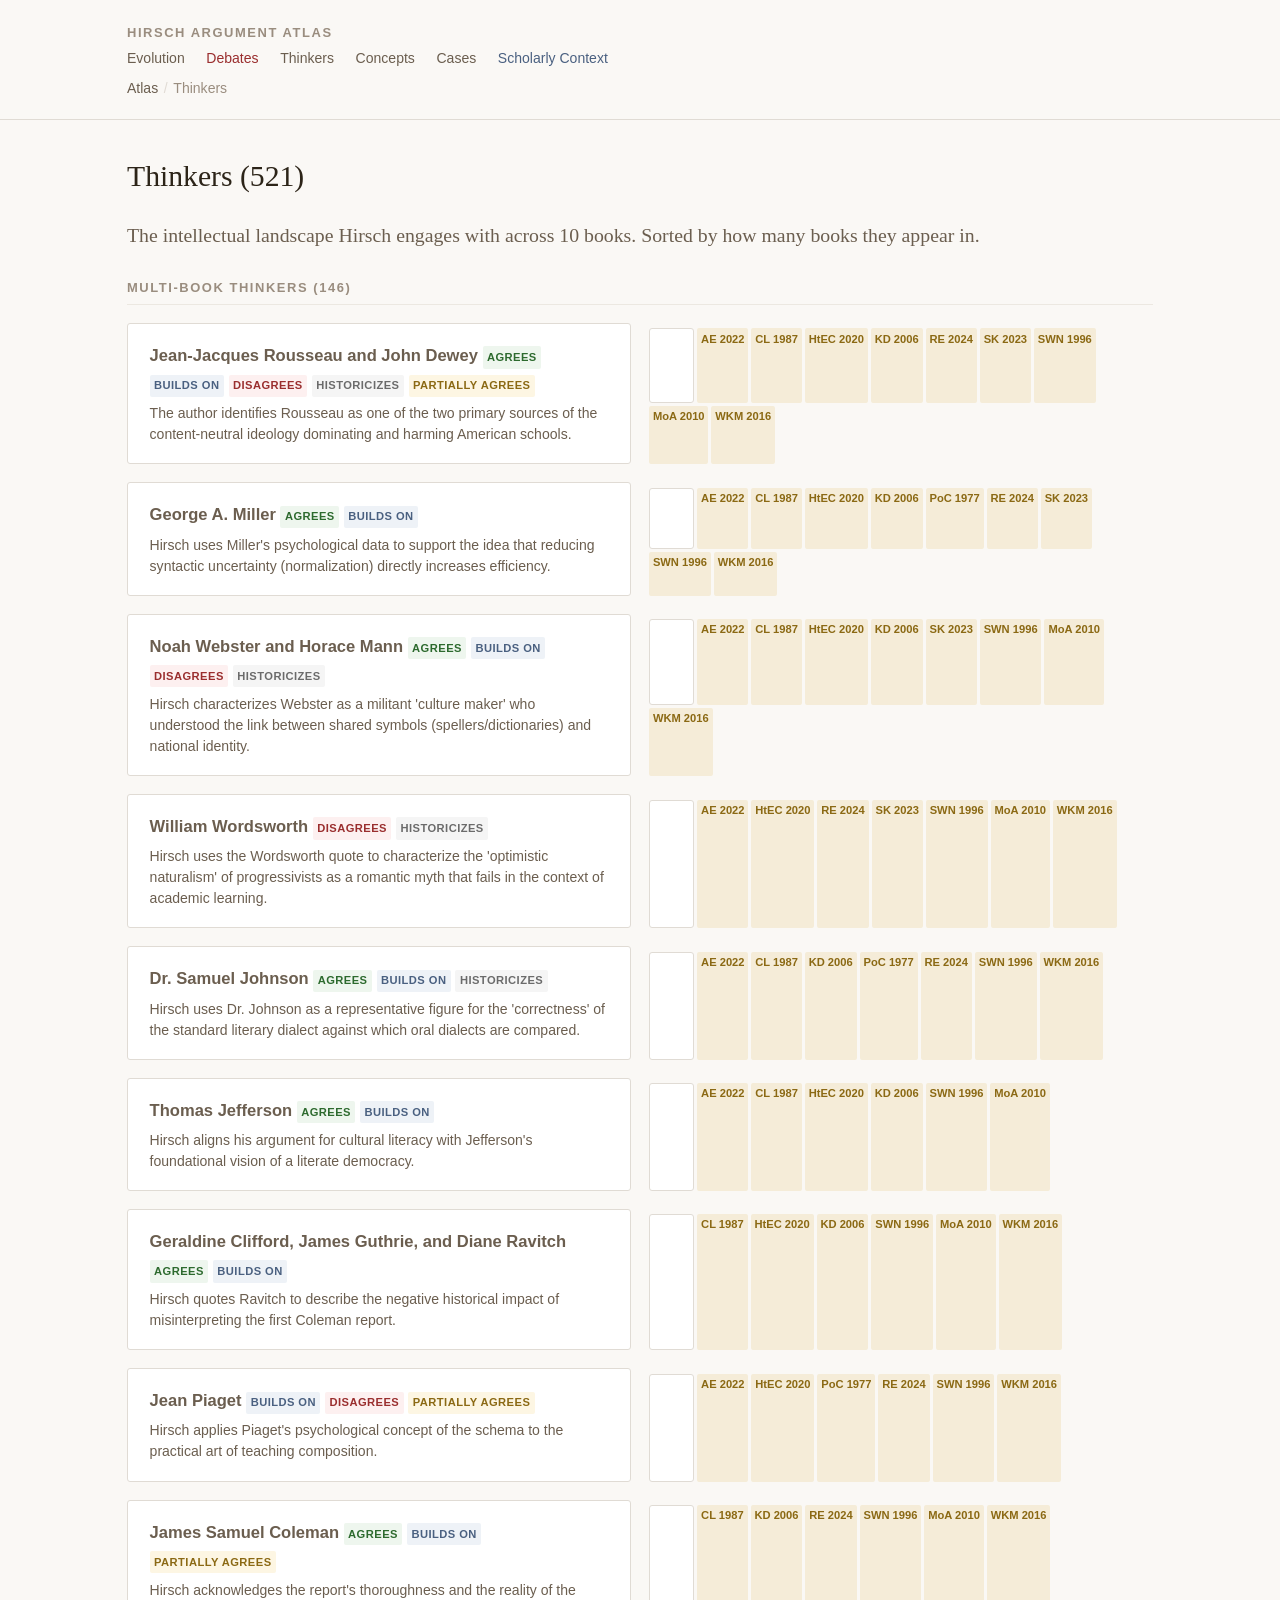
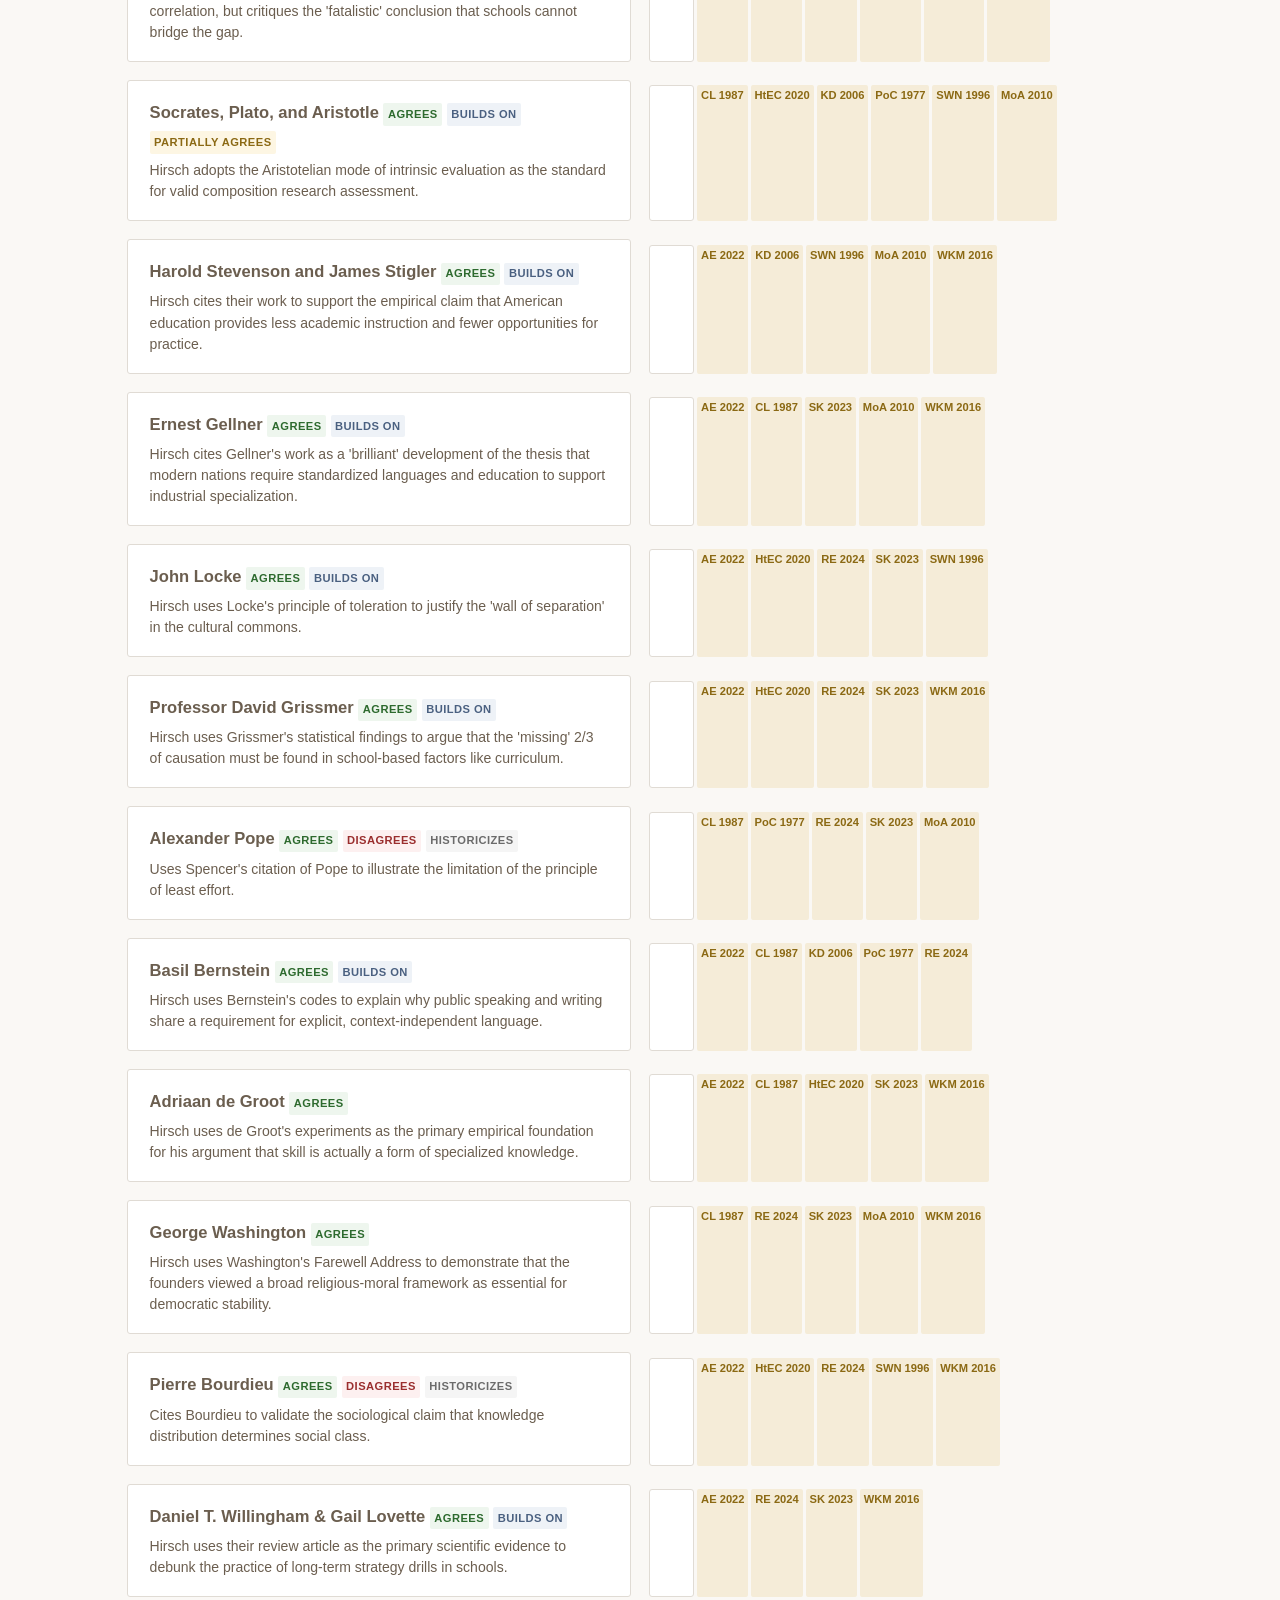
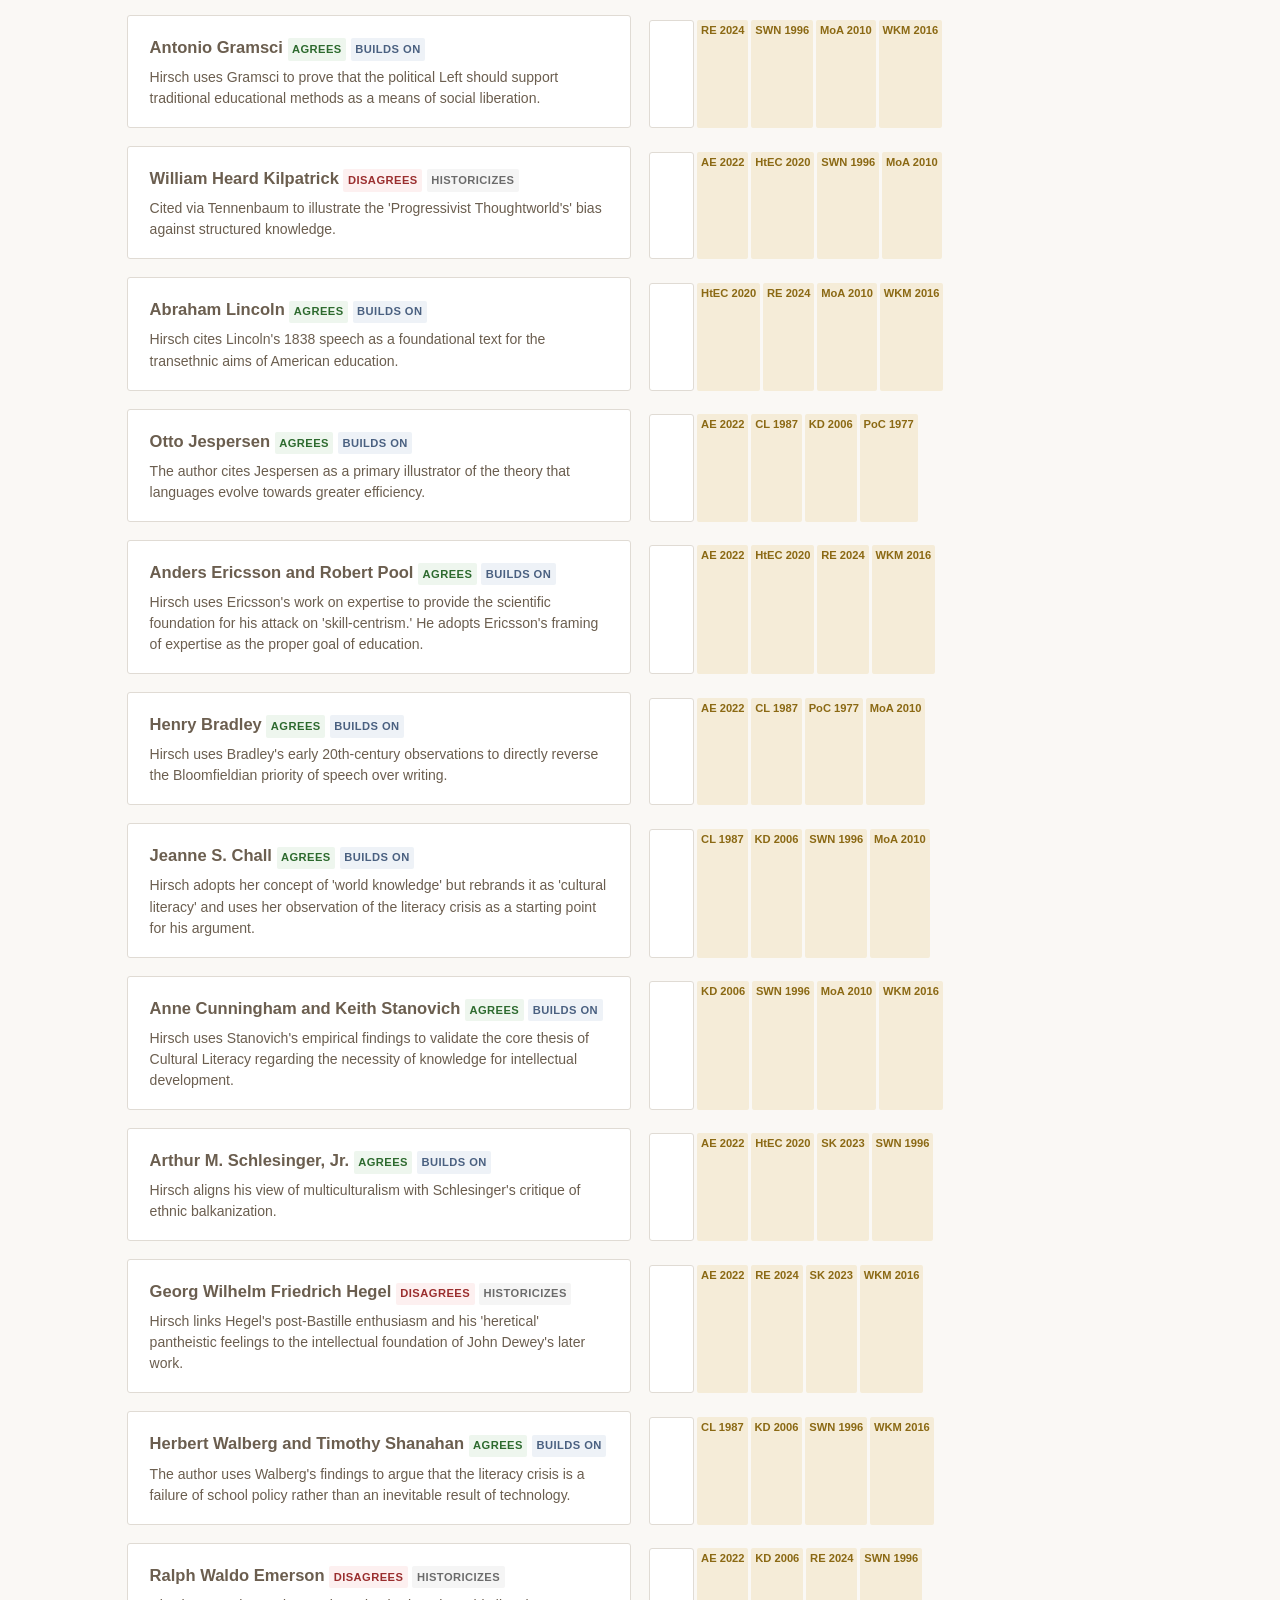
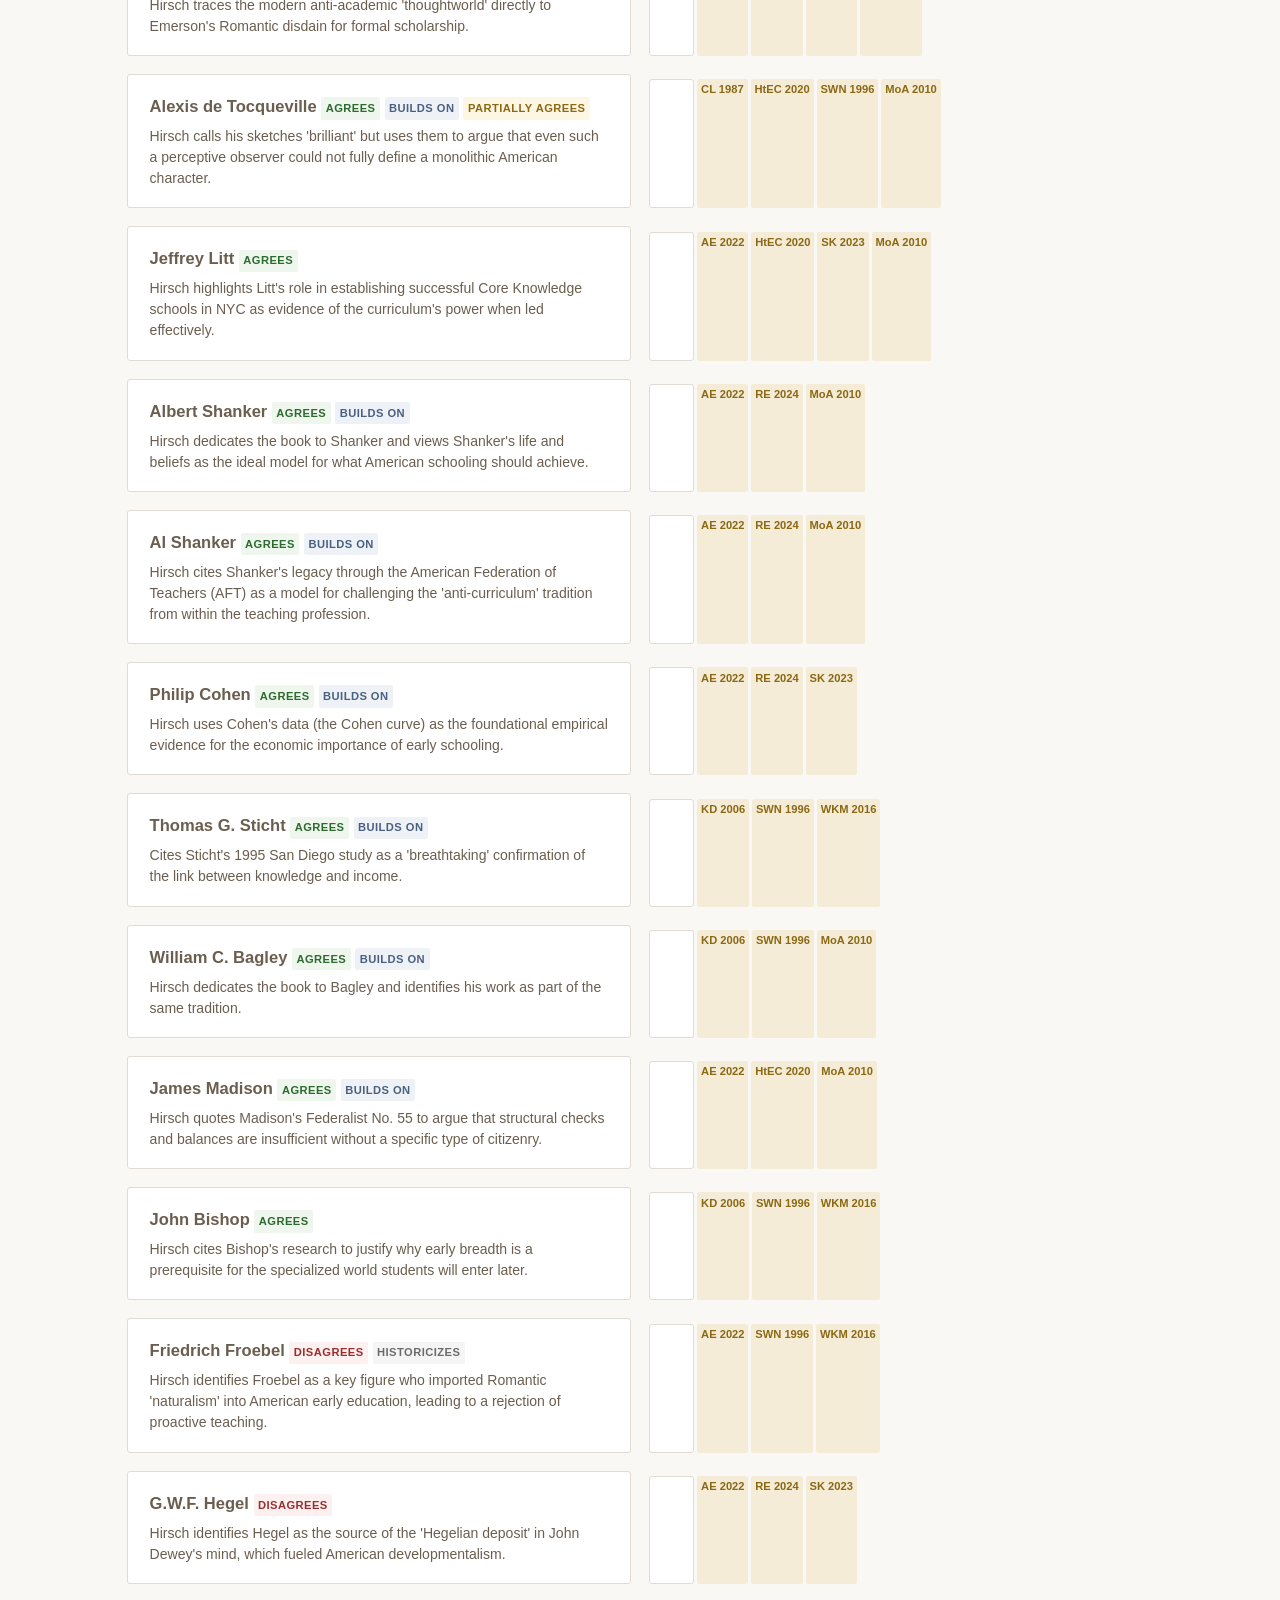
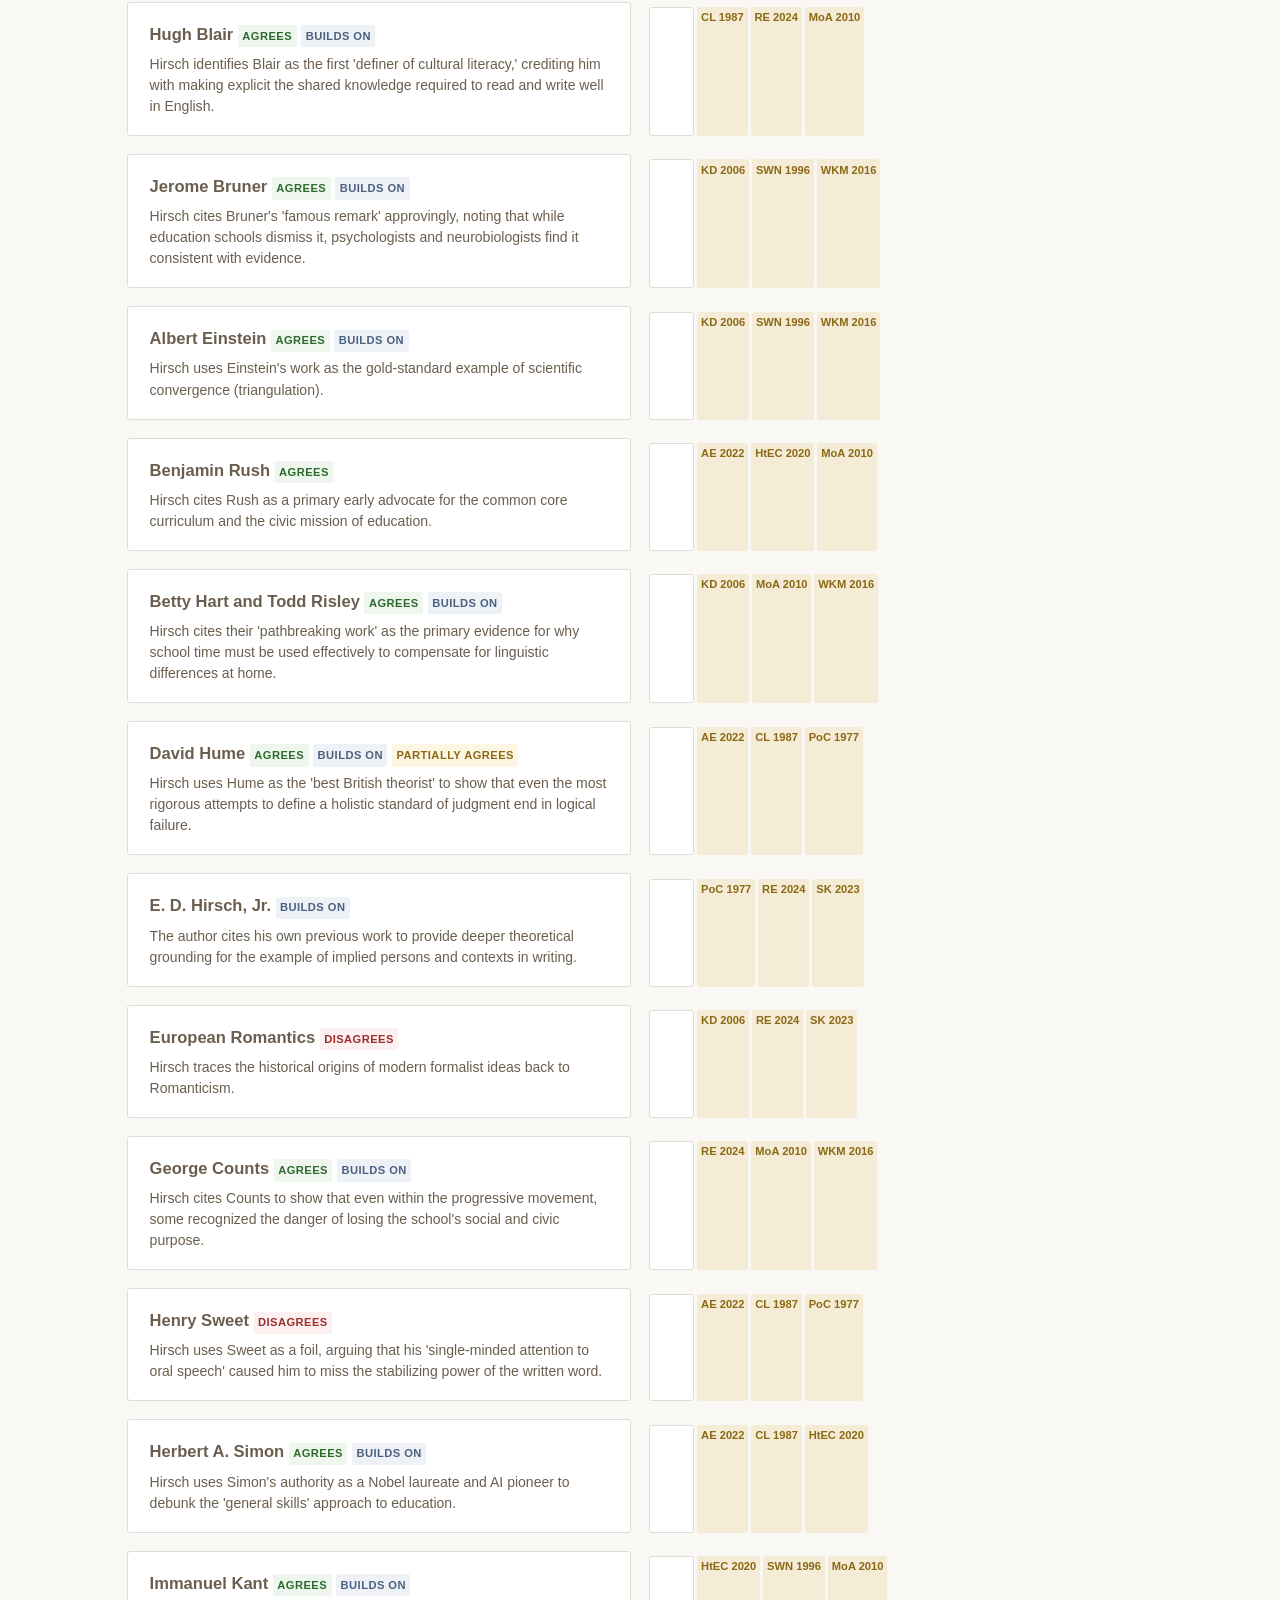
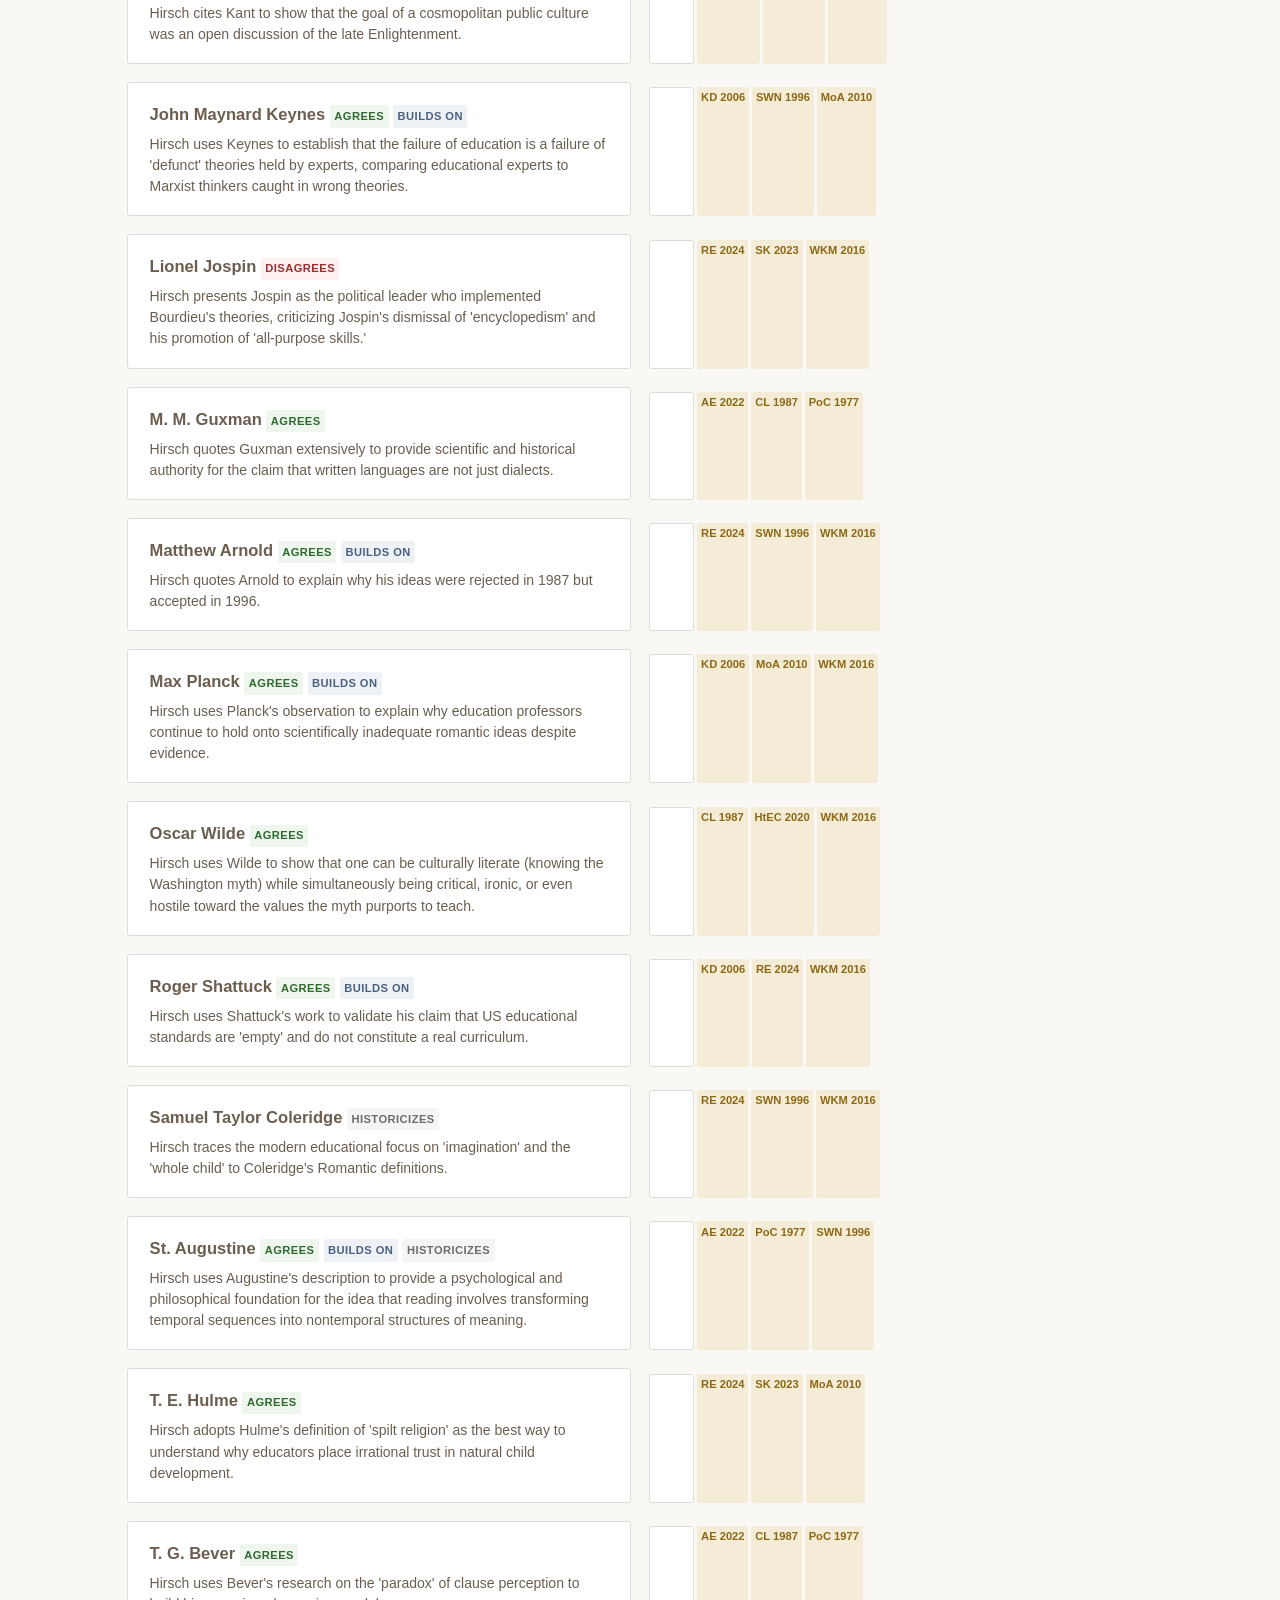
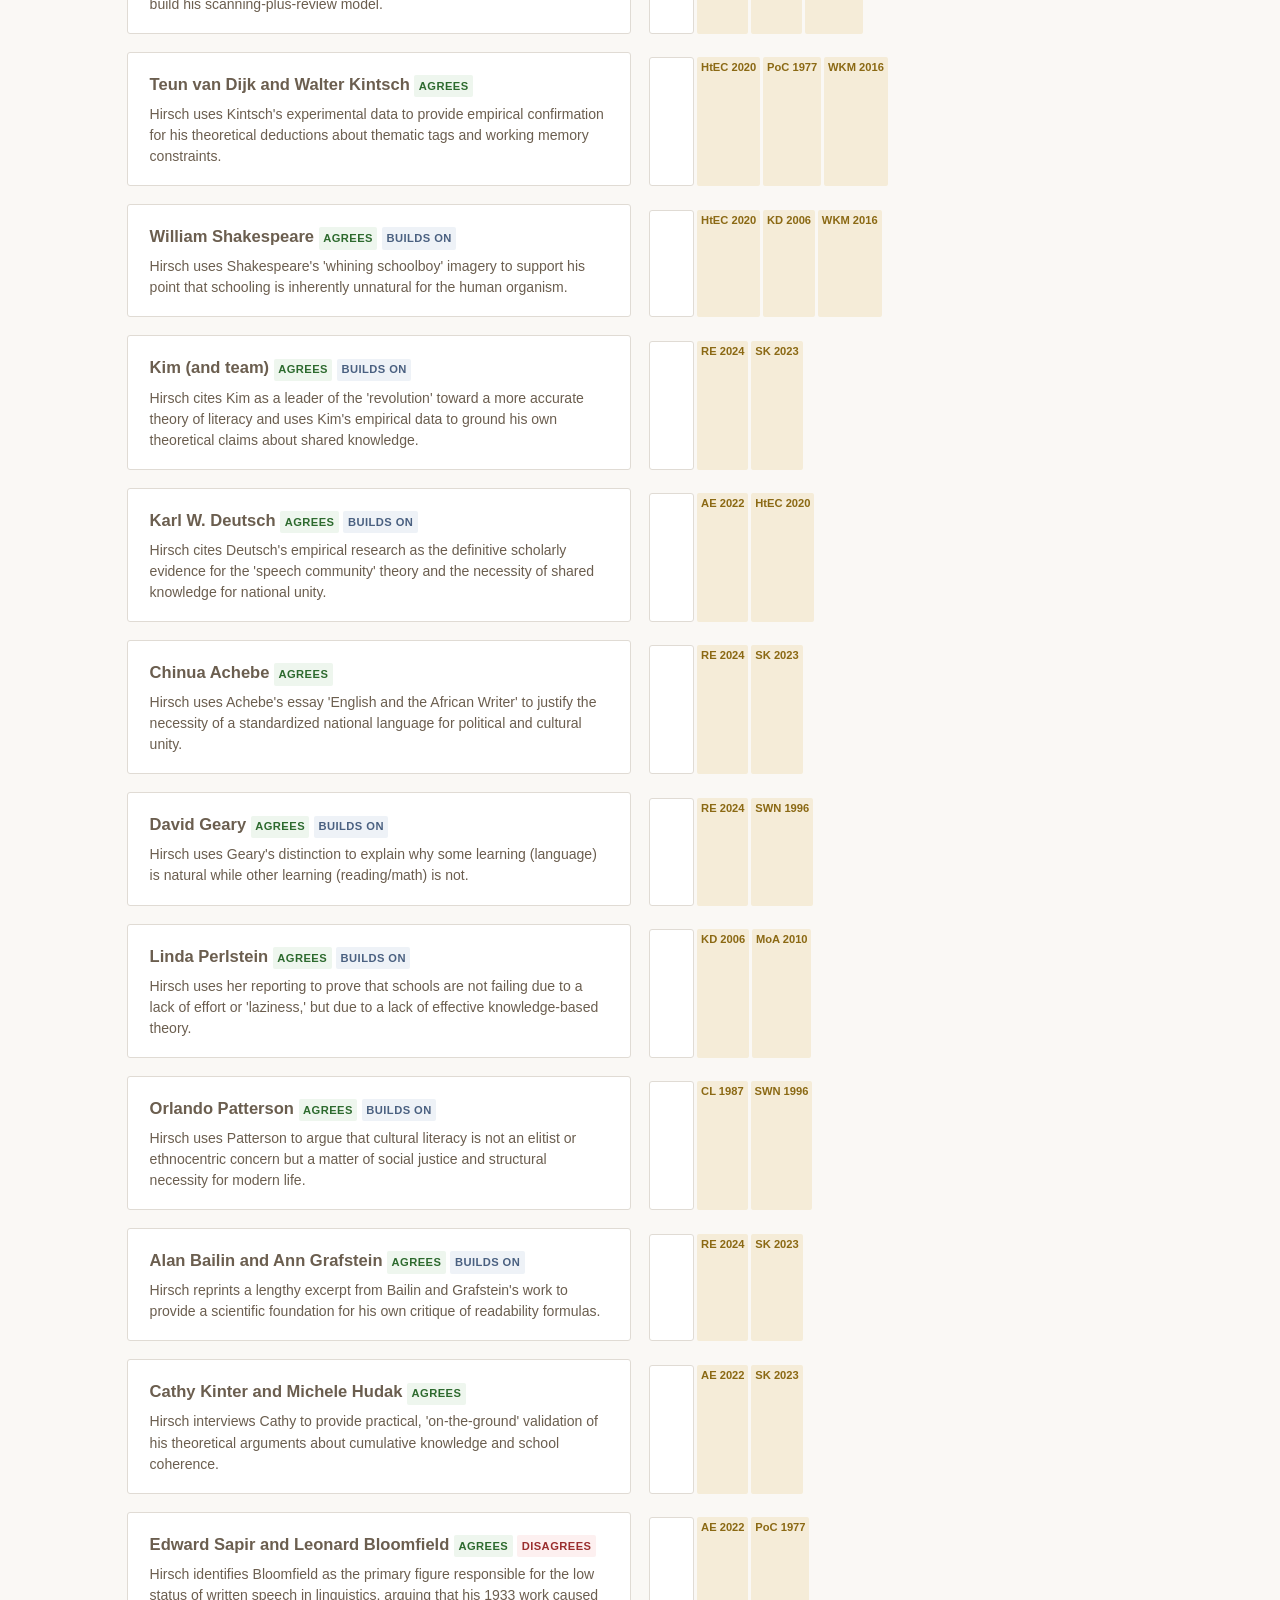
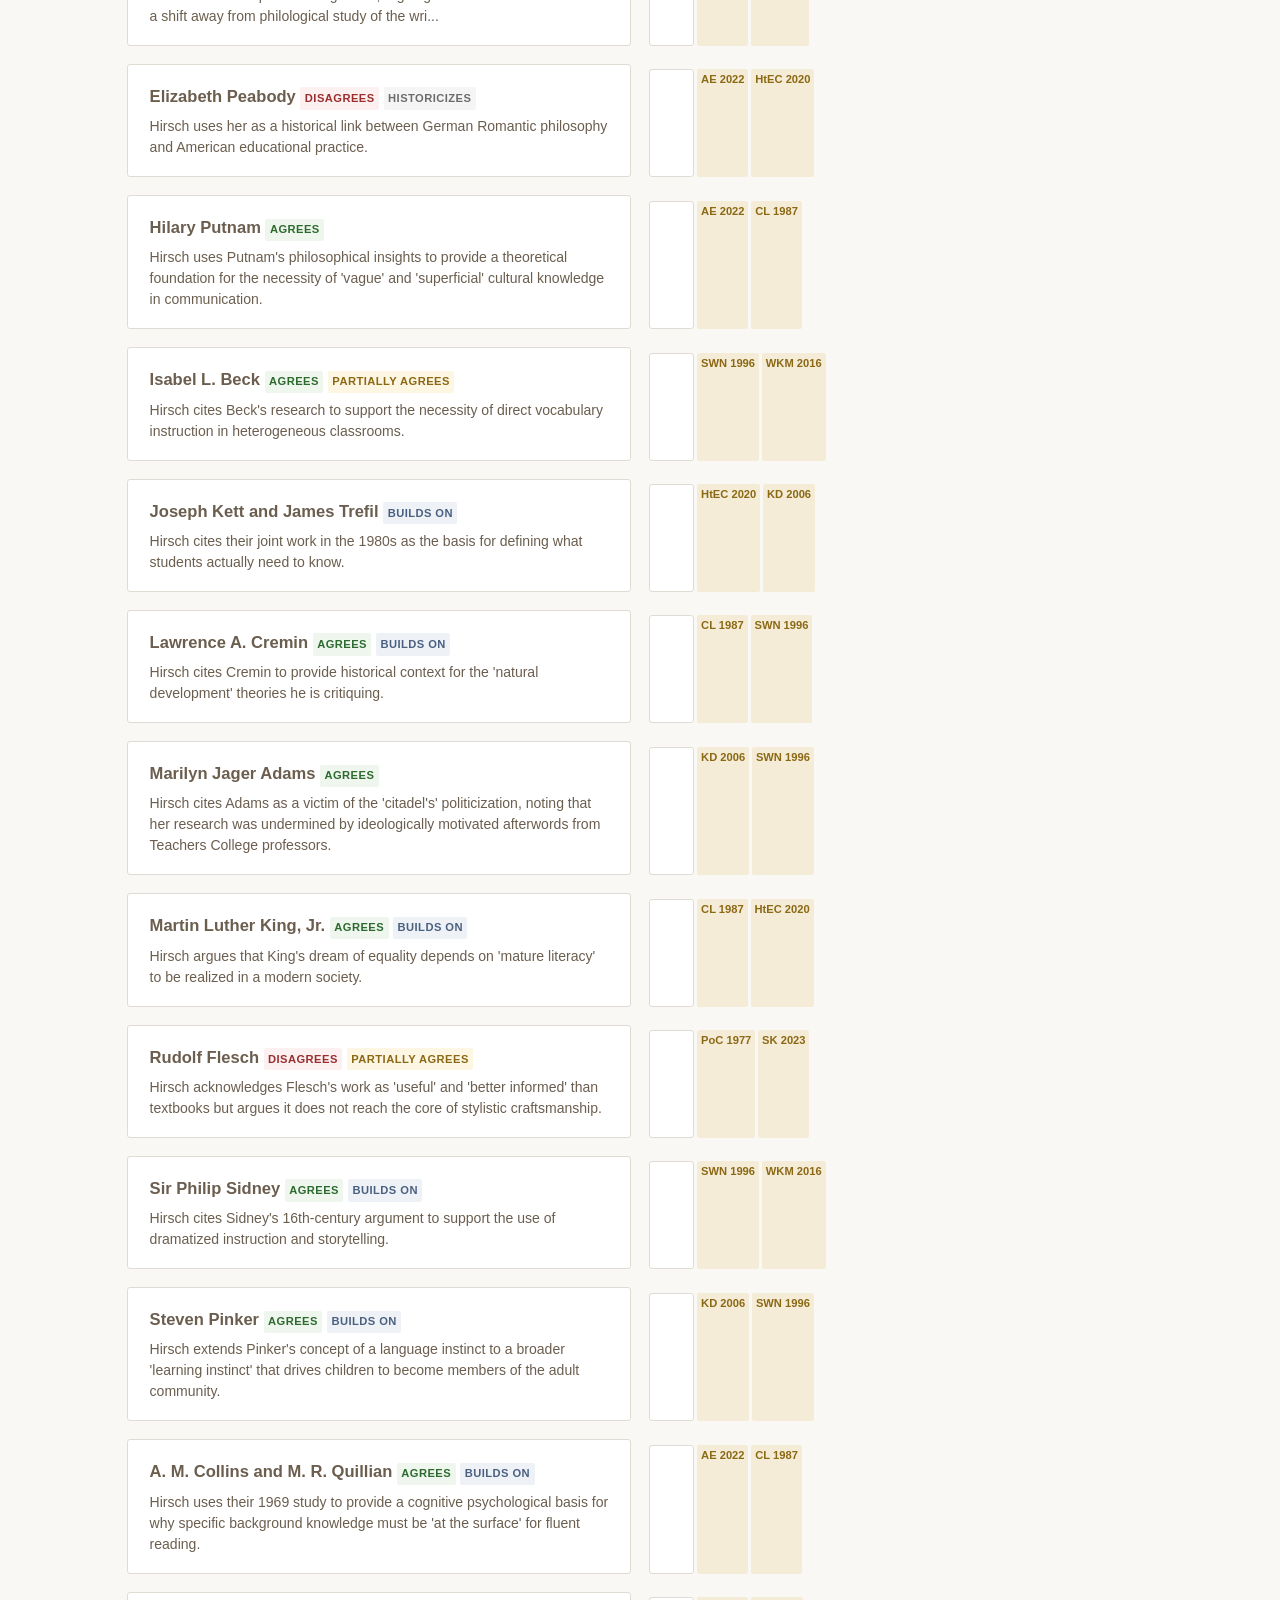
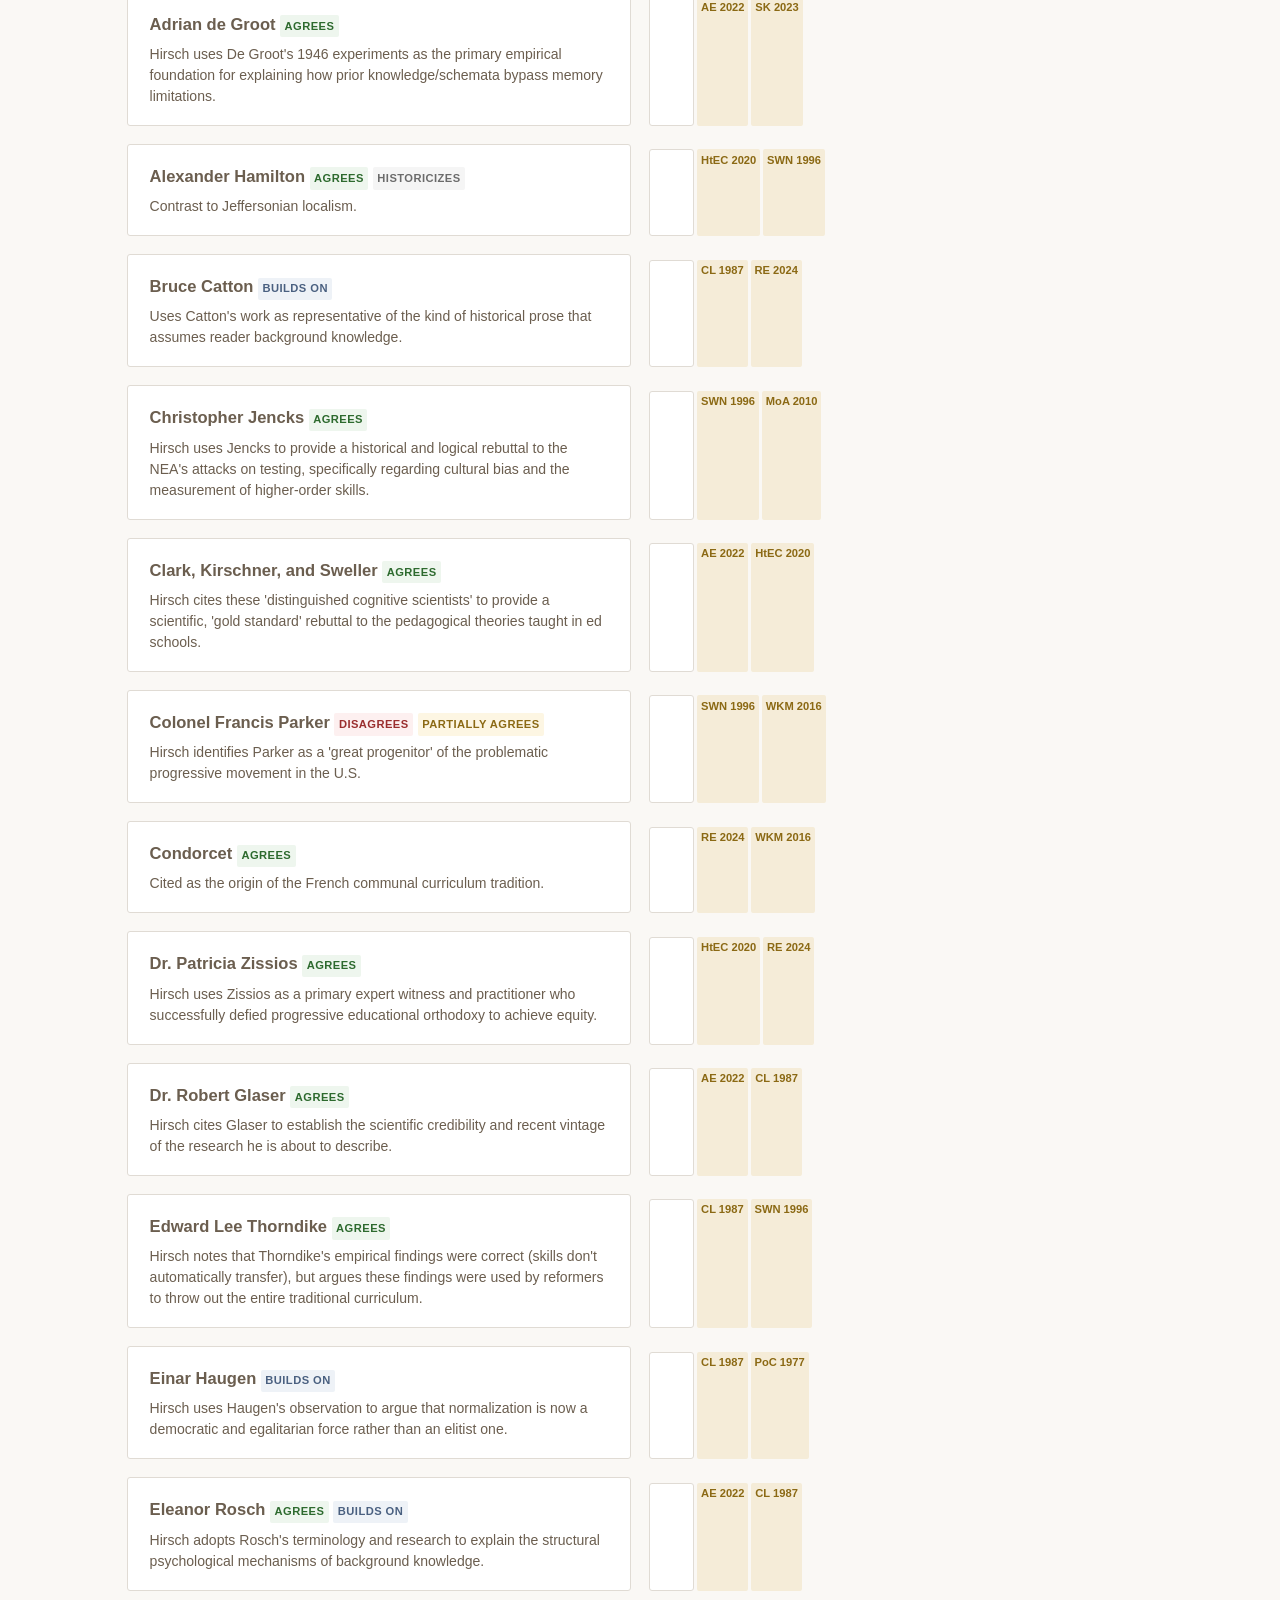
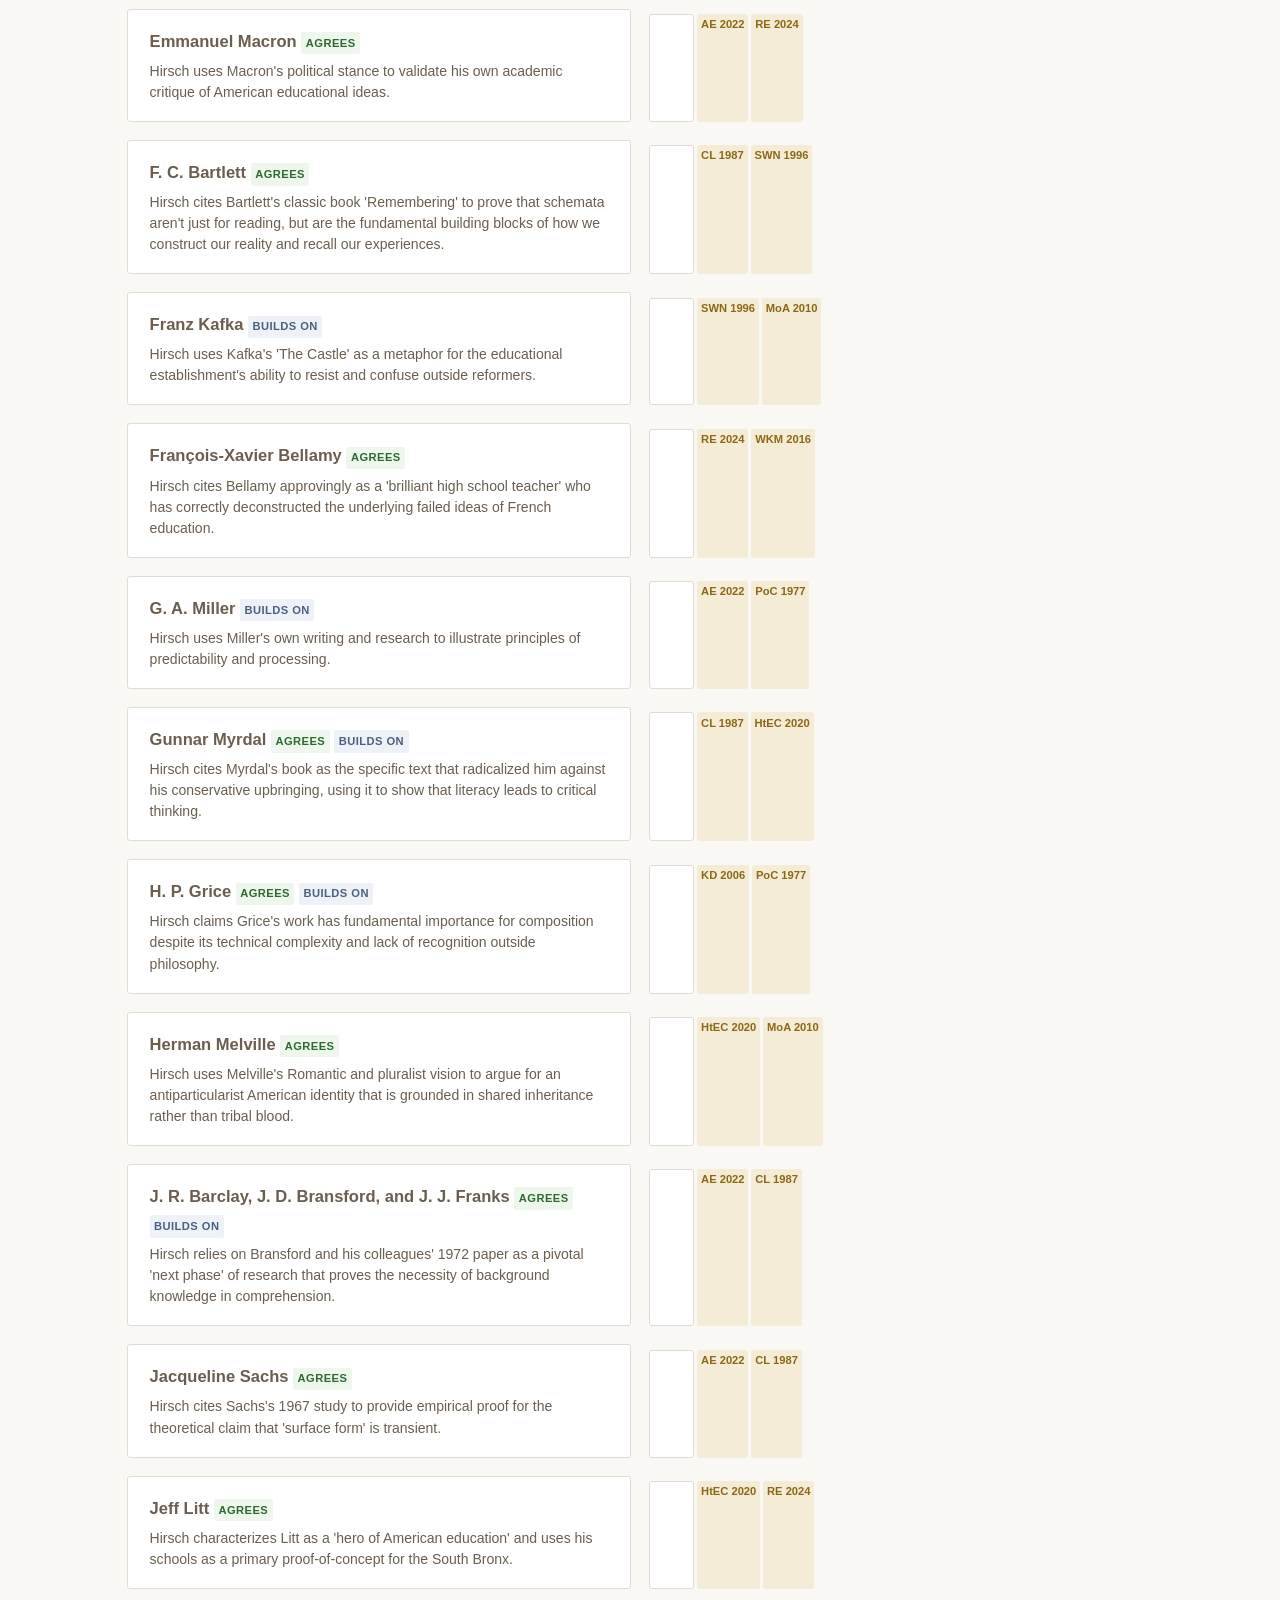
<file: site/thinkers.html>
<!DOCTYPE html>
<html lang="en">
<head>
<meta charset="UTF-8">
<meta name="viewport" content="width=device-width, initial-scale=1.0">
<title>Thinkers &mdash; Hirsch Argument Atlas</title>
<link rel="stylesheet" href="style.css">
<style>
/* ── Evolution & Timeline ── */
.evo-badge { display: inline-block; padding: 0.15em 0.5em; border-radius: 3px; color: #fff;
  font-family: var(--font-ui); font-size: 0.72rem; font-weight: 600; letter-spacing: 0.02em; }
.timeline-dots { display: inline-flex; gap: 2px; align-items: center; }
.book-dot { display: inline-flex; align-items: center; justify-content: center; width: 22px; height: 22px;
  border-radius: 50%; font-family: var(--font-ui); font-size: 0.55rem; font-weight: 700;
  color: #fff; transition: transform 0.15s; cursor: default; flex-shrink: 0; }
.book-dot:hover { transform: scale(1.3); z-index: 1; }

.evo-card { background: var(--bg-surface); border: 1px solid var(--border); border-radius: 6px;
  padding: 1em 1.2em; margin-bottom: 0.8em; }
.evo-card-header { display: flex; align-items: center; gap: 0.6em; flex-wrap: wrap; margin-bottom: 0.4em; }
.evo-card-claim { font-family: var(--font-body); font-size: 0.92rem; line-height: 1.5; color: var(--text); }
.evo-card-summary { font-family: var(--font-ui); font-size: 0.8rem; color: var(--text-secondary);
  margin-top: 0.3em; font-style: italic; }
.evo-card-members { margin-top: 0.5em; padding-left: 1em; border-left: 2px solid var(--border-light); }
.evo-card-member { font-family: var(--font-ui); font-size: 0.78rem; color: var(--text-secondary);
  padding: 0.15em 0; line-height: 1.4; }
.evo-card-member .member-book { font-weight: 600; color: var(--text); min-width: 4em; display: inline-block; }
.evo-card details summary { cursor: pointer; font-family: var(--font-ui); font-size: 0.78rem;
  color: var(--text-tertiary); }

/* ── Book timeline grid ── */
.book-timeline { display: grid; grid-template-columns: repeat(auto-fill, minmax(140px, 1fr));
  gap: 0.8em; margin: 1.5em 0; }
.book-tile { background: var(--bg-surface); border: 1px solid var(--border); border-radius: 6px;
  padding: 0.8em; text-align: center; text-decoration: none; color: var(--text); transition: border-color 0.15s; }
.book-tile:hover { border-color: var(--accent); }
.book-tile-year { font-family: var(--font-ui); font-size: 1.4rem; font-weight: 700; color: var(--accent); }
.book-tile-title { font-family: var(--font-ui); font-size: 0.75rem; color: var(--text-secondary);
  margin-top: 0.2em; line-height: 1.3; }
.book-tile-stats { font-family: var(--font-ui); font-size: 0.68rem; color: var(--text-tertiary);
  margin-top: 0.4em; }

/* ── Book page ── */
.book-header { margin-bottom: 1.5em; }
.book-header h1 { font-size: 1.6rem; }
.book-header .book-year { font-family: var(--font-ui); font-size: 1.1rem; color: var(--accent); font-weight: 600; }
.chapter-grid { display: grid; grid-template-columns: 1fr; gap: 0.6em; }

/* ── Filter bar ── */
.filter-bar { display: flex; gap: 0.4em; flex-wrap: wrap; margin: 1em 0; }
.filter-btn { font-family: var(--font-ui); font-size: 0.75rem; padding: 0.3em 0.7em;
  border: 1px solid var(--border); border-radius: 3px; background: var(--bg-surface);
  color: var(--text-secondary); cursor: pointer; transition: all 0.15s; }
.filter-btn:hover, .filter-btn.active { background: var(--accent); color: #fff; border-color: var(--accent); }

/* ── Corpus stats bar ── */
.corpus-stats { display: flex; flex-wrap: wrap; gap: 1.5em; margin: 1em 0; padding: 1em;
  background: var(--bg-aside); border-radius: 6px; }
.corpus-stat { text-align: center; }
.corpus-stat-number { font-family: var(--font-ui); font-size: 1.6rem; font-weight: 700; color: var(--accent); display: block; }
.corpus-stat-label { font-family: var(--font-ui); font-size: 0.7rem; color: var(--text-tertiary); }

/* ── Entity cards (multi-book) ── */
.entity-books { display: flex; gap: 3px; margin-top: 0.3em; flex-wrap: wrap; }
.entity-book-tag { font-family: var(--font-ui); font-size: 0.62rem; padding: 0.1em 0.35em;
  border-radius: 2px; background: var(--accent-light); color: var(--accent); font-weight: 600; }

/* ── External research (blue/cool layer) ── */
.ext-card { background: var(--bg-surface); border: 1px solid #c4d4e4; border-left: 3px solid #4a6080;
  border-radius: 6px; padding: 0.8em 1em; margin-bottom: 0.6em; }
.ext-card-text { font-size: 0.85rem; color: var(--text); line-height: 1.5; }
.ext-card-meta { display: flex; gap: 0.5em; flex-wrap: wrap; margin-top: 0.3em; align-items: center; }
.ext-badge { display: inline-block; padding: 0.1em 0.4em; border-radius: 2px;
  font-family: var(--font-ui); font-size: 0.65rem; font-weight: 600; }
.ext-badge-type { background: #eef2f7; color: #4a6080; }
.ext-badge-strength { background: #e8f5e8; color: #2d6a2e; }
.ext-badge-critique { background: #fdf0f0; color: #9a2e2e; }
.ext-provenance { font-family: var(--font-ui); font-size: 0.68rem; color: var(--text-tertiary);
  font-style: italic; padding: 0.5em 0; border-top: 1px solid var(--border-light); margin-top: 0.8em; }

/* ── Entry paths (landing page) ── */
.entry-paths { display: grid; grid-template-columns: 1fr 1fr; gap: 1.2em; margin: 1.5em 0; }
@media (max-width: 40em) { .entry-paths { grid-template-columns: 1fr; } }
.entry-path { display: block; padding: 1.5em; border-radius: 8px; text-decoration: none;
  transition: transform 0.15s, box-shadow 0.15s; }
.entry-path:hover { transform: translateY(-2px); box-shadow: 0 4px 12px rgba(0,0,0,0.08); }
.entry-path-hirsch { background: var(--accent-light); border: 2px solid var(--accent); color: var(--text); }
.entry-path-context { background: #eef2f7; border: 2px solid #4a6080; color: var(--text); }
.entry-path h2 { font-family: var(--font-ui); font-size: 1.1rem; margin-bottom: 0.3em; }
.entry-path-hirsch h2 { color: var(--accent); }
.entry-path-context h2 { color: #4a6080; }
.entry-path p { font-size: 0.85rem; color: var(--text-secondary); margin: 0; }
.entry-path .entry-stat { font-family: var(--font-ui); font-size: 0.75rem; color: var(--text-tertiary); margin-top: 0.5em; }

/* ── Topic section ── */
.topic-section { margin-bottom: 2em; }
.topic-header { display: flex; align-items: baseline; gap: 0.8em; margin-bottom: 0.5em; }
.topic-header h2 { font-size: 1.1rem; margin: 0; }
.topic-split { display: grid; grid-template-columns: 1fr 1fr; gap: 1.5em; }
@media (max-width: 50em) { .topic-split { grid-template-columns: 1fr; } }
.topic-col-label { font-family: var(--font-ui); font-size: 0.72rem; font-weight: 600;
  text-transform: uppercase; letter-spacing: 0.08em; margin-bottom: 0.5em; padding-bottom: 0.3em;
  border-bottom: 2px solid; }
.topic-col-hirsch .topic-col-label { color: var(--accent); border-color: var(--accent); }
.topic-col-ext .topic-col-label { color: #4a6080; border-color: #4a6080; }

/* ── Sidebar book list ── */
.sidebar-book { font-size: 0.78rem; }
.sidebar-book-year { font-weight: 600; min-width: 2.5em; display: inline-block; }
</style>

</head>
<body>
<header class="page-header">
  <div class="header-inner">
    <div class="site-title"><a href="index.html">Hirsch Argument Atlas</a></div>
    <nav class="header-nav">
      <a href="evolution.html">Evolution</a>
      <a href="debates.html" style="color:var(--counter)">Debates</a>
      <a href="thinkers.html">Thinkers</a>
      <a href="concepts.html">Concepts</a>
      <a href="cases.html">Cases</a>
      <a href="context.html" style="color:#4a6080">Scholarly Context</a>
    </nav>
    <nav class="breadcrumb"><a href="index.html">Atlas</a><span class="sep">/</span>Thinkers</nav>
  </div>
</header>

<div class="main-grid full-width">
<main class="content">

  <h1>Thinkers (521)</h1>
  <p class="lead">The intellectual landscape Hirsch engages with across 10 books. Sorted by how many books they appear in.</p>

  <div class="section-label" style="margin-top:1em">Multi-Book Thinkers (146)</div>
  <div class="entity-grid">
<a class="entity-card" href="entity.html#thinker:Jean-Jacques_Rousseau_and_John_Dewey" style="text-decoration:none;color:inherit;display:block">
  <h3>Jean-Jacques Rousseau and John Dewey <span class="stance-tag agrees">agrees</span> <span class="stance-tag builds_on">builds on</span> <span class="stance-tag disagrees">disagrees</span> <span class="stance-tag historicizes">historicizes</span> <span class="stance-tag partially_agrees">partially agrees</span></h3>
  <div class="entity-card-detail">The author identifies Rousseau as one of the two primary sources of the content-neutral ideology dominating and harming American schools.</div>
  <div class="entity-books"><a href="books/ae.html" class="entity-book-tag" style="text-decoration:none;color:var(--accent)">AE 2022</a><a href="books/cl.html" class="entity-book-tag" style="text-decoration:none;color:var(--accent)">CL 1987</a><a href="books/how-to-educate-a-citizen.html" class="entity-book-tag" style="text-decoration:none;color:var(--accent)">HtEC 2020</a><a href="books/kd.html" class="entity-book-tag" style="text-decoration:none;color:var(--accent)">KD 2006</a><a href="books/re.html" class="entity-book-tag" style="text-decoration:none;color:var(--accent)">RE 2024</a><a href="books/sk.html" class="entity-book-tag" style="text-decoration:none;color:var(--accent)">SK 2023</a><a href="books/swn.html" class="entity-book-tag" style="text-decoration:none;color:var(--accent)">SWN 1996</a><a href="books/the-making-of-americans.html" class="entity-book-tag" style="text-decoration:none;color:var(--accent)">MoA 2010</a><a href="books/wkm.html" class="entity-book-tag" style="text-decoration:none;color:var(--accent)">WKM 2016</a></div>
</a>
<a class="entity-card" href="entity.html#thinker:George_A._Miller" style="text-decoration:none;color:inherit;display:block">
  <h3>George A. Miller <span class="stance-tag agrees">agrees</span> <span class="stance-tag builds_on">builds on</span></h3>
  <div class="entity-card-detail">Hirsch uses Miller&#x27;s psychological data to support the idea that reducing syntactic uncertainty (normalization) directly increases efficiency.</div>
  <div class="entity-books"><a href="books/ae.html" class="entity-book-tag" style="text-decoration:none;color:var(--accent)">AE 2022</a><a href="books/cl.html" class="entity-book-tag" style="text-decoration:none;color:var(--accent)">CL 1987</a><a href="books/how-to-educate-a-citizen.html" class="entity-book-tag" style="text-decoration:none;color:var(--accent)">HtEC 2020</a><a href="books/kd.html" class="entity-book-tag" style="text-decoration:none;color:var(--accent)">KD 2006</a><a href="books/poc.html" class="entity-book-tag" style="text-decoration:none;color:var(--accent)">PoC 1977</a><a href="books/re.html" class="entity-book-tag" style="text-decoration:none;color:var(--accent)">RE 2024</a><a href="books/sk.html" class="entity-book-tag" style="text-decoration:none;color:var(--accent)">SK 2023</a><a href="books/swn.html" class="entity-book-tag" style="text-decoration:none;color:var(--accent)">SWN 1996</a><a href="books/wkm.html" class="entity-book-tag" style="text-decoration:none;color:var(--accent)">WKM 2016</a></div>
</a>
<a class="entity-card" href="entity.html#thinker:Noah_Webster_and_Horace_Mann" style="text-decoration:none;color:inherit;display:block">
  <h3>Noah Webster and Horace Mann <span class="stance-tag agrees">agrees</span> <span class="stance-tag builds_on">builds on</span> <span class="stance-tag disagrees">disagrees</span> <span class="stance-tag historicizes">historicizes</span></h3>
  <div class="entity-card-detail">Hirsch characterizes Webster as a militant &#x27;culture maker&#x27; who understood the link between shared symbols (spellers/dictionaries) and national identity.</div>
  <div class="entity-books"><a href="books/ae.html" class="entity-book-tag" style="text-decoration:none;color:var(--accent)">AE 2022</a><a href="books/cl.html" class="entity-book-tag" style="text-decoration:none;color:var(--accent)">CL 1987</a><a href="books/how-to-educate-a-citizen.html" class="entity-book-tag" style="text-decoration:none;color:var(--accent)">HtEC 2020</a><a href="books/kd.html" class="entity-book-tag" style="text-decoration:none;color:var(--accent)">KD 2006</a><a href="books/sk.html" class="entity-book-tag" style="text-decoration:none;color:var(--accent)">SK 2023</a><a href="books/swn.html" class="entity-book-tag" style="text-decoration:none;color:var(--accent)">SWN 1996</a><a href="books/the-making-of-americans.html" class="entity-book-tag" style="text-decoration:none;color:var(--accent)">MoA 2010</a><a href="books/wkm.html" class="entity-book-tag" style="text-decoration:none;color:var(--accent)">WKM 2016</a></div>
</a>
<a class="entity-card" href="entity.html#thinker:William_Wordsworth" style="text-decoration:none;color:inherit;display:block">
  <h3>William Wordsworth <span class="stance-tag disagrees">disagrees</span> <span class="stance-tag historicizes">historicizes</span></h3>
  <div class="entity-card-detail">Hirsch uses the Wordsworth quote to characterize the &#x27;optimistic naturalism&#x27; of progressivists as a romantic myth that fails in the context of academic learning.</div>
  <div class="entity-books"><a href="books/ae.html" class="entity-book-tag" style="text-decoration:none;color:var(--accent)">AE 2022</a><a href="books/how-to-educate-a-citizen.html" class="entity-book-tag" style="text-decoration:none;color:var(--accent)">HtEC 2020</a><a href="books/re.html" class="entity-book-tag" style="text-decoration:none;color:var(--accent)">RE 2024</a><a href="books/sk.html" class="entity-book-tag" style="text-decoration:none;color:var(--accent)">SK 2023</a><a href="books/swn.html" class="entity-book-tag" style="text-decoration:none;color:var(--accent)">SWN 1996</a><a href="books/the-making-of-americans.html" class="entity-book-tag" style="text-decoration:none;color:var(--accent)">MoA 2010</a><a href="books/wkm.html" class="entity-book-tag" style="text-decoration:none;color:var(--accent)">WKM 2016</a></div>
</a>
<a class="entity-card" href="entity.html#thinker:Dr._Samuel_Johnson" style="text-decoration:none;color:inherit;display:block">
  <h3>Dr. Samuel Johnson <span class="stance-tag agrees">agrees</span> <span class="stance-tag builds_on">builds on</span> <span class="stance-tag historicizes">historicizes</span></h3>
  <div class="entity-card-detail">Hirsch uses Dr. Johnson as a representative figure for the &#x27;correctness&#x27; of the standard literary dialect against which oral dialects are compared.</div>
  <div class="entity-books"><a href="books/ae.html" class="entity-book-tag" style="text-decoration:none;color:var(--accent)">AE 2022</a><a href="books/cl.html" class="entity-book-tag" style="text-decoration:none;color:var(--accent)">CL 1987</a><a href="books/kd.html" class="entity-book-tag" style="text-decoration:none;color:var(--accent)">KD 2006</a><a href="books/poc.html" class="entity-book-tag" style="text-decoration:none;color:var(--accent)">PoC 1977</a><a href="books/re.html" class="entity-book-tag" style="text-decoration:none;color:var(--accent)">RE 2024</a><a href="books/swn.html" class="entity-book-tag" style="text-decoration:none;color:var(--accent)">SWN 1996</a><a href="books/wkm.html" class="entity-book-tag" style="text-decoration:none;color:var(--accent)">WKM 2016</a></div>
</a>
<a class="entity-card" href="entity.html#thinker:Thomas_Jefferson" style="text-decoration:none;color:inherit;display:block">
  <h3>Thomas Jefferson <span class="stance-tag agrees">agrees</span> <span class="stance-tag builds_on">builds on</span></h3>
  <div class="entity-card-detail">Hirsch aligns his argument for cultural literacy with Jefferson&#x27;s foundational vision of a literate democracy.</div>
  <div class="entity-books"><a href="books/ae.html" class="entity-book-tag" style="text-decoration:none;color:var(--accent)">AE 2022</a><a href="books/cl.html" class="entity-book-tag" style="text-decoration:none;color:var(--accent)">CL 1987</a><a href="books/how-to-educate-a-citizen.html" class="entity-book-tag" style="text-decoration:none;color:var(--accent)">HtEC 2020</a><a href="books/kd.html" class="entity-book-tag" style="text-decoration:none;color:var(--accent)">KD 2006</a><a href="books/swn.html" class="entity-book-tag" style="text-decoration:none;color:var(--accent)">SWN 1996</a><a href="books/the-making-of-americans.html" class="entity-book-tag" style="text-decoration:none;color:var(--accent)">MoA 2010</a></div>
</a>
<a class="entity-card" href="entity.html#thinker:Geraldine_Clifford,_James_Guthrie,_and_Diane_Ravitch" style="text-decoration:none;color:inherit;display:block">
  <h3>Geraldine Clifford, James Guthrie, and Diane Ravitch <span class="stance-tag agrees">agrees</span> <span class="stance-tag builds_on">builds on</span></h3>
  <div class="entity-card-detail">Hirsch quotes Ravitch to describe the negative historical impact of misinterpreting the first Coleman report.</div>
  <div class="entity-books"><a href="books/cl.html" class="entity-book-tag" style="text-decoration:none;color:var(--accent)">CL 1987</a><a href="books/how-to-educate-a-citizen.html" class="entity-book-tag" style="text-decoration:none;color:var(--accent)">HtEC 2020</a><a href="books/kd.html" class="entity-book-tag" style="text-decoration:none;color:var(--accent)">KD 2006</a><a href="books/swn.html" class="entity-book-tag" style="text-decoration:none;color:var(--accent)">SWN 1996</a><a href="books/the-making-of-americans.html" class="entity-book-tag" style="text-decoration:none;color:var(--accent)">MoA 2010</a><a href="books/wkm.html" class="entity-book-tag" style="text-decoration:none;color:var(--accent)">WKM 2016</a></div>
</a>
<a class="entity-card" href="entity.html#thinker:Jean_Piaget" style="text-decoration:none;color:inherit;display:block">
  <h3>Jean Piaget <span class="stance-tag builds_on">builds on</span> <span class="stance-tag disagrees">disagrees</span> <span class="stance-tag partially_agrees">partially agrees</span></h3>
  <div class="entity-card-detail">Hirsch applies Piaget&#x27;s psychological concept of the schema to the practical art of teaching composition.</div>
  <div class="entity-books"><a href="books/ae.html" class="entity-book-tag" style="text-decoration:none;color:var(--accent)">AE 2022</a><a href="books/how-to-educate-a-citizen.html" class="entity-book-tag" style="text-decoration:none;color:var(--accent)">HtEC 2020</a><a href="books/poc.html" class="entity-book-tag" style="text-decoration:none;color:var(--accent)">PoC 1977</a><a href="books/re.html" class="entity-book-tag" style="text-decoration:none;color:var(--accent)">RE 2024</a><a href="books/swn.html" class="entity-book-tag" style="text-decoration:none;color:var(--accent)">SWN 1996</a><a href="books/wkm.html" class="entity-book-tag" style="text-decoration:none;color:var(--accent)">WKM 2016</a></div>
</a>
<a class="entity-card" href="entity.html#thinker:James_Samuel_Coleman" style="text-decoration:none;color:inherit;display:block">
  <h3>James Samuel Coleman <span class="stance-tag agrees">agrees</span> <span class="stance-tag builds_on">builds on</span> <span class="stance-tag partially_agrees">partially agrees</span></h3>
  <div class="entity-card-detail">Hirsch acknowledges the report&#x27;s thoroughness and the reality of the correlation, but critiques the &#x27;fatalistic&#x27; conclusion that schools cannot bridge the gap.</div>
  <div class="entity-books"><a href="books/cl.html" class="entity-book-tag" style="text-decoration:none;color:var(--accent)">CL 1987</a><a href="books/kd.html" class="entity-book-tag" style="text-decoration:none;color:var(--accent)">KD 2006</a><a href="books/re.html" class="entity-book-tag" style="text-decoration:none;color:var(--accent)">RE 2024</a><a href="books/swn.html" class="entity-book-tag" style="text-decoration:none;color:var(--accent)">SWN 1996</a><a href="books/the-making-of-americans.html" class="entity-book-tag" style="text-decoration:none;color:var(--accent)">MoA 2010</a><a href="books/wkm.html" class="entity-book-tag" style="text-decoration:none;color:var(--accent)">WKM 2016</a></div>
</a>
<a class="entity-card" href="entity.html#thinker:Socrates,_Plato,_and_Aristotle" style="text-decoration:none;color:inherit;display:block">
  <h3>Socrates, Plato, and Aristotle <span class="stance-tag agrees">agrees</span> <span class="stance-tag builds_on">builds on</span> <span class="stance-tag partially_agrees">partially agrees</span></h3>
  <div class="entity-card-detail">Hirsch adopts the Aristotelian mode of intrinsic evaluation as the standard for valid composition research assessment.</div>
  <div class="entity-books"><a href="books/cl.html" class="entity-book-tag" style="text-decoration:none;color:var(--accent)">CL 1987</a><a href="books/how-to-educate-a-citizen.html" class="entity-book-tag" style="text-decoration:none;color:var(--accent)">HtEC 2020</a><a href="books/kd.html" class="entity-book-tag" style="text-decoration:none;color:var(--accent)">KD 2006</a><a href="books/poc.html" class="entity-book-tag" style="text-decoration:none;color:var(--accent)">PoC 1977</a><a href="books/swn.html" class="entity-book-tag" style="text-decoration:none;color:var(--accent)">SWN 1996</a><a href="books/the-making-of-americans.html" class="entity-book-tag" style="text-decoration:none;color:var(--accent)">MoA 2010</a></div>
</a>
<a class="entity-card" href="entity.html#thinker:Harold_Stevenson_and_James_Stigler" style="text-decoration:none;color:inherit;display:block">
  <h3>Harold Stevenson and James Stigler <span class="stance-tag agrees">agrees</span> <span class="stance-tag builds_on">builds on</span></h3>
  <div class="entity-card-detail">Hirsch cites their work to support the empirical claim that American education provides less academic instruction and fewer opportunities for practice.</div>
  <div class="entity-books"><a href="books/ae.html" class="entity-book-tag" style="text-decoration:none;color:var(--accent)">AE 2022</a><a href="books/kd.html" class="entity-book-tag" style="text-decoration:none;color:var(--accent)">KD 2006</a><a href="books/swn.html" class="entity-book-tag" style="text-decoration:none;color:var(--accent)">SWN 1996</a><a href="books/the-making-of-americans.html" class="entity-book-tag" style="text-decoration:none;color:var(--accent)">MoA 2010</a><a href="books/wkm.html" class="entity-book-tag" style="text-decoration:none;color:var(--accent)">WKM 2016</a></div>
</a>
<a class="entity-card" href="entity.html#thinker:Ernest_Gellner" style="text-decoration:none;color:inherit;display:block">
  <h3>Ernest Gellner <span class="stance-tag agrees">agrees</span> <span class="stance-tag builds_on">builds on</span></h3>
  <div class="entity-card-detail">Hirsch cites Gellner&#x27;s work as a &#x27;brilliant&#x27; development of the thesis that modern nations require standardized languages and education to support industrial specialization.</div>
  <div class="entity-books"><a href="books/ae.html" class="entity-book-tag" style="text-decoration:none;color:var(--accent)">AE 2022</a><a href="books/cl.html" class="entity-book-tag" style="text-decoration:none;color:var(--accent)">CL 1987</a><a href="books/sk.html" class="entity-book-tag" style="text-decoration:none;color:var(--accent)">SK 2023</a><a href="books/the-making-of-americans.html" class="entity-book-tag" style="text-decoration:none;color:var(--accent)">MoA 2010</a><a href="books/wkm.html" class="entity-book-tag" style="text-decoration:none;color:var(--accent)">WKM 2016</a></div>
</a>
<a class="entity-card" href="entity.html#thinker:John_Locke" style="text-decoration:none;color:inherit;display:block">
  <h3>John Locke <span class="stance-tag agrees">agrees</span> <span class="stance-tag builds_on">builds on</span></h3>
  <div class="entity-card-detail">Hirsch uses Locke&#x27;s principle of toleration to justify the &#x27;wall of separation&#x27; in the cultural commons.</div>
  <div class="entity-books"><a href="books/ae.html" class="entity-book-tag" style="text-decoration:none;color:var(--accent)">AE 2022</a><a href="books/how-to-educate-a-citizen.html" class="entity-book-tag" style="text-decoration:none;color:var(--accent)">HtEC 2020</a><a href="books/re.html" class="entity-book-tag" style="text-decoration:none;color:var(--accent)">RE 2024</a><a href="books/sk.html" class="entity-book-tag" style="text-decoration:none;color:var(--accent)">SK 2023</a><a href="books/swn.html" class="entity-book-tag" style="text-decoration:none;color:var(--accent)">SWN 1996</a></div>
</a>
<a class="entity-card" href="entity.html#thinker:Professor_David_Grissmer" style="text-decoration:none;color:inherit;display:block">
  <h3>Professor David Grissmer <span class="stance-tag agrees">agrees</span> <span class="stance-tag builds_on">builds on</span></h3>
  <div class="entity-card-detail">Hirsch uses Grissmer&#x27;s statistical findings to argue that the &#x27;missing&#x27; 2/3 of causation must be found in school-based factors like curriculum.</div>
  <div class="entity-books"><a href="books/ae.html" class="entity-book-tag" style="text-decoration:none;color:var(--accent)">AE 2022</a><a href="books/how-to-educate-a-citizen.html" class="entity-book-tag" style="text-decoration:none;color:var(--accent)">HtEC 2020</a><a href="books/re.html" class="entity-book-tag" style="text-decoration:none;color:var(--accent)">RE 2024</a><a href="books/sk.html" class="entity-book-tag" style="text-decoration:none;color:var(--accent)">SK 2023</a><a href="books/wkm.html" class="entity-book-tag" style="text-decoration:none;color:var(--accent)">WKM 2016</a></div>
</a>
<a class="entity-card" href="entity.html#thinker:Alexander_Pope" style="text-decoration:none;color:inherit;display:block">
  <h3>Alexander Pope <span class="stance-tag agrees">agrees</span> <span class="stance-tag disagrees">disagrees</span> <span class="stance-tag historicizes">historicizes</span></h3>
  <div class="entity-card-detail">Uses Spencer&#x27;s citation of Pope to illustrate the limitation of the principle of least effort.</div>
  <div class="entity-books"><a href="books/cl.html" class="entity-book-tag" style="text-decoration:none;color:var(--accent)">CL 1987</a><a href="books/poc.html" class="entity-book-tag" style="text-decoration:none;color:var(--accent)">PoC 1977</a><a href="books/re.html" class="entity-book-tag" style="text-decoration:none;color:var(--accent)">RE 2024</a><a href="books/sk.html" class="entity-book-tag" style="text-decoration:none;color:var(--accent)">SK 2023</a><a href="books/the-making-of-americans.html" class="entity-book-tag" style="text-decoration:none;color:var(--accent)">MoA 2010</a></div>
</a>
<a class="entity-card" href="entity.html#thinker:Basil_Bernstein" style="text-decoration:none;color:inherit;display:block">
  <h3>Basil Bernstein <span class="stance-tag agrees">agrees</span> <span class="stance-tag builds_on">builds on</span></h3>
  <div class="entity-card-detail">Hirsch uses Bernstein&#x27;s codes to explain why public speaking and writing share a requirement for explicit, context-independent language.</div>
  <div class="entity-books"><a href="books/ae.html" class="entity-book-tag" style="text-decoration:none;color:var(--accent)">AE 2022</a><a href="books/cl.html" class="entity-book-tag" style="text-decoration:none;color:var(--accent)">CL 1987</a><a href="books/kd.html" class="entity-book-tag" style="text-decoration:none;color:var(--accent)">KD 2006</a><a href="books/poc.html" class="entity-book-tag" style="text-decoration:none;color:var(--accent)">PoC 1977</a><a href="books/re.html" class="entity-book-tag" style="text-decoration:none;color:var(--accent)">RE 2024</a></div>
</a>
<a class="entity-card" href="entity.html#thinker:Adriaan_de_Groot" style="text-decoration:none;color:inherit;display:block">
  <h3>Adriaan de Groot <span class="stance-tag agrees">agrees</span></h3>
  <div class="entity-card-detail">Hirsch uses de Groot&#x27;s experiments as the primary empirical foundation for his argument that skill is actually a form of specialized knowledge.</div>
  <div class="entity-books"><a href="books/ae.html" class="entity-book-tag" style="text-decoration:none;color:var(--accent)">AE 2022</a><a href="books/cl.html" class="entity-book-tag" style="text-decoration:none;color:var(--accent)">CL 1987</a><a href="books/how-to-educate-a-citizen.html" class="entity-book-tag" style="text-decoration:none;color:var(--accent)">HtEC 2020</a><a href="books/sk.html" class="entity-book-tag" style="text-decoration:none;color:var(--accent)">SK 2023</a><a href="books/wkm.html" class="entity-book-tag" style="text-decoration:none;color:var(--accent)">WKM 2016</a></div>
</a>
<a class="entity-card" href="entity.html#thinker:George_Washington" style="text-decoration:none;color:inherit;display:block">
  <h3>George Washington <span class="stance-tag agrees">agrees</span></h3>
  <div class="entity-card-detail">Hirsch uses Washington&#x27;s Farewell Address to demonstrate that the founders viewed a broad religious-moral framework as essential for democratic stability.</div>
  <div class="entity-books"><a href="books/cl.html" class="entity-book-tag" style="text-decoration:none;color:var(--accent)">CL 1987</a><a href="books/re.html" class="entity-book-tag" style="text-decoration:none;color:var(--accent)">RE 2024</a><a href="books/sk.html" class="entity-book-tag" style="text-decoration:none;color:var(--accent)">SK 2023</a><a href="books/the-making-of-americans.html" class="entity-book-tag" style="text-decoration:none;color:var(--accent)">MoA 2010</a><a href="books/wkm.html" class="entity-book-tag" style="text-decoration:none;color:var(--accent)">WKM 2016</a></div>
</a>
<a class="entity-card" href="entity.html#thinker:Pierre_Bourdieu" style="text-decoration:none;color:inherit;display:block">
  <h3>Pierre Bourdieu <span class="stance-tag agrees">agrees</span> <span class="stance-tag disagrees">disagrees</span> <span class="stance-tag historicizes">historicizes</span></h3>
  <div class="entity-card-detail">Cites Bourdieu to validate the sociological claim that knowledge distribution determines social class.</div>
  <div class="entity-books"><a href="books/ae.html" class="entity-book-tag" style="text-decoration:none;color:var(--accent)">AE 2022</a><a href="books/how-to-educate-a-citizen.html" class="entity-book-tag" style="text-decoration:none;color:var(--accent)">HtEC 2020</a><a href="books/re.html" class="entity-book-tag" style="text-decoration:none;color:var(--accent)">RE 2024</a><a href="books/swn.html" class="entity-book-tag" style="text-decoration:none;color:var(--accent)">SWN 1996</a><a href="books/wkm.html" class="entity-book-tag" style="text-decoration:none;color:var(--accent)">WKM 2016</a></div>
</a>
<a class="entity-card" href="entity.html#thinker:Daniel_T._Willingham_&_Gail_Lovette" style="text-decoration:none;color:inherit;display:block">
  <h3>Daniel T. Willingham &amp; Gail Lovette <span class="stance-tag agrees">agrees</span> <span class="stance-tag builds_on">builds on</span></h3>
  <div class="entity-card-detail">Hirsch uses their review article as the primary scientific evidence to debunk the practice of long-term strategy drills in schools.</div>
  <div class="entity-books"><a href="books/ae.html" class="entity-book-tag" style="text-decoration:none;color:var(--accent)">AE 2022</a><a href="books/re.html" class="entity-book-tag" style="text-decoration:none;color:var(--accent)">RE 2024</a><a href="books/sk.html" class="entity-book-tag" style="text-decoration:none;color:var(--accent)">SK 2023</a><a href="books/wkm.html" class="entity-book-tag" style="text-decoration:none;color:var(--accent)">WKM 2016</a></div>
</a>
<a class="entity-card" href="entity.html#thinker:Antonio_Gramsci" style="text-decoration:none;color:inherit;display:block">
  <h3>Antonio Gramsci <span class="stance-tag agrees">agrees</span> <span class="stance-tag builds_on">builds on</span></h3>
  <div class="entity-card-detail">Hirsch uses Gramsci to prove that the political Left should support traditional educational methods as a means of social liberation.</div>
  <div class="entity-books"><a href="books/re.html" class="entity-book-tag" style="text-decoration:none;color:var(--accent)">RE 2024</a><a href="books/swn.html" class="entity-book-tag" style="text-decoration:none;color:var(--accent)">SWN 1996</a><a href="books/the-making-of-americans.html" class="entity-book-tag" style="text-decoration:none;color:var(--accent)">MoA 2010</a><a href="books/wkm.html" class="entity-book-tag" style="text-decoration:none;color:var(--accent)">WKM 2016</a></div>
</a>
<a class="entity-card" href="entity.html#thinker:William_Heard_Kilpatrick" style="text-decoration:none;color:inherit;display:block">
  <h3>William Heard Kilpatrick <span class="stance-tag disagrees">disagrees</span> <span class="stance-tag historicizes">historicizes</span></h3>
  <div class="entity-card-detail">Cited via Tennenbaum to illustrate the &#x27;Progressivist Thoughtworld&#x27;s&#x27; bias against structured knowledge.</div>
  <div class="entity-books"><a href="books/ae.html" class="entity-book-tag" style="text-decoration:none;color:var(--accent)">AE 2022</a><a href="books/how-to-educate-a-citizen.html" class="entity-book-tag" style="text-decoration:none;color:var(--accent)">HtEC 2020</a><a href="books/swn.html" class="entity-book-tag" style="text-decoration:none;color:var(--accent)">SWN 1996</a><a href="books/the-making-of-americans.html" class="entity-book-tag" style="text-decoration:none;color:var(--accent)">MoA 2010</a></div>
</a>
<a class="entity-card" href="entity.html#thinker:Abraham_Lincoln" style="text-decoration:none;color:inherit;display:block">
  <h3>Abraham Lincoln <span class="stance-tag agrees">agrees</span> <span class="stance-tag builds_on">builds on</span></h3>
  <div class="entity-card-detail">Hirsch cites Lincoln&#x27;s 1838 speech as a foundational text for the transethnic aims of American education.</div>
  <div class="entity-books"><a href="books/how-to-educate-a-citizen.html" class="entity-book-tag" style="text-decoration:none;color:var(--accent)">HtEC 2020</a><a href="books/re.html" class="entity-book-tag" style="text-decoration:none;color:var(--accent)">RE 2024</a><a href="books/the-making-of-americans.html" class="entity-book-tag" style="text-decoration:none;color:var(--accent)">MoA 2010</a><a href="books/wkm.html" class="entity-book-tag" style="text-decoration:none;color:var(--accent)">WKM 2016</a></div>
</a>
<a class="entity-card" href="entity.html#thinker:Otto_Jespersen" style="text-decoration:none;color:inherit;display:block">
  <h3>Otto Jespersen <span class="stance-tag agrees">agrees</span> <span class="stance-tag builds_on">builds on</span></h3>
  <div class="entity-card-detail">The author cites Jespersen as a primary illustrator of the theory that languages evolve towards greater efficiency.</div>
  <div class="entity-books"><a href="books/ae.html" class="entity-book-tag" style="text-decoration:none;color:var(--accent)">AE 2022</a><a href="books/cl.html" class="entity-book-tag" style="text-decoration:none;color:var(--accent)">CL 1987</a><a href="books/kd.html" class="entity-book-tag" style="text-decoration:none;color:var(--accent)">KD 2006</a><a href="books/poc.html" class="entity-book-tag" style="text-decoration:none;color:var(--accent)">PoC 1977</a></div>
</a>
<a class="entity-card" href="entity.html#thinker:Anders_Ericsson_and_Robert_Pool" style="text-decoration:none;color:inherit;display:block">
  <h3>Anders Ericsson and Robert Pool <span class="stance-tag agrees">agrees</span> <span class="stance-tag builds_on">builds on</span></h3>
  <div class="entity-card-detail">Hirsch uses Ericsson&#x27;s work on expertise to provide the scientific foundation for his attack on &#x27;skill-centrism.&#x27; He adopts Ericsson&#x27;s framing of expertise as the proper goal of education.</div>
  <div class="entity-books"><a href="books/ae.html" class="entity-book-tag" style="text-decoration:none;color:var(--accent)">AE 2022</a><a href="books/how-to-educate-a-citizen.html" class="entity-book-tag" style="text-decoration:none;color:var(--accent)">HtEC 2020</a><a href="books/re.html" class="entity-book-tag" style="text-decoration:none;color:var(--accent)">RE 2024</a><a href="books/wkm.html" class="entity-book-tag" style="text-decoration:none;color:var(--accent)">WKM 2016</a></div>
</a>
<a class="entity-card" href="entity.html#thinker:Henry_Bradley" style="text-decoration:none;color:inherit;display:block">
  <h3>Henry Bradley <span class="stance-tag agrees">agrees</span> <span class="stance-tag builds_on">builds on</span></h3>
  <div class="entity-card-detail">Hirsch uses Bradley&#x27;s early 20th-century observations to directly reverse the Bloomfieldian priority of speech over writing.</div>
  <div class="entity-books"><a href="books/ae.html" class="entity-book-tag" style="text-decoration:none;color:var(--accent)">AE 2022</a><a href="books/cl.html" class="entity-book-tag" style="text-decoration:none;color:var(--accent)">CL 1987</a><a href="books/poc.html" class="entity-book-tag" style="text-decoration:none;color:var(--accent)">PoC 1977</a><a href="books/the-making-of-americans.html" class="entity-book-tag" style="text-decoration:none;color:var(--accent)">MoA 2010</a></div>
</a>
<a class="entity-card" href="entity.html#thinker:Jeanne_S._Chall" style="text-decoration:none;color:inherit;display:block">
  <h3>Jeanne S. Chall <span class="stance-tag agrees">agrees</span> <span class="stance-tag builds_on">builds on</span></h3>
  <div class="entity-card-detail">Hirsch adopts her concept of &#x27;world knowledge&#x27; but rebrands it as &#x27;cultural literacy&#x27; and uses her observation of the literacy crisis as a starting point for his argument.</div>
  <div class="entity-books"><a href="books/cl.html" class="entity-book-tag" style="text-decoration:none;color:var(--accent)">CL 1987</a><a href="books/kd.html" class="entity-book-tag" style="text-decoration:none;color:var(--accent)">KD 2006</a><a href="books/swn.html" class="entity-book-tag" style="text-decoration:none;color:var(--accent)">SWN 1996</a><a href="books/the-making-of-americans.html" class="entity-book-tag" style="text-decoration:none;color:var(--accent)">MoA 2010</a></div>
</a>
<a class="entity-card" href="entity.html#thinker:Anne_Cunningham_and_Keith_Stanovich" style="text-decoration:none;color:inherit;display:block">
  <h3>Anne Cunningham and Keith Stanovich <span class="stance-tag agrees">agrees</span> <span class="stance-tag builds_on">builds on</span></h3>
  <div class="entity-card-detail">Hirsch uses Stanovich&#x27;s empirical findings to validate the core thesis of Cultural Literacy regarding the necessity of knowledge for intellectual development.</div>
  <div class="entity-books"><a href="books/kd.html" class="entity-book-tag" style="text-decoration:none;color:var(--accent)">KD 2006</a><a href="books/swn.html" class="entity-book-tag" style="text-decoration:none;color:var(--accent)">SWN 1996</a><a href="books/the-making-of-americans.html" class="entity-book-tag" style="text-decoration:none;color:var(--accent)">MoA 2010</a><a href="books/wkm.html" class="entity-book-tag" style="text-decoration:none;color:var(--accent)">WKM 2016</a></div>
</a>
<a class="entity-card" href="entity.html#thinker:Arthur_M._Schlesinger,_Jr." style="text-decoration:none;color:inherit;display:block">
  <h3>Arthur M. Schlesinger, Jr. <span class="stance-tag agrees">agrees</span> <span class="stance-tag builds_on">builds on</span></h3>
  <div class="entity-card-detail">Hirsch aligns his view of multiculturalism with Schlesinger&#x27;s critique of ethnic balkanization.</div>
  <div class="entity-books"><a href="books/ae.html" class="entity-book-tag" style="text-decoration:none;color:var(--accent)">AE 2022</a><a href="books/how-to-educate-a-citizen.html" class="entity-book-tag" style="text-decoration:none;color:var(--accent)">HtEC 2020</a><a href="books/sk.html" class="entity-book-tag" style="text-decoration:none;color:var(--accent)">SK 2023</a><a href="books/swn.html" class="entity-book-tag" style="text-decoration:none;color:var(--accent)">SWN 1996</a></div>
</a>
<a class="entity-card" href="entity.html#thinker:Georg_Wilhelm_Friedrich_Hegel" style="text-decoration:none;color:inherit;display:block">
  <h3>Georg Wilhelm Friedrich Hegel <span class="stance-tag disagrees">disagrees</span> <span class="stance-tag historicizes">historicizes</span></h3>
  <div class="entity-card-detail">Hirsch links Hegel&#x27;s post-Bastille enthusiasm and his &#x27;heretical&#x27; pantheistic feelings to the intellectual foundation of John Dewey&#x27;s later work.</div>
  <div class="entity-books"><a href="books/ae.html" class="entity-book-tag" style="text-decoration:none;color:var(--accent)">AE 2022</a><a href="books/re.html" class="entity-book-tag" style="text-decoration:none;color:var(--accent)">RE 2024</a><a href="books/sk.html" class="entity-book-tag" style="text-decoration:none;color:var(--accent)">SK 2023</a><a href="books/wkm.html" class="entity-book-tag" style="text-decoration:none;color:var(--accent)">WKM 2016</a></div>
</a>
<a class="entity-card" href="entity.html#thinker:Herbert_Walberg_and_Timothy_Shanahan" style="text-decoration:none;color:inherit;display:block">
  <h3>Herbert Walberg and Timothy Shanahan <span class="stance-tag agrees">agrees</span> <span class="stance-tag builds_on">builds on</span></h3>
  <div class="entity-card-detail">The author uses Walberg&#x27;s findings to argue that the literacy crisis is a failure of school policy rather than an inevitable result of technology.</div>
  <div class="entity-books"><a href="books/cl.html" class="entity-book-tag" style="text-decoration:none;color:var(--accent)">CL 1987</a><a href="books/kd.html" class="entity-book-tag" style="text-decoration:none;color:var(--accent)">KD 2006</a><a href="books/swn.html" class="entity-book-tag" style="text-decoration:none;color:var(--accent)">SWN 1996</a><a href="books/wkm.html" class="entity-book-tag" style="text-decoration:none;color:var(--accent)">WKM 2016</a></div>
</a>
<a class="entity-card" href="entity.html#thinker:Ralph_Waldo_Emerson" style="text-decoration:none;color:inherit;display:block">
  <h3>Ralph Waldo Emerson <span class="stance-tag disagrees">disagrees</span> <span class="stance-tag historicizes">historicizes</span></h3>
  <div class="entity-card-detail">Hirsch traces the modern anti-academic &#x27;thoughtworld&#x27; directly to Emerson&#x27;s Romantic disdain for formal scholarship.</div>
  <div class="entity-books"><a href="books/ae.html" class="entity-book-tag" style="text-decoration:none;color:var(--accent)">AE 2022</a><a href="books/kd.html" class="entity-book-tag" style="text-decoration:none;color:var(--accent)">KD 2006</a><a href="books/re.html" class="entity-book-tag" style="text-decoration:none;color:var(--accent)">RE 2024</a><a href="books/swn.html" class="entity-book-tag" style="text-decoration:none;color:var(--accent)">SWN 1996</a></div>
</a>
<a class="entity-card" href="entity.html#thinker:Alexis_de_Tocqueville" style="text-decoration:none;color:inherit;display:block">
  <h3>Alexis de Tocqueville <span class="stance-tag agrees">agrees</span> <span class="stance-tag builds_on">builds on</span> <span class="stance-tag partially_agrees">partially agrees</span></h3>
  <div class="entity-card-detail">Hirsch calls his sketches &#x27;brilliant&#x27; but uses them to argue that even such a perceptive observer could not fully define a monolithic American character.</div>
  <div class="entity-books"><a href="books/cl.html" class="entity-book-tag" style="text-decoration:none;color:var(--accent)">CL 1987</a><a href="books/how-to-educate-a-citizen.html" class="entity-book-tag" style="text-decoration:none;color:var(--accent)">HtEC 2020</a><a href="books/swn.html" class="entity-book-tag" style="text-decoration:none;color:var(--accent)">SWN 1996</a><a href="books/the-making-of-americans.html" class="entity-book-tag" style="text-decoration:none;color:var(--accent)">MoA 2010</a></div>
</a>
<a class="entity-card" href="entity.html#thinker:Jeffrey_Litt" style="text-decoration:none;color:inherit;display:block">
  <h3>Jeffrey Litt <span class="stance-tag agrees">agrees</span></h3>
  <div class="entity-card-detail">Hirsch highlights Litt&#x27;s role in establishing successful Core Knowledge schools in NYC as evidence of the curriculum&#x27;s power when led effectively.</div>
  <div class="entity-books"><a href="books/ae.html" class="entity-book-tag" style="text-decoration:none;color:var(--accent)">AE 2022</a><a href="books/how-to-educate-a-citizen.html" class="entity-book-tag" style="text-decoration:none;color:var(--accent)">HtEC 2020</a><a href="books/sk.html" class="entity-book-tag" style="text-decoration:none;color:var(--accent)">SK 2023</a><a href="books/the-making-of-americans.html" class="entity-book-tag" style="text-decoration:none;color:var(--accent)">MoA 2010</a></div>
</a>
<a class="entity-card" href="entity.html#thinker:Albert_Shanker" style="text-decoration:none;color:inherit;display:block">
  <h3>Albert Shanker <span class="stance-tag agrees">agrees</span> <span class="stance-tag builds_on">builds on</span></h3>
  <div class="entity-card-detail">Hirsch dedicates the book to Shanker and views Shanker&#x27;s life and beliefs as the ideal model for what American schooling should achieve.</div>
  <div class="entity-books"><a href="books/ae.html" class="entity-book-tag" style="text-decoration:none;color:var(--accent)">AE 2022</a><a href="books/re.html" class="entity-book-tag" style="text-decoration:none;color:var(--accent)">RE 2024</a><a href="books/the-making-of-americans.html" class="entity-book-tag" style="text-decoration:none;color:var(--accent)">MoA 2010</a></div>
</a>
<a class="entity-card" href="entity.html#thinker:Al_Shanker" style="text-decoration:none;color:inherit;display:block">
  <h3>Al Shanker <span class="stance-tag agrees">agrees</span> <span class="stance-tag builds_on">builds on</span></h3>
  <div class="entity-card-detail">Hirsch cites Shanker&#x27;s legacy through the American Federation of Teachers (AFT) as a model for challenging the &#x27;anti-curriculum&#x27; tradition from within the teaching profession.</div>
  <div class="entity-books"><a href="books/ae.html" class="entity-book-tag" style="text-decoration:none;color:var(--accent)">AE 2022</a><a href="books/re.html" class="entity-book-tag" style="text-decoration:none;color:var(--accent)">RE 2024</a><a href="books/the-making-of-americans.html" class="entity-book-tag" style="text-decoration:none;color:var(--accent)">MoA 2010</a></div>
</a>
<a class="entity-card" href="entity.html#thinker:Philip_Cohen" style="text-decoration:none;color:inherit;display:block">
  <h3>Philip Cohen <span class="stance-tag agrees">agrees</span> <span class="stance-tag builds_on">builds on</span></h3>
  <div class="entity-card-detail">Hirsch uses Cohen&#x27;s data (the Cohen curve) as the foundational empirical evidence for the economic importance of early schooling.</div>
  <div class="entity-books"><a href="books/ae.html" class="entity-book-tag" style="text-decoration:none;color:var(--accent)">AE 2022</a><a href="books/re.html" class="entity-book-tag" style="text-decoration:none;color:var(--accent)">RE 2024</a><a href="books/sk.html" class="entity-book-tag" style="text-decoration:none;color:var(--accent)">SK 2023</a></div>
</a>
<a class="entity-card" href="entity.html#thinker:Thomas_G._Sticht" style="text-decoration:none;color:inherit;display:block">
  <h3>Thomas G. Sticht <span class="stance-tag agrees">agrees</span> <span class="stance-tag builds_on">builds on</span></h3>
  <div class="entity-card-detail">Cites Sticht&#x27;s 1995 San Diego study as a &#x27;breathtaking&#x27; confirmation of the link between knowledge and income.</div>
  <div class="entity-books"><a href="books/kd.html" class="entity-book-tag" style="text-decoration:none;color:var(--accent)">KD 2006</a><a href="books/swn.html" class="entity-book-tag" style="text-decoration:none;color:var(--accent)">SWN 1996</a><a href="books/wkm.html" class="entity-book-tag" style="text-decoration:none;color:var(--accent)">WKM 2016</a></div>
</a>
<a class="entity-card" href="entity.html#thinker:William_C._Bagley" style="text-decoration:none;color:inherit;display:block">
  <h3>William C. Bagley <span class="stance-tag agrees">agrees</span> <span class="stance-tag builds_on">builds on</span></h3>
  <div class="entity-card-detail">Hirsch dedicates the book to Bagley and identifies his work as part of the same tradition.</div>
  <div class="entity-books"><a href="books/kd.html" class="entity-book-tag" style="text-decoration:none;color:var(--accent)">KD 2006</a><a href="books/swn.html" class="entity-book-tag" style="text-decoration:none;color:var(--accent)">SWN 1996</a><a href="books/the-making-of-americans.html" class="entity-book-tag" style="text-decoration:none;color:var(--accent)">MoA 2010</a></div>
</a>
<a class="entity-card" href="entity.html#thinker:James_Madison" style="text-decoration:none;color:inherit;display:block">
  <h3>James Madison <span class="stance-tag agrees">agrees</span> <span class="stance-tag builds_on">builds on</span></h3>
  <div class="entity-card-detail">Hirsch quotes Madison&#x27;s Federalist No. 55 to argue that structural checks and balances are insufficient without a specific type of citizenry.</div>
  <div class="entity-books"><a href="books/ae.html" class="entity-book-tag" style="text-decoration:none;color:var(--accent)">AE 2022</a><a href="books/how-to-educate-a-citizen.html" class="entity-book-tag" style="text-decoration:none;color:var(--accent)">HtEC 2020</a><a href="books/the-making-of-americans.html" class="entity-book-tag" style="text-decoration:none;color:var(--accent)">MoA 2010</a></div>
</a>
<a class="entity-card" href="entity.html#thinker:John_Bishop" style="text-decoration:none;color:inherit;display:block">
  <h3>John Bishop <span class="stance-tag agrees">agrees</span></h3>
  <div class="entity-card-detail">Hirsch cites Bishop&#x27;s research to justify why early breadth is a prerequisite for the specialized world students will enter later.</div>
  <div class="entity-books"><a href="books/kd.html" class="entity-book-tag" style="text-decoration:none;color:var(--accent)">KD 2006</a><a href="books/swn.html" class="entity-book-tag" style="text-decoration:none;color:var(--accent)">SWN 1996</a><a href="books/wkm.html" class="entity-book-tag" style="text-decoration:none;color:var(--accent)">WKM 2016</a></div>
</a>
<a class="entity-card" href="entity.html#thinker:Friedrich_Froebel" style="text-decoration:none;color:inherit;display:block">
  <h3>Friedrich Froebel <span class="stance-tag disagrees">disagrees</span> <span class="stance-tag historicizes">historicizes</span></h3>
  <div class="entity-card-detail">Hirsch identifies Froebel as a key figure who imported Romantic &#x27;naturalism&#x27; into American early education, leading to a rejection of proactive teaching.</div>
  <div class="entity-books"><a href="books/ae.html" class="entity-book-tag" style="text-decoration:none;color:var(--accent)">AE 2022</a><a href="books/swn.html" class="entity-book-tag" style="text-decoration:none;color:var(--accent)">SWN 1996</a><a href="books/wkm.html" class="entity-book-tag" style="text-decoration:none;color:var(--accent)">WKM 2016</a></div>
</a>
<a class="entity-card" href="entity.html#thinker:G.W.F._Hegel" style="text-decoration:none;color:inherit;display:block">
  <h3>G.W.F. Hegel <span class="stance-tag disagrees">disagrees</span></h3>
  <div class="entity-card-detail">Hirsch identifies Hegel as the source of the &#x27;Hegelian deposit&#x27; in John Dewey&#x27;s mind, which fueled American developmentalism.</div>
  <div class="entity-books"><a href="books/ae.html" class="entity-book-tag" style="text-decoration:none;color:var(--accent)">AE 2022</a><a href="books/re.html" class="entity-book-tag" style="text-decoration:none;color:var(--accent)">RE 2024</a><a href="books/sk.html" class="entity-book-tag" style="text-decoration:none;color:var(--accent)">SK 2023</a></div>
</a>
<a class="entity-card" href="entity.html#thinker:Hugh_Blair" style="text-decoration:none;color:inherit;display:block">
  <h3>Hugh Blair <span class="stance-tag agrees">agrees</span> <span class="stance-tag builds_on">builds on</span></h3>
  <div class="entity-card-detail">Hirsch identifies Blair as the first &#x27;definer of cultural literacy,&#x27; crediting him with making explicit the shared knowledge required to read and write well in English.</div>
  <div class="entity-books"><a href="books/cl.html" class="entity-book-tag" style="text-decoration:none;color:var(--accent)">CL 1987</a><a href="books/re.html" class="entity-book-tag" style="text-decoration:none;color:var(--accent)">RE 2024</a><a href="books/the-making-of-americans.html" class="entity-book-tag" style="text-decoration:none;color:var(--accent)">MoA 2010</a></div>
</a>
<a class="entity-card" href="entity.html#thinker:Jerome_Bruner" style="text-decoration:none;color:inherit;display:block">
  <h3>Jerome Bruner <span class="stance-tag agrees">agrees</span> <span class="stance-tag builds_on">builds on</span></h3>
  <div class="entity-card-detail">Hirsch cites Bruner&#x27;s &#x27;famous remark&#x27; approvingly, noting that while education schools dismiss it, psychologists and neurobiologists find it consistent with evidence.</div>
  <div class="entity-books"><a href="books/kd.html" class="entity-book-tag" style="text-decoration:none;color:var(--accent)">KD 2006</a><a href="books/swn.html" class="entity-book-tag" style="text-decoration:none;color:var(--accent)">SWN 1996</a><a href="books/wkm.html" class="entity-book-tag" style="text-decoration:none;color:var(--accent)">WKM 2016</a></div>
</a>
<a class="entity-card" href="entity.html#thinker:Albert_Einstein" style="text-decoration:none;color:inherit;display:block">
  <h3>Albert Einstein <span class="stance-tag agrees">agrees</span> <span class="stance-tag builds_on">builds on</span></h3>
  <div class="entity-card-detail">Hirsch uses Einstein&#x27;s work as the gold-standard example of scientific convergence (triangulation).</div>
  <div class="entity-books"><a href="books/kd.html" class="entity-book-tag" style="text-decoration:none;color:var(--accent)">KD 2006</a><a href="books/swn.html" class="entity-book-tag" style="text-decoration:none;color:var(--accent)">SWN 1996</a><a href="books/wkm.html" class="entity-book-tag" style="text-decoration:none;color:var(--accent)">WKM 2016</a></div>
</a>
<a class="entity-card" href="entity.html#thinker:Benjamin_Rush" style="text-decoration:none;color:inherit;display:block">
  <h3>Benjamin Rush <span class="stance-tag agrees">agrees</span></h3>
  <div class="entity-card-detail">Hirsch cites Rush as a primary early advocate for the common core curriculum and the civic mission of education.</div>
  <div class="entity-books"><a href="books/ae.html" class="entity-book-tag" style="text-decoration:none;color:var(--accent)">AE 2022</a><a href="books/how-to-educate-a-citizen.html" class="entity-book-tag" style="text-decoration:none;color:var(--accent)">HtEC 2020</a><a href="books/the-making-of-americans.html" class="entity-book-tag" style="text-decoration:none;color:var(--accent)">MoA 2010</a></div>
</a>
<a class="entity-card" href="entity.html#thinker:Betty_Hart_and_Todd_Risley" style="text-decoration:none;color:inherit;display:block">
  <h3>Betty Hart and Todd Risley <span class="stance-tag agrees">agrees</span> <span class="stance-tag builds_on">builds on</span></h3>
  <div class="entity-card-detail">Hirsch cites their &#x27;pathbreaking work&#x27; as the primary evidence for why school time must be used effectively to compensate for linguistic differences at home.</div>
  <div class="entity-books"><a href="books/kd.html" class="entity-book-tag" style="text-decoration:none;color:var(--accent)">KD 2006</a><a href="books/the-making-of-americans.html" class="entity-book-tag" style="text-decoration:none;color:var(--accent)">MoA 2010</a><a href="books/wkm.html" class="entity-book-tag" style="text-decoration:none;color:var(--accent)">WKM 2016</a></div>
</a>
<a class="entity-card" href="entity.html#thinker:David_Hume" style="text-decoration:none;color:inherit;display:block">
  <h3>David Hume <span class="stance-tag agrees">agrees</span> <span class="stance-tag builds_on">builds on</span> <span class="stance-tag partially_agrees">partially agrees</span></h3>
  <div class="entity-card-detail">Hirsch uses Hume as the &#x27;best British theorist&#x27; to show that even the most rigorous attempts to define a holistic standard of judgment end in logical failure.</div>
  <div class="entity-books"><a href="books/ae.html" class="entity-book-tag" style="text-decoration:none;color:var(--accent)">AE 2022</a><a href="books/cl.html" class="entity-book-tag" style="text-decoration:none;color:var(--accent)">CL 1987</a><a href="books/poc.html" class="entity-book-tag" style="text-decoration:none;color:var(--accent)">PoC 1977</a></div>
</a>
<a class="entity-card" href="entity.html#thinker:E._D._Hirsch,_Jr." style="text-decoration:none;color:inherit;display:block">
  <h3>E. D. Hirsch, Jr. <span class="stance-tag builds_on">builds on</span></h3>
  <div class="entity-card-detail">The author cites his own previous work to provide deeper theoretical grounding for the example of implied persons and contexts in writing.</div>
  <div class="entity-books"><a href="books/poc.html" class="entity-book-tag" style="text-decoration:none;color:var(--accent)">PoC 1977</a><a href="books/re.html" class="entity-book-tag" style="text-decoration:none;color:var(--accent)">RE 2024</a><a href="books/sk.html" class="entity-book-tag" style="text-decoration:none;color:var(--accent)">SK 2023</a></div>
</a>
<a class="entity-card" href="entity.html#thinker:European_Romantics" style="text-decoration:none;color:inherit;display:block">
  <h3>European Romantics <span class="stance-tag disagrees">disagrees</span></h3>
  <div class="entity-card-detail">Hirsch traces the historical origins of modern formalist ideas back to Romanticism.</div>
  <div class="entity-books"><a href="books/kd.html" class="entity-book-tag" style="text-decoration:none;color:var(--accent)">KD 2006</a><a href="books/re.html" class="entity-book-tag" style="text-decoration:none;color:var(--accent)">RE 2024</a><a href="books/sk.html" class="entity-book-tag" style="text-decoration:none;color:var(--accent)">SK 2023</a></div>
</a>
<a class="entity-card" href="entity.html#thinker:George_Counts" style="text-decoration:none;color:inherit;display:block">
  <h3>George Counts <span class="stance-tag agrees">agrees</span> <span class="stance-tag builds_on">builds on</span></h3>
  <div class="entity-card-detail">Hirsch cites Counts to show that even within the progressive movement, some recognized the danger of losing the school&#x27;s social and civic purpose.</div>
  <div class="entity-books"><a href="books/re.html" class="entity-book-tag" style="text-decoration:none;color:var(--accent)">RE 2024</a><a href="books/the-making-of-americans.html" class="entity-book-tag" style="text-decoration:none;color:var(--accent)">MoA 2010</a><a href="books/wkm.html" class="entity-book-tag" style="text-decoration:none;color:var(--accent)">WKM 2016</a></div>
</a>
<a class="entity-card" href="entity.html#thinker:Henry_Sweet" style="text-decoration:none;color:inherit;display:block">
  <h3>Henry Sweet <span class="stance-tag disagrees">disagrees</span></h3>
  <div class="entity-card-detail">Hirsch uses Sweet as a foil, arguing that his &#x27;single-minded attention to oral speech&#x27; caused him to miss the stabilizing power of the written word.</div>
  <div class="entity-books"><a href="books/ae.html" class="entity-book-tag" style="text-decoration:none;color:var(--accent)">AE 2022</a><a href="books/cl.html" class="entity-book-tag" style="text-decoration:none;color:var(--accent)">CL 1987</a><a href="books/poc.html" class="entity-book-tag" style="text-decoration:none;color:var(--accent)">PoC 1977</a></div>
</a>
<a class="entity-card" href="entity.html#thinker:Herbert_A._Simon" style="text-decoration:none;color:inherit;display:block">
  <h3>Herbert A. Simon <span class="stance-tag agrees">agrees</span> <span class="stance-tag builds_on">builds on</span></h3>
  <div class="entity-card-detail">Hirsch uses Simon&#x27;s authority as a Nobel laureate and AI pioneer to debunk the &#x27;general skills&#x27; approach to education.</div>
  <div class="entity-books"><a href="books/ae.html" class="entity-book-tag" style="text-decoration:none;color:var(--accent)">AE 2022</a><a href="books/cl.html" class="entity-book-tag" style="text-decoration:none;color:var(--accent)">CL 1987</a><a href="books/how-to-educate-a-citizen.html" class="entity-book-tag" style="text-decoration:none;color:var(--accent)">HtEC 2020</a></div>
</a>
<a class="entity-card" href="entity.html#thinker:Immanuel_Kant" style="text-decoration:none;color:inherit;display:block">
  <h3>Immanuel Kant <span class="stance-tag agrees">agrees</span> <span class="stance-tag builds_on">builds on</span></h3>
  <div class="entity-card-detail">Hirsch cites Kant to show that the goal of a cosmopolitan public culture was an open discussion of the late Enlightenment.</div>
  <div class="entity-books"><a href="books/how-to-educate-a-citizen.html" class="entity-book-tag" style="text-decoration:none;color:var(--accent)">HtEC 2020</a><a href="books/swn.html" class="entity-book-tag" style="text-decoration:none;color:var(--accent)">SWN 1996</a><a href="books/the-making-of-americans.html" class="entity-book-tag" style="text-decoration:none;color:var(--accent)">MoA 2010</a></div>
</a>
<a class="entity-card" href="entity.html#thinker:John_Maynard_Keynes" style="text-decoration:none;color:inherit;display:block">
  <h3>John Maynard Keynes <span class="stance-tag agrees">agrees</span> <span class="stance-tag builds_on">builds on</span></h3>
  <div class="entity-card-detail">Hirsch uses Keynes to establish that the failure of education is a failure of &#x27;defunct&#x27; theories held by experts, comparing educational experts to Marxist thinkers caught in wrong theories.</div>
  <div class="entity-books"><a href="books/kd.html" class="entity-book-tag" style="text-decoration:none;color:var(--accent)">KD 2006</a><a href="books/swn.html" class="entity-book-tag" style="text-decoration:none;color:var(--accent)">SWN 1996</a><a href="books/the-making-of-americans.html" class="entity-book-tag" style="text-decoration:none;color:var(--accent)">MoA 2010</a></div>
</a>
<a class="entity-card" href="entity.html#thinker:Lionel_Jospin" style="text-decoration:none;color:inherit;display:block">
  <h3>Lionel Jospin <span class="stance-tag disagrees">disagrees</span></h3>
  <div class="entity-card-detail">Hirsch presents Jospin as the political leader who implemented Bourdieu&#x27;s theories, criticizing Jospin&#x27;s dismissal of &#x27;encyclopedism&#x27; and his promotion of &#x27;all-purpose skills.&#x27;</div>
  <div class="entity-books"><a href="books/re.html" class="entity-book-tag" style="text-decoration:none;color:var(--accent)">RE 2024</a><a href="books/sk.html" class="entity-book-tag" style="text-decoration:none;color:var(--accent)">SK 2023</a><a href="books/wkm.html" class="entity-book-tag" style="text-decoration:none;color:var(--accent)">WKM 2016</a></div>
</a>
<a class="entity-card" href="entity.html#thinker:M._M._Guxman" style="text-decoration:none;color:inherit;display:block">
  <h3>M. M. Guxman <span class="stance-tag agrees">agrees</span></h3>
  <div class="entity-card-detail">Hirsch quotes Guxman extensively to provide scientific and historical authority for the claim that written languages are not just dialects.</div>
  <div class="entity-books"><a href="books/ae.html" class="entity-book-tag" style="text-decoration:none;color:var(--accent)">AE 2022</a><a href="books/cl.html" class="entity-book-tag" style="text-decoration:none;color:var(--accent)">CL 1987</a><a href="books/poc.html" class="entity-book-tag" style="text-decoration:none;color:var(--accent)">PoC 1977</a></div>
</a>
<a class="entity-card" href="entity.html#thinker:Matthew_Arnold" style="text-decoration:none;color:inherit;display:block">
  <h3>Matthew Arnold <span class="stance-tag agrees">agrees</span> <span class="stance-tag builds_on">builds on</span></h3>
  <div class="entity-card-detail">Hirsch quotes Arnold to explain why his ideas were rejected in 1987 but accepted in 1996.</div>
  <div class="entity-books"><a href="books/re.html" class="entity-book-tag" style="text-decoration:none;color:var(--accent)">RE 2024</a><a href="books/swn.html" class="entity-book-tag" style="text-decoration:none;color:var(--accent)">SWN 1996</a><a href="books/wkm.html" class="entity-book-tag" style="text-decoration:none;color:var(--accent)">WKM 2016</a></div>
</a>
<a class="entity-card" href="entity.html#thinker:Max_Planck" style="text-decoration:none;color:inherit;display:block">
  <h3>Max Planck <span class="stance-tag agrees">agrees</span> <span class="stance-tag builds_on">builds on</span></h3>
  <div class="entity-card-detail">Hirsch uses Planck&#x27;s observation to explain why education professors continue to hold onto scientifically inadequate romantic ideas despite evidence.</div>
  <div class="entity-books"><a href="books/kd.html" class="entity-book-tag" style="text-decoration:none;color:var(--accent)">KD 2006</a><a href="books/the-making-of-americans.html" class="entity-book-tag" style="text-decoration:none;color:var(--accent)">MoA 2010</a><a href="books/wkm.html" class="entity-book-tag" style="text-decoration:none;color:var(--accent)">WKM 2016</a></div>
</a>
<a class="entity-card" href="entity.html#thinker:Oscar_Wilde" style="text-decoration:none;color:inherit;display:block">
  <h3>Oscar Wilde <span class="stance-tag agrees">agrees</span></h3>
  <div class="entity-card-detail">Hirsch uses Wilde to show that one can be culturally literate (knowing the Washington myth) while simultaneously being critical, ironic, or even hostile toward the values the myth purports to teach.</div>
  <div class="entity-books"><a href="books/cl.html" class="entity-book-tag" style="text-decoration:none;color:var(--accent)">CL 1987</a><a href="books/how-to-educate-a-citizen.html" class="entity-book-tag" style="text-decoration:none;color:var(--accent)">HtEC 2020</a><a href="books/wkm.html" class="entity-book-tag" style="text-decoration:none;color:var(--accent)">WKM 2016</a></div>
</a>
<a class="entity-card" href="entity.html#thinker:Roger_Shattuck" style="text-decoration:none;color:inherit;display:block">
  <h3>Roger Shattuck <span class="stance-tag agrees">agrees</span> <span class="stance-tag builds_on">builds on</span></h3>
  <div class="entity-card-detail">Hirsch uses Shattuck&#x27;s work to validate his claim that US educational standards are &#x27;empty&#x27; and do not constitute a real curriculum.</div>
  <div class="entity-books"><a href="books/kd.html" class="entity-book-tag" style="text-decoration:none;color:var(--accent)">KD 2006</a><a href="books/re.html" class="entity-book-tag" style="text-decoration:none;color:var(--accent)">RE 2024</a><a href="books/wkm.html" class="entity-book-tag" style="text-decoration:none;color:var(--accent)">WKM 2016</a></div>
</a>
<a class="entity-card" href="entity.html#thinker:Samuel_Taylor_Coleridge" style="text-decoration:none;color:inherit;display:block">
  <h3>Samuel Taylor Coleridge <span class="stance-tag historicizes">historicizes</span></h3>
  <div class="entity-card-detail">Hirsch traces the modern educational focus on &#x27;imagination&#x27; and the &#x27;whole child&#x27; to Coleridge&#x27;s Romantic definitions.</div>
  <div class="entity-books"><a href="books/re.html" class="entity-book-tag" style="text-decoration:none;color:var(--accent)">RE 2024</a><a href="books/swn.html" class="entity-book-tag" style="text-decoration:none;color:var(--accent)">SWN 1996</a><a href="books/wkm.html" class="entity-book-tag" style="text-decoration:none;color:var(--accent)">WKM 2016</a></div>
</a>
<a class="entity-card" href="entity.html#thinker:St._Augustine" style="text-decoration:none;color:inherit;display:block">
  <h3>St. Augustine <span class="stance-tag agrees">agrees</span> <span class="stance-tag builds_on">builds on</span> <span class="stance-tag historicizes">historicizes</span></h3>
  <div class="entity-card-detail">Hirsch uses Augustine&#x27;s description to provide a psychological and philosophical foundation for the idea that reading involves transforming temporal sequences into nontemporal structures of meaning.</div>
  <div class="entity-books"><a href="books/ae.html" class="entity-book-tag" style="text-decoration:none;color:var(--accent)">AE 2022</a><a href="books/poc.html" class="entity-book-tag" style="text-decoration:none;color:var(--accent)">PoC 1977</a><a href="books/swn.html" class="entity-book-tag" style="text-decoration:none;color:var(--accent)">SWN 1996</a></div>
</a>
<a class="entity-card" href="entity.html#thinker:T._E._Hulme" style="text-decoration:none;color:inherit;display:block">
  <h3>T. E. Hulme <span class="stance-tag agrees">agrees</span></h3>
  <div class="entity-card-detail">Hirsch adopts Hulme&#x27;s definition of &#x27;spilt religion&#x27; as the best way to understand why educators place irrational trust in natural child development.</div>
  <div class="entity-books"><a href="books/re.html" class="entity-book-tag" style="text-decoration:none;color:var(--accent)">RE 2024</a><a href="books/sk.html" class="entity-book-tag" style="text-decoration:none;color:var(--accent)">SK 2023</a><a href="books/the-making-of-americans.html" class="entity-book-tag" style="text-decoration:none;color:var(--accent)">MoA 2010</a></div>
</a>
<a class="entity-card" href="entity.html#thinker:T._G._Bever" style="text-decoration:none;color:inherit;display:block">
  <h3>T. G. Bever <span class="stance-tag agrees">agrees</span></h3>
  <div class="entity-card-detail">Hirsch uses Bever&#x27;s research on the &#x27;paradox&#x27; of clause perception to build his scanning-plus-review model.</div>
  <div class="entity-books"><a href="books/ae.html" class="entity-book-tag" style="text-decoration:none;color:var(--accent)">AE 2022</a><a href="books/cl.html" class="entity-book-tag" style="text-decoration:none;color:var(--accent)">CL 1987</a><a href="books/poc.html" class="entity-book-tag" style="text-decoration:none;color:var(--accent)">PoC 1977</a></div>
</a>
<a class="entity-card" href="entity.html#thinker:Teun_van_Dijk_and_Walter_Kintsch" style="text-decoration:none;color:inherit;display:block">
  <h3>Teun van Dijk and Walter Kintsch <span class="stance-tag agrees">agrees</span></h3>
  <div class="entity-card-detail">Hirsch uses Kintsch&#x27;s experimental data to provide empirical confirmation for his theoretical deductions about thematic tags and working memory constraints.</div>
  <div class="entity-books"><a href="books/how-to-educate-a-citizen.html" class="entity-book-tag" style="text-decoration:none;color:var(--accent)">HtEC 2020</a><a href="books/poc.html" class="entity-book-tag" style="text-decoration:none;color:var(--accent)">PoC 1977</a><a href="books/wkm.html" class="entity-book-tag" style="text-decoration:none;color:var(--accent)">WKM 2016</a></div>
</a>
<a class="entity-card" href="entity.html#thinker:William_Shakespeare" style="text-decoration:none;color:inherit;display:block">
  <h3>William Shakespeare <span class="stance-tag agrees">agrees</span> <span class="stance-tag builds_on">builds on</span></h3>
  <div class="entity-card-detail">Hirsch uses Shakespeare&#x27;s &#x27;whining schoolboy&#x27; imagery to support his point that schooling is inherently unnatural for the human organism.</div>
  <div class="entity-books"><a href="books/how-to-educate-a-citizen.html" class="entity-book-tag" style="text-decoration:none;color:var(--accent)">HtEC 2020</a><a href="books/kd.html" class="entity-book-tag" style="text-decoration:none;color:var(--accent)">KD 2006</a><a href="books/wkm.html" class="entity-book-tag" style="text-decoration:none;color:var(--accent)">WKM 2016</a></div>
</a>
<a class="entity-card" href="entity.html#thinker:Kim_(and_team)" style="text-decoration:none;color:inherit;display:block">
  <h3>Kim (and team) <span class="stance-tag agrees">agrees</span> <span class="stance-tag builds_on">builds on</span></h3>
  <div class="entity-card-detail">Hirsch cites Kim as a leader of the &#x27;revolution&#x27; toward a more accurate theory of literacy and uses Kim&#x27;s empirical data to ground his own theoretical claims about shared knowledge.</div>
  <div class="entity-books"><a href="books/re.html" class="entity-book-tag" style="text-decoration:none;color:var(--accent)">RE 2024</a><a href="books/sk.html" class="entity-book-tag" style="text-decoration:none;color:var(--accent)">SK 2023</a></div>
</a>
<a class="entity-card" href="entity.html#thinker:Karl_W._Deutsch" style="text-decoration:none;color:inherit;display:block">
  <h3>Karl W. Deutsch <span class="stance-tag agrees">agrees</span> <span class="stance-tag builds_on">builds on</span></h3>
  <div class="entity-card-detail">Hirsch cites Deutsch&#x27;s empirical research as the definitive scholarly evidence for the &#x27;speech community&#x27; theory and the necessity of shared knowledge for national unity.</div>
  <div class="entity-books"><a href="books/ae.html" class="entity-book-tag" style="text-decoration:none;color:var(--accent)">AE 2022</a><a href="books/how-to-educate-a-citizen.html" class="entity-book-tag" style="text-decoration:none;color:var(--accent)">HtEC 2020</a></div>
</a>
<a class="entity-card" href="entity.html#thinker:Chinua_Achebe" style="text-decoration:none;color:inherit;display:block">
  <h3>Chinua Achebe <span class="stance-tag agrees">agrees</span></h3>
  <div class="entity-card-detail">Hirsch uses Achebe&#x27;s essay &#x27;English and the African Writer&#x27; to justify the necessity of a standardized national language for political and cultural unity.</div>
  <div class="entity-books"><a href="books/re.html" class="entity-book-tag" style="text-decoration:none;color:var(--accent)">RE 2024</a><a href="books/sk.html" class="entity-book-tag" style="text-decoration:none;color:var(--accent)">SK 2023</a></div>
</a>
<a class="entity-card" href="entity.html#thinker:David_Geary" style="text-decoration:none;color:inherit;display:block">
  <h3>David Geary <span class="stance-tag agrees">agrees</span> <span class="stance-tag builds_on">builds on</span></h3>
  <div class="entity-card-detail">Hirsch uses Geary&#x27;s distinction to explain why some learning (language) is natural while other learning (reading/math) is not.</div>
  <div class="entity-books"><a href="books/re.html" class="entity-book-tag" style="text-decoration:none;color:var(--accent)">RE 2024</a><a href="books/swn.html" class="entity-book-tag" style="text-decoration:none;color:var(--accent)">SWN 1996</a></div>
</a>
<a class="entity-card" href="entity.html#thinker:Linda_Perlstein" style="text-decoration:none;color:inherit;display:block">
  <h3>Linda Perlstein <span class="stance-tag agrees">agrees</span> <span class="stance-tag builds_on">builds on</span></h3>
  <div class="entity-card-detail">Hirsch uses her reporting to prove that schools are not failing due to a lack of effort or &#x27;laziness,&#x27; but due to a lack of effective knowledge-based theory.</div>
  <div class="entity-books"><a href="books/kd.html" class="entity-book-tag" style="text-decoration:none;color:var(--accent)">KD 2006</a><a href="books/the-making-of-americans.html" class="entity-book-tag" style="text-decoration:none;color:var(--accent)">MoA 2010</a></div>
</a>
<a class="entity-card" href="entity.html#thinker:Orlando_Patterson" style="text-decoration:none;color:inherit;display:block">
  <h3>Orlando Patterson <span class="stance-tag agrees">agrees</span> <span class="stance-tag builds_on">builds on</span></h3>
  <div class="entity-card-detail">Hirsch uses Patterson to argue that cultural literacy is not an elitist or ethnocentric concern but a matter of social justice and structural necessity for modern life.</div>
  <div class="entity-books"><a href="books/cl.html" class="entity-book-tag" style="text-decoration:none;color:var(--accent)">CL 1987</a><a href="books/swn.html" class="entity-book-tag" style="text-decoration:none;color:var(--accent)">SWN 1996</a></div>
</a>
<a class="entity-card" href="entity.html#thinker:Alan_Bailin_and_Ann_Grafstein" style="text-decoration:none;color:inherit;display:block">
  <h3>Alan Bailin and Ann Grafstein <span class="stance-tag agrees">agrees</span> <span class="stance-tag builds_on">builds on</span></h3>
  <div class="entity-card-detail">Hirsch reprints a lengthy excerpt from Bailin and Grafstein&#x27;s work to provide a scientific foundation for his own critique of readability formulas.</div>
  <div class="entity-books"><a href="books/re.html" class="entity-book-tag" style="text-decoration:none;color:var(--accent)">RE 2024</a><a href="books/sk.html" class="entity-book-tag" style="text-decoration:none;color:var(--accent)">SK 2023</a></div>
</a>
<a class="entity-card" href="entity.html#thinker:Cathy_Kinter_and_Michele_Hudak" style="text-decoration:none;color:inherit;display:block">
  <h3>Cathy Kinter and Michele Hudak <span class="stance-tag agrees">agrees</span></h3>
  <div class="entity-card-detail">Hirsch interviews Cathy to provide practical, &#x27;on-the-ground&#x27; validation of his theoretical arguments about cumulative knowledge and school coherence.</div>
  <div class="entity-books"><a href="books/ae.html" class="entity-book-tag" style="text-decoration:none;color:var(--accent)">AE 2022</a><a href="books/sk.html" class="entity-book-tag" style="text-decoration:none;color:var(--accent)">SK 2023</a></div>
</a>
<a class="entity-card" href="entity.html#thinker:Edward_Sapir_and_Leonard_Bloomfield" style="text-decoration:none;color:inherit;display:block">
  <h3>Edward Sapir and Leonard Bloomfield <span class="stance-tag agrees">agrees</span> <span class="stance-tag disagrees">disagrees</span></h3>
  <div class="entity-card-detail">Hirsch identifies Bloomfield as the primary figure responsible for the low status of written speech in linguistics, arguing that his 1933 work caused a shift away from philological study of the wri...</div>
  <div class="entity-books"><a href="books/ae.html" class="entity-book-tag" style="text-decoration:none;color:var(--accent)">AE 2022</a><a href="books/poc.html" class="entity-book-tag" style="text-decoration:none;color:var(--accent)">PoC 1977</a></div>
</a>
<a class="entity-card" href="entity.html#thinker:Elizabeth_Peabody" style="text-decoration:none;color:inherit;display:block">
  <h3>Elizabeth Peabody <span class="stance-tag disagrees">disagrees</span> <span class="stance-tag historicizes">historicizes</span></h3>
  <div class="entity-card-detail">Hirsch uses her as a historical link between German Romantic philosophy and American educational practice.</div>
  <div class="entity-books"><a href="books/ae.html" class="entity-book-tag" style="text-decoration:none;color:var(--accent)">AE 2022</a><a href="books/how-to-educate-a-citizen.html" class="entity-book-tag" style="text-decoration:none;color:var(--accent)">HtEC 2020</a></div>
</a>
<a class="entity-card" href="entity.html#thinker:Hilary_Putnam" style="text-decoration:none;color:inherit;display:block">
  <h3>Hilary Putnam <span class="stance-tag agrees">agrees</span></h3>
  <div class="entity-card-detail">Hirsch uses Putnam&#x27;s philosophical insights to provide a theoretical foundation for the necessity of &#x27;vague&#x27; and &#x27;superficial&#x27; cultural knowledge in communication.</div>
  <div class="entity-books"><a href="books/ae.html" class="entity-book-tag" style="text-decoration:none;color:var(--accent)">AE 2022</a><a href="books/cl.html" class="entity-book-tag" style="text-decoration:none;color:var(--accent)">CL 1987</a></div>
</a>
<a class="entity-card" href="entity.html#thinker:Isabel_L._Beck" style="text-decoration:none;color:inherit;display:block">
  <h3>Isabel L. Beck <span class="stance-tag agrees">agrees</span> <span class="stance-tag partially_agrees">partially agrees</span></h3>
  <div class="entity-card-detail">Hirsch cites Beck&#x27;s research to support the necessity of direct vocabulary instruction in heterogeneous classrooms.</div>
  <div class="entity-books"><a href="books/swn.html" class="entity-book-tag" style="text-decoration:none;color:var(--accent)">SWN 1996</a><a href="books/wkm.html" class="entity-book-tag" style="text-decoration:none;color:var(--accent)">WKM 2016</a></div>
</a>
<a class="entity-card" href="entity.html#thinker:Joseph_Kett_and_James_Trefil" style="text-decoration:none;color:inherit;display:block">
  <h3>Joseph Kett and James Trefil <span class="stance-tag builds_on">builds on</span></h3>
  <div class="entity-card-detail">Hirsch cites their joint work in the 1980s as the basis for defining what students actually need to know.</div>
  <div class="entity-books"><a href="books/how-to-educate-a-citizen.html" class="entity-book-tag" style="text-decoration:none;color:var(--accent)">HtEC 2020</a><a href="books/kd.html" class="entity-book-tag" style="text-decoration:none;color:var(--accent)">KD 2006</a></div>
</a>
<a class="entity-card" href="entity.html#thinker:Lawrence_A._Cremin" style="text-decoration:none;color:inherit;display:block">
  <h3>Lawrence A. Cremin <span class="stance-tag agrees">agrees</span> <span class="stance-tag builds_on">builds on</span></h3>
  <div class="entity-card-detail">Hirsch cites Cremin to provide historical context for the &#x27;natural development&#x27; theories he is critiquing.</div>
  <div class="entity-books"><a href="books/cl.html" class="entity-book-tag" style="text-decoration:none;color:var(--accent)">CL 1987</a><a href="books/swn.html" class="entity-book-tag" style="text-decoration:none;color:var(--accent)">SWN 1996</a></div>
</a>
<a class="entity-card" href="entity.html#thinker:Marilyn_Jager_Adams" style="text-decoration:none;color:inherit;display:block">
  <h3>Marilyn Jager Adams <span class="stance-tag agrees">agrees</span></h3>
  <div class="entity-card-detail">Hirsch cites Adams as a victim of the &#x27;citadel&#x27;s&#x27; politicization, noting that her research was undermined by ideologically motivated afterwords from Teachers College professors.</div>
  <div class="entity-books"><a href="books/kd.html" class="entity-book-tag" style="text-decoration:none;color:var(--accent)">KD 2006</a><a href="books/swn.html" class="entity-book-tag" style="text-decoration:none;color:var(--accent)">SWN 1996</a></div>
</a>
<a class="entity-card" href="entity.html#thinker:Martin_Luther_King,_Jr." style="text-decoration:none;color:inherit;display:block">
  <h3>Martin Luther King, Jr. <span class="stance-tag agrees">agrees</span> <span class="stance-tag builds_on">builds on</span></h3>
  <div class="entity-card-detail">Hirsch argues that King&#x27;s dream of equality depends on &#x27;mature literacy&#x27; to be realized in a modern society.</div>
  <div class="entity-books"><a href="books/cl.html" class="entity-book-tag" style="text-decoration:none;color:var(--accent)">CL 1987</a><a href="books/how-to-educate-a-citizen.html" class="entity-book-tag" style="text-decoration:none;color:var(--accent)">HtEC 2020</a></div>
</a>
<a class="entity-card" href="entity.html#thinker:Rudolf_Flesch" style="text-decoration:none;color:inherit;display:block">
  <h3>Rudolf Flesch <span class="stance-tag disagrees">disagrees</span> <span class="stance-tag partially_agrees">partially agrees</span></h3>
  <div class="entity-card-detail">Hirsch acknowledges Flesch&#x27;s work as &#x27;useful&#x27; and &#x27;better informed&#x27; than textbooks but argues it does not reach the core of stylistic craftsmanship.</div>
  <div class="entity-books"><a href="books/poc.html" class="entity-book-tag" style="text-decoration:none;color:var(--accent)">PoC 1977</a><a href="books/sk.html" class="entity-book-tag" style="text-decoration:none;color:var(--accent)">SK 2023</a></div>
</a>
<a class="entity-card" href="entity.html#thinker:Sir_Philip_Sidney" style="text-decoration:none;color:inherit;display:block">
  <h3>Sir Philip Sidney <span class="stance-tag agrees">agrees</span> <span class="stance-tag builds_on">builds on</span></h3>
  <div class="entity-card-detail">Hirsch cites Sidney&#x27;s 16th-century argument to support the use of dramatized instruction and storytelling.</div>
  <div class="entity-books"><a href="books/swn.html" class="entity-book-tag" style="text-decoration:none;color:var(--accent)">SWN 1996</a><a href="books/wkm.html" class="entity-book-tag" style="text-decoration:none;color:var(--accent)">WKM 2016</a></div>
</a>
<a class="entity-card" href="entity.html#thinker:Steven_Pinker" style="text-decoration:none;color:inherit;display:block">
  <h3>Steven Pinker <span class="stance-tag agrees">agrees</span> <span class="stance-tag builds_on">builds on</span></h3>
  <div class="entity-card-detail">Hirsch extends Pinker&#x27;s concept of a language instinct to a broader &#x27;learning instinct&#x27; that drives children to become members of the adult community.</div>
  <div class="entity-books"><a href="books/kd.html" class="entity-book-tag" style="text-decoration:none;color:var(--accent)">KD 2006</a><a href="books/swn.html" class="entity-book-tag" style="text-decoration:none;color:var(--accent)">SWN 1996</a></div>
</a>
<a class="entity-card" href="entity.html#thinker:A._M._Collins_and_M._R._Quillian" style="text-decoration:none;color:inherit;display:block">
  <h3>A. M. Collins and M. R. Quillian <span class="stance-tag agrees">agrees</span> <span class="stance-tag builds_on">builds on</span></h3>
  <div class="entity-card-detail">Hirsch uses their 1969 study to provide a cognitive psychological basis for why specific background knowledge must be &#x27;at the surface&#x27; for fluent reading.</div>
  <div class="entity-books"><a href="books/ae.html" class="entity-book-tag" style="text-decoration:none;color:var(--accent)">AE 2022</a><a href="books/cl.html" class="entity-book-tag" style="text-decoration:none;color:var(--accent)">CL 1987</a></div>
</a>
<a class="entity-card" href="entity.html#thinker:Adrian_de_Groot" style="text-decoration:none;color:inherit;display:block">
  <h3>Adrian de Groot <span class="stance-tag agrees">agrees</span></h3>
  <div class="entity-card-detail">Hirsch uses De Groot&#x27;s 1946 experiments as the primary empirical foundation for explaining how prior knowledge/schemata bypass memory limitations.</div>
  <div class="entity-books"><a href="books/ae.html" class="entity-book-tag" style="text-decoration:none;color:var(--accent)">AE 2022</a><a href="books/sk.html" class="entity-book-tag" style="text-decoration:none;color:var(--accent)">SK 2023</a></div>
</a>
<a class="entity-card" href="entity.html#thinker:Alexander_Hamilton" style="text-decoration:none;color:inherit;display:block">
  <h3>Alexander Hamilton <span class="stance-tag agrees">agrees</span> <span class="stance-tag historicizes">historicizes</span></h3>
  <div class="entity-card-detail">Contrast to Jeffersonian localism.</div>
  <div class="entity-books"><a href="books/how-to-educate-a-citizen.html" class="entity-book-tag" style="text-decoration:none;color:var(--accent)">HtEC 2020</a><a href="books/swn.html" class="entity-book-tag" style="text-decoration:none;color:var(--accent)">SWN 1996</a></div>
</a>
<a class="entity-card" href="entity.html#thinker:Bruce_Catton" style="text-decoration:none;color:inherit;display:block">
  <h3>Bruce Catton <span class="stance-tag builds_on">builds on</span></h3>
  <div class="entity-card-detail">Uses Catton&#x27;s work as representative of the kind of historical prose that assumes reader background knowledge.</div>
  <div class="entity-books"><a href="books/cl.html" class="entity-book-tag" style="text-decoration:none;color:var(--accent)">CL 1987</a><a href="books/re.html" class="entity-book-tag" style="text-decoration:none;color:var(--accent)">RE 2024</a></div>
</a>
<a class="entity-card" href="entity.html#thinker:Christopher_Jencks" style="text-decoration:none;color:inherit;display:block">
  <h3>Christopher Jencks <span class="stance-tag agrees">agrees</span></h3>
  <div class="entity-card-detail">Hirsch uses Jencks to provide a historical and logical rebuttal to the NEA&#x27;s attacks on testing, specifically regarding cultural bias and the measurement of higher-order skills.</div>
  <div class="entity-books"><a href="books/swn.html" class="entity-book-tag" style="text-decoration:none;color:var(--accent)">SWN 1996</a><a href="books/the-making-of-americans.html" class="entity-book-tag" style="text-decoration:none;color:var(--accent)">MoA 2010</a></div>
</a>
<a class="entity-card" href="entity.html#thinker:Clark,_Kirschner,_and_Sweller" style="text-decoration:none;color:inherit;display:block">
  <h3>Clark, Kirschner, and Sweller <span class="stance-tag agrees">agrees</span></h3>
  <div class="entity-card-detail">Hirsch cites these &#x27;distinguished cognitive scientists&#x27; to provide a scientific, &#x27;gold standard&#x27; rebuttal to the pedagogical theories taught in ed schools.</div>
  <div class="entity-books"><a href="books/ae.html" class="entity-book-tag" style="text-decoration:none;color:var(--accent)">AE 2022</a><a href="books/how-to-educate-a-citizen.html" class="entity-book-tag" style="text-decoration:none;color:var(--accent)">HtEC 2020</a></div>
</a>
<a class="entity-card" href="entity.html#thinker:Colonel_Francis_Parker" style="text-decoration:none;color:inherit;display:block">
  <h3>Colonel Francis Parker <span class="stance-tag disagrees">disagrees</span> <span class="stance-tag partially_agrees">partially agrees</span></h3>
  <div class="entity-card-detail">Hirsch identifies Parker as a &#x27;great progenitor&#x27; of the problematic progressive movement in the U.S.</div>
  <div class="entity-books"><a href="books/swn.html" class="entity-book-tag" style="text-decoration:none;color:var(--accent)">SWN 1996</a><a href="books/wkm.html" class="entity-book-tag" style="text-decoration:none;color:var(--accent)">WKM 2016</a></div>
</a>
<a class="entity-card" href="entity.html#thinker:Condorcet" style="text-decoration:none;color:inherit;display:block">
  <h3>Condorcet <span class="stance-tag agrees">agrees</span></h3>
  <div class="entity-card-detail">Cited as the origin of the French communal curriculum tradition.</div>
  <div class="entity-books"><a href="books/re.html" class="entity-book-tag" style="text-decoration:none;color:var(--accent)">RE 2024</a><a href="books/wkm.html" class="entity-book-tag" style="text-decoration:none;color:var(--accent)">WKM 2016</a></div>
</a>
<a class="entity-card" href="entity.html#thinker:Dr._Patricia_Zissios" style="text-decoration:none;color:inherit;display:block">
  <h3>Dr. Patricia Zissios <span class="stance-tag agrees">agrees</span></h3>
  <div class="entity-card-detail">Hirsch uses Zissios as a primary expert witness and practitioner who successfully defied progressive educational orthodoxy to achieve equity.</div>
  <div class="entity-books"><a href="books/how-to-educate-a-citizen.html" class="entity-book-tag" style="text-decoration:none;color:var(--accent)">HtEC 2020</a><a href="books/re.html" class="entity-book-tag" style="text-decoration:none;color:var(--accent)">RE 2024</a></div>
</a>
<a class="entity-card" href="entity.html#thinker:Dr._Robert_Glaser" style="text-decoration:none;color:inherit;display:block">
  <h3>Dr. Robert Glaser <span class="stance-tag agrees">agrees</span></h3>
  <div class="entity-card-detail">Hirsch cites Glaser to establish the scientific credibility and recent vintage of the research he is about to describe.</div>
  <div class="entity-books"><a href="books/ae.html" class="entity-book-tag" style="text-decoration:none;color:var(--accent)">AE 2022</a><a href="books/cl.html" class="entity-book-tag" style="text-decoration:none;color:var(--accent)">CL 1987</a></div>
</a>
<a class="entity-card" href="entity.html#thinker:Edward_Lee_Thorndike" style="text-decoration:none;color:inherit;display:block">
  <h3>Edward Lee Thorndike <span class="stance-tag agrees">agrees</span></h3>
  <div class="entity-card-detail">Hirsch notes that Thorndike&#x27;s empirical findings were correct (skills don&#x27;t automatically transfer), but argues these findings were used by reformers to throw out the entire traditional curriculum.</div>
  <div class="entity-books"><a href="books/cl.html" class="entity-book-tag" style="text-decoration:none;color:var(--accent)">CL 1987</a><a href="books/swn.html" class="entity-book-tag" style="text-decoration:none;color:var(--accent)">SWN 1996</a></div>
</a>
<a class="entity-card" href="entity.html#thinker:Einar_Haugen" style="text-decoration:none;color:inherit;display:block">
  <h3>Einar Haugen <span class="stance-tag builds_on">builds on</span></h3>
  <div class="entity-card-detail">Hirsch uses Haugen&#x27;s observation to argue that normalization is now a democratic and egalitarian force rather than an elitist one.</div>
  <div class="entity-books"><a href="books/cl.html" class="entity-book-tag" style="text-decoration:none;color:var(--accent)">CL 1987</a><a href="books/poc.html" class="entity-book-tag" style="text-decoration:none;color:var(--accent)">PoC 1977</a></div>
</a>
<a class="entity-card" href="entity.html#thinker:Eleanor_Rosch" style="text-decoration:none;color:inherit;display:block">
  <h3>Eleanor Rosch <span class="stance-tag agrees">agrees</span> <span class="stance-tag builds_on">builds on</span></h3>
  <div class="entity-card-detail">Hirsch adopts Rosch&#x27;s terminology and research to explain the structural psychological mechanisms of background knowledge.</div>
  <div class="entity-books"><a href="books/ae.html" class="entity-book-tag" style="text-decoration:none;color:var(--accent)">AE 2022</a><a href="books/cl.html" class="entity-book-tag" style="text-decoration:none;color:var(--accent)">CL 1987</a></div>
</a>
<a class="entity-card" href="entity.html#thinker:Emmanuel_Macron" style="text-decoration:none;color:inherit;display:block">
  <h3>Emmanuel Macron <span class="stance-tag agrees">agrees</span></h3>
  <div class="entity-card-detail">Hirsch uses Macron&#x27;s political stance to validate his own academic critique of American educational ideas.</div>
  <div class="entity-books"><a href="books/ae.html" class="entity-book-tag" style="text-decoration:none;color:var(--accent)">AE 2022</a><a href="books/re.html" class="entity-book-tag" style="text-decoration:none;color:var(--accent)">RE 2024</a></div>
</a>
<a class="entity-card" href="entity.html#thinker:F._C._Bartlett" style="text-decoration:none;color:inherit;display:block">
  <h3>F. C. Bartlett <span class="stance-tag agrees">agrees</span></h3>
  <div class="entity-card-detail">Hirsch cites Bartlett&#x27;s classic book &#x27;Remembering&#x27; to prove that schemata aren&#x27;t just for reading, but are the fundamental building blocks of how we construct our reality and recall our experiences.</div>
  <div class="entity-books"><a href="books/cl.html" class="entity-book-tag" style="text-decoration:none;color:var(--accent)">CL 1987</a><a href="books/swn.html" class="entity-book-tag" style="text-decoration:none;color:var(--accent)">SWN 1996</a></div>
</a>
<a class="entity-card" href="entity.html#thinker:Franz_Kafka" style="text-decoration:none;color:inherit;display:block">
  <h3>Franz Kafka <span class="stance-tag builds_on">builds on</span></h3>
  <div class="entity-card-detail">Hirsch uses Kafka&#x27;s &#x27;The Castle&#x27; as a metaphor for the educational establishment&#x27;s ability to resist and confuse outside reformers.</div>
  <div class="entity-books"><a href="books/swn.html" class="entity-book-tag" style="text-decoration:none;color:var(--accent)">SWN 1996</a><a href="books/the-making-of-americans.html" class="entity-book-tag" style="text-decoration:none;color:var(--accent)">MoA 2010</a></div>
</a>
<a class="entity-card" href="entity.html#thinker:François-Xavier_Bellamy" style="text-decoration:none;color:inherit;display:block">
  <h3>François-Xavier Bellamy <span class="stance-tag agrees">agrees</span></h3>
  <div class="entity-card-detail">Hirsch cites Bellamy approvingly as a &#x27;brilliant high school teacher&#x27; who has correctly deconstructed the underlying failed ideas of French education.</div>
  <div class="entity-books"><a href="books/re.html" class="entity-book-tag" style="text-decoration:none;color:var(--accent)">RE 2024</a><a href="books/wkm.html" class="entity-book-tag" style="text-decoration:none;color:var(--accent)">WKM 2016</a></div>
</a>
<a class="entity-card" href="entity.html#thinker:G._A._Miller" style="text-decoration:none;color:inherit;display:block">
  <h3>G. A. Miller <span class="stance-tag builds_on">builds on</span></h3>
  <div class="entity-card-detail">Hirsch uses Miller&#x27;s own writing and research to illustrate principles of predictability and processing.</div>
  <div class="entity-books"><a href="books/ae.html" class="entity-book-tag" style="text-decoration:none;color:var(--accent)">AE 2022</a><a href="books/poc.html" class="entity-book-tag" style="text-decoration:none;color:var(--accent)">PoC 1977</a></div>
</a>
<a class="entity-card" href="entity.html#thinker:Gunnar_Myrdal" style="text-decoration:none;color:inherit;display:block">
  <h3>Gunnar Myrdal <span class="stance-tag agrees">agrees</span> <span class="stance-tag builds_on">builds on</span></h3>
  <div class="entity-card-detail">Hirsch cites Myrdal&#x27;s book as the specific text that radicalized him against his conservative upbringing, using it to show that literacy leads to critical thinking.</div>
  <div class="entity-books"><a href="books/cl.html" class="entity-book-tag" style="text-decoration:none;color:var(--accent)">CL 1987</a><a href="books/how-to-educate-a-citizen.html" class="entity-book-tag" style="text-decoration:none;color:var(--accent)">HtEC 2020</a></div>
</a>
<a class="entity-card" href="entity.html#thinker:H._P._Grice" style="text-decoration:none;color:inherit;display:block">
  <h3>H. P. Grice <span class="stance-tag agrees">agrees</span> <span class="stance-tag builds_on">builds on</span></h3>
  <div class="entity-card-detail">Hirsch claims Grice&#x27;s work has fundamental importance for composition despite its technical complexity and lack of recognition outside philosophy.</div>
  <div class="entity-books"><a href="books/kd.html" class="entity-book-tag" style="text-decoration:none;color:var(--accent)">KD 2006</a><a href="books/poc.html" class="entity-book-tag" style="text-decoration:none;color:var(--accent)">PoC 1977</a></div>
</a>
<a class="entity-card" href="entity.html#thinker:Herman_Melville" style="text-decoration:none;color:inherit;display:block">
  <h3>Herman Melville <span class="stance-tag agrees">agrees</span></h3>
  <div class="entity-card-detail">Hirsch uses Melville&#x27;s Romantic and pluralist vision to argue for an antiparticularist American identity that is grounded in shared inheritance rather than tribal blood.</div>
  <div class="entity-books"><a href="books/how-to-educate-a-citizen.html" class="entity-book-tag" style="text-decoration:none;color:var(--accent)">HtEC 2020</a><a href="books/the-making-of-americans.html" class="entity-book-tag" style="text-decoration:none;color:var(--accent)">MoA 2010</a></div>
</a>
<a class="entity-card" href="entity.html#thinker:J._R._Barclay,_J._D._Bransford,_and_J._J._Franks" style="text-decoration:none;color:inherit;display:block">
  <h3>J. R. Barclay, J. D. Bransford, and J. J. Franks <span class="stance-tag agrees">agrees</span> <span class="stance-tag builds_on">builds on</span></h3>
  <div class="entity-card-detail">Hirsch relies on Bransford and his colleagues&#x27; 1972 paper as a pivotal &#x27;next phase&#x27; of research that proves the necessity of background knowledge in comprehension.</div>
  <div class="entity-books"><a href="books/ae.html" class="entity-book-tag" style="text-decoration:none;color:var(--accent)">AE 2022</a><a href="books/cl.html" class="entity-book-tag" style="text-decoration:none;color:var(--accent)">CL 1987</a></div>
</a>
<a class="entity-card" href="entity.html#thinker:Jacqueline_Sachs" style="text-decoration:none;color:inherit;display:block">
  <h3>Jacqueline Sachs <span class="stance-tag agrees">agrees</span></h3>
  <div class="entity-card-detail">Hirsch cites Sachs&#x27;s 1967 study to provide empirical proof for the theoretical claim that &#x27;surface form&#x27; is transient.</div>
  <div class="entity-books"><a href="books/ae.html" class="entity-book-tag" style="text-decoration:none;color:var(--accent)">AE 2022</a><a href="books/cl.html" class="entity-book-tag" style="text-decoration:none;color:var(--accent)">CL 1987</a></div>
</a>
<a class="entity-card" href="entity.html#thinker:Jeff_Litt" style="text-decoration:none;color:inherit;display:block">
  <h3>Jeff Litt <span class="stance-tag agrees">agrees</span></h3>
  <div class="entity-card-detail">Hirsch characterizes Litt as a &#x27;hero of American education&#x27; and uses his schools as a primary proof-of-concept for the South Bronx.</div>
  <div class="entity-books"><a href="books/how-to-educate-a-citizen.html" class="entity-book-tag" style="text-decoration:none;color:var(--accent)">HtEC 2020</a><a href="books/re.html" class="entity-book-tag" style="text-decoration:none;color:var(--accent)">RE 2024</a></div>
</a>
<a class="entity-card" href="entity.html#thinker:Johann_Friedrich_Herbart" style="text-decoration:none;color:inherit;display:block">
  <h3>Johann Friedrich Herbart <span class="stance-tag builds_on">builds on</span> <span class="stance-tag disagrees">disagrees</span></h3>
  <div class="entity-card-detail">Hirsch identifies Herbart as a key figure whose theories led American education away from content-based instruction.</div>
  <div class="entity-books"><a href="books/sk.html" class="entity-book-tag" style="text-decoration:none;color:var(--accent)">SK 2023</a><a href="books/swn.html" class="entity-book-tag" style="text-decoration:none;color:var(--accent)">SWN 1996</a></div>
</a>
<a class="entity-card" href="entity.html#thinker:Johann_Gottlieb_Fichte" style="text-decoration:none;color:inherit;display:block">
  <h3>Johann Gottlieb Fichte <span class="stance-tag disagrees">disagrees</span></h3>
  <div class="entity-card-detail">Hirsch identifies Fichte as a source of the &#x27;mystical concept&#x27; that cultural identity is an essence rather than an accident.</div>
  <div class="entity-books"><a href="books/swn.html" class="entity-book-tag" style="text-decoration:none;color:var(--accent)">SWN 1996</a><a href="books/the-making-of-americans.html" class="entity-book-tag" style="text-decoration:none;color:var(--accent)">MoA 2010</a></div>
</a>
<a class="entity-card" href="entity.html#thinker:Joseph_Buttigieg" style="text-decoration:none;color:inherit;display:block">
  <h3>Joseph Buttigieg <span class="stance-tag agrees">agrees</span> <span class="stance-tag builds_on">builds on</span></h3>
  <div class="entity-card-detail">Hirsch quotes Buttigieg&#x27;s correspondence as expert validation of his interpretation of Gramsci.</div>
  <div class="entity-books"><a href="books/re.html" class="entity-book-tag" style="text-decoration:none;color:var(--accent)">RE 2024</a><a href="books/wkm.html" class="entity-book-tag" style="text-decoration:none;color:var(--accent)">WKM 2016</a></div>
</a>
<a class="entity-card" href="entity.html#thinker:Karin_Chenoweth" style="text-decoration:none;color:inherit;display:block">
  <h3>Karin Chenoweth <span class="stance-tag builds_on">builds on</span></h3>
  <div class="entity-card-detail">Hirsch uses Chenoweth&#x27;s research to provide concrete empirical evidence that refutes the &#x27;poverty explanation&#x27; for educational failure.</div>
  <div class="entity-books"><a href="books/the-making-of-americans.html" class="entity-book-tag" style="text-decoration:none;color:var(--accent)">MoA 2010</a><a href="books/wkm.html" class="entity-book-tag" style="text-decoration:none;color:var(--accent)">WKM 2016</a></div>
</a>
<a class="entity-card" href="entity.html#thinker:Laurent_Lafforgue" style="text-decoration:none;color:inherit;display:block">
  <h3>Laurent Lafforgue <span class="stance-tag agrees">agrees</span></h3>
  <div class="entity-card-detail">Hirsch adopts Lafforgue&#x27;s historical analogy and uses his edited volume as a primary source for the &#x27;Educational Fall of France&#x27; thesis.</div>
  <div class="entity-books"><a href="books/re.html" class="entity-book-tag" style="text-decoration:none;color:var(--accent)">RE 2024</a><a href="books/wkm.html" class="entity-book-tag" style="text-decoration:none;color:var(--accent)">WKM 2016</a></div>
</a>
<a class="entity-card" href="entity.html#thinker:Leif_Lewin" style="text-decoration:none;color:inherit;display:block">
  <h3>Leif Lewin <span class="stance-tag agrees">agrees</span> <span class="stance-tag builds_on">builds on</span></h3>
  <div class="entity-card-detail">Hirsch relies heavily on Lewin&#x27;s 2014 report to provide the empirical backbone for the Swedish case study.</div>
  <div class="entity-books"><a href="books/re.html" class="entity-book-tag" style="text-decoration:none;color:var(--accent)">RE 2024</a><a href="books/wkm.html" class="entity-book-tag" style="text-decoration:none;color:var(--accent)">WKM 2016</a></div>
</a>
<a class="entity-card" href="entity.html#thinker:Lisa_Delpit" style="text-decoration:none;color:inherit;display:block">
  <h3>Lisa Delpit <span class="stance-tag agrees">agrees</span></h3>
  <div class="entity-card-detail">Hirsch cites Delpit as a &#x27;powerful&#x27; source of insight regarding the school&#x27;s duty to empower minority students with the standard language.</div>
  <div class="entity-books"><a href="books/how-to-educate-a-citizen.html" class="entity-book-tag" style="text-decoration:none;color:var(--accent)">HtEC 2020</a><a href="books/the-making-of-americans.html" class="entity-book-tag" style="text-decoration:none;color:var(--accent)">MoA 2010</a></div>
</a>
<a class="entity-card" href="entity.html#thinker:M._H._Abrams" style="text-decoration:none;color:inherit;display:block">
  <h3>M. H. Abrams <span class="stance-tag builds_on">builds on</span></h3>
  <div class="entity-card-detail">Hirsch uses Abrams&#x27; literary historical framework to categorize and explain the philosophical shift in American education.</div>
  <div class="entity-books"><a href="books/re.html" class="entity-book-tag" style="text-decoration:none;color:var(--accent)">RE 2024</a><a href="books/sk.html" class="entity-book-tag" style="text-decoration:none;color:var(--accent)">SK 2023</a></div>
</a>
<a class="entity-card" href="entity.html#thinker:Manfred_Prenzel" style="text-decoration:none;color:inherit;display:block">
  <h3>Manfred Prenzel <span class="stance-tag agrees">agrees</span></h3>
  <div class="entity-card-detail">Hirsch cites Prenzel to provide a causal mechanism for why Germany improved while France and Sweden declined.</div>
  <div class="entity-books"><a href="books/re.html" class="entity-book-tag" style="text-decoration:none;color:var(--accent)">RE 2024</a><a href="books/wkm.html" class="entity-book-tag" style="text-decoration:none;color:var(--accent)">WKM 2016</a></div>
</a>
<a class="entity-card" href="entity.html#thinker:Marc_Le_Bris" style="text-decoration:none;color:inherit;display:block">
  <h3>Marc Le Bris <span class="stance-tag agrees">agrees</span></h3>
  <div class="entity-card-detail">Hirsch cites Le Bris to show that the methods that failed in France were dominant in education schools decades before they were codified by the Jospin law.</div>
  <div class="entity-books"><a href="books/re.html" class="entity-book-tag" style="text-decoration:none;color:var(--accent)">RE 2024</a><a href="books/wkm.html" class="entity-book-tag" style="text-decoration:none;color:var(--accent)">WKM 2016</a></div>
</a>
<a class="entity-card" href="entity.html#thinker:Mina_Shaughnessy" style="text-decoration:none;color:inherit;display:block">
  <h3>Mina Shaughnessy <span class="stance-tag builds_on">builds on</span></h3>
  <div class="entity-card-detail">Hirsch mentions Shaughnessy to frame his argument within the context of helping the disadvantaged, though he suggests her focus on basic literacy may need to be expanded to cultural literacy.</div>
  <div class="entity-books"><a href="books/cl.html" class="entity-book-tag" style="text-decoration:none;color:var(--accent)">CL 1987</a><a href="books/re.html" class="entity-book-tag" style="text-decoration:none;color:var(--accent)">RE 2024</a></div>
</a>
<a class="entity-card" href="entity.html#thinker:P._D._Pearson" style="text-decoration:none;color:inherit;display:block">
  <h3>P. D. Pearson <span class="stance-tag agrees">agrees</span></h3>
  <div class="entity-card-detail">Hirsch uses Pearson&#x27;s spider experiment to demonstrate that text-relevant knowledge outweighs general reading/IQ scores.</div>
  <div class="entity-books"><a href="books/ae.html" class="entity-book-tag" style="text-decoration:none;color:var(--accent)">AE 2022</a><a href="books/cl.html" class="entity-book-tag" style="text-decoration:none;color:var(--accent)">CL 1987</a></div>
</a>
<a class="entity-card" href="entity.html#thinker:P._N._Johnson-Laird" style="text-decoration:none;color:inherit;display:block">
  <h3>P. N. Johnson-Laird <span class="stance-tag agrees">agrees</span></h3>
  <div class="entity-card-detail">Hirsch cites Johnson-Laird to prove that the &#x27;linguistic object&#x27; theory of memory is empirically false.</div>
  <div class="entity-books"><a href="books/cl.html" class="entity-book-tag" style="text-decoration:none;color:var(--accent)">CL 1987</a><a href="books/poc.html" class="entity-book-tag" style="text-decoration:none;color:var(--accent)">PoC 1977</a></div>
</a>
<a class="entity-card" href="entity.html#thinker:Paola_Mattei" style="text-decoration:none;color:inherit;display:block">
  <h3>Paola Mattei <span class="stance-tag builds_on">builds on</span></h3>
  <div class="entity-card-detail">Hirsch credits Mattei&#x27;s publication of the data as the specific catalyst for his deciding to write this book.</div>
  <div class="entity-books"><a href="books/re.html" class="entity-book-tag" style="text-decoration:none;color:var(--accent)">RE 2024</a><a href="books/wkm.html" class="entity-book-tag" style="text-decoration:none;color:var(--accent)">WKM 2016</a></div>
</a>
<a class="entity-card" href="entity.html#thinker:Paul_Diederich" style="text-decoration:none;color:inherit;display:block">
  <h3>Paul Diederich <span class="stance-tag builds_on">builds on</span></h3>
  <div class="entity-card-detail">Hirsch uses Diederich&#x27;s empirical findings to establish the &#x27;snag&#x27; of subjective assessment that his theory of relative readability seeks to solve.</div>
  <div class="entity-books"><a href="books/poc.html" class="entity-book-tag" style="text-decoration:none;color:var(--accent)">PoC 1977</a><a href="books/swn.html" class="entity-book-tag" style="text-decoration:none;color:var(--accent)">SWN 1996</a></div>
</a>
<a class="entity-card" href="entity.html#thinker:Paulo_Freire" style="text-decoration:none;color:inherit;display:block">
  <h3>Paulo Freire <span class="stance-tag disagrees">disagrees</span></h3>
  <div class="entity-card-detail">Hirsch contrasts Freire with Gramsci, arguing Freire mistakenly associated political progressivism with educational progressivism.</div>
  <div class="entity-books"><a href="books/swn.html" class="entity-book-tag" style="text-decoration:none;color:var(--accent)">SWN 1996</a><a href="books/wkm.html" class="entity-book-tag" style="text-decoration:none;color:var(--accent)">WKM 2016</a></div>
</a>
<a class="entity-card" href="entity.html#thinker:Pestalozzi_and_Froebel" style="text-decoration:none;color:inherit;display:block">
  <h3>Pestalozzi and Froebel <span class="stance-tag disagrees">disagrees</span> <span class="stance-tag historicizes">historicizes</span></h3>
  <div class="entity-card-detail">The author quotes them as the Romantic founders of the &#x27;natural pedagogy&#x27; doctrine he seeks to dismantle.</div>
  <div class="entity-books"><a href="books/swn.html" class="entity-book-tag" style="text-decoration:none;color:var(--accent)">SWN 1996</a><a href="books/the-making-of-americans.html" class="entity-book-tag" style="text-decoration:none;color:var(--accent)">MoA 2010</a></div>
</a>
<a class="entity-card" href="entity.html#thinker:Professor_Gudmund_Hernes" style="text-decoration:none;color:inherit;display:block">
  <h3>Professor Gudmund Hernes <span class="stance-tag agrees">agrees</span></h3>
  <div class="entity-card-detail">Uses Hernes&#x27; Norwegian Education Act as a democratic precedent for requiring shared specific content.</div>
  <div class="entity-books"><a href="books/re.html" class="entity-book-tag" style="text-decoration:none;color:var(--accent)">RE 2024</a><a href="books/swn.html" class="entity-book-tag" style="text-decoration:none;color:var(--accent)">SWN 1996</a></div>
</a>
<a class="entity-card" href="entity.html#thinker:Professor_Tomas_Englund" style="text-decoration:none;color:inherit;display:block">
  <h3>Professor Tomas Englund <span class="stance-tag agrees">agrees</span> <span class="stance-tag builds_on">builds on</span></h3>
  <div class="entity-card-detail">Hirsch uses Englund&#x27;s terminology to describe the pre-1994 Swedish system as a model for excellence and equity.</div>
  <div class="entity-books"><a href="books/re.html" class="entity-book-tag" style="text-decoration:none;color:var(--accent)">RE 2024</a><a href="books/wkm.html" class="entity-book-tag" style="text-decoration:none;color:var(--accent)">WKM 2016</a></div>
</a>
<a class="entity-card" href="entity.html#thinker:R._C._Anderson" style="text-decoration:none;color:inherit;display:block">
  <h3>R. C. Anderson <span class="stance-tag agrees">agrees</span> <span class="stance-tag builds_on">builds on</span></h3>
  <div class="entity-card-detail">Hirsch adopts Anderson&#x27;s specific terminology (&#x27;schema&#x27;) for the general phenomena of mental models.</div>
  <div class="entity-books"><a href="books/ae.html" class="entity-book-tag" style="text-decoration:none;color:var(--accent)">AE 2022</a><a href="books/cl.html" class="entity-book-tag" style="text-decoration:none;color:var(--accent)">CL 1987</a></div>
</a>
<a class="entity-card" href="entity.html#thinker:R._J._Spiro" style="text-decoration:none;color:inherit;display:block">
  <h3>R. J. Spiro <span class="stance-tag agrees">agrees</span> <span class="stance-tag builds_on">builds on</span></h3>
  <div class="entity-card-detail">Uses Spiro&#x27;s expert testimony to establish the scientific consensus surrounding the constructive hypothesis.</div>
  <div class="entity-books"><a href="books/ae.html" class="entity-book-tag" style="text-decoration:none;color:var(--accent)">AE 2022</a><a href="books/cl.html" class="entity-book-tag" style="text-decoration:none;color:var(--accent)">CL 1987</a></div>
</a>
<a class="entity-card" href="entity.html#thinker:R._M._Krauss_and_S._Glucksberg" style="text-decoration:none;color:inherit;display:block">
  <h3>R. M. Krauss and S. Glucksberg <span class="stance-tag agrees">agrees</span> <span class="stance-tag builds_on">builds on</span></h3>
  <div class="entity-card-detail">Hirsch introduces their work to prove the necessity of shared cultural knowledge for effective communication.</div>
  <div class="entity-books"><a href="books/ae.html" class="entity-book-tag" style="text-decoration:none;color:var(--accent)">AE 2022</a><a href="books/cl.html" class="entity-book-tag" style="text-decoration:none;color:var(--accent)">CL 1987</a></div>
</a>
<a class="entity-card" href="entity.html#thinker:Rachel_Boutonnet" style="text-decoration:none;color:inherit;display:block">
  <h3>Rachel Boutonnet <span class="stance-tag agrees">agrees</span></h3>
  <div class="entity-card-detail">Hirsch uses her book to illustrate the ideological conformity and &#x27;language police&#x27; in French education schools that rejected phonics and lectures.</div>
  <div class="entity-books"><a href="books/re.html" class="entity-book-tag" style="text-decoration:none;color:var(--accent)">RE 2024</a><a href="books/wkm.html" class="entity-book-tag" style="text-decoration:none;color:var(--accent)">WKM 2016</a></div>
</a>
<a class="entity-card" href="entity.html#thinker:Reinhold_Niebuhr" style="text-decoration:none;color:inherit;display:block">
  <h3>Reinhold Niebuhr <span class="stance-tag agrees">agrees</span></h3>
  <div class="entity-card-detail">Hirsch applies Niebuhr&#x27;s sociological insight to explain why individual educators can be good people while the education &#x27;group&#x27; acts in an anti-intellectual manner.</div>
  <div class="entity-books"><a href="books/swn.html" class="entity-book-tag" style="text-decoration:none;color:var(--accent)">SWN 1996</a><a href="books/the-making-of-americans.html" class="entity-book-tag" style="text-decoration:none;color:var(--accent)">MoA 2010</a></div>
</a>
<a class="entity-card" href="entity.html#thinker:Richard_C._Anderson" style="text-decoration:none;color:inherit;display:block">
  <h3>Richard C. Anderson <span class="stance-tag agrees">agrees</span></h3>
  <div class="entity-card-detail">Hirsch cites Anderson&#x27;s empirical research at the University of Illinois to provide scientific proof that literacy is tied to national cultural knowledge.</div>
  <div class="entity-books"><a href="books/ae.html" class="entity-book-tag" style="text-decoration:none;color:var(--accent)">AE 2022</a><a href="books/cl.html" class="entity-book-tag" style="text-decoration:none;color:var(--accent)">CL 1987</a></div>
</a>
<a class="entity-card" href="entity.html#thinker:Richard_Hofstadter" style="text-decoration:none;color:inherit;display:block">
  <h3>Richard Hofstadter <span class="stance-tag agrees">agrees</span> <span class="stance-tag partially_agrees">partially agrees</span></h3>
  <div class="entity-card-detail">Hirsch adopts the term &#x27;anti-intellectualism&#x27; but argues Hofstadter&#x27;s definition is too broad, missing the specific cultural bias against book-learning.</div>
  <div class="entity-books"><a href="books/kd.html" class="entity-book-tag" style="text-decoration:none;color:var(--accent)">KD 2006</a><a href="books/swn.html" class="entity-book-tag" style="text-decoration:none;color:var(--accent)">SWN 1996</a></div>
</a>
<a class="entity-card" href="entity.html#thinker:Robert_Pondiscio" style="text-decoration:none;color:inherit;display:block">
  <h3>Robert Pondiscio <span class="stance-tag agrees">agrees</span> <span class="stance-tag builds_on">builds on</span></h3>
  <div class="entity-card-detail">Hirsch cites Pondiscio&#x27;s book to provide a more nuanced explanation for the success of charter schools beyond just the curriculum sequence.</div>
  <div class="entity-books"><a href="books/how-to-educate-a-citizen.html" class="entity-book-tag" style="text-decoration:none;color:var(--accent)">HtEC 2020</a><a href="books/re.html" class="entity-book-tag" style="text-decoration:none;color:var(--accent)">RE 2024</a></div>
</a>
<a class="entity-card" href="entity.html#thinker:Robert_S._Siegler" style="text-decoration:none;color:inherit;display:block">
  <h3>Robert S. Siegler <span class="stance-tag agrees">agrees</span></h3>
  <div class="entity-card-detail">Hirsch uses Siegler&#x27;s findings to argue against the isolated teaching of metacognitive strategies and to support the term &#x27;associative knowledge&#x27; over &#x27;higher-order skills.&#x27;</div>
  <div class="entity-books"><a href="books/swn.html" class="entity-book-tag" style="text-decoration:none;color:var(--accent)">SWN 1996</a><a href="books/wkm.html" class="entity-book-tag" style="text-decoration:none;color:var(--accent)">WKM 2016</a></div>
</a>
<a class="entity-card" href="entity.html#thinker:Samuel_Messick" style="text-decoration:none;color:inherit;display:block">
  <h3>Samuel Messick <span class="stance-tag builds_on">builds on</span></h3>
  <div class="entity-card-detail">Hirsch cites Messick alongside Cronbach to establish the higher standards of modern psychometrics.</div>
  <div class="entity-books"><a href="books/swn.html" class="entity-book-tag" style="text-decoration:none;color:var(--accent)">SWN 1996</a><a href="books/wkm.html" class="entity-book-tag" style="text-decoration:none;color:var(--accent)">WKM 2016</a></div>
</a>
<a class="entity-card" href="entity.html#thinker:T._Trabasso" style="text-decoration:none;color:inherit;display:block">
  <h3>T. Trabasso <span class="stance-tag agrees">agrees</span></h3>
  <div class="entity-card-detail">Cites Trabasso to show that the importance of background knowledge is not limited to college students but is evident in children as young as five.</div>
  <div class="entity-books"><a href="books/ae.html" class="entity-book-tag" style="text-decoration:none;color:var(--accent)">AE 2022</a><a href="books/cl.html" class="entity-book-tag" style="text-decoration:none;color:var(--accent)">CL 1987</a></div>
</a>
<a class="entity-card" href="entity.html#thinker:The_American_Founders_(Jefferson/Franklin)" style="text-decoration:none;color:inherit;display:block">
  <h3>The American Founders (Jefferson/Franklin) <span class="stance-tag agrees">agrees</span></h3>
  <div class="entity-card-detail">Hirsch credits the Founders with creating a &#x27;civic theory&#x27; that allows for multi-ethnic harmony, which he argues is currently being neglected in schools.</div>
  <div class="entity-books"><a href="books/ae.html" class="entity-book-tag" style="text-decoration:none;color:var(--accent)">AE 2022</a><a href="books/the-making-of-americans.html" class="entity-book-tag" style="text-decoration:none;color:var(--accent)">MoA 2010</a></div>
</a>
<a class="entity-card" href="entity.html#thinker:Thomas_K._Landauer" style="text-decoration:none;color:inherit;display:block">
  <h3>Thomas K. Landauer <span class="stance-tag agrees">agrees</span></h3>
  <div class="entity-card-detail">Hirsch cites Landauer&#x27;s computer modeling as impressive evidence for the plausibility of an innate word-learning mechanism based on probability.</div>
  <div class="entity-books"><a href="books/kd.html" class="entity-book-tag" style="text-decoration:none;color:var(--accent)">KD 2006</a><a href="books/wkm.html" class="entity-book-tag" style="text-decoration:none;color:var(--accent)">WKM 2016</a></div>
</a>
<a class="entity-card" href="entity.html#thinker:Valéry_Giscard_d’Estaing" style="text-decoration:none;color:inherit;display:block">
  <h3>Valéry Giscard d’Estaing <span class="stance-tag agrees">agrees</span></h3>
  <div class="entity-card-detail">Hirsch quotes the former president to establish the traditional, successful consensus of French education that was abandoned in 1989.</div>
  <div class="entity-books"><a href="books/re.html" class="entity-book-tag" style="text-decoration:none;color:var(--accent)">RE 2024</a><a href="books/wkm.html" class="entity-book-tag" style="text-decoration:none;color:var(--accent)">WKM 2016</a></div>
</a>
<a class="entity-card" href="entity.html#thinker:William_James" style="text-decoration:none;color:inherit;display:block">
  <h3>William James <span class="stance-tag agrees">agrees</span> <span class="stance-tag builds_on">builds on</span></h3>
  <div class="entity-card-detail">Hirsch adopts James&#x27;s distinction as the foundation for the short-term/long-term memory divide that governs readability.</div>
  <div class="entity-books"><a href="books/cl.html" class="entity-book-tag" style="text-decoration:none;color:var(--accent)">CL 1987</a><a href="books/poc.html" class="entity-book-tag" style="text-decoration:none;color:var(--accent)">PoC 1977</a></div>
</a>
<a class="entity-card" href="entity.html#thinker:William_Labov" style="text-decoration:none;color:inherit;display:block">
  <h3>William Labov <span class="stance-tag agrees">agrees</span> <span class="stance-tag partially_agrees">partially agrees</span></h3>
  <div class="entity-card-detail">Hirsch uses Labov&#x27;s validation of restricted codes to show that they are stylistically appropriate for oral intimacy, reinforcing that &#x27;elaborated&#x27; does not mean &#x27;superior&#x27; in all contexts.</div>
  <div class="entity-books"><a href="books/kd.html" class="entity-book-tag" style="text-decoration:none;color:var(--accent)">KD 2006</a><a href="books/poc.html" class="entity-book-tag" style="text-decoration:none;color:var(--accent)">PoC 1977</a></div>
</a>
</div>

  <div class="section-label" style="margin-top:1.5em">Single-Book Thinkers (showing 50 of 375)</div>
  <div class="entity-grid">
<a class="entity-card" href="entity.html#thinker:Herbert_Spencer" style="text-decoration:none;color:inherit;display:block">
  <h3>Herbert Spencer <span class="stance-tag agrees">agrees</span> <span class="stance-tag builds_on">builds on</span> <span class="stance-tag partially_agrees">partially agrees</span></h3>
  <div class="entity-card-detail">The author claims Spencer&#x27;s 1852 essay remains foundational and has been confirmed by modern psychology.</div>
  <div class="entity-books"><a href="books/poc.html" class="entity-book-tag" style="text-decoration:none;color:var(--accent)">PoC 1977</a></div>
</a>
<a class="entity-card" href="entity.html#thinker:John_Rawls" style="text-decoration:none;color:inherit;display:block">
  <h3>John Rawls <span class="stance-tag agrees">agrees</span> <span class="stance-tag builds_on">builds on</span></h3>
  <div class="entity-card-detail">Hirsch uses Rawls&#x27;s terminology to describe the successful goal of the American experiment.</div>
  <div class="entity-books"><a href="books/the-making-of-americans.html" class="entity-book-tag" style="text-decoration:none;color:var(--accent)">MoA 2010</a></div>
</a>
<a class="entity-card" href="entity.html#thinker:Michael_Tomasello" style="text-decoration:none;color:inherit;display:block">
  <h3>Michael Tomasello <span class="stance-tag agrees">agrees</span> <span class="stance-tag builds_on">builds on</span></h3>
  <div class="entity-card-detail">Hirsch uses Tomasello&#x27;s evolutionary psychological research to provide a scientific foundation for his argument that schooling must involve the high-fidelity transmission of shared knowledge.</div>
  <div class="entity-books"><a href="books/re.html" class="entity-book-tag" style="text-decoration:none;color:var(--accent)">RE 2024</a></div>
</a>
<a class="entity-card" href="entity.html#thinker:Émile_Durkheim" style="text-decoration:none;color:inherit;display:block">
  <h3>Émile Durkheim <span class="stance-tag agrees">agrees</span> <span class="stance-tag builds_on">builds on</span></h3>
  <div class="entity-card-detail">Hirsch uses Durkheim to counter the idea that globalism can replace the nation-state as the primary source of social unity.</div>
  <div class="entity-books"><a href="books/how-to-educate-a-citizen.html" class="entity-book-tag" style="text-decoration:none;color:var(--accent)">HtEC 2020</a></div>
</a>
<a class="entity-card" href="entity.html#thinker:J._R._Bormuth" style="text-decoration:none;color:inherit;display:block">
  <h3>J. R. Bormuth <span class="stance-tag agrees">agrees</span> <span class="stance-tag builds_on">builds on</span> <span class="stance-tag partially_agrees">partially agrees</span></h3>
  <div class="entity-card-detail">Hirsch cites Bormuth&#x27;s research on &#x27;curvature&#x27; in readability relationships, though he uses Bormuth&#x27;s own writing as an example of prose that formulas fail to properly evaluate.</div>
  <div class="entity-books"><a href="books/poc.html" class="entity-book-tag" style="text-decoration:none;color:var(--accent)">PoC 1977</a></div>
</a>
<a class="entity-card" href="entity.html#thinker:Professor_Hayes" style="text-decoration:none;color:inherit;display:block">
  <h3>Professor Hayes <span class="stance-tag agrees">agrees</span> <span class="stance-tag builds_on">builds on</span></h3>
  <div class="entity-card-detail">Hirsch uses Hayes&#x27; work to support the claim that student-centered &#x27;leveling&#x27; of texts reduced academic rigor.</div>
  <div class="entity-books"><a href="books/sk.html" class="entity-book-tag" style="text-decoration:none;color:var(--accent)">SK 2023</a></div>
</a>
<a class="entity-card" href="entity.html#thinker:Robert_Putnam" style="text-decoration:none;color:inherit;display:block">
  <h3>Robert Putnam <span class="stance-tag agrees">agrees</span> <span class="stance-tag builds_on">builds on</span></h3>
  <div class="entity-card-detail">Hirsch cites Putnam&#x27;s data from &#x27;The Upswing&#x27; to support his claim that individualistic educational philosophy mirrors and contributes to a broader social decline in cohesion.</div>
  <div class="entity-books"><a href="books/ae.html" class="entity-book-tag" style="text-decoration:none;color:var(--accent)">AE 2022</a></div>
</a>
<a class="entity-card" href="entity.html#thinker:André_Martinet" style="text-decoration:none;color:inherit;display:block">
  <h3>André Martinet <span class="stance-tag agrees">agrees</span></h3>
  <div class="entity-card-detail">Hirsch cites Martinet as a recent proponent of the progressive view to show its continued relevance in 20th-century linguistics.</div>
  <div class="entity-books"><a href="books/poc.html" class="entity-book-tag" style="text-decoration:none;color:var(--accent)">PoC 1977</a></div>
</a>
<a class="entity-card" href="entity.html#thinker:Benjamin_Franklin" style="text-decoration:none;color:inherit;display:block">
  <h3>Benjamin Franklin <span class="stance-tag builds_on">builds on</span></h3>
  <div class="entity-card-detail">Hirsch uses Franklin&#x27;s famous &#x27;A Republic, if you can keep it&#x27; anecdote to set the tone for the educational stakes.</div>
  <div class="entity-books"><a href="books/the-making-of-americans.html" class="entity-book-tag" style="text-decoration:none;color:var(--accent)">MoA 2010</a></div>
</a>
<a class="entity-card" href="entity.html#thinker:Carleton_Washburne" style="text-decoration:none;color:inherit;display:block">
  <h3>Carleton Washburne <span class="stance-tag agrees">agrees</span> <span class="stance-tag builds_on">builds on</span></h3>
  <div class="entity-card-detail">Hirsch aligns himself with Washburne&#x27;s curricular approach and notes that Washburne was unfairly criticized by progressives for it.</div>
  <div class="entity-books"><a href="books/the-making-of-americans.html" class="entity-book-tag" style="text-decoration:none;color:var(--accent)">MoA 2010</a></div>
</a>
<a class="entity-card" href="entity.html#thinker:D._E._Broadbent" style="text-decoration:none;color:inherit;display:block">
  <h3>D. E. Broadbent <span class="stance-tag agrees">agrees</span></h3>
  <div class="entity-card-detail">Cited in a footnote to justify Spencer&#x27;s occasional conflation of variety and economy.</div>
  <div class="entity-books"><a href="books/poc.html" class="entity-book-tag" style="text-decoration:none;color:var(--accent)">PoC 1977</a></div>
</a>
<a class="entity-card" href="entity.html#thinker:E._B._White" style="text-decoration:none;color:inherit;display:block">
  <h3>E. B. White <span class="stance-tag agrees">agrees</span> <span class="stance-tag disagrees">disagrees</span></h3>
  <div class="entity-card-detail">Hirsch uses White&#x27;s analogy to distinguish between the practical skill of writing and the philosophical/scientific study of the principles that make it work.</div>
  <div class="entity-books"><a href="books/poc.html" class="entity-book-tag" style="text-decoration:none;color:var(--accent)">PoC 1977</a></div>
</a>
<a class="entity-card" href="entity.html#thinker:Ferdinand_de_Saussure" style="text-decoration:none;color:inherit;display:block">
  <h3>Ferdinand de Saussure <span class="stance-tag builds_on">builds on</span></h3>
  <div class="entity-card-detail">Hirsch uses Saussure&#x27;s linguistic categories to distinguish between the abstract system of writing and the actual communicative act of writing (&#x27;written speech&#x27;).</div>
  <div class="entity-books"><a href="books/poc.html" class="entity-book-tag" style="text-decoration:none;color:var(--accent)">PoC 1977</a></div>
</a>
<a class="entity-card" href="entity.html#thinker:George_Kingsley_Zipf" style="text-decoration:none;color:inherit;display:block">
  <h3>George Kingsley Zipf <span class="stance-tag builds_on">builds on</span></h3>
  <div class="entity-card-detail">Zipf is used as empirical support for the historical tendency of language to become more efficient.</div>
  <div class="entity-books"><a href="books/poc.html" class="entity-book-tag" style="text-decoration:none;color:var(--accent)">PoC 1977</a></div>
</a>
<a class="entity-card" href="entity.html#thinker:Harold_Rugg" style="text-decoration:none;color:inherit;display:block">
  <h3>Harold Rugg <span class="stance-tag disagrees">disagrees</span></h3>
  <div class="entity-card-detail">Hirsch uses Rugg&#x27;s work to show that &#x27;modern&#x27; progressive descriptions of the &#x27;new school&#x27; are actually nearly 70 years old.</div>
  <div class="entity-books"><a href="books/swn.html" class="entity-book-tag" style="text-decoration:none;color:var(--accent)">SWN 1996</a></div>
</a>
<a class="entity-card" href="entity.html#thinker:Howard_Gardner" style="text-decoration:none;color:inherit;display:block">
  <h3>Howard Gardner <span class="stance-tag disagrees">disagrees</span></h3>
  <div class="entity-card-detail">Hirsch acknowledges Gardner as a distinguished professor but argues his support for multiple learning styles has been &#x27;less sound and beneficial&#x27; and lacks scientific consensus.</div>
  <div class="entity-books"><a href="books/swn.html" class="entity-book-tag" style="text-decoration:none;color:var(--accent)">SWN 1996</a></div>
</a>
<a class="entity-card" href="entity.html#thinker:James_Koerner" style="text-decoration:none;color:inherit;display:block">
  <h3>James Koerner <span class="stance-tag agrees">agrees</span></h3>
  <div class="entity-card-detail">Hirsch contrasts Koerner&#x27;s former independence as a foundation officer with the current co-opted state of the foundation world.</div>
  <div class="entity-books"><a href="books/swn.html" class="entity-book-tag" style="text-decoration:none;color:var(--accent)">SWN 1996</a></div>
</a>
<a class="entity-card" href="entity.html#thinker:Jill_Lepore" style="text-decoration:none;color:inherit;display:block">
  <h3>Jill Lepore <span class="stance-tag agrees">agrees</span></h3>
  <div class="entity-card-detail">Hirsch uses Lepore to ground his argument in the practical reality of current geopolitical structures.</div>
  <div class="entity-books"><a href="books/sk.html" class="entity-book-tag" style="text-decoration:none;color:var(--accent)">SK 2023</a></div>
</a>
<a class="entity-card" href="entity.html#thinker:John_Guthrie" style="text-decoration:none;color:inherit;display:block">
  <h3>John Guthrie <span class="stance-tag agrees">agrees</span></h3>
  <div class="entity-card-detail">Hirsch uses Guthrie&#x27;s research to provide empirical validation for the &#x27;domain immersion&#x27; strategy he observes in French preschools.</div>
  <div class="entity-books"><a href="books/wkm.html" class="entity-book-tag" style="text-decoration:none;color:var(--accent)">WKM 2016</a></div>
</a>
<a class="entity-card" href="entity.html#thinker:Leigh_S._Wilton" style="text-decoration:none;color:inherit;display:block">
  <h3>Leigh S. Wilton <span class="stance-tag agrees">agrees</span> <span class="stance-tag builds_on">builds on</span></h3>
  <div class="entity-card-detail">Hirsch uses this social science research to support his critique of &#x27;diversity&#x27; curricula as being rooted in cultural essentialism.</div>
  <div class="entity-books"><a href="books/ae.html" class="entity-book-tag" style="text-decoration:none;color:var(--accent)">AE 2022</a></div>
</a>
<a class="entity-card" href="entity.html#thinker:Paul_A._Kirschner" style="text-decoration:none;color:inherit;display:block">
  <h3>Paul A. Kirschner <span class="stance-tag agrees">agrees</span></h3>
  <div class="entity-card-detail">Hirsch highlights Kirschner&#x27;s 2006 article as a &#x27;decisive&#x27; piece of evidence that constructivism lacks a scientific basis.</div>
  <div class="entity-books"><a href="books/how-to-educate-a-citizen.html" class="entity-book-tag" style="text-decoration:none;color:var(--accent)">HtEC 2020</a></div>
</a>
<a class="entity-card" href="entity.html#thinker:Richard_Rorty" style="text-decoration:none;color:inherit;display:block">
  <h3>Richard Rorty <span class="stance-tag builds_on">builds on</span></h3>
  <div class="entity-card-detail">Hirsch uses Rorty&#x27;s metaphor to visualize the distinction between diverse private lives and a shared public space.</div>
  <div class="entity-books"><a href="books/the-making-of-americans.html" class="entity-book-tag" style="text-decoration:none;color:var(--accent)">MoA 2010</a></div>
</a>
<a class="entity-card" href="entity.html#thinker:Ronald_Ferguson" style="text-decoration:none;color:inherit;display:block">
  <h3>Ronald Ferguson <span class="stance-tag agrees">agrees</span></h3>
  <div class="entity-card-detail">Hirsch cites Ferguson&#x27;s 1995 analysis as the definitive explanation for the &#x27;puzzling halt&#x27; in wage equality progress.</div>
  <div class="entity-books"><a href="books/swn.html" class="entity-book-tag" style="text-decoration:none;color:var(--accent)">SWN 1996</a></div>
</a>
<a class="entity-card" href="entity.html#thinker:Sir_Ernest_Gowers" style="text-decoration:none;color:inherit;display:block">
  <h3>Sir Ernest Gowers <span class="stance-tag agrees">agrees</span></h3>
  <div class="entity-card-detail">Hirsch quotes Gowers approvingly to demonstrate that &#x27;efficiency&#x27; in prose is relative to the writer&#x27;s goal (certainty vs. ease).</div>
  <div class="entity-books"><a href="books/poc.html" class="entity-book-tag" style="text-decoration:none;color:var(--accent)">PoC 1977</a></div>
</a>
<a class="entity-card" href="entity.html#thinker:Theodore_Roosevelt" style="text-decoration:none;color:inherit;display:block">
  <h3>Theodore Roosevelt <span class="stance-tag agrees">agrees</span></h3>
  <div class="entity-card-detail">Hirsch cites Roosevelt to argue that patriotism is not at odds with global cooperation.</div>
  <div class="entity-books"><a href="books/how-to-educate-a-citizen.html" class="entity-book-tag" style="text-decoration:none;color:var(--accent)">HtEC 2020</a></div>
</a>
<a class="entity-card" href="entity.html#thinker:W._James_Popham" style="text-decoration:none;color:inherit;display:block">
  <h3>W. James Popham <span class="stance-tag agrees">agrees</span></h3>
  <div class="entity-card-detail">Hirsch uses Popham&#x27;s research to support the claim that the failure of US teaching is a failure of teacher-training schools rather than individual teachers.</div>
  <div class="entity-books"><a href="books/swn.html" class="entity-book-tag" style="text-decoration:none;color:var(--accent)">SWN 1996</a></div>
</a>
<a class="entity-card" href="entity.html#thinker:Yehoshua_Bar-Hillel" style="text-decoration:none;color:inherit;display:block">
  <h3>Yehoshua Bar-Hillel <span class="stance-tag agrees">agrees</span> <span class="stance-tag builds_on">builds on</span></h3>
  <div class="entity-card-detail">Hirsch cites Bar-Hillel to argue that computers have inherent limitations in understanding language, supporting his skepticism of technology-based primary education.</div>
  <div class="entity-books"><a href="books/wkm.html" class="entity-book-tag" style="text-decoration:none;color:var(--accent)">WKM 2016</a></div>
</a>
<a class="entity-card" href="entity.html#thinker:A._H._Thorndike_and_F._T._Baker" style="text-decoration:none;color:inherit;display:block">
  <h3>A. H. Thorndike and F. T. Baker <span class="stance-tag agrees">agrees</span></h3>
  <div class="entity-card-detail">Hirsch quotes them extensively to prove that the goal of teaching shared content was once an explicit and respected aim of American education before the rise of formalism.</div>
  <div class="entity-books"><a href="books/cl.html" class="entity-book-tag" style="text-decoration:none;color:var(--accent)">CL 1987</a></div>
</a>
<a class="entity-card" href="entity.html#thinker:A._S._Neill" style="text-decoration:none;color:inherit;display:block">
  <h3>A. S. Neill <span class="stance-tag disagrees">disagrees</span></h3>
  <div class="entity-card-detail">Hirsch uses Neill&#x27;s Summerhill as an example of the &#x27;anti-subject-matter&#x27; progressivism that dominated both US and UK educational thought.</div>
  <div class="entity-books"><a href="books/swn.html" class="entity-book-tag" style="text-decoration:none;color:var(--accent)">SWN 1996</a></div>
</a>
<a class="entity-card" href="entity.html#thinker:A._Weinberg" style="text-decoration:none;color:inherit;display:block">
  <h3>A. Weinberg <span class="stance-tag builds_on">builds on</span></h3>
  <div class="entity-card-detail">Hirsch adopts Weinberg&#x27;s concept to explain why composition research has stalled and how it might be reorganized through multidisciplinary teams.</div>
  <div class="entity-books"><a href="books/poc.html" class="entity-book-tag" style="text-decoration:none;color:var(--accent)">PoC 1977</a></div>
</a>
<a class="entity-card" href="entity.html#thinker:Abraham_Flexner" style="text-decoration:none;color:inherit;display:block">
  <h3>Abraham Flexner <span class="stance-tag agrees">agrees</span></h3>
  <div class="entity-card-detail">Hirsch uses Flexner&#x27;s 1916 critique to show that the &#x27;absurdities&#x27; and anti-knowledge bias of ed schools are long-standing issues.</div>
  <div class="entity-books"><a href="books/swn.html" class="entity-book-tag" style="text-decoration:none;color:var(--accent)">SWN 1996</a></div>
</a>
<a class="entity-card" href="entity.html#thinker:Abraham_Pais" style="text-decoration:none;color:inherit;display:block">
  <h3>Abraham Pais <span class="stance-tag agrees">agrees</span></h3>
  <div class="entity-card-detail">Hirsch quotes Pais to explain the importance of scientific agreement across diverse methods.</div>
  <div class="entity-books"><a href="books/swn.html" class="entity-book-tag" style="text-decoration:none;color:var(--accent)">SWN 1996</a></div>
</a>
<a class="entity-card" href="entity.html#thinker:Adam_Smith" style="text-decoration:none;color:inherit;display:block">
  <h3>Adam Smith <span class="stance-tag disagrees">disagrees</span></h3>
  <div class="entity-card-detail">Linked with Rousseau as the source of the idea that unguided natural or market forces result in optimal educational outcomes.</div>
  <div class="entity-books"><a href="books/wkm.html" class="entity-book-tag" style="text-decoration:none;color:var(--accent)">WKM 2016</a></div>
</a>
<a class="entity-card" href="entity.html#thinker:Al_Fiellin" style="text-decoration:none;color:inherit;display:block">
  <h3>Al Fiellin <span class="stance-tag agrees">agrees</span></h3>
  <div class="entity-card-detail">Hirsch uses Fiellin&#x27;s experience at City’s General Education and Guidance Division to demonstrate the failure of isolated remediation.</div>
  <div class="entity-books"><a href="books/the-making-of-americans.html" class="entity-book-tag" style="text-decoration:none;color:var(--accent)">MoA 2010</a></div>
</a>
<a class="entity-card" href="entity.html#thinker:Alan_Moorehead" style="text-decoration:none;color:inherit;display:block">
  <h3>Alan Moorehead <span class="stance-tag agrees">agrees</span></h3>
  <div class="entity-card-detail">Hirsch uses Moorehead&#x27;s prose as a &#x27;golden mean&#x27; example of readability between the extremes of terseness and over-explicitness.</div>
  <div class="entity-books"><a href="books/poc.html" class="entity-book-tag" style="text-decoration:none;color:var(--accent)">PoC 1977</a></div>
</a>
<a class="entity-card" href="entity.html#thinker:Albert_C._Baugh" style="text-decoration:none;color:inherit;display:block">
  <h3>Albert C. Baugh <span class="stance-tag disagrees">disagrees</span></h3>
  <div class="entity-card-detail">Hirsch critiques Baugh (and by extension Sapir and Bloomfield) for failing to recognize that literacy creates a new, non-natural stability in language.</div>
  <div class="entity-books"><a href="books/ae.html" class="entity-book-tag" style="text-decoration:none;color:var(--accent)">AE 2022</a></div>
</a>
<a class="entity-card" href="entity.html#thinker:Alessandra_Stanley" style="text-decoration:none;color:inherit;display:block">
  <h3>Alessandra Stanley <span class="stance-tag agrees">agrees</span></h3>
  <div class="entity-card-detail">Hirsch uses Stanley&#x27;s reporting to argue that &#x27;child-centered&#x27; success in Reggio Emilia is demographic-dependent.</div>
  <div class="entity-books"><a href="books/wkm.html" class="entity-book-tag" style="text-decoration:none;color:var(--accent)">WKM 2016</a></div>
</a>
<a class="entity-card" href="entity.html#thinker:Alfie_Kohn" style="text-decoration:none;color:inherit;display:block">
  <h3>Alfie Kohn <span class="stance-tag disagrees">disagrees</span></h3>
  <div class="entity-card-detail">Hirsch cites Kohn as a representative of critics who dismiss content-rich curricula, then counters with a teacher&#x27;s testimony that the curriculum is &#x27;dynamic&#x27; and &#x27;sequential.&#x27;</div>
  <div class="entity-books"><a href="books/the-making-of-americans.html" class="entity-book-tag" style="text-decoration:none;color:var(--accent)">MoA 2010</a></div>
</a>
<a class="entity-card" href="entity.html#thinker:Alfred_Lord_Tennyson" style="text-decoration:none;color:inherit;display:block">
  <h3>Alfred Lord Tennyson <span class="stance-tag builds_on">builds on</span></h3>
  <div class="entity-card-detail">Hirsch quotes Tennyson to characterize the slow but real evolution of cultural knowledge.</div>
  <div class="entity-books"><a href="books/wkm.html" class="entity-book-tag" style="text-decoration:none;color:var(--accent)">WKM 2016</a></div>
</a>
<a class="entity-card" href="entity.html#thinker:Alfred_North_Whitehead" style="text-decoration:none;color:inherit;display:block">
  <h3>Alfred North Whitehead <span class="stance-tag agrees">agrees</span></h3>
  <div class="entity-card-detail">Hirsch quotes Whitehead to refute the &#x27;truism&#x27; that students should always be consciously thinking about what they are doing.</div>
  <div class="entity-books"><a href="books/swn.html" class="entity-book-tag" style="text-decoration:none;color:var(--accent)">SWN 1996</a></div>
</a>
<a class="entity-card" href="entity.html#thinker:Allan_Bloom" style="text-decoration:none;color:inherit;display:block">
  <h3>Allan Bloom <span class="stance-tag disagrees">disagrees</span></h3>
  <div class="entity-card-detail">Hirsch distances his work from Bloom&#x27;s, asserting they are fundamentally different and even opposed, despite being initially linked by the media.</div>
  <div class="entity-books"><a href="books/swn.html" class="entity-book-tag" style="text-decoration:none;color:var(--accent)">SWN 1996</a></div>
</a>
<a class="entity-card" href="entity.html#thinker:Alvin_Weinberg" style="text-decoration:none;color:inherit;display:block">
  <h3>Alvin Weinberg <span class="stance-tag builds_on">builds on</span></h3>
  <div class="entity-card-detail">Hirsch applies Weinberg&#x27;s sociological analysis of science to the field of composition, arguing that composition&#x27;s &#x27;hybrid&#x27; nature is typical of mission-oriented research.</div>
  <div class="entity-books"><a href="books/poc.html" class="entity-book-tag" style="text-decoration:none;color:var(--accent)">PoC 1977</a></div>
</a>
<a class="entity-card" href="entity.html#thinker:American_Early-Childhood_Specialists" style="text-decoration:none;color:inherit;display:block">
  <h3>American Early-Childhood Specialists <span class="stance-tag disagrees">disagrees</span></h3>
  <div class="entity-card-detail">Hirsch cites this group as an example of ideological overreach that lacks scientific credibility and ignores international educational standards.</div>
  <div class="entity-books"><a href="books/swn.html" class="entity-book-tag" style="text-decoration:none;color:var(--accent)">SWN 1996</a></div>
</a>
<a class="entity-card" href="entity.html#thinker:American_Psychological_Association_(APA)" style="text-decoration:none;color:inherit;display:block">
  <h3>American Psychological Association (APA) <span class="stance-tag agrees">agrees</span></h3>
  <div class="entity-card-detail">Hirsch uses the APA&#x27;s definition of technical bias to argue that standardized tests are generally fair and that the problem lies in the knowledge gap rather than the test design.</div>
  <div class="entity-books"><a href="books/swn.html" class="entity-book-tag" style="text-decoration:none;color:var(--accent)">SWN 1996</a></div>
</a>
<a class="entity-card" href="entity.html#thinker:Angus_Macintosh" style="text-decoration:none;color:inherit;display:block">
  <h3>Angus Macintosh <span class="stance-tag builds_on">builds on</span></h3>
  <div class="entity-card-detail">Hirsch uses Macintosh&#x27;s expertise to prove how fragmented and localized language was before mass literacy and standardization.</div>
  <div class="entity-books"><a href="books/the-making-of-americans.html" class="entity-book-tag" style="text-decoration:none;color:var(--accent)">MoA 2010</a></div>
</a>
<a class="entity-card" href="entity.html#thinker:Ann_J._Grafstein" style="text-decoration:none;color:inherit;display:block">
  <h3>Ann J. Grafstein <span class="stance-tag builds_on">builds on</span></h3>
  <div class="entity-card-detail">Hirsch uses her joint work with Bailin to argue that the &#x27;child-centered&#x27; approach is scientifically incorrect.</div>
  <div class="entity-books"><a href="books/sk.html" class="entity-book-tag" style="text-decoration:none;color:var(--accent)">SK 2023</a></div>
</a>
<a class="entity-card" href="entity.html#thinker:Annemarie_Palincsar_and_Ann_Brown" style="text-decoration:none;color:inherit;display:block">
  <h3>Annemarie Palincsar and Ann Brown <span class="stance-tag partially_agrees">partially agrees</span></h3>
  <div class="entity-card-detail">Hirsch praises their work as &#x27;excellent&#x27; and concedes that their methods work, but uses their reports of time spent on strategy as evidence of potential opportunity costs.</div>
  <div class="entity-books"><a href="books/swn.html" class="entity-book-tag" style="text-decoration:none;color:var(--accent)">SWN 1996</a></div>
</a>
<a class="entity-card" href="entity.html#thinker:Anonymous_PhD_Student" style="text-decoration:none;color:inherit;display:block">
  <h3>Anonymous PhD Student <span class="stance-tag agrees">agrees</span></h3>
  <div class="entity-card-detail">Hirsch uses the student&#x27;s email to corroborate his claim that education schools enforce intellectual conformity and suppress dissent.</div>
  <div class="entity-books"><a href="books/the-making-of-americans.html" class="entity-book-tag" style="text-decoration:none;color:var(--accent)">MoA 2010</a></div>
</a>
<a class="entity-card" href="entity.html#thinker:Arne_Duncan_and_Barack_Obama" style="text-decoration:none;color:inherit;display:block">
  <h3>Arne Duncan and Barack Obama <span class="stance-tag agrees">agrees</span></h3>
  <div class="entity-card-detail">Hirsch uses their October 2015 &#x27;Testing Action Plan&#x27; as evidence that even the political establishment has begun to recognize the negative consequences of over-testing.</div>
  <div class="entity-books"><a href="books/wkm.html" class="entity-book-tag" style="text-decoration:none;color:var(--accent)">WKM 2016</a></div>
</a>
<a class="entity-card" href="entity.html#thinker:Arthur_Levine" style="text-decoration:none;color:inherit;display:block">
  <h3>Arthur Levine <span class="stance-tag agrees">agrees</span></h3>
  <div class="entity-card-detail">Hirsch cites Levine, a former president of Teachers College, to provide &#x27;insider&#x27; validation of his critique of education schools.</div>
  <div class="entity-books"><a href="books/how-to-educate-a-citizen.html" class="entity-book-tag" style="text-decoration:none;color:var(--accent)">HtEC 2020</a></div>
</a>
</div>

</main>
</div>

<footer class="page-footer">
  Hirsch Argument Atlas &mdash; 10 books (1977&ndash;2024), 10,312 claims extracted and analyzed
  &middot; Built with care, not with frameworks
</footer>
</body>
</html>
</file>
<file: site/style.css>
/* ========== CSS Reset & Base ========== */
*, *::before, *::after { box-sizing: border-box; margin: 0; padding: 0; }

:root {
  --bg: #faf8f5;
  --bg-surface: #ffffff;
  --bg-aside: #f5f2ed;
  --text: #2c2418;
  --text-secondary: #6b5e4f;
  --text-tertiary: #9a8d7f;
  --border: #e0dbd4;
  --border-light: #ece8e1;

  --accent: #8b6914;
  --accent-light: #f5ecd8;

  --evidence: #2d6a2e;
  --evidence-bg: #eef6ee;
  --evidence-border: #c4dfc4;

  --warrant: #8b6914;
  --warrant-bg: #fdf6e3;
  --warrant-border: #e8d9a8;

  --counter: #9a2e2e;
  --counter-bg: #fdf0f0;
  --counter-border: #e8c4c4;

  --gap: #6b6b6b;
  --gap-bg: #f5f5f5;
  --gap-border: #d4d4d4;

  --meta: #4a6080;
  --meta-bg: #eef2f7;
  --meta-border: #c4d4e4;

  --link: #5c4a1e;

  --font-body: 'Georgia', 'Times New Roman', serif;
  --font-ui: -apple-system, BlinkMacSystemFont, 'Segoe UI', Roboto, sans-serif;
  --font-mono: 'Menlo', 'Monaco', 'Consolas', monospace;

  --measure: 42em;
  --sidebar-width: 16em;
  --gutter: 2em;
}

@media (prefers-color-scheme: dark) {
  :root {
    --bg: #1a1714;
    --bg-surface: #242018;
    --bg-aside: #1e1b16;
    --text: #e0dcd4;
    --text-secondary: #a89e90;
    --text-tertiary: #7a7060;
    --border: #3a352e;
    --border-light: #2e2a24;

    --accent: #c9a44a;
    --accent-light: #2e2614;

    --evidence: #5aad5c;
    --evidence-bg: #1a2a1a;
    --evidence-border: #2e4a2e;

    --warrant: #c9a44a;
    --warrant-bg: #2a2414;
    --warrant-border: #4a3e1e;

    --counter: #d46a6a;
    --counter-bg: #2a1616;
    --counter-border: #4a2424;

    --gap: #8a8a8a;
    --gap-bg: #222222;
    --gap-border: #3a3a3a;

    --meta: #7a9ec0;
    --meta-bg: #1a2230;
    --meta-border: #2a3a50;

    --link: #c9a44a;
  }
}

html {
  font-size: 18px;
  scroll-behavior: smooth;
}

body {
  font-family: var(--font-body);
  background: var(--bg);
  color: var(--text);
  line-height: 1.7;
  -webkit-font-smoothing: antialiased;
}

a { color: var(--link); }
a:hover { color: var(--accent); }

/* ========== Layout ========== */
.page-header {
  border-bottom: 1px solid var(--border);
  padding: 1.2em 0 1em;
}

.header-inner {
  max-width: calc(var(--measure) + var(--sidebar-width) + var(--gutter));
  margin: 0 auto;
  padding: 0 1.5em;
}

.site-title {
  font-family: var(--font-ui);
  font-size: 0.72rem;
  font-weight: 600;
  letter-spacing: 0.12em;
  text-transform: uppercase;
  color: var(--text-tertiary);
  margin-bottom: 0.3em;
}

.site-title a { color: inherit; text-decoration: none; }
.site-title a:hover { color: var(--accent); }

.header-nav {
  display: flex;
  gap: 1.2em;
  margin-bottom: 0.3em;
}
.header-nav a {
  font-family: var(--font-ui);
  font-size: 0.78rem;
  color: var(--text-secondary);
  text-decoration: none;
}
.header-nav a:hover { color: var(--accent); }

.breadcrumb {
  font-family: var(--font-ui);
  font-size: 0.78rem;
  color: var(--text-tertiary);
}
.breadcrumb a { color: var(--text-secondary); text-decoration: none; }
.breadcrumb a:hover { color: var(--accent); text-decoration: underline; }
.breadcrumb .sep { margin: 0 0.4em; color: var(--border); }

/* Main grid */
.main-grid {
  max-width: calc(var(--measure) + var(--sidebar-width) + var(--gutter));
  margin: 0 auto;
  padding: 0 1.5em;
  display: grid;
  grid-template-columns: 1fr var(--sidebar-width);
  gap: var(--gutter);
  align-items: start;
}

.main-grid.full-width {
  grid-template-columns: 1fr;
  max-width: calc(var(--measure) + var(--sidebar-width) + var(--gutter));
}

@media (max-width: 56em) {
  .main-grid { grid-template-columns: 1fr; }
  .sidebar { display: none; }
}

.content {
  padding-top: 2em;
  padding-bottom: 6em;
  min-width: 0;
}

.sidebar {
  padding-top: 2em;
  position: sticky;
  top: 1em;
  max-height: calc(100vh - 2em);
  overflow-y: auto;
  scrollbar-width: thin;
}

/* ========== Typography ========== */
h1 { font-size: 1.65rem; line-height: 1.35; font-weight: normal; margin-bottom: 0.8em; }
h2 { font-size: 1.3rem; line-height: 1.4; font-weight: normal; margin-bottom: 0.6em; color: var(--text); }
h3 { font-family: var(--font-ui); font-size: 0.88rem; font-weight: 600; color: var(--text-secondary); margin-bottom: 0.5em; }

p { margin-bottom: 1.2em; }

.lead { font-size: 1.1rem; color: var(--text-secondary); line-height: 1.7; }

/* ========== Badges ========== */
.badge {
  font-family: var(--font-ui);
  font-size: 0.68rem;
  font-weight: 600;
  letter-spacing: 0.04em;
  padding: 0.25em 0.65em;
  border-radius: 3px;
  text-transform: uppercase;
  display: inline-flex;
  align-items: center;
  gap: 0.3em;
  white-space: nowrap;
}

.badge-empirical { background: var(--evidence-bg); color: var(--evidence); border: 1px solid var(--evidence-border); }
.badge-theoretical { background: var(--warrant-bg); color: var(--warrant); border: 1px solid var(--warrant-border); }
.badge-normative { background: var(--counter-bg); color: var(--counter); border: 1px solid var(--counter-border); }
.badge-meta { background: var(--meta-bg); color: var(--meta); border: 1px solid var(--meta-border); }
.badge-methodological { background: var(--gap-bg); color: var(--gap); border: 1px solid var(--gap-border); }
.badge-pragmatic { background: var(--meta-bg); color: var(--meta); border: 1px solid var(--meta-border); }

.confidence-bar {
  display: inline-flex;
  align-items: center;
  gap: 0.4em;
  font-family: var(--font-ui);
  font-size: 0.68rem;
  color: var(--text-secondary);
}
.confidence-dots { display: inline-flex; gap: 2px; }
.confidence-dot { width: 7px; height: 7px; border-radius: 50%; background: var(--border); }
.confidence-dot.filled { background: var(--accent); }

.chain-badge {
  font-family: var(--font-ui);
  font-size: 0.68rem;
  color: var(--text-tertiary);
  padding: 0.25em 0.65em;
  border: 1px solid var(--border-light);
  border-radius: 3px;
}

/* ========== Sections ========== */
.section { margin-bottom: 2.5em; }

.section-label {
  font-family: var(--font-ui);
  font-size: 0.72rem;
  font-weight: 700;
  letter-spacing: 0.12em;
  text-transform: uppercase;
  color: var(--text-tertiary);
  margin-bottom: 1em;
  padding-bottom: 0.4em;
  border-bottom: 1px solid var(--border-light);
}
.section-label.evidence-label { color: var(--evidence); border-color: var(--evidence-border); }
.section-label.warrant-label { color: var(--warrant); border-color: var(--warrant-border); }
.section-label.counter-label { color: var(--counter); border-color: var(--counter-border); }
.section-label.gap-label { color: var(--gap); border-color: var(--gap-border); }

.section-break { border: none; border-top: 1px solid var(--border-light); margin: 2.5em 0; }

/* ========== Source Passage ========== */
.source-passage {
  font-style: italic;
  color: var(--text-secondary);
  border-left: 3px solid var(--border);
  padding-left: 1em;
  margin: 1em 0 1.5em;
}
.source-passage .page-ref {
  font-style: normal;
  font-family: var(--font-ui);
  font-size: 0.72rem;
  color: var(--text-tertiary);
  display: block;
  margin-top: 0.4em;
}

/* ========== Evidence Cards ========== */
.evidence-card {
  background: var(--bg-surface);
  border: 1px solid var(--evidence-border);
  border-left: 3px solid var(--evidence);
  border-radius: 2px;
  padding: 1em 1.2em;
  margin-bottom: 1em;
}
.evidence-card-header {
  display: flex;
  justify-content: space-between;
  align-items: flex-start;
  margin-bottom: 0.5em;
  gap: 0.8em;
}
.evidence-description {
  font-size: 0.92rem;
  font-weight: 600;
  font-family: var(--font-ui);
  color: var(--text);
  line-height: 1.45;
}
.evidence-type {
  font-family: var(--font-ui);
  font-size: 0.62rem;
  font-weight: 600;
  letter-spacing: 0.06em;
  text-transform: uppercase;
  color: var(--evidence);
  background: var(--evidence-bg);
  padding: 0.2em 0.5em;
  border-radius: 2px;
  white-space: nowrap;
  flex-shrink: 0;
}
.evidence-source {
  font-family: var(--font-ui);
  font-size: 0.75rem;
  color: var(--text-secondary);
  margin-top: 0.3em;
}
.evidence-passage {
  font-size: 0.88rem;
  font-style: italic;
  color: var(--text-secondary);
  margin-top: 0.6em;
  padding-top: 0.6em;
  border-top: 1px solid var(--border-light);
  line-height: 1.6;
}

/* ========== Warrant Boxes ========== */
.warrant-box {
  background: var(--warrant-bg);
  border: 1px solid var(--warrant-border);
  border-left: 3px solid var(--warrant);
  border-radius: 2px;
  padding: 1em 1.2em;
  margin-bottom: 1em;
}
.warrant-header {
  font-family: var(--font-ui);
  font-size: 0.72rem;
  font-weight: 700;
  text-transform: uppercase;
  letter-spacing: 0.08em;
  color: var(--warrant);
  margin-bottom: 0.5em;
}
.warrant-text { font-size: 0.92rem; line-height: 1.6; }
.warrant-explicit {
  font-family: var(--font-ui);
  font-size: 0.68rem;
  color: var(--text-tertiary);
  margin-top: 0.3em;
  font-style: italic;
}
.vulnerability { margin-top: 0.7em; padding-top: 0.7em; border-top: 1px solid var(--warrant-border); }
.vulnerability-label {
  font-family: var(--font-ui);
  font-size: 0.68rem;
  font-weight: 700;
  text-transform: uppercase;
  letter-spacing: 0.06em;
  color: var(--counter);
  margin-bottom: 0.25em;
}
.vulnerability-text { font-size: 0.85rem; color: var(--text-secondary); line-height: 1.55; }

/* ========== Counter-argument Boxes ========== */
.counter-box {
  background: var(--counter-bg);
  border: 1px solid var(--counter-border);
  border-left: 3px solid var(--counter);
  border-radius: 2px;
  padding: 1em 1.2em;
  margin-bottom: 1em;
}
.counter-header {
  font-family: var(--font-ui);
  font-size: 0.72rem;
  font-weight: 700;
  text-transform: uppercase;
  letter-spacing: 0.08em;
  color: var(--counter);
  margin-bottom: 0.5em;
  display: flex;
  justify-content: space-between;
  align-items: center;
}
.counter-type {
  font-size: 0.62rem;
  font-weight: 600;
  letter-spacing: 0.06em;
  text-transform: uppercase;
  padding: 0.15em 0.45em;
  border: 1px solid var(--counter-border);
  border-radius: 2px;
}
.counter-objection { font-size: 0.92rem; line-height: 1.6; margin-bottom: 0.6em; }
.counter-response {
  font-size: 0.88rem;
  line-height: 1.6;
  color: var(--text-secondary);
  padding-top: 0.6em;
  border-top: 1px solid var(--counter-border);
}
.counter-response strong {
  font-family: var(--font-ui);
  font-size: 0.72rem;
  text-transform: uppercase;
  letter-spacing: 0.06em;
  color: var(--evidence);
  font-weight: 700;
}
.counter-box.counter-unaddressed {
  border-left-color: var(--gap);
  background: var(--gap-bg);
  border-color: var(--gap-border);
}
.counter-box.counter-unaddressed .counter-header { color: var(--gap); }
.unaddressed-flag {
  font-size: 0.62rem;
  font-weight: 700;
  text-transform: uppercase;
  letter-spacing: 0.08em;
  background: var(--counter);
  color: white;
  padding: 0.15em 0.5em;
  border-radius: 2px;
}

/* ========== Gap Boxes ========== */
.gap-box {
  background: var(--gap-bg);
  border: 1px solid var(--gap-border);
  border-left: 3px solid var(--gap);
  border-radius: 2px;
  padding: 1em 1.2em;
  margin-bottom: 1em;
}
.gap-header {
  font-family: var(--font-ui);
  font-size: 0.72rem;
  font-weight: 700;
  text-transform: uppercase;
  letter-spacing: 0.08em;
  color: var(--gap);
  margin-bottom: 0.5em;
  display: flex;
  justify-content: space-between;
  align-items: center;
}
.gap-severity {
  font-family: var(--font-ui);
  font-size: 0.62rem;
  font-weight: 600;
  padding: 0.15em 0.45em;
  border-radius: 2px;
}
.severity-critical { background: var(--counter); color: white; }
.severity-significant { background: var(--warrant); color: white; }
.severity-minor { background: var(--gap-border); color: var(--gap); }
.gap-text { font-size: 0.92rem; line-height: 1.6; color: var(--text-secondary); }

/* ========== Stakes / Dependencies ========== */
.stakes-list { list-style: none; margin: 0.8em 0 1.5em; }
.stakes-list li {
  position: relative;
  padding-left: 1.5em;
  margin-bottom: 0.8em;
  line-height: 1.55;
}
.stakes-list li::before {
  content: '';
  position: absolute;
  left: 0;
  top: 0.6em;
  width: 8px;
  height: 8px;
  border: 2px solid var(--accent);
  border-radius: 50%;
}
.stakes-list .dependency-text { font-size: 0.92rem; }
.stakes-list .dependency-reason {
  font-family: var(--font-ui);
  font-size: 0.78rem;
  color: var(--text-tertiary);
  display: block;
  margin-top: 0.15em;
}

/* ========== Argument Chain Flow ========== */
.chain-flow {
  display: flex;
  flex-wrap: wrap;
  gap: 0;
  align-items: center;
  margin: 0.8em 0 1.2em;
}
.chain-node {
  font-family: var(--font-ui);
  font-size: 0.72rem;
  padding: 0.35em 0.7em;
  border: 1px solid var(--border);
  border-radius: 3px;
  background: var(--bg-surface);
  color: var(--text-secondary);
  max-width: 16em;
  line-height: 1.35;
}
.chain-node.active {
  border-color: var(--accent);
  background: var(--accent-light);
  color: var(--text);
  font-weight: 600;
}
.chain-arrow { font-size: 0.9rem; color: var(--text-tertiary); padding: 0 0.35em; }

.chain-section { margin-bottom: 1.5em; }
.chain-title {
  font-family: var(--font-ui);
  font-size: 0.82rem;
  font-weight: 600;
  color: var(--text-secondary);
  margin-bottom: 0.5em;
}
.chain-strength {
  font-family: var(--font-ui);
  font-size: 0.62rem;
  text-transform: uppercase;
  letter-spacing: 0.06em;
  padding: 0.15em 0.45em;
  border-radius: 2px;
  margin-left: 0.5em;
}
.strength-strong { background: var(--evidence-bg); color: var(--evidence); border: 1px solid var(--evidence-border); }
.strength-moderate { background: var(--warrant-bg); color: var(--warrant); border: 1px solid var(--warrant-border); }
.strength-weak { background: var(--gap-bg); color: var(--gap); border: 1px solid var(--gap-border); }

/* ========== Expandable / Disclosure ========== */
.expandable { margin-bottom: 0.4em; }
.expandable summary {
  cursor: pointer;
  list-style: none;
  font-family: var(--font-ui);
  font-size: 0.82rem;
  color: var(--text-secondary);
  padding: 0.3em 0;
}
.expandable summary::-webkit-details-marker { display: none; }
.expandable summary::before {
  content: '\25B8';
  display: inline-block;
  margin-right: 0.4em;
  transition: transform 0.15s;
  font-size: 0.7em;
}
.expandable[open] summary::before { transform: rotate(90deg); }
.expandable .expand-body {
  padding: 0.5em 0 0.8em 1.2em;
  font-size: 0.88rem;
  line-height: 1.6;
}

/* ========== Sidebar ========== */
.sidebar-section { margin-bottom: 1.8em; }
.sidebar-heading {
  font-family: var(--font-ui);
  font-size: 0.65rem;
  font-weight: 700;
  letter-spacing: 0.12em;
  text-transform: uppercase;
  color: var(--text-tertiary);
  margin-bottom: 0.6em;
  padding-bottom: 0.3em;
  border-bottom: 1px solid var(--border-light);
}
.sidebar-link {
  display: block;
  font-family: var(--font-ui);
  font-size: 0.78rem;
  color: var(--text-secondary);
  text-decoration: none;
  padding: 0.25em 0;
  line-height: 1.4;
}
.sidebar-link:hover { color: var(--accent); }
.sidebar-link.active { color: var(--accent); font-weight: 600; }
.sidebar-count {
  font-size: 0.68rem;
  color: var(--text-tertiary);
  margin-left: 0.3em;
}

/* ========== Landing Page ========== */
.hero {
  padding: 3em 0 2em;
  max-width: calc(var(--measure) + var(--sidebar-width) + var(--gutter));
  margin: 0 auto;
  padding-left: 1.5em;
  padding-right: 1.5em;
}

.hero h1 {
  font-size: 2rem;
  font-style: italic;
  line-height: 1.3;
  margin-bottom: 0.3em;
}

.hero .subtitle {
  font-family: var(--font-ui);
  font-size: 0.82rem;
  color: var(--text-tertiary);
  margin-bottom: 1.2em;
}

.hero .thesis {
  font-size: 1.1rem;
  color: var(--text-secondary);
  line-height: 1.7;
  max-width: var(--measure);
}

.stats-bar {
  display: flex;
  flex-wrap: wrap;
  gap: 1.5em;
  padding: 1em 0;
  margin: 1.5em 0;
  border-top: 1px solid var(--border-light);
  border-bottom: 1px solid var(--border-light);
}
.stat-item {
  font-family: var(--font-ui);
  font-size: 0.78rem;
  color: var(--text-secondary);
}
.stat-number {
  font-size: 1.1rem;
  font-weight: 700;
  color: var(--accent);
  margin-right: 0.3em;
}

/* ========== Thesis Map ========== */
.thesis-map {
  margin: 2em 0;
}

.flow-column {
  display: flex;
  flex-direction: column;
  gap: 0;
  max-width: var(--measure);
}

.flow-card {
  background: var(--bg-surface);
  border: 1px solid var(--border);
  border-radius: 3px;
  padding: 1em 1.2em;
  cursor: pointer;
  transition: border-color 0.15s, box-shadow 0.15s;
  text-decoration: none;
  color: inherit;
  display: block;
}
.flow-card:hover {
  border-color: var(--accent);
  box-shadow: 0 2px 8px rgba(0,0,0,0.06);
  color: inherit;
}
.flow-card-text {
  font-size: 0.92rem;
  line-height: 1.5;
  margin-bottom: 0.5em;
}
.flow-card-meta {
  display: flex;
  flex-wrap: wrap;
  gap: 0.5em;
  align-items: center;
}
.flow-card-chapter {
  font-family: var(--font-ui);
  font-size: 0.68rem;
  color: var(--text-tertiary);
}
.flow-connector {
  display: flex;
  align-items: center;
  justify-content: center;
  padding: 0.3em 0;
  color: var(--text-tertiary);
  font-size: 1.2rem;
}
.flow-connector.branch {
  display: flex;
  gap: 0.5em;
  font-family: var(--font-ui);
  font-size: 0.72rem;
  color: var(--text-tertiary);
}

/* ========== Claim Cards ========== */
.claim-card {
  background: var(--bg-surface);
  border: 1px solid var(--border);
  border-radius: 3px;
  padding: 1em 1.2em;
  margin-bottom: 0.8em;
  transition: border-color 0.15s;
}
.claim-card:hover { border-color: var(--accent); }
.claim-card a { text-decoration: none; color: inherit; }
.claim-card-text {
  font-size: 0.92rem;
  line-height: 1.5;
  margin-bottom: 0.4em;
}
.claim-card-meta {
  display: flex;
  flex-wrap: wrap;
  gap: 0.5em;
  align-items: center;
}

/* Claim header on detail page */
.claim-header { margin-bottom: 2.5em; }
.claim-title {
  font-size: 1.65rem;
  line-height: 1.35;
  font-weight: normal;
  font-style: italic;
  margin-bottom: 0.8em;
  color: var(--text);
  max-width: var(--measure);
}
.claim-meta {
  display: flex;
  flex-wrap: wrap;
  gap: 0.6em;
  align-items: center;
}
.chapter-ref {
  font-family: var(--font-ui);
  font-size: 0.78rem;
  color: var(--text-tertiary);
  margin-top: -0.3em;
  margin-bottom: 2em;
}

/* ========== Chapter Page ========== */
.chapter-header { margin-bottom: 2em; }
.chapter-number {
  font-family: var(--font-ui);
  font-size: 0.72rem;
  font-weight: 600;
  letter-spacing: 0.12em;
  text-transform: uppercase;
  color: var(--text-tertiary);
  margin-bottom: 0.3em;
}
.chapter-summary {
  font-size: 1rem;
  color: var(--text-secondary);
  line-height: 1.7;
  margin-top: 1em;
}

/* ========== Entity Pages ========== */
.entity-grid {
  display: grid;
  grid-template-columns: repeat(auto-fill, minmax(20em, 1fr));
  gap: 1em;
  margin: 1em 0 2em;
}

.entity-card {
  background: var(--bg-surface);
  border: 1px solid var(--border);
  border-radius: 3px;
  padding: 1em 1.2em;
}
.entity-card h3 {
  font-size: 0.92rem;
  margin-bottom: 0.3em;
}
.entity-card-detail {
  font-family: var(--font-ui);
  font-size: 0.78rem;
  color: var(--text-secondary);
  line-height: 1.5;
}
.entity-card-chapters {
  font-family: var(--font-ui);
  font-size: 0.68rem;
  color: var(--text-tertiary);
  margin-top: 0.5em;
}

.stance-agrees { color: var(--evidence); }
.stance-disagrees { color: var(--counter); }
.stance-builds_on { color: var(--meta); }
.stance-partially_agrees { color: var(--warrant); }
.stance-historicizes { color: var(--text-tertiary); }

.stance-tag {
  font-family: var(--font-ui);
  font-size: 0.62rem;
  font-weight: 600;
  text-transform: uppercase;
  letter-spacing: 0.04em;
  padding: 0.15em 0.4em;
  border-radius: 2px;
  display: inline-block;
}
.stance-tag.agrees { background: var(--evidence-bg); color: var(--evidence); }
.stance-tag.disagrees { background: var(--counter-bg); color: var(--counter); }
.stance-tag.builds_on { background: var(--meta-bg); color: var(--meta); }
.stance-tag.partially_agrees { background: var(--warrant-bg); color: var(--warrant); }
.stance-tag.historicizes { background: var(--gap-bg); color: var(--gap); }

/* ========== Footer ========== */
.page-footer {
  font-family: var(--font-ui);
  font-size: 0.72rem;
  color: var(--text-tertiary);
  border-top: 1px solid var(--border);
  padding: 1.5em 0 3em;
  max-width: calc(var(--measure) + var(--sidebar-width) + var(--gutter));
  margin: 0 auto;
  padding-left: 1.5em;
  padding-right: 1.5em;
  line-height: 1.6;
}
.page-footer a { color: var(--text-secondary); text-decoration: none; }
.page-footer a:hover { text-decoration: underline; }

/* ========== Selection & Print ========== */
::selection { background: var(--accent-light); color: var(--text); }

@media print {
  .sidebar { display: none; }
  .main-grid { grid-template-columns: 1fr; }
  body { font-size: 11pt; }
  .page-header { display: none; }
}

/* ========== Nav links ========== */
.nav-links {
  display: flex;
  justify-content: space-between;
  gap: 1em;
  margin-top: 3em;
  padding-top: 1.5em;
  border-top: 1px solid var(--border-light);
}
.nav-link {
  font-family: var(--font-ui);
  font-size: 0.82rem;
  color: var(--text-secondary);
  text-decoration: none;
}
.nav-link:hover { color: var(--accent); }
.nav-link.next { text-align: right; margin-left: auto; }

/* ========== Loading state ========== */
.loading {
  font-family: var(--font-ui);
  font-size: 0.88rem;
  color: var(--text-tertiary);
  padding: 3em 0;
  text-align: center;
}

/* ========== Inline counter ========== */
.inline-counter { margin: 0.8em 0; }
</file>
